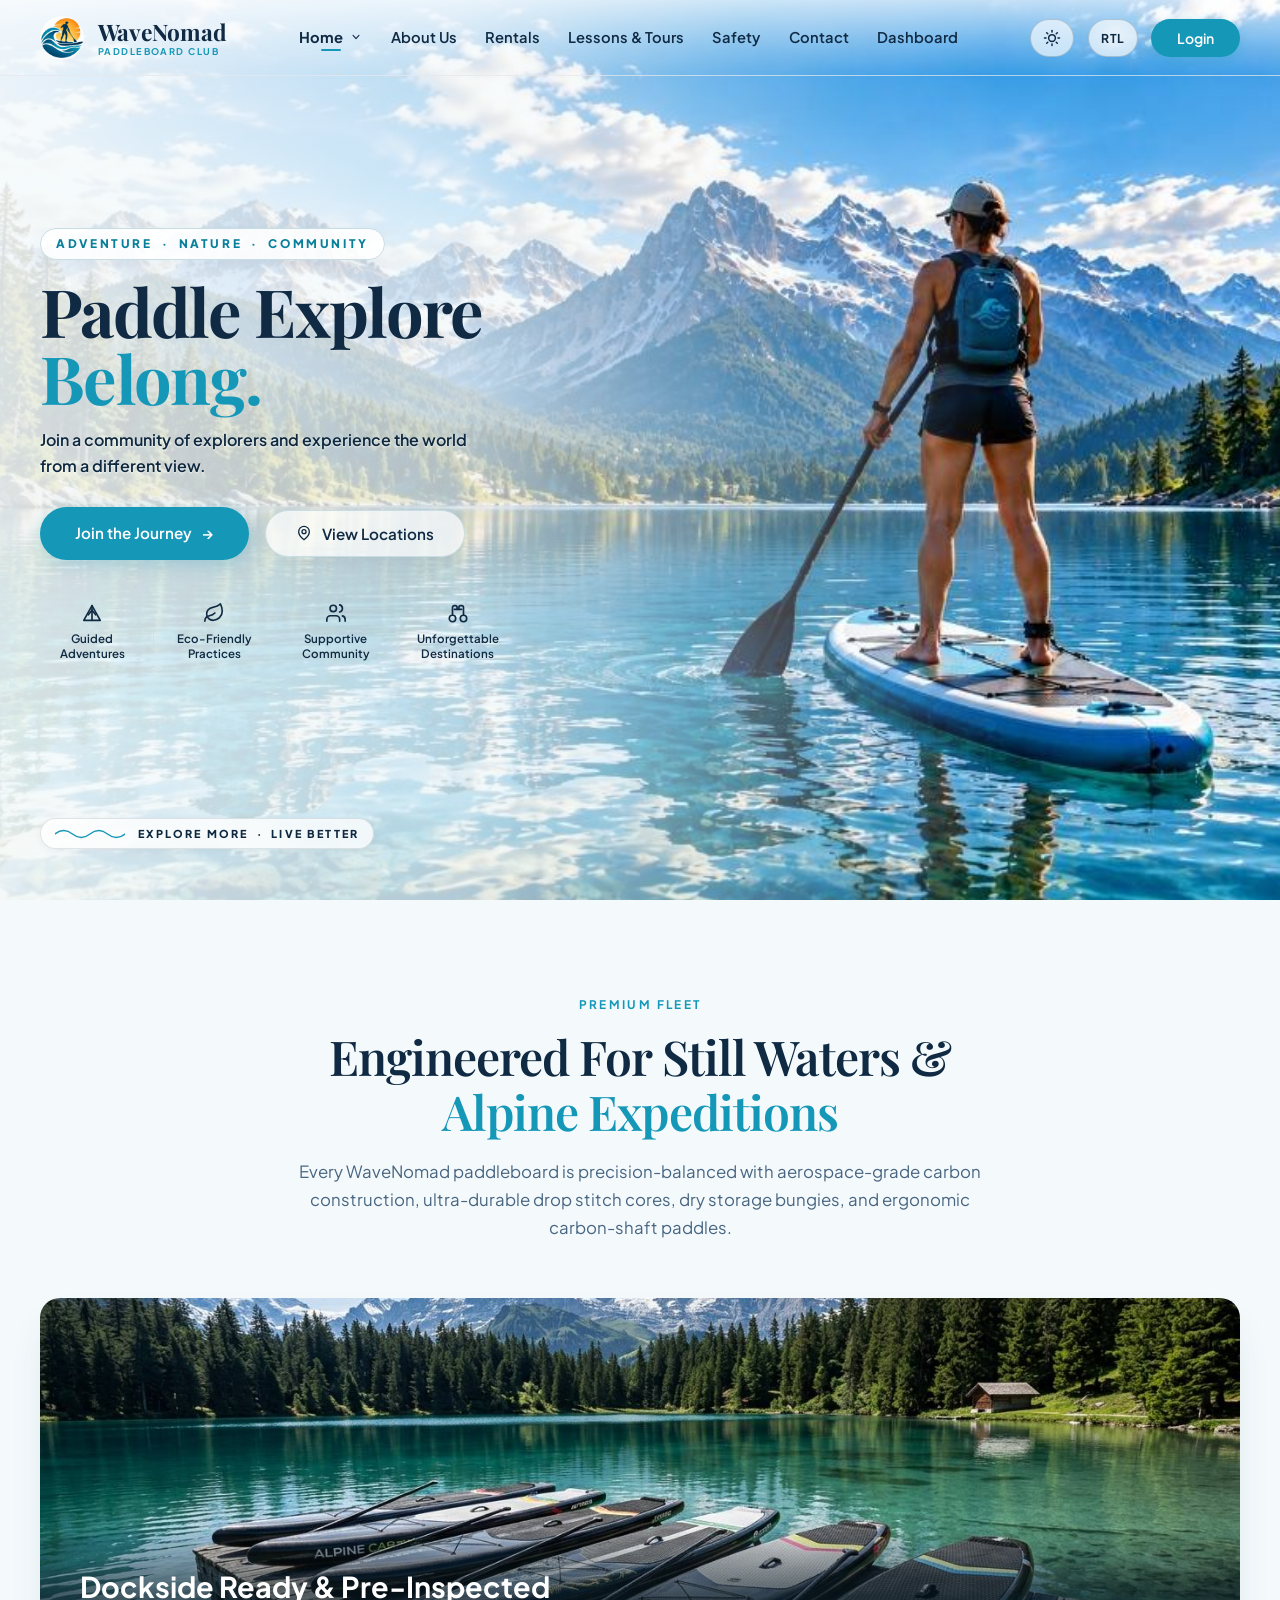
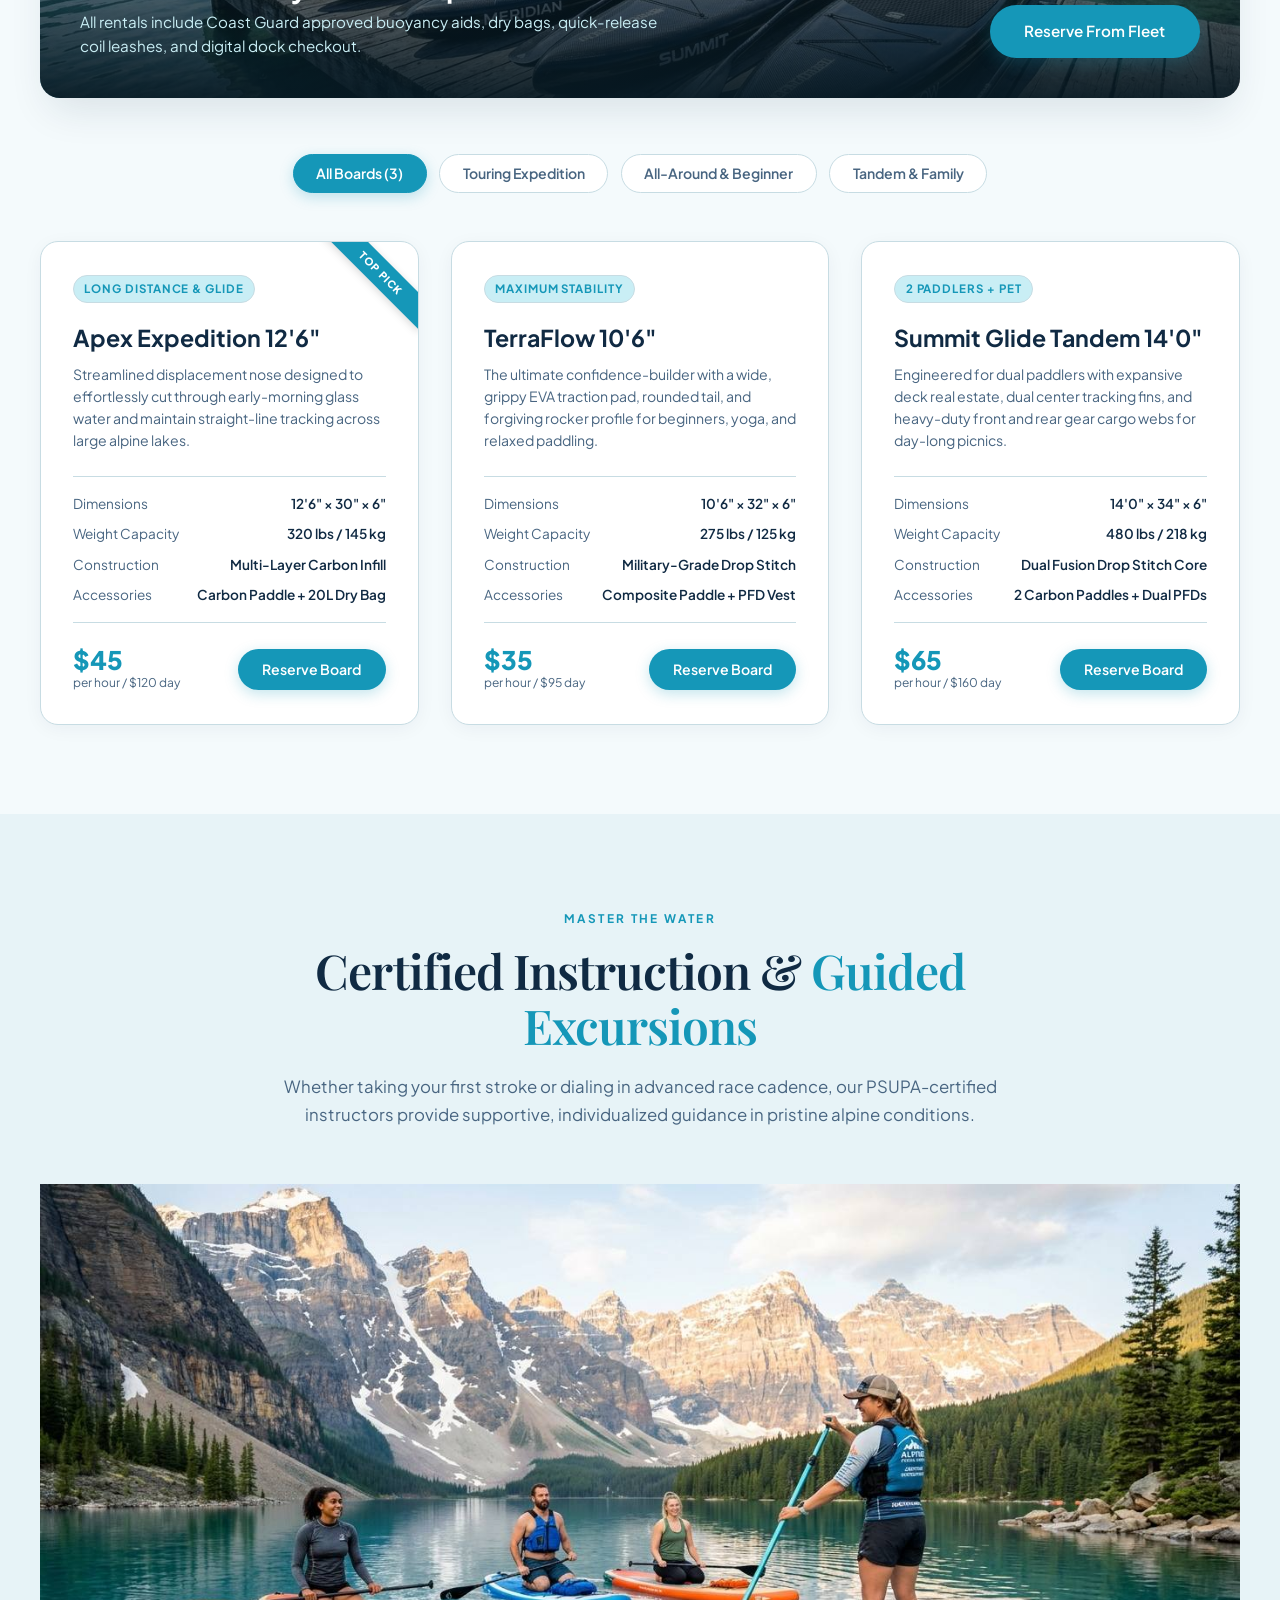
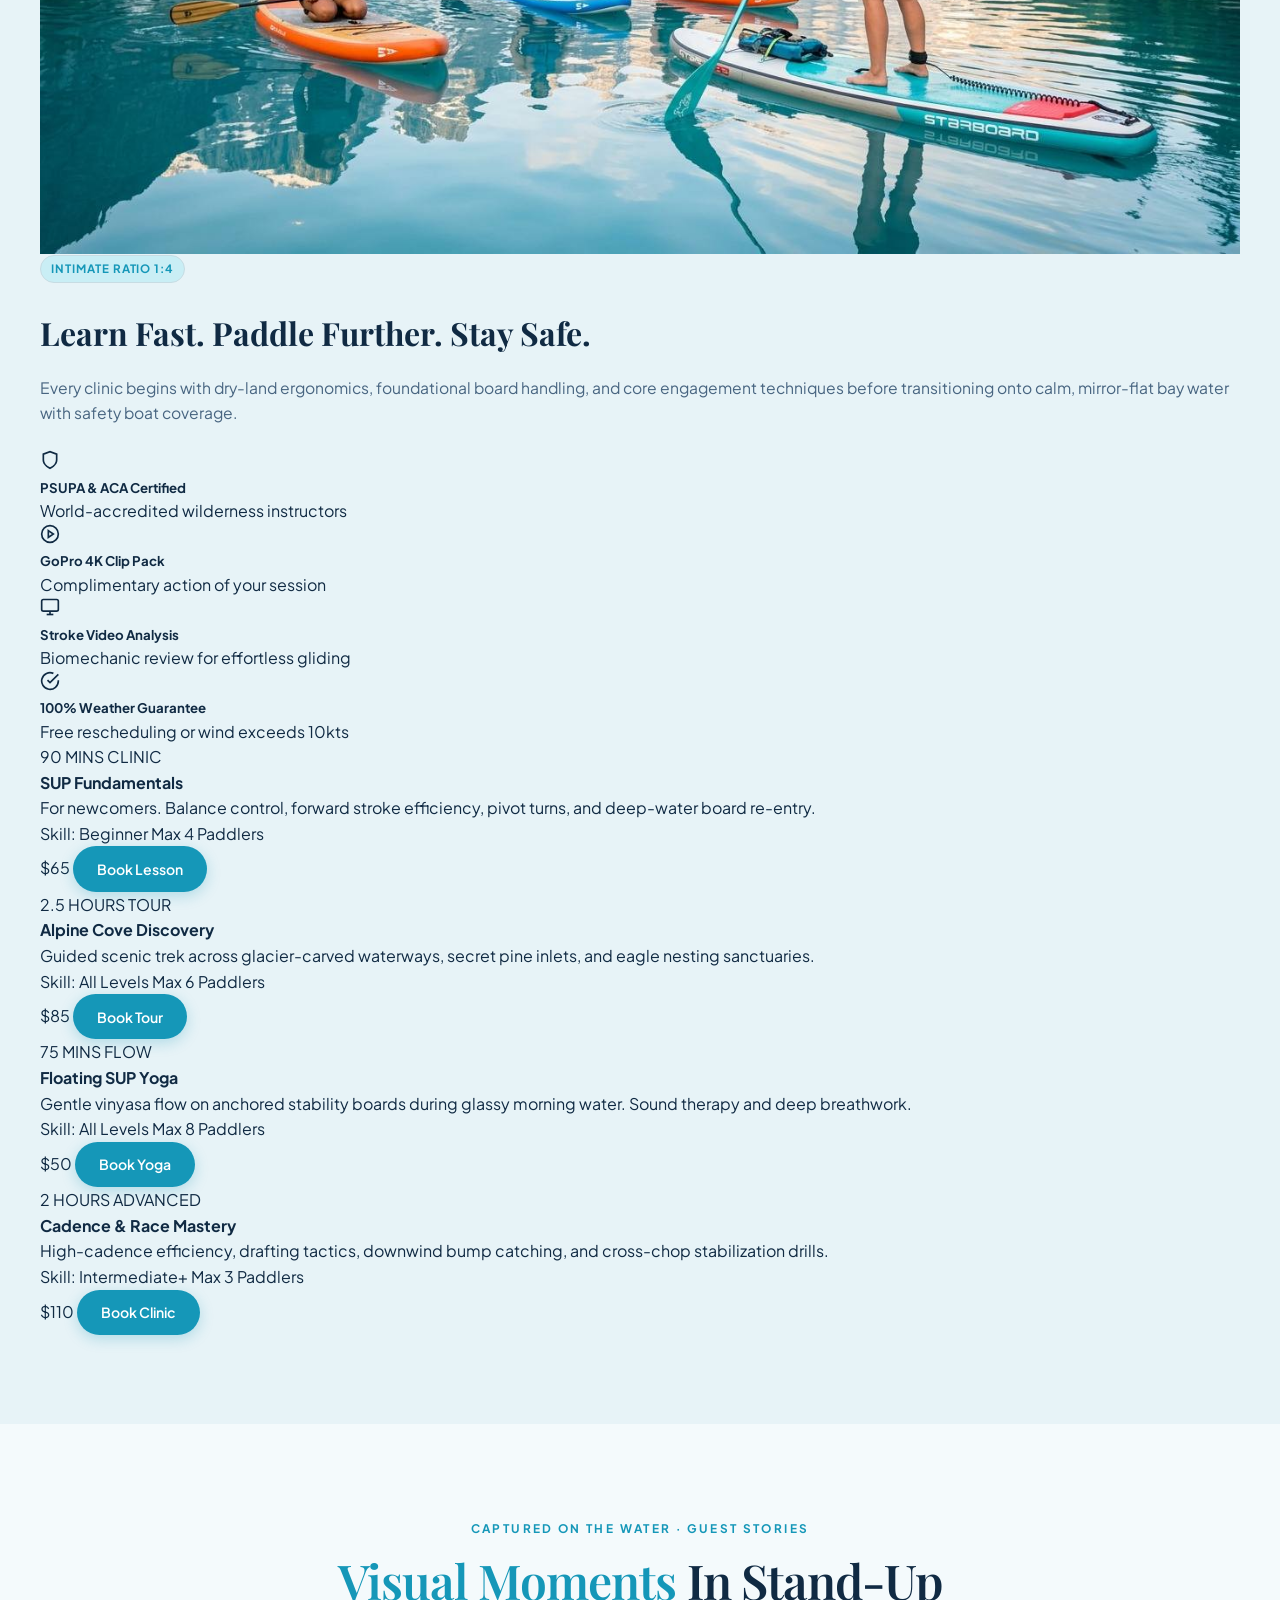
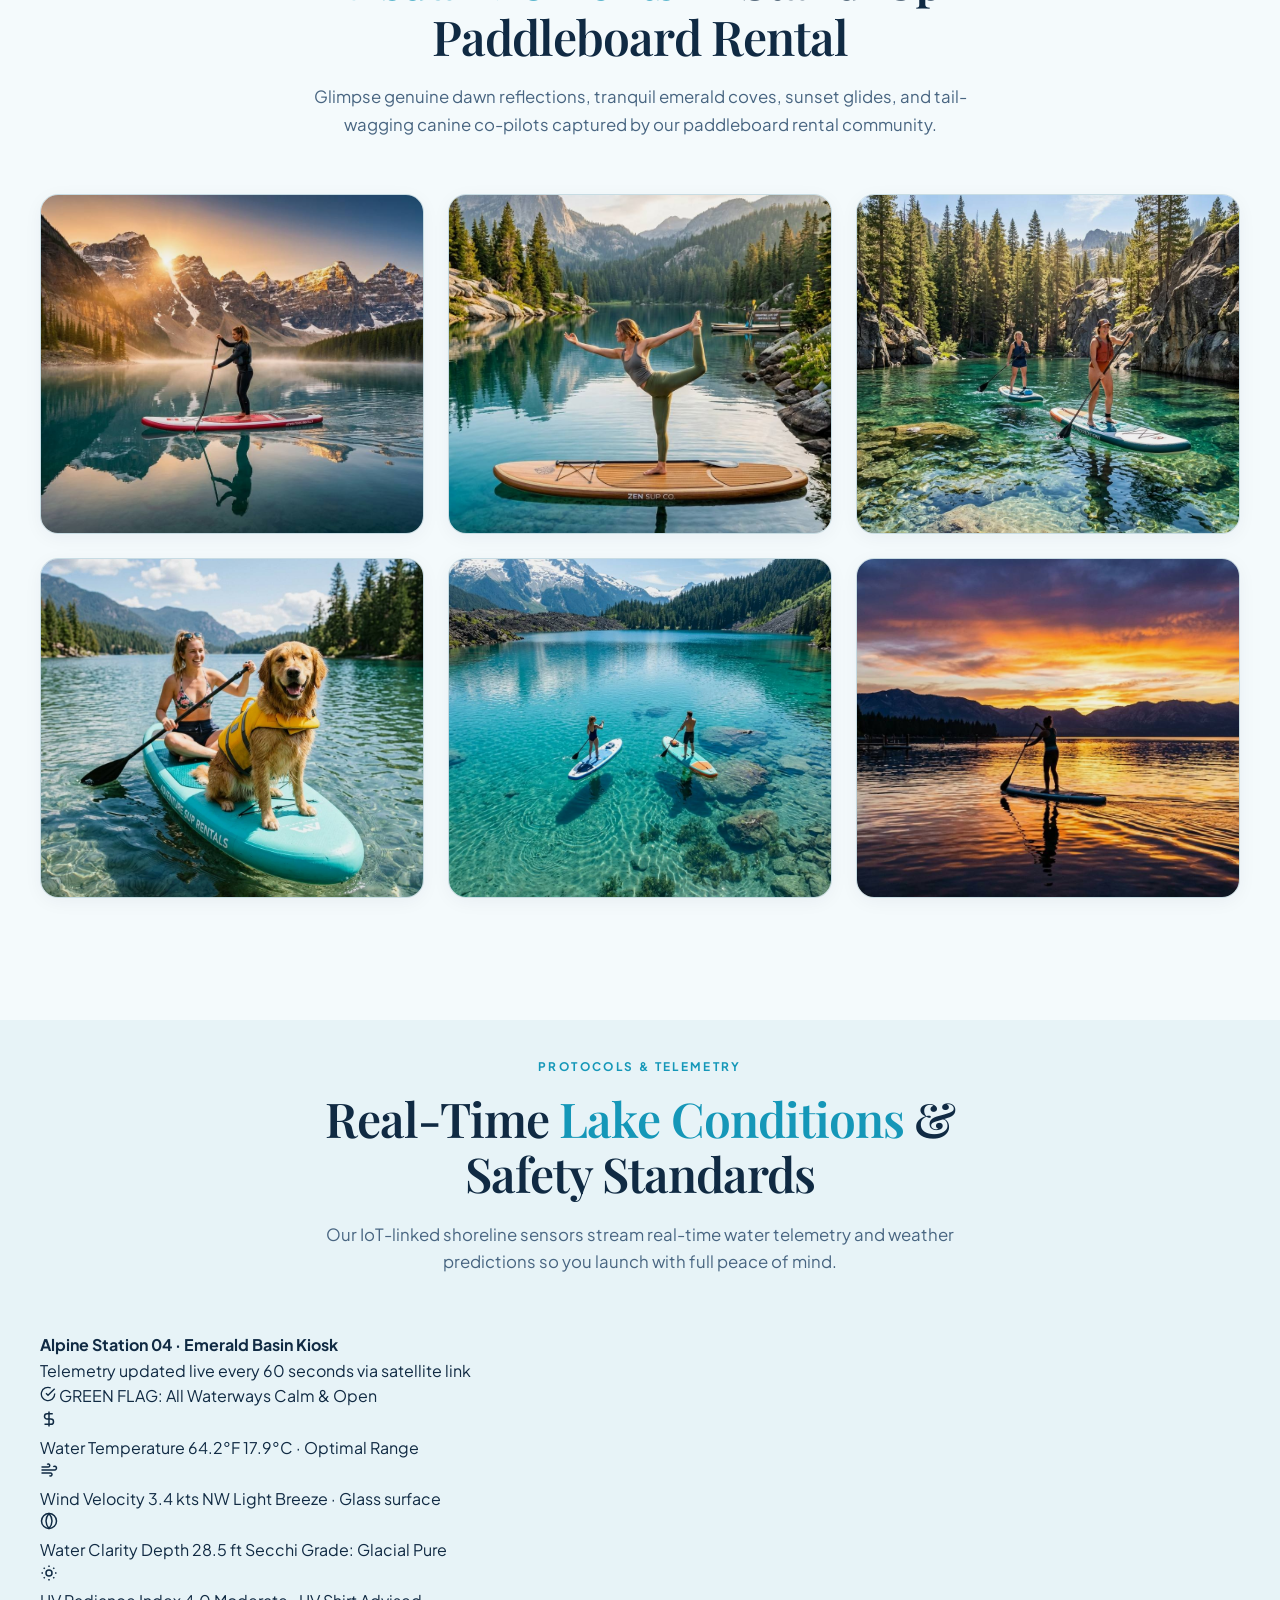
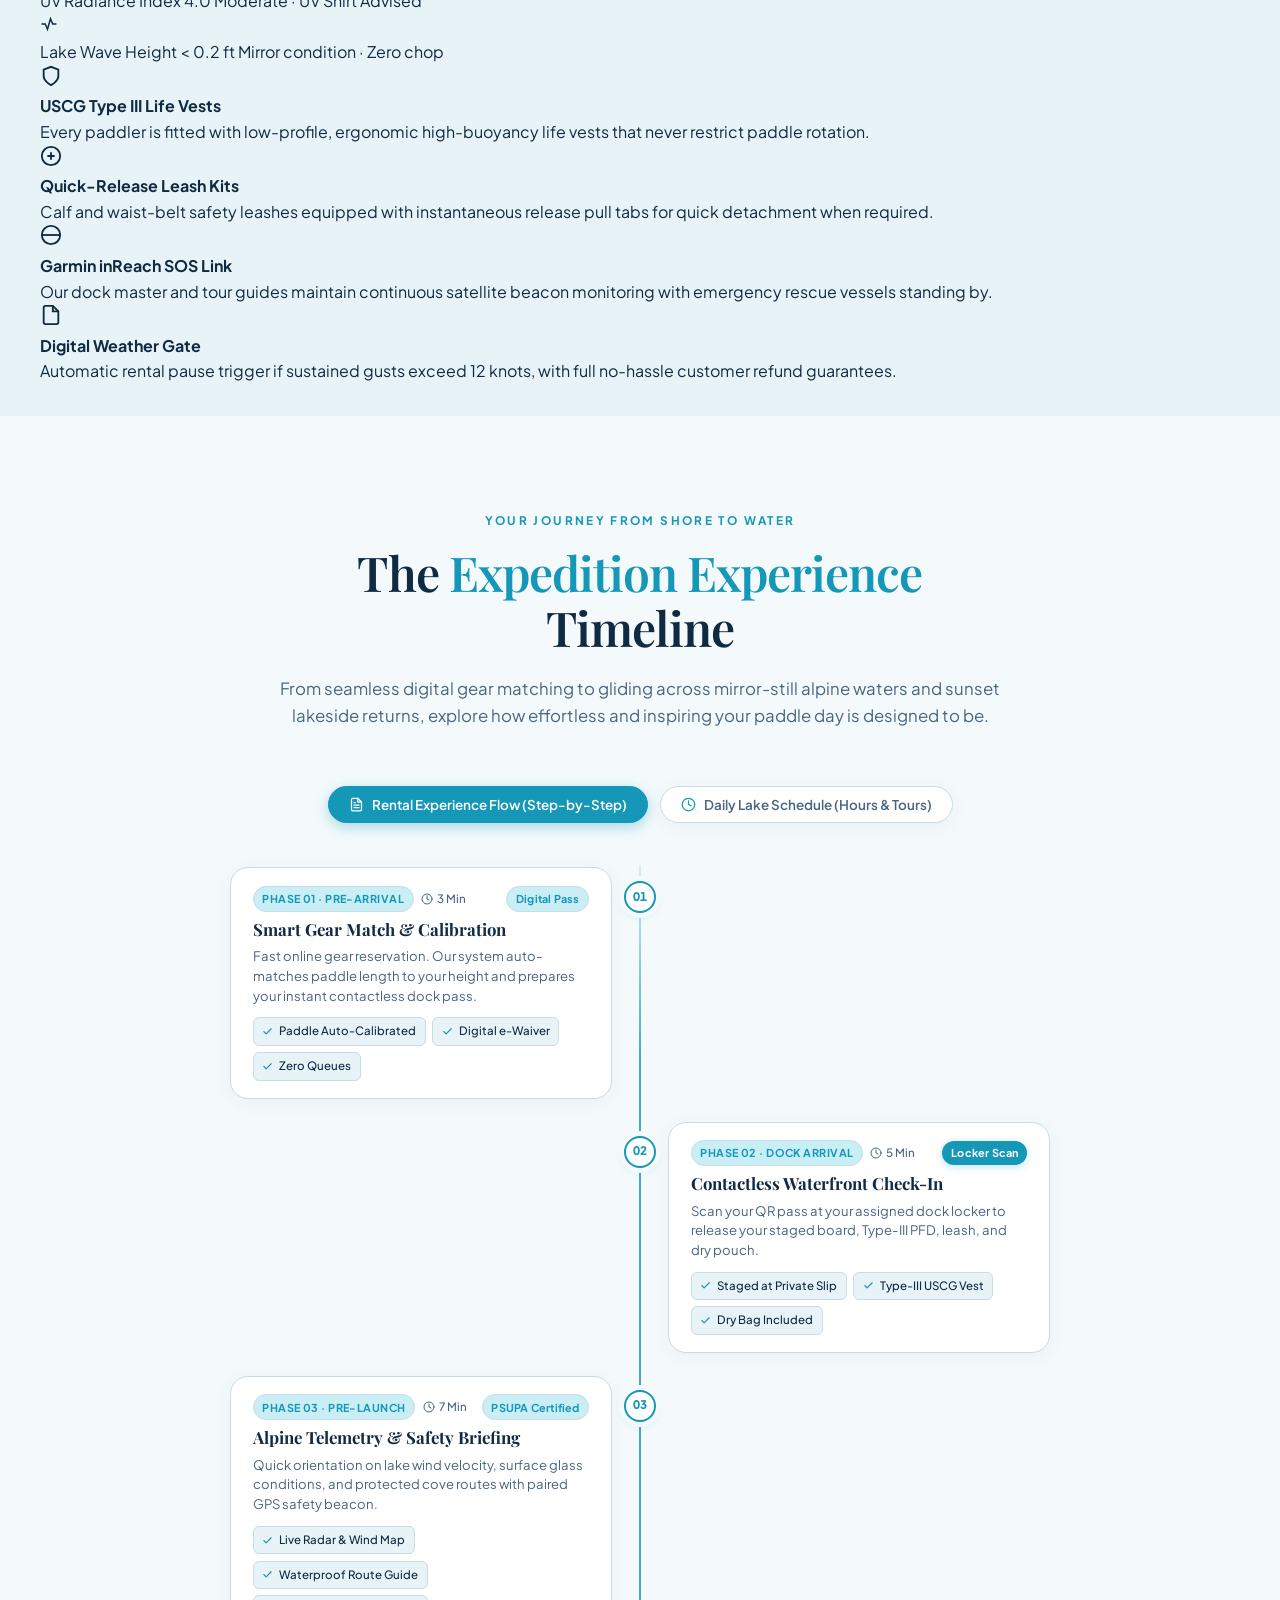
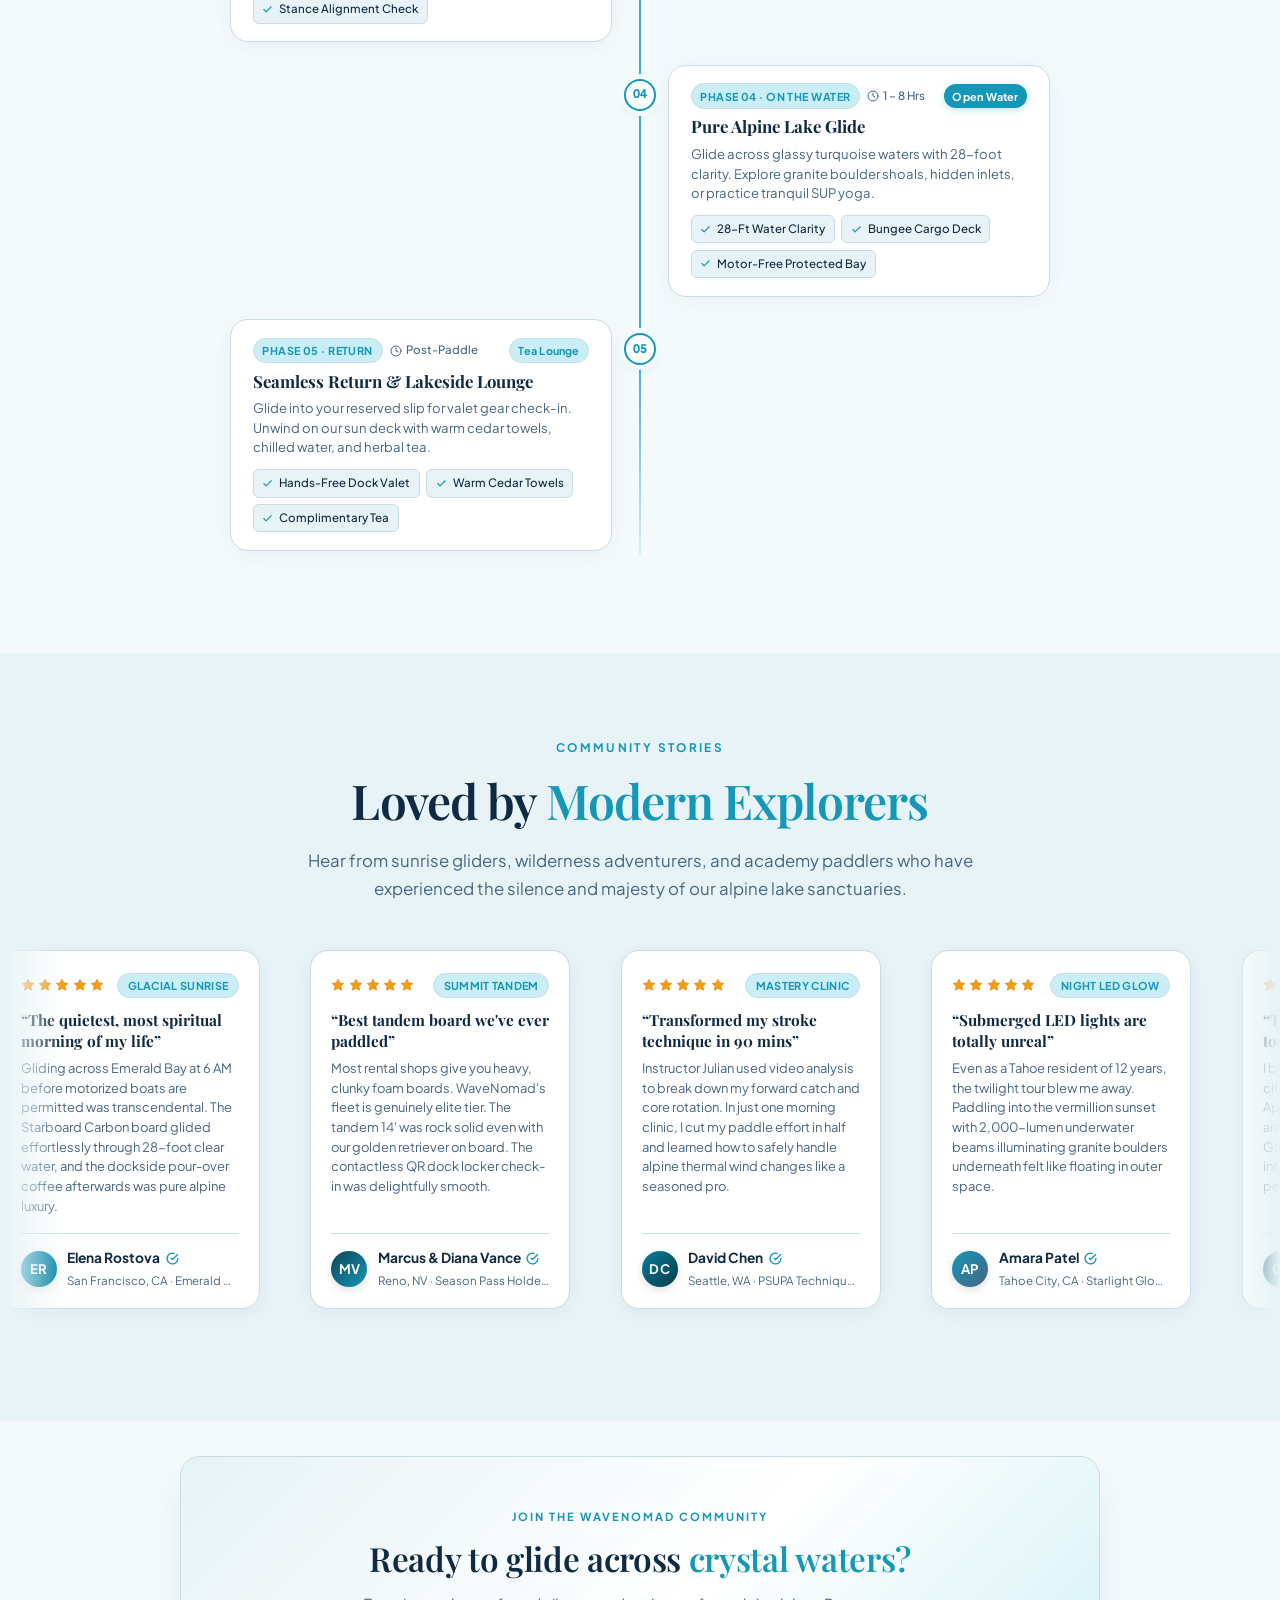
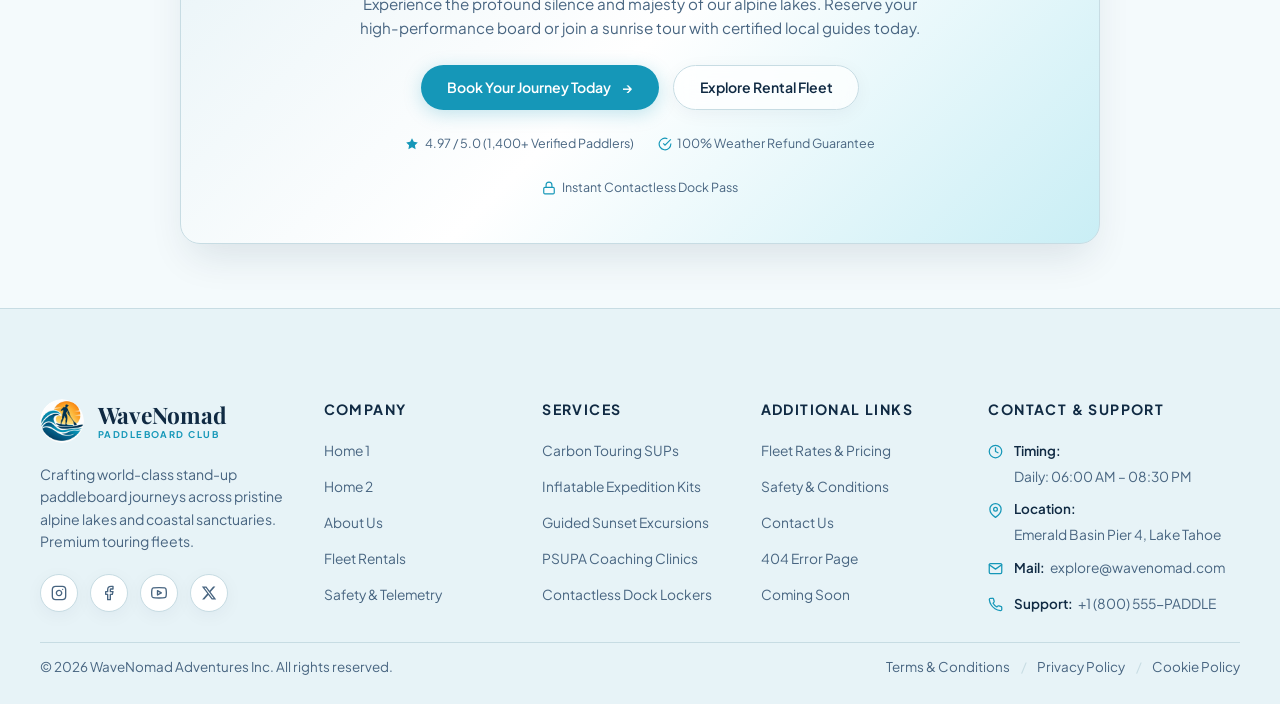
<file: index.html>
﻿<!DOCTYPE html>
<html lang="en">

<head>
    <meta charset="UTF-8">
    <meta name="viewport" content="width=device-width, initial-scale=1.0">
    <title>WaveNomad | Stand-Up Paddleboard Rental & Lessons</title>
    <meta name="description"
        content="WaveNomad offers luxury stand-up paddleboard rentals, certified alpine clinics, scenic lake expeditions, and real-time telemetry booking for modern outdoor explorers. Paddleboard Club.">
    <meta name="theme-color" content="#1597B8">

    <link rel="icon" type="image/png" href="assets/images/favicon.png">
    <link rel="apple-touch-icon" href="assets/images/logo.png">

    <link rel="preconnect" href="https://fonts.googleapis.com">
    <link rel="preconnect" href="https://fonts.gstatic.com" crossorigin>
    <link
        href="https://fonts.googleapis.com/css2?family=Caveat:wght@600;700&family=Playfair+Display:ital,wght@0,500;0,600;0,700;1,600&family=Plus+Jakarta+Sans:wght@300;400;500;600;700;800&display=swap"
        rel="stylesheet">

    <link rel="stylesheet" href="css/style.css">
</head>

<body>

    <header class="site-header" id="site-header">
        <div class="header-container">

            <a href="#home" class="brand-link" id="brand-logo" aria-label="WaveNomad Home">
                <div class="brand-emblem-circle">
                    <img src="assets/images/logo.png" alt="WaveNomad Logo" class="brand-emblem-img">
                </div>
                <div class="brand-text-group">
                    <span class="brand-name">WaveNomad</span>
                    <span class="brand-tagline">PADDLEBOARD CLUB</span>
                </div>
            </a>

            <nav aria-label="Main Navigation">
                <ul class="nav-menu" id="nav-menu">

                    <li class="nav-item dropdown" id="home-dropdown-item">
                        <a href="index.html#home" class="nav-link active" id="home-dropdown-btn" aria-haspopup="true"
                            aria-expanded="false">
                            <span>Home</span>
                            <svg class="dropdown-caret" viewBox="0 0 20 20" fill="currentColor" aria-hidden="true">
                                <path fill-rule="evenodd"
                                    d="M5.23 7.21a.75.75 0 011.06.02L10 11.168l3.71-3.938a.75.75 0 111.08 1.04l-4.25 4.5a.75.75 0 01-1.08 0l-4.25-4.5a.75.75 0 01.02-1.06z"
                                    clip-rule="evenodd" />
                            </svg>
                        </a>
                        <ul class="dropdown-menu" id="home-dropdown-menu">
                            <li>
                                <a href="index.html" class="dropdown-link active" id="home1-option">
                                    <div class="dropdown-title">
                                        <span>Home 1: Classic</span>
                                        <span class="dropdown-badge" id="home-active-badge">Active</span>
                                    </div>
                                    <span class="dropdown-desc">Crisp morning light &amp; turquoise waters</span>
                                </a>
                            </li>
                            <li>
                                <a href="home2.html" class="dropdown-link" id="home2-option">
                                    <div class="dropdown-title">
                                        <span>Home 2: Premium</span>
                                        <span class="dropdown-badge"
                                            style="background: rgba(16, 42, 67, 0.08); color: var(--secondary-text);">Explore</span>
                                    </div>
                                    <span class="dropdown-desc">Cinematic evening golden-hour glow</span>
                                </a>
                            </li>
                        </ul>
                    </li>

                    <li class="nav-item">
                        <a href="about.html" class="nav-link" id="nav-about-link">About Us</a>
                    </li>

                    <li class="nav-item">
                        <a href="rentals.html" class="nav-link" id="nav-rentals-link">Rentals</a>
                    </li>

                    <li class="nav-item">
                        <a href="lessons.html" class="nav-link" id="nav-lessons-link">Lessons &amp; Tours</a>
                    </li>

                    <li class="nav-item">
                        <a href="safety.html" class="nav-link" id="nav-safety-link">Safety</a>
                    </li>

                    <li class="nav-item">
                        <a href="contact.html" class="nav-link" id="nav-contact-link">Contact</a>
                    </li>

                    <li class="nav-item">
                        <a href="dashboard.html" class="nav-link" id="nav-dashboard-link">Dashboard</a>
                    </li>

                    <li class="nav-item nav-item-mobile-login">
                        <a href="login.html" class="nav-link nav-link-mobile-login" id="nav-mobile-login">
                            <svg width="16" height="16" viewBox="0 0 24 24" fill="none" stroke="currentColor"
                                stroke-width="2" stroke-linecap="round" stroke-linejoin="round">
                                <path d="M15 3h4a2 2 0 0 1 2 2v14a2 2 0 0 1-2 2h-4"></path>
                                <polyline points="10 17 15 12 10 7"></polyline>
                                <line x1="15" y1="12" x2="3" y2="12"></line>
                            </svg>
                            <span>Member Login</span>
                        </a>
                    </li>
                </ul>
            </nav>

            <div class="header-actions">

                <button class="action-control-btn theme-pill-btn" id="theme-toggle-btn"
                    aria-label="Toggle Light and Dark Mode" title="Toggle Light / Dark Mode">
                    <svg id="theme-icon-sun" class="theme-icon" viewBox="0 0 24 24" fill="none" stroke="currentColor"
                        stroke-width="2" stroke-linecap="round" stroke-linejoin="round">
                        <circle cx="12" cy="12" r="4.5"></circle>
                        <line x1="12" y1="2" x2="12" y2="4"></line>
                        <line x1="12" y1="20" x2="12" y2="22"></line>
                        <line x1="4.93" y1="4.93" x2="6.34" y2="6.34"></line>
                        <line x1="17.66" y1="17.66" x2="19.07" y2="19.07"></line>
                        <line x1="2" y1="12" x2="4" y2="12"></line>
                        <line x1="20" y1="12" x2="22" y2="12"></line>
                        <line x1="4.93" y1="19.07" x2="6.34" y2="17.66"></line>
                        <line x1="17.66" y1="6.34" x2="19.07" y2="4.93"></line>
                    </svg>
                    <svg id="theme-icon-moon" class="theme-icon" style="display: none;" viewBox="0 0 24 24" fill="none"
                        stroke="currentColor" stroke-width="2" stroke-linecap="round" stroke-linejoin="round">
                        <path d="M21 12.79A9 9 0 1 1 11.21 3 7 7 0 0 0 21 12.79z"></path>
                    </svg>
                </button>

                <button class="action-control-btn rtl-btn" id="lang-toggle-btn" aria-label="Toggle text direction"
                    title="Toggle text direction">
                    <span class="rtl-text-ltr">RTL</span>
                    <span class="rtl-text-rtl">LTR</span>
                </button>

                <button class="btn-header-login" id="nav-login-btn" aria-label="Open Member login">
                    <span>Login</span>
                </button>

                <button class="menu-toggle" id="menu-toggle" aria-label="Toggle navigation menu" aria-expanded="false">
                    <span></span>
                    <span></span>
                    <span></span>
                </button>
            </div>

        </div>
    </header>

    <main>
        <section class="hero-section" id="home">

            <div class="hero-canvas" aria-hidden="true">
                <img class="hero-bg-img hero-bg-light" src="assets/images/hero-light.jpg"
                    alt="Paddleboarder standing on stand-up paddleboard in crystal clear alpine lake in morning light"
                    fetchpriority="high">
                <img class="hero-bg-img hero-bg-dark" src="assets/images/hero-dark.jpg"
                    alt="Paddleboarder standing on stand-up paddleboard in tranquil alpine lake during golden-hour sunset"
                    loading="lazy">
                <div class="hero-overlay-mask"></div>
            </div>

            <div class="hero-inner">

                <div class="hero-content">

                    <div class="hero-eyebrow-text">
                        <span>ADVENTURE &nbsp;·&nbsp; NATURE &nbsp;·&nbsp; COMMUNITY</span>
                    </div>

                    <h1 class="hero-headline font-serif">
                        <span class="headline-word">Paddle Explore</span>
                        <span class="headline-word hero-headline-accent">Belong.</span>
                    </h1>

                    <p class="hero-description font-sans">
                        Join a community of explorers and experience the world from a different view.
                    </p>

                    <div class="hero-actions">
                        <a href="#rentals" class="cta-pill-primary" id="cta-join-journey">
                            <span>Join the Journey</span>
                            <span class="cta-arrow" aria-hidden="true">→</span>
                        </a>

                        <button class="cta-pill-secondary" id="hero-dashboard-btn" type="button">
                            <svg class="cta-pin-icon" width="16" height="16" viewBox="0 0 24 24" fill="none"
                                stroke="currentColor" stroke-width="2" stroke-linecap="round" stroke-linejoin="round"
                                aria-hidden="true">
                                <path d="M20 10c0 6-8 12-8 12s-8-6-8-12a8 8 0 0 1 16 0Z"></path>
                                <circle cx="12" cy="10" r="3"></circle>
                            </svg>
                            <span>View Locations</span>
                        </button>
                    </div>

                    <div class="hero-features-inline">
                        <div class="feature-col">
                            <div class="feature-icon" aria-hidden="true">
                                <svg viewBox="0 0 24 24" fill="none" stroke="currentColor" stroke-width="1.8"
                                    stroke-linecap="round" stroke-linejoin="round">
                                    <path d="M3 20L12 4l9 16H3z" />
                                    <path d="M12 4v16" />
                                    <path d="M8 14l4-5 4 5" />
                                </svg>
                            </div>
                            <span class="feature-name">Guided<br>Adventures</span>
                        </div>

                        <div class="feature-divider" aria-hidden="true"></div>

                        <div class="feature-col">
                            <div class="feature-icon" aria-hidden="true">
                                <svg viewBox="0 0 24 24" fill="none" stroke="currentColor" stroke-width="1.8"
                                    stroke-linecap="round" stroke-linejoin="round">
                                    <path
                                        d="M11 20A7 7 0 0 1 9.8 6.1C15.5 5 17 4.48 19 2c1 2 2 4.18 2 8 0 5.5-4.78 10-10 10Z" />
                                    <path d="M2 21c0-3 1.85-5.36 5.08-6C9.5 14.52 12 13 13 12" />
                                </svg>
                            </div>
                            <span class="feature-name">Eco-Friendly<br>Practices</span>
                        </div>

                        <div class="feature-divider" aria-hidden="true"></div>

                        <div class="feature-col">
                            <div class="feature-icon" aria-hidden="true">
                                <svg viewBox="0 0 24 24" fill="none" stroke="currentColor" stroke-width="1.8"
                                    stroke-linecap="round" stroke-linejoin="round">
                                    <path d="M16 21v-2a4 4 0 0 0-4-4H6a4 4 0 0 0-4 4v2" />
                                    <circle cx="9" cy="7" r="3.5" />
                                    <path d="M22 21v-2a4 4 0 0 0-3-3.87" />
                                    <path d="M16 3.13a4 4 0 0 1 0 7.75" />
                                </svg>
                            </div>
                            <span class="feature-name">Supportive<br>Community</span>
                        </div>

                        <div class="feature-divider" aria-hidden="true"></div>

                        <div class="feature-col">
                            <div class="feature-icon" aria-hidden="true">
                                <svg viewBox="0 0 24 24" fill="none" stroke="currentColor" stroke-width="1.8"
                                    stroke-linecap="round" stroke-linejoin="round">
                                    <circle cx="6" cy="18" r="3.5" />
                                    <circle cx="18" cy="18" r="3.5" />
                                    <path d="M6 14.5V6a2 2 0 0 1 2-2h1a2 2 0 0 1 2 2v2" />
                                    <path d="M18 14.5V6a2 2 0 0 0-2-2h-1a2 2 0 0 0-2 2v2" />
                                    <line x1="8" y1="8" x2="16" y2="8" />
                                </svg>
                            </div>
                            <span class="feature-name">Unforgettable<br>Destinations</span>
                        </div>
                    </div>

                </div>

                <div class="hero-spacer"></div>

            </div>

            <div class="hero-bottom-bar">
                <div class="bottom-bar-left">
                    <svg class="sine-wave-svg" viewBox="0 0 100 20" fill="none" stroke="currentColor" stroke-width="2"
                        stroke-linecap="round">
                        <path d="M0 10 Q12.5 0 25 10 T50 10 T75 10 T100 10" />
                    </svg>
                    <span class="bottom-bar-tagline">EXPLORE MORE &nbsp;·&nbsp; LIVE BETTER</span>
                </div>

            </div>

        </section>

        <section class="section-wrap" id="rentals">
            <div class="section-container">

                <div class="section-header">
                    <span class="section-eyebrow"> PREMIUM FLEET</span>
                    <h2 class="section-headline font-serif">Engineered For Still Waters &amp; <span
                            class="section-headline-accent">Alpine Expeditions</span></h2>
                    <p class="section-desc font-sans">
                        Every WaveNomad paddleboard is precision-balanced with aerospace-grade carbon construction,
                        ultra-durable
                        drop stitch cores, dry storage bungies, and ergonomic carbon-shaft paddles.
                    </p>
                </div>

                <div class="fleet-hero-banner">
                    <img src="assets/images/rentals-fleet.jpg"
                        alt="Row of high-performance carbon fiber stand-up paddleboards lined on wooden dock by turquoise alpine lake"
                        loading="lazy">
                    <div class="fleet-banner-overlay">
                        <div class="fleet-banner-content">
                            <h3>Dockside Ready &amp; Pre-Inspected</h3>
                            <p>All rentals include Coast Guard approved buoyancy aids, dry bags, quick-release coil
                                leashes, and
                                digital dock checkout.</p>
                        </div>
                        <a href="#booking" class="cta-pill-primary">Reserve From Fleet</a>
                    </div>
                </div>

                <div class="fleet-filter-bar">
                    <button class="fleet-filter-btn active" data-filter="all">All Boards (3)</button>
                    <button class="fleet-filter-btn" data-filter="touring">Touring Expedition</button>
                    <button class="fleet-filter-btn" data-filter="allaround">All-Around &amp; Beginner</button>
                    <button class="fleet-filter-btn" data-filter="tandem">Tandem &amp; Family</button>
                </div>

                <div class="rentals-grid">

                    <article class="board-card featured-card" data-category="touring">
                        <div>
                            <span class="board-badge">LONG DISTANCE &amp; GLIDE</span>
                            <h3 class="board-card-title">Apex Expedition 12'6"</h3>
                            <p class="board-card-desc">
                                Streamlined displacement nose designed to effortlessly cut through early-morning glass
                                water and
                                maintain straight-line tracking across large alpine lakes.
                            </p>
                            <ul class="board-specs-list">
                                <li class="board-spec-row">
                                    <span class="spec-label">Dimensions</span>
                                    <span class="spec-val">12'6" × 30" × 6"</span>
                                </li>
                                <li class="board-spec-row">
                                    <span class="spec-label">Weight Capacity</span>
                                    <span class="spec-val">320 lbs / 145 kg</span>
                                </li>
                                <li class="board-spec-row">
                                    <span class="spec-label">Construction</span>
                                    <span class="spec-val">Multi-Layer Carbon Infill</span>
                                </li>
                                <li class="board-spec-row">
                                    <span class="spec-label">Accessories</span>
                                    <span class="spec-val">Carbon Paddle + 20L Dry Bag</span>
                                </li>
                            </ul>
                        </div>
                        <div class="board-card-footer">
                            <div class="board-pricing">
                                <span class="board-price-amount">$45</span>
                                <span class="board-price-unit">per hour / $120 day</span>
                            </div>
                            <button class="btn-card-reserve" data-board="apex">Reserve Board</button>
                        </div>
                    </article>

                    <article class="board-card" data-category="allaround">
                        <div>
                            <span class="board-badge">MAXIMUM STABILITY</span>
                            <h3 class="board-card-title">TerraFlow 10'6"</h3>
                            <p class="board-card-desc">
                                The ultimate confidence-builder with a wide, grippy EVA traction pad, rounded tail, and
                                forgiving rocker
                                profile for beginners, yoga, and relaxed paddling.
                            </p>
                            <ul class="board-specs-list">
                                <li class="board-spec-row">
                                    <span class="spec-label">Dimensions</span>
                                    <span class="spec-val">10'6" × 32" × 6"</span>
                                </li>
                                <li class="board-spec-row">
                                    <span class="spec-label">Weight Capacity</span>
                                    <span class="spec-val">275 lbs / 125 kg</span>
                                </li>
                                <li class="board-spec-row">
                                    <span class="spec-label">Construction</span>
                                    <span class="spec-val">Military-Grade Drop Stitch</span>
                                </li>
                                <li class="board-spec-row">
                                    <span class="spec-label">Accessories</span>
                                    <span class="spec-val">Composite Paddle + PFD Vest</span>
                                </li>
                            </ul>
                        </div>
                        <div class="board-card-footer">
                            <div class="board-pricing">
                                <span class="board-price-amount">$35</span>
                                <span class="board-price-unit">per hour / $95 day</span>
                            </div>
                            <button class="btn-card-reserve" data-board="terraflow">Reserve Board</button>
                        </div>
                    </article>

                    <article class="board-card" data-category="tandem">
                        <div>
                            <span class="board-badge">2 PADDLERS + PET</span>
                            <h3 class="board-card-title">Summit Glide Tandem 14'0"</h3>
                            <p class="board-card-desc">
                                Engineered for dual paddlers with expansive deck real estate, dual center tracking fins,
                                and heavy-duty
                                front and rear gear cargo webs for day-long picnics.
                            </p>
                            <ul class="board-specs-list">
                                <li class="board-spec-row">
                                    <span class="spec-label">Dimensions</span>
                                    <span class="spec-val">14'0" × 34" × 6"</span>
                                </li>
                                <li class="board-spec-row">
                                    <span class="spec-label">Weight Capacity</span>
                                    <span class="spec-val">480 lbs / 218 kg</span>
                                </li>
                                <li class="board-spec-row">
                                    <span class="spec-label">Construction</span>
                                    <span class="spec-val">Dual Fusion Drop Stitch Core</span>
                                </li>
                                <li class="board-spec-row">
                                    <span class="spec-label">Accessories</span>
                                    <span class="spec-val">2 Carbon Paddles + Dual PFDs</span>
                                </li>
                            </ul>
                        </div>
                        <div class="board-card-footer">
                            <div class="board-pricing">
                                <span class="board-price-amount">$65</span>
                                <span class="board-price-unit">per hour / $160 day</span>
                            </div>
                            <button class="btn-card-reserve" data-board="tandem">Reserve Board</button>
                        </div>
                    </article>

                </div>
            </div>
        </section>

        <section class="section-wrap alt-bg" id="lessons">
            <div class="section-container">

                <div class="section-header">
                    <span class="section-eyebrow"> MASTER THE WATER</span>
                    <h2 class="section-headline font-serif">Certified Instruction &amp; <span
                            class="section-headline-accent">Guided Excursions</span></h2>
                    <p class="section-desc font-sans">
                        Whether taking your first stroke or dialing in advanced race cadence, our PSUPA-certified
                        instructors
                        provide supportive, individualized guidance in pristine alpine conditions.
                    </p>
                </div>

                <div class="lessons-hero-grid">
                    <div class="lessons-media-card">
                        <img src="assets/images/lessons-tour.jpg"
                            alt="Certified instructor guiding a small group of paddleboarders on calm turquoise lake surrounded by mountains"
                            loading="lazy">
                    </div>

                    <div class="lessons-copy-col">
                        <span class="board-badge">INTIMATE RATIO 1:4</span>
                        <h3 style="font-size: 2rem; font-weight: 700; margin: 0.5rem 0 1rem; color: var(--primary-text);"
                            class="font-serif">
                            Learn Fast. Paddle Further. Stay Safe.
                        </h3>
                        <p
                            style="color: var(--secondary-text); font-size: 0.98rem; line-height: 1.65; margin-bottom: 1.5rem;">
                            Every clinic begins with dry-land ergonomics, foundational board handling, and core
                            engagement techniques
                            before transitioning onto calm, mirror-flat bay water with safety boat coverage.
                        </p>

                        <div class="academy-perks-grid">
                            <div class="perk-item">
                                <div class="perk-icon">
                                    <svg width="20" height="20" viewBox="0 0 24 24" fill="none" stroke="currentColor"
                                        stroke-width="2">
                                        <path d="M12 22s8-4 8-10V5l-8-3-8 3v7c0 6 8 10 8 10z" />
                                    </svg>
                                </div>
                                <div class="perk-text">
                                    <h5>PSUPA &amp; ACA Certified</h5>
                                    <p>World-accredited wilderness instructors</p>
                                </div>
                            </div>

                            <div class="perk-item">
                                <div class="perk-icon">
                                    <svg width="20" height="20" viewBox="0 0 24 24" fill="none" stroke="currentColor"
                                        stroke-width="2">
                                        <circle cx="12" cy="12" r="10"></circle>
                                        <polygon points="10 8 16 12 10 16 10 8"></polygon>
                                    </svg>
                                </div>
                                <div class="perk-text">
                                    <h5>GoPro 4K Clip Pack</h5>
                                    <p>Complimentary action of your session</p>
                                </div>
                            </div>

                            <div class="perk-item">
                                <div class="perk-icon">
                                    <svg width="20" height="20" viewBox="0 0 24 24" fill="none" stroke="currentColor"
                                        stroke-width="2">
                                        <rect x="2" y="3" width="20" height="14" rx="2" ry="2"></rect>
                                        <line x1="8" y1="21" x2="16" y2="21"></line>
                                        <line x1="12" y1="17" x2="12" y2="21"></line>
                                    </svg>
                                </div>
                                <div class="perk-text">
                                    <h5>Stroke Video Analysis</h5>
                                    <p>Biomechanic review for effortless gliding</p>
                                </div>
                            </div>

                            <div class="perk-item">
                                <div class="perk-icon">
                                    <svg width="20" height="20" viewBox="0 0 24 24" fill="none" stroke="currentColor"
                                        stroke-width="2">
                                        <path d="M22 11.08V12a10 10 0 1 1-5.93-9.14"></path>
                                        <polyline points="22 4 12 14.01 9 11.01"></polyline>
                                    </svg>
                                </div>
                                <div class="perk-text">
                                    <h5>100% Weather Guarantee</h5>
                                    <p>Free rescheduling or wind exceeds 10kts</p>
                                </div>
                            </div>
                        </div>

                    </div>
                </div>

                <div class="tours-card-grid">

                    <div class="tour-card">
                        <div class="tour-card-header">
                            <span class="tour-duration-badge">90 MINS CLINIC</span>
                            <h4 class="tour-card-title">SUP Fundamentals</h4>
                            <p class="tour-card-desc">For newcomers. Balance control, forward stroke efficiency, pivot
                                turns, and
                                deep-water board re-entry.</p>
                        </div>
                        <div>
                            <div class="tour-meta-row">
                                <span>Skill: Beginner</span>
                                <span>Max 4 Paddlers</span>
                            </div>
                            <div class="tour-card-bottom">
                                <span class="tour-price">$65</span>
                                <a href="#booking" class="btn-card-reserve">Book Lesson</a>
                            </div>
                        </div>
                    </div>

                    <div class="tour-card">
                        <div class="tour-card-header">
                            <span class="tour-duration-badge">2.5 HOURS TOUR</span>
                            <h4 class="tour-card-title">Alpine Cove Discovery</h4>
                            <p class="tour-card-desc">Guided scenic trek across glacier-carved waterways, secret pine
                                inlets, and
                                eagle nesting sanctuaries.</p>
                        </div>
                        <div>
                            <div class="tour-meta-row">
                                <span>Skill: All Levels</span>
                                <span>Max 6 Paddlers</span>
                            </div>
                            <div class="tour-card-bottom">
                                <span class="tour-price">$85</span>
                                <a href="#booking" class="btn-card-reserve">Book Tour</a>
                            </div>
                        </div>
                    </div>

                    <div class="tour-card">
                        <div class="tour-card-header">
                            <span class="tour-duration-badge">75 MINS FLOW</span>
                            <h4 class="tour-card-title">Floating SUP Yoga</h4>
                            <p class="tour-card-desc">Gentle vinyasa flow on anchored stability boards during glassy
                                morning water.
                                Sound therapy and deep breathwork.</p>
                        </div>
                        <div>
                            <div class="tour-meta-row">
                                <span>Skill: All Levels</span>
                                <span>Max 8 Paddlers</span>
                            </div>
                            <div class="tour-card-bottom">
                                <span class="tour-price">$50</span>
                                <a href="#booking" class="btn-card-reserve">Book Yoga</a>
                            </div>
                        </div>
                    </div>

                    <div class="tour-card">
                        <div class="tour-card-header">
                            <span class="tour-duration-badge">2 HOURS ADVANCED</span>
                            <h4 class="tour-card-title">Cadence &amp; Race Mastery</h4>
                            <p class="tour-card-desc">High-cadence efficiency, drafting tactics, downwind bump catching,
                                and
                                cross-chop stabilization drills.</p>
                        </div>
                        <div>
                            <div class="tour-meta-row">
                                <span>Skill: Intermediate+</span>
                                <span>Max 3 Paddlers</span>
                            </div>
                            <div class="tour-card-bottom">
                                <span class="tour-price">$110</span>
                                <a href="#booking" class="btn-card-reserve">Book Clinic</a>
                            </div>
                        </div>
                    </div>

                </div>

            </div>
        </section>

        <section class="section-wrap" id="visual-moments" data-section="visual-moments">
            <div class="section-container">

                <div class="section-header">
                    <span class="section-eyebrow">CAPTURED ON THE WATER · GUEST STORIES</span>
                    <h2 class="section-headline font-serif"><span class="section-headline-accent">Visual Moments</span>
                        In Stand-Up Paddleboard Rental</h2>
                    <p class="section-desc font-sans">
                        Glimpse genuine dawn reflections, tranquil emerald coves, sunset glides, and tail-wagging canine
                        co-pilots
                        captured by our paddleboard rental community.
                    </p>
                </div>

                <div class="moments-bento-grid" id="moments-grid">

                    <article class="moment-card" data-category="calm" data-index="0">
                        <div class="moment-media-wrapper" role="button" tabindex="0"
                            aria-label="View photo: Mirror Stillness and Alpine Sunburst">
                            <img src="assets/images/moment-sunrise-glide.jpg"
                                alt="Stand-up paddleboarder gliding across calm mirror-like alpine lake with misty sunrise sunburst"
                                class="moment-img" loading="lazy">
                            <div class="moment-overlay"></div>

                            <div class="moment-badges-top">
                                <span class="moment-badge badge-sunrise">
                                    <svg width="14" height="14" viewBox="0 0 24 24" fill="none" stroke="currentColor"
                                        stroke-width="2" aria-hidden="true">
                                        <circle cx="12" cy="12" r="5" />
                                        <line x1="12" y1="1" x2="12" y2="3" />
                                        <line x1="12" y1="21" x2="12" y2="23" />
                                        <line x1="4.22" y1="4.22" x2="5.64" y2="5.64" />
                                        <line x1="18.36" y1="18.36" x2="19.78" y2="19.78" />
                                        <line x1="1" y1="12" x2="3" y2="12" />
                                        <line x1="21" y1="12" x2="23" y2="12" />
                                        <line x1="4.22" y1="19.78" x2="5.64" y2="18.36" />
                                        <line x1="18.36" y1="5.64" x2="19.78" y2="4.22" />
                                    </svg>
                                    06:15 AM Dawn Patrol
                                </span>
                                <span class="moment-condition-pill">Glass Water · 62°F</span>
                            </div>

                            <div class="moment-actions-float">
                                <button class="moment-like-btn" type="button" aria-label="Like this photo"
                                    data-likes="148">
                                    <svg class="heart-icon" viewBox="0 0 24 24" width="14" height="14" fill="none"
                                        stroke="currentColor" stroke-width="2" aria-hidden="true">
                                        <path
                                            d="M20.84 4.61a5.5 5.5 0 0 0-7.78 0L12 5.67l-1.06-1.06a5.5 5.5 0 0 0-7.78 7.78l1.06 1.06L12 21.23l7.78-7.78 1.06-1.06a5.5 5.5 0 0 0 0-7.78z">
                                        </path>
                                    </svg>
                                    <span class="like-count">148</span>
                                </button>
                                <button class="moment-expand-btn" type="button" aria-label="Open full visual preview"
                                    data-index="0">
                                    <svg width="15" height="15" viewBox="0 0 24 24" fill="none" stroke="currentColor"
                                        stroke-width="2" aria-hidden="true">
                                        <polyline points="15 3 21 3 21 9"></polyline>
                                        <polyline points="9 21 3 21 3 15"></polyline>
                                        <line x1="21" y1="3" x2="14" y2="10"></line>
                                        <line x1="3" y1="21" x2="10" y2="14"></line>
                                    </svg>
                                </button>
                            </div>

                            <div class="moment-card-content">
                                <div class="moment-location-row">
                                    <svg width="14" height="14" viewBox="0 0 24 24" fill="none" stroke="currentColor"
                                        stroke-width="2" aria-hidden="true">
                                        <path d="M21 10c0 7-9 13-9 13s-9-6-9-13a9 9 0 0 1 18 0z" />
                                        <circle cx="12" cy="10" r="3" />
                                    </svg>
                                    <span>Glacial Peak Lake · Emerald Cove</span>
                                </div>
                                <h3 class="moment-title font-serif">Mirror Stillness &amp; Alpine Sunburst</h3>
                                <p class="moment-snippet">
                                    "Rented the Apex Carbon 12'6 at first light. Total mirror glass water and alpine
                                    silence. Absolutely
                                    spiritual."
                                </p>
                                <div class="moment-meta-row">
                                    <span class="moment-gear-tag">Board: Apex Carbon Touring 12'6"</span>
                                    <span class="moment-paddler">Paddler: Sarah T.</span>
                                </div>
                            </div>
                        </div>
                    </article>

                    <article class="moment-card" data-category="wellness" data-index="1">
                        <div class="moment-media-wrapper" role="button" tabindex="0"
                            aria-label="View photo: Morning Prana and Balance">
                            <img src="assets/images/moment-sup-yoga.jpg"
                                alt="Woman practicing yoga dancer pose on paddleboard on crystal clear mountain lake"
                                class="moment-img" loading="lazy">
                            <div class="moment-overlay"></div>

                            <div class="moment-badges-top">
                                <span class="moment-badge badge-wellness">
                                    <svg width="14" height="14" viewBox="0 0 24 24" fill="none" stroke="currentColor"
                                        stroke-width="2" aria-hidden="true">
                                        <circle cx="12" cy="12" r="10" />
                                        <circle cx="12" cy="12" r="4" />
                                    </svg>
                                    SUP Yoga Flow
                                </span>
                                <span class="moment-condition-pill">Still Air</span>
                            </div>

                            <div class="moment-actions-float">
                                <button class="moment-like-btn" type="button" aria-label="Like this photo"
                                    data-likes="194">
                                    <svg class="heart-icon" viewBox="0 0 24 24" width="14" height="14" fill="none"
                                        stroke="currentColor" stroke-width="2" aria-hidden="true">
                                        <path
                                            d="M20.84 4.61a5.5 5.5 0 0 0-7.78 0L12 5.67l-1.06-1.06a5.5 5.5 0 0 0-7.78 7.78l1.06 1.06L12 21.23l7.78-7.78 1.06-1.06a5.5 5.5 0 0 0 0-7.78z">
                                        </path>
                                    </svg>
                                    <span class="like-count">194</span>
                                </button>
                                <button class="moment-expand-btn" type="button" aria-label="Open full visual preview"
                                    data-index="1">
                                    <svg width="15" height="15" viewBox="0 0 24 24" fill="none" stroke="currentColor"
                                        stroke-width="2" aria-hidden="true">
                                        <polyline points="15 3 21 3 21 9"></polyline>
                                        <polyline points="9 21 3 21 3 15"></polyline>
                                        <line x1="21" y1="3" x2="14" y2="10"></line>
                                        <line x1="3" y1="21" x2="10" y2="14"></line>
                                    </svg>
                                </button>
                            </div>

                            <div class="moment-card-content">
                                <div class="moment-location-row">
                                    <svg width="14" height="14" viewBox="0 0 24 24" fill="none" stroke="currentColor"
                                        stroke-width="2" aria-hidden="true">
                                        <path d="M21 10c0 7-9 13-9 13s-9-6-9-13a9 9 0 0 1 18 0z" />
                                        <circle cx="12" cy="10" r="3" />
                                    </svg>
                                    <span>Whispering Pines Cove</span>
                                </div>
                                <h3 class="moment-title font-serif">Morning Prana &amp; Balance</h3>
                                <p class="moment-snippet">
                                    "The extra 34-inch beam on the Zen Bamboo board made warrior poses feel like
                                    floating on cloud nine."
                                </p>
                                <div class="moment-meta-row">
                                    <span class="moment-gear-tag">Board: Zen Bamboo All-Around 10'8"</span>
                                    <span class="moment-paddler">Instructor: Maya L.</span>
                                </div>
                            </div>
                        </div>
                    </article>

                    <article class="moment-card" data-category="cove" data-index="2">
                        <div class="moment-media-wrapper" role="button" tabindex="0"
                            aria-label="View photo: Hidden Granite Waters">
                            <img src="assets/images/moment-cove-explore.jpg"
                                alt="Two paddleboarders paddling through crystal clear green granite canyon water"
                                class="moment-img" loading="lazy">
                            <div class="moment-overlay"></div>

                            <div class="moment-badges-top">
                                <span class="moment-badge badge-cove">
                                    <svg width="14" height="14" viewBox="0 0 24 24" fill="none" stroke="currentColor"
                                        stroke-width="2" aria-hidden="true">
                                        <polygon points="3 11 22 2 13 21 11 13 3 11" />
                                    </svg>
                                    Secret Narrows
                                </span>
                                <span class="moment-condition-pill">25ft Clarity</span>
                            </div>

                            <div class="moment-actions-float">
                                <button class="moment-like-btn" type="button" aria-label="Like this photo"
                                    data-likes="167">
                                    <svg class="heart-icon" viewBox="0 0 24 24" width="14" height="14" fill="none"
                                        stroke="currentColor" stroke-width="2" aria-hidden="true">
                                        <path
                                            d="M20.84 4.61a5.5 5.5 0 0 0-7.78 0L12 5.67l-1.06-1.06a5.5 5.5 0 0 0-7.78 7.78l1.06 1.06L12 21.23l7.78-7.78 1.06-1.06a5.5 5.5 0 0 0 0-7.78z">
                                        </path>
                                    </svg>
                                    <span class="like-count">167</span>
                                </button>
                                <button class="moment-expand-btn" type="button" aria-label="Open full visual preview"
                                    data-index="2">
                                    <svg width="15" height="15" viewBox="0 0 24 24" fill="none" stroke="currentColor"
                                        stroke-width="2" aria-hidden="true">
                                        <polyline points="15 3 21 3 21 9"></polyline>
                                        <polyline points="9 21 3 21 3 15"></polyline>
                                        <line x1="21" y1="3" x2="14" y2="10"></line>
                                        <line x1="3" y1="21" x2="10" y2="14"></line>
                                    </svg>
                                </button>
                            </div>

                            <div class="moment-card-content">
                                <div class="moment-location-row">
                                    <svg width="14" height="14" viewBox="0 0 24 24" fill="none" stroke="currentColor"
                                        stroke-width="2" aria-hidden="true">
                                        <path d="M21 10c0 7-9 13-9 13s-9-6-9-13a9 9 0 0 1 18 0z" />
                                        <circle cx="12" cy="10" r="3" />
                                    </svg>
                                    <span>Granite Canyon Passage</span>
                                </div>
                                <h3 class="moment-title font-serif">Hidden Granite Waters</h3>
                                <p class="moment-snippet">
                                    "Only accessible by paddleboard. Water so crystalline you see trout swimming beneath
                                    your fins."
                                </p>
                                <div class="moment-meta-row">
                                    <span class="moment-gear-tag">Kit: Touring Discovery Duo</span>
                                    <span class="moment-paddler">Guests: Chloe &amp; Marcus</span>
                                </div>
                            </div>
                        </div>
                    </article>

                    <article class="moment-card" data-category="community" data-index="3">
                        <div class="moment-media-wrapper" role="button" tabindex="0"
                            aria-label="View photo: First Mate Barnaby">
                            <img src="assets/images/moment-dog-pilot.jpg"
                                alt="Smiling golden retriever in life jacket sitting on inflatable SUP board on clear lake"
                                class="moment-img" loading="lazy">
                            <div class="moment-overlay"></div>

                            <div class="moment-badges-top">
                                <span class="moment-badge badge-pup">
                                    <svg width="14" height="14" viewBox="0 0 24 24" fill="none" stroke="currentColor"
                                        stroke-width="2" aria-hidden="true">
                                        <circle cx="12" cy="12" r="3" />
                                        <circle cx="6" cy="8" r="2" />
                                        <circle cx="18" cy="8" r="2" />
                                        <circle cx="9" cy="16" r="2" />
                                        <circle cx="15" cy="16" r="2" />
                                    </svg>
                                    Dog-Friendly Approved
                                </span>
                                <span class="moment-condition-pill">Tail Wags 100%</span>
                            </div>

                            <div class="moment-actions-float">
                                <button class="moment-like-btn" type="button" aria-label="Like this photo"
                                    data-likes="312">
                                    <svg class="heart-icon" viewBox="0 0 24 24" width="14" height="14" fill="none"
                                        stroke="currentColor" stroke-width="2" aria-hidden="true">
                                        <path
                                            d="M20.84 4.61a5.5 5.5 0 0 0-7.78 0L12 5.67l-1.06-1.06a5.5 5.5 0 0 0-7.78 7.78l1.06 1.06L12 21.23l7.78-7.78 1.06-1.06a5.5 5.5 0 0 0 0-7.78z">
                                        </path>
                                    </svg>
                                    <span class="like-count">312</span>
                                </button>
                                <button class="moment-expand-btn" type="button" aria-label="Open full visual preview"
                                    data-index="3">
                                    <svg width="15" height="15" viewBox="0 0 24 24" fill="none" stroke="currentColor"
                                        stroke-width="2" aria-hidden="true">
                                        <polyline points="15 3 21 3 21 9"></polyline>
                                        <polyline points="9 21 3 21 3 15"></polyline>
                                        <line x1="21" y1="3" x2="14" y2="10"></line>
                                        <line x1="3" y1="21" x2="10" y2="14"></line>
                                    </svg>
                                </button>
                            </div>

                            <div class="moment-card-content">
                                <div class="moment-location-row">
                                    <svg width="14" height="14" viewBox="0 0 24 24" fill="none" stroke="currentColor"
                                        stroke-width="2" aria-hidden="true">
                                        <path d="M21 10c0 7-9 13-9 13s-9-6-9-13a9 9 0 0 1 18 0z" />
                                        <circle cx="12" cy="10" r="3" />
                                    </svg>
                                    <span>Sunnyside Sandy Shallows</span>
                                </div>
                                <h3 class="moment-title font-serif">First Mate Barnaby</h3>
                                <p class="moment-snippet">
                                    "WaveNomad gave us a free pup PFD and claw-guard deck pad. Barnaby didn't want to
                                    get off!"
                                </p>
                                <div class="moment-meta-row">
                                    <span class="moment-gear-tag">Board: Voyager Inflatable 11'0"</span>
                                    <span class="moment-paddlers">Guests: Emma &amp; Barnaby</span>
                                </div>
                            </div>
                        </div>
                    </article>

                    <article class="moment-card" data-category="calm" data-index="4">
                        <div class="moment-media-wrapper" role="button" tabindex="0"
                            aria-label="View photo: Floating in Liquid Glass">
                            <img src="assets/images/moment-aerial-view.jpg"
                                alt="Aerial drone view of two paddleboards floating on turquoise clear alpine water"
                                class="moment-img" loading="lazy">
                            <div class="moment-overlay"></div>

                            <div class="moment-badges-top">
                                <span class="moment-badge badge-aerial">
                                    <svg width="14" height="14" viewBox="0 0 24 24" fill="none" stroke="currentColor"
                                        stroke-width="2" aria-hidden="true">
                                        <circle cx="12" cy="12" r="3" />
                                        <circle cx="12" cy="12" r="8" />
                                        <line x1="12" y1="2" x2="12" y2="4" />
                                        <line x1="12" y1="20" x2="12" y2="22" />
                                    </svg>
                                    Aerial Drone View
                                </span>
                                <span class="moment-condition-pill">Zero Currents</span>
                            </div>

                            <div class="moment-actions-float">
                                <button class="moment-like-btn" type="button" aria-label="Like this photo"
                                    data-likes="228">
                                    <svg class="heart-icon" viewBox="0 0 24 24" width="14" height="14" fill="none"
                                        stroke="currentColor" stroke-width="2" aria-hidden="true">
                                        <path
                                            d="M20.84 4.61a5.5 5.5 0 0 0-7.78 0L12 5.67l-1.06-1.06a5.5 5.5 0 0 0-7.78 7.78l1.06 1.06L12 21.23l7.78-7.78 1.06-1.06a5.5 5.5 0 0 0 0-7.78z">
                                        </path>
                                    </svg>
                                    <span class="like-count">228</span>
                                </button>
                                <button class="moment-expand-btn" type="button" aria-label="Open full visual preview"
                                    data-index="4">
                                    <svg width="15" height="15" viewBox="0 0 24 24" fill="none" stroke="currentColor"
                                        stroke-width="2" aria-hidden="true">
                                        <polyline points="15 3 21 3 21 9"></polyline>
                                        <polyline points="9 21 3 21 3 15"></polyline>
                                        <line x1="21" y1="3" x2="14" y2="10"></line>
                                        <line x1="3" y1="21" x2="10" y2="14"></line>
                                    </svg>
                                </button>
                            </div>

                            <div class="moment-card-content">
                                <div class="moment-location-row">
                                    <svg width="14" height="14" viewBox="0 0 24 24" fill="none" stroke="currentColor"
                                        stroke-width="2" aria-hidden="true">
                                        <path d="M21 10c0 7-9 13-9 13s-9-6-9-13a9 9 0 0 1 18 0z" />
                                        <circle cx="12" cy="10" r="3" />
                                    </svg>
                                    <span>Alpine Basin Shallows</span>
                                </div>
                                <h3 class="moment-title font-serif">Floating in Liquid Glass</h3>
                                <p class="moment-snippet">
                                    "Looking down from the bluff, the rental boards looked like they were suspended
                                    weightlessly in
                                    mid-air."
                                </p>
                                <div class="moment-meta-row">
                                    <span class="moment-gear-tag">Boards: Twin Apex Touring Fleet</span>
                                    <span class="moment-paddlers">Paddlers: Dave &amp; Julian</span>
                                </div>
                            </div>
                        </div>
                    </article>

                    <article class="moment-card" data-category="sunset" data-index="5">
                        <div class="moment-media-wrapper" role="button" tabindex="0"
                            aria-label="View photo: Vermillion Skies and Twilight Calm">
                            <img src="assets/images/moment-sunset-glow.jpg"
                                alt="Paddleboarder silhouette at sunset with vivid orange and magenta sky reflected on lake"
                                class="moment-img" loading="lazy">
                            <div class="moment-overlay"></div>

                            <div class="moment-badges-top">
                                <span class="moment-badge badge-sunset">
                                    <svg width="14" height="14" viewBox="0 0 24 24" fill="none" stroke="currentColor"
                                        stroke-width="2" aria-hidden="true">
                                        <path d="M17 18a5 5 0 0 0-10 0" />
                                        <line x1="12" y1="2" x2="12" y2="9" />
                                        <line x1="4.22" y1="10.22" x2="5.64" y2="11.64" />
                                        <line x1="1" y1="18" x2="3" y2="18" />
                                        <line x1="21" y1="18" x2="23" y2="18" />
                                        <line x1="18.36" y1="11.64" x2="19.78" y2="10.22" />
                                        <line x1="23" y1="22" x2="1" y2="22" />
                                    </svg>
                                    Golden Hour Twilight
                                </span>
                                <span class="moment-condition-pill">Sub-Hull LED Glow</span>
                            </div>

                            <div class="moment-actions-float">
                                <button class="moment-like-btn" type="button" aria-label="Like this photo"
                                    data-likes="287">
                                    <svg class="heart-icon" viewBox="0 0 24 24" width="14" height="14" fill="none"
                                        stroke="currentColor" stroke-width="2" aria-hidden="true">
                                        <path
                                            d="M20.84 4.61a5.5 5.5 0 0 0-7.78 0L12 5.67l-1.06-1.06a5.5 5.5 0 0 0-7.78 7.78l1.06 1.06L12 21.23l7.78-7.78 1.06-1.06a5.5 5.5 0 0 0 0-7.78z">
                                        </path>
                                    </svg>
                                    <span class="like-count">287</span>
                                </button>
                                <button class="moment-expand-btn" type="button" aria-label="Open full visual preview"
                                    data-index="5">
                                    <svg width="15" height="15" viewBox="0 0 24 24" fill="none" stroke="currentColor"
                                        stroke-width="2" aria-hidden="true">
                                        <polyline points="15 3 21 3 21 9"></polyline>
                                        <polyline points="9 21 3 21 3 15"></polyline>
                                        <line x1="21" y1="3" x2="14" y2="10"></line>
                                        <line x1="3" y1="21" x2="10" y2="14"></line>
                                    </svg>
                                </button>
                            </div>

                            <div class="moment-card-content">
                                <div class="moment-location-row">
                                    <svg width="14" height="14" viewBox="0 0 24 24" fill="none" stroke="currentColor"
                                        stroke-width="2" aria-hidden="true">
                                        <path d="M21 10c0 7-9 13-9 13s-9-6-9-13a9 9 0 0 1 18 0z" />
                                        <circle cx="12" cy="10" r="3" />
                                    </svg>
                                    <span>Sunset Point Rental Dock</span>
                                </div>
                                <h3 class="moment-title font-serif">Vermillion Skies &amp; Twilight Calm</h3>
                                <p class="moment-snippet">
                                    "Ended our 4-hour rental right as the sky ignited. The dock crew handed us warm
                                    spiced cider as we
                                    came in."
                                </p>
                                <div class="moment-meta-row">
                                    <span class="moment-gear-tag">Board: Solstice Twilight Edition</span>
                                    <span class="moment-paddlers">Paddler: Alicia R.</span>
                                </div>
                            </div>
                        </div>
                    </article>

                </div>

            </div>
        </section>

        <div class="moment-lightbox-modal" id="moment-lightbox" role="dialog" aria-modal="true" aria-hidden="true">
            <div class="lightbox-backdrop" id="lightbox-backdrop"></div>
            <div class="lightbox-dialog">
                <button class="lightbox-close-btn" id="lightbox-close" type="button" aria-label="Close modal">
                    <svg width="22" height="22" viewBox="0 0 24 24" fill="none" stroke="currentColor" stroke-width="2"
                        aria-hidden="true">
                        <line x1="18" y1="6" x2="6" y2="18"></line>
                        <line x1="6" y1="6" x2="18" y2="18"></line>
                    </svg>
                </button>
                <button class="lightbox-nav-btn btn-prev" id="lightbox-prev" type="button" aria-label="Previous photo">
                    <svg width="22" height="22" viewBox="0 0 24 24" fill="none" stroke="currentColor" stroke-width="2"
                        aria-hidden="true">
                        <polyline points="15 18 9 12 15 6"></polyline>
                    </svg>
                </button>
                <button class="lightbox-nav-btn btn-next" id="lightbox-next" type="button" aria-label="Next photo">
                    <svg width="22" height="22" viewBox="0 0 24 24" fill="none" stroke="currentColor" stroke-width="2"
                        aria-hidden="true">
                        <polyline points="9 18 15 12 9 6"></polyline>
                    </svg>
                </button>

                <div class="lightbox-content-wrap">
                    <div class="lightbox-media">
                        <img src="assets/images/moment-sunrise-glide.jpg" alt="Enlarged visual moment" id="lightbox-img"
                            class="lightbox-image">
                    </div>
                    <div class="lightbox-info-pane">
                        <div>
                            <div class="lightbox-header-row">
                                <span class="lightbox-badge" id="lightbox-badge">Featured Moment</span>
                                <div class="lightbox-counter" id="lightbox-counter">1 / 6</div>
                            </div>
                            <h3 class="lightbox-title font-serif" id="lightbox-title">Title Here</h3>
                            <div class="lightbox-location" id="lightbox-location">
                                <svg width="14" height="14" viewBox="0 0 24 24" fill="none" stroke="currentColor"
                                    stroke-width="2" aria-hidden="true">
                                    <path d="M21 10c0 7-9 13-9 13s-9-6-9-13a9 9 0 0 1 18 0z" />
                                    <circle cx="12" cy="10" r="3" />
                                </svg>
                                <span id="lightbox-loc-text">Location</span>
                            </div>
                            <p class="lightbox-desc" id="lightbox-desc">Description</p>

                            <div class="lightbox-details-grid">
                                <div class="lb-detail-card">
                                    <span class="lb-d-label">Board Model</span>
                                    <span class="lb-d-val" id="lightbox-board">Apex Carbon 12'6"</span>
                                </div>
                                <div class="lb-detail-card">
                                    <span class="lb-d-label">Water &amp; Weather</span>
                                    <span class="lb-d-val" id="lightbox-conditions">Glass Water · 62°F</span>
                                </div>
                                <div class="lb-detail-card">
                                    <span class="lb-d-label">Paddler</span>
                                    <span class="lb-d-val" id="lightbox-paddler">Guest</span>
                                </div>
                            </div>
                        </div>

                        <div class="lightbox-footer-actions">
                            <button class="lightbox-like-btn" id="lightbox-like-btn" type="button">
                                <svg width="18" height="18" viewBox="0 0 24 24" fill="none" stroke="currentColor"
                                    stroke-width="2" aria-hidden="true">
                                    <path
                                        d="M20.84 4.61a5.5 5.5 0 0 0-7.78 0L12 5.67l-1.06-1.06a5.5 5.5 0 0 0-7.78 7.78l1.06 1.06L12 21.23l7.78-7.78 1.06-1.06a5.5 5.5 0 0 0 0-7.78z">
                                    </path>
                                </svg>
                                <span id="lightbox-like-count">148 Likes</span>
                            </button>
                            <a href="#booking" class="cta-pill-primary" id="lightbox-book-btn">Rent This Board →</a>
                        </div>
                    </div>
                </div>
            </div>
        </div>

        <section class="section-wrap alt-bg" id="safety">
            <div class="section-container">

                <div class="section-header">
                    <span class="section-eyebrow">PROTOCOLS &amp; TELEMETRY</span>
                    <h2 class="section-headline font-serif">Real-Time <span class="section-headline-accent">Lake
                            Conditions</span> &amp; Safety Standards</h2>
                    <p class="section-desc font-sans">
                        Our IoT-linked shoreline sensors stream real-time water telemetry and weather predictions so you
                        launch with
                        full peace of mind.
                    </p>
                </div>

                <div class="telemetry-dashboard-wrap">
                    <div class="telemetry-status-header">
                        <div class="station-badge">
                            <span class="station-beacon" aria-hidden="true"></span>
                            <div class="station-info">
                                <h4>Alpine Station 04 · Emerald Basin Kiosk</h4>
                                <p>Telemetry updated live every 60 seconds via satellite link</p>
                            </div>
                        </div>
                        <div class="station-status-pill">
                            <svg width="16" height="16" viewBox="0 0 24 24" fill="none" stroke="currentColor"
                                stroke-width="2">
                                <path d="M22 11.08V12a10 10 0 1 1-5.93-9.14" />
                                <polyline points="22 4 12 14.01 9 11.01" />
                            </svg>
                            <span>GREEN FLAG: All Waterways Calm &amp; Open</span>
                        </div>
                    </div>

                    <div class="telemetry-metrics-grid">
                        <div class="metric-tile">
                            <div class="metric-icon-wrap">
                                <svg width="18" height="18" viewBox="0 0 24 24" fill="none" stroke="currentColor"
                                    stroke-width="2">
                                    <path d="M12 2v20M17 5H9.5a3.5 3.5 0 0 0 0 7h5a3.5 3.5 0 0 1 0 7H6" />
                                </svg>
                            </div>
                            <span class="metric-label">Water Temperature</span>
                            <span class="metric-value">64.2°F</span>
                            <span class="metric-sub">17.9°C · Optimal Range</span>
                        </div>

                        <div class="metric-tile">
                            <div class="metric-icon-wrap">
                                <svg width="18" height="18" viewBox="0 0 24 24" fill="none" stroke="currentColor"
                                    stroke-width="2">
                                    <path
                                        d="M9.59 4.59A2 2 0 1 1 11 8H2m10.59 11.41A2 2 0 1 0 14 16H2m15.73-8.27A2.5 2.5 0 1 1 19.5 12H2" />
                                </svg>
                            </div>
                            <span class="metric-label">Wind Velocity</span>
                            <span class="metric-value">3.4 kts</span>
                            <span class="metric-sub">NW Light Breeze · Glass surface</span>
                        </div>

                        <div class="metric-tile">
                            <div class="metric-icon-wrap">
                                <svg width="18" height="18" viewBox="0 0 24 24" fill="none" stroke="currentColor"
                                    stroke-width="2">
                                    <circle cx="12" cy="12" r="10" />
                                    <path
                                        d="M12 2a15.3 15.3 0 0 1 4 10 15.3 15.3 0 0 1-4 10 15.3 15.3 0 0 1-4-10 15.3 15.3 0 0 1 4-10z" />
                                </svg>
                            </div>
                            <span class="metric-label">Water Clarity Depth</span>
                            <span class="metric-value">28.5 ft</span>
                            <span class="metric-sub">Secchi Grade: Glacial Pure</span>
                        </div>

                        <div class="metric-tile">
                            <div class="metric-icon-wrap">
                                <svg width="18" height="18" viewBox="0 0 24 24" fill="none" stroke="currentColor"
                                    stroke-width="2">
                                    <circle cx="12" cy="12" r="4" />
                                    <path
                                        d="M12 2v2M12 20v2M4.93 4.93l1.41 1.41M17.66 17.66l1.41 1.41M2 12h2M20 12h2M6.34 17.66l-1.41 1.41M19.07 4.93l-1.41 1.41" />
                                </svg>
                            </div>
                            <span class="metric-label">UV Radiance Index</span>
                            <span class="metric-value">4.0</span>
                            <span class="metric-sub">Moderate · UV Shirt Advised</span>
                        </div>

                        <div class="metric-tile">
                            <div class="metric-icon-wrap">
                                <svg width="18" height="18" viewBox="0 0 24 24" fill="none" stroke="currentColor"
                                    stroke-width="2">
                                    <path d="M2 12h5l3 7 4-14 3 7h5" />
                                </svg>
                            </div>
                            <span class="metric-label">Lake Wave Height</span>
                            <span class="metric-value">&lt; 0.2 ft</span>
                            <span class="metric-sub">Mirror condition · Zero chop</span>
                        </div>
                    </div>
                </div>

                <div class="safety-pledge-grid">

                    <div class="safety-card">
                        <div class="safety-icon-box">
                            <svg width="22" height="22" viewBox="0 0 24 24" fill="none" stroke="currentColor"
                                stroke-width="2">
                                <path d="M12 22s8-4 8-10V5l-8-3-8 3v7c0 6 8 10 8 10z" />
                            </svg>
                        </div>
                        <h4>USCG Type III Life Vests</h4>
                        <p>Every paddler is fitted with low-profile, ergonomic high-buoyancy life vests that never
                            restrict paddle
                            rotation.</p>
                    </div>

                    <div class="safety-card">
                        <div class="safety-icon-box">
                            <svg width="22" height="22" viewBox="0 0 24 24" fill="none" stroke="currentColor"
                                stroke-width="2">
                                <circle cx="12" cy="12" r="10" />
                                <path d="M12 8v8M8 12h8" />
                            </svg>
                        </div>
                        <h4>Quick-Release Leash Kits</h4>
                        <p>Calf and waist-belt safety leashes equipped with instantaneous release pull tabs for quick
                            detachment
                            when required.</p>
                    </div>

                    <div class="safety-card">
                        <div class="safety-icon-box">
                            <svg width="22" height="22" viewBox="0 0 24 24" fill="none" stroke="currentColor"
                                stroke-width="2">
                                <circle cx="12" cy="12" r="10" />
                                <line x1="2" y1="12" x2="22" y2="12" />
                            </svg>
                        </div>
                        <h4>Garmin inReach SOS Link</h4>
                        <p>Our dock master and tour guides maintain continuous satellite beacon monitoring with
                            emergency rescue
                            vessels standing by.</p>
                    </div>

                    <div class="safety-card">
                        <div class="safety-icon-box">
                            <svg width="22" height="22" viewBox="0 0 24 24" fill="none" stroke="currentColor"
                                stroke-width="2">
                                <path d="M14 2H6a2 2 0 0 0-2 2v16a2 2 0 0 0 2 2h12a2 2 0 0 0 2-2V8z" />
                                <polyline points="14 2 14 8 20 8" />
                            </svg>
                        </div>
                        <h4>Digital Weather Gate</h4>
                        <p>Automatic rental pause trigger if sustained gusts exceed 12 knots, with full no-hassle
                            customer refund
                            guarantees.</p>
                    </div>

                </div>

            </div>
        </section>

        <section class="section-wrap" id="timeline">
            <div id="dashboard" style="position: absolute; margin-top: -90px;" aria-hidden="true"></div>

            <div class="section-container">

                <div class="section-header">
                    <span class="section-eyebrow">YOUR JOURNEY FROM SHORE TO WATER</span>
                    <h2 class="section-headline font-serif">The <span class="section-headline-accent">Expedition
                            Experience</span> Timeline</h2>
                    <p class="section-desc font-sans">
                        From seamless digital gear matching to gliding across mirror-still alpine waters and sunset
                        lakeside
                        returns,
                        explore how effortless and inspiring your paddle day is designed to be.
                    </p>
                </div>

                <div class="timeline-tab-bar" role="tablist" aria-label="Timeline Views">
                    <button class="timeline-tab-btn active" id="tab-rental-flow" role="tab" aria-selected="true"
                        aria-controls="timeline-pane-flow">
                        <svg class="tab-icon" width="18" height="18" viewBox="0 0 24 24" fill="none"
                            stroke="currentColor" stroke-width="2" stroke-linecap="round" stroke-linejoin="round"
                            aria-hidden="true">
                            <path d="M14 2H6a2 2 0 0 0-2 2v16a2 2 0 0 0 2 2h12a2 2 0 0 0 2-2V8z"></path>
                            <polyline points="14 2 14 8 20 8"></polyline>
                            <line x1="16" y1="13" x2="8" y2="13"></line>
                            <line x1="16" y1="17" x2="8" y2="17"></line>
                            <polyline points="10 9 9 9 8 9"></polyline>
                        </svg>
                        <span>Rental Experience Flow (Step-by-Step)</span>
                    </button>

                    <button class="timeline-tab-btn" id="tab-daily-schedule" role="tab" aria-selected="false"
                        aria-controls="timeline-pane-schedule">
                        <svg class="tab-icon" width="18" height="18" viewBox="0 0 24 24" fill="none"
                            stroke="currentColor" stroke-width="2" stroke-linecap="round" stroke-linejoin="round"
                            aria-hidden="true">
                            <circle cx="12" cy="12" r="10"></circle>
                            <polyline points="12 6 12 12 16 14"></polyline>
                        </svg>
                        <span>Daily Lake Schedule (Hours &amp; Tours)</span>
                    </button>
                </div>

                <div class="timeline-pane active" id="timeline-pane-flow" role="tabpanel"
                    aria-labelledby="tab-rental-flow">
                    <div class="timeline-track">

                        <div class="timeline-item timeline-left">
                            <div class="timeline-node" aria-hidden="true">
                                <span class="node-number">01</span>
                            </div>
                            <div class="timeline-card">
                                <div class="timeline-card-header">
                                    <div class="timeline-meta-group">
                                        <span class="timeline-step-badge">Phase 01 · Pre-Arrival</span>
                                        <span class="timeline-time-estimate">
                                            <svg width="12" height="12" viewBox="0 0 24 24" fill="none"
                                                stroke="currentColor" stroke-width="2" stroke-linecap="round"
                                                stroke-linejoin="round" aria-hidden="true">
                                                <circle cx="12" cy="12" r="10"></circle>
                                                <polyline points="12 6 12 12 16 14"></polyline>
                                            </svg>
                                            3 Min
                                        </span>
                                    </div>
                                    <span class="timeline-status-pill status-ready">Digital Pass</span>
                                </div>
                                <h3 class="timeline-card-title font-serif">Smart Gear Match &amp; Calibration</h3>
                                <p class="timeline-card-desc">
                                    Fast online gear reservation. Our system auto-matches paddle length to your height
                                    and prepares your
                                    instant contactless dock pass.
                                </p>
                                <div class="timeline-perks-list">
                                    <div class="perk-chip">
                                        <svg width="11" height="11" viewBox="0 0 24 24" fill="none"
                                            stroke="currentColor" stroke-width="2.5" stroke-linecap="round"
                                            stroke-linejoin="round" aria-hidden="true">
                                            <polyline points="20 6 9 17 4 12"></polyline>
                                        </svg>
                                        <span>Paddle Auto-Calibrated</span>
                                    </div>
                                    <div class="perk-chip">
                                        <svg width="11" height="11" viewBox="0 0 24 24" fill="none"
                                            stroke="currentColor" stroke-width="2.5" stroke-linecap="round"
                                            stroke-linejoin="round" aria-hidden="true">
                                            <polyline points="20 6 9 17 4 12"></polyline>
                                        </svg>
                                        <span>Digital e-Waiver</span>
                                    </div>
                                    <div class="perk-chip">
                                        <svg width="11" height="11" viewBox="0 0 24 24" fill="none"
                                            stroke="currentColor" stroke-width="2.5" stroke-linecap="round"
                                            stroke-linejoin="round" aria-hidden="true">
                                            <polyline points="20 6 9 17 4 12"></polyline>
                                        </svg>
                                        <span>Zero Queues</span>
                                    </div>
                                </div>
                            </div>
                        </div>

                        <div class="timeline-item timeline-right">
                            <div class="timeline-node" aria-hidden="true">
                                <span class="node-number">02</span>
                            </div>
                            <div class="timeline-card">
                                <div class="timeline-card-header">
                                    <div class="timeline-meta-group">
                                        <span class="timeline-step-badge">Phase 02 · Dock Arrival</span>
                                        <span class="timeline-time-estimate">
                                            <svg width="12" height="12" viewBox="0 0 24 24" fill="none"
                                                stroke="currentColor" stroke-width="2" stroke-linecap="round"
                                                stroke-linejoin="round" aria-hidden="true">
                                                <circle cx="12" cy="12" r="10"></circle>
                                                <polyline points="12 6 12 12 16 14"></polyline>
                                            </svg>
                                            5 Min
                                        </span>
                                    </div>
                                    <span class="timeline-status-pill status-active">Locker Scan</span>
                                </div>
                                <h3 class="timeline-card-title font-serif">Contactless Waterfront Check-In</h3>
                                <p class="timeline-card-desc">
                                    Scan your QR pass at your assigned dock locker to release your staged board,
                                    Type-III PFD, leash, and
                                    dry pouch.
                                </p>
                                <div class="timeline-perks-list">
                                    <div class="perk-chip">
                                        <svg width="11" height="11" viewBox="0 0 24 24" fill="none"
                                            stroke="currentColor" stroke-width="2.5" stroke-linecap="round"
                                            stroke-linejoin="round" aria-hidden="true">
                                            <polyline points="20 6 9 17 4 12"></polyline>
                                        </svg>
                                        <span>Staged at Private Slip</span>
                                    </div>
                                    <div class="perk-chip">
                                        <svg width="11" height="11" viewBox="0 0 24 24" fill="none"
                                            stroke="currentColor" stroke-width="2.5" stroke-linecap="round"
                                            stroke-linejoin="round" aria-hidden="true">
                                            <polyline points="20 6 9 17 4 12"></polyline>
                                        </svg>
                                        <span>Type-III USCG Vest</span>
                                    </div>
                                    <div class="perk-chip">
                                        <svg width="11" height="11" viewBox="0 0 24 24" fill="none"
                                            stroke="currentColor" stroke-width="2.5" stroke-linecap="round"
                                            stroke-linejoin="round" aria-hidden="true">
                                            <polyline points="20 6 9 17 4 12"></polyline>
                                        </svg>
                                        <span>Dry Bag Included</span>
                                    </div>
                                </div>
                            </div>
                        </div>

                        <div class="timeline-item timeline-left">
                            <div class="timeline-node" aria-hidden="true">
                                <span class="node-number">03</span>
                            </div>
                            <div class="timeline-card">
                                <div class="timeline-card-header">
                                    <div class="timeline-meta-group">
                                        <span class="timeline-step-badge">Phase 03 · Pre-Launch</span>
                                        <span class="timeline-time-estimate">
                                            <svg width="12" height="12" viewBox="0 0 24 24" fill="none"
                                                stroke="currentColor" stroke-width="2" stroke-linecap="round"
                                                stroke-linejoin="round" aria-hidden="true">
                                                <circle cx="12" cy="12" r="10"></circle>
                                                <polyline points="12 6 12 12 16 14"></polyline>
                                            </svg>
                                            7 Min
                                        </span>
                                    </div>
                                    <span class="timeline-status-pill status-ready">PSUPA Certified</span>
                                </div>
                                <h3 class="timeline-card-title font-serif">Alpine Telemetry &amp; Safety Briefing</h3>
                                <p class="timeline-card-desc">
                                    Quick orientation on lake wind velocity, surface glass conditions, and protected
                                    cove routes with
                                    paired GPS safety beacon.
                                </p>
                                <div class="timeline-perks-list">
                                    <div class="perk-chip">
                                        <svg width="11" height="11" viewBox="0 0 24 24" fill="none"
                                            stroke="currentColor" stroke-width="2.5" stroke-linecap="round"
                                            stroke-linejoin="round" aria-hidden="true">
                                            <polyline points="20 6 9 17 4 12"></polyline>
                                        </svg>
                                        <span>Live Radar &amp; Wind Map</span>
                                    </div>
                                    <div class="perk-chip">
                                        <svg width="11" height="11" viewBox="0 0 24 24" fill="none"
                                            stroke="currentColor" stroke-width="2.5" stroke-linecap="round"
                                            stroke-linejoin="round" aria-hidden="true">
                                            <polyline points="20 6 9 17 4 12"></polyline>
                                        </svg>
                                        <span>Waterproof Route Guide</span>
                                    </div>
                                    <div class="perk-chip">
                                        <svg width="11" height="11" viewBox="0 0 24 24" fill="none"
                                            stroke="currentColor" stroke-width="2.5" stroke-linecap="round"
                                            stroke-linejoin="round" aria-hidden="true">
                                            <polyline points="20 6 9 17 4 12"></polyline>
                                        </svg>
                                        <span>Stance Alignment Check</span>
                                    </div>
                                </div>
                            </div>
                        </div>

                        <div class="timeline-item timeline-right">
                            <div class="timeline-node" aria-hidden="true">
                                <span class="node-number">04</span>
                            </div>
                            <div class="timeline-card">
                                <div class="timeline-card-header">
                                    <div class="timeline-meta-group">
                                        <span class="timeline-step-badge">Phase 04 · On The Water</span>
                                        <span class="timeline-time-estimate">
                                            <svg width="12" height="12" viewBox="0 0 24 24" fill="none"
                                                stroke="currentColor" stroke-width="2" stroke-linecap="round"
                                                stroke-linejoin="round" aria-hidden="true">
                                                <circle cx="12" cy="12" r="10"></circle>
                                                <polyline points="12 6 12 12 16 14"></polyline>
                                            </svg>
                                            1 – 8 Hrs
                                        </span>
                                    </div>
                                    <span class="timeline-status-pill status-active">Open Water</span>
                                </div>
                                <h3 class="timeline-card-title font-serif">Pure Alpine Lake Glide</h3>
                                <p class="timeline-card-desc">
                                    Glide across glassy turquoise waters with 28-foot clarity. Explore granite boulder
                                    shoals, hidden
                                    inlets, or practice tranquil SUP yoga.
                                </p>
                                <div class="timeline-perks-list">
                                    <div class="perk-chip">
                                        <svg width="11" height="11" viewBox="0 0 24 24" fill="none"
                                            stroke="currentColor" stroke-width="2.5" stroke-linecap="round"
                                            stroke-linejoin="round" aria-hidden="true">
                                            <polyline points="20 6 9 17 4 12"></polyline>
                                        </svg>
                                        <span>28-Ft Water Clarity</span>
                                    </div>
                                    <div class="perk-chip">
                                        <svg width="11" height="11" viewBox="0 0 24 24" fill="none"
                                            stroke="currentColor" stroke-width="2.5" stroke-linecap="round"
                                            stroke-linejoin="round" aria-hidden="true">
                                            <polyline points="20 6 9 17 4 12"></polyline>
                                        </svg>
                                        <span>Bungee Cargo Deck</span>
                                    </div>
                                    <div class="perk-chip">
                                        <svg width="11" height="11" viewBox="0 0 24 24" fill="none"
                                            stroke="currentColor" stroke-width="2.5" stroke-linecap="round"
                                            stroke-linejoin="round" aria-hidden="true">
                                            <polyline points="20 6 9 17 4 12"></polyline>
                                        </svg>
                                        <span>Motor-Free Protected Bay</span>
                                    </div>
                                </div>
                            </div>
                        </div>

                        <div class="timeline-item timeline-left">
                            <div class="timeline-node" aria-hidden="true">
                                <span class="node-number">05</span>
                            </div>
                            <div class="timeline-card">
                                <div class="timeline-card-header">
                                    <div class="timeline-meta-group">
                                        <span class="timeline-step-badge">Phase 05 · Return</span>
                                        <span class="timeline-time-estimate">
                                            <svg width="12" height="12" viewBox="0 0 24 24" fill="none"
                                                stroke="currentColor" stroke-width="2" stroke-linecap="round"
                                                stroke-linejoin="round" aria-hidden="true">
                                                <circle cx="12" cy="12" r="10"></circle>
                                                <polyline points="12 6 12 12 16 14"></polyline>
                                            </svg>
                                            Post-Paddle
                                        </span>
                                    </div>
                                    <span class="timeline-status-pill status-ready">Tea Lounge</span>
                                </div>
                                <h3 class="timeline-card-title font-serif">Seamless Return &amp; Lakeside Lounge</h3>
                                <p class="timeline-card-desc">
                                    Glide into your reserved slip for valet gear check-in. Unwind on our sun deck with
                                    warm cedar towels,
                                    chilled water, and herbal tea.
                                </p>
                                <div class="timeline-perks-list">
                                    <div class="perk-chip">
                                        <svg width="11" height="11" viewBox="0 0 24 24" fill="none"
                                            stroke="currentColor" stroke-width="2.5" stroke-linecap="round"
                                            stroke-linejoin="round" aria-hidden="true">
                                            <polyline points="20 6 9 17 4 12"></polyline>
                                        </svg>
                                        <span>Hands-Free Dock Valet</span>
                                    </div>
                                    <div class="perk-chip">
                                        <svg width="11" height="11" viewBox="0 0 24 24" fill="none"
                                            stroke="currentColor" stroke-width="2.5" stroke-linecap="round"
                                            stroke-linejoin="round" aria-hidden="true">
                                            <polyline points="20 6 9 17 4 12"></polyline>
                                        </svg>
                                        <span>Warm Cedar Towels</span>
                                    </div>
                                    <div class="perk-chip">
                                        <svg width="11" height="11" viewBox="0 0 24 24" fill="none"
                                            stroke="currentColor" stroke-width="2.5" stroke-linecap="round"
                                            stroke-linejoin="round" aria-hidden="true">
                                            <polyline points="20 6 9 17 4 12"></polyline>
                                        </svg>
                                        <span>Complimentary Tea</span>
                                    </div>
                                </div>
                            </div>
                        </div>

                    </div>
                </div>

                <div class="timeline-pane" id="timeline-pane-schedule" role="tabpanel"
                    aria-labelledby="tab-daily-schedule">
                    <div class="timeline-track">

                        <div class="timeline-item timeline-left">
                            <div class="timeline-node" aria-hidden="true">
                                <span class="node-time-icon">🌅</span>
                            </div>
                            <div class="timeline-card">
                                <div class="timeline-card-header">
                                    <div class="timeline-meta-group">
                                        <span class="timeline-step-badge">06:30 AM – 08:30 AM</span>
                                        <span class="timeline-time-estimate">2 Hours</span>
                                    </div>
                                    <span class="timeline-status-pill status-active">Glass Water</span>
                                </div>
                                <h3 class="timeline-card-title font-serif">Dawn Mirror &amp; Alpine Sunrise</h3>
                                <p class="timeline-card-desc">
                                    Tranquil mirror-still waters before thermal winds rise. Watch morning sun crown
                                    granite summits with
                                    complimentary dockside pour-over coffee.
                                </p>
                                <div class="timeline-perks-list">
                                    <div class="perk-chip">
                                        <svg width="11" height="11" viewBox="0 0 24 24" fill="none"
                                            stroke="currentColor" stroke-width="2.5" stroke-linecap="round"
                                            stroke-linejoin="round" aria-hidden="true">
                                            <polyline points="20 6 9 17 4 12"></polyline>
                                        </svg>
                                        <span>Peak Glass (&lt;1 kt wind)</span>
                                    </div>
                                    <div class="perk-chip">
                                        <svg width="11" height="11" viewBox="0 0 24 24" fill="none"
                                            stroke="currentColor" stroke-width="2.5" stroke-linecap="round"
                                            stroke-linejoin="round" aria-hidden="true">
                                            <polyline points="20 6 9 17 4 12"></polyline>
                                        </svg>
                                        <span>Pour-Over Coffee Included</span>
                                    </div>
                                </div>
                            </div>
                        </div>

                        <div class="timeline-item timeline-right">
                            <div class="timeline-node" aria-hidden="true">
                                <span class="node-time-icon">🌲</span>
                            </div>
                            <div class="timeline-card">
                                <div class="timeline-card-header">
                                    <div class="timeline-meta-group">
                                        <span class="timeline-step-badge">10:00 AM – 01:00 PM</span>
                                        <span class="timeline-time-estimate">3 Hours</span>
                                    </div>
                                    <span class="timeline-status-pill status-ready">Guided</span>
                                </div>
                                <h3 class="timeline-card-title font-serif">Granite Cove Eco-Expedition</h3>
                                <p class="timeline-card-desc">
                                    Naturalist-led exploration navigating sheer granite walls, island bird habitats, and
                                    a secluded
                                    shoreside organic trail lunch stop.
                                </p>
                                <div class="timeline-perks-list">
                                    <div class="perk-chip">
                                        <svg width="11" height="11" viewBox="0 0 24 24" fill="none"
                                            stroke="currentColor" stroke-width="2.5" stroke-linecap="round"
                                            stroke-linejoin="round" aria-hidden="true">
                                            <polyline points="20 6 9 17 4 12"></polyline>
                                        </svg>
                                        <span>Technique Coaching</span>
                                    </div>
                                    <div class="perk-chip">
                                        <svg width="11" height="11" viewBox="0 0 24 24" fill="none"
                                            stroke="currentColor" stroke-width="2.5" stroke-linecap="round"
                                            stroke-linejoin="round" aria-hidden="true">
                                            <polyline points="20 6 9 17 4 12"></polyline>
                                        </svg>
                                        <span>Gourmet Beach Lunch</span>
                                    </div>
                                </div>
                            </div>
                        </div>

                        <div class="timeline-item timeline-left">
                            <div class="timeline-node" aria-hidden="true">
                                <span class="node-time-icon">☀️</span>
                            </div>
                            <div class="timeline-card">
                                <div class="timeline-card-header">
                                    <div class="timeline-meta-group">
                                        <span class="timeline-step-badge">02:00 PM – 05:30 PM</span>
                                        <span class="timeline-time-estimate">2–4 Hrs</span>
                                    </div>
                                    <span class="timeline-status-pill status-active">Warm Sun</span>
                                </div>
                                <h3 class="timeline-card-title font-serif">Sunlit Leisure &amp; Family Cruise</h3>
                                <p class="timeline-card-desc">
                                    Warmest water temperatures of the day. Perfect for recreational cruising, tandem
                                    exploration, child
                                    &amp; dog-friendly SUP paddling, or swimming.
                                </p>
                                <div class="timeline-perks-list">
                                    <div class="perk-chip">
                                        <svg width="11" height="11" viewBox="0 0 24 24" fill="none"
                                            stroke="currentColor" stroke-width="2.5" stroke-linecap="round"
                                            stroke-linejoin="round" aria-hidden="true">
                                            <polyline points="20 6 9 17 4 12"></polyline>
                                        </svg>
                                        <span>Stable Touring Crafts</span>
                                    </div>
                                    <div class="perk-chip">
                                        <svg width="11" height="11" viewBox="0 0 24 24" fill="none"
                                            stroke="currentColor" stroke-width="2.5" stroke-linecap="round"
                                            stroke-linejoin="round" aria-hidden="true">
                                            <polyline points="20 6 9 17 4 12"></polyline>
                                        </svg>
                                        <span>Youth &amp; Pet Vests</span>
                                    </div>
                                </div>
                            </div>
                        </div>

                        <div class="timeline-item timeline-right">
                            <div class="timeline-node" aria-hidden="true">
                                <span class="node-time-icon">✨</span>
                            </div>
                            <div class="timeline-card">
                                <div class="timeline-card-header">
                                    <div class="timeline-meta-group">
                                        <span class="timeline-step-badge">06:45 PM – 08:45 PM</span>
                                        <span class="timeline-time-estimate">2 Hours</span>
                                    </div>
                                    <span class="timeline-status-pill status-ready">LED Glow</span>
                                </div>
                                <h3 class="timeline-card-title font-serif">Twilight Alpenglow &amp; Starlight Paddle
                                </h3>
                                <p class="timeline-card-desc">
                                    Watch golden alpenglow fade across the skyline, then activate 2,000-lumen underwater
                                    LED lights
                                    illuminating water beneath your board.
                                </p>
                                <div class="timeline-perks-list">
                                    <div class="perk-chip">
                                        <svg width="11" height="11" viewBox="0 0 24 24" fill="none"
                                            stroke="currentColor" stroke-width="2.5" stroke-linecap="round"
                                            stroke-linejoin="round" aria-hidden="true">
                                            <polyline points="20 6 9 17 4 12"></polyline>
                                        </svg>
                                        <span>Underwater LED Illumination</span>
                                    </div>
                                    <div class="perk-chip">
                                        <svg width="11" height="11" viewBox="0 0 24 24" fill="none"
                                            stroke="currentColor" stroke-width="2.5" stroke-linecap="round"
                                            stroke-linejoin="round" aria-hidden="true">
                                            <polyline points="20 6 9 17 4 12"></polyline>
                                        </svg>
                                        <span>Lakeside Campfire Return</span>
                                    </div>
                                </div>
                            </div>
                        </div>

                    </div>
                </div>

            </div>
        </section>

        <section class="section-wrap alt-bg" id="testimonials">
            <span id="booking" class="anchor-target" aria-hidden="true" style="position: absolute; top: -80px;"></span>
            <div class="section-container">

                <div class="section-header">
                    <span class="section-eyebrow">COMMUNITY STORIES</span>
                    <h2 class="section-headline font-serif">Loved by <span class="section-headline-accent">Modern
                            Explorers</span></h2>
                    <p class="section-desc font-sans">
                        Hear from sunrise gliders, wilderness adventurers, and academy paddlers who have experienced the
                        silence
                        and majesty of our alpine lake sanctuaries.
                    </p>
                </div>

            </div>

            <div class="testimonials-marquee-wrapper" aria-label="Customer Testimonials Carousel">
                <div class="testimonials-marquee-track">

                    <div class="testimonial-card">
                        <div class="testimonial-card-top">
                            <div class="testimonial-stars" aria-label="5 out of 5 stars">
                                <svg viewBox="0 0 24 24">
                                    <polygon
                                        points="12 2 15.09 8.26 22 9.27 17 14.14 18.18 21.02 12 17.77 5.82 21.02 7 14.14 2 9.27 8.91 8.26 12 2" />
                                </svg>
                                <svg viewBox="0 0 24 24">
                                    <polygon
                                        points="12 2 15.09 8.26 22 9.27 17 14.14 18.18 21.02 12 17.77 5.82 21.02 7 14.14 2 9.27 8.91 8.26 12 2" />
                                </svg>
                                <svg viewBox="0 0 24 24">
                                    <polygon
                                        points="12 2 15.09 8.26 22 9.27 17 14.14 18.18 21.02 12 17.77 5.82 21.02 7 14.14 2 9.27 8.91 8.26 12 2" />
                                </svg>
                                <svg viewBox="0 0 24 24">
                                    <polygon
                                        points="12 2 15.09 8.26 22 9.27 17 14.14 18.18 21.02 12 17.77 5.82 21.02 7 14.14 2 9.27 8.91 8.26 12 2" />
                                </svg>
                                <svg viewBox="0 0 24 24">
                                    <polygon
                                        points="12 2 15.09 8.26 22 9.27 17 14.14 18.18 21.02 12 17.77 5.82 21.02 7 14.14 2 9.27 8.91 8.26 12 2" />
                                </svg>
                            </div>
                            <span class="testimonial-tag">Glacial Sunrise</span>
                        </div>
                        <h4 class="testimonial-headline font-serif">“The quietest, most spiritual morning of my life”
                        </h4>
                        <p class="testimonial-quote">
                            Gliding across Emerald Bay at 6 AM before motorized boats are permitted was transcendental.
                            The Starboard
                            Carbon board glided effortlessly through 28-foot clear water, and the dockside pour-over
                            coffee afterwards
                            was pure alpine luxury.
                        </p>
                        <div class="testimonial-author-row">
                            <div class="author-avatar" style="background: linear-gradient(135deg, #1597B8, #087F9B);">ER
                            </div>
                            <div class="author-info">
                                <h5>Elena Rostova <span class="verified-badge" title="Verified Paddler"><svg
                                            viewBox="0 0 24 24" fill="none" stroke="currentColor" stroke-width="2.5">
                                            <path d="M22 11.08V12a10 10 0 1 1-5.93-9.14" />
                                            <polyline points="22 4 12 14.01 9 11.01" />
                                        </svg></span></h5>
                                <p>San Francisco, CA · Emerald Bay Expedition</p>
                            </div>
                        </div>
                    </div>

                    <div class="testimonial-card">
                        <div class="testimonial-card-top">
                            <div class="testimonial-stars" aria-label="5 out of 5 stars">
                                <svg viewBox="0 0 24 24">
                                    <polygon
                                        points="12 2 15.09 8.26 22 9.27 17 14.14 18.18 21.02 12 17.77 5.82 21.02 7 14.14 2 9.27 8.91 8.26 12 2" />
                                </svg>
                                <svg viewBox="0 0 24 24">
                                    <polygon
                                        points="12 2 15.09 8.26 22 9.27 17 14.14 18.18 21.02 12 17.77 5.82 21.02 7 14.14 2 9.27 8.91 8.26 12 2" />
                                </svg>
                                <svg viewBox="0 0 24 24">
                                    <polygon
                                        points="12 2 15.09 8.26 22 9.27 17 14.14 18.18 21.02 12 17.77 5.82 21.02 7 14.14 2 9.27 8.91 8.26 12 2" />
                                </svg>
                                <svg viewBox="0 0 24 24">
                                    <polygon
                                        points="12 2 15.09 8.26 22 9.27 17 14.14 18.18 21.02 12 17.77 5.82 21.02 7 14.14 2 9.27 8.91 8.26 12 2" />
                                </svg>
                                <svg viewBox="0 0 24 24">
                                    <polygon
                                        points="12 2 15.09 8.26 22 9.27 17 14.14 18.18 21.02 12 17.77 5.82 21.02 7 14.14 2 9.27 8.91 8.26 12 2" />
                                </svg>
                            </div>
                            <span class="testimonial-tag">Summit Tandem</span>
                        </div>
                        <h4 class="testimonial-headline font-serif">“Best tandem board we've ever paddled”</h4>
                        <p class="testimonial-quote">
                            Most rental shops give you heavy, clunky foam boards. WaveNomad's fleet is genuinely elite
                            tier. The
                            tandem 14' was rock solid even with our golden retriever on board. The contactless QR dock
                            locker check-in
                            was delightfully smooth.
                        </p>
                        <div class="testimonial-author-row">
                            <div class="author-avatar" style="background: linear-gradient(135deg, #0E4357, #1597B8);">MV
                            </div>
                            <div class="author-info">
                                <h5>Marcus &amp; Diana Vance <span class="verified-badge" title="Verified Paddler"><svg
                                            viewBox="0 0 24 24" fill="none" stroke="currentColor" stroke-width="2.5">
                                            <path d="M22 11.08V12a10 10 0 1 1-5.93-9.14" />
                                            <polyline points="22 4 12 14.01 9 11.01" />
                                        </svg></span></h5>
                                <p>Reno, NV · Season Pass Holders</p>
                            </div>
                        </div>
                    </div>

                    <div class="testimonial-card">
                        <div class="testimonial-card-top">
                            <div class="testimonial-stars" aria-label="5 out of 5 stars">
                                <svg viewBox="0 0 24 24">
                                    <polygon
                                        points="12 2 15.09 8.26 22 9.27 17 14.14 18.18 21.02 12 17.77 5.82 21.02 7 14.14 2 9.27 8.91 8.26 12 2" />
                                </svg>
                                <svg viewBox="0 0 24 24">
                                    <polygon
                                        points="12 2 15.09 8.26 22 9.27 17 14.14 18.18 21.02 12 17.77 5.82 21.02 7 14.14 2 9.27 8.91 8.26 12 2" />
                                </svg>
                                <svg viewBox="0 0 24 24">
                                    <polygon
                                        points="12 2 15.09 8.26 22 9.27 17 14.14 18.18 21.02 12 17.77 5.82 21.02 7 14.14 2 9.27 8.91 8.26 12 2" />
                                </svg>
                                <svg viewBox="0 0 24 24">
                                    <polygon
                                        points="12 2 15.09 8.26 22 9.27 17 14.14 18.18 21.02 12 17.77 5.82 21.02 7 14.14 2 9.27 8.91 8.26 12 2" />
                                </svg>
                                <svg viewBox="0 0 24 24">
                                    <polygon
                                        points="12 2 15.09 8.26 22 9.27 17 14.14 18.18 21.02 12 17.77 5.82 21.02 7 14.14 2 9.27 8.91 8.26 12 2" />
                                </svg>
                            </div>
                            <span class="testimonial-tag">Mastery Clinic</span>
                        </div>
                        <h4 class="testimonial-headline font-serif">“Transformed my stroke technique in 90 mins”</h4>
                        <p class="testimonial-quote">
                            Instructor Julian used video analysis to break down my forward catch and core rotation. In
                            just one
                            morning clinic, I cut my paddle effort in half and learned how to safely handle alpine
                            thermal wind
                            changes like a seasoned pro.
                        </p>
                        <div class="testimonial-author-row">
                            <div class="author-avatar" style="background: linear-gradient(135deg, #087F9B, #06394A);">DC
                            </div>
                            <div class="author-info">
                                <h5>David Chen <span class="verified-badge" title="Verified Paddler"><svg
                                            viewBox="0 0 24 24" fill="none" stroke="currentColor" stroke-width="2.5">
                                            <path d="M22 11.08V12a10 10 0 1 1-5.93-9.14" />
                                            <polyline points="22 4 12 14.01 9 11.01" />
                                        </svg></span></h5>
                                <p>Seattle, WA · PSUPA Technique Clinic</p>
                            </div>
                        </div>
                    </div>

                    <div class="testimonial-card">
                        <div class="testimonial-card-top">
                            <div class="testimonial-stars" aria-label="5 out of 5 stars">
                                <svg viewBox="0 0 24 24">
                                    <polygon
                                        points="12 2 15.09 8.26 22 9.27 17 14.14 18.18 21.02 12 17.77 5.82 21.02 7 14.14 2 9.27 8.91 8.26 12 2" />
                                </svg>
                                <svg viewBox="0 0 24 24">
                                    <polygon
                                        points="12 2 15.09 8.26 22 9.27 17 14.14 18.18 21.02 12 17.77 5.82 21.02 7 14.14 2 9.27 8.91 8.26 12 2" />
                                </svg>
                                <svg viewBox="0 0 24 24">
                                    <polygon
                                        points="12 2 15.09 8.26 22 9.27 17 14.14 18.18 21.02 12 17.77 5.82 21.02 7 14.14 2 9.27 8.91 8.26 12 2" />
                                </svg>
                                <svg viewBox="0 0 24 24">
                                    <polygon
                                        points="12 2 15.09 8.26 22 9.27 17 14.14 18.18 21.02 12 17.77 5.82 21.02 7 14.14 2 9.27 8.91 8.26 12 2" />
                                </svg>
                                <svg viewBox="0 0 24 24">
                                    <polygon
                                        points="12 2 15.09 8.26 22 9.27 17 14.14 18.18 21.02 12 17.77 5.82 21.02 7 14.14 2 9.27 8.91 8.26 12 2" />
                                </svg>
                            </div>
                            <span class="testimonial-tag">Night LED Glow</span>
                        </div>
                        <h4 class="testimonial-headline font-serif">“Submerged LED lights are totally unreal”</h4>
                        <p class="testimonial-quote">
                            Even as a Tahoe resident of 12 years, the twilight tour blew me away. Paddling into the
                            vermillion sunset
                            with 2,000-lumen underwater beams illuminating granite boulders underneath felt like
                            floating in outer
                            space.
                        </p>
                        <div class="testimonial-author-row">
                            <div class="author-avatar" style="background: linear-gradient(135deg, #1597B8, #486581);">AP
                            </div>
                            <div class="author-info">
                                <h5>Amara Patel <span class="verified-badge" title="Verified Paddler"><svg
                                            viewBox="0 0 24 24" fill="none" stroke="currentColor" stroke-width="2.5">
                                            <path d="M22 11.08V12a10 10 0 1 1-5.93-9.14" />
                                            <polyline points="22 4 12 14.01 9 11.01" />
                                        </svg></span></h5>
                                <p>Tahoe City, CA · Starlight Glow Tour</p>
                            </div>
                        </div>
                    </div>

                    <div class="testimonial-card">
                        <div class="testimonial-card-top">
                            <div class="testimonial-stars" aria-label="5 out of 5 stars">
                                <svg viewBox="0 0 24 24">
                                    <polygon
                                        points="12 2 15.09 8.26 22 9.27 17 14.14 18.18 21.02 12 17.77 5.82 21.02 7 14.14 2 9.27 8.91 8.26 12 2" />
                                </svg>
                                <svg viewBox="0 0 24 24">
                                    <polygon
                                        points="12 2 15.09 8.26 22 9.27 17 14.14 18.18 21.02 12 17.77 5.82 21.02 7 14.14 2 9.27 8.91 8.26 12 2" />
                                </svg>
                                <svg viewBox="0 0 24 24">
                                    <polygon
                                        points="12 2 15.09 8.26 22 9.27 17 14.14 18.18 21.02 12 17.77 5.82 21.02 7 14.14 2 9.27 8.91 8.26 12 2" />
                                </svg>
                                <svg viewBox="0 0 24 24">
                                    <polygon
                                        points="12 2 15.09 8.26 22 9.27 17 14.14 18.18 21.02 12 17.77 5.82 21.02 7 14.14 2 9.27 8.91 8.26 12 2" />
                                </svg>
                                <svg viewBox="0 0 24 24">
                                    <polygon
                                        points="12 2 15.09 8.26 22 9.27 17 14.14 18.18 21.02 12 17.77 5.82 21.02 7 14.14 2 9.27 8.91 8.26 12 2" />
                                </svg>
                            </div>
                            <span class="testimonial-tag">Apex Carbon 12'6"</span>
                        </div>
                        <h4 class="testimonial-headline font-serif">“Top-of-the-line carbon touring gear”</h4>
                        <p class="testimonial-quote">
                            I booked an all-day explorer pass to circumnavigate Fannette Island. The Apex carbon board
                            tracked like an
                            arrow with negligible drag. Having Garmin inReach SOS units synced into every rental gave
                            complete peace
                            of mind.
                        </p>
                        <div class="testimonial-author-row">
                            <div class="author-avatar" style="background: linear-gradient(135deg, #102A43, #087F9B);">CT
                            </div>
                            <div class="author-info">
                                <h5>Christian Thorne <span class="verified-badge" title="Verified Paddler"><svg
                                            viewBox="0 0 24 24" fill="none" stroke="currentColor" stroke-width="2.5">
                                            <path d="M22 11.08V12a10 10 0 1 1-5.93-9.14" />
                                            <polyline points="22 4 12 14.01 9 11.01" />
                                        </svg></span></h5>
                                <p>Boulder, CO · Full Day Explorer Pass</p>
                            </div>
                        </div>
                    </div>

                    <div class="testimonial-card">
                        <div class="testimonial-card-top">
                            <div class="testimonial-stars" aria-label="5 out of 5 stars">
                                <svg viewBox="0 0 24 24">
                                    <polygon
                                        points="12 2 15.09 8.26 22 9.27 17 14.14 18.18 21.02 12 17.77 5.82 21.02 7 14.14 2 9.27 8.91 8.26 12 2" />
                                </svg>
                                <svg viewBox="0 0 24 24">
                                    <polygon
                                        points="12 2 15.09 8.26 22 9.27 17 14.14 18.18 21.02 12 17.77 5.82 21.02 7 14.14 2 9.27 8.91 8.26 12 2" />
                                </svg>
                                <svg viewBox="0 0 24 24">
                                    <polygon
                                        points="12 2 15.09 8.26 22 9.27 17 14.14 18.18 21.02 12 17.77 5.82 21.02 7 14.14 2 9.27 8.91 8.26 12 2" />
                                </svg>
                                <svg viewBox="0 0 24 24">
                                    <polygon
                                        points="12 2 15.09 8.26 22 9.27 17 14.14 18.18 21.02 12 17.77 5.82 21.02 7 14.14 2 9.27 8.91 8.26 12 2" />
                                </svg>
                                <svg viewBox="0 0 24 24">
                                    <polygon
                                        points="12 2 15.09 8.26 22 9.27 17 14.14 18.18 21.02 12 17.77 5.82 21.02 7 14.14 2 9.27 8.91 8.26 12 2" />
                                </svg>
                            </div>
                            <span class="testimonial-tag">Weather Guarantee</span>
                        </div>
                        <h4 class="testimonial-headline font-serif">“Flawless hospitality and care”</h4>
                        <p class="testimonial-quote">
                            When morning wind kicked up over 10 knots, WaveNomad proactively shifted our launch slot to
                            afternoon
                            glass without a single extra fee. The warm cedar dock towels and chilled herbal tea made it
                            feel like a
                            5-star mountain sanctuary.
                        </p>
                        <div class="testimonial-author-row">
                            <div class="author-avatar" style="background: linear-gradient(135deg, #0D6980, #1597B8);">SB
                            </div>
                            <div class="author-info">
                                <h5>Sophie Becker &amp; Liam <span class="verified-badge" title="Verified Paddler"><svg
                                            viewBox="0 0 24 24" fill="none" stroke="currentColor" stroke-width="2.5">
                                            <path d="M22 11.08V12a10 10 0 1 1-5.93-9.14" />
                                            <polyline points="22 4 12 14.01 9 11.01" />
                                        </svg></span></h5>
                                <p>Austin, TX · Granite Cove Tour</p>
                            </div>
                        </div>
                    </div>

                    <div class="testimonial-card" aria-hidden="true">
                        <div class="testimonial-card-top">
                            <div class="testimonial-stars">
                                <svg viewBox="0 0 24 24">
                                    <polygon
                                        points="12 2 15.09 8.26 22 9.27 17 14.14 18.18 21.02 12 17.77 5.82 21.02 7 14.14 2 9.27 8.91 8.26 12 2" />
                                </svg>
                                <svg viewBox="0 0 24 24">
                                    <polygon
                                        points="12 2 15.09 8.26 22 9.27 17 14.14 18.18 21.02 12 17.77 5.82 21.02 7 14.14 2 9.27 8.91 8.26 12 2" />
                                </svg>
                                <svg viewBox="0 0 24 24">
                                    <polygon
                                        points="12 2 15.09 8.26 22 9.27 17 14.14 18.18 21.02 12 17.77 5.82 21.02 7 14.14 2 9.27 8.91 8.26 12 2" />
                                </svg>
                                <svg viewBox="0 0 24 24">
                                    <polygon
                                        points="12 2 15.09 8.26 22 9.27 17 14.14 18.18 21.02 12 17.77 5.82 21.02 7 14.14 2 9.27 8.91 8.26 12 2" />
                                </svg>
                                <svg viewBox="0 0 24 24">
                                    <polygon
                                        points="12 2 15.09 8.26 22 9.27 17 14.14 18.18 21.02 12 17.77 5.82 21.02 7 14.14 2 9.27 8.91 8.26 12 2" />
                                </svg>
                            </div>
                            <span class="testimonial-tag">Glacial Sunrise</span>
                        </div>
                        <h4 class="testimonial-headline font-serif">“The quietest, most spiritual morning of my life”
                        </h4>
                        <p class="testimonial-quote">
                            Gliding across Emerald Bay at 6 AM before motorized boats are permitted was transcendental.
                            The Starboard
                            Carbon board glided effortlessly through 28-foot clear water, and the dockside pour-over
                            coffee afterwards
                            was pure alpine luxury.
                        </p>
                        <div class="testimonial-author-row">
                            <div class="author-avatar" style="background: linear-gradient(135deg, #1597B8, #087F9B);">ER
                            </div>
                            <div class="author-info">
                                <h5>Elena Rostova <span class="verified-badge" title="Verified Paddler"><svg
                                            viewBox="0 0 24 24" fill="none" stroke="currentColor" stroke-width="2.5">
                                            <path d="M22 11.08V12a10 10 0 1 1-5.93-9.14" />
                                            <polyline points="22 4 12 14.01 9 11.01" />
                                        </svg></span></h5>
                                <p>San Francisco, CA · Emerald Bay Expedition</p>
                            </div>
                        </div>
                    </div>

                    <div class="testimonial-card" aria-hidden="true">
                        <div class="testimonial-card-top">
                            <div class="testimonial-stars">
                                <svg viewBox="0 0 24 24">
                                    <polygon
                                        points="12 2 15.09 8.26 22 9.27 17 14.14 18.18 21.02 12 17.77 5.82 21.02 7 14.14 2 9.27 8.91 8.26 12 2" />
                                </svg>
                                <svg viewBox="0 0 24 24">
                                    <polygon
                                        points="12 2 15.09 8.26 22 9.27 17 14.14 18.18 21.02 12 17.77 5.82 21.02 7 14.14 2 9.27 8.91 8.26 12 2" />
                                </svg>
                                <svg viewBox="0 0 24 24">
                                    <polygon
                                        points="12 2 15.09 8.26 22 9.27 17 14.14 18.18 21.02 12 17.77 5.82 21.02 7 14.14 2 9.27 8.91 8.26 12 2" />
                                </svg>
                                <svg viewBox="0 0 24 24">
                                    <polygon
                                        points="12 2 15.09 8.26 22 9.27 17 14.14 18.18 21.02 12 17.77 5.82 21.02 7 14.14 2 9.27 8.91 8.26 12 2" />
                                </svg>
                                <svg viewBox="0 0 24 24">
                                    <polygon
                                        points="12 2 15.09 8.26 22 9.27 17 14.14 18.18 21.02 12 17.77 5.82 21.02 7 14.14 2 9.27 8.91 8.26 12 2" />
                                </svg>
                            </div>
                            <span class="testimonial-tag">Summit Tandem</span>
                        </div>
                        <h4 class="testimonial-headline font-serif">“Best tandem board we've ever paddled”</h4>
                        <p class="testimonial-quote">
                            Most rental shops give you heavy, clunky foam boards. WaveNomad's fleet is genuinely elite
                            tier. The
                            tandem 14' was rock solid even with our golden retriever on board. The contactless QR dock
                            locker check-in
                            was delightfully smooth.
                        </p>
                        <div class="testimonial-author-row">
                            <div class="author-avatar" style="background: linear-gradient(135deg, #0E4357, #1597B8);">MV
                            </div>
                            <div class="author-info">
                                <h5>Marcus &amp; Diana Vance <span class="verified-badge" title="Verified Paddler"><svg
                                            viewBox="0 0 24 24" fill="none" stroke="currentColor" stroke-width="2.5">
                                            <path d="M22 11.08V12a10 10 0 1 1-5.93-9.14" />
                                            <polyline points="22 4 12 14.01 9 11.01" />
                                        </svg></span></h5>
                                <p>Reno, NV · Season Pass Holders</p>
                            </div>
                        </div>
                    </div>

                    <div class="testimonial-card" aria-hidden="true">
                        <div class="testimonial-card-top">
                            <div class="testimonial-stars">
                                <svg viewBox="0 0 24 24">
                                    <polygon
                                        points="12 2 15.09 8.26 22 9.27 17 14.14 18.18 21.02 12 17.77 5.82 21.02 7 14.14 2 9.27 8.91 8.26 12 2" />
                                </svg>
                                <svg viewBox="0 0 24 24">
                                    <polygon
                                        points="12 2 15.09 8.26 22 9.27 17 14.14 18.18 21.02 12 17.77 5.82 21.02 7 14.14 2 9.27 8.91 8.26 12 2" />
                                </svg>
                                <svg viewBox="0 0 24 24">
                                    <polygon
                                        points="12 2 15.09 8.26 22 9.27 17 14.14 18.18 21.02 12 17.77 5.82 21.02 7 14.14 2 9.27 8.91 8.26 12 2" />
                                </svg>
                                <svg viewBox="0 0 24 24">
                                    <polygon
                                        points="12 2 15.09 8.26 22 9.27 17 14.14 18.18 21.02 12 17.77 5.82 21.02 7 14.14 2 9.27 8.91 8.26 12 2" />
                                </svg>
                                <svg viewBox="0 0 24 24">
                                    <polygon
                                        points="12 2 15.09 8.26 22 9.27 17 14.14 18.18 21.02 12 17.77 5.82 21.02 7 14.14 2 9.27 8.91 8.26 12 2" />
                                </svg>
                            </div>
                            <span class="testimonial-tag">Mastery Clinic</span>
                        </div>
                        <h4 class="testimonial-headline font-serif">“Transformed my stroke technique in 90 mins”</h4>
                        <p class="testimonial-quote">
                            Instructor Julian used video analysis to break down my forward catch and core rotation. In
                            just one
                            morning clinic, I cut my paddle effort in half and learned how to safely handle alpine
                            thermal wind
                            changes like a seasoned pro.
                        </p>
                        <div class="testimonial-author-row">
                            <div class="author-avatar" style="background: linear-gradient(135deg, #087F9B, #06394A);">DC
                            </div>
                            <div class="author-info">
                                <h5>David Chen <span class="verified-badge" title="Verified Paddler"><svg
                                            viewBox="0 0 24 24" fill="none" stroke="currentColor" stroke-width="2.5">
                                            <path d="M22 11.08V12a10 10 0 1 1-5.93-9.14" />
                                            <polyline points="22 4 12 14.01 9 11.01" />
                                        </svg></span></h5>
                                <p>Seattle, WA · PSUPA Technique Clinic</p>
                            </div>
                        </div>
                    </div>

                    <div class="testimonial-card" aria-hidden="true">
                        <div class="testimonial-card-top">
                            <div class="testimonial-stars">
                                <svg viewBox="0 0 24 24">
                                    <polygon
                                        points="12 2 15.09 8.26 22 9.27 17 14.14 18.18 21.02 12 17.77 5.82 21.02 7 14.14 2 9.27 8.91 8.26 12 2" />
                                </svg>
                                <svg viewBox="0 0 24 24">
                                    <polygon
                                        points="12 2 15.09 8.26 22 9.27 17 14.14 18.18 21.02 12 17.77 5.82 21.02 7 14.14 2 9.27 8.91 8.26 12 2" />
                                </svg>
                                <svg viewBox="0 0 24 24">
                                    <polygon
                                        points="12 2 15.09 8.26 22 9.27 17 14.14 18.18 21.02 12 17.77 5.82 21.02 7 14.14 2 9.27 8.91 8.26 12 2" />
                                </svg>
                                <svg viewBox="0 0 24 24">
                                    <polygon
                                        points="12 2 15.09 8.26 22 9.27 17 14.14 18.18 21.02 12 17.77 5.82 21.02 7 14.14 2 9.27 8.91 8.26 12 2" />
                                </svg>
                                <svg viewBox="0 0 24 24">
                                    <polygon
                                        points="12 2 15.09 8.26 22 9.27 17 14.14 18.18 21.02 12 17.77 5.82 21.02 7 14.14 2 9.27 8.91 8.26 12 2" />
                                </svg>
                            </div>
                            <span class="testimonial-tag">Night LED Glow</span>
                        </div>
                        <h4 class="testimonial-headline font-serif">“Submerged LED lights are totally unreal”</h4>
                        <p class="testimonial-quote">
                            Even as a Tahoe resident of 12 years, the twilight tour blew me away. Paddling into the
                            vermillion sunset
                            with 2,000-lumen underwater beams illuminating granite boulders underneath felt like
                            floating in outer
                            space.
                        </p>
                        <div class="testimonial-author-row">
                            <div class="author-avatar" style="background: linear-gradient(135deg, #1597B8, #486581);">AP
                            </div>
                            <div class="author-info">
                                <h5>Amara Patel <span class="verified-badge" title="Verified Paddler"><svg
                                            viewBox="0 0 24 24" fill="none" stroke="currentColor" stroke-width="2.5">
                                            <path d="M22 11.08V12a10 10 0 1 1-5.93-9.14" />
                                            <polyline points="22 4 12 14.01 9 11.01" />
                                        </svg></span></h5>
                                <p>Tahoe City, CA · Starlight Glow Tour</p>
                            </div>
                        </div>
                    </div>

                    <div class="testimonial-card" aria-hidden="true">
                        <div class="testimonial-card-top">
                            <div class="testimonial-stars">
                                <svg viewBox="0 0 24 24">
                                    <polygon
                                        points="12 2 15.09 8.26 22 9.27 17 14.14 18.18 21.02 12 17.77 5.82 21.02 7 14.14 2 9.27 8.91 8.26 12 2" />
                                </svg>
                                <svg viewBox="0 0 24 24">
                                    <polygon
                                        points="12 2 15.09 8.26 22 9.27 17 14.14 18.18 21.02 12 17.77 5.82 21.02 7 14.14 2 9.27 8.91 8.26 12 2" />
                                </svg>
                                <svg viewBox="0 0 24 24">
                                    <polygon
                                        points="12 2 15.09 8.26 22 9.27 17 14.14 18.18 21.02 12 17.77 5.82 21.02 7 14.14 2 9.27 8.91 8.26 12 2" />
                                </svg>
                                <svg viewBox="0 0 24 24">
                                    <polygon
                                        points="12 2 15.09 8.26 22 9.27 17 14.14 18.18 21.02 12 17.77 5.82 21.02 7 14.14 2 9.27 8.91 8.26 12 2" />
                                </svg>
                                <svg viewBox="0 0 24 24">
                                    <polygon
                                        points="12 2 15.09 8.26 22 9.27 17 14.14 18.18 21.02 12 17.77 5.82 21.02 7 14.14 2 9.27 8.91 8.26 12 2" />
                                </svg>
                            </div>
                            <span class="testimonial-tag">Apex Carbon 12'6"</span>
                        </div>
                        <h4 class="testimonial-headline font-serif">“Top-of-the-line carbon touring gear”</h4>
                        <p class="testimonial-quote">
                            I booked an all-day explorer pass to circumnavigate Fannette Island. The Apex carbon board
                            tracked like an
                            arrow with negligible drag. Having Garmin inReach SOS units synced into every rental gave
                            complete peace
                            of mind.
                        </p>
                        <div class="testimonial-author-row">
                            <div class="author-avatar" style="background: linear-gradient(135deg, #102A43, #087F9B);">CT
                            </div>
                            <div class="author-info">
                                <h5>Christian Thorne <span class="verified-badge" title="Verified Paddler"><svg
                                            viewBox="0 0 24 24" fill="none" stroke="currentColor" stroke-width="2.5">
                                            <path d="M22 11.08V12a10 10 0 1 1-5.93-9.14" />
                                            <polyline points="22 4 12 14.01 9 11.01" />
                                        </svg></span></h5>
                                <p>Boulder, CO · Full Day Explorer Pass</p>
                            </div>
                        </div>
                    </div>

                    <div class="testimonial-card" aria-hidden="true">
                        <div class="testimonial-card-top">
                            <div class="testimonial-stars">
                                <svg viewBox="0 0 24 24">
                                    <polygon
                                        points="12 2 15.09 8.26 22 9.27 17 14.14 18.18 21.02 12 17.77 5.82 21.02 7 14.14 2 9.27 8.91 8.26 12 2" />
                                </svg>
                                <svg viewBox="0 0 24 24">
                                    <polygon
                                        points="12 2 15.09 8.26 22 9.27 17 14.14 18.18 21.02 12 17.77 5.82 21.02 7 14.14 2 9.27 8.91 8.26 12 2" />
                                </svg>
                                <svg viewBox="0 0 24 24">
                                    <polygon
                                        points="12 2 15.09 8.26 22 9.27 17 14.14 18.18 21.02 12 17.77 5.82 21.02 7 14.14 2 9.27 8.91 8.26 12 2" />
                                </svg>
                                <svg viewBox="0 0 24 24">
                                    <polygon
                                        points="12 2 15.09 8.26 22 9.27 17 14.14 18.18 21.02 12 17.77 5.82 21.02 7 14.14 2 9.27 8.91 8.26 12 2" />
                                </svg>
                                <svg viewBox="0 0 24 24">
                                    <polygon
                                        points="12 2 15.09 8.26 22 9.27 17 14.14 18.18 21.02 12 17.77 5.82 21.02 7 14.14 2 9.27 8.91 8.26 12 2" />
                                </svg>
                            </div>
                            <span class="testimonial-tag">Weather Guarantee</span>
                        </div>
                        <h4 class="testimonial-headline font-serif">“Flawless hospitality and care”</h4>
                        <p class="testimonial-quote">
                            When morning wind kicked up over 10 knots, WaveNomad proactively shifted our launch slot to
                            afternoon
                            glass without a single extra fee. The warm cedar dock towels and chilled herbal tea made it
                            feel like a
                            5-star mountain sanctuary.
                        </p>
                        <div class="testimonial-author-row">
                            <div class="author-avatar" style="background: linear-gradient(135deg, #0D6980, #1597B8);">SB
                            </div>
                            <div class="author-info">
                                <h5>Sophie Becker &amp; Liam <span class="verified-badge" title="Verified Paddler"><svg
                                            viewBox="0 0 24 24" fill="none" stroke="currentColor" stroke-width="2.5">
                                            <path d="M22 11.08V12a10 10 0 1 1-5.93-9.14" />
                                            <polyline points="22 4 12 14.01 9 11.01" />
                                        </svg></span></h5>
                                <p>Austin, TX · Granite Cove Tour</p>
                            </div>
                        </div>
                    </div>

                </div>
            </div>
        </section>

        <section class="cta-card-wrap" id="contact">
            <span id="booking" class="anchor-target" style="position: absolute; top: -80px;" aria-hidden="true"></span>
            <div class="luxury-cta-card">
                <div class="cta-card-content">
                    <span class="cta-card-badge">JOIN THE WAVENOMAD COMMUNITY</span>
                    <h2 class="cta-card-headline font-serif">Ready to glide across <span
                            class="section-headline-accent">crystal waters?</span></h2>
                    <p class="cta-card-desc font-sans">
                        Experience the profound silence and majesty of our alpine lakes. Reserve your high-performance
                        board or join
                        a sunrise tour with certified local guides today.
                    </p>
                    <div class="cta-card-buttons">
                        <a href="#booking" class="cta-pill-primary">
                            <span>Book Your Journey Today</span>
                            <span class="cta-arrow" aria-hidden="true">→</span>
                        </a>
                        <a href="#rentals" class="cta-pill-secondary">
                            <span>Explore Rental Fleet</span>
                        </a>
                    </div>
                    <div class="cta-trust-bar">
                        <div class="trust-item">
                            <svg width="16" height="16" viewBox="0 0 24 24" fill="currentColor">
                                <polygon
                                    points="12 2 15.09 8.26 22 9.27 17 14.14 18.18 21.02 12 17.77 5.82 21.02 7 14.14 2 9.27 8.91 8.26 12 2" />
                            </svg>
                            <span>4.97 / 5.0 (1,400+ Verified Paddlers)</span>
                        </div>
                        <div class="trust-item">
                            <svg width="16" height="16" viewBox="0 0 24 24" fill="none" stroke="currentColor"
                                stroke-width="2">
                                <path d="M22 11.08V12a10 10 0 1 1-5.93-9.14" />
                                <polyline points="22 4 12 14.01 9 11.01" />
                            </svg>
                            <span>100% Weather Refund Guarantee</span>
                        </div>
                        <div class="trust-item">
                            <svg width="16" height="16" viewBox="0 0 24 24" fill="none" stroke="currentColor"
                                stroke-width="2">
                                <rect x="3" y="11" width="18" height="11" rx="2" ry="2" />
                                <path d="M7 11V7a5 5 0 0 1 10 0v4" />
                            </svg>
                            <span>Instant Contactless Dock Pass</span>
                        </div>
                    </div>
                </div>
            </div>
        </section>

    </main>

    <footer class="site-footer">
        <div class="footer-container">

            <div class="footer-top-grid">

                <div class="footer-brand-col">
                    <a href="#home" class="brand-link" aria-label="WaveNomad Home">
                        <div class="brand-emblem-circle">
                            <img src="assets/images/logo.png" alt="WaveNomad Logo" class="brand-emblem-img">
                        </div>
                        <div class="brand-text-group">
                            <span class="brand-name">WaveNomad</span>
                            <span class="brand-tagline">PADDLEBOARD CLUB</span>
                        </div>
                    </a>
                    <p class="footer-brand-paratext">
                        Crafting world-class stand-up paddleboard journeys across pristine alpine lakes and coastal
                        sanctuaries.
                        Premium touring fleets.
                    </p>

                    <div class="footer-brand-socials" aria-label="WaveNomad Social Networks">
                        <a href="https://instagram.com" target="_blank" rel="noopener noreferrer"
                            class="social-icon-link" aria-label="WaveNomad on Instagram" title="Instagram">
                            <svg viewBox="0 0 24 24" fill="none" stroke="currentColor" stroke-width="2"
                                stroke-linecap="round" stroke-linejoin="round">
                                <rect x="2" y="2" width="20" height="20" rx="5" ry="5"></rect>
                                <path d="M16 11.37A4 4 0 1 1 12.63 8 4 4 0 0 1 16 11.37z"></path>
                                <line x1="17.5" y1="6.5" x2="17.51" y2="6.5"></line>
                            </svg>
                        </a>
                        <a href="https://facebook.com" target="_blank" rel="noopener noreferrer"
                            class="social-icon-link" aria-label="WaveNomad on Facebook" title="Facebook">
                            <svg viewBox="0 0 24 24" fill="none" stroke="currentColor" stroke-width="2"
                                stroke-linecap="round" stroke-linejoin="round">
                                <path d="M18 2h-3a5 5 0 0 0-5 5v3H7v4h3v8h4v-8h3l1-4h-4V7a1 1 0 0 1 1-1h3z"></path>
                            </svg>
                        </a>
                        <a href="https://youtube.com" target="_blank" rel="noopener noreferrer" class="social-icon-link"
                            aria-label="WaveNomad on YouTube" title="YouTube">
                            <svg viewBox="0 0 24 24" fill="none" stroke="currentColor" stroke-width="2"
                                stroke-linecap="round" stroke-linejoin="round">
                                <path
                                    d="M22.54 6.42a2.78 2.78 0 0 0-1.94-2C18.88 4 12 4 12 4s-6.88 0-8.6.46a2.78 2.78 0 0 0-1.94 2A29 29 0 0 0 1 11.75a29 29 0 0 0 .46 5.33A2.78 2.78 0 0 0 3.4 19c1.72.46 8.6.46 8.6.46s6.88 0 8.6-.46a2.78 2.78 0 0 0 1.94-2 29 29 0 0 0 .46-5.25 29 29 0 0 0-.46-5.33z">
                                </path>
                                <polygon points="9.75 15.02 15.5 11.75 9.75 8.48 9.75 15.02"></polygon>
                            </svg>
                        </a>
                        <a href="https://twitter.com" target="_blank" rel="noopener noreferrer" class="social-icon-link"
                            aria-label="WaveNomad on X" title="X (Twitter)">
                            <svg viewBox="0 0 24 24" fill="currentColor">
                                <path
                                    d="M18.244 2.25h3.308l-7.227 8.26 8.502 11.24H16.17l-5.214-6.817L4.99 21.75H1.68l7.73-8.835L1.254 2.25H8.08l4.713 6.231zm-1.161 17.52h1.833L7.084 4.126H5.117z" />
                            </svg>
                        </a>
                    </div>
                </div>

                <div class="footer-nav-col">
                    <h4 class="footer-col-title">Company</h4>
                    <ul class="footer-links-list">
                        <li><a href="#home" class="footer-link footer-home1-trigger">Home 1 </a></li>
                        <li><a href="#home" class="footer-link footer-home2-trigger">Home 2 </a></li>
                        <li><a href="about.html" class="footer-link">About Us</a></li>
                        <li><a href="#rentals" class="footer-link">Fleet Rentals</a></li>
                        <li><a href="#safety" class="footer-link">Safety &amp; Telemetry</a></li>
                    </ul>
                </div>

                <div class="footer-nav-col">
                    <h4 class="footer-col-title">Services</h4>
                    <ul class="footer-links-list">
                        <li><a href="#rentals" class="footer-link">Carbon Touring SUPs</a></li>
                        <li><a href="#rentals" class="footer-link">Inflatable Expedition Kits</a></li>
                        <li><a href="lessons.html#tours" class="footer-link">Guided Sunset Excursions</a></li>
                        <li><a href="lessons.html#progression" class="footer-link">PSUPA Coaching Clinics</a></li>
                        <li><a href="#safety" class="footer-link">Contactless Dock Lockers</a></li>
                    </ul>
                </div>

                <div class="footer-nav-col">
                    <h4 class="footer-col-title">Additional Links</h4>
                    <ul class="footer-links-list">
                        <li><a href="#rentals" class="footer-link footer-pricing-trigger">Fleet Rates &amp; Pricing</a>
                        </li>
                        <li><a href="safety.html" class="footer-link">Safety &amp; Conditions</a></li>
                        <li><a href="contact.html" class="footer-link">Contact Us</a></li>
                        <li><a href="#404" class="footer-link" id="footer-link-404">404 Error Page</a></li>
                        <li><a href="#coming-soon" class="footer-link" id="footer-link-coming-soon">Coming Soon</a></li>
                    </ul>
                </div>

                <div class="footer-nav-col footer-contact-col">
                    <h4 class="footer-col-title">Contact &amp; Support</h4>
                    <ul class="footer-links-list footer-contact-list">
                        <li class="footer-contact-item">
                            <svg class="contact-icon" viewBox="0 0 24 24" fill="none" stroke="currentColor"
                                stroke-width="2" stroke-linecap="round" stroke-linejoin="round" aria-hidden="true">
                                <circle cx="12" cy="12" r="10"></circle>
                                <polyline points="12 6 12 12 16 14"></polyline>
                            </svg>
                            <div class="contact-text-wrap">
                                <span class="contact-label">Timing:</span>
                                <span class="contact-value">Daily: 06:00 AM – 08:30 PM</span>
                            </div>
                        </li>
                        <li class="footer-contact-item">
                            <svg class="contact-icon" viewBox="0 0 24 24" fill="none" stroke="currentColor"
                                stroke-width="2" stroke-linecap="round" stroke-linejoin="round" aria-hidden="true">
                                <path d="M21 10c0 7-9 13-9 13s-9-6-9-13a9 9 0 0 1 18 0z"></path>
                                <circle cx="12" cy="10" r="3"></circle>
                            </svg>
                            <div class="contact-text-wrap">
                                <span class="contact-label">Location:</span>
                                <span class="contact-value">Emerald Basin Pier 4, Lake Tahoe</span>
                            </div>
                        </li>
                        <li class="footer-contact-item">
                            <svg class="contact-icon" viewBox="0 0 24 24" fill="none" stroke="currentColor"
                                stroke-width="2" stroke-linecap="round" stroke-linejoin="round" aria-hidden="true">
                                <path d="M4 4h16c1.1 0 2 .9 2 2v12c0 1.1-.9 2-2 2H4c-1.1 0-2-.9-2-2V6c0-1.1.9-2 2-2z">
                                </path>
                                <polyline points="22,6 12,13 2,6"></polyline>
                            </svg>
                            <div class="contact-text-wrap">
                                <span class="contact-label">Mail:</span>
                                <a href="mailto:explore@wavenomad.com" class="contact-link">explore@wavenomad.com</a>
                            </div>
                        </li>
                        <li class="footer-contact-item">
                            <svg class="contact-icon" viewBox="0 0 24 24" fill="none" stroke="currentColor"
                                stroke-width="2" stroke-linecap="round" stroke-linejoin="round" aria-hidden="true">
                                <path
                                    d="M22 16.92v3a2 2 0 0 1-2.18 2 19.79 19.79 0 0 1-8.63-3.07 19.5 19.5 0 0 1-6-6 19.79 19.79 0 0 1-3.07-8.67A2 2 0 0 1 4.11 2h3a2 2 0 0 1 2 1.72 12.84 12.84 0 0 0 .7 2.81 2 2 0 0 1-.45 2.11L8.09 9.91a16 16 0 0 0 6 6l1.27-1.27a2 2 0 0 1 2.11-.45 12.84 12.84 0 0 0 2.81.7A2 2 0 0 1 22 16.92z">
                                </path>
                            </svg>
                            <div class="contact-text-wrap">
                                <span class="contact-label">Support:</span>
                                <a href="tel:+18005559283" class="contact-link">+1 (800) 555-PADDLE</a>
                            </div>
                        </li>
                    </ul>
                </div>

            </div>

            <div class="footer-bottom-bar">
                <span class="footer-legal-text">
                    &copy; 2026 WaveNomad Adventures Inc. All rights reserved.
                </span>

                <div class="footer-bottom-links">
                    <a href="#safety" class="footer-sublink">Terms &amp; Conditions</a>
                    <span class="footer-sublink-sep">/</span>
                    <a href="#safety" class="footer-sublink">Privacy Policy</a>
                    <span class="footer-sublink-sep">/</span>
                    <a href="#safety" class="footer-sublink">Cookie Policy</a>
                </div>
            </div>

        </div>
    </footer>

    <script src="js/main.js"></script>
</body>

</html>
</file>
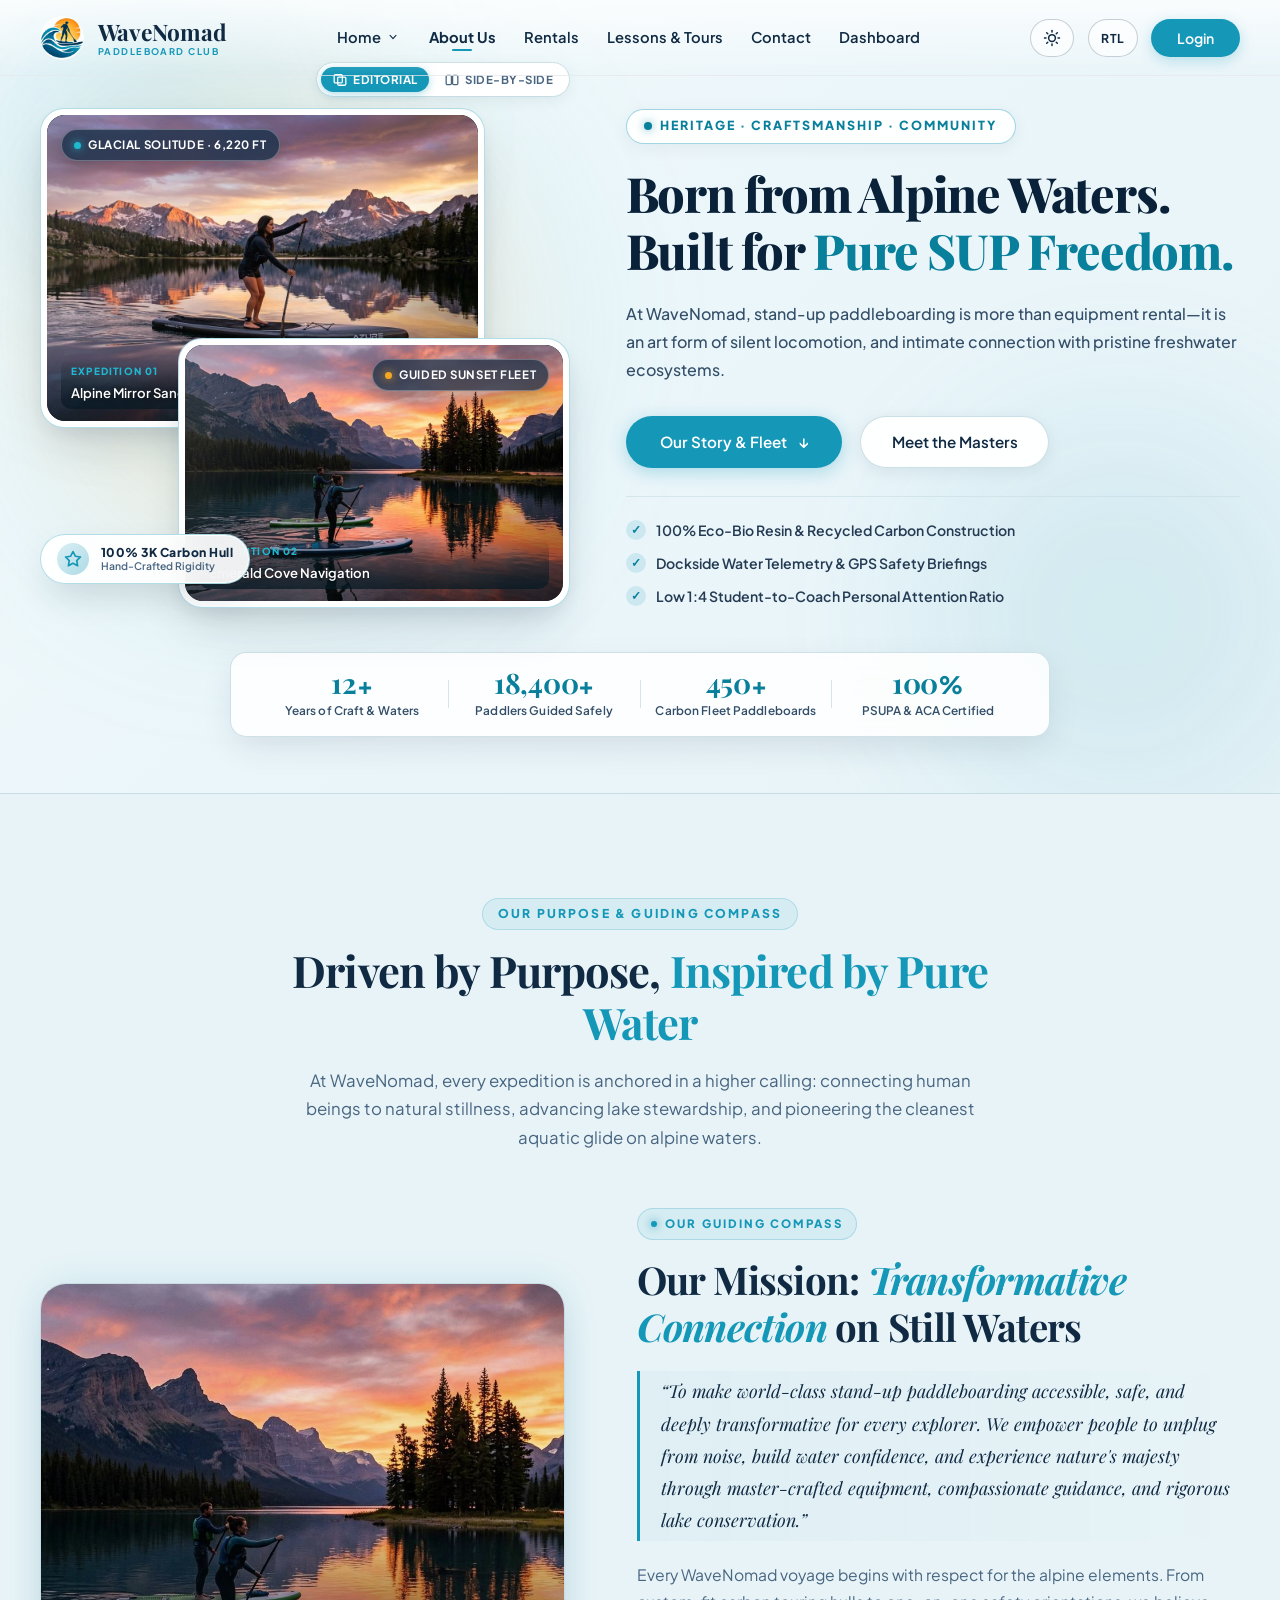
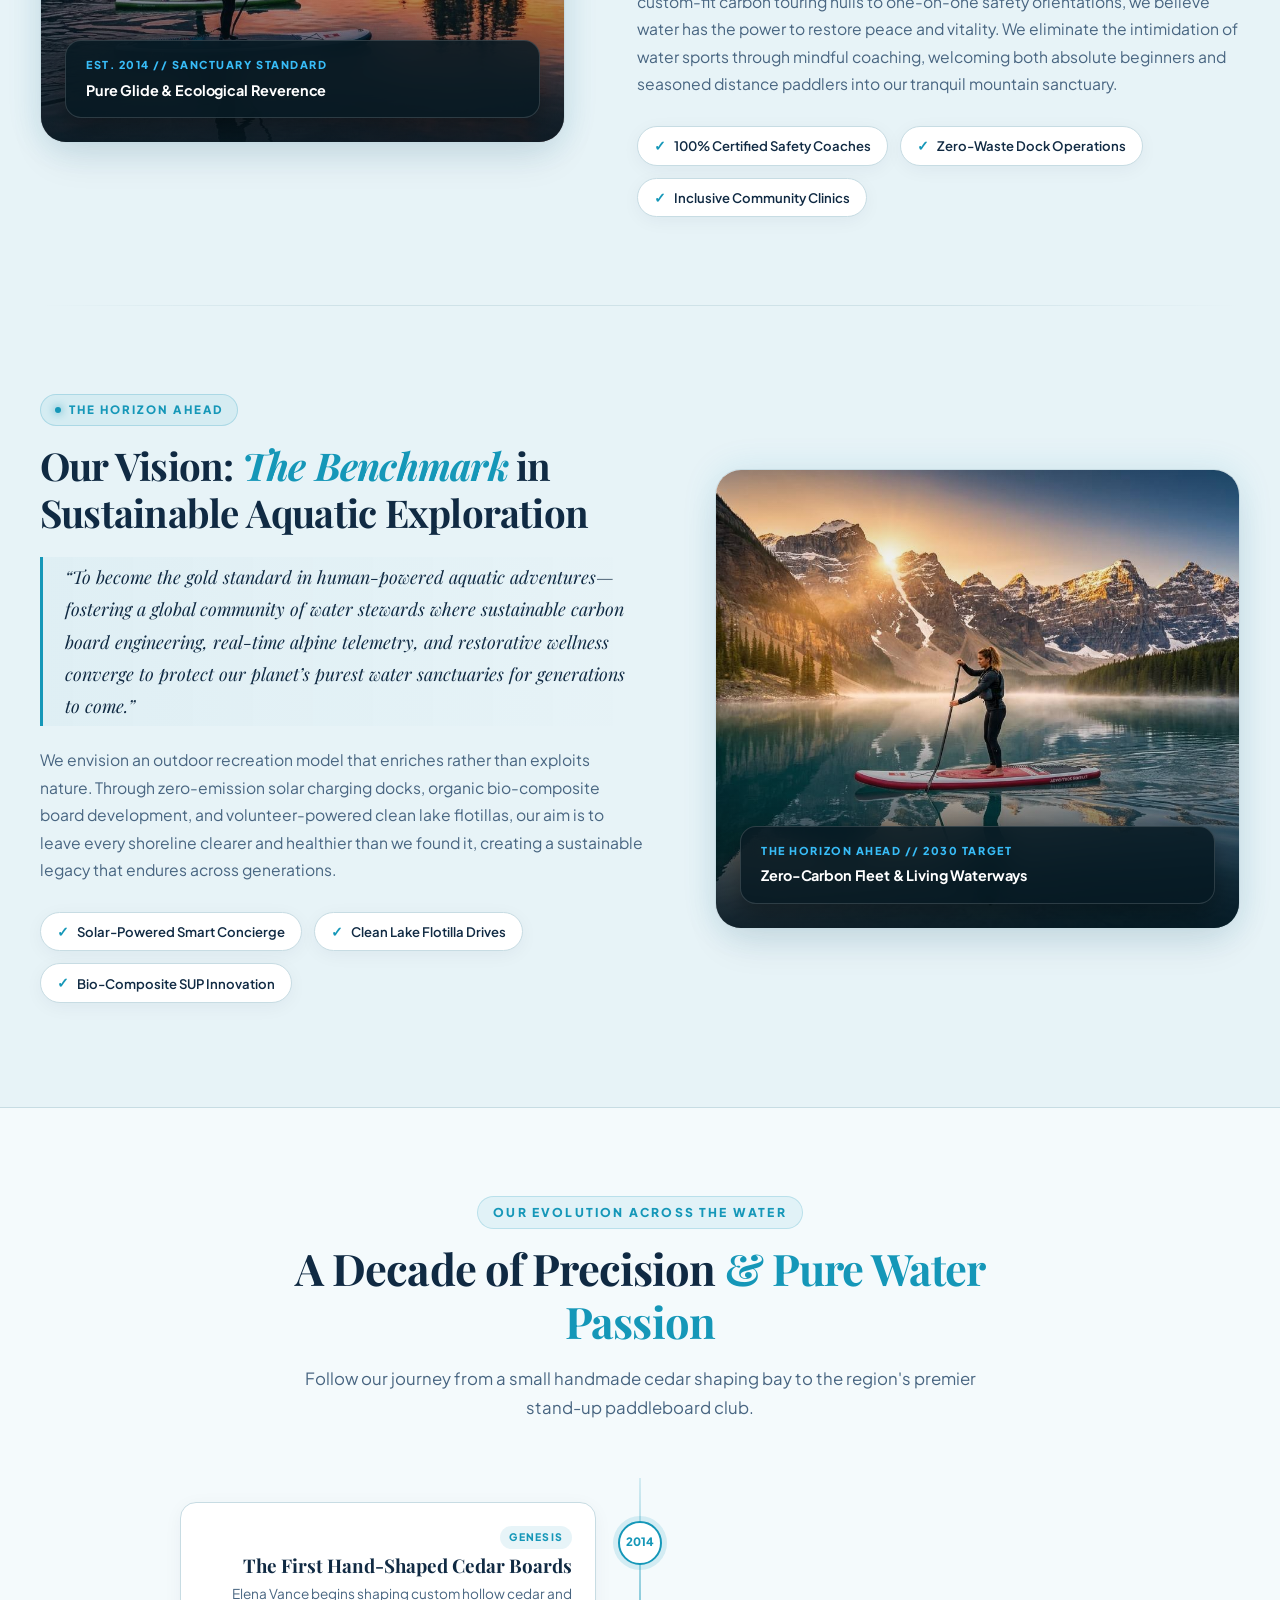
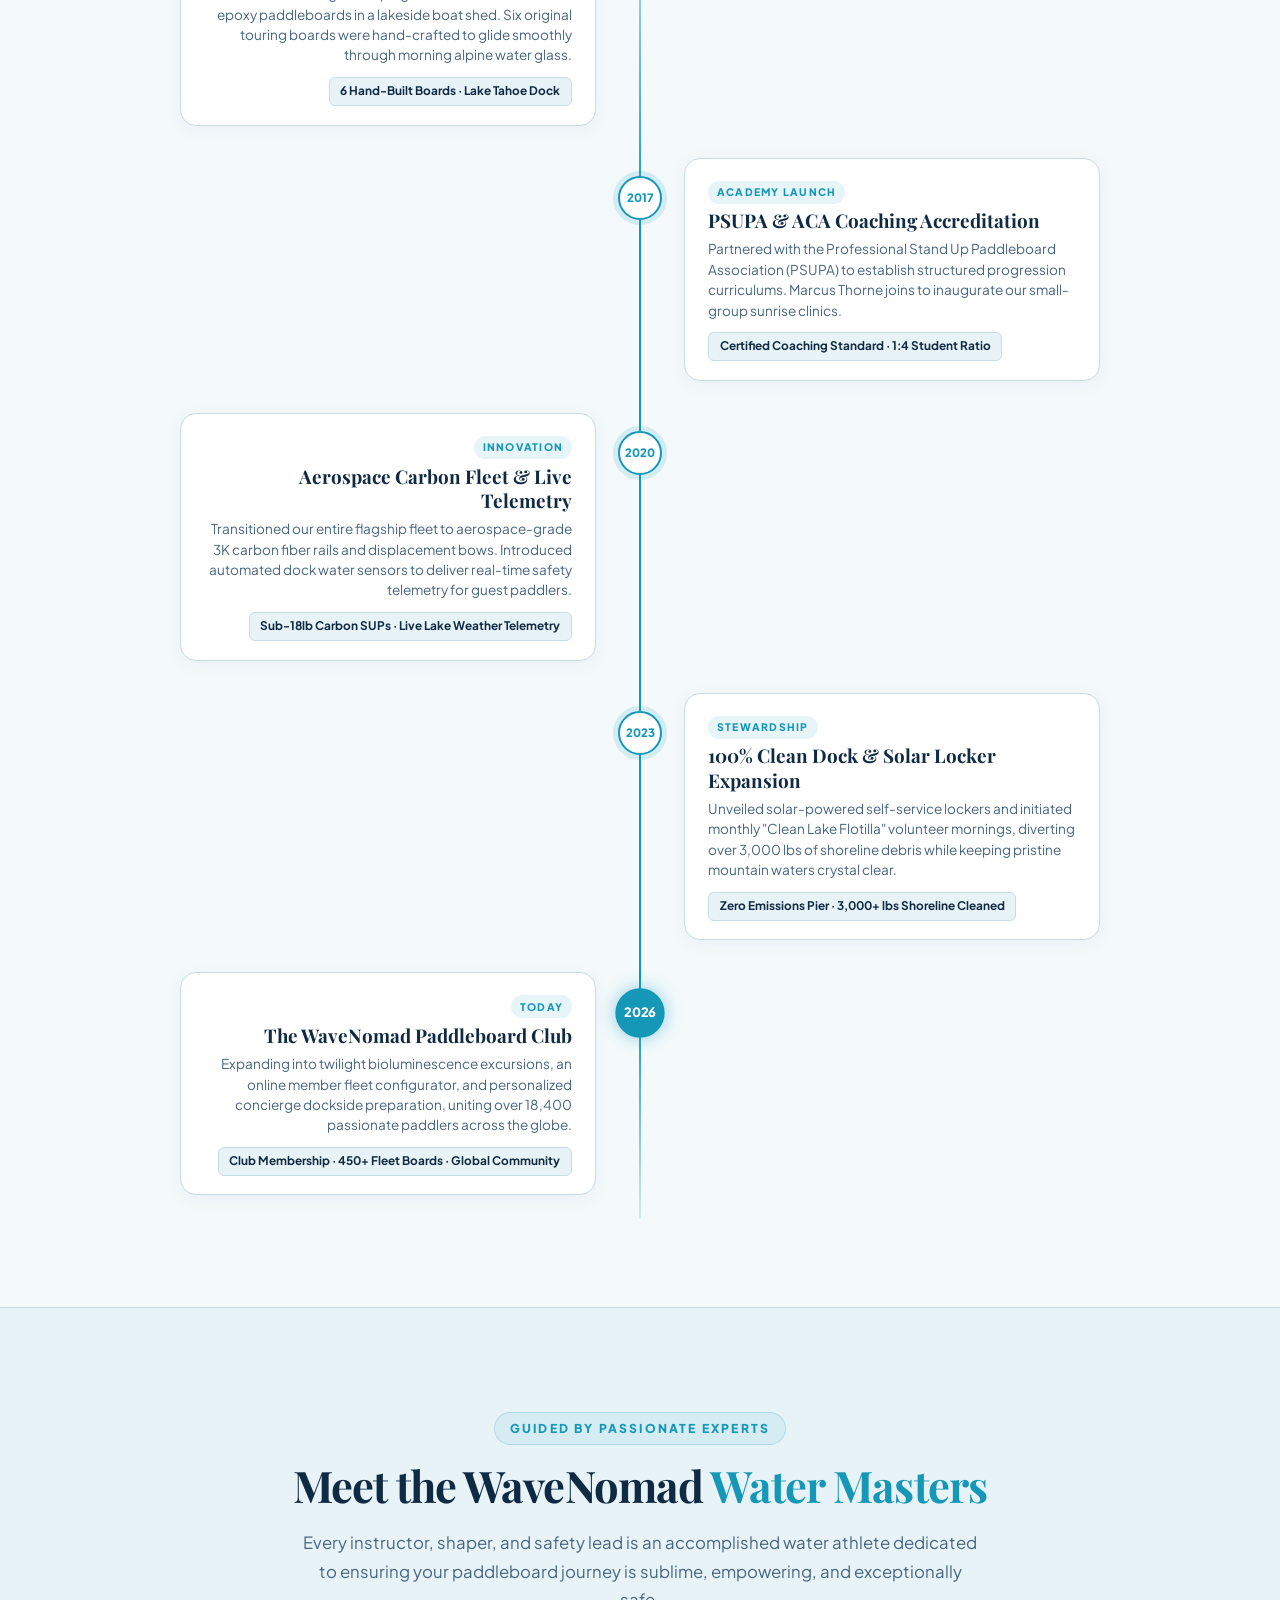
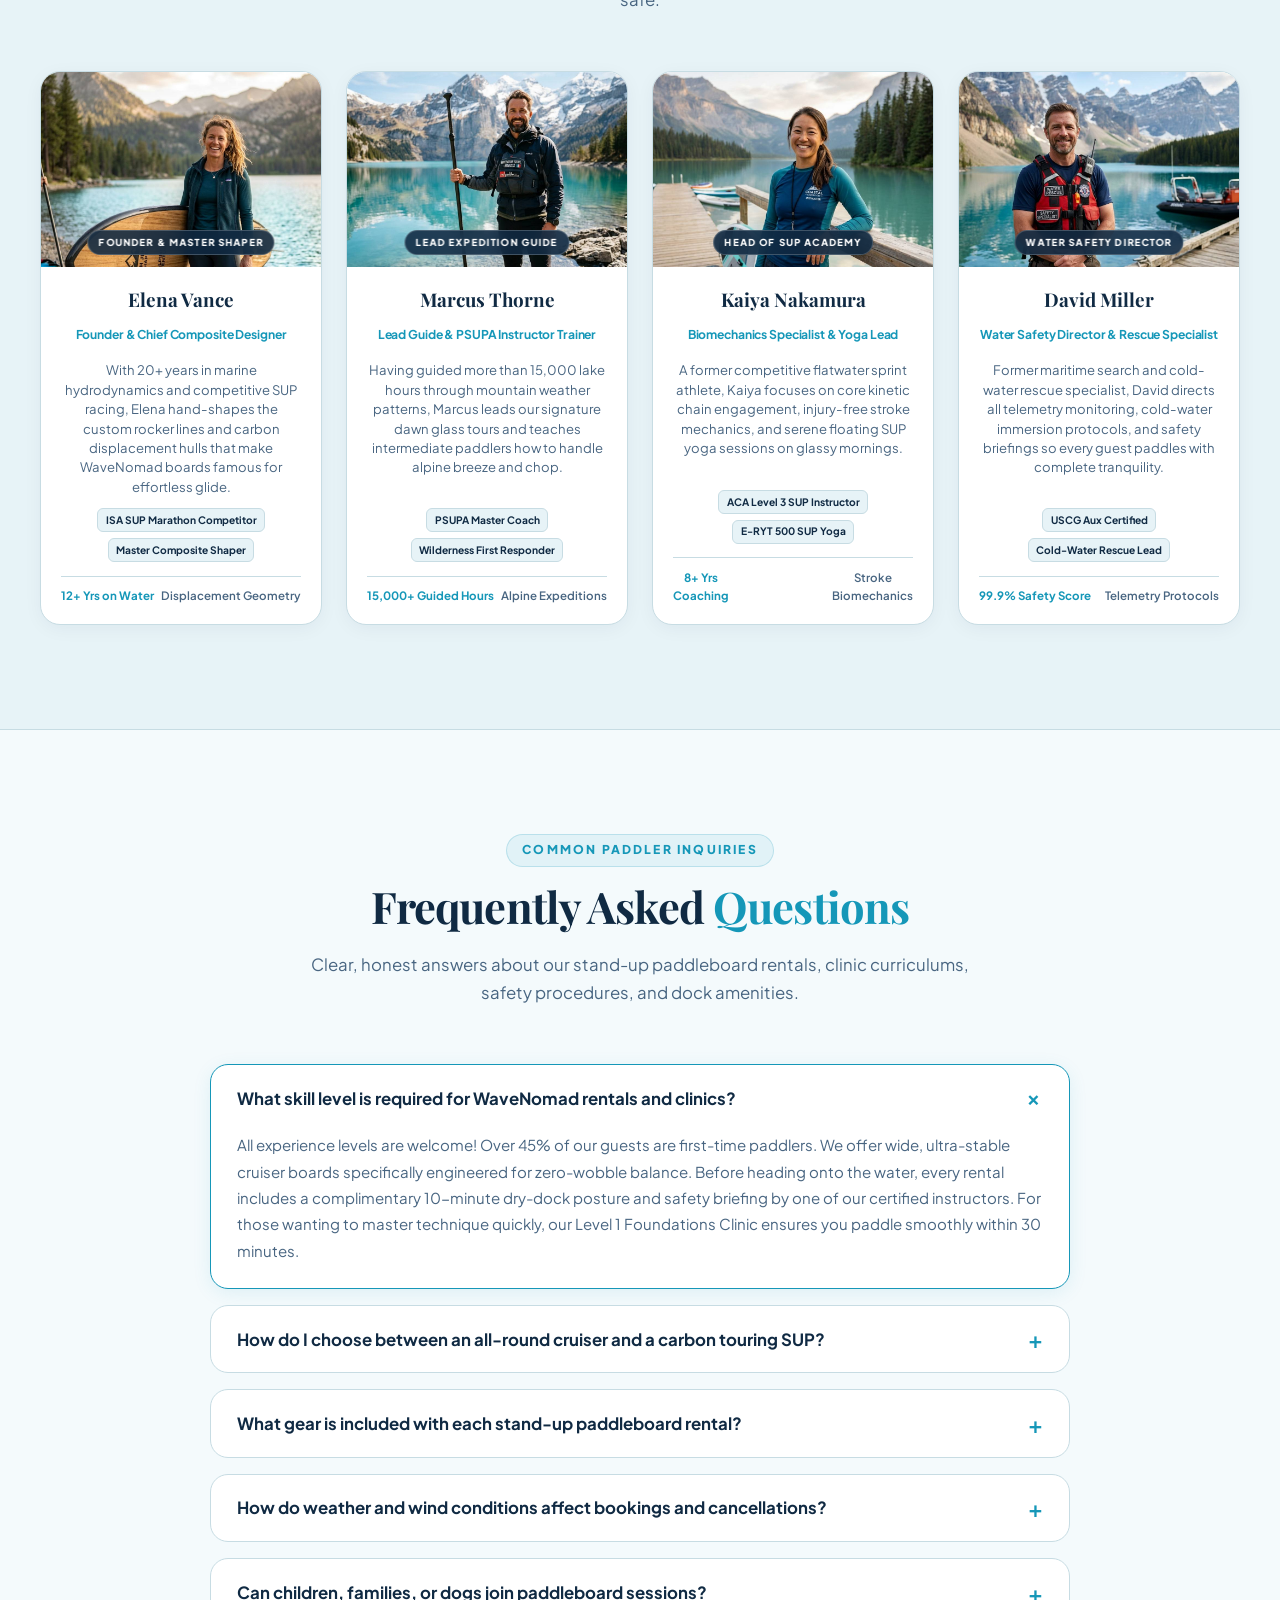
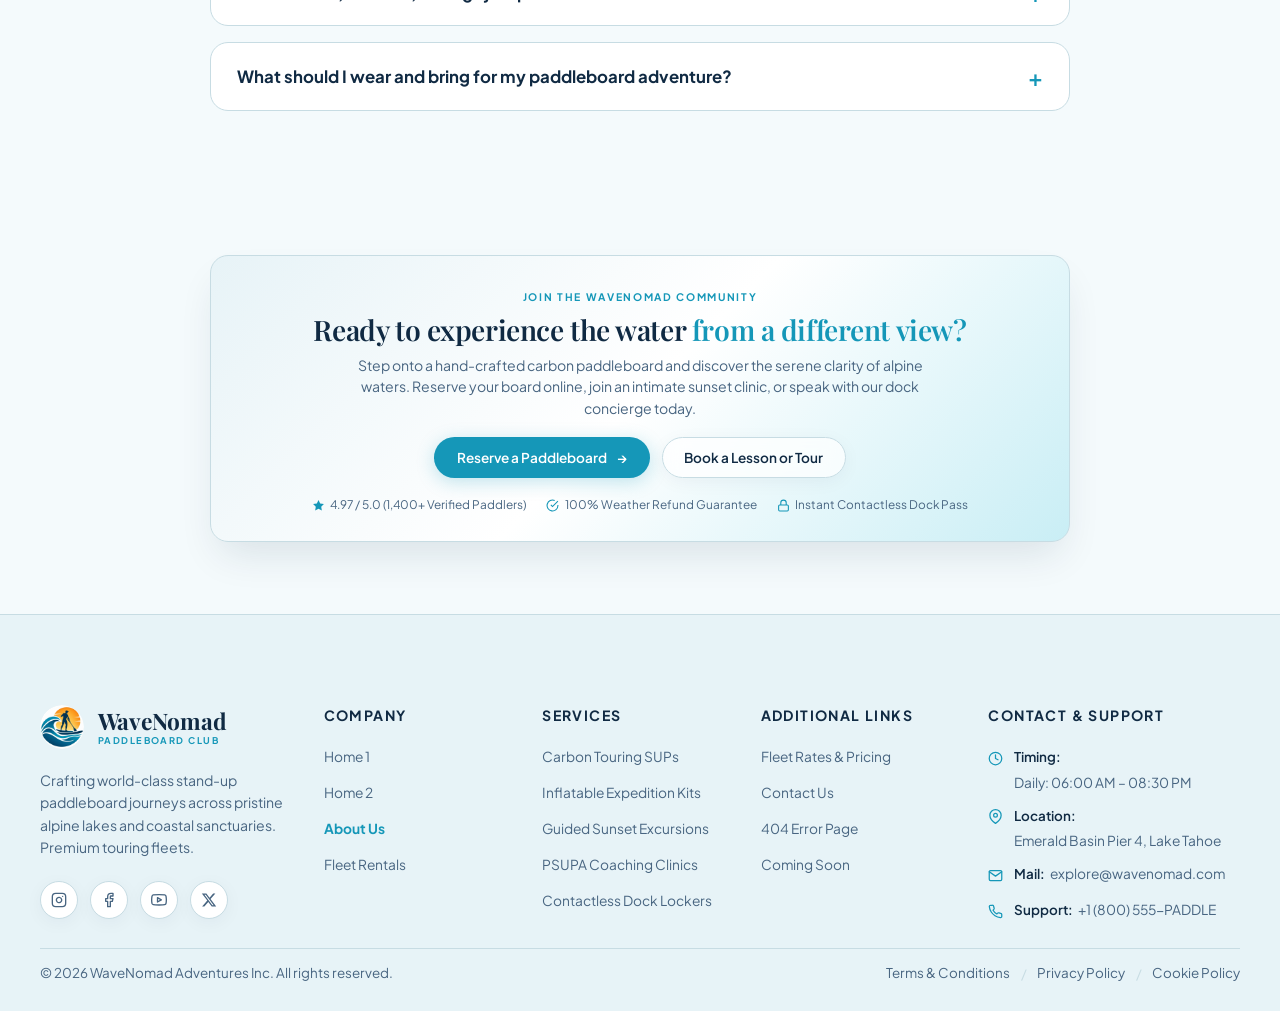
<file: about.html>
<!DOCTYPE html>
<html lang="en">

<head>
  <meta charset="UTF-8">
  <meta name="viewport" content="width=device-width, initial-scale=1.0">
  <title>About Us | WaveNomad Stand-Up Paddleboard Club & Heritage</title>
  <meta name="description"
    content="Discover WaveNomad's story: 12+ years pioneering carbon stand-up paddleboard rentals, certified PSUPA coaching clinics, lake conservation, and our passionate master shaper team.">
  <meta name="theme-color" content="#1597B8">

  <link rel="icon" type="image/png" href="assets/images/favicon.png">
  <link rel="apple-touch-icon" href="assets/images/logo.png">

  <link rel="preconnect" href="https://fonts.googleapis.com">
  <link rel="preconnect" href="https://fonts.gstatic.com" crossorigin>
  <link
    href="https://fonts.googleapis.com/css2?family=Caveat:wght@600;700&family=Playfair+Display:ital,wght@0,500;0,600;0,700;1,600&family=Plus+Jakarta+Sans:wght@300;400;500;600;700;800&display=swap"
    rel="stylesheet">

  <link rel="stylesheet" href="style.css">
  <link rel="stylesheet" href="about.css?v=3">
</head>

<body class="about-page">

  <header class="site-header" id="site-header">
    <div class="header-container">

      <a href="index.html" class="brand-link" id="brand-logo" aria-label="WaveNomad Home">
        <div class="brand-emblem-circle">
          <img src="assets/images/logo.png" alt="WaveNomad Logo" class="brand-emblem-img">
        </div>
        <div class="brand-text-group">
          <span class="brand-name">WaveNomad</span>
          <span class="brand-tagline">PADDLEBOARD CLUB</span>
        </div>
      </a>

      <nav aria-label="Main Navigation">
        <ul class="nav-menu" id="nav-menu">

          <li class="nav-item dropdown" id="home-dropdown-item">
            <a href="index.html#home" class="nav-link" id="home-dropdown-btn" aria-haspopup="true"
              aria-expanded="false">
              <span>Home</span>
              <svg class="dropdown-caret" viewBox="0 0 20 20" fill="currentColor" aria-hidden="true">
                <path fill-rule="evenodd"
                  d="M5.23 7.21a.75.75 0 011.06.02L10 11.168l3.71-3.938a.75.75 0 111.08 1.04l-4.25 4.5a.75.75 0 01-1.08 0l-4.25-4.5a.75.75 0 01.02-1.06z"
                  clip-rule="evenodd" />
              </svg>
            </a>
            <ul class="dropdown-menu" id="home-dropdown-menu">
              <li>
                <a href="index.html" class="dropdown-link" id="home1-option">
                  <div class="dropdown-title">
                    <span>Home 1: Classic</span>
                    <span class="dropdown-badge" id="home-active-badge">Active</span>
                  </div>
                  <span class="dropdown-desc">Crisp morning light &amp; turquoise waters</span>
                </a>
              </li>
              <li>
                <a href="home2.html" class="dropdown-link" id="home2-option">
                  <div class="dropdown-title">
                    <span>Home 2: Premium</span>
                    <span class="dropdown-badge"
                      style="background: rgba(16, 42, 67, 0.08); color: var(--secondary-text);">Explore</span>
                  </div>
                  <span class="dropdown-desc">Cinematic evening golden-hour glow</span>
                </a>
              </li>
            </ul>
          </li>

          <li class="nav-item">
            <a href="about.html" class="nav-link active" id="nav-about-link" aria-current="page">About Us</a>
          </li>

          <li class="nav-item">
            <a href="rentals.html" class="nav-link" id="nav-rentals-link">Rentals</a>
          </li>

          <li class="nav-item">
            <a href="lessons.html" class="nav-link" id="nav-lessons-link">Lessons &amp; Tours</a>
          </li>

          <li class="nav-item">
            <a href="contact.html" class="nav-link" id="nav-contact-link">Contact</a>
          </li>

          <li class="nav-item">
            <a href="dashboard.html" class="nav-link" id="nav-dashboard-link">Dashboard</a>
          </li>

          <li class="nav-item nav-item-mobile-login">
            <a href="login.html" class="nav-link nav-link-mobile-login" id="nav-mobile-login">
              <svg width="16" height="16" viewBox="0 0 24 24" fill="none" stroke="currentColor" stroke-width="2"
                stroke-linecap="round" stroke-linejoin="round">
                <path d="M15 3h4a2 2 0 0 1 2 2v14a2 2 0 0 1-2 2h-4"></path>
                <polyline points="10 17 15 12 10 7"></polyline>
                <line x1="15" y1="12" x2="3" y2="12"></line>
              </svg>
              <span>Member Login</span>
            </a>
          </li>
        </ul>
      </nav>

      <div class="header-actions">
        <button class="action-control-btn theme-pill-btn" id="theme-toggle-btn" aria-label="Toggle Light and Dark Mode"
          title="Toggle Light / Dark Mode">
          <svg id="theme-icon-sun" class="theme-icon" viewBox="0 0 24 24" fill="none" stroke="currentColor"
            stroke-width="2" stroke-linecap="round" stroke-linejoin="round">
            <circle cx="12" cy="12" r="4.5"></circle>
            <line x1="12" y1="2" x2="12" y2="4"></line>
            <line x1="12" y1="20" x2="12" y2="22"></line>
            <line x1="4.93" y1="4.93" x2="6.34" y2="6.34"></line>
            <line x1="17.66" y1="17.66" x2="19.07" y2="19.07"></line>
            <line x1="2" y1="12" x2="4" y2="12"></line>
            <line x1="20" y1="12" x2="22" y2="12"></line>
            <line x1="4.93" y1="19.07" x2="6.34" y2="17.66"></line>
            <line x1="17.66" y1="6.34" x2="19.07" y2="4.93"></line>
          </svg>
          <svg id="theme-icon-moon" class="theme-icon" style="display: none;" viewBox="0 0 24 24" fill="none"
            stroke="currentColor" stroke-width="2" stroke-linecap="round" stroke-linejoin="round">
            <path d="M21 12.79A9 9 0 1 1 11.21 3 7 7 0 0 0 21 12.79z"></path>
          </svg>
        </button>

        <button class="action-control-btn rtl-btn" id="lang-toggle-btn" aria-label="Toggle text direction"
          title="Toggle text direction">
          <span class="rtl-text-ltr">RTL</span>
          <span class="rtl-text-rtl">LTR</span>
        </button>

        <button class="btn-header-login" id="nav-login-btn" aria-label="Open Member login">
          <span>Login</span>
        </button>

        <button class="menu-toggle" id="menu-toggle" aria-label="Toggle navigation menu" aria-expanded="false">
          <span></span>
          <span></span>
          <span></span>
        </button>
      </div>

    </div>
  </header>

  <main id="main-content">

    <section class="about-hero-section" id="about-hero">
      
      <div class="about-hero-ambient" aria-hidden="true">
        <div class="hero-ambient-orb orb-1"></div>
        <div class="hero-ambient-orb orb-2"></div>
      </div>

      <div class="about-hero-container">
        <div class="about-hero-grid">

          
          <div class="about-hero-left">
            <div class="hero-cards-ambient-glow" aria-hidden="true"></div>

            <div class="about-hero-card-stack" id="about-card-stack"
              aria-label="WaveNomad Stand-Up Paddleboard Experience Imagery">

              <div class="hero-layout-toggle-bar" role="group" aria-label="Image Layout Presentation">
                <button type="button" class="hero-layout-btn active" id="hero-layout-layered" aria-pressed="true" title="Editorial Diptych View">
                  <svg width="14" height="14" viewBox="0 0 24 24" fill="none" stroke="currentColor" stroke-width="2.2" stroke-linecap="round" stroke-linejoin="round" aria-hidden="true">
                    <rect x="2" y="3" width="14" height="14" rx="2"></rect>
                    <rect x="8" y="7" width="14" height="14" rx="2"></rect>
                  </svg>
                  <span>Editorial</span>
                </button>
                <button type="button" class="hero-layout-btn" id="hero-layout-split" aria-pressed="false" title="Side-by-Side Dual View">
                  <svg width="14" height="14" viewBox="0 0 24 24" fill="none" stroke="currentColor" stroke-width="2.2" stroke-linecap="round" stroke-linejoin="round" aria-hidden="true">
                    <rect x="2" y="4" width="9" height="16" rx="2"></rect>
                    <rect x="13" y="4" width="9" height="16" rx="2"></rect>
                  </svg>
                  <span>Side-by-Side</span>
                </button>
              </div>

              <div class="about-hero-card card-item card-1" id="about-hero-card-1" tabindex="0" role="region" aria-label="Alpine Sunset Solo Paddleboard Imagery">
                <div class="card-inner-frame">
                  <img src="assets/images/home2-hero-sunset.jpg"
                    alt="Sunset stand-up paddleboarding across glassy alpine waters" class="hero-card-img" loading="eager"
                    fetchpriority="high">
                  <div class="card-glass-sheen" aria-hidden="true"></div>

                  <div class="hero-card-floating-badge badge-top-left">
                    <span class="badge-accent-dot" aria-hidden="true"></span>
                    <span>Glacial Solitude · 6,220 ft</span>
                  </div>

                  <div class="hero-card-meta-caption">
                    <span class="meta-tag">EXPEDITION 01</span>
                    <span class="meta-title">Alpine Mirror Sanctuary</span>
                  </div>
                </div>
              </div>

              <div class="about-hero-card card-item card-2" id="about-hero-card-2" tabindex="0" role="region" aria-label="Emerald Waters Guided Sunset Fleet Imagery">
                <div class="card-inner-frame">
                  <img src="assets/images/scenic-experience.jpg"
                    alt="Scenic stand-up paddleboard glide through turquoise alpine waters" class="hero-card-img"
                    loading="lazy">
                  <div class="card-glass-sheen" aria-hidden="true"></div>

                  <div class="hero-card-floating-badge badge-top-right">
                    <span class="badge-pulse-glow" aria-hidden="true"></span>
                    <span>Guided Sunset Fleet</span>
                  </div>

                  <div class="hero-card-meta-caption">
                    <span class="meta-tag">EXPEDITION 02</span>
                    <span class="meta-title">Emerald Cove Navigation</span>
                  </div>
                </div>
              </div>

              <div class="hero-cards-heritage-pill" id="hero-heritage-seal" aria-hidden="true">
                <div class="heritage-pill-icon">
                  <svg width="18" height="18" viewBox="0 0 24 24" fill="none" stroke="currentColor" stroke-width="2.2" stroke-linecap="round" stroke-linejoin="round">
                    <polygon points="12 2 15.09 8.26 22 9.27 17 14.14 18.18 21.02 12 17.77 5.82 21.02 7 14.14 2 9.27 8.91 8.26 12 2"></polygon>
                  </svg>
                </div>
                <div class="heritage-pill-text">
                  <span class="pill-title">100% 3K Carbon Hull</span>
                  <span class="pill-sub">Hand-Crafted Rigidity</span>
                </div>
              </div>

            </div>
          </div>

          
          <div class="about-hero-right">
            <div class="about-hero-content">

              <div class="about-hero-badge">
                <span class="about-badge-dot"></span>
                <span>HERITAGE · CRAFTSMANSHIP · COMMUNITY</span>
              </div>

              <h1 class="about-hero-title font-serif">
                Born from Alpine Waters. Built for <span class="about-title-accent">Pure SUP Freedom.</span>
              </h1>

              <p class="about-hero-lead font-sans">
                At WaveNomad, stand-up paddleboarding is more than equipment rental—it is an art form of silent
                locomotion, and intimate connection with pristine freshwater ecosystems.
              </p>

              <div class="about-hero-actions">
                <a href="#about-offerings" class="cta-pill-primary">
                  <span>Our Story &amp; Fleet</span>
                  <span class="cta-arrow" aria-hidden="true">↓</span>
                </a>
                <a href="#about-team" class="cta-pill-secondary">
                  <span>Meet the Masters</span>
                </a>
              </div>

              
              <div class="about-hero-highlights">
                <div class="hero-highlight-item">
                  <span class="highlight-check" aria-hidden="true">✓</span>
                  <span>100% Eco-Bio Resin &amp; Recycled Carbon Construction</span>
                </div>
                <div class="hero-highlight-item">
                  <span class="highlight-check" aria-hidden="true">✓</span>
                  <span>Dockside Water Telemetry &amp; GPS Safety Briefings</span>
                </div>
                <div class="hero-highlight-item">
                  <span class="highlight-check" aria-hidden="true">✓</span>
                  <span>Low 1:4 Student-to-Coach Personal Attention Ratio</span>
                </div>
              </div>

            </div>
          </div>

        </div> 

        <div class="about-stats-strip" id="about-stats">
          <div class="about-stat-item">
            <div class="stat-number-wrap">
              <span class="stat-counter" data-target="12">0</span><span class="stat-suffix">+</span>
            </div>
            <span class="stat-label">Years of Craft &amp; Waters</span>
          </div>
          <div class="about-stat-divider"></div>
          <div class="about-stat-item">
            <div class="stat-number-wrap">
              <span class="stat-counter" data-target="18400">0</span><span class="stat-suffix">+</span>
            </div>
            <span class="stat-label">Paddlers Guided Safely</span>
          </div>
          <div class="about-stat-divider"></div>
          <div class="about-stat-item">
            <div class="stat-number-wrap">
              <span class="stat-counter" data-target="450">0</span><span class="stat-suffix">+</span>
            </div>
            <span class="stat-label">Carbon Fleet Paddleboards</span>
          </div>
          <div class="about-stat-divider"></div>
          <div class="about-stat-item">
            <div class="stat-number-wrap">
              <span class="stat-counter" data-target="100">0</span><span class="stat-suffix">%</span>
            </div>
            <span class="stat-label">PSUPA &amp; ACA Certified</span>
          </div>
        </div>

        <script>
          (function () {
            function runHeroCounters() {
              var strip = document.getElementById('about-stats');
              if (!strip) return;
              var counters = strip.querySelectorAll('.stat-counter');
              if (!counters.length) return;
              var duration = 1800;
              var startTime = (window.performance && performance.now) ? performance.now() : Date.now();
              var items = [];
              for (var i = 0; i < counters.length; i++) {
                items.push({
                  el: counters[i],
                  target: parseInt(counters[i].getAttribute('data-target'), 10) || 0
                });
              }
              function step(now) {
                var currentTime = (typeof now === 'number' && now > 0) ? now : ((window.performance && performance.now) ? performance.now() : Date.now());
                var elapsed = Math.max(0, currentTime - startTime);
                var progress = Math.min(elapsed / duration, 1);
                var ease = 1 - Math.pow(1 - progress, 3);
                for (var j = 0; j < items.length; j++) {
                  var cur = Math.round(ease * items[j].target);
                  items[j].el.textContent = items[j].target >= 1000 ? cur.toLocaleString('en-US') : cur;
                }
                if (progress < 1) {
                  requestAnimationFrame(step);
                } else {
                  for (var k = 0; k < items.length; k++) {
                    items[k].el.textContent = items[k].target >= 1000 ? items[k].target.toLocaleString('en-US') : items[k].target;
                  }
                }
              }
              requestAnimationFrame(step);
            }
            if (document.readyState === 'loading') {
              document.addEventListener('DOMContentLoaded', runHeroCounters);
            }
            runHeroCounters();
          })();
        </script>

      </div>
    </section>

    <section class="about-offerings-section" id="about-offerings">
      <div class="about-section-container">

        <div class="about-section-header">
          <div class="section-tag-eyebrow">OUR PURPOSE &amp; GUIDING COMPASS</div>
          <h2 class="about-section-title font-serif">
            Driven by Purpose, <span class="about-title-accent">Inspired by Pure Water</span>
          </h2>
          <p class="about-section-desc font-sans">
            At WaveNomad, every expedition is anchored in a higher calling: connecting human beings to natural stillness,
            advancing lake stewardship, and pioneering the cleanest aquatic glide on alpine waters.
          </p>
        </div>

        <div class="narrative-showcase">

          <article class="narrative-row" id="about-mission">
            <div class="narrative-media-col">
              <div class="narrative-img-frame">
                <img src="assets/images/scenic-experience.jpg"
                  alt="Paddleboarders gliding across crystal emerald lake with mountain reflections"
                  class="narrative-img" loading="lazy">
                <div class="narrative-img-vignette"></div>
                <div class="narrative-floating-badge">
                  <span class="badge-accent-tag">EST. 2014 // SANCTUARY STANDARD</span>
                  <span class="badge-title">Pure Glide &amp; Ecological Reverence</span>
                </div>
              </div>
            </div>

            <div class="narrative-text-col">
              <div class="narrative-tag">
                <span class="narrative-tag-dot"></span>
                <span>OUR GUIDING COMPASS</span>
              </div>
              <h3 class="narrative-heading font-serif">
                Our Mission: <span class="narrative-heading-accent">Transformative Connection</span> on Still Waters
              </h3>
              <blockquote class="narrative-lead-quote font-serif">
                “To make world-class stand-up paddleboarding accessible, safe, and deeply transformative for every explorer.
                We empower people to unplug from noise, build water confidence, and experience nature's majesty through
                master-crafted equipment, compassionate guidance, and rigorous lake conservation.”
              </blockquote>
              <p class="narrative-body font-sans">
                Every WaveNomad voyage begins with respect for the alpine elements. From custom-fit carbon touring hulls to
                one-on-one safety orientations, we believe water has the power to restore peace and vitality. We eliminate
                the intimidation of water sports through mindful coaching, welcoming both absolute beginners and seasoned
                distance paddlers into our tranquil mountain sanctuary.
              </p>
              <div class="narrative-commitments" role="list" aria-label="Mission Commitments">
                <div class="narrative-pill" role="listitem">
                  <span class="pill-check-icon" aria-hidden="true">✓</span>
                  <span>100% Certified Safety Coaches</span>
                </div>
                <div class="narrative-pill" role="listitem">
                  <span class="pill-check-icon" aria-hidden="true">✓</span>
                  <span>Zero-Waste Dock Operations</span>
                </div>
                <div class="narrative-pill" role="listitem">
                  <span class="pill-check-icon" aria-hidden="true">✓</span>
                  <span>Inclusive Community Clinics</span>
                </div>
              </div>
            </div>
          </article>

          <div class="narrative-divider" aria-hidden="true"></div>

          <article class="narrative-row narrative-row-reverse" id="about-vision">
            <div class="narrative-media-col">
              <div class="narrative-img-frame">
                <img src="assets/images/moment-sunrise-glide.jpg"
                  alt="Sunrise alpenglow over calm alpine lake as stand-up paddleboarder glides in morning silence"
                  class="narrative-img" loading="lazy">
                <div class="narrative-img-vignette"></div>
                <div class="narrative-floating-badge">
                  <span class="badge-accent-tag">THE HORIZON AHEAD // 2030 TARGET</span>
                  <span class="badge-title">Zero-Carbon Fleet &amp; Living Waterways</span>
                </div>
              </div>
            </div>

            <div class="narrative-text-col">
              <div class="narrative-tag">
                <span class="narrative-tag-dot"></span>
                <span>THE HORIZON AHEAD</span>
              </div>
              <h3 class="narrative-heading font-serif">
                Our Vision: <span class="narrative-heading-accent">The Benchmark</span> in Sustainable Aquatic Exploration
              </h3>
              <blockquote class="narrative-lead-quote font-serif">
                “To become the gold standard in human-powered aquatic adventures—fostering a global community of water stewards
                where sustainable carbon board engineering, real-time alpine telemetry, and restorative wellness converge to
                protect our planet’s purest water sanctuaries for generations to come.”
              </blockquote>
              <p class="narrative-body font-sans">
                We envision an outdoor recreation model that enriches rather than exploits nature. Through zero-emission solar
                charging docks, organic bio-composite board development, and volunteer-powered clean lake flotillas, our aim
                is to leave every shoreline clearer and healthier than we found it, creating a sustainable legacy that endures
                across generations.
              </p>
              <div class="narrative-commitments" role="list" aria-label="Vision Commitments">
                <div class="narrative-pill" role="listitem">
                  <span class="pill-check-icon" aria-hidden="true">✓</span>
                  <span>Solar-Powered Smart Concierge</span>
                </div>
                <div class="narrative-pill" role="listitem">
                  <span class="pill-check-icon" aria-hidden="true">✓</span>
                  <span>Clean Lake Flotilla Drives</span>
                </div>
                <div class="narrative-pill" role="listitem">
                  <span class="pill-check-icon" aria-hidden="true">✓</span>
                  <span>Bio-Composite SUP Innovation</span>
                </div>
              </div>
            </div>
          </article>

        </div>

      </div>
    </section>

    
    <section class="about-timeline-section" id="about-timeline">
      <div class="about-section-container">

        <div class="about-section-header">
          <div class="section-tag-eyebrow">OUR EVOLUTION ACROSS THE WATER</div>
          <h2 class="about-section-title font-serif">
            A Decade of Precision <span class="about-title-accent">&amp; Pure Water Passion</span>
          </h2>
          <p class="about-section-desc font-sans">
            Follow our journey from a small handmade cedar shaping bay to the region's premier stand-up paddleboard
            club.
          </p>
        </div>

        
        <div class="timeline-container">
          <div class="timeline-line" aria-hidden="true"></div>

          
          <div class="timeline-entry timeline-entry-left">
            <div class="timeline-dot">
              <span>2014</span>
            </div>
            <div class="timeline-box">
              <span class="timeline-tag">GENESIS</span>
              <h3 class="timeline-heading font-serif">The First Hand-Shaped Cedar Boards</h3>
              <p class="timeline-copy">
                Elena Vance begins shaping custom hollow cedar and epoxy paddleboards in a lakeside boat shed. Six
                original
                touring boards were hand-crafted to glide smoothly through morning alpine water glass.
              </p>
              <div class="timeline-stat-tag">6 Hand-Built Boards · Lake Tahoe Dock</div>
            </div>
          </div>

          
          <div class="timeline-entry timeline-entry-right">
            <div class="timeline-dot">
              <span>2017</span>
            </div>
            <div class="timeline-box">
              <span class="timeline-tag">ACADEMY LAUNCH</span>
              <h3 class="timeline-heading font-serif">PSUPA &amp; ACA Coaching Accreditation</h3>
              <p class="timeline-copy">
                Partnered with the Professional Stand Up Paddleboard Association (PSUPA) to establish structured
                progression
                curriculums. Marcus Thorne joins to inaugurate our small-group sunrise clinics.
              </p>
              <div class="timeline-stat-tag">Certified Coaching Standard · 1:4 Student Ratio</div>
            </div>
          </div>

          
          <div class="timeline-entry timeline-entry-left">
            <div class="timeline-dot">
              <span>2020</span>
            </div>
            <div class="timeline-box">
              <span class="timeline-tag">INNOVATION</span>
              <h3 class="timeline-heading font-serif">Aerospace Carbon Fleet &amp; Live Telemetry</h3>
              <p class="timeline-copy">
                Transitioned our entire flagship fleet to aerospace-grade 3K carbon fiber rails and displacement bows.
                Introduced automated dock water sensors to deliver real-time safety telemetry for guest paddlers.
              </p>
              <div class="timeline-stat-tag">Sub-18lb Carbon SUPs · Live Lake Weather Telemetry</div>
            </div>
          </div>

          
          <div class="timeline-entry timeline-entry-right">
            <div class="timeline-dot">
              <span>2023</span>
            </div>
            <div class="timeline-box">
              <span class="timeline-tag">STEWARDSHIP</span>
              <h3 class="timeline-heading font-serif">100% Clean Dock &amp; Solar Locker Expansion</h3>
              <p class="timeline-copy">
                Unveiled solar-powered self-service lockers and initiated monthly "Clean Lake Flotilla" volunteer
                mornings,
                diverting over 3,000 lbs of shoreline debris while keeping pristine mountain waters crystal clear.
              </p>
              <div class="timeline-stat-tag">Zero Emissions Pier · 3,000+ lbs Shoreline Cleaned</div>
            </div>
          </div>

          
          <div class="timeline-entry timeline-entry-left timeline-current">
            <div class="timeline-dot">
              <span>2026</span>
            </div>
            <div class="timeline-box">
              <span class="timeline-tag">TODAY</span>
              <h3 class="timeline-heading font-serif">The WaveNomad Paddleboard Club</h3>
              <p class="timeline-copy">
                Expanding into twilight bioluminescence excursions, an online member fleet configurator, and
                personalized
                concierge dockside preparation, uniting over 18,400 passionate paddlers across the globe.
              </p>
              <div class="timeline-stat-tag">Club Membership · 450+ Fleet Boards · Global Community</div>
            </div>
          </div>

        </div>

      </div>
    </section>

    
    <section class="about-team-section" id="about-team">
      <div class="about-section-container">

        <div class="about-section-header">
          <div class="section-tag-eyebrow">GUIDED BY PASSIONATE EXPERTS</div>
          <h2 class="about-section-title font-serif">
            Meet the WaveNomad <span class="about-title-accent">Water Masters</span>
          </h2>
          <p class="about-section-desc font-sans">
            Every instructor, shaper, and safety lead is an accomplished water athlete dedicated to ensuring your
            paddleboard journey is sublime, empowering, and exceptionally safe.
          </p>
        </div>

        <div class="team-cards-grid">

          
          <div class="team-card">
            <div class="team-img-wrapper">
              <img src="assets/images/team-elena.jpg" alt="Elena Vance - Founder and Master SUP Shaper" loading="lazy">
              <span class="team-badge">FOUNDER &amp; MASTER SHAPER</span>
            </div>
            <div class="team-content">
              <h3 class="team-name font-serif">Elena Vance</h3>
              <span class="team-role">Founder &amp; Chief Composite Designer</span>
              <p class="team-bio font-sans">
                With 20+ years in marine hydrodynamics and competitive SUP racing, Elena hand-shapes the custom rocker
                lines
                and carbon displacement hulls that make WaveNomad boards famous for effortless glide.
              </p>
              <div class="team-credentials">
                <span class="cred-chip">ISA SUP Marathon Competitor</span>
                <span class="cred-chip">Master Composite Shaper</span>
              </div>
              <div class="team-footer-meta">
                <span class="team-meta-stat">12+ Yrs on Water</span>
                <span class="team-specialty">Displacement Geometry</span>
              </div>
            </div>
          </div>

          
          <div class="team-card">
            <div class="team-img-wrapper">
              <img src="assets/images/team-marcus.jpg" alt="Marcus Thorne - Lead Expedition Guide and PSUPA Instructor"
                loading="lazy">
              <span class="team-badge">LEAD EXPEDITION GUIDE</span>
            </div>
            <div class="team-content">
              <h3 class="team-name font-serif">Marcus Thorne</h3>
              <span class="team-role">Lead Guide &amp; PSUPA Instructor Trainer</span>
              <p class="team-bio font-sans">
                Having guided more than 15,000 lake hours through mountain weather patterns, Marcus leads our signature
                dawn
                glass tours and teaches intermediate paddlers how to handle alpine breeze and chop.
              </p>
              <div class="team-credentials">
                <span class="cred-chip">PSUPA Master Coach</span>
                <span class="cred-chip">Wilderness First Responder</span>
              </div>
              <div class="team-footer-meta">
                <span class="team-meta-stat">15,000+ Guided Hours</span>
                <span class="team-specialty">Alpine Expeditions</span>
              </div>
            </div>
          </div>

          
          <div class="team-card">
            <div class="team-img-wrapper">
              <img src="assets/images/team-kaiya.jpg" alt="Kaiya Nakamura - Head of SUP Academy & Biomechanics"
                loading="lazy">
              <span class="team-badge">HEAD OF SUP ACADEMY</span>
            </div>
            <div class="team-content">
              <h3 class="team-name font-serif">Kaiya Nakamura</h3>
              <span class="team-role">Biomechanics Specialist &amp; Yoga Lead</span>
              <p class="team-bio font-sans">
                A former competitive flatwater sprint athlete, Kaiya focuses on core kinetic chain engagement,
                injury-free
                stroke mechanics, and serene floating SUP yoga sessions on glassy mornings.
              </p>
              <div class="team-credentials">
                <span class="cred-chip">ACA Level 3 SUP Instructor</span>
                <span class="cred-chip">E-RYT 500 SUP Yoga</span>
              </div>
              <div class="team-footer-meta">
                <span class="team-meta-stat">8+ Yrs <br>Coaching</span>
                <span class="team-specialty">Stroke <br>Biomechanics</span>
              </div>
            </div>
          </div>

          
          <div class="team-card">
            <div class="team-img-wrapper">
              <img src="assets/images/team-david.jpg" alt="David Miller - Water Safety & Rescue Director"
                loading="lazy">
              <span class="team-badge">WATER SAFETY DIRECTOR</span>
            </div>
            <div class="team-content">
              <h3 class="team-name font-serif">David Miller</h3>
              <span class="team-role">Water Safety Director &amp; Rescue Specialist</span>
              <p class="team-bio font-sans">
                Former maritime search and cold-water rescue specialist, David directs all telemetry monitoring,
                cold-water
                immersion protocols, and safety briefings so every guest paddles with complete tranquility.
              </p>
              <div class="team-credentials">
                <span class="cred-chip">USCG Aux Certified</span>
                <span class="cred-chip">Cold-Water Rescue Lead</span>
              </div>
              <div class="team-footer-meta">
                <span class="team-meta-stat">99.9% Safety Score</span>
                <span class="team-specialty">Telemetry Protocols</span>
              </div>
            </div>
          </div>

        </div>

      </div>
    </section>

    
    <section class="about-faq-section" id="about-faq">
      <div class="about-section-container">

        <div class="about-section-header">
          <div class="section-tag-eyebrow">COMMON PADDLER INQUIRIES</div>
          <h2 class="about-section-title font-serif">
            Frequently Asked <span class="about-title-accent">Questions</span>
          </h2>
          <p class="about-section-desc font-sans">
            Clear, honest answers about our stand-up paddleboard rentals, clinic curriculums, safety procedures, and
            dock amenities.
          </p>
        </div>

        <div class="faq-accordion-wrapper">

          
          <div class="faq-accordion-item active">
            <button class="faq-accordion-trigger" aria-expanded="true" id="faq-btn-1" aria-controls="faq-pane-1">
              <span class="faq-question-text">What skill level is required for WaveNomad rentals and clinics?</span>
              <span class="faq-accordion-icon" aria-hidden="true">+</span>
            </button>
            <div class="faq-accordion-content" id="faq-pane-1" role="region" aria-labelledby="faq-btn-1">
              <p>
                All experience levels are welcome! Over 45% of our guests are first-time paddlers. We offer wide,
                ultra-stable
                cruiser boards specifically engineered for zero-wobble balance. Before heading onto the water, every
                rental includes
                a complimentary 10-minute dry-dock posture and safety briefing by one of our certified instructors. For
                those wanting
                to master technique quickly, our Level 1 Foundations Clinic ensures you paddle smoothly within 30
                minutes.
              </p>
            </div>
          </div>

          
          <div class="faq-accordion-item">
            <button class="faq-accordion-trigger" aria-expanded="false" id="faq-btn-2" aria-controls="faq-pane-2">
              <span class="faq-question-text">How do I choose between an all-round cruiser and a carbon touring
                SUP?</span>
              <span class="faq-accordion-icon" aria-hidden="true">+</span>
            </button>
            <div class="faq-accordion-content" id="faq-pane-2" role="region" aria-labelledby="faq-btn-2">
              <p>
                If your goal is relaxing casual paddling, yoga, sunbathing, or paddling with a dog or child, our
                <strong>All-Round Cruisers (33" to 34" width)</strong> offer maximum lateral stability. If you want to
                cover distance,
                explore distant coves, or glide faster with less effort per stroke, our <strong>Carbon Touring SUPs
                  (12'6" to 14' length)</strong>
                feature displacement hull geometry that cuts cleanly through surface chop. Our dock crew will personally
                match you to the
                ideal board based on your height, weight, and plans.
              </p>
            </div>
          </div>

          
          <div class="faq-accordion-item">
            <button class="faq-accordion-trigger" aria-expanded="false" id="faq-btn-3" aria-controls="faq-pane-3">
              <span class="faq-question-text">What gear is included with each stand-up paddleboard rental?</span>
              <span class="faq-accordion-icon" aria-hidden="true">+</span>
            </button>
            <div class="faq-accordion-content" id="faq-pane-3" role="region" aria-labelledby="faq-btn-3">
              <p>
                Every rental package includes: a high-performance paddleboard, an ultra-lightweight carbon fiber
                adjustable paddle,
                a USCG-approved low-profile PFD (life jacket), a coil safety ankle leash, a 15L waterproof drybag for
                your phone and gear,
                a safety whistle, and complimentary access to our dockside cedar changing rooms, warm rinse stations,
                and herbal hydration bar.
              </p>
            </div>
          </div>

          
          <div class="faq-accordion-item">
            <button class="faq-accordion-trigger" aria-expanded="false" id="faq-btn-4" aria-controls="faq-pane-4">
              <span class="faq-question-text">How do weather and wind conditions affect bookings and
                cancellations?</span>
              <span class="faq-accordion-icon" aria-hidden="true">+</span>
            </button>
            <div class="faq-accordion-content" id="faq-pane-4" role="region" aria-labelledby="faq-btn-4">
              <p>
                Guest safety is paramount. Our water safety director monitors ultrasonic wind and water temperature
                telemetry 24/7.
                If gusts exceed 12 knots, lightning approaches within 10 miles, or cold-water advisories are declared,
                we offer a
                <strong>100% Risk-Free Weather Refund or Reschedule Guarantee</strong>. You will receive an automated
                SMS advisory
                at least 90 minutes before your launch time if conditions are deemed unsuitable.
              </p>
            </div>
          </div>

          
          <div class="faq-accordion-item">
            <button class="faq-accordion-trigger" aria-expanded="false" id="faq-btn-5" aria-controls="faq-pane-5">
              <span class="faq-question-text">Can children, families, or dogs join paddleboard sessions?</span>
              <span class="faq-accordion-icon" aria-hidden="true">+</span>
            </button>
            <div class="faq-accordion-content" id="faq-pane-5" role="region" aria-labelledby="faq-btn-5">
              <p>
                Yes! Children aged 5+ are welcome to tandem-ride on an adult cruiser board with fitted youth PFDs. Youth
                aged 12+ can pilot
                their own junior boards under adult supervision. We are also dog-friendly—we have specialized EVA-padded
                SUPs with claw-resistant
                deck grips and provide canine life jackets upon request.
              </p>
            </div>
          </div>

          
          <div class="faq-accordion-item">
            <button class="faq-accordion-trigger" aria-expanded="false" id="faq-btn-6" aria-controls="faq-pane-6">
              <span class="faq-question-text">What should I wear and bring for my paddleboard adventure?</span>
              <span class="faq-accordion-icon" aria-hidden="true">+</span>
            </button>
            <div class="faq-accordion-content" id="faq-pane-6" role="region" aria-labelledby="faq-btn-6">
              <p>
                We recommend quick-drying athletic wear, boardshorts, or UV-rated rashguards. For dawn or sunset
                paddles, bring a light windbreaker.
                Barefoot paddling provides optimal foot traction, though water shoes or neoprene booties work well.
                Bring sunglasses with a floating
                retainer strap, reef-safe sunscreen, and a reusable water bottle. Secure dock lockers are provided free
                of charge for your street clothes.
              </p>
            </div>
          </div>

        </div>

      </div>
    </section>

    
    <section class="cta-card-wrap" id="about-cta">
      <div class="luxury-cta-card">
        <div class="cta-card-content">
          <span class="cta-card-badge">JOIN THE WAVENOMAD COMMUNITY</span>
          <h2 class="cta-card-headline font-serif">
            Ready to experience the water <span class="section-headline-accent">from a different view?</span>
          </h2>
          <p class="cta-card-desc font-sans">
            Step onto a hand-crafted carbon paddleboard and discover the serene clarity of alpine waters.
            Reserve your board online, join an intimate sunset clinic, or speak with our dock concierge today.
          </p>
          <div class="cta-card-buttons">
            <a href="rentals.html" class="cta-pill-primary">
              <span>Reserve a Paddleboard</span>
              <span class="cta-arrow" aria-hidden="true">→</span>
            </a>
            <a href="lessons.html" class="cta-pill-secondary">
              <span>Book a Lesson or Tour</span>
            </a>
          </div>
          <div class="cta-trust-bar">
            <div class="trust-item">
              <svg width="16" height="16" viewBox="0 0 24 24" fill="currentColor">
                <polygon
                  points="12 2 15.09 8.26 22 9.27 17 14.14 18.18 21.02 12 17.77 5.82 21.02 7 14.14 2 9.27 8.91 8.26 12 2" />
              </svg>
              <span>4.97 / 5.0 (1,400+ Verified Paddlers)</span>
            </div>
            <div class="trust-item">
              <svg width="16" height="16" viewBox="0 0 24 24" fill="none" stroke="currentColor" stroke-width="2">
                <path d="M22 11.08V12a10 10 0 1 1-5.93-9.14" />
                <polyline points="22 4 12 14.01 9 11.01" />
              </svg>
              <span>100% Weather Refund Guarantee</span>
            </div>
            <div class="trust-item">
              <svg width="16" height="16" viewBox="0 0 24 24" fill="none" stroke="currentColor" stroke-width="2">
                <rect x="3" y="11" width="18" height="11" rx="2" ry="2" />
                <path d="M7 11V7a5 5 0 0 1 10 0v4" />
              </svg>
              <span>Instant Contactless Dock Pass</span>
            </div>
          </div>
        </div>
      </div>
    </section>

  </main>

  
  <footer class="site-footer">
    <div class="footer-container">

      <div class="footer-top-grid">

        <div class="footer-brand-col">
          <a href="index.html" class="brand-link" aria-label="WaveNomad Home">
            <div class="brand-emblem-circle">
              <img src="assets/images/logo.png" alt="WaveNomad Logo" class="brand-emblem-img">
            </div>
            <div class="brand-text-group">
              <span class="brand-name">WaveNomad</span>
              <span class="brand-tagline">PADDLEBOARD CLUB</span>
            </div>
          </a>
          <p class="footer-brand-paratext">
            Crafting world-class stand-up paddleboard journeys across pristine alpine lakes and coastal sanctuaries.
            Premium touring fleets.
          </p>

          <div class="footer-brand-socials" aria-label="WaveNomad Social Networks">
            <a href="https://instagram.com" target="_blank" rel="noopener noreferrer" class="social-icon-link"
              aria-label="WaveNomad on Instagram" title="Instagram">
              <svg viewBox="0 0 24 24" fill="none" stroke="currentColor" stroke-width="2" stroke-linecap="round"
                stroke-linejoin="round">
                <rect x="2" y="2" width="20" height="20" rx="5" ry="5"></rect>
                <path d="M16 11.37A4 4 0 1 1 12.63 8 4 4 0 0 1 16 11.37z"></path>
                <line x1="17.5" y1="6.5" x2="17.51" y2="6.5"></line>
              </svg>
            </a>
            <a href="https://facebook.com" target="_blank" rel="noopener noreferrer" class="social-icon-link"
              aria-label="WaveNomad on Facebook" title="Facebook">
              <svg viewBox="0 0 24 24" fill="none" stroke="currentColor" stroke-width="2" stroke-linecap="round"
                stroke-linejoin="round">
                <path d="M18 2h-3a5 5 0 0 0-5 5v3H7v4h3v8h4v-8h3l1-4h-4V7a1 1 0 0 1 1-1h3z"></path>
              </svg>
            </a>
            <a href="https://youtube.com" target="_blank" rel="noopener noreferrer" class="social-icon-link"
              aria-label="WaveNomad on YouTube" title="YouTube">
              <svg viewBox="0 0 24 24" fill="none" stroke="currentColor" stroke-width="2" stroke-linecap="round"
                stroke-linejoin="round">
                <path
                  d="M22.54 6.42a2.78 2.78 0 0 0-1.94-2C18.88 4 12 4 12 4s-6.88 0-8.6.46a2.78 2.78 0 0 0-1.94 2A29 29 0 0 0 1 11.75a29 29 0 0 0 .46 5.33A2.78 2.78 0 0 0 3.4 19c1.72.46 8.6.46 8.6.46s6.88 0 8.6-.46a2.78 2.78 0 0 0 1.94-2 29 29 0 0 0 .46-5.25 29 29 0 0 0-.46-5.33z">
                </path>
                <polygon points="9.75 15.02 15.5 11.75 9.75 8.48 9.75 15.02"></polygon>
              </svg>
            </a>
            <a href="https://twitter.com" target="_blank" rel="noopener noreferrer" class="social-icon-link"
              aria-label="WaveNomad on X" title="X (Twitter)">
              <svg viewBox="0 0 24 24" fill="currentColor">
                <path
                  d="M18.244 2.25h3.308l-7.227 8.26 8.502 11.24H16.17l-5.214-6.817L4.99 21.75H1.68l7.73-8.835L1.254 2.25H8.08l4.713 6.231zm-1.161 17.52h1.833L7.084 4.126H5.117z" />
              </svg>
            </a>
          </div>
        </div>

        <div class="footer-nav-col">
          <h4 class="footer-col-title">Company</h4>
          <ul class="footer-links-list">
            <li><a href="index.html" class="footer-link">Home 1</a></li>
            <li><a href="home2.html" class="footer-link">Home 2</a></li>
            <li><a href="about.html" class="footer-link active"
                style="color: var(--primary-accent); font-weight: 700;">About Us</a></li>
            <li><a href="rentals.html" class="footer-link">Fleet Rentals</a></li>
          </ul>
        </div>

        <div class="footer-nav-col">
          <h4 class="footer-col-title">Services</h4>
          <ul class="footer-links-list">
            <li><a href="rentals.html" class="footer-link">Carbon Touring SUPs</a></li>
            <li><a href="rentals.html" class="footer-link">Inflatable Expedition Kits</a></li>
            <li><a href="lessons.html" class="footer-link">Guided Sunset Excursions</a></li>
            <li><a href="lessons.html" class="footer-link">PSUPA Coaching Clinics</a></li>
            <li><a href="rentals.html" class="footer-link">Contactless Dock Lockers</a></li>
          </ul>
        </div>

        <div class="footer-nav-col">
          <h4 class="footer-col-title">Additional Links</h4>
          <ul class="footer-links-list">
            <li><a href="rentals.html" class="footer-link">Fleet Rates &amp; Pricing</a></li>
            <li><a href="contact.html" class="footer-link">Contact Us</a></li>
            <li><a href="404.html" class="footer-link">404 Error Page</a></li>
            <li><a href="coming-soon.html" class="footer-link">Coming Soon</a></li>
          </ul>
        </div>

        <div class="footer-nav-col footer-contact-col">
          <h4 class="footer-col-title">Contact &amp; Support</h4>
          <ul class="footer-links-list footer-contact-list">
            <li class="footer-contact-item">
              <svg class="contact-icon" viewBox="0 0 24 24" fill="none" stroke="currentColor" stroke-width="2"
                stroke-linecap="round" stroke-linejoin="round" aria-hidden="true">
                <circle cx="12" cy="12" r="10"></circle>
                <polyline points="12 6 12 12 16 14"></polyline>
              </svg>
              <div class="contact-text-wrap">
                <span class="contact-label">Timing:</span>
                <span class="contact-value">Daily: 06:00 AM – 08:30 PM</span>
              </div>
            </li>
            <li class="footer-contact-item">
              <svg class="contact-icon" viewBox="0 0 24 24" fill="none" stroke="currentColor" stroke-width="2"
                stroke-linecap="round" stroke-linejoin="round" aria-hidden="true">
                <path d="M21 10c0 7-9 13-9 13s-9-6-9-13a9 9 0 0 1 18 0z"></path>
                <circle cx="12" cy="10" r="3"></circle>
              </svg>
              <div class="contact-text-wrap">
                <span class="contact-label">Location:</span>
                <span class="contact-value">Emerald Basin Pier 4, Lake Tahoe</span>
              </div>
            </li>
            <li class="footer-contact-item">
              <svg class="contact-icon" viewBox="0 0 24 24" fill="none" stroke="currentColor" stroke-width="2"
                stroke-linecap="round" stroke-linejoin="round" aria-hidden="true">
                <path d="M4 4h16c1.1 0 2 .9 2 2v12c0 1.1-.9 2-2 2H4c-1.1 0-2-.9-2-2V6c0-1.1.9-2 2-2z"></path>
                <polyline points="22,6 12,13 2,6"></polyline>
              </svg>
              <div class="contact-text-wrap">
                <span class="contact-label">Mail:</span>
                <a href="mailto:explore@wavenomad.com" class="contact-link">explore@wavenomad.com</a>
              </div>
            </li>
            <li class="footer-contact-item">
              <svg class="contact-icon" viewBox="0 0 24 24" fill="none" stroke="currentColor" stroke-width="2"
                stroke-linecap="round" stroke-linejoin="round" aria-hidden="true">
                <path
                  d="M22 16.92v3a2 2 0 0 1-2.18 2 19.79 19.79 0 0 1-8.63-3.07 19.5 19.5 0 0 1-6-6 19.79 19.79 0 0 1-3.07-8.67A2 2 0 0 1 4.11 2h3a2 2 0 0 1 2 1.72 12.84 12.84 0 0 0 .7 2.81 2 2 0 0 1-.45 2.11L8.09 9.91a16 16 0 0 0 6 6l1.27-1.27a2 2 0 0 1 2.11-.45 12.84 12.84 0 0 0 2.81.7A2 2 0 0 1 22 16.92z">
                </path>
              </svg>
              <div class="contact-text-wrap">
                <span class="contact-label">Support:</span>
                <a href="tel:+18005559283" class="contact-link">+1 (800) 555-PADDLE</a>
              </div>
            </li>
          </ul>
        </div>

      </div>

      <div class="footer-bottom-bar">
        <span class="footer-legal-text">
          &copy; 2026 WaveNomad Adventures Inc. All rights reserved.
        </span>

        <div class="footer-bottom-links">
          <a href="#" class="footer-sublink">Terms &amp; Conditions</a>
          <span class="footer-sublink-sep">/</span>
          <a href="#" class="footer-sublink">Privacy Policy</a>
          <span class="footer-sublink-sep">/</span>
          <a href="#" class="footer-sublink">Cookie Policy</a>
        </div>
      </div>

    </div>
  </footer>

  <script src="about.js?v=3"></script>
</body>

</html>
</file>
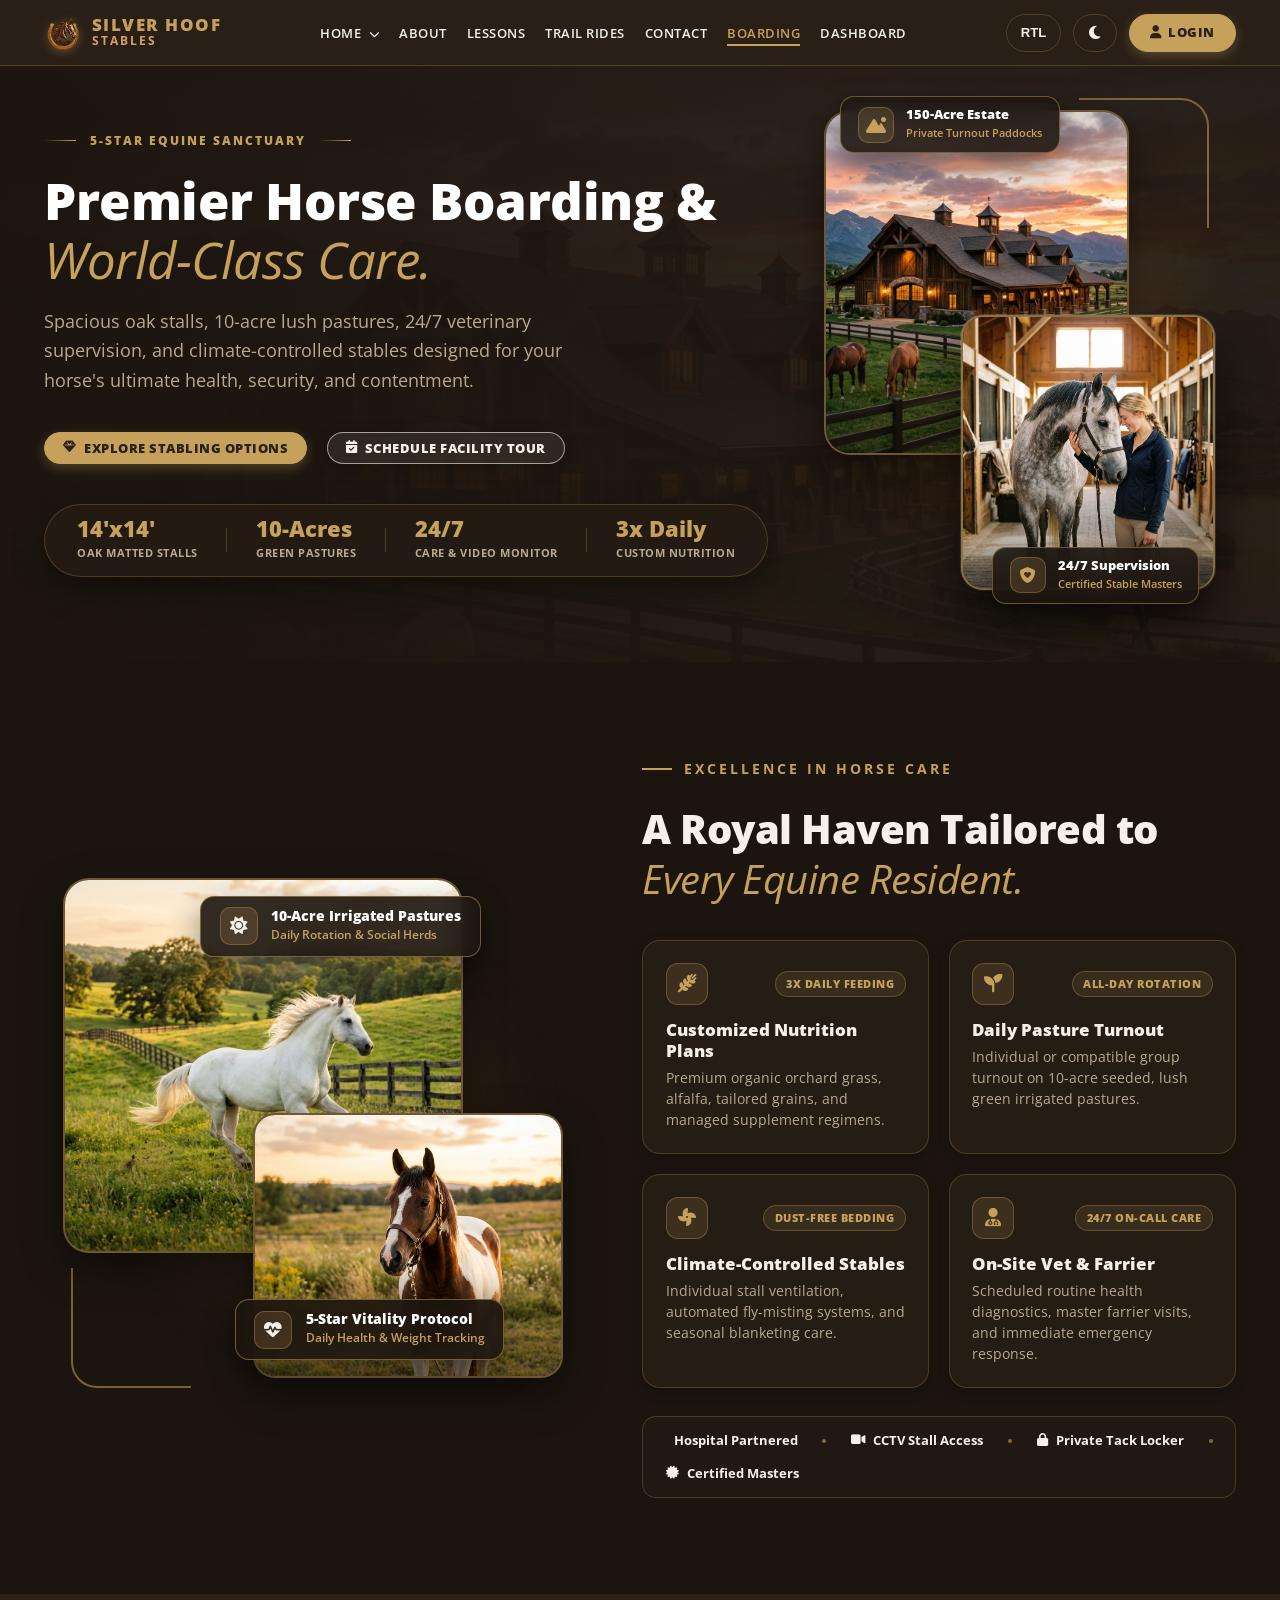
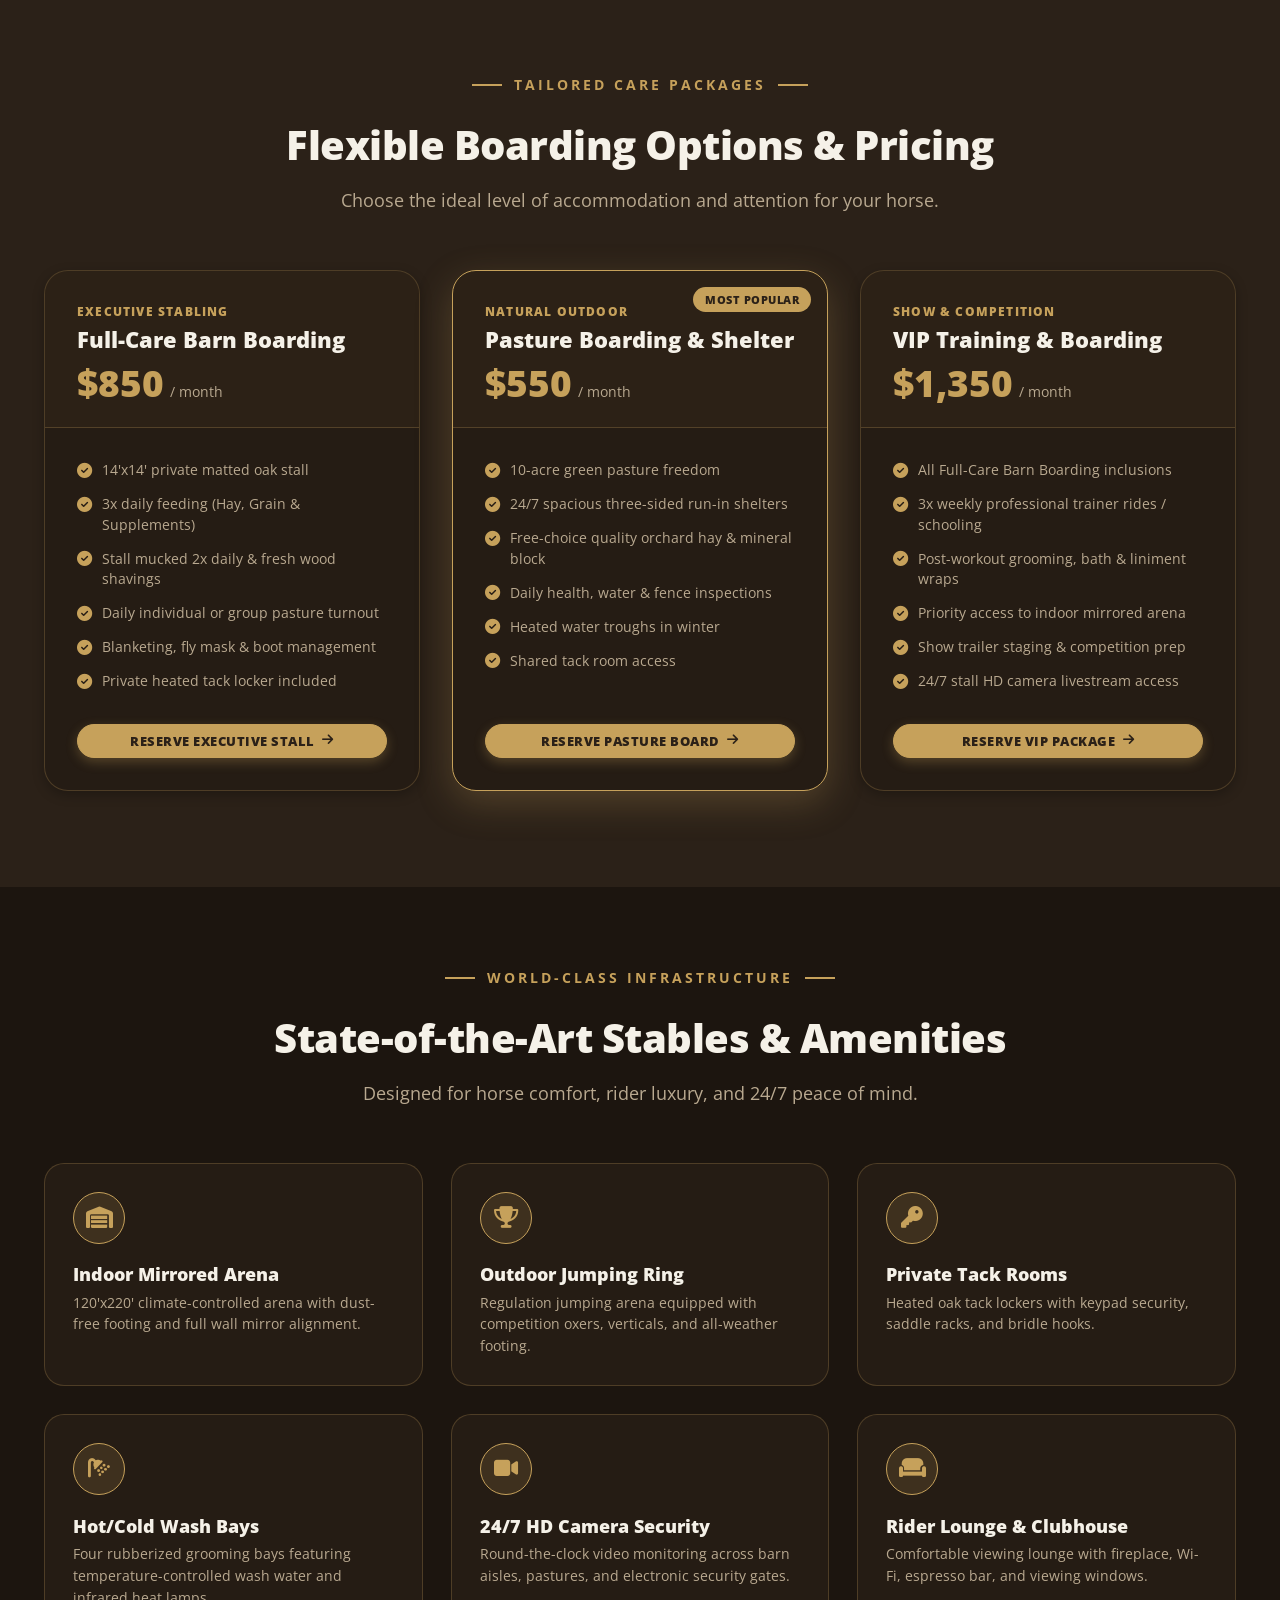
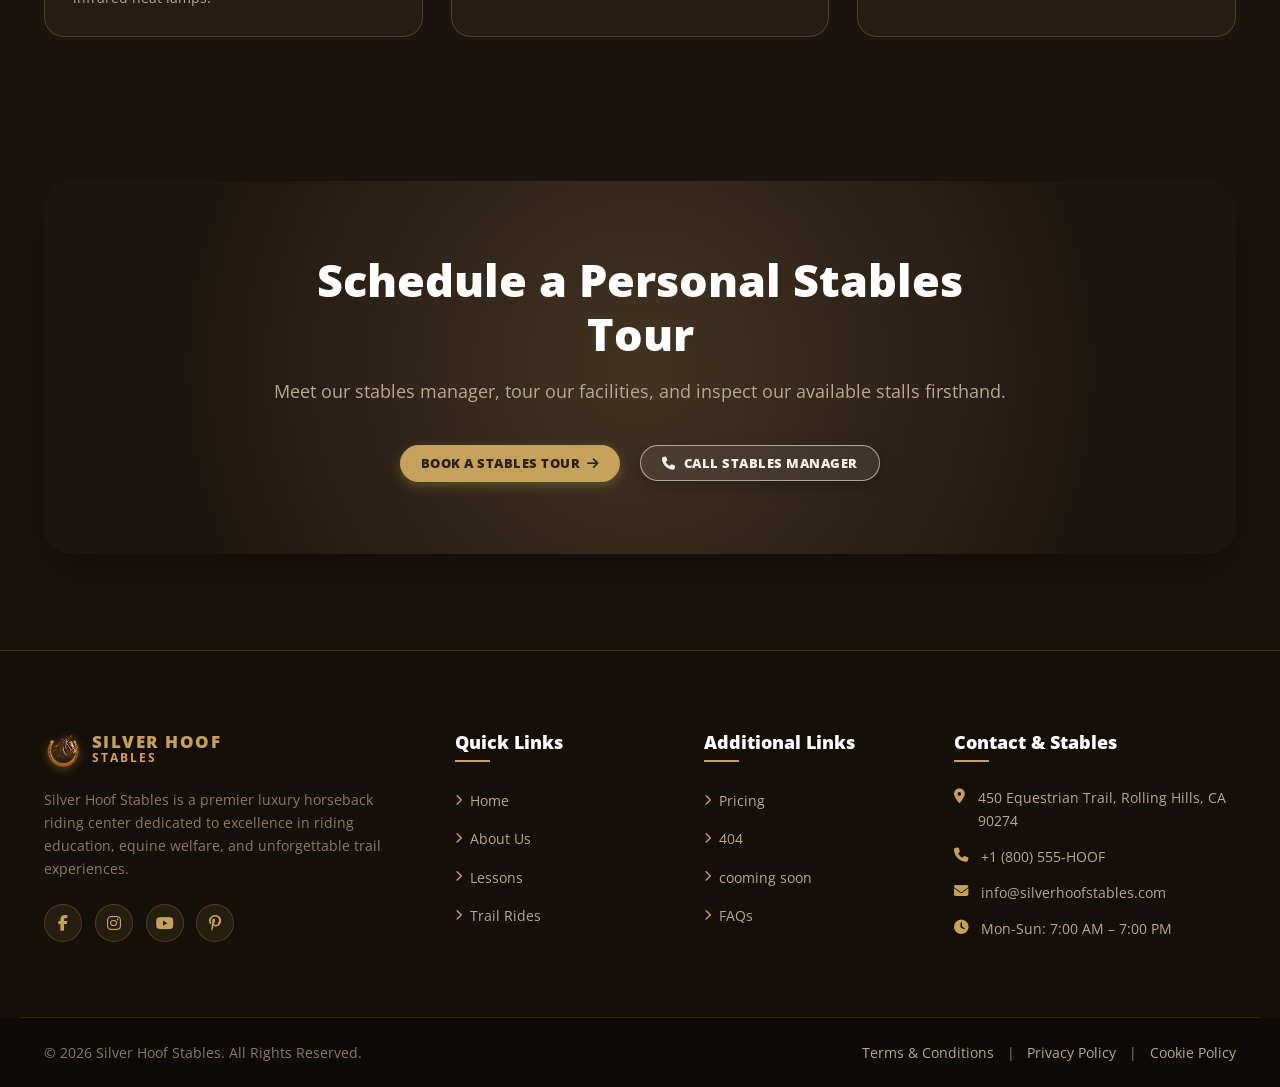
<file: boarding.html>
<!DOCTYPE html>
<html lang="en" dir="ltr" data-theme="dark">

<head>
  <meta charset="UTF-8">
  <meta name="viewport" content="width=device-width, initial-scale=1.0">
  <title>Horse Boarding & Care | Silver Hoof Stables</title>
  <meta name="description"
    content="Experience luxury full-care horse boarding, pasture boarding, and VIP training packages at Silver Hoof Stables. 14'x14' matted stalls, 24/7 supervision, and 150 acres of amenities.">

  <link rel="icon" type="image/jpeg" href="favicon.jpg">
<link rel="preconnect" href="https://fonts.googleapis.com">
<link rel="preconnect" href="https://fonts.gstatic.com" crossorigin>
<link
    href="https://fonts.googleapis.com/css2?family=Open+Sans:ital,wght@0,300;0,400;0,500;0,600;0,700;0,800;1,400;1,600&display=swap"
    rel="stylesheet">

<link rel="stylesheet" href="https://cdnjs.cloudflare.com/ajax/libs/font-awesome/6.4.0/css/all.min.css">

<link rel="stylesheet" href="index.css">

<link rel="stylesheet" href="boarding.css">
</head>

<body>

<header class="header" id="header">
    <div class="container header-container">

<a href="index.html" class="brand-logo">
        <div class="logo-icon">
          <img src="images/logo.png" alt="Silver Hoof Stables Logo" class="brand-logo-img">
        </div>
        <div class="brand-text">
          <span class="brand-name">SILVER HOOF</span>
          <span class="brand-sub">STABLES</span>
        </div>
      </a>

<nav class="nav-menu" id="nav-menu">
        <ul class="nav-list">
          <li class="nav-item dropdown">
            <a href="index.html" class="nav-link" id="home-dropdown-btn">
              Home <i class="fa-solid fa-chevron-down nav-dropdown-icon"></i>
            </a>
            <ul class="dropdown-menu">
              <li><a href="index.html" class="dropdown-item" id="home-1-link">Home 1 (Classic)</a></li>
              <li><a href="home2.html" class="dropdown-item" id="home-2-link">Home 2 (Luxury Ranch)</a></li>
            </ul>
          </li>
          <li class="nav-item"><a href="about.html" class="nav-link">About</a></li>
          <li class="nav-item"><a href="lessons.html" class="nav-link">Lessons</a></li>
          <li class="nav-item"><a href="trail-rides.html" class="nav-link">Trail Rides</a></li>
          <li class="nav-item"><a href="contact.html" class="nav-link">Contact</a></li>
          <li class="nav-item"><a href="boarding.html" class="nav-link active">Boarding</a></li>
          <li class="nav-item"><a href="dash.html" class="nav-link dashboard-link">Dashboard</a></li>
          <li class="nav-login-item">
            <button class="btn btn-primary" onclick="openLoginModal()">
              <i class="fa-solid fa-user"></i> Login
            </button>
          </li>
        </ul>
      </nav>

<div class="header-actions">

        <button class="icon-btn" id="rtl-toggle" title="Toggle Text Direction (LTR / RTL)" aria-label="Toggle RTL">
          <span class="btn-label">RTL</span>
        </button>

<button class="icon-btn" id="theme-toggle" title="Toggle Theme (Dark / Light)" aria-label="Toggle Theme">
          <i class="fa-solid fa-moon" id="theme-icon"></i>
        </button>

<button class="btn btn-primary" id="open-login-btn" onclick="openLoginModal()">
          <i class="fa-solid fa-user"></i> Login
        </button>

<button class="hamburger-btn" id="mobile-menu-toggle" aria-label="Toggle Navigation Menu">
          <i class="fa-solid fa-bars"></i>
        </button>
      </div>

    </div>
  </header>

<main>

<section class="boarding-hero-section">
      <div class="boarding-hero-bg" style="background-image: url('images/our_story_ranch.jpg');"></div>
      <div class="boarding-hero-overlay"></div>

      <div class="container boarding-hero-container">
        <div class="boarding-hero-grid">

<div class="boarding-hero-text-col">
            <div class="gold-divider-wrap">
              <span class="gold-line"></span>
              <span class="hero-welcome">5-STAR EQUINE SANCTUARY</span>
              <span class="gold-line"></span>
            </div>

            <h1 class="boarding-hero-title">
              Premier Horse Boarding &amp;<br>
              <span class="boarding-hero-accent">World-Class Care.</span>
            </h1>

            <p class="boarding-hero-subtitle">
              Spacious oak stalls, 10-acre lush pastures, 24/7 veterinary supervision, and climate-controlled stables
              designed for your horse's ultimate health, security, and contentment.
            </p>

<div class="boarding-hero-cta-btns">
              <a href="#boarding-packages" class="btn btn-primary" id="boarding-hero-packages-btn">
                <i class="fa-solid fa-gem"></i> Explore Stabling Options
              </a>
              <a href="contact.html" class="btn btn-outline-hero" id="boarding-hero-tour-btn">
                <i class="fa-solid fa-calendar-check"></i> Schedule Facility Tour
              </a>
            </div>

<div class="hero-specs-strip">
              <div class="spec-stat-item">
                <span class="num">14'x14'</span>
                <span class="lbl">Oak Matted Stalls</span>
              </div>
              <div class="spec-divider"></div>
              <div class="spec-stat-item">
                <span class="num">10-Acres</span>
                <span class="lbl">Green Pastures</span>
              </div>
              <div class="spec-divider"></div>
              <div class="spec-stat-item">
                <span class="num">24/7</span>
                <span class="lbl">Care &amp; Video Monitor</span>
              </div>
              <div class="spec-divider"></div>
              <div class="spec-stat-item">
                <span class="num">3x Daily</span>
                <span class="lbl">Custom Nutrition</span>
              </div>
            </div>
          </div>

<div class="boarding-hero-media-col">
            <div class="boarding-dual-composition">

<div class="hero-media-ambient-glow"></div>

<div class="boarding-image-card primary-card">
                <div class="image-frame-wrapper">
                  <img src="images/our_story_ranch.jpg" alt="Silver Hoof Stables Ranch & Boarding Grounds"
                    class="hero-img-primary">
                  <div class="image-overlay-tint"></div>
                </div>

                <div class="floating-badge badge-top-left">
                  <div class="badge-icon-wrap">
                    <i class="fa-solid fa-mountain-sun"></i>
                  </div>
                  <div class="badge-text-wrap">
                    <span class="badge-title">150-Acre Estate</span>
                    <span class="badge-caption">Private Turnout Paddocks</span>
                  </div>
                </div>
              </div>

<div class="boarding-image-card secondary-card">
                <div class="image-frame-wrapper">
                  <img src="images/gallery_stable_bonding.jpg" alt="Equine Care and Bonding in Stables"
                    class="hero-img-secondary">
                  <div class="image-overlay-tint"></div>
                </div>

                <div class="floating-badge badge-bottom-right">
                  <div class="badge-icon-wrap">
                    <i class="fa-solid fa-shield-heart"></i>
                  </div>
                  <div class="badge-text-wrap">
                    <span class="badge-title">24/7 Supervision</span>
                    <span class="badge-caption">Certified Stable Masters</span>
                  </div>
                </div>
              </div>

<div class="hero-geometric-accent"></div>

            </div>
          </div>

        </div>
      </div>
    </section>

<section class="section boarding-exp-section" id="excellence-care">
      <div class="container">
        <div class="care-showcase-grid">

<div class="care-showcase-media">
            <div class="care-media-composition">

<div class="care-ambient-glow"></div>
              <div class="care-geometric-accent"></div>

<div class="care-card-primary">
                <div class="care-img-frame">
                  <img src="images/hero2_gallop_meadow.jpg" alt="Horse Enjoying Daily Green Pasture Turnout"
                    class="care-img-main">
                  <div class="care-img-tint"></div>
                </div>

                <div class="care-floating-badge badge-pasture">
                  <div class="care-badge-icon">
                    <i class="fa-solid fa-sun icon-gold"></i>
                  </div>
                  <div class="care-badge-info">
                    <strong>10-Acre Irrigated Pastures</strong>
                    <span>Daily Rotation &amp; Social Herds</span>
                  </div>
                </div>
              </div>

<div class="care-card-secondary">
                <div class="care-img-frame">
                  <img src="images/horse_dakota.jpg" alt="Champion Horse Under Expert Daily Care"
                    class="care-img-thumb">
                  <div class="care-img-tint"></div>
                </div>

                <div class="care-floating-badge badge-vitality">
                  <div class="care-badge-icon">
                    <i class="fa-solid fa-heart-pulse icon-gold"></i>
                  </div>
                  <div class="care-badge-info">
                    <strong>5-Star Vitality Protocol</strong>
                    <span>Daily Health &amp; Weight Tracking</span>
                  </div>
                </div>
              </div>

            </div>
          </div>

<div class="care-showcase-text">
            <div class="section-tag-row">
              <div class="section-tag">
                <span class="tag-line"></span>
                EXCELLENCE IN HORSE CARE
              </div>
            </div>

            <h2 class="section-title">
              A Royal Haven Tailored to <span class="care-accent">Every Equine Resident.</span>
            </h2>

            <div class="exp-features-grid">

              <div class="exp-feature-item">
                <div class="exp-feature-header">
                  <div class="exp-icon-circle">
                    <i class="fa-solid fa-wheat-awn"></i>
                  </div>
                  <span class="feature-pill">3x Daily Feeding</span>
                </div>
                <h4>Customized Nutrition Plans</h4>
                <p>Premium organic orchard grass, alfalfa, tailored grains, and managed supplement regimens.</p>
              </div>

              <div class="exp-feature-item">
                <div class="exp-feature-header">
                  <div class="exp-icon-circle">
                    <i class="fa-solid fa-seedling"></i>
                  </div>
                  <span class="feature-pill">All-Day Rotation</span>
                </div>
                <h4>Daily Pasture Turnout</h4>
                <p>Individual or compatible group turnout on 10-acre seeded, lush green irrigated pastures.</p>
              </div>

              <div class="exp-feature-item">
                <div class="exp-feature-header">
                  <div class="exp-icon-circle">
                    <i class="fa-solid fa-fan"></i>
                  </div>
                  <span class="feature-pill">Dust-Free Bedding</span>
                </div>
                <h4>Climate-Controlled Stables</h4>
                <p>Individual stall ventilation, automated fly-misting systems, and seasonal blanketing care.</p>
              </div>

              <div class="exp-feature-item">
                <div class="exp-feature-header">
                  <div class="exp-icon-circle">
                    <i class="fa-solid fa-user-doctor"></i>
                  </div>
                  <span class="feature-pill">24/7 On-Call Care</span>
                </div>
                <h4>On-Site Vet &amp; Farrier</h4>
                <p>Scheduled routine health diagnostics, master farrier visits, and immediate emergency response.</p>
              </div>

            </div>

<div class="care-trust-strip">
              <div class="trust-item">
                <i class="fa-solid fa-shield-check icon-gold"></i>
                <span>Hospital Partnered</span>
              </div>
              <div class="trust-dot"></div>
              <div class="trust-item">
                <i class="fa-solid fa-video icon-gold"></i>
                <span>CCTV Stall Access</span>
              </div>
              <div class="trust-dot"></div>
              <div class="trust-item">
                <i class="fa-solid fa-lock icon-gold"></i>
                <span>Private Tack Locker</span>
              </div>
              <div class="trust-dot"></div>
              <div class="trust-item">
                <i class="fa-solid fa-certificate icon-gold"></i>
                <span>Certified Masters</span>
              </div>
            </div>

          </div>

        </div>
      </div>
    </section>

<section class="section boarding-options-section">
      <div class="container">

        <div class="section-header text-center">
          <div class="section-tag-row center">
            <div class="section-tag">
              <span class="tag-line"></span>
              TAILORED CARE PACKAGES
              <span class="tag-line"></span>
            </div>
          </div>
          <h2 class="section-title">Flexible Boarding Options & Pricing</h2>
          <p class="section-description">
            Choose the ideal level of accommodation and attention for your horse.
          </p>
        </div>

<div class="boarding-packages-grid">

<div class="package-card">
            <div class="package-header">
              <span class="pkg-tier">EXECUTIVE STABLING</span>
              <h3 class="pkg-title">Full-Care Barn Boarding</h3>
              <div class="pkg-price">
                <span class="val">$850</span>
                <span class="unit">/ month</span>
              </div>
            </div>
            <div class="package-body">
              <ul class="pkg-features">
                <li><i class="fa-solid fa-circle-check icon-gold"></i> 14'x14' private matted oak stall</li>
                <li><i class="fa-solid fa-circle-check icon-gold"></i> 3x daily feeding (Hay, Grain & Supplements)</li>
                <li><i class="fa-solid fa-circle-check icon-gold"></i> Stall mucked 2x daily & fresh wood shavings</li>
                <li><i class="fa-solid fa-circle-check icon-gold"></i> Daily individual or group pasture turnout</li>
                <li><i class="fa-solid fa-circle-check icon-gold"></i> Blanketing, fly mask & boot management</li>
                <li><i class="fa-solid fa-circle-check icon-gold"></i> Private heated tack locker included</li>
              </ul>
              <button class="btn btn-gold-pill btn-full" onclick="openBoardingModal('Full-Care Barn Boarding')">
                Reserve Executive Stall <i class="fa-solid fa-arrow-right"></i>
              </button>
            </div>
          </div>

<div class="package-card featured-pkg">
            <div class="featured-ribbon">MOST POPULAR</div>
            <div class="package-header">
              <span class="pkg-tier">NATURAL OUTDOOR</span>
              <h3 class="pkg-title">Pasture Boarding & Shelter</h3>
              <div class="pkg-price">
                <span class="val">$550</span>
                <span class="unit">/ month</span>
              </div>
            </div>
            <div class="package-body">
              <ul class="pkg-features">
                <li><i class="fa-solid fa-circle-check icon-gold"></i> 10-acre green pasture freedom</li>
                <li><i class="fa-solid fa-circle-check icon-gold"></i> 24/7 spacious three-sided run-in shelters</li>
                <li><i class="fa-solid fa-circle-check icon-gold"></i> Free-choice quality orchard hay & mineral block
                </li>
                <li><i class="fa-solid fa-circle-check icon-gold"></i> Daily health, water & fence inspections</li>
                <li><i class="fa-solid fa-circle-check icon-gold"></i> Heated water troughs in winter</li>
                <li><i class="fa-solid fa-circle-check icon-gold"></i> Shared tack room access</li>
              </ul>
              <button class="btn btn-gold-pill btn-full" onclick="openBoardingModal('Pasture Boarding & Shelter')">
                Reserve Pasture Board <i class="fa-solid fa-arrow-right"></i>
              </button>
            </div>
          </div>

<div class="package-card">
            <div class="package-header">
              <span class="pkg-tier">SHOW & COMPETITION</span>
              <h3 class="pkg-title">VIP Training & Boarding</h3>
              <div class="pkg-price">
                <span class="val">$1,350</span>
                <span class="unit">/ month</span>
              </div>
            </div>
            <div class="package-body">
              <ul class="pkg-features">
                <li><i class="fa-solid fa-circle-check icon-gold"></i> All Full-Care Barn Boarding inclusions</li>
                <li><i class="fa-solid fa-circle-check icon-gold"></i> 3x weekly professional trainer rides / schooling
                </li>
                <li><i class="fa-solid fa-circle-check icon-gold"></i> Post-workout grooming, bath & liniment wraps</li>
                <li><i class="fa-solid fa-circle-check icon-gold"></i> Priority access to indoor mirrored arena</li>
                <li><i class="fa-solid fa-circle-check icon-gold"></i> Show trailer staging & competition prep</li>
                <li><i class="fa-solid fa-circle-check icon-gold"></i> 24/7 stall HD camera livestream access</li>
              </ul>
              <button class="btn btn-gold-pill btn-full" onclick="openBoardingModal('VIP Training & Boarding')">
                Reserve VIP Package <i class="fa-solid fa-arrow-right"></i>
              </button>
            </div>
          </div>

        </div>

      </div>
    </section>

<section class="section boarding-facilities-section">
      <div class="container">

        <div class="section-header text-center">
          <div class="section-tag-row center">
            <div class="section-tag">
              <span class="tag-line"></span>
              WORLD-CLASS INFRASTRUCTURE
              <span class="tag-line"></span>
            </div>
          </div>
          <h2 class="section-title">State-of-the-Art Stables & Amenities</h2>
          <p class="section-description">
            Designed for horse comfort, rider luxury, and 24/7 peace of mind.
          </p>
        </div>

<div class="facilities-grid">

          <div class="facility-card">
            <div class="facility-icon-box">
              <i class="fa-solid fa-warehouse"></i>
            </div>
            <h4>Indoor Mirrored Arena</h4>
            <p>120'x220' climate-controlled arena with dust-free footing and full wall mirror alignment.</p>
          </div>

          <div class="facility-card">
            <div class="facility-icon-box">
              <i class="fa-solid fa-trophy"></i>
            </div>
            <h4>Outdoor Jumping Ring</h4>
            <p>Regulation jumping arena equipped with competition oxers, verticals, and all-weather footing.</p>
          </div>

          <div class="facility-card">
            <div class="facility-icon-box">
              <i class="fa-solid fa-key"></i>
            </div>
            <h4>Private Tack Rooms</h4>
            <p>Heated oak tack lockers with keypad security, saddle racks, and bridle hooks.</p>
          </div>

          <div class="facility-card">
            <div class="facility-icon-box">
              <i class="fa-solid fa-shower"></i>
            </div>
            <h4>Hot/Cold Wash Bays</h4>
            <p>Four rubberized grooming bays featuring temperature-controlled wash water and infrared heat lamps.</p>
          </div>

          <div class="facility-card">
            <div class="facility-icon-box">
              <i class="fa-solid fa-video"></i>
            </div>
            <h4>24/7 HD Camera Security</h4>
            <p>Round-the-clock video monitoring across barn aisles, pastures, and electronic security gates.</p>
          </div>

          <div class="facility-card">
            <div class="facility-icon-box">
              <i class="fa-solid fa-couch"></i>
            </div>
            <h4>Rider Lounge & Clubhouse</h4>
            <p>Comfortable viewing lounge with fireplace, Wi-Fi, espresso bar, and viewing windows.</p>
          </div>

        </div>

      </div>
    </section>

<section class="section boarding-cta-section">
      <div class="container">
        <div class="boarding-cta-card">
          <div class="cta-glow-overlay"></div>
          <div class="boarding-cta-content">

            <h2 class="boarding-cta-title">Schedule a Personal Stables Tour</h2>
            <p class="boarding-cta-sub">
              Meet our stables manager, tour our facilities, and inspect our available stalls firsthand.
            </p>
            <div class="boarding-cta-btns">
              <button class="btn btn-gold-pill btn-large" onclick="openBoardingModal('Stables Tour Request')">
                Book a Stables Tour <i class="fa-solid fa-arrow-right"></i>
              </button>
              <a href="tel:18005554663" class="btn btn-outline-hero btn-large">
                <i class="fa-solid fa-phone"></i> Call Stables Manager
              </a>
            </div>
          </div>
        </div>
      </div>
    </section>

  </main>

<footer class="footer">
    <div class="container footer-container">

<div class="footer-col footer-brand-col">
        <a href="index.html" class="brand-logo footer-logo">
          <div class="logo-icon">
            <img src="images/logo.png" alt="Silver Hoof Stables Logo" class="brand-logo-img">
          </div>
          <div class="brand-text">
            <span class="brand-name">SILVER HOOF</span>
            <span class="brand-sub">STABLES</span>
          </div>
        </a>
        <p class="footer-about">
          Silver Hoof Stables is a premier luxury horseback riding center dedicated to excellence in riding education,
          equine welfare, and unforgettable trail experiences.
        </p>
        <div class="footer-socials">
          <a href="#" aria-label="Facebook"><i class="fa-brands fa-facebook-f"></i></a>
          <a href="#" aria-label="Instagram"><i class="fa-brands fa-instagram"></i></a>
          <a href="#" aria-label="YouTube"><i class="fa-brands fa-youtube"></i></a>
          <a href="#" aria-label="Pinterest"><i class="fa-brands fa-pinterest-p"></i></a>
        </div>
      </div>

<div class="footer-col">
        <h4 class="footer-title">Quick Links</h4>
        <ul class="footer-links">
          <li><a href="index.html"><i class="fa-solid fa-chevron-right"></i> Home</a></li>
          <li><a href="about.html"><i class="fa-solid fa-chevron-right"></i> About Us</a></li>
          <li><a href="lessons.html"><i class="fa-solid fa-chevron-right"></i> Lessons</a></li>
          <li><a href="trail-rides.html"><i class="fa-solid fa-chevron-right"></i> Trail Rides</a></li>
        </ul>
      </div>

<div class="footer-col">
        <h4 class="footer-title">Additional Links</h4>
        <ul class="footer-links">
          <li><a href="index.html#pricing"><i class="fa-solid fa-chevron-right"></i> Pricing</a></li>
          <li><a href="404.html"><i class="fa-solid fa-chevron-right"></i> 404</a></li>
          <li><a href="coming-soon.html"><i class="fa-solid fa-chevron-right"></i> cooming soon</a></li>
          <li><a href="lessons.html#faqs"><i class="fa-solid fa-chevron-right"></i> FAQs</a></li>
        </ul>
      </div>

<div class="footer-col">
        <h4 class="footer-title">Contact & Stables</h4>
        <div class="footer-contact-details">
          <p><i class="fa-solid fa-location-dot"></i> 450 Equestrian Trail, Rolling Hills, CA 90274</p>
          <p><i class="fa-solid fa-phone"></i> +1 (800) 555-HOOF</p>
          <p><i class="fa-solid fa-envelope"></i> info@silverhoofstables.com</p>
          <p><i class="fa-solid fa-clock"></i> Mon-Sun: 7:00 AM – 7:00 PM</p>
        </div>
      </div>

    </div>

<div class="footer-bottom">
      <div class="container footer-bottom-content">
        <p>&copy; 2026 Silver Hoof Stables. All Rights Reserved.</p>
        <div class="footer-terms-links">
          <a href="#"
            onclick="alert('Terms & Conditions: Silver Hoof Stables safety rules & riding terms apply.'); return false;">Terms
            & Conditions</a>
          <span class="sep">|</span>
          <a href="#"
            onclick="alert('Privacy Policy: We value your privacy and protect your personal information.'); return false;">Privacy
            Policy</a>
          <span class="sep">|</span>
          <a href="#"
            onclick="alert('Cookie Policy: Our site uses essential cookies for preferences.'); return false;">Cookie
            Policy</a>
        </div>
      </div>
    </div>
  </footer>

<div class="modal-backdrop" id="booking-modal">
    <div class="modal-card">
      <button class="modal-close" id="booking-close" onclick="closeBookingModal()">&times;</button>
      <div class="modal-header">
        <h3>Boarding & Tour Request</h3>
        <p>Select your preferred package or tour schedule</p>
      </div>
      <form id="booking-form" onsubmit="handleBookingSubmit(event)">
        <div class="form-group">
          <label for="b-program">Select Package / Request *</label>
          <select id="b-program" required>
            <option value="Full-Care Barn Boarding">Full-Care Barn Boarding ($850/mo)</option>
            <option value="Pasture Boarding & Shelter">Pasture Boarding & Shelter ($550/mo)</option>
            <option value="VIP Training & Boarding">VIP Training & Boarding ($1,350/mo)</option>
            <option value="Stables Tour Request">Personal Stables Tour Request</option>
          </select>
        </div>

        <div class="form-group-row">
          <div class="form-group">
            <label for="b-name">Your Full Name *</label>
            <input type="text" id="b-name" placeholder="John Doe" required>
          </div>
          <div class="form-group">
            <label for="b-phone">Phone Number *</label>
            <input type="tel" id="b-phone" placeholder="+1 (555) 000-0000" required>
          </div>
        </div>

        <div class="form-group-row">
          <div class="form-group">
            <label for="b-date">Preferred Start / Tour Date *</label>
            <input type="date" id="b-date" required>
          </div>
          <div class="form-group">
            <label for="b-time">Horse Breed & Age</label>
            <input type="text" id="b-horse-info" placeholder="e.g. 8yr Quarter Horse Gelding">
          </div>
        </div>

        <div class="form-group">
          <label for="b-notes">Special Dietary or Medical Needs</label>
          <textarea id="b-notes" rows="3"
            placeholder="Tell us about special feeding schedules, turnouts, or veterinarian notes..."></textarea>
        </div>

        <button type="submit" class="btn btn-gold-pill btn-full">
          Submit Boarding Inquiry <i class="fa-solid fa-check-circle"></i>
        </button>
      </form>
    </div>
  </div>

<div class="modal-backdrop" id="login-modal">
    <div class="modal-card">
      <button class="modal-close" id="login-close" onclick="closeLoginModal()">&times;</button>
      <div class="modal-header">
        <i class="fa-solid fa-user-lock modal-header-icon"></i>
        <h3>Rider Portal Login</h3>
        <p>Enter your credentials to access your account & schedules</p>
      </div>
      <form id="login-form" onsubmit="handleLoginSubmit(event)">
        <div class="form-group">
          <label for="l-email">Email Address *</label>
          <input type="email" id="l-email" placeholder="rider@example.com" required value="rider@silverhoof.com">
        </div>
        <div class="form-group">
          <label for="l-password">Password *</label>
          <input type="password" id="l-password" placeholder="••••••••" required value="password123">
        </div>
        <button type="submit" class="btn btn-gold-pill btn-full">
          Sign In to Portal <i class="fa-solid fa-right-to-bracket"></i>
        </button>
      </form>
    </div>
  </div>

<script src="index.js"></script>
  <script src="boarding.js"></script>
</body>

</html>
</file>
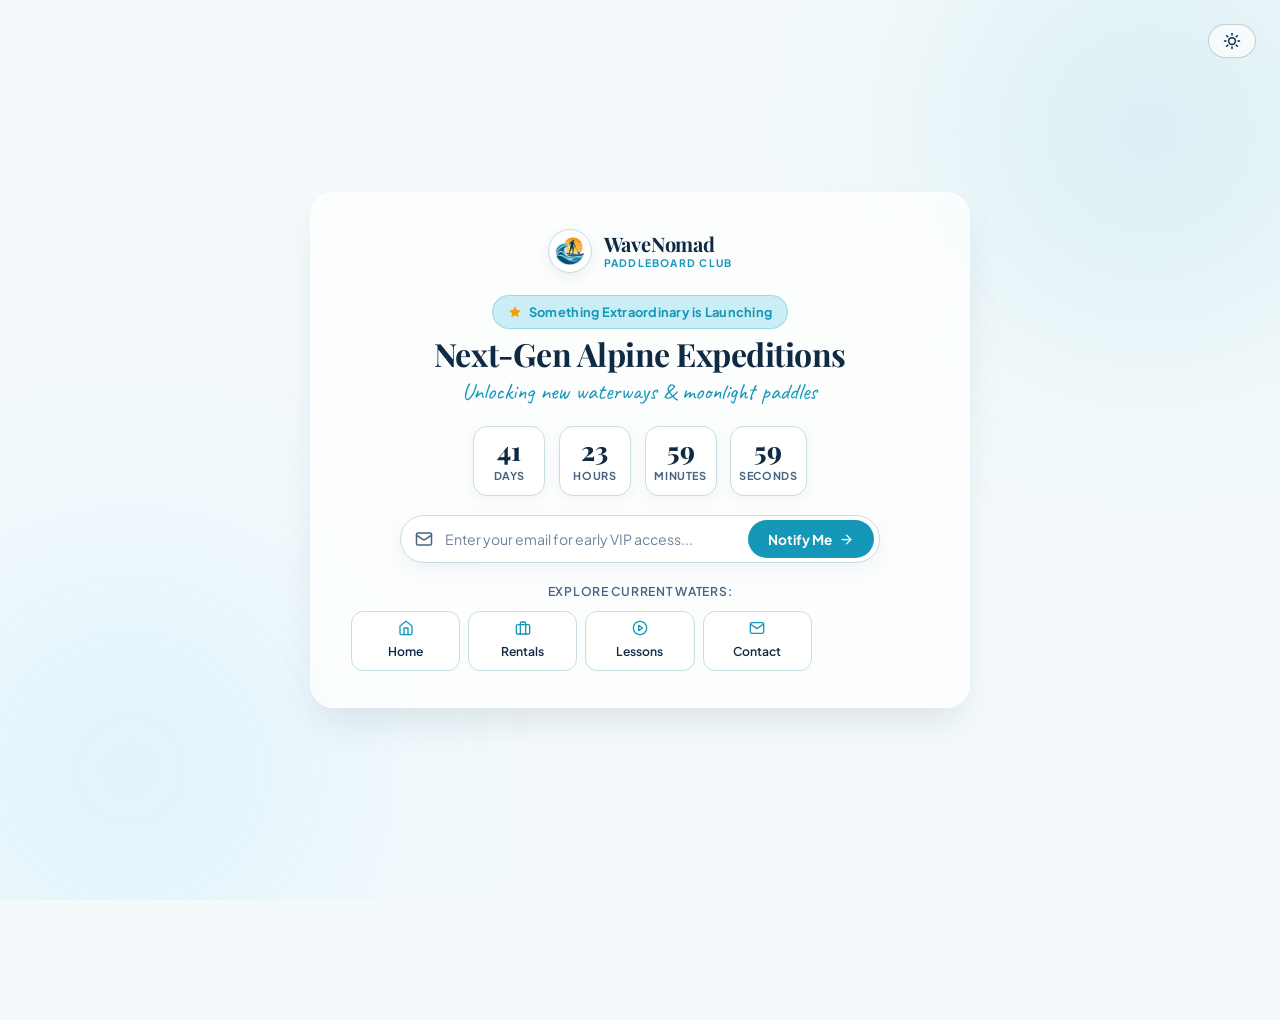
<file: coming-soon.html>
<!DOCTYPE html>
<html lang="en">

<head>
  <meta charset="UTF-8">
  <meta name="viewport" content="width=device-width, initial-scale=1.0">
  <title>Coming Soon | WaveNomad Standup Paddleboard Rental</title>
  <meta name="description"
    content="Something extraordinary is launching soon at WaveNomad. Be the first to know about our next-generation paddle tours and alpine expeditions.">
  <link rel="icon" type="image/png" href="assets/images/favicon.png">

  
  <link rel="preconnect" href="https://fonts.googleapis.com">
  <link rel="preconnect" href="https://fonts.gstatic.com" crossorigin>
  <link
    href="https://fonts.googleapis.com/css2?family=Caveat:wght@600;700&family=Playfair+Display:ital,wght@0,500;0,600;0,700;1,600&family=Plus+Jakarta+Sans:wght@300;400;500;600;700;800&display=swap"
    rel="stylesheet">

  <link rel="stylesheet" href="style.css">
  <link rel="stylesheet" href="coming-soon.css">
</head>

<body class="coming-soon-body">

  
  <div class="cs-top-controls" id="cs-controls">
    <button class="action-control-btn theme-pill-btn" id="theme-toggle-btn" aria-label="Toggle Light and Dark Mode"
      title="Toggle Light / Dark Mode">
      <svg id="theme-icon-sun" class="theme-icon" viewBox="0 0 24 24" fill="none" stroke="currentColor"
        stroke-width="2" stroke-linecap="round" stroke-linejoin="round">
        <circle cx="12" cy="12" r="4.5"></circle>
        <line x1="12" y1="2" x2="12" y2="4"></line>
        <line x1="12" y1="20" x2="12" y2="22"></line>
        <line x1="4.93" y1="4.93" x2="6.34" y2="6.34"></line>
        <line x1="17.66" y1="17.66" x2="19.07" y2="19.07"></line>
        <line x1="2" y1="12" x2="4" y2="12"></line>
        <line x1="20" y1="12" x2="22" y2="12"></line>
        <line x1="4.93" y1="19.07" x2="6.34" y2="17.66"></line>
        <line x1="17.66" y1="6.34" x2="19.07" y2="4.93"></line>
      </svg>
      <svg id="theme-icon-moon" class="theme-icon" style="display: none;" viewBox="0 0 24 24" fill="none"
        stroke="currentColor" stroke-width="2" stroke-linecap="round" stroke-linejoin="round">
        <path d="M21 12.79A9 9 0 1 1 11.21 3 7 7 0 0 0 21 12.79z"></path>
      </svg>
    </button>
  </div>

  
  <div class="cs-bg-glow glow-top" aria-hidden="true"></div>
  <div class="cs-bg-glow glow-bottom" aria-hidden="true"></div>

  
  <main class="cs-viewport-wrapper">
    <div class="cs-card">

      
      <div class="cs-brand">
        <a href="index.html" class="brand-link" aria-label="WaveNomad Home">
          <div class="brand-emblem-circle">
            <img src="assets/images/logo.png" alt="WaveNomad Emblem" class="brand-logo-img">
          </div>
          <div class="brand-text">
            <span class="brand-title">WaveNomad</span>
            <span class="brand-tagline">PADDLEBOARD CLUB</span>
          </div>
        </a>
      </div>

      
      <div class="cs-hero-wrap">
        <span class="cs-badge">
          <svg viewBox="0 0 24 24" fill="currentColor" class="badge-sparkle">
            <path d="M12 2L15.09 8.26L22 9.27L17 14.14L18.18 21.02L12 17.77L5.82 21.02L7 14.14L2 9.27L8.91 8.26L12 2Z" />
          </svg>
          Something Extraordinary is Launching
        </span>

        <h1 class="cs-title">Next-Gen Alpine Expeditions</h1>
        <p class="cs-script-subtitle">Unlocking new waterways &amp; moonlight paddles</p>
      </div>

      
      <div class="cs-countdown-grid" id="countdown-grid">
        <div class="countdown-unit">
          <span class="count-num" id="count-days">42</span>
          <span class="count-label">Days</span>
        </div>
        <div class="countdown-unit">
          <span class="count-num" id="count-hours">18</span>
          <span class="count-label">Hours</span>
        </div>
        <div class="countdown-unit">
          <span class="count-num" id="count-mins">35</span>
          <span class="count-label">Minutes</span>
        </div>
        <div class="countdown-unit">
          <span class="count-num" id="count-secs">50</span>
          <span class="count-label">Seconds</span>
        </div>
      </div>

      
      <form class="cs-notify-form" id="cs-notify-form" novalidate>
        <div class="input-pill-wrap">
          <svg viewBox="0 0 24 24" fill="none" stroke="currentColor" stroke-width="2" stroke-linecap="round"
            stroke-linejoin="round" class="input-mail-icon">
            <rect x="2" y="4" width="20" height="16" rx="2"></rect>
            <path d="m22 7-8.97 5.7a1.94 1.94 0 0 1-2.06 0L2 7"></path>
          </svg>
          <input type="email" id="cs-email-input" class="cs-email-input" placeholder="Enter your email for early VIP access..." required>
          <button type="submit" class="cs-submit-btn">
            <span>Notify Me</span>
            <svg viewBox="0 0 24 24" fill="none" stroke="currentColor" stroke-width="2" stroke-linecap="round"
              stroke-linejoin="round" class="btn-arrow-icon">
              <line x1="5" y1="12" x2="19" y2="12"></line>
              <polyline points="12 5 19 12 12 19"></polyline>
            </svg>
          </button>
        </div>
      </form>

      
      <div class="cs-toast" id="cs-toast" role="status" aria-live="polite">
        <span class="toast-message" id="toast-message">✓ VIP Invitation Sent! We'll keep you updated.</span>
      </div>

      
      <div class="cs-links-section">
        <span class="cs-links-label">Explore Current Waters:</span>
        <div class="cs-links-grid">
          <a href="index.html" class="cs-link-card">
            <svg viewBox="0 0 24 24" fill="none" stroke="currentColor" stroke-width="2" stroke-linecap="round"
              stroke-linejoin="round">
              <path d="M3 9l9-7 9 7v11a2 2 0 0 1-2 2H5a2 2 0 0 1-2-2z"></path>
              <polyline points="9 22 9 12 15 12 15 22"></polyline>
            </svg>
            <span>Home</span>
          </a>

          <a href="rentals.html" class="cs-link-card">
            <svg viewBox="0 0 24 24" fill="none" stroke="currentColor" stroke-width="2" stroke-linecap="round"
              stroke-linejoin="round">
              <rect x="2" y="7" width="20" height="14" rx="2" ry="2"></rect>
              <path d="M16 21V5a2 2 0 0 0-2-2h-4a2 2 0 0 0-2 2v16"></path>
            </svg>
            <span>Rentals</span>
          </a>

          <a href="lessons.html" class="cs-link-card">
            <svg viewBox="0 0 24 24" fill="none" stroke="currentColor" stroke-width="2" stroke-linecap="round"
              stroke-linejoin="round">
              <circle cx="12" cy="12" r="10"></circle>
              <polygon points="10 8 16 12 10 16 10 8"></polygon>
            </svg>
            <span>Lessons</span>
          </a>

          <a href="contact.html" class="cs-link-card">
            <svg viewBox="0 0 24 24" fill="none" stroke="currentColor" stroke-width="2" stroke-linecap="round"
              stroke-linejoin="round">
              <path d="M4 4h16c1.1 0 2 .9 2 2v12c0 1.1-.9 2-2 2H4c-1.1 0-2-.9-2-2V6c0-1.1.9-2 2-2z"></path>
              <polyline points="22,6 12,13 2,6"></polyline>
            </svg>
            <span>Contact</span>
          </a>
        </div>
      </div>

    </div>
  </main>

  <script src="coming-soon.js"></script>
</body>

</html>
</file>
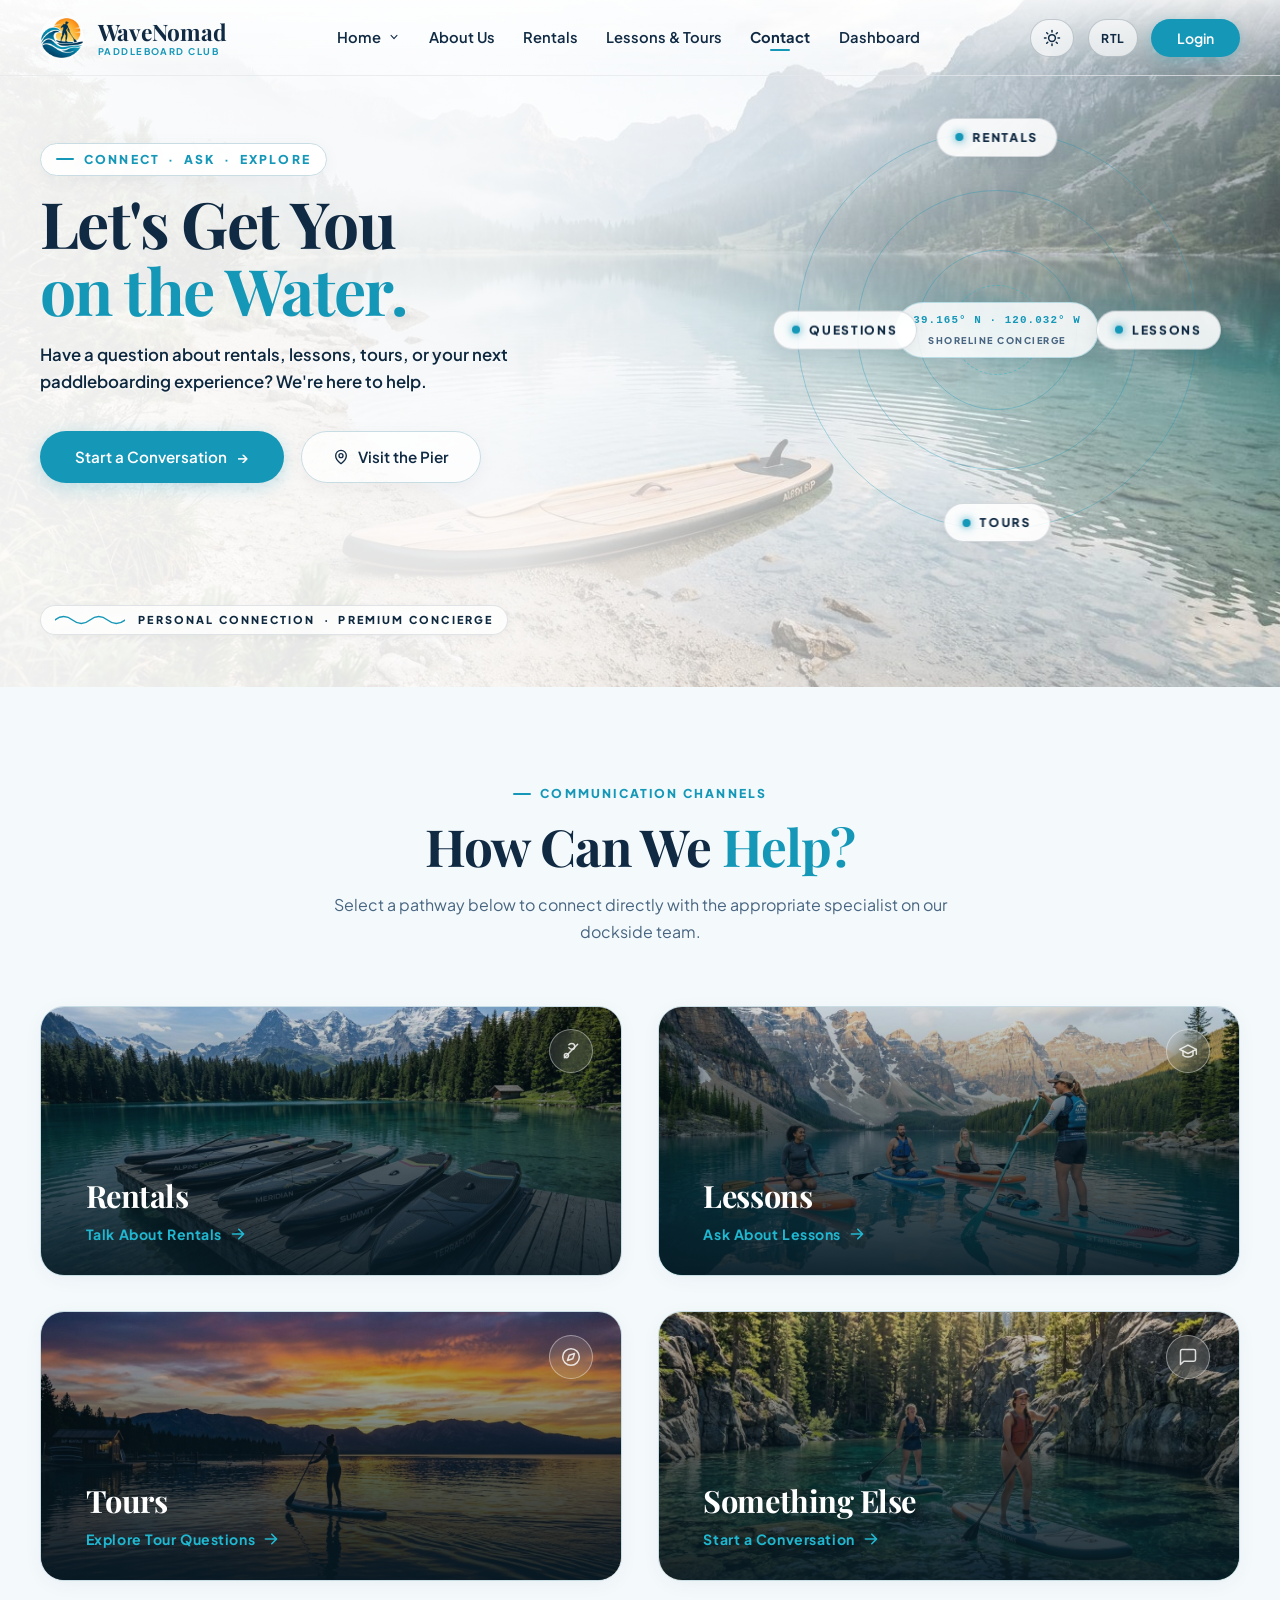
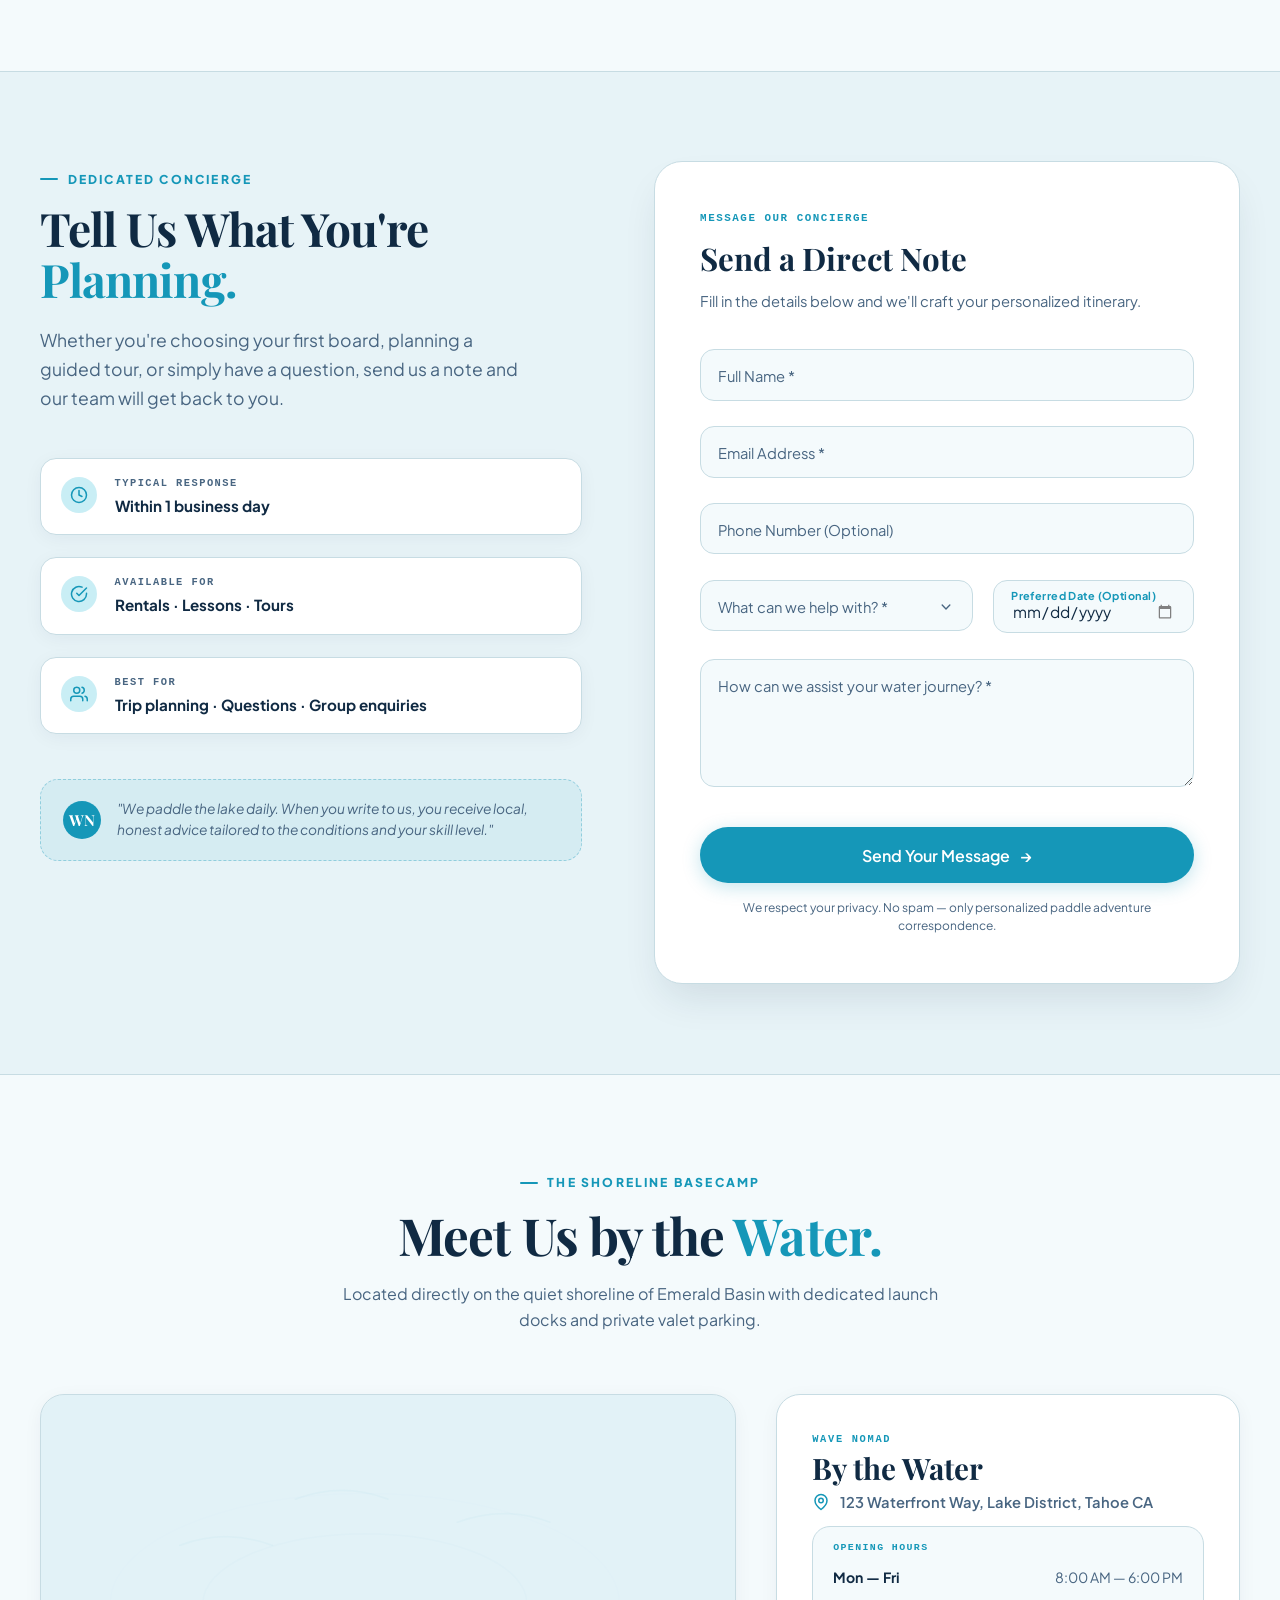
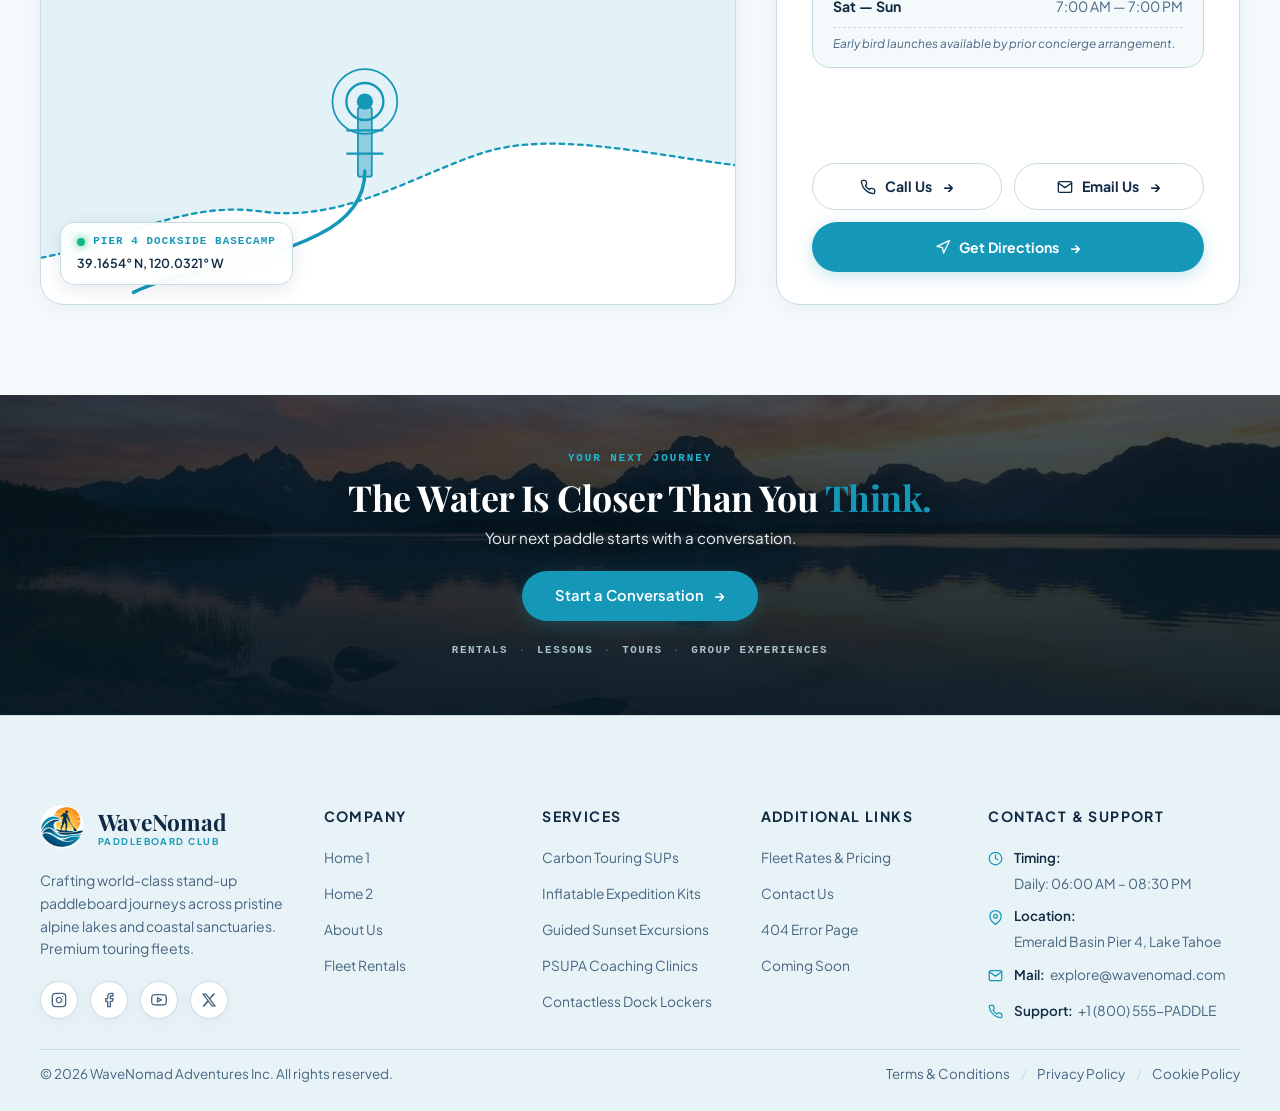
<file: contact.html>
<!DOCTYPE html>
<html lang="en">

<head>
  <meta charset="UTF-8">
  <meta name="viewport" content="width=device-width, initial-scale=1.0">
  <title>Contact &amp; Concierge | WaveNomad Stand-Up Paddleboard Adventures</title>
  <meta name="description"
    content="Connect with WaveNomad for rental enquiries, private instruction, guided lake tours, group expeditions, and personalized adventure concierge planning.">
  <meta name="theme-color" content="#1597B8">

  <link rel="icon" type="image/png" href="assets/images/favicon.png">
  <link rel="apple-touch-icon" href="assets/images/logo.png">

  <link rel="preconnect" href="https://fonts.googleapis.com">
  <link rel="preconnect" href="https://fonts.gstatic.com" crossorigin>
  <link
    href="https://fonts.googleapis.com/css2?family=Caveat:wght@600;700&family=Playfair+Display:ital,wght@0,500;0,600;0,700;1,600&family=Plus+Jakarta+Sans:wght@300;400;500;600;700;800&display=swap"
    rel="stylesheet">

  <link rel="stylesheet" href="style.css">
  <link rel="stylesheet" href="contact.css">
</head>

<body class="contact-page-body">

  <header class="site-header" id="site-header">
    <div class="header-container">

      <a href="index.html" class="brand-link" id="brand-logo" aria-label="WaveNomad Home">
        <div class="brand-emblem-circle">
          <img src="assets/images/logo.png" alt="WaveNomad Logo" class="brand-emblem-img">
        </div>
        <div class="brand-text-group">
          <span class="brand-name">WaveNomad</span>
          <span class="brand-tagline">PADDLEBOARD CLUB</span>
        </div>
      </a>

      <nav aria-label="Main Navigation">
        <ul class="nav-menu" id="nav-menu">

          <li class="nav-item dropdown" id="home-dropdown-item">
            <a href="index.html" class="nav-link" id="home-dropdown-btn" aria-haspopup="true" aria-expanded="false">
              <span>Home</span>
              <svg class="dropdown-caret" viewBox="0 0 20 20" fill="currentColor" aria-hidden="true">
                <path fill-rule="evenodd"
                  d="M5.23 7.21a.75.75 0 011.06.02L10 11.168l3.71-3.938a.75.75 0 111.08 1.04l-4.25 4.5a.75.75 0 01-1.08 0l-4.25-4.5a.75.75 0 01.02-1.06z"
                  clip-rule="evenodd" />
              </svg>
            </a>
            <ul class="dropdown-menu" id="home-dropdown-menu">
              <li>
                <a href="index.html" class="dropdown-link" id="home1-option">
                  <div class="dropdown-title">
                    <span>Home 1: Classic</span>
                    <span class="dropdown-badge"
                      style="background: rgba(16, 42, 67, 0.08); color: var(--secondary-text);">Explore</span>
                  </div>
                  <span class="dropdown-desc">Crisp morning light &amp; turquoise waters</span>
                </a>
              </li>
              <li>
                <a href="home2.html" class="dropdown-link" id="home2-option">
                  <div class="dropdown-title">
                    <span>Home 2: Premium</span>
                    <span class="dropdown-badge"
                      style="background: rgba(16, 42, 67, 0.08); color: var(--secondary-text);">Explore</span>
                  </div>
                  <span class="dropdown-desc">Cinematic evening golden-hour glow</span>
                </a>
              </li>
            </ul>
          </li>

          <li class="nav-item">
            <a href="about.html" class="nav-link" id="nav-about-link">About Us</a>
          </li>

          <li class="nav-item">
            <a href="rentals.html" class="nav-link" id="nav-rentals-link">Rentals</a>
          </li>

          <li class="nav-item">
            <a href="lessons.html" class="nav-link" id="nav-lessons-link">Lessons &amp; Tours</a>
          </li>

          <li class="nav-item">
            <a href="contact.html" class="nav-link active" id="nav-contact-link" aria-current="page">Contact</a>
          </li>

          <li class="nav-item">
            <a href="dashboard.html" class="nav-link" id="nav-dashboard-link">Dashboard</a>
          </li>

          <li class="nav-item nav-item-mobile-login">
            <a href="login.html" class="nav-link nav-link-mobile-login" id="nav-mobile-login">
              <svg width="16" height="16" viewBox="0 0 24 24" fill="none" stroke="currentColor" stroke-width="2"
                stroke-linecap="round" stroke-linejoin="round">
                <path d="M15 3h4a2 2 0 0 1 2 2v14a2 2 0 0 1-2 2h-4"></path>
                <polyline points="10 17 15 12 10 7"></polyline>
                <line x1="15" y1="12" x2="3" y2="12"></line>
              </svg>
              <span>Member Login</span>
            </a>
          </li>
        </ul>
      </nav>

      <div class="header-actions">

        <button class="action-control-btn theme-pill-btn" id="theme-toggle-btn" aria-label="Toggle Light and Dark Mode"
          title="Toggle Light / Dark Mode">
          <svg id="theme-icon-sun" class="theme-icon" viewBox="0 0 24 24" fill="none" stroke="currentColor"
            stroke-width="2" stroke-linecap="round" stroke-linejoin="round">
            <circle cx="12" cy="12" r="4.5"></circle>
            <line x1="12" y1="2" x2="12" y2="4"></line>
            <line x1="12" y1="20" x2="12" y2="22"></line>
            <line x1="4.93" y1="4.93" x2="6.34" y2="6.34"></line>
            <line x1="17.66" y1="17.66" x2="19.07" y2="19.07"></line>
            <line x1="2" y1="12" x2="4" y2="12"></line>
            <line x1="20" y1="12" x2="22" y2="12"></line>
            <line x1="4.93" y1="19.07" x2="6.34" y2="17.66"></line>
            <line x1="17.66" y1="6.34" x2="19.07" y2="4.93"></line>
          </svg>
          <svg id="theme-icon-moon" class="theme-icon" style="display: none;" viewBox="0 0 24 24" fill="none"
            stroke="currentColor" stroke-width="2" stroke-linecap="round" stroke-linejoin="round">
            <path d="M21 12.79A9 9 0 1 1 11.21 3 7 7 0 0 0 21 12.79z"></path>
          </svg>
        </button>

        <button class="action-control-btn rtl-btn" id="lang-toggle-btn" aria-label="Toggle text direction"
          title="Toggle text direction">
          <span class="rtl-text-ltr">RTL</span>
          <span class="rtl-text-rtl">LTR</span>
        </button>

        <button class="btn-header-login" id="nav-login-btn" aria-label="Open Member login">
          <span>Login</span>
        </button>

        <button class="menu-toggle" id="menu-toggle" aria-label="Toggle navigation menu" aria-expanded="false">
          <span></span>
          <span></span>
          <span></span>
        </button>
      </div>

    </div>
  </header>

  <main id="main-content">

    <section class="hero-section contact-hero-section" id="hero-contact">

      <div class="hero-canvas" aria-hidden="true">
        <img class="hero-bg-img hero-bg-light" src="assets/images/contact-shoreline-hero.jpg"
          alt="Calm pristine alpine lake shoreline with stand-up paddleboard resting in clear water"
          fetchpriority="high">
        <img class="hero-bg-img hero-bg-dark" src="assets/images/hero-dark.jpg"
          alt="Peaceful alpine lake shoreline at twilight with gentle water reflections" loading="lazy">
        <div class="hero-overlay-mask contact-hero-mask"></div>
      </div>

      <div class="hero-inner contact-hero-inner">

        <div class="hero-content contact-hero-content">

          <div class="hero-eyebrow-text contact-eyebrow">
            <span>CONNECT &nbsp;·&nbsp; ASK &nbsp;·&nbsp; EXPLORE</span>
          </div>

          <h1 class="hero-headline font-serif contact-hero-title">
            <span class="headline-word">Let's Get You</span>
            <span class="headline-word highlight-accent">on the Water.</span>
          </h1>

          <p class="hero-description font-sans contact-hero-desc">
            Have a question about rentals, lessons, tours, or your next paddleboarding experience? We're here to help.
          </p>

          <div class="hero-actions contact-hero-actions">
            <a href="#contact-planning" class="cta-pill-primary" id="hero-start-conversation-btn">
              <span>Start a Conversation</span>
              <span class="cta-arrow" aria-hidden="true">→</span>
            </a>
            <a href="#meet-us" class="cta-pill-secondary" id="hero-meet-water-btn">
              <svg class="cta-pin-icon" width="16" height="16" viewBox="0 0 24 24" fill="none" stroke="currentColor"
                stroke-width="2" stroke-linecap="round" stroke-linejoin="round" aria-hidden="true">
                <path d="M20 10c0 6-8 12-8 12s-8-6-8-12a8 8 0 0 1 16 0Z"></path>
                <circle cx="12" cy="10" r="3"></circle>
              </svg>
              <span>Visit the Pier</span>
            </a>
          </div>

        </div>

        <div class="contact-hero-stage" id="contact-ripple-stage">
          <div class="shoreline-ripple-wrapper" id="shoreline-ripple-container">
            <div class="water-ripple ripple-ring-1" aria-hidden="true"></div>
            <div class="water-ripple ripple-ring-2" aria-hidden="true"></div>
            <div class="water-ripple ripple-ring-3" aria-hidden="true"></div>
            <div class="water-ripple ripple-ring-core" aria-hidden="true"></div>

            <div class="ripple-topic-pill pill-rentals" data-topic="Rental" role="button" tabindex="0"
              aria-label="Enquire about Rentals">
              <span class="topic-dot"></span>
              <span class="topic-name">RENTALS</span>
            </div>

            <div class="ripple-topic-pill pill-lessons" data-topic="Lesson" role="button" tabindex="0"
              aria-label="Enquire about Lessons">
              <span class="topic-dot"></span>
              <span class="topic-name">LESSONS</span>
            </div>

            <div class="ripple-topic-pill pill-tours" data-topic="Tour" role="button" tabindex="0"
              aria-label="Enquire about Tours">
              <span class="topic-dot"></span>
              <span class="topic-name">TOURS</span>
            </div>

            <div class="ripple-topic-pill pill-questions" data-topic="General Question" role="button" tabindex="0"
              aria-label="Ask General Questions">
              <span class="topic-dot"></span>
              <span class="topic-name">QUESTIONS</span>
            </div>

            <div class="ripple-center-beacon">
              <span class="beacon-coords">39.165° N · 120.032° W</span>
              <span class="beacon-label">SHORELINE CONCIERGE</span>
            </div>
          </div>
        </div>

      </div>

      <div class="hero-bottom-bar">
        <div class="bottom-bar-left">
          <svg class="sine-wave-svg" viewBox="0 0 100 20" fill="none" stroke="currentColor" stroke-width="2"
            stroke-linecap="round" aria-hidden="true">
            <path d="M0 10 Q12.5 0 25 10 T50 10 T75 10 T100 10" />
          </svg>
          <span class="bottom-bar-tagline">PERSONAL CONNECTION &nbsp;·&nbsp; PREMIUM CONCIERGE</span>
        </div>

      </div>

    </section>

    <section class="contact-section-wrap contact-options-section" id="how-can-we-help">
      <div class="contact-container">

        <div class="section-title-wrap">
          <span class="contact-eyebrow">COMMUNICATION CHANNELS</span>
          <h2 class="contact-headline">How Can We <span class="section-headline-accent">Help?</span></h2>
          <p class="contact-lead-desc">
            Select a pathway below to connect directly with the appropriate specialist on our dockside team.
          </p>
        </div>

        <div class="contact-options-grid">

          <article class="contact-panel-card" data-topic="Rental" tabindex="0" role="button"
            aria-label="Option 01: Rentals - Questions about boards, availability, pricing, or rental durations">
            <div class="panel-image-canvas">
              <img src="assets/images/rentals-fleet.jpg" alt="WaveNomad handcrafted SUP fleet lined up along shoreline"
                class="panel-bg-img" loading="lazy">
              <div class="panel-vignette-overlay"></div>
              <div class="panel-ripple-cue" aria-hidden="true">
                <svg viewBox="0 0 24 24" fill="none" stroke="currentColor" stroke-width="1.8" stroke-linecap="round"
                  stroke-linejoin="round" class="panel-cue-icon">
                  <path d="M4 20L20 4" />
                  <path d="M9.5 4.5C9.5 4.5 11 3 13 3s3.5 1.5 3.5 3.5S15 10 13 10s-3.5-2-3.5-2" />
                  <circle cx="6.5" cy="17.5" r="2.5" />
                </svg>
              </div>
            </div>
            <div class="panel-content-body">
              <h3 class="panel-title">Rentals</h3>
              <div class="panel-cta-link">
                <span>Talk About Rentals</span>
                <svg class="panel-arrow" viewBox="0 0 20 20" fill="currentColor" aria-hidden="true">
                  <path fill-rule="evenodd"
                    d="M10.293 3.293a1 1 0 011.414 0l6 6a1 1 0 010 1.414l-6 6a1 1 0 01-1.414-1.414L14.586 11H3a1 1 0 110-2h11.586l-4.293-4.293a1 1 0 010-1.414z"
                    clip-rule="evenodd" />
                </svg>
              </div>
            </div>
          </article>

          <article class="contact-panel-card" data-topic="Lesson" tabindex="0" role="button"
            aria-label="Option 02: Lessons - Looking for beginner instruction, private coaching, or group sessions?">
            <div class="panel-image-canvas">
              <img src="assets/images/lessons-tour.jpg" alt="Certified instructor coaching students on calm waters"
                class="panel-bg-img" loading="lazy">
              <div class="panel-vignette-overlay"></div>
              <div class="panel-ripple-cue" aria-hidden="true">
                <svg viewBox="0 0 24 24" fill="none" stroke="currentColor" stroke-width="1.8" stroke-linecap="round"
                  stroke-linejoin="round" class="panel-cue-icon">
                  <path d="M22 10v6M2 10l10-5 10 5-10 5z" />
                  <path d="M6 12v5c3 3 9 3 12 0v-5" />
                </svg>
              </div>
            </div>
            <div class="panel-content-body">
              <h3 class="panel-title">Lessons</h3>
              <div class="panel-cta-link">
                <span>Ask About Lessons</span>
                <svg class="panel-arrow" viewBox="0 0 20 20" fill="currentColor" aria-hidden="true">
                  <path fill-rule="evenodd"
                    d="M10.293 3.293a1 1 0 011.414 0l6 6a1 1 0 010 1.414l-6 6a1 1 0 01-1.414-1.414L14.586 11H3a1 1 0 110-2h11.586l-4.293-4.293a1 1 0 010-1.414z"
                    clip-rule="evenodd" />
                </svg>
              </div>
            </div>
          </article>

          <article class="contact-panel-card" data-topic="Tour" tabindex="0" role="button"
            aria-label="Option 03: Tours - Interested in scenic paddles, sunset sessions, or guided adventures?">
            <div class="panel-image-canvas">
              <img src="assets/images/moment-sunset-glow.jpg" alt="Paddler gliding on golden sunset glassy water"
                class="panel-bg-img" loading="lazy">
              <div class="panel-vignette-overlay"></div>
              <div class="panel-ripple-cue" aria-hidden="true">
                <svg viewBox="0 0 24 24" fill="none" stroke="currentColor" stroke-width="1.8" stroke-linecap="round"
                  stroke-linejoin="round" class="panel-cue-icon">
                  <circle cx="12" cy="12" r="10" />
                  <polygon points="16.24 7.76 14.12 14.12 7.76 16.24 9.88 9.88 16.24 7.76" />
                </svg>
              </div>
            </div>
            <div class="panel-content-body">
              <h3 class="panel-title">Tours</h3>
              <div class="panel-cta-link">
                <span>Explore Tour Questions</span>
                <svg class="panel-arrow" viewBox="0 0 20 20" fill="currentColor" aria-hidden="true">
                  <path fill-rule="evenodd"
                    d="M10.293 3.293a1 1 0 011.414 0l6 6a1 1 0 010 1.414l-6 6a1 1 0 01-1.414-1.414L14.586 11H3a1 1 0 110-2h11.586l-4.293-4.293a1 1 0 010-1.414z"
                    clip-rule="evenodd" />
                </svg>
              </div>
            </div>
          </article>

          <article class="contact-panel-card" data-topic="Something Else" tabindex="0" role="button"
            aria-label="Option 04: Something Else - Have another question? We'd love to hear from you.">
            <div class="panel-image-canvas">
              <img src="assets/images/moment-cove-explore.jpg" alt="Secluded emerald cove along pine-fringed shoreline"
                class="panel-bg-img" loading="lazy">
              <div class="panel-vignette-overlay"></div>
              <div class="panel-ripple-cue" aria-hidden="true">
                <svg viewBox="0 0 24 24" fill="none" stroke="currentColor" stroke-width="1.8" stroke-linecap="round"
                  stroke-linejoin="round" class="panel-cue-icon">
                  <path d="M21 15a2 2 0 0 1-2 2H7l-4 4V5a2 2 0 0 1 2-2h14a2 2 0 0 1 2 2z" />
                </svg>
              </div>
            </div>
            <div class="panel-content-body">
              <h3 class="panel-title">Something Else</h3>
              <div class="panel-cta-link">
                <span>Start a Conversation</span>
                <svg class="panel-arrow" viewBox="0 0 20 20" fill="currentColor" aria-hidden="true">
                  <path fill-rule="evenodd"
                    d="M10.293 3.293a1 1 0 011.414 0l6 6a1 1 0 010 1.414l-6 6a1 1 0 01-1.414-1.414L14.586 11H3a1 1 0 110-2h11.586l-4.293-4.293a1 1 0 010-1.414z"
                    clip-rule="evenodd" />
                </svg>
              </div>
            </div>
          </article>

        </div>

      </div>
    </section>

    <section class="contact-section-wrap alt-bg planning-experience-section" id="contact-planning">
      <div class="contact-container">

        <div class="planning-split-grid">

          <div class="planning-editorial-column">
            <span class="contact-eyebrow">DEDICATED CONCIERGE</span>
            <h2 class="planning-main-headline font-serif">
              Tell Us What You're <span class="section-headline-accent">Planning.</span>
            </h2>
            <p class="planning-lead-text font-sans">
              Whether you're choosing your first board, planning a guided tour, or simply have a question, send us a
              note
              and our team will get back to you.
            </p>

            <div class="planning-info-blocks">

              <div class="info-block-item">
                <div class="info-block-icon" aria-hidden="true">
                  <svg viewBox="0 0 24 24" fill="none" stroke="currentColor" stroke-width="2" stroke-linecap="round"
                    stroke-linejoin="round">
                    <circle cx="12" cy="12" r="10"></circle>
                    <polyline points="12 6 12 12 16 14"></polyline>
                  </svg>
                </div>
                <div class="info-block-content">
                  <span class="info-label">TYPICAL RESPONSE</span>
                  <span class="info-value">Within 1 business day</span>
                </div>
              </div>

              <div class="info-block-item">
                <div class="info-block-icon" aria-hidden="true">
                  <svg viewBox="0 0 24 24" fill="none" stroke="currentColor" stroke-width="2" stroke-linecap="round"
                    stroke-linejoin="round">
                    <path d="M22 11.08V12a10 10 0 1 1-5.93-9.14"></path>
                    <polyline points="22 4 12 14.01 9 11.01"></polyline>
                  </svg>
                </div>
                <div class="info-block-content">
                  <span class="info-label">AVAILABLE FOR</span>
                  <span class="info-value">Rentals · Lessons · Tours</span>
                </div>
              </div>

              <div class="info-block-item">
                <div class="info-block-icon" aria-hidden="true">
                  <svg viewBox="0 0 24 24" fill="none" stroke="currentColor" stroke-width="2" stroke-linecap="round"
                    stroke-linejoin="round">
                    <path d="M17 21v-2a4 4 0 0 0-4-4H5a4 4 0 0 0-4 4v2"></path>
                    <circle cx="9" cy="7" r="4"></circle>
                    <path d="M23 21v-2a4 4 0 0 0-3-3.87"></path>
                    <path d="M16 3.13a4 4 0 0 1 0 7.75"></path>
                  </svg>
                </div>
                <div class="info-block-content">
                  <span class="info-label">BEST FOR</span>
                  <span class="info-value">Trip planning · Questions · Group enquiries</span>
                </div>
              </div>

            </div>

            <div class="concierge-guarantee-note">
              <div class="guarantee-emblem">
                <span>WN</span>
              </div>
              <p class="guarantee-quote">
                "We paddle the lake daily. When you write to us, you receive local, honest advice tailored to the
                conditions and your skill level."
              </p>
            </div>
          </div>

          <div class="planning-form-column">
            <div class="floating-form-card" id="contact-form-wrapper">

              <div class="form-card-header">
                <span class="form-eyebrow">MESSAGE OUR CONCIERGE</span>
                <h3 class="form-title">Send a Direct Note</h3>
                <p class="form-sub">Fill in the details below and we'll craft your personalized itinerary.</p>
              </div>

              <form id="contact-planning-form" class="floating-contact-form" novalidate>

                <div class="form-field-group">
                  <input type="text" id="contact-full-name" name="fullName" class="floating-input" required
                    placeholder=" " autocomplete="name">
                  <label for="contact-full-name" class="floating-label">Full Name *</label>
                  <span class="field-ripple-highlight" aria-hidden="true"></span>
                  <span class="field-error-msg" id="name-error-msg">Please enter your full name.</span>
                </div>

                <div class="form-field-group">
                  <input type="email" id="contact-email" name="email" class="floating-input" required placeholder=" "
                    autocomplete="email">
                  <label for="contact-email" class="floating-label">Email Address *</label>
                  <span class="field-ripple-highlight" aria-hidden="true"></span>
                  <span class="field-error-msg" id="email-error-msg">Please enter a valid email address.</span>
                </div>

                <div class="form-field-group">
                  <input type="tel" id="contact-phone" name="phone" class="floating-input" placeholder=" "
                    autocomplete="tel">
                  <label for="contact-phone" class="floating-label">Phone Number (Optional)</label>
                  <span class="field-ripple-highlight" aria-hidden="true"></span>
                </div>

                <div class="form-field-row">

                  <div class="form-field-group">
                    <select id="contact-topic" name="topic" class="floating-select" required>
                      <option value="" disabled selected hidden></option>
                      <option value="Rental">Rental</option>
                      <option value="Lesson">Lesson</option>
                      <option value="Tour">Tour</option>
                      <option value="Group Experience">Group Experience</option>
                      <option value="General Question">General Question</option>
                      <option value="Other">Other</option>
                    </select>
                    <label for="contact-topic" class="floating-label select-label">What can we help with? *</label>
                    <svg class="select-chevron" viewBox="0 0 20 20" fill="currentColor" aria-hidden="true">
                      <path fill-rule="evenodd"
                        d="M5.23 7.21a.75.75 0 011.06.02L10 11.168l3.71-3.938a.75.75 0 111.08 1.04l-4.25 4.5a.75.75 0 01-1.08 0l-4.25-4.5a.75.75 0 01.02-1.06z"
                        clip-rule="evenodd" />
                    </svg>
                    <span class="field-ripple-highlight" aria-hidden="true"></span>
                    <span class="field-error-msg" id="topic-error-msg">Please select an enquiry category.</span>
                  </div>

                  <div class="form-field-group">
                    <input type="date" id="contact-date" name="preferredDate" class="floating-input date-input"
                      placeholder=" ">
                    <label for="contact-date" class="floating-label date-label">Preferred Date (Optional)</label>
                    <span class="field-ripple-highlight" aria-hidden="true"></span>
                  </div>

                </div>

                <div class="form-field-group textarea-group">
                  <textarea id="contact-message" name="message" class="floating-textarea" rows="4" required
                    placeholder=" "></textarea>
                  <label for="contact-message" class="floating-label">How can we assist your water journey? *</label>
                  <span class="field-ripple-highlight" aria-hidden="true"></span>
                  <span class="field-error-msg" id="msg-error-msg">Please share a brief note about your request.</span>
                </div>

                <button type="submit" class="cta-pill-primary form-submit-btn" id="contact-submit-btn">
                  <span class="btn-text">Send Your Message</span>
                  <span class="cta-arrow" aria-hidden="true">→</span>
                  <span class="btn-spinner" aria-hidden="true"></span>
                </button>

                <span class="form-privacy-note">
                  We respect your privacy. No spam — only personalized paddle adventure correspondence.
                </span>

              </form>

              <div class="form-success-card" id="form-success-state" style="display: none;" role="status"
                aria-live="polite">
                <div class="success-icon-wrap">
                  <svg viewBox="0 0 24 24" fill="none" stroke="currentColor" stroke-width="2.5" stroke-linecap="round"
                    stroke-linejoin="round" class="success-checkmark">
                    <path d="M22 11.08V12a10 10 0 1 1-5.93-9.14"></path>
                    <polyline points="22 4 12 14.01 9 11.01"></polyline>
                  </svg>
                </div>
                <span class="success-eyebrow">MESSAGE RECEIVED</span>
                <h4 class="success-title">Thank you for reaching out.</h4>
                <p class="success-desc">
                  We'll be in touch soon with tailored recommendations and answers to your questions.
                </p>
                <div class="success-receipt-pill">
                  <span>✓ Your message has been received</span>
                </div>
                <button type="button" class="btn-send-another" id="btn-send-another">
                  <span>Send Another Note</span>
                </button>
              </div>

            </div>
          </div>

        </div>

      </div>
    </section>

    <section class="contact-section-wrap location-water-section" id="meet-us">
      <div class="contact-container">

        <div class="section-title-wrap">
          <span class="contact-eyebrow">THE SHORELINE BASECAMP</span>
          <h2 class="contact-headline">Meet Us by the <span class="section-headline-accent">Water.</span></h2>
          <p class="contact-lead-desc">
            Located directly on the quiet shoreline of Emerald Basin with dedicated launch docks and private valet
            parking.
          </p>
        </div>

        <div class="location-split-stage">

          <div class="minimal-map-canvas-card" id="waterfront-map-card">
            <svg class="stylized-map-svg" viewBox="0 0 600 440" preserveAspectRatio="xMidYMid slice" fill="none"
              xmlns="http://www.w3.org/2000/svg"
              aria-label="Stylized map showing WaveNomad location at Emerald Basin Pier 4">
              <path class="map-water-body"
                d="M0,0 L600,0 L600,320 C520,310 440,290 380,310 C320,330 260,370 190,360 C120,350 60,390 0,400 Z"
                fill="currentColor" />

              <path class="map-shoreline"
                d="M0,400 C60,390 120,350 190,360 C260,370 320,330 380,310 C440,290 520,310 600,320"
                stroke="var(--primary-accent)" stroke-width="2" stroke-linecap="round" stroke-dasharray="4 4" />

              <ellipse cx="280" cy="180" rx="140" ry="60" stroke="currentColor" stroke-opacity="0.12"
                stroke-width="1.5" />
              <ellipse cx="280" cy="180" rx="220" ry="95" stroke="currentColor" stroke-opacity="0.08"
                stroke-width="1.5" />

              <rect x="274" y="270" width="12" height="60" rx="2" fill="var(--primary-accent)" fill-opacity="0.4"
                stroke="var(--primary-accent)" stroke-width="1.5" />
              <line x1="264" y1="290" x2="296" y2="290" stroke="var(--primary-accent)" stroke-width="2" />
              <line x1="264" y1="310" x2="296" y2="310" stroke="var(--primary-accent)" stroke-width="2" />

              <path class="map-route-line" id="map-route-path"
                d="M80,430 C120,410 180,410 240,380 C270,365 280,345 280,325" fill="none" stroke="var(--primary-accent)"
                stroke-width="3" stroke-linecap="round" stroke-linejoin="round" />

              <g class="map-location-marker" transform="translate(280, 265)">
                <circle class="marker-pulse-ring-1" cx="0" cy="0" r="28" fill="none" stroke="var(--primary-accent)"
                  stroke-width="1.5" />
                <circle class="marker-pulse-ring-2" cx="0" cy="0" r="16" fill="none" stroke="var(--primary-accent)"
                  stroke-width="2" />
                <circle class="marker-center-dot" cx="0" cy="0" r="7" fill="var(--primary-accent)" />
              </g>

              <path d="M120,130 Q160,115 200,130" stroke="currentColor" stroke-opacity="0.25" stroke-width="1.5"
                stroke-linecap="round" />
              <path d="M360,110 Q400,95 440,110" stroke="currentColor" stroke-opacity="0.25" stroke-width="1.5"
                stroke-linecap="round" />
              <path d="M220,90 Q260,75 300,90" stroke="currentColor" stroke-opacity="0.25" stroke-width="1.5"
                stroke-linecap="round" />
            </svg>

            <div class="map-hud-overlay">
              <div class="map-hud-badge">
                <span class="hud-live-pulse"></span>
                <span>PIER 4 DOCKSIDE BASECAMP</span>
              </div>
              <span class="map-hud-coords">39.1654° N, 120.0321° W</span>
            </div>
          </div>

          <div class="location-details-card">

            <div class="location-header-block">
              <span class="location-brand-eyebrow">WAVE NOMAD</span>
              <h3 class="location-title">By the Water</h3>
              <p class="location-address">
                <svg width="18" height="18" viewBox="0 0 24 24" fill="none" stroke="currentColor" stroke-width="2"
                  stroke-linecap="round" stroke-linejoin="round" aria-hidden="true">
                  <path d="M20 10c0 6-8 12-8 12s-8-6-8-12a8 8 0 0 1 16 0Z"></path>
                  <circle cx="12" cy="10" r="3"></circle>
                </svg>
                <span>123 Waterfront Way, Lake District, Tahoe CA</span>
              </p>
            </div>

            <div class="location-hours-box">
              <span class="hours-label">OPENING HOURS</span>
              <div class="hours-row">
                <span class="hours-day">Mon — Fri</span>
                <span class="hours-time">8:00 AM — 6:00 PM</span>
              </div>
              <div class="hours-row">
                <span class="hours-day">Sat — Sun</span>
                <span class="hours-time">7:00 AM — 7:00 PM</span>
              </div>
              <span class="hours-note">Early bird launches available by prior concierge arrangement.</span>
            </div>

            <div class="location-action-links">
              <a href="tel:+18005559283" class="location-action-btn" id="loc-call-btn">
                <svg width="16" height="16" viewBox="0 0 24 24" fill="none" stroke="currentColor" stroke-width="2"
                  stroke-linecap="round" stroke-linejoin="round" aria-hidden="true">
                  <path
                    d="M22 16.92v3a2 2 0 0 1-2.18 2 19.79 19.79 0 0 1-8.63-3.07 19.5 19.5 0 0 1-6-6 19.79 19.79 0 0 1-3.07-8.67A2 2 0 0 1 4.11 2h3a2 2 0 0 1 2 1.72 12.84 12.84 0 0 0 .7 2.81 2 2 0 0 1-.45 2.11L8.09 9.91a16 16 0 0 0 6 6l1.27-1.27a2 2 0 0 1 2.11-.45 12.84 12.84 0 0 0 2.81.7A2 2 0 0 1 22 16.92z">
                  </path>
                </svg>
                <span>Call Us</span>
                <span class="arrow-glyph" aria-hidden="true">→</span>
              </a>

              <a href="mailto:explore@wavenomad.com" class="location-action-btn" id="loc-email-btn">
                <svg width="16" height="16" viewBox="0 0 24 24" fill="none" stroke="currentColor" stroke-width="2"
                  stroke-linecap="round" stroke-linejoin="round" aria-hidden="true">
                  <path d="M4 4h16c1.1 0 2 .9 2 2v12c0 1.1-.9 2-2 2H4c-1.1 0-2-.9-2-2V6c0-1.1.9-2 2-2z"></path>
                  <polyline points="22,6 12,13 2,6"></polyline>
                </svg>
                <span>Email Us</span>
                <span class="arrow-glyph" aria-hidden="true">→</span>
              </a>

              <a href="https://maps.google.com" target="_blank" rel="noopener noreferrer"
                class="location-action-btn highlight" id="loc-directions-btn">
                <svg width="16" height="16" viewBox="0 0 24 24" fill="none" stroke="currentColor" stroke-width="2"
                  stroke-linecap="round" stroke-linejoin="round" aria-hidden="true">
                  <polygon points="3 11 22 2 13 21 11 13 3 11"></polygon>
                </svg>
                <span>Get Directions</span>
                <span class="arrow-glyph" aria-hidden="true">→</span>
              </a>
            </div>

          </div>

        </div>

      </div>
    </section>

    <section class="final-connection-section" id="final-connection">
      <div class="final-connection-canvas" aria-hidden="true">
        <img src="assets/images/contact-golden-shoreline.jpg"
          alt="Stand-up paddleboard on tranquil sandy shoreline at sunset with glowing mountain reflections"
          class="final-connection-bg" loading="lazy">
        <div class="final-connection-overlay"></div>
      </div>

      <div class="contact-container final-connection-container">
        <div class="final-connection-card">
          <span class="final-eyebrow">YOUR NEXT JOURNEY</span>
          <h2 class="final-headline font-serif">
            The Water Is Closer Than You <span class="section-headline-accent">Think.</span>
          </h2>
          <p class="final-subtext font-sans">
            Your next paddle starts with a conversation.
          </p>

          <div class="final-action-row">
            <a href="#contact-planning" class="cta-pill-primary final-cta-btn" id="final-start-conversation-btn">
              <span>Start a Conversation</span>
              <span class="cta-arrow" aria-hidden="true">→</span>
            </a>
          </div>

          <div class="final-category-strip">
            <span class="final-cat-item">RENTALS</span>
            <span class="final-cat-sep" aria-hidden="true">·</span>
            <span class="final-cat-item">LESSONS</span>
            <span class="final-cat-sep" aria-hidden="true">·</span>
            <span class="final-cat-item">TOURS</span>
            <span class="final-cat-sep" aria-hidden="true">·</span>
            <span class="final-cat-item">GROUP EXPERIENCES</span>
          </div>
        </div>
      </div>
    </section>

  </main>

  <footer class="site-footer">
    <div class="footer-container">
      <div class="footer-top-grid">
        <div class="footer-brand-col">
          <a href="index.html" class="brand-link" aria-label="WaveNomad Home">
            <div class="brand-emblem-circle">
              <img src="assets/images/logo.png" alt="WaveNomad Logo" class="brand-emblem-img">
            </div>
            <div class="brand-text-group">
              <span class="brand-name">WaveNomad</span>
              <span class="brand-tagline">PADDLEBOARD CLUB</span>
            </div>
          </a>
          <p class="footer-brand-paratext">
            Crafting world-class stand-up paddleboard journeys across pristine alpine lakes and coastal sanctuaries.
            Premium touring fleets.
          </p>
          <div class="footer-brand-socials" aria-label="WaveNomad Social Networks">
            <a href="https://instagram.com" target="_blank" rel="noopener noreferrer" class="social-icon-link"
              aria-label="WaveNomad on Instagram" title="Instagram">
              <svg viewBox="0 0 24 24" fill="none" stroke="currentColor" stroke-width="2" stroke-linecap="round"
                stroke-linejoin="round">
                <rect x="2" y="2" width="20" height="20" rx="5" ry="5"></rect>
                <path d="M16 11.37A4 4 0 1 1 12.63 8 4 4 0 0 1 16 11.37z"></path>
                <line x1="17.5" y1="6.5" x2="17.51" y2="6.5"></line>
              </svg>
            </a>
            <a href="https://facebook.com" target="_blank" rel="noopener noreferrer" class="social-icon-link"
              aria-label="WaveNomad on Facebook" title="Facebook">
              <svg viewBox="0 0 24 24" fill="none" stroke="currentColor" stroke-width="2" stroke-linecap="round"
                stroke-linejoin="round">
                <path d="M18 2h-3a5 5 0 0 0-5 5v3H7v4h3v8h4v-8h3l1-4h-4V7a1 1 0 0 1 1-1h3z"></path>
              </svg>
            </a>
            <a href="https://youtube.com" target="_blank" rel="noopener noreferrer" class="social-icon-link"
              aria-label="WaveNomad on YouTube" title="YouTube">
              <svg viewBox="0 0 24 24" fill="none" stroke="currentColor" stroke-width="2" stroke-linecap="round"
                stroke-linejoin="round">
                <path
                  d="M22.54 6.42a2.78 2.78 0 0 0-1.94-2C18.88 4 12 4 12 4s-6.88 0-8.6.46a2.78 2.78 0 0 0-1.94 2A29 29 0 0 0 1 11.75a29 29 0 0 0 .46 5.33A2.78 2.78 0 0 0 3.4 19c1.72.46 8.6.46 8.6.46s6.88 0 8.6-.46a2.78 2.78 0 0 0 1.94-2 29 29 0 0 0 .46-5.25 29 29 0 0 0-.46-5.33z">
                </path>
                <polygon points="9.75 15.02 15.5 11.75 9.75 8.48 9.75 15.02"></polygon>
              </svg>
            </a>
            <a href="https://twitter.com" target="_blank" rel="noopener noreferrer" class="social-icon-link"
              aria-label="WaveNomad on X" title="X (Twitter)">
              <svg viewBox="0 0 24 24" fill="currentColor">
                <path
                  d="M18.244 2.25h3.308l-7.227 8.26 8.502 11.24H16.17l-5.214-6.817L4.99 21.75H1.68l7.73-8.835L1.254 2.25H8.08l4.713 6.231zm-1.161 17.52h1.833L7.084 4.126H5.117z" />
              </svg>
            </a>
          </div>
        </div>
        <div class="footer-nav-col">
          <h4 class="footer-col-title">Company</h4>
          <ul class="footer-links-list">
            <li><a href="index.html" class="footer-link footer-home1-trigger">Home 1</a></li>
            <li><a href="home2.html" class="footer-link footer-home2-trigger">Home 2</a></li>
            <li><a href="about.html" class="footer-link">About Us</a></li>
            <li><a href="rentals.html" class="footer-link">Fleet Rentals</a></li>
          </ul>
        </div>
        <div class="footer-nav-col">
          <h4 class="footer-col-title">Services</h4>
          <ul class="footer-links-list">
            <li><a href="rentals.html#collection" class="footer-link">Carbon Touring SUPs</a></li>
            <li><a href="rentals.html#collection" class="footer-link">Inflatable Expedition Kits</a></li>
            <li><a href="lessons.html#tours" class="footer-link">Guided Sunset Excursions</a></li>
            <li><a href="lessons.html#progression" class="footer-link">PSUPA Coaching Clinics</a></li>
            <li><a href="rentals.html#collection" class="footer-link">Contactless Dock Lockers</a></li>
          </ul>
        </div>
        <div class="footer-nav-col">
          <h4 class="footer-col-title">Additional Links</h4>
          <ul class="footer-links-list">
            <li><a href="rentals.html#plans" class="footer-link footer-pricing-trigger">Fleet Rates &amp; Pricing</a>
            </li>
            <li><a href="contact.html" class="footer-link">Contact Us</a></li>
            <li><a href="404.html" class="footer-link" id="footer-link-404">404 Error Page</a></li>
            <li><a href="coming-soon.html" class="footer-link" id="footer-link-coming-soon">Coming Soon</a></li>
          </ul>
        </div>
        <div class="footer-nav-col footer-contact-col">
          <h4 class="footer-col-title">Contact &amp; Support</h4>
          <ul class="footer-links-list footer-contact-list">
            <li class="footer-contact-item">
              <svg class="contact-icon" viewBox="0 0 24 24" fill="none" stroke="currentColor" stroke-width="2"
                stroke-linecap="round" stroke-linejoin="round" aria-hidden="true">
                <circle cx="12" cy="12" r="10"></circle>
                <polyline points="12 6 12 12 16 14"></polyline>
              </svg>
              <div class="contact-text-wrap"><span class="contact-label">Timing:</span><span
                  class="contact-value">Daily: 06:00 AM – 08:30 PM</span></div>
            </li>
            <li class="footer-contact-item">
              <svg class="contact-icon" viewBox="0 0 24 24" fill="none" stroke="currentColor" stroke-width="2"
                stroke-linecap="round" stroke-linejoin="round" aria-hidden="true">
                <path d="M21 10c0 7-9 13-9 13s-9-6-9-13a9 9 0 0 1 18 0z"></path>
                <circle cx="12" cy="10" r="3"></circle>
              </svg>
              <div class="contact-text-wrap"><span class="contact-label">Location:</span><span
                  class="contact-value">Emerald Basin Pier 4, Lake Tahoe</span></div>
            </li>
            <li class="footer-contact-item">
              <svg class="contact-icon" viewBox="0 0 24 24" fill="none" stroke="currentColor" stroke-width="2"
                stroke-linecap="round" stroke-linejoin="round" aria-hidden="true">
                <path d="M4 4h16c1.1 0 2 .9 2 2v12c0 1.1-.9 2-2 2H4c-1.1 0-2-.9-2-2V6c0-1.1.9-2 2-2z"></path>
                <polyline points="22,6 12,13 2,6"></polyline>
              </svg>
              <div class="contact-text-wrap"><span class="contact-label">Mail:</span><a
                  href="mailto:explore@wavenomad.com" class="contact-link">explore@wavenomad.com</a></div>
            </li>
            <li class="footer-contact-item">
              <svg class="contact-icon" viewBox="0 0 24 24" fill="none" stroke="currentColor" stroke-width="2"
                stroke-linecap="round" stroke-linejoin="round" aria-hidden="true">
                <path
                  d="M22 16.92v3a2 2 0 0 1-2.18 2 19.79 19.79 0 0 1-8.63-3.07 19.5 19.5 0 0 1-6-6 19.79 19.79 0 0 1-3.07-8.67A2 2 0 0 1 4.11 2h3a2 2 0 0 1 2 1.72 12.84 12.84 0 0 0 .7 2.81 2 2 0 0 1-.45 2.11L8.09 9.91a16 16 0 0 0 6 6l1.27-1.27a2 2 0 0 1 2.11-.45 12.84 12.84 0 0 0 2.81.7A2 2 0 0 1 22 16.92z">
                </path>
              </svg>
              <div class="contact-text-wrap"><span class="contact-label">Support:</span><a href="tel:+18005559283"
                  class="contact-link">+1 (800) 555-PADDLE</a></div>
            </li>
          </ul>
        </div>
      </div>
      <div class="footer-bottom-bar">
        <span class="footer-legal-text">&copy; 2026 WaveNomad Adventures Inc. All rights reserved.</span>
        <div class="footer-bottom-links">
          <a href="#" class="footer-sublink">Terms &amp; Conditions</a><span
            class="footer-sublink-sep">/</span>
          <a href="#" class="footer-sublink">Privacy Policy</a><span class="footer-sublink-sep">/</span>
          <a href="#" class="footer-sublink">Cookie Policy</a>
        </div>
      </div>
    </div>
  </footer>

  <script src="contact.js"></script>
</body>

</html>
</file>
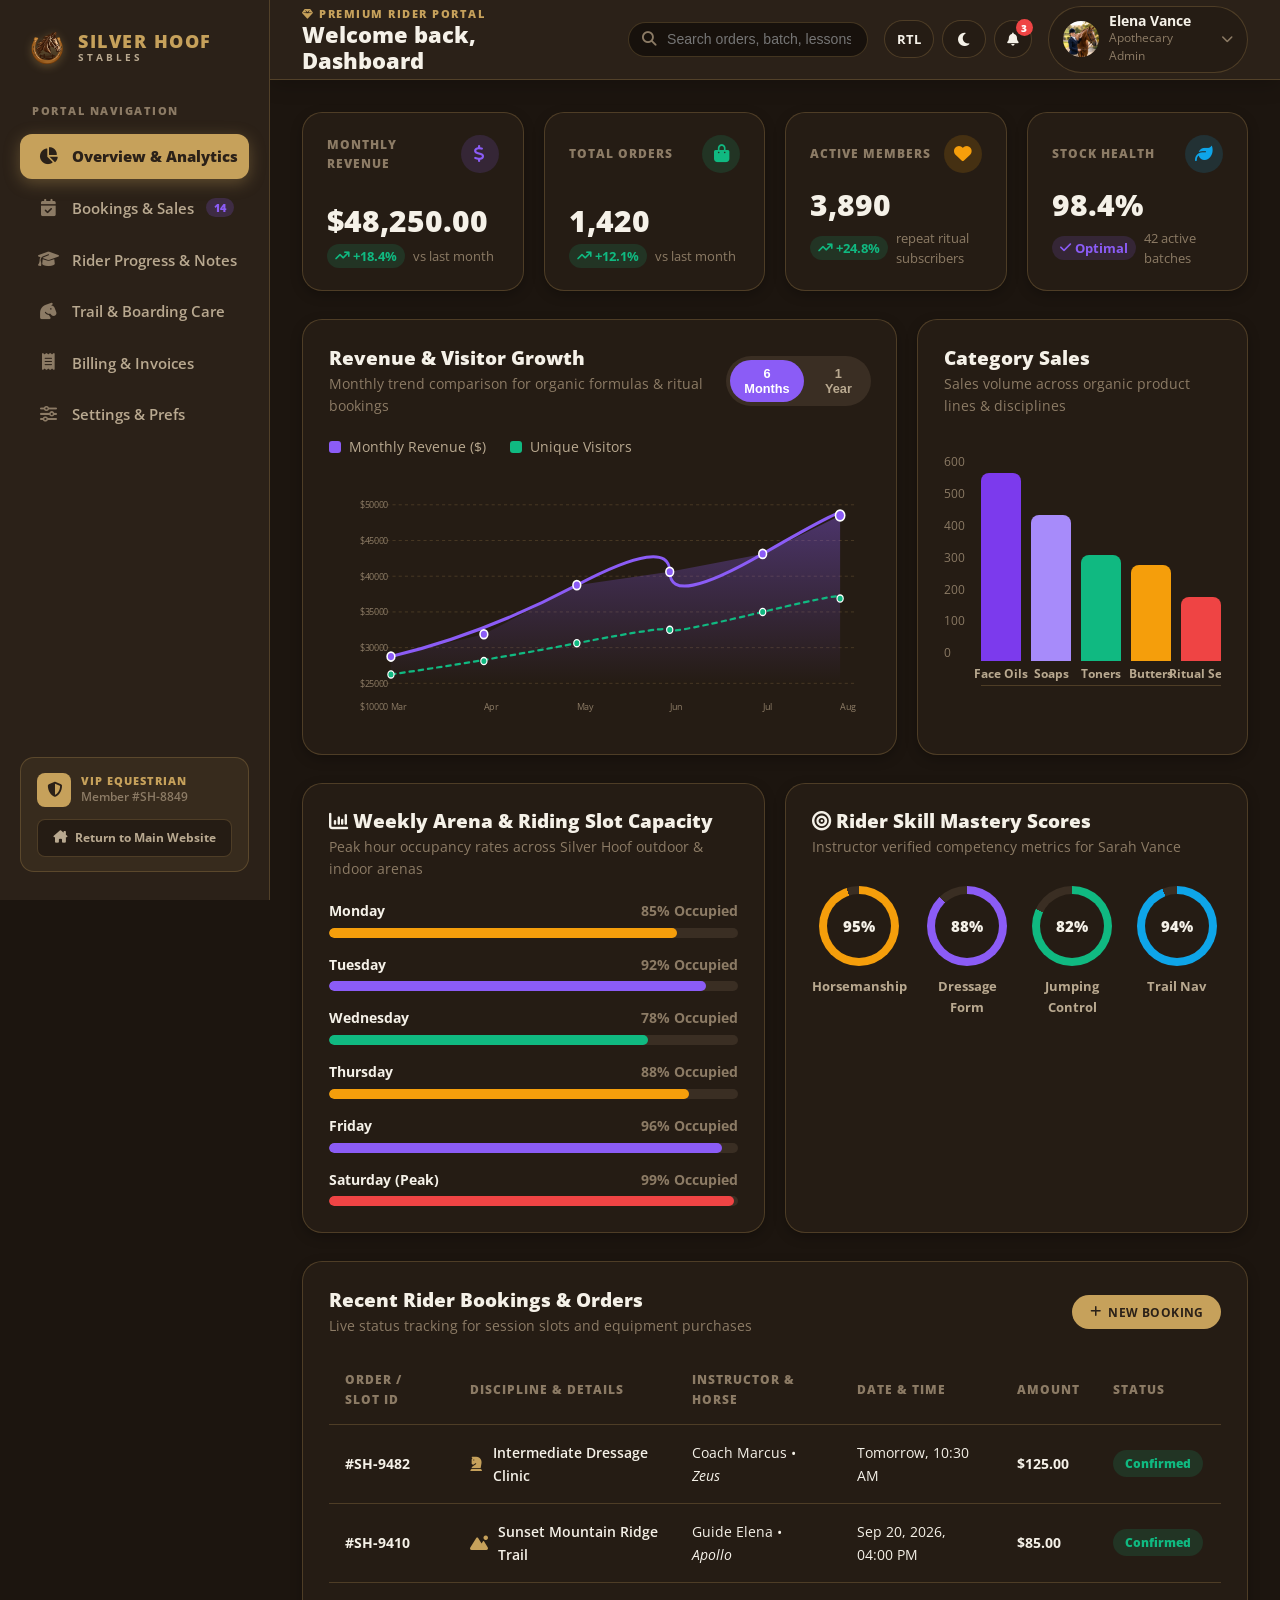
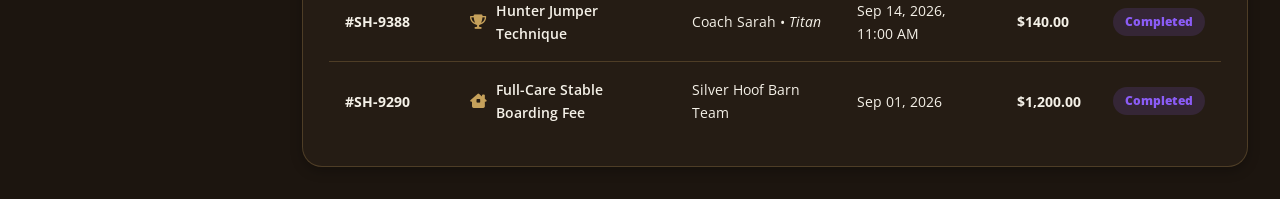
<file: dash.html>
<!DOCTYPE html>
<html lang="en" dir="ltr" data-theme="dark">

<head>
  <meta charset="UTF-8">
  <meta name="viewport" content="width=device-width, initial-scale=1.0">
  <title>Rider Dashboard & Analytics | Silver Hoof Stables</title>
  <meta name="description"
    content="Silver Hoof Stables Premier Rider Portal & Analytics Dashboard. Monitor revenue growth, session volume, riding progress, trail bookings, and horse care.">

  <link rel="icon" type="image/jpeg" href="favicon.jpg">
<link rel="preconnect" href="https://fonts.googleapis.com">
<link rel="preconnect" href="https://fonts.gstatic.com" crossorigin>
<link
    href="https://fonts.googleapis.com/css2?family=Open+Sans:ital,wght@0,300;0,400;0,500;0,600;0,700;0,800;1,400;1,600&display=swap"
    rel="stylesheet">

<link rel="stylesheet" href="https://cdnjs.cloudflare.com/ajax/libs/font-awesome/6.4.0/css/all.min.css">

<link rel="stylesheet" href="index.css">
  
<link rel="stylesheet" href="dash.css">
</head>

<body class="dash-body">

  <div class="dash-portal-layout">

<aside class="dash-sidebar" id="dash-sidebar">

<a href="index.html" class="dash-sidebar-brand" title="Return to Silver Hoof Stables Home">
        <div class="logo-icon">
          <img src="images/logo.png" alt="Silver Hoof Stables Logo" class="brand-logo-img">
        </div>
        <div class="brand-text">
          <span class="brand-name">SILVER HOOF</span>
          <span class="brand-sub">STABLES</span>
        </div>
      </a>

<nav class="dash-sidebar-nav">
        <span class="nav-section-label">PORTAL NAVIGATION</span>

        <ul class="sidebar-menu">
          <li class="sidebar-item">
            <button class="sidebar-link active dash-tab-item" data-tab="overview">
              <span class="nav-icon-slot"><i class="fa-solid fa-chart-pie"></i></span>
              <span class="nav-link-text">Overview &amp; Analytics</span>
            </button>
          </li>
          <li class="sidebar-item">
            <button class="sidebar-link dash-tab-item" data-tab="book">
              <span class="nav-icon-slot"><i class="fa-solid fa-calendar-check"></i></span>
              <span class="nav-link-text">Bookings &amp; Sales</span>
              <span class="nav-badge badge-count">14</span>
            </button>
          </li>
          <li class="sidebar-item">
            <button class="sidebar-link dash-tab-item" data-tab="progress">
              <span class="nav-icon-slot"><i class="fa-solid fa-graduation-cap"></i></span>
              <span class="nav-link-text">Rider Progress &amp; Notes</span>
            </button>
          </li>
          <li class="sidebar-item">
            <button class="sidebar-link dash-tab-item" data-tab="trail">
              <span class="nav-icon-slot"><i class="fa-solid fa-horse-head"></i></span>
              <span class="nav-link-text">Trail &amp; Boarding Care</span>
            </button>
          </li>
          <li class="sidebar-item">
            <button class="sidebar-link dash-tab-item" data-tab="payments">
              <span class="nav-icon-slot"><i class="fa-solid fa-receipt"></i></span>
              <span class="nav-link-text">Billing &amp; Invoices</span>
            </button>
          </li>
          <li class="sidebar-item">
            <button class="sidebar-link dash-tab-item" data-tab="settings">
              <span class="nav-icon-slot"><i class="fa-solid fa-sliders"></i></span>
              <span class="nav-link-text">Settings &amp; Prefs</span>
            </button>
          </li>
        </ul>
      </nav>

<div class="sidebar-vip-card">
        <div class="vip-card-header">
          <div class="vip-badge-icon">
            <i class="fa-solid fa-shield-halved"></i>
          </div>
          <div class="vip-meta">
            <span class="vip-tier">VIP EQUESTRIAN</span>
            <span class="vip-id">Member #SH-8849</span>
          </div>
        </div>
        <a href="index.html" class="sidebar-exit-link" title="Return to Main Website">
          <i class="fa-solid fa-house-chimney"></i>
          <span>Return to Main Website</span>
        </a>
      </div>

    </aside>

<div class="dash-main-wrapper">

<header class="dash-top-bar">
        <div class="top-bar-left">
          <button class="mobile-sidebar-toggle" id="sidebar-toggle-btn" aria-label="Toggle Navigation Sidebar">
            <i class="fa-solid fa-bars"></i>
          </button>
          <div class="page-title-wrap">
            <span class="portal-tag"><i class="fa-solid fa-gem"></i> PREMIUM RIDER PORTAL</span>
            <h1 class="portal-heading" id="dash-user-welcome">Welcome back, Dashboard</h1>
          </div>
        </div>

        <div class="top-bar-right">
          
          <div class="top-search-wrap">
            <i class="fa-solid fa-magnifying-glass search-icon"></i>
            <input type="text" id="dash-search-input" placeholder="Search orders, batch, lessons..."
              oninput="handleDashSearch(this.value)">
          </div>

<div class="top-controls">
            <button class="icon-btn" id="rtl-toggle" title="Toggle RTL">RTL</button>
            <button class="icon-btn" id="theme-toggle" title="Toggle Theme"><i class="fa-solid fa-moon"
                id="theme-icon"></i></button>

<button class="icon-btn notif-btn" title="Notifications"
              onclick="showDashToast('You have 3 unread instructor notes and booking updates.')">
              <i class="fa-solid fa-bell"></i>
              <span class="notif-badge">3</span>
            </button>
          </div>

          <div class="profile-dropdown-wrapper" id="profile-dropdown-wrapper">
            <div class="user-profile-pill" id="profile-dropdown-btn" role="button" tabindex="0" aria-haspopup="true" aria-expanded="false" title="Click to open profile menu">
              <img src="images/hero2_rider_portrait.jpg" alt="Elena Vance Avatar" class="profile-avatar">
              <div class="profile-meta">
                <span class="profile-name" id="pill-user-name">Elena Vance</span>
                <span class="profile-role">Apothecary Admin</span>
              </div>
              <i class="fa-solid fa-chevron-down profile-arrow"></i>
            </div>

            <div class="profile-dropdown-menu" id="profile-dropdown-menu">
              <div class="dropdown-user-header">
                <img src="images/hero2_rider_portrait.jpg" alt="Elena Vance Avatar" class="dropdown-avatar">
                <div class="dropdown-user-info">
                  <h4 class="dropdown-name" id="dropdown-user-name">Elena Vance</h4>
                  <span class="dropdown-role">Apothecary Admin</span>
                  <span class="dropdown-email">elena.vance@silverhoof.com</span>
                </div>
              </div>

              <div class="dropdown-membership-tag">
                <i class="fa-solid fa-gem"></i>
                <span>VIP Equestrian Member #SH-8849</span>
              </div>

              <div class="dropdown-divider"></div>

              <ul class="dropdown-menu-list">
                <li>
                  <button type="button" class="dropdown-menu-item" onclick="switchDashTab('settings'); closeProfileDropdown();">
                    <span class="menu-icon"><i class="fa-solid fa-user-gear"></i></span>
                    <div class="menu-text">
                      <span class="menu-title">Profile &amp; Account</span>
                      <span class="menu-desc">Personal details, credentials &amp; security</span>
                    </div>
                  </button>
                </li>
                <li>
                  <button type="button" class="dropdown-menu-item" onclick="switchDashTab('progress'); closeProfileDropdown();">
                    <span class="menu-icon"><i class="fa-solid fa-graduation-cap"></i></span>
                    <div class="menu-text">
                      <span class="menu-title">Rider Progress</span>
                      <span class="menu-desc">Tier 4 Hunter Jumper certifications</span>
                    </div>
                    <span class="dropdown-badge">Tier 4</span>
                  </button>
                </li>
                <li>
                  <button type="button" class="dropdown-menu-item" onclick="switchDashTab('book'); closeProfileDropdown();">
                    <span class="menu-icon"><i class="fa-solid fa-calendar-check"></i></span>
                    <div class="menu-text">
                      <span class="menu-title">Bookings &amp; Schedule</span>
                      <span class="menu-desc">Upcoming lessons, arena reservations</span>
                    </div>
                    <span class="dropdown-badge count">14</span>
                  </button>
                </li>
                <li>
                  <button type="button" class="dropdown-menu-item" onclick="switchDashTab('payments'); closeProfileDropdown();">
                    <span class="menu-icon"><i class="fa-solid fa-receipt"></i></span>
                    <div class="menu-text">
                      <span class="menu-title">Billing &amp; Invoices</span>
                      <span class="menu-desc">Invoices, memberships &amp; payment methods</span>
                    </div>
                  </button>
                </li>
                <li>
                  <button type="button" class="dropdown-menu-item" onclick="switchDashTab('settings'); closeProfileDropdown();">
                    <span class="menu-icon"><i class="fa-solid fa-sliders"></i></span>
                    <div class="menu-text">
                      <span class="menu-title">Portal Preferences</span>
                      <span class="menu-desc">Notifications, theme, display settings</span>
                    </div>
                  </button>
                </li>
              </ul>

              <div class="dropdown-divider"></div>

              <div class="dropdown-footer-actions">
                <a href="index.html" class="dropdown-footer-link" title="Return to Main Website">
                  <i class="fa-solid fa-house-chimney"></i>
                  <span>Main Website</span>
                </a>
                <button type="button" class="dropdown-footer-link logout-link" onclick="handleDashLogout()" title="Log out of Rider Portal">
                  <i class="fa-solid fa-arrow-right-from-bracket"></i>
                  <span>Sign Out</span>
                </button>
              </div>
            </div>
          </div>
        </div>
      </header>

<main class="dash-content-area">

<div class="dash-panel active" id="panel-overview">

<div class="kpi-grid-4">

<div class="kpi-card">
              <div class="kpi-header">
                <span class="kpi-label">MONTHLY REVENUE</span>
                <div class="kpi-icon-pill icon-purple">
                  <i class="fa-solid fa-dollar-sign"></i>
                </div>
              </div>
              <div class="kpi-body">
                <h3 class="kpi-value">$48,250.00</h3>
                <div class="kpi-trend trend-up">
                  <span class="trend-badge"><i class="fa-solid fa-arrow-trend-up"></i> +18.4%</span>
                  <span class="trend-sub">vs last month</span>
                </div>
              </div>
            </div>

<div class="kpi-card">
              <div class="kpi-header">
                <span class="kpi-label">TOTAL ORDERS</span>
                <div class="kpi-icon-pill icon-green">
                  <i class="fa-solid fa-bag-shopping"></i>
                </div>
              </div>
              <div class="kpi-body">
                <h3 class="kpi-value">1,420</h3>
                <div class="kpi-trend trend-up">
                  <span class="trend-badge"><i class="fa-solid fa-arrow-trend-up"></i> +12.1%</span>
                  <span class="trend-sub">vs last month</span>
                </div>
              </div>
            </div>

<div class="kpi-card">
              <div class="kpi-header">
                <span class="kpi-label">ACTIVE MEMBERS</span>
                <div class="kpi-icon-pill icon-gold">
                  <i class="fa-solid fa-heart"></i>
                </div>
              </div>
              <div class="kpi-body">
                <h3 class="kpi-value">3,890</h3>
                <div class="kpi-trend trend-up">
                  <span class="trend-badge"><i class="fa-solid fa-arrow-trend-up"></i> +24.8%</span>
                  <span class="trend-sub">repeat ritual subscribers</span>
                </div>
              </div>
            </div>

<div class="kpi-card">
              <div class="kpi-header">
                <span class="kpi-label">STOCK HEALTH</span>
                <div class="kpi-icon-pill icon-teal">
                  <i class="fa-solid fa-leaf"></i>
                </div>
              </div>
              <div class="kpi-body">
                <h3 class="kpi-value">98.4%</h3>
                <div class="kpi-trend trend-optimal">
                  <span class="trend-badge badge-opt"><i class="fa-solid fa-check"></i> Optimal</span>
                  <span class="trend-sub">42 active batches</span>
                </div>
              </div>
            </div>

          </div>

<div class="charts-row-grid">

<div class="chart-card chart-card-large">
              <div class="chart-header">
                <div class="chart-title-group">
                  <h3 class="chart-title">Revenue & Visitor Growth</h3>
                  <p class="chart-sub">Monthly trend comparison for organic formulas & ritual bookings</p>
                </div>
                <div class="chart-actions">
                  <button class="time-filter-btn active" onclick="toggleLineChartSpan('6m', this)">6 Months</button>
                  <button class="time-filter-btn" onclick="toggleLineChartSpan('1y', this)">1 Year</button>
                </div>
              </div>

<div class="chart-legend-bar">
                <div class="legend-item">
                  <span class="legend-color legend-revenue"></span>
                  <span>Monthly Revenue ($)</span>
                </div>
                <div class="legend-item">
                  <span class="legend-color legend-visitors"></span>
                  <span>Unique Visitors</span>
                </div>
              </div>

<div class="svg-chart-container">
                <svg class="line-chart-svg" viewBox="0 0 700 280" preserveAspectRatio="none">
                  <defs>
                    
                    <linearGradient id="purpleGrad" x1="0" y1="0" x2="0" y2="1">
                      <stop offset="0%" stop-color="#8B5CF6" stop-opacity="0.38" />
                      <stop offset="100%" stop-color="#8B5CF6" stop-opacity="0.0" />
                    </linearGradient>
                    
                    <linearGradient id="greenGrad" x1="0" y1="0" x2="0" y2="1">
                      <stop offset="0%" stop-color="#10B981" stop-opacity="0.2" />
                      <stop offset="100%" stop-color="#10B981" stop-opacity="0.0" />
                    </linearGradient>
                  </defs>

<line x1="50" y1="30" x2="680" y2="30" class="chart-grid-line" />
                  <line x1="50" y1="70" x2="680" y2="70" class="chart-grid-line" />
                  <line x1="50" y1="110" x2="680" y2="110" class="chart-grid-line" />
                  <line x1="50" y1="150" x2="680" y2="150" class="chart-grid-line" />
                  <line x1="50" y1="190" x2="680" y2="190" class="chart-grid-line" />
                  <line x1="50" y1="230" x2="680" y2="230" class="chart-grid-line" />

<text x="40" y="34" class="chart-axis-text">$50000</text>
                  <text x="40" y="74" class="chart-axis-text">$45000</text>
                  <text x="40" y="114" class="chart-axis-text">$40000</text>
                  <text x="40" y="154" class="chart-axis-text">$35000</text>
                  <text x="40" y="194" class="chart-axis-text">$30000</text>
                  <text x="40" y="234" class="chart-axis-text">$25000</text>
                  <text x="40" y="260" class="chart-axis-text">$10000</text>

<text x="80" y="260" class="chart-axis-text">Mar</text>
                  <text x="200" y="260" class="chart-axis-text">Apr</text>
                  <text x="320" y="260" class="chart-axis-text">May</text>
                  <text x="440" y="260" class="chart-axis-text">Jun</text>
                  <text x="560" y="260" class="chart-axis-text">Jul</text>
                  <text x="660" y="260" class="chart-axis-text">Aug</text>

<polygon points="80,200 200,175 320,120 440,105 560,85 660,42 660,230 80,230"
                    fill="url(#purpleGrad)" />

<path d="M 80,220 Q 200,205 320,185 T 440,170 T 560,150 T 660,135" class="chart-line-green" />

<path d="M 80,200 Q 200,175 320,120 T 440,105 T 560,85 T 660,42" class="chart-line-purple" />

<circle cx="80" cy="200" r="5" class="chart-dot dot-purple"
                    onclick="showDashToast('Mar Revenue: $28,400')" />
                  <circle cx="200" cy="175" r="5" class="chart-dot dot-purple"
                    onclick="showDashToast('Apr Revenue: $32,100')" />
                  <circle cx="320" cy="120" r="5" class="chart-dot dot-purple"
                    onclick="showDashToast('May Revenue: $39,500')" />
                  <circle cx="440" cy="105" r="5" class="chart-dot dot-purple"
                    onclick="showDashToast('Jun Revenue: $42,000')" />
                  <circle cx="560" cy="85" r="5" class="chart-dot dot-purple"
                    onclick="showDashToast('Jul Revenue: $45,200')" />
                  <circle cx="660" cy="42" r="6" class="chart-dot dot-purple active-dot"
                    onclick="showDashToast('Aug Revenue: $48,250 Peak!')" />

<circle cx="80" cy="220" r="4" class="chart-dot dot-green" />
                  <circle cx="200" cy="205" r="4" class="chart-dot dot-green" />
                  <circle cx="320" cy="185" r="4" class="chart-dot dot-green" />
                  <circle cx="440" cy="170" r="4" class="chart-dot dot-green" />
                  <circle cx="560" cy="150" r="4" class="chart-dot dot-green" />
                  <circle cx="660" cy="135" r="4" class="chart-dot dot-green" />
                </svg>
              </div>
            </div>

<div class="chart-card chart-card-small">
              <div class="chart-header">
                <div class="chart-title-group">
                  <h3 class="chart-title">Category Sales</h3>
                  <p class="chart-sub">Sales volume across organic product lines & disciplines</p>
                </div>
              </div>

<div class="bar-graph-wrapper">
                <div class="bar-graph-y-axis">
                  <span>600</span>
                  <span>500</span>
                  <span>400</span>
                  <span>300</span>
                  <span>200</span>
                  <span>100</span>
                  <span>0</span>
                </div>

                <div class="bar-graph-columns">
                  
                  <div class="bar-col" onclick="showDashToast('Dressage / Face Oils: 540 Sales')">
                    <div class="bar-fill bar-purple" style="height: 90%;">
                      <span class="bar-tooltip">540</span>
                    </div>
                    <span class="bar-label">Face Oils</span>
                  </div>

<div class="bar-col" onclick="showDashToast('Soaps / Jumping: 420 Sales')">
                    <div class="bar-fill bar-light-purple" style="height: 70%;">
                      <span class="bar-tooltip">420</span>
                    </div>
                    <span class="bar-label">Soaps</span>
                  </div>

<div class="bar-col" onclick="showDashToast('Toners / Trail Rides: 310 Sales')">
                    <div class="bar-fill bar-sage-green" style="height: 51%;">
                      <span class="bar-tooltip">310</span>
                    </div>
                    <span class="bar-label">Toners</span>
                  </div>

<div class="bar-col" onclick="showDashToast('Butters / Youth Acad.: 280 Sales')">
                    <div class="bar-fill bar-gold" style="height: 46%;">
                      <span class="bar-tooltip">280</span>
                    </div>
                    <span class="bar-label">Butters</span>
                  </div>

<div class="bar-col" onclick="showDashToast('Ritual Sets / Boarding: 190 Sales')">
                    <div class="bar-fill bar-terracotta" style="height: 31%;">
                      <span class="bar-tooltip">190</span>
                    </div>
                    <span class="bar-label">Ritual Sets</span>
                  </div>
                </div>
              </div>
            </div>

          </div>

<div class="charts-row-grid grid-even">

<div class="chart-card">
              <div class="chart-header">
                <div class="chart-title-group">
                  <h3 class="chart-title"><i class="fa-solid fa-chart-column"></i> Weekly Arena & Riding Slot Capacity
                  </h3>
                  <p class="chart-sub">Peak hour occupancy rates across Silver Hoof outdoor & indoor arenas</p>
                </div>
              </div>

              <div class="horizontal-bar-list">
                <div class="hbar-item">
                  <div class="hbar-info">
                    <span class="hbar-day">Monday</span>
                    <span class="hbar-val">85% Occupied</span>
                  </div>
                  <div class="hbar-track">
                    <div class="hbar-fill fill-gold" style="width: 85%;"></div>
                  </div>
                </div>

                <div class="hbar-item">
                  <div class="hbar-info">
                    <span class="hbar-day">Tuesday</span>
                    <span class="hbar-val">92% Occupied</span>
                  </div>
                  <div class="hbar-track">
                    <div class="hbar-fill fill-purple" style="width: 92%;"></div>
                  </div>
                </div>

                <div class="hbar-item">
                  <div class="hbar-info">
                    <span class="hbar-day">Wednesday</span>
                    <span class="hbar-val">78% Occupied</span>
                  </div>
                  <div class="hbar-track">
                    <div class="hbar-fill fill-green" style="width: 78%;"></div>
                  </div>
                </div>

                <div class="hbar-item">
                  <div class="hbar-info">
                    <span class="hbar-day">Thursday</span>
                    <span class="hbar-val">88% Occupied</span>
                  </div>
                  <div class="hbar-track">
                    <div class="hbar-fill fill-gold" style="width: 88%;"></div>
                  </div>
                </div>

                <div class="hbar-item">
                  <div class="hbar-info">
                    <span class="hbar-day">Friday</span>
                    <span class="hbar-val">96% Occupied</span>
                  </div>
                  <div class="hbar-track">
                    <div class="hbar-fill fill-purple" style="width: 96%;"></div>
                  </div>
                </div>

                <div class="hbar-item">
                  <div class="hbar-info">
                    <span class="hbar-day">Saturday (Peak)</span>
                    <span class="hbar-val">99% Occupied</span>
                  </div>
                  <div class="hbar-track">
                    <div class="hbar-fill fill-red" style="width: 99%;"></div>
                  </div>
                </div>
              </div>
            </div>

<div class="chart-card">
              <div class="chart-header">
                <div class="chart-title-group">
                  <h3 class="chart-title"><i class="fa-solid fa-bullseye"></i> Rider Skill Mastery Scores</h3>
                  <p class="chart-sub">Instructor verified competency metrics for Sarah Vance</p>
                </div>
              </div>

              <div class="radial-gauges-grid">

                <div class="gauge-card">
                  <div class="gauge-circle ring-gold" style="--percent: 95;">
                    <span class="gauge-number">95%</span>
                  </div>
                  <span class="gauge-label">Horsemanship</span>
                </div>

                <div class="gauge-card">
                  <div class="gauge-circle ring-purple" style="--percent: 88;">
                    <span class="gauge-number">88%</span>
                  </div>
                  <span class="gauge-label">Dressage Form</span>
                </div>

                <div class="gauge-card">
                  <div class="gauge-circle ring-green" style="--percent: 82;">
                    <span class="gauge-number">82%</span>
                  </div>
                  <span class="gauge-label">Jumping Control</span>
                </div>

                <div class="gauge-card">
                  <div class="gauge-circle ring-teal" style="--percent: 94;">
                    <span class="gauge-number">94%</span>
                  </div>
                  <span class="gauge-label">Trail Nav</span>
                </div>

              </div>
            </div>

          </div>

<div class="table-card">
            <div class="table-card-header">
              <div class="table-title-group">
                <h3 class="table-title">Recent Rider Bookings & Orders</h3>
                <p class="table-sub">Live status tracking for session slots and equipment purchases</p>
              </div>
              <button class="btn btn-gold-sm" onclick="switchDashTab('book')">
                <i class="fa-solid fa-plus"></i> New Booking
              </button>
            </div>

            <div class="table-responsive">
              <table class="dash-table">
                <thead>
                  <tr>
                    <th>Order / Slot ID</th>
                    <th>Discipline & Details</th>
                    <th>Instructor & Horse</th>
                    <th>Date & Time</th>
                    <th>Amount</th>
                    <th>Status</th>
                  </tr>
                </thead>
                <tbody>
                  <tr>
                    <td><strong>#SH-9482</strong></td>
                    <td>
                      <div class="tbl-item-group">
                        <i class="fa-solid fa-chess-knight tbl-icon"></i>
                        <span>Intermediate Dressage Clinic</span>
                      </div>
                    </td>
                    <td>Coach Marcus &bull; <em>Zeus</em></td>
                    <td>Tomorrow, 10:30 AM</td>
                    <td><strong>$125.00</strong></td>
                    <td><span class="status-pill pill-confirmed">Confirmed</span></td>
                  </tr>

                  <tr>
                    <td><strong>#SH-9410</strong></td>
                    <td>
                      <div class="tbl-item-group">
                        <i class="fa-solid fa-mountain-sun tbl-icon"></i>
                        <span>Sunset Mountain Ridge Trail</span>
                      </div>
                    </td>
                    <td>Guide Elena &bull; <em>Apollo</em></td>
                    <td>Sep 20, 2026, 04:00 PM</td>
                    <td><strong>$85.00</strong></td>
                    <td><span class="status-pill pill-confirmed">Confirmed</span></td>
                  </tr>

                  <tr>
                    <td><strong>#SH-9388</strong></td>
                    <td>
                      <div class="tbl-item-group">
                        <i class="fa-solid fa-trophy tbl-icon"></i>
                        <span>Hunter Jumper Technique</span>
                      </div>
                    </td>
                    <td>Coach Sarah &bull; <em>Titan</em></td>
                    <td>Sep 14, 2026, 11:00 AM</td>
                    <td><strong>$140.00</strong></td>
                    <td><span class="status-pill pill-completed">Completed</span></td>
                  </tr>

                  <tr>
                    <td><strong>#SH-9290</strong></td>
                    <td>
                      <div class="tbl-item-group">
                        <i class="fa-solid fa-house-chimney-window tbl-icon"></i>
                        <span>Full-Care Stable Boarding Fee</span>
                      </div>
                    </td>
                    <td>Silver Hoof Barn Team</td>
                    <td>Sep 01, 2026</td>
                    <td><strong>$1,200.00</strong></td>
                    <td><span class="status-pill pill-completed">Completed</span></td>
                  </tr>
                </tbody>
              </table>
            </div>
          </div>

        </div>

<div class="dash-panel" id="panel-book">
          <div class="panel-header-bar">
            <h2>Book a Riding Slot</h2>
            <p>Select your skill level and reserve an available arena time slot</p>
          </div>

          <div class="filter-pills-row">
            <button class="skill-btn active" data-filter="all">All Levels</button>
            <button class="skill-btn" data-filter="beginner">Beginner</button>
            <button class="skill-btn" data-filter="intermediate">Intermediate</button>
            <button class="skill-btn" data-filter="advanced">Advanced</button>
          </div>

          <div class="slots-grid">
            <div class="slot-card" data-level="intermediate">
              <span class="slot-badge level-inter">Intermediate</span>
              <h3>Dressage Precision & Arena Figures</h3>
              <p class="slot-instructor"><i class="fa-solid fa-user-tie"></i> Instructor: Coach Marcus Vance</p>
              <p class="slot-time"><i class="fa-regular fa-clock"></i> Tomorrow, 10:30 AM - 11:30 AM</p>
              <div class="slot-footer">
                <span class="slot-price">$125 / session</span>
                <button class="btn btn-gold-sm"
                  onclick="confirmSlotBooking('Dressage Precision', 'Tomorrow 10:30 AM')">Reserve Slot</button>
              </div>
            </div>

            <div class="slot-card" data-level="advanced">
              <span class="slot-badge level-adv">Advanced</span>
              <h3>Hunter Jumper Course Navigation</h3>
              <p class="slot-instructor"><i class="fa-solid fa-user-tie"></i> Instructor: Sarah Jenkins</p>
              <p class="slot-time"><i class="fa-regular fa-clock"></i> Saturday, 02:00 PM - 03:30 PM</p>
              <div class="slot-footer">
                <span class="slot-price">$150 / session</span>
                <button class="btn btn-gold-sm"
                  onclick="confirmSlotBooking('Hunter Jumper Course', 'Saturday 2:00 PM')">Reserve Slot</button>
              </div>
            </div>

            <div class="slot-card" data-level="beginner">
              <span class="slot-badge level-beg">Beginner</span>
              <h3>Foundational Horsemanship & Trot</h3>
              <p class="slot-instructor"><i class="fa-solid fa-user-tie"></i> Instructor: David Miller</p>
              <p class="slot-time"><i class="fa-regular fa-clock"></i> Sunday, 09:00 AM - 10:00 AM</p>
              <div class="slot-footer">
                <span class="slot-price">$95 / session</span>
                <button class="btn btn-gold-sm"
                  onclick="confirmSlotBooking('Foundational Horsemanship', 'Sunday 9:00 AM')">Reserve Slot</button>
              </div>
            </div>
          </div>
        </div>

<div class="dash-panel" id="panel-progress">
          <div class="panel-header-bar flex-header">
            <div>
              <h2>Instructor Evaluations &amp; Rider Progress</h2>
              <p>Comprehensive skill competency matrix, arena evaluation logs, and training milestones</p>
            </div>
            <div class="panel-header-actions">
              <button class="btn btn-outline-gold-sm"
                onclick="showDashToast('Exporting Rider Portfolio &amp; Skill Report (PDF)...')">
                <i class="fa-solid fa-file-arrow-down"></i> Export Portfolio
              </button>
            </div>
          </div>

<div class="progress-kpi-grid">
            <div class="prog-kpi-card">
              <div class="prog-kpi-icon gold-glow"><i class="fa-solid fa-award"></i></div>
              <div class="prog-kpi-meta">
                <span class="prog-kpi-label">Current Mastery Level</span>
                <span class="prog-kpi-value">Level 3 Advanced</span>
                <span class="prog-kpi-sub"><i class="fa-solid fa-circle-check text-emerald"></i> Top 5% Rider
                  Cohort</span>
              </div>
            </div>

            <div class="prog-kpi-card">
              <div class="prog-kpi-icon purple-glow"><i class="fa-solid fa-hourglass-half"></i></div>
              <div class="prog-kpi-meta">
                <span class="prog-kpi-label">Logged Arena Hours</span>
                <span class="prog-kpi-value">142.5 hrs</span>
                <span class="prog-kpi-sub text-gold"><i class="fa-solid fa-arrow-trend-up"></i> +12.5 hrs this
                  month</span>
              </div>
            </div>

            <div class="prog-kpi-card">
              <div class="prog-kpi-icon teal-glow"><i class="fa-solid fa-star"></i></div>
              <div class="prog-kpi-meta">
                <span class="prog-kpi-label">Instructor Rating Avg</span>
                <span class="prog-kpi-value">4.95 / 5.0</span>
                <div class="prog-stars-row">
                  <i class="fa-solid fa-star"></i><i class="fa-solid fa-star"></i><i class="fa-solid fa-star"></i><i
                    class="fa-solid fa-star"></i><i class="fa-solid fa-star"></i>
                </div>
              </div>
            </div>

            <div class="prog-kpi-card">
              <div class="prog-kpi-icon emerald-glow"><i class="fa-solid fa-bullseye"></i></div>
              <div class="prog-kpi-meta">
                <span class="prog-kpi-label">Next Target Event</span>
                <span class="prog-kpi-value">Regional Trials</span>
                <span class="prog-kpi-sub"><i class="fa-regular fa-calendar"></i> October 14, 2026</span>
              </div>
            </div>
          </div>

<div class="progress-details-grid">

<div class="prog-left-col">
              
              <div class="prog-card">
                <div class="prog-card-header">
                  <div>
                    <h3>Skill Competency Matrix</h3>
                    <p class="text-sub">Verified by Senior British Horse Society Instructors</p>
                  </div>
                  <span class="badge-pill-gold">Verified</span>
                </div>

                <div class="competency-bars-list">
                  <div class="comp-item">
                    <div class="comp-header">
                      <span class="comp-name"><i class="fa-solid fa-circle-dot text-gold"></i> Dressage Seat &amp; Rein
                        Contact</span>
                      <span class="comp-score">94%</span>
                    </div>
                    <div class="comp-bar-track">
                      <div class="comp-bar-fill fill-gold" style="width: 94%;"></div>
                    </div>
                  </div>

                  <div class="comp-item">
                    <div class="comp-header">
                      <span class="comp-name"><i class="fa-solid fa-circle-dot text-emerald"></i> Canter Transitions
                        &amp; Leads</span>
                      <span class="comp-score">90%</span>
                    </div>
                    <div class="comp-bar-track">
                      <div class="comp-bar-fill fill-green" style="width: 90%;"></div>
                    </div>
                  </div>

                  <div class="comp-item">
                    <div class="comp-header">
                      <span class="comp-name"><i class="fa-solid fa-circle-dot text-purple"></i> Hunter Jumper 3'3"
                        Oxers</span>
                      <span class="comp-score">86%</span>
                    </div>
                    <div class="comp-bar-track">
                      <div class="comp-bar-fill fill-purple" style="width: 86%;"></div>
                    </div>
                  </div>

                  <div class="comp-item">
                    <div class="comp-header">
                      <span class="comp-name"><i class="fa-solid fa-circle-dot text-teal"></i> Trail Groundwork &amp;
                        Safety</span>
                      <span class="comp-score">98%</span>
                    </div>
                    <div class="comp-bar-track">
                      <div class="comp-bar-fill fill-teal" style="width: 98%;"></div>
                    </div>
                  </div>

                  <div class="comp-item">
                    <div class="comp-header">
                      <span class="comp-name"><i class="fa-solid fa-circle-dot text-gold"></i> Arena Showmanship &amp;
                        Posture</span>
                      <span class="comp-score">92%</span>
                    </div>
                    <div class="comp-bar-track">
                      <div class="comp-bar-fill fill-gold" style="width: 92%;"></div>
                    </div>
                  </div>
                </div>
              </div>

<div class="prog-card goal-focus-card">
                <div class="prog-card-header">
                  <h3>Active Q3 Focus Goals</h3>
                  <span class="status-pill pill-confirmed">On Schedule</span>
                </div>
                <div class="goal-checklist">
                  <div class="goal-check-item done">
                    <i class="fa-solid fa-square-check text-emerald"></i>
                    <span>Master lateral two-track shoulder-in across center line</span>
                  </div>
                  <div class="goal-check-item in-progress">
                    <i class="fa-regular fa-square-minus text-gold"></i>
                    <span>Tighten jumping rollback turn distance by 0.8 seconds</span>
                  </div>
                  <div class="goal-check-item upcoming">
                    <i class="fa-regular fa-square text-muted"></i>
                    <span>Complete 15-mile endurance cross-country trial checkpoint</span>
                  </div>
                </div>
              </div>
            </div>

<div class="prog-right-col">
              <div class="prog-card">
                <div class="prog-card-header">
                  <div>
                    <h3>Instructor Evaluation Records</h3>
                    <p class="text-sub">Chronological assessment debriefs after logged arena rides</p>
                  </div>
                </div>

                <div class="eval-cards-list">
                  
                  <div class="eval-log-card">
                    <div class="eval-log-header">
                      <div class="eval-instructor-info">
                        <img src="images/instructor_marcus.jpg" alt="Coach Marcus Vance" class="eval-coach-thumb">
                        <div>
                          <span class="coach-name">Coach Marcus Vance</span>
                          <span class="coach-role">Senior Dressage Master</span>
                        </div>
                      </div>
                      <div class="eval-meta-badge">
                        <span class="eval-date"><i class="fa-regular fa-calendar"></i> Sep 14, 2026</span>
                        <div class="eval-rating-pill"><i class="fa-solid fa-star"></i> 4.9 / 5.0</div>
                      </div>
                    </div>
                    <div class="eval-body">
                      <div class="eval-title-row">
                        <h4>Dressage Seat &amp; Rein Contact Evaluation</h4>
                        <span class="eval-horse-tag">Dakota (Warmblood)</span>
                      </div>
                      <p class="eval-notes">“Sarah displayed superb balance and upright pelvic alignment during extended
                        trot transitions. Rein contact remained remarkably elastic and soft throughout the serpentine
                        loops. Focus next session: sharpening hind-quarter engagement on canter strike-offs.”</p>
                      <div class="eval-skill-tags">
                        <span class="skill-tag">Elastic Reins</span>
                        <span class="skill-tag">Trot Extensions</span>
                        <span class="skill-tag">Serpentines</span>
                      </div>
                    </div>
                  </div>

<div class="eval-log-card">
                    <div class="eval-log-header">
                      <div class="eval-instructor-info">
                        <img src="images/instructor_eleanor.jpg" alt="Guide Elena Rostova" class="eval-coach-thumb">
                        <div>
                          <span class="coach-name">Guide Elena Rostova</span>
                          <span class="coach-role">Master Trail Expeditioner</span>
                        </div>
                      </div>
                      <div class="eval-meta-badge">
                        <span class="eval-date"><i class="fa-regular fa-calendar"></i> Sep 08, 2026</span>
                        <div class="eval-rating-pill"><i class="fa-solid fa-star"></i> 5.0 / 5.0</div>
                      </div>
                    </div>
                    <div class="eval-body">
                      <div class="eval-title-row">
                        <h4>Trail Obstacle &amp; Creek Ford Crossing</h4>
                        <span class="eval-horse-tag">Apollo (Quarter Horse)</span>
                      </div>
                      <p class="eval-notes">“Flawless execution crossing steep rocky terrain and rapid stream crossings.
                        Demonstrated superior trail mindfulness, keeping horse relaxed and confident. Superb seat weight
                        shifts navigating descending inclines.”</p>
                      <div class="eval-skill-tags">
                        <span class="skill-tag">Water Forwards</span>
                        <span class="skill-tag">Weight Incline Balance</span>
                        <span class="skill-tag">Trail Composure</span>
                      </div>
                    </div>
                  </div>

<div class="eval-log-card">
                    <div class="eval-log-header">
                      <div class="eval-instructor-info">
                        <div class="coach-initials-thumb">SJ</div>
                        <div>
                          <span class="coach-name">Coach Sarah Jenkins</span>
                          <span class="coach-role">Hunter Jumper Specialist</span>
                        </div>
                      </div>
                      <div class="eval-meta-badge">
                        <span class="eval-date"><i class="fa-regular fa-calendar"></i> Aug 28, 2026</span>
                        <div class="eval-rating-pill"><i class="fa-solid fa-star"></i> 4.8 / 5.0</div>
                      </div>
                    </div>
                    <div class="eval-body">
                      <div class="eval-title-row">
                        <h4>3-Foot Oxer Lines &amp; Striding Precision</h4>
                        <span class="eval-horse-tag">Dakota (Warmblood)</span>
                      </div>
                      <p class="eval-notes">“Consistent 5-stride counts achieved through the related distance oxer line.
                        Crest release timing was natural. Only minor adjustment needed on keeping eyes focused forward
                        to the rollback fence.”</p>
                      <div class="eval-skill-tags">
                        <span class="skill-tag">Oxer Navigation</span>
                        <span class="skill-tag">Crest Release</span>
                        <span class="skill-tag">Striding Rhythm</span>
                      </div>
                    </div>
                  </div>

<div class="eval-log-card">
                    <div class="eval-log-header">
                      <div class="eval-instructor-info">
                        <div class="coach-initials-thumb">DM</div>
                        <div>
                          <span class="coach-name">David Miller</span>
                          <span class="coach-role">Head of Equine Groundwork</span>
                        </div>
                      </div>
                      <div class="eval-meta-badge">
                        <span class="eval-date"><i class="fa-regular fa-calendar"></i> Aug 15, 2026</span>
                        <div class="eval-rating-pill"><i class="fa-solid fa-star"></i> 5.0 / 5.0</div>
                      </div>
                    </div>
                    <div class="eval-body">
                      <div class="eval-title-row">
                        <h4>Ground Manners, Lunging &amp; Roundpen Communication</h4>
                        <span class="eval-horse-tag">Valkyrie (Friesian)</span>
                      </div>
                      <p class="eval-notes">“Calm, authoritative body language in the roundpen. Horse hooked-on within 8
                        minutes. Exemplary safety checks on saddle fitting, girth tightness, and snaffle bit placement.”
                      </p>
                      <div class="eval-skill-tags">
                        <span class="skill-tag">Roundpen Hook-on</span>
                        <span class="skill-tag">Tack Safety</span>
                        <span class="skill-tag">Equine Psychology</span>
                      </div>
                    </div>
                  </div>
                </div>
              </div>
            </div>

          </div>
        </div>

<div class="dash-panel" id="panel-trail">
          <div class="panel-header-bar flex-header">
            <div>
              <h2>Trail Expeditions &amp; Boarding Care Telemetry</h2>
              <p>Real-time boarding wellness logs for Dakota and booking upcoming guided wilderness trails</p>
            </div>
            <div class="panel-header-actions">
              <span class="status-pill pill-confirmed"><i class="fa-solid fa-shield-halved"></i> Full-Board VIP
                Tier</span>
            </div>
          </div>

<div class="boarding-telemetry-card">
            <div class="boarding-header">
              <div class="boarding-horse-profile">
                <img src="images/horse_dakota.jpg" alt="Dakota" class="boarding-horse-avatar">
                <div>
                  <div class="horse-title-row">
                    <h3>Dakota</h3>
                    <span class="badge-pill-gold">Belgian Warmblood</span>
                    <span class="badge-pill-sub">7 Yrs &bull; Gelding</span>
                  </div>
                  <p class="boarding-stall-info"><i class="fa-solid fa-warehouse text-gold"></i> Barn A &bull; Luxury
                    Stall #07 &bull; Private Grass Paddock Access</p>
                </div>
              </div>

              <div class="boarding-quick-actions">
                <button class="btn btn-gold-sm"
                  onclick="showDashToast('Connecting to Barn A Stall #07 Live HD Camera Stream...')">
                  <i class="fa-solid fa-video"></i> Live Stall Cam
                </button>
                <button class="btn btn-outline-gold-sm"
                  onclick="showDashToast('Care Request transmitted to Barn Manager!')">
                  <i class="fa-solid fa-bell-concierge"></i> Special Care Request
                </button>
              </div>
            </div>

<div class="care-telemetry-grid">
              <div class="telemetry-box">
                <div class="telem-icon gold-box"><i class="fa-solid fa-utensils"></i></div>
                <div class="telem-meta">
                  <span class="telem-label">Morning Nutrition</span>
                  <span class="telem-val">Timothy Hay + Vitality Mash</span>
                  <span class="telem-status text-emerald"><i class="fa-solid fa-check-circle"></i> Fed at 07:00
                    AM</span>
                </div>
              </div>

              <div class="telemetry-box">
                <div class="telem-icon emerald-box"><i class="fa-solid fa-sun"></i></div>
                <div class="telem-meta">
                  <span class="telem-label">Daily Turnout Paddock</span>
                  <span class="telem-val">Sunny Meadow Paddock #3</span>
                  <span class="telem-status text-emerald"><i class="fa-solid fa-clock"></i> 09:30 AM &ndash; 12:30 PM
                    (Active)</span>
                </div>
              </div>

              <div class="telemetry-box">
                <div class="telem-icon teal-box"><i class="fa-solid fa-broom"></i></div>
                <div class="telem-meta">
                  <span class="telem-label">Stall Sanitization</span>
                  <span class="telem-val">Kiln-Dried Pine Shavings</span>
                  <span class="telem-status text-emerald"><i class="fa-solid fa-check-circle"></i> Refreshed at 10:15
                    AM</span>
                </div>
              </div>

              <div class="telemetry-box">
                <div class="telem-icon purple-box"><i class="fa-solid fa-stethoscope"></i></div>
                <div class="telem-meta">
                  <span class="telem-label">Veterinary &amp; Farrier</span>
                  <span class="telem-val">Dr. Henderson &bull; 6-Wk Trim</span>
                  <span class="telem-status text-gold"><i class="fa-regular fa-calendar-check"></i> Next Due Sep 24,
                    2026</span>
                </div>
              </div>
            </div>
          </div>

<div class="trail-expeditions-section">
            <div class="section-title-wrap">
              <div>
                <h3>Scenic Trail Expeditions &amp; Wilderness Rides</h3>
                <p class="text-sub">Reserve your spot on our curated wilderness trails led by senior guides</p>
              </div>
            </div>

            <div class="trail-expeditions-grid">
              
              <div class="trail-exp-card">
                <div class="trail-exp-media">
                  <img src="images/lesson_sunset_trail.jpg" alt="Sunset Mountain Ridge Trail">
                  <span class="trail-badge badge-sunset"><i class="fa-solid fa-mountain-sun"></i> Signature Trail</span>
                  <span class="trail-price-tag">$85 <small>/ rider</small></span>
                </div>
                <div class="trail-exp-content">
                  <h4>Sunset Mountain Ridge Trail</h4>
                  <p class="trail-desc">Ascend panoramic pine-crested ridges overlooking the valley during golden hour.
                    Gentle slopes with optional trot stretches.</p>
                  <div class="trail-specs-row">
                    <span><i class="fa-regular fa-clock text-gold"></i> 2.5 Hours</span>
                    <span><i class="fa-solid fa-arrows-up-down text-gold"></i> +450 ft Elev.</span>
                    <span><i class="fa-solid fa-signal text-emerald"></i> Intermediate</span>
                  </div>
                  <div class="trail-card-footer">
                    <span class="trail-slots-left"><i class="fa-solid fa-user-group text-gold"></i> 4 spots left for
                      Saturday</span>
                    <button class="btn btn-gold-sm" onclick="registerForTrail('Sunset Mountain Ridge Trail')">Book
                      Spot</button>
                  </div>
                </div>
              </div>

<div class="trail-exp-card">
                <div class="trail-exp-media">
                  <img src="images/gallery_trail_creek.jpg" alt="Whispering Pines Forest &amp; Creek Loop">
                  <span class="trail-badge badge-pines"><i class="fa-solid fa-tree"></i> Woodland Trail</span>
                  <span class="trail-price-tag">$65 <small>/ rider</small></span>
                </div>
                <div class="trail-exp-content">
                  <h4>Whispering Pines &amp; Creek Loop</h4>
                  <p class="trail-desc">Meander through old-growth cedar canopy trails and shallow gravel creek
                    crossings. Exceptionally peaceful and shaded.</p>
                  <div class="trail-specs-row">
                    <span><i class="fa-regular fa-clock text-gold"></i> 1.5 Hours</span>
                    <span><i class="fa-solid fa-arrows-up-down text-gold"></i> Gentle Flat</span>
                    <span><i class="fa-solid fa-signal text-emerald"></i> All Skill Levels</span>
                  </div>
                  <div class="trail-card-footer">
                    <span class="trail-slots-left"><i class="fa-solid fa-user-group text-gold"></i> 6 spots left for
                      Sunday</span>
                    <button class="btn btn-gold-sm" onclick="registerForTrail('Whispering Pines &amp; Creek Loop')">Book
                      Spot</button>
                  </div>
                </div>
              </div>

<div class="trail-exp-card">
                <div class="trail-exp-media">
                  <img src="images/hero2_gallop_meadow.jpg" alt="Alpine Valley Extended Expedition">
                  <span class="trail-badge badge-alpine"><i class="fa-solid fa-compass"></i> Half-Day Trek</span>
                  <span class="trail-price-tag">$120 <small>/ rider</small></span>
                </div>
                <div class="trail-exp-content">
                  <h4>Alpine Valley Wilderness Expedition</h4>
                  <p class="trail-desc">Extended adventure into backcountry wildflower meadows with a curated picnic
                    lunch included beside mountain waterfalls.</p>
                  <div class="trail-specs-row">
                    <span><i class="fa-regular fa-clock text-gold"></i> 3.5 Hours</span>
                    <span><i class="fa-solid fa-arrows-up-down text-gold"></i> +800 ft Elev.</span>
                    <span><i class="fa-solid fa-signal text-gold"></i> Adv. Intermediate</span>
                  </div>
                  <div class="trail-card-footer">
                    <span class="trail-slots-left"><i class="fa-solid fa-user-group text-gold"></i> 2 spots left for
                      Next Sat</span>
                    <button class="btn btn-gold-sm"
                      onclick="registerForTrail('Alpine Valley Wilderness Expedition')">Book Spot</button>
                  </div>
                </div>
              </div>
            </div>
          </div>
        </div>

<div class="dash-panel" id="panel-payments">
          <div class="panel-header-bar">
            <h2>Payment Receipts &amp; Invoices</h2>
            <p>View transaction history and download official statements</p>
          </div>

          <div class="table-responsive">
            <table class="dash-table">
              <thead>
                <tr>
                  <th>Invoice ID</th>
                  <th>Date</th>
                  <th>Description</th>
                  <th>Amount</th>
                  <th>Receipt</th>
                </tr>
              </thead>
              <tbody>
                <tr>
                  <td>#INV-2026-089</td>
                  <td>Sep 01, 2026</td>
                  <td>Full-Care Stabling Board (Monthly)</td>
                  <td>$1,200.00</td>
                  <td><button class="btn btn-outline-sm"
                      onclick="showDashToast('Downloading Invoice #INV-2026-089 PDF...')">Download PDF</button></td>
                </tr>
                <tr>
                  <td>#INV-2026-074</td>
                  <td>Aug 15, 2026</td>
                  <td>4x Private Lesson Package</td>
                  <td>$480.00</td>
                  <td><button class="btn btn-outline-sm"
                      onclick="showDashToast('Downloading Invoice #INV-2026-074 PDF...')">Download PDF</button></td>
                </tr>
              </tbody>
            </table>
          </div>
        </div>

<div class="dash-panel" id="panel-settings">
          <div class="panel-header-bar flex-header">
            <div>
              <h2>Account &amp; Stable Portal Preferences</h2>
              <p>Configure personal rider credentials, automated stable alert notifications, and horse boarding
                directives</p>
            </div>
            <div class="panel-header-actions">
              <span class="status-pill pill-confirmed"><i class="fa-solid fa-shield-check"></i> Security 2FA
                Active</span>
            </div>
          </div>

          <form class="settings-premium-form"
            onsubmit="event.preventDefault(); showDashToast('Portal preferences updated successfully!');">
            <div class="settings-cards-grid">

<div class="settings-card">
                <div class="settings-card-header">
                  <div class="settings-icon gold-icon"><i class="fa-solid fa-user-astronaut"></i></div>
                  <div>
                    <h3>Rider Profile &amp; Contact</h3>
                    <p class="text-sub">Identity and direct emergency contact</p>
                  </div>
                </div>

                <div class="settings-fields-grid">
                  <div class="form-group">
                    <label>Full Legal Name</label>
                    <input type="text" value="Sarah Vance" class="dash-input" required>
                  </div>
                  <div class="form-group">
                    <label>Email Address</label>
                    <input type="email" value="sarah.vance@silverhoof.com" class="dash-input" required>
                  </div>
                  <div class="form-group">
                    <label>Phone Number</label>
                    <input type="tel" value="+1 (555) 384-9921" class="dash-input">
                  </div>
                  <div class="form-group">
                    <label>Riding Discipline &amp; Level</label>
                    <select class="dash-input">
                      <option selected>Level 3 Advanced &bull; Hunter / Dressage</option>
                      <option>Level 2 Intermediate &bull; Cross-Country</option>
                      <option>Level 1 Novice &bull; Foundational Riding</option>
                    </select>
                  </div>
                  <div class="form-group full-width">
                    <label>Emergency Contact &amp; Physician</label>
                    <input type="text" value="Marcus Vance (Spouse) - +1 (555) 384-9922" class="dash-input">
                  </div>
                </div>
              </div>

<div class="settings-card">
                <div class="settings-card-header">
                  <div class="settings-icon purple-icon"><i class="fa-solid fa-bell"></i></div>
                  <div>
                    <h3>Notification &amp; Alert Preferences</h3>
                    <p class="text-sub">Automated alerts via SMS and email</p>
                  </div>
                </div>

                <div class="toggle-options-list">
                  <div class="toggle-option-item">
                    <div class="toggle-label-wrap">
                      <span class="toggle-title">Arena Lesson Reminders</span>
                      <span class="toggle-desc">Receive notification 2 hours prior to scheduled lesson</span>
                    </div>
                    <label class="switch">
                      <input type="checkbox" checked>
                      <span class="slider"></span>
                    </label>
                  </div>

                  <div class="toggle-option-item">
                    <div class="toggle-label-wrap">
                      <span class="toggle-title">Live Barn Weather &amp; Trail Status</span>
                      <span class="toggle-desc">Instant alerts for rainfall, trail closures or arena condition
                        changes</span>
                    </div>
                    <label class="switch">
                      <input type="checkbox" checked>
                      <span class="slider"></span>
                    </label>
                  </div>

                  <div class="toggle-option-item">
                    <div class="toggle-label-wrap">
                      <span class="toggle-title">Veterinary &amp; Farrier Bulletins</span>
                      <span class="toggle-desc">Daily care logs, medical schedule reminders, and shoeing notes</span>
                    </div>
                    <label class="switch">
                      <input type="checkbox" checked>
                      <span class="slider"></span>
                    </label>
                  </div>

                  <div class="toggle-option-item">
                    <div class="toggle-label-wrap">
                      <span class="toggle-title">Exclusive Stables Events &amp; Clinics</span>
                      <span class="toggle-desc">Priority invitations to visiting Olympic trainer masterclasses</span>
                    </div>
                    <label class="switch">
                      <input type="checkbox">
                      <span class="slider"></span>
                    </label>
                  </div>
                </div>
              </div>

<div class="settings-card">
                <div class="settings-card-header">
                  <div class="settings-icon emerald-icon"><i class="fa-solid fa-horse-head"></i></div>
                  <div>
                    <h3>Horse &amp; Boarding Directives</h3>
                    <p class="text-sub">Specific daily instructions for barn staff</p>
                  </div>
                </div>

                <div class="settings-fields-grid">
                  <div class="form-group">
                    <label>Assigned Horse</label>
                    <input type="text" value="Dakota (Warmblood Gelding)" class="dash-input" readonly>
                  </div>
                  <div class="form-group">
                    <label>Assigned Tack Locker</label>
                    <input type="text" value="Locker #TL-42 (Barn A East Wing)" class="dash-input" readonly>
                  </div>
                  <div class="form-group full-width">
                    <label>Dietary Supplements &amp; Grain Schedule</label>
                    <input type="text" value="2x Daily: 1 scoop Electrolytes + Joint Glucosamine with 5pm evening mash"
                      class="dash-input">
                  </div>
                  <div class="form-group full-width">
                    <label>Turnout Instructions &amp; Blanket Weight</label>
                    <input type="text"
                      value="Medium weight turnout blanket if temperature drops below 55°F; fly boots in morning"
                      class="dash-input">
                  </div>
                </div>
              </div>

<div class="settings-card">
                <div class="settings-card-header">
                  <div class="settings-icon teal-icon"><i class="fa-solid fa-lock"></i></div>
                  <div>
                    <h3>Portal Security &amp; Login</h3>
                    <p class="text-sub">Manage password credentials and access</p>
                  </div>
                </div>

                <div class="settings-fields-grid">
                  <div class="form-group full-width">
                    <label>Current Password</label>
                    <input type="password" value="••••••••••••" class="dash-input">
                  </div>
                  <div class="form-group">
                    <label>New Password</label>
                    <input type="password" placeholder="Enter new password" class="dash-input">
                  </div>
                  <div class="form-group">
                    <label>Confirm New Password</label>
                    <input type="password" placeholder="Confirm new password" class="dash-input">
                  </div>
                  <div class="form-group full-width">
                    <div class="security-2fa-status">
                      <div>
                        <strong>Two-Factor Authentication (2FA)</strong>
                        <p class="text-sub">Protected via Authenticator App &amp; SMS verification</p>
                      </div>
                      <span class="status-pill pill-confirmed">Enabled</span>
                    </div>
                  </div>
                </div>
              </div>

            </div>

<div class="settings-action-bar">
              <span class="save-hint"><i class="fa-solid fa-circle-info text-gold"></i> Changes are synced to your
                stable member account</span>
              <div class="action-buttons-group">
                <button type="button" class="btn btn-outline-gold-sm"
                  onclick="showDashToast('Form changes discarded.')">Discard</button>
                <button type="submit" class="btn btn-gold-pill">Save All Changes</button>
              </div>
            </div>
          </form>
        </div>

      </main>

    </div>
  </div>

<script src="dash.js"></script>
</body>

</html>
</file>
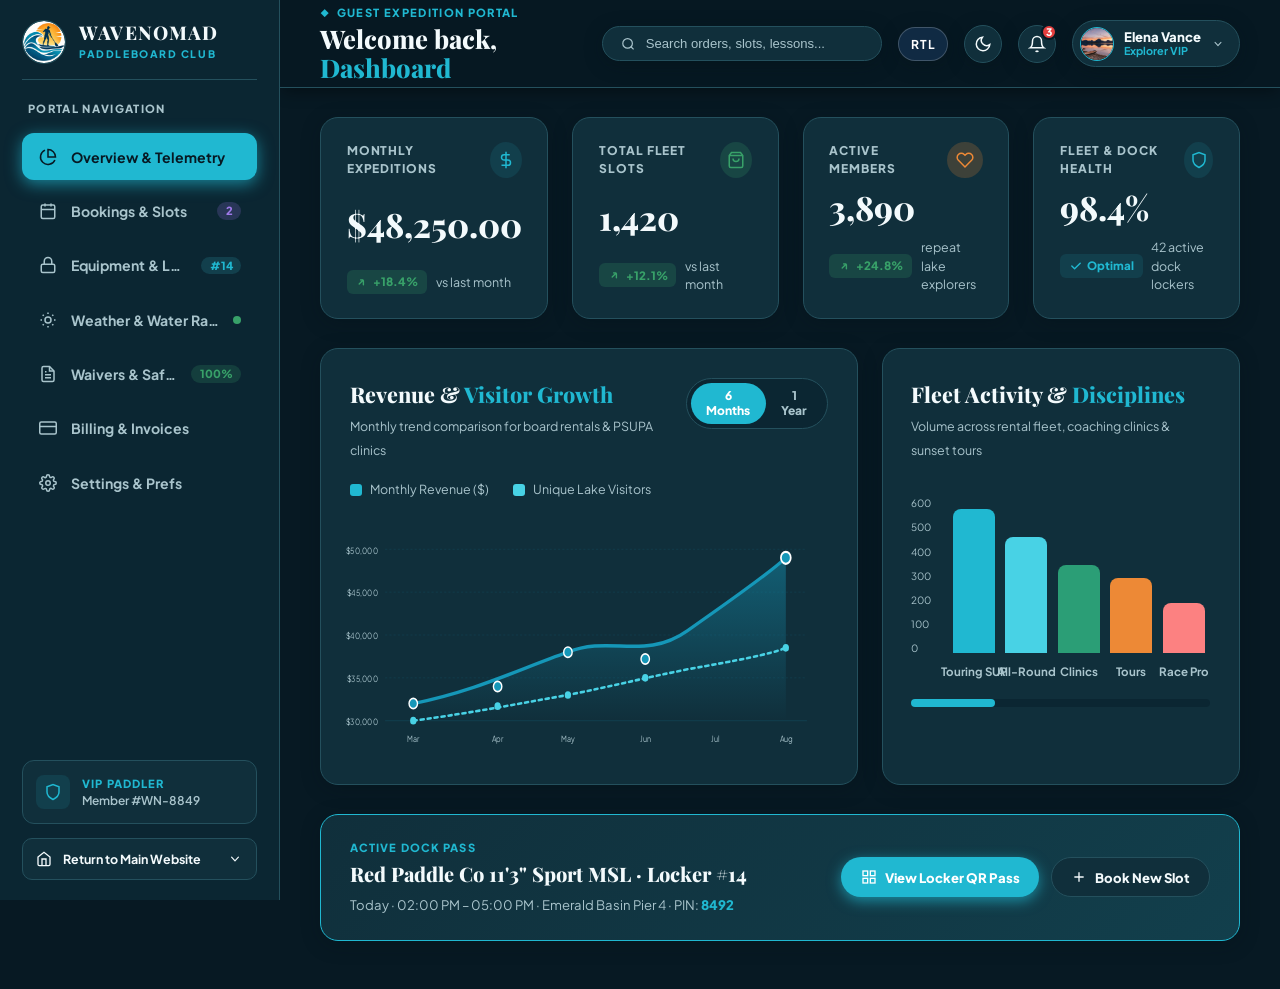
<file: dashboard.html>
<!DOCTYPE html>
<html lang="en">

<head>
  <meta charset="UTF-8">
  <meta name="viewport" content="width=device-width, initial-scale=1.0">
  <title>Guest Expedition Dashboard | WaveNomad Stand-Up Paddleboards</title>
  <meta name="description"
    content="WaveNomad Guest Portal for booking paddleboard rental slots or lessons, tracking equipment reservation status, viewing weather and water condition alerts, accessing waiver forms, and managing payments.">
  <meta name="theme-color" content="#1597B8">

  <link rel="icon" type="image/png" href="assets/images/favicon.png">
  <link rel="apple-touch-icon" href="assets/images/logo.png">

  <link rel="preconnect" href="https://fonts.googleapis.com">
  <link rel="preconnect" href="https://fonts.gstatic.com" crossorigin>
  <link
    href="https://fonts.googleapis.com/css2?family=Caveat:wght@600;700&family=Playfair+Display:ital,wght@0,500;0,600;0,700;1,600&family=Plus+Jakarta+Sans:wght@300;400;500;600;700;800&display=swap"
    rel="stylesheet">

  <link rel="stylesheet" href="style.css">
  <link rel="stylesheet" href="dashboard.css">
</head>

<body class="dashboard-app-body">

  <div class="dashboard-app-layout" id="app-layout">

    <aside class="dashboard-sidebar" id="dashboard-sidebar" aria-label="Portal Navigation">

      <div class="sidebar-brand-wrap">
        <a href="index.html" class="sidebar-brand-link" title="WaveNomad Home">
          <div class="sidebar-brand-emblem">
            <img src="assets/images/logo.png" alt="WaveNomad Logo" class="brand-emblem-img">
          </div>
          <div class="sidebar-brand-text">
            <span class="sidebar-brand-title">WAVENOMAD</span>
            <span class="sidebar-brand-sub">PADDLEBOARD CLUB</span>
          </div>
        </a>
        <button class="sidebar-close-btn" id="sidebar-close-btn" aria-label="Close Portal Sidebar">
          <svg viewBox="0 0 24 24" fill="none" stroke="currentColor" stroke-width="2.5" stroke-linecap="round" stroke-linejoin="round">
            <line x1="18" y1="6" x2="6" y2="18"></line>
            <line x1="6" y1="6" x2="18" y2="18"></line>
          </svg>
        </button>
      </div>

      <div class="sidebar-nav-container">
        <span class="sidebar-section-label">PORTAL NAVIGATION</span>

        <nav class="sidebar-nav-list" role="tablist" aria-label="Dashboard sections">

          <button class="sidebar-nav-item active" id="nav-item-overview" role="tab" aria-selected="true"
            data-target="view-overview">
            <span class="nav-item-icon">
              <svg viewBox="0 0 24 24" fill="none" stroke="currentColor" stroke-width="2">
                <path d="M21.21 15.89A10 10 0 1 1 8 2.83"></path>
                <path d="M22 12A10 10 0 0 0 12 2v10z"></path>
              </svg>
            </span>
            <span class="nav-item-label">Overview &amp; Telemetry</span>
          </button>

          <button class="sidebar-nav-item" id="nav-item-bookings" role="tab" aria-selected="false"
            data-target="view-bookings">
            <span class="nav-item-icon">
              <svg viewBox="0 0 24 24" fill="none" stroke="currentColor" stroke-width="2">
                <rect x="3" y="4" width="18" height="18" rx="2" ry="2"></rect>
                <line x1="16" y1="2" x2="16" y2="6"></line>
                <line x1="8" y1="2" x2="8" y2="6"></line>
                <line x1="3" y1="10" x2="21" y2="10"></line>
              </svg>
            </span>
            <span class="nav-item-label">Bookings &amp; Slots</span>
            <span class="sidebar-badge badge-purple" id="sidebar-booking-badge">2</span>
          </button>

          <button class="sidebar-nav-item" id="nav-item-equipment" role="tab" aria-selected="false"
            data-target="view-equipment">
            <span class="nav-item-icon">
              <svg viewBox="0 0 24 24" fill="none" stroke="currentColor" stroke-width="2">
                <rect x="3" y="11" width="18" height="11" rx="2" ry="2"></rect>
                <path d="M7 11V7a5 5 0 0 1 10 0v4"></path>
              </svg>
            </span>
            <span class="nav-item-label">Equipment &amp; Lockers</span>
            <span class="sidebar-badge badge-cyan">#14</span>
          </button>

          <button class="sidebar-nav-item" id="nav-item-weather" role="tab" aria-selected="false"
            data-target="view-weather">
            <span class="nav-item-icon">
              <svg viewBox="0 0 24 24" fill="none" stroke="currentColor" stroke-width="2">
                <circle cx="12" cy="12" r="4"></circle>
                <path d="M12 2v2"></path>
                <path d="M12 20v2"></path>
                <path d="m4.93 4.93 1.41 1.41"></path>
                <path d="m17.66 17.66 1.41 1.41"></path>
                <path d="M2 12h2"></path>
                <path d="M20 12h2"></path>
                <path d="m6.34 17.66-1.41 1.41"></path>
                <path d="m19.07 4.93-1.41 1.41"></path>
              </svg>
            </span>
            <span class="nav-item-label">Weather &amp; Water Radar</span>
            <span class="sidebar-live-dot" title="Live Sensor Sync"></span>
          </button>

          <button class="sidebar-nav-item" id="nav-item-waivers" role="tab" aria-selected="false"
            data-target="view-waivers">
            <span class="nav-item-icon">
              <svg viewBox="0 0 24 24" fill="none" stroke="currentColor" stroke-width="2">
                <path d="M14 2H6a2 2 0 0 0-2 2v16a2 2 0 0 0 2 2h12a2 2 0 0 0 2-2V8z"></path>
                <polyline points="14 2 14 8 20 8"></polyline>
                <line x1="16" y1="13" x2="8" y2="13"></line>
                <line x1="16" y1="17" x2="8" y2="17"></line>
                <polyline points="10 9 9 9 8 9"></polyline>
              </svg>
            </span>
            <span class="nav-item-label">Waivers &amp; Safety Forms</span>
            <span class="sidebar-badge badge-green">100%</span>
          </button>

          <button class="sidebar-nav-item" id="nav-item-billing" role="tab" aria-selected="false"
            data-target="view-billing">
            <span class="nav-item-icon">
              <svg viewBox="0 0 24 24" fill="none" stroke="currentColor" stroke-width="2">
                <rect x="1" y="4" width="22" height="16" rx="2" ry="2"></rect>
                <line x1="1" y1="10" x2="23" y2="10"></line>
              </svg>
            </span>
            <span class="nav-item-label">Billing &amp; Invoices</span>
          </button>

          <button class="sidebar-nav-item" id="nav-item-settings" role="tab" aria-selected="false"
            data-target="view-settings">
            <span class="nav-item-icon">
              <svg viewBox="0 0 24 24" fill="none" stroke="currentColor" stroke-width="2">
                <circle cx="12" cy="12" r="3"></circle>
                <path
                  d="M19.4 15a1.65 1.65 0 0 0 .33 1.82l.06.06a2 2 0 0 1 0 2.83 2 2 0 0 1-2.83 0l-.06-.06a1.65 1.65 0 0 0-1.82-.33 1.65 1.65 0 0 0-1 1.51V21a2 2 0 0 1-2 2 2 2 0 0 1-2-2v-.09A1.65 1.65 0 0 0 9 19.4a1.65 1.65 0 0 0-1.82.33l-.06.06a2 2 0 0 1-2.83 0 2 2 0 0 1 0-2.83l.06-.06a1.65 1.65 0 0 0 .33-1.82 1.65 1.65 0 0 0-1.51-1H3a2 2 0 0 1-2-2 2 2 0 0 1 2-2h.09A1.65 1.65 0 0 0 4.6 9a1.65 1.65 0 0 0-.33-1.82l-.06-.06a2 2 0 0 1 0-2.83 2 2 0 0 1 2.83 0l.06.06a1.65 1.65 0 0 0 1.82.33H9a1.65 1.65 0 0 0 1-1.51V3a2 2 0 0 1 2-2 2 2 0 0 1 2 2v.09a1.65 1.65 0 0 0 1 1.51 1.65 1.65 0 0 0 1.82-.33l.06-.06a2 2 0 0 1 2.83 0 2 2 0 0 1 0 2.83l-.06.06a1.65 1.65 0 0 0-.33 1.82V9a1.65 1.65 0 0 0 1.51 1H21a2 2 0 0 1 2 2 2 2 0 0 1-2 2h-.09a1.65 1.65 0 0 0-1.51 1z">
                </path>
              </svg>
            </span>
            <span class="nav-item-label">Settings &amp; Prefs</span>
          </button>

        </nav>
      </div>

      <div class="sidebar-footer-card">
        <div class="sidebar-member-badge">
          <div class="member-shield-icon">
            <svg viewBox="0 0 24 24" fill="none" stroke="currentColor" stroke-width="2">
              <path d="M12 22s8-4 8-10V5l-8-3-8 3v7c0 6 8 10 8 10z"></path>
            </svg>
          </div>
          <div class="member-badge-meta">
            <span class="badge-title">VIP PADDLER</span>
            <span class="badge-num" id="sidebar-member-num">Member #WN-8849</span>
          </div>
        </div>

        <div class="sidebar-return-dropdown-wrap" id="return-menu-wrap">
          <button class="btn-sidebar-return" id="btn-sidebar-return" aria-haspopup="true" aria-expanded="false">
            <svg viewBox="0 0 24 24" fill="none" stroke="currentColor" stroke-width="2">
              <path d="M3 9l9-7 9 7v11a2 2 0 0 1-2 2H5a2 2 0 0 1-2-2z"></path>
              <polyline points="9 22 9 12 15 12 15 22"></polyline>
            </svg>
            <span>Return to Main Website</span>
            <svg class="return-caret" viewBox="0 0 20 20" fill="currentColor">
              <path fill-rule="evenodd"
                d="M5.23 7.21a.75.75 0 011.06.02L10 11.168l3.71-3.938a.75.75 0 111.08 1.04l-4.25 4.5a.75.75 0 01-1.08 0l-4.25-4.5a.75.75 0 01.02-1.06z"
                clip-rule="evenodd" />
            </svg>
          </button>

          <div class="sidebar-return-menu" id="sidebar-return-menu">
            <a href="index.html" class="return-menu-link">
              <span class="rml-dot"></span>
              <span>Home 1: Classic Morning</span>
            </a>
            <a href="home2.html" class="return-menu-link">
              <span class="rml-dot"></span>
              <span>Home 2: Sunset &amp; Twilight</span>
            </a>
            <a href="rentals.html" class="return-menu-link">
              <span class="rml-dot"></span>
              <span>Paddleboard Rentals Fleet</span>
            </a>
            <a href="lessons.html" class="return-menu-link">
              <span class="rml-dot"></span>
              <span>PSUPA Lessons &amp; Tours</span>
            </a>
            <a href="contact.html" class="return-menu-link">
              <span class="rml-dot"></span>
              <span>Contact &amp; Concierge</span>
            </a>
          </div>
        </div>

      </div>

    </aside>
    <div class="sidebar-backdrop" id="sidebar-backdrop"></div>

    <div class="dashboard-viewport">

      <header class="dashboard-topbar">

        <div class="topbar-left-wrap">
          <button class="topbar-mobile-toggle" id="sidebar-mobile-toggle" aria-label="Toggle Portal Sidebar">
            <span></span>
            <span></span>
            <span></span>
          </button>

          <div class="topbar-welcome-block">
            <div class="topbar-eyebrow">
              <span class="diamond-icon">◆</span>
              <span>GUEST EXPEDITION PORTAL</span>
            </div>
            <h1 class="topbar-heading">
              Welcome back, <span id="topbar-user-name" class="section-headline-accent">Dashboard</span>
            </h1>
          </div>
        </div>

        <div class="topbar-controls-block">

          <div class="topbar-search-box">
            <svg class="search-icon" viewBox="0 0 24 24" fill="none" stroke="currentColor" stroke-width="2">
              <circle cx="11" cy="11" r="8"></circle>
              <line x1="21" y1="21" x2="16.65" y2="16.65"></line>
            </svg>
            <input type="text" id="topbar-search-input" placeholder="Search orders, slots, lessons..."
              aria-label="Search bookings and lessons">
          </div>

          <button class="topbar-pill-btn rtl-btn" id="lang-toggle-btn" aria-label="Toggle text direction"
            title="Toggle text direction">
            <span class="rtl-text-ltr">RTL</span>
            <span class="rtl-text-rtl">LTR</span>
          </button>

          <button class="topbar-icon-btn" id="theme-toggle-btn" aria-label="Toggle Light and Dark Theme"
            title="Toggle Light / Dark Mode">
            <svg id="theme-icon-moon" viewBox="0 0 24 24" fill="none" stroke="currentColor" stroke-width="2">
              <path d="M21 12.79A9 9 0 1 1 11.21 3 7 7 0 0 0 21 12.79z"></path>
            </svg>
            <svg id="theme-icon-sun" style="display: none;" viewBox="0 0 24 24" fill="none" stroke="currentColor"
              stroke-width="2">
              <circle cx="12" cy="12" r="5"></circle>
              <line x1="12" y1="1" x2="12" y2="3"></line>
              <line x1="12" y1="21" x2="12" y2="23"></line>
              <line x1="4.22" y1="4.22" x2="5.64" y2="5.64"></line>
              <line x1="18.36" y1="18.36" x2="19.78" y2="19.78"></line>
              <line x1="1" y1="12" x2="3" y2="12"></line>
              <line x1="21" y1="12" x2="23" y2="12"></line>
              <line x1="4.22" y1="19.78" x2="5.64" y2="18.36"></line>
              <line x1="18.36" y1="5.64" x2="19.78" y2="4.22"></line>
            </svg>
          </button>

          <div class="topbar-notif-wrap" id="notif-wrap">
            <button class="topbar-icon-btn notif-btn" id="notif-btn" aria-label="Notifications" title="Notifications">
              <svg viewBox="0 0 24 24" fill="none" stroke="currentColor" stroke-width="2">
                <path d="M18 8A6 6 0 0 0 6 8c0 7-3 9-3 9h18s-3-2-3-9"></path>
                <path d="M13.73 21a2 2 0 0 1-3.46 0"></path>
              </svg>
              <span class="notif-count-badge" id="notif-count-badge">3</span>
            </button>

            <div class="topbar-notif-dropdown" id="notif-dropdown">
              <div class="notif-dropdown-header">
                <strong>Portal Notifications</strong>
                <span class="notif-clear-btn" id="btn-clear-notifs">Mark all read</span>
              </div>
              <div class="notif-list">
                <div class="notif-item unread">
                  <span class="notif-item-dot green"></span>
                  <div class="notif-item-text">
                    <strong>Smart Locker #14 Ready</strong>
                    <span>Your Red Paddle Co 11'3" SUP is disinfected and staged at Pier 4. PIN: 8492</span>
                  </div>
                </div>
                <div class="notif-item unread">
                  <span class="notif-item-dot cyan"></span>
                  <div class="notif-item-text">
                    <strong>PSUPA Lesson Confirmed</strong>
                    <span>Tomorrow at 09:30 AM with Coach Liam Becker at Crystal Bay Cove.</span>
                  </div>
                </div>
                <div class="notif-item unread">
                  <span class="notif-item-dot amber"></span>
                  <div class="notif-item-text">
                    <strong>Water Telemetry Update</strong>
                    <span>Lake Tahoe water temp 61.4°F with glassy calm water (4.2 kts wind).</span>
                  </div>
                </div>
              </div>
            </div>
          </div>

          <div class="topbar-user-wrap" id="topbar-user-wrap">
            <button class="topbar-user-pill" id="topbar-user-btn" aria-haspopup="true" aria-expanded="false">
              <img src="assets/images/contact-golden-shoreline.jpg" alt="Elena Vance Avatar" class="topbar-avatar-img">
              <div class="topbar-user-info">
                <span class="topbar-user-name-text" id="header-user-name">Elena Vance</span>
                <span class="topbar-user-role" id="header-user-role">Explorer VIP</span>
              </div>
              <svg class="topbar-user-caret" viewBox="0 0 20 20" fill="currentColor">
                <path fill-rule="evenodd"
                  d="M5.23 7.21a.75.75 0 011.06.02L10 11.168l3.71-3.938a.75.75 0 111.08 1.04l-4.25 4.5a.75.75 0 01-1.08 0l-4.25-4.5a.75.75 0 01.02-1.06z"
                  clip-rule="evenodd" />
              </svg>
            </button>

            <div class="topbar-user-dropdown" id="topbar-user-dropdown">
              <div class="tud-header">
                <span>Active Account</span>
                <strong id="dropdown-guest-name">Elena Vance</strong>
                <span class="tud-email">elena.vance@adventure.io</span>
              </div>
              <div class="tud-divider"></div>
              <span class="tud-section-title">Switch Demo Guest:</span>
              <button class="tud-switch-btn active" data-guest="elena">
                <span class="tud-avatar-circle">EV</span>
                <div class="tud-btn-info">
                  <strong>Elena Vance</strong>
                  <span>2 Active Bookings · Waiver Complete</span>
                </div>
              </button>
              <button class="tud-switch-btn" data-guest="marcus">
                <span class="tud-avatar-circle">MR</span>
                <div class="tud-btn-info">
                  <strong>Marcus Reed</strong>
                  <span>1 Lesson Booked · Pending Waiver</span>
                </div>
              </button>
              <button class="tud-switch-btn" data-guest="sarah">
                <span class="tud-avatar-circle">SK</span>
                <div class="tud-btn-info">
                  <strong>Sarah Kim</strong>
                  <span>Season Pro Gold · VIP Locker</span>
                </div>
              </button>
              <div class="tud-divider"></div>
              <a href="index.html" class="tud-action-link">
                <svg viewBox="0 0 24 24" fill="none" stroke="currentColor" stroke-width="2">
                  <path d="M9 21H5a2 2 0 0 1-2-2V5a2 2 0 0 1 2-2h4"></path>
                  <polyline points="16 17 21 12 16 7"></polyline>
                  <line x1="21" y1="12" x2="9" y2="12"></line>
                </svg>
                <span>Sign Out &amp; Exit to Home</span>
              </a>
            </div>
          </div>

        </div>

      </header>

      <main class="dashboard-main-view" id="main-view-container">

        <section class="portal-view active" id="view-overview">

          <div class="portal-metrics-grid">

            <div class="metric-card">
              <div class="metric-card-top">
                <span class="metric-label">MONTHLY EXPEDITIONS</span>
                <div class="metric-icon-circle icon-purple">
                  <svg viewBox="0 0 24 24" fill="none" stroke="currentColor" stroke-width="2">
                    <line x1="12" y1="1" x2="12" y2="23"></line>
                    <path d="M17 5H9.5a3.5 3.5 0 0 0 0 7h5a3.5 3.5 0 0 1 0 7H6"></path>
                  </svg>
                </div>
              </div>
              <div class="metric-value-row">
                <span class="metric-big-num" id="metric-val-revenue">$48,250.00</span>
              </div>
              <div class="metric-trend-row">
                <span class="trend-pill trend-up">
                  <svg viewBox="0 0 20 20" fill="currentColor">
                    <path fill-rule="evenodd"
                      d="M12 7a1 1 0 011 1v6a1 1 0 11-2 0V9.414l-4.293 4.293a1 1 0 01-1.414-1.414L9.586 8H8a1 1 0 010-2h4z"
                      clip-rule="evenodd" />
                  </svg>
                  <span>+18.4%</span>
                </span>
                <span class="trend-subtext">vs last month</span>
              </div>
            </div>

            <div class="metric-card">
              <div class="metric-card-top">
                <span class="metric-label">TOTAL FLEET SLOTS</span>
                <div class="metric-icon-circle icon-green">
                  <svg viewBox="0 0 24 24" fill="none" stroke="currentColor" stroke-width="2">
                    <path d="M6 2L3 6v14a2 2 0 0 0 2 2h14a2 2 0 0 0 2-2V6l-3-4z"></path>
                    <line x1="3" y1="6" x2="21" y2="6"></line>
                    <path d="M16 10a4 4 0 0 1-8 0"></path>
                  </svg>
                </div>
              </div>
              <div class="metric-value-row">
                <span class="metric-big-num" id="metric-val-orders">1,420</span>
              </div>
              <div class="metric-trend-row">
                <span class="trend-pill trend-up">
                  <svg viewBox="0 0 20 20" fill="currentColor">
                    <path fill-rule="evenodd"
                      d="M12 7a1 1 0 011 1v6a1 1 0 11-2 0V9.414l-4.293 4.293a1 1 0 01-1.414-1.414L9.586 8H8a1 1 0 010-2h4z"
                      clip-rule="evenodd" />
                  </svg>
                  <span>+12.1%</span>
                </span>
                <span class="trend-subtext">vs last month</span>
              </div>
            </div>

            <div class="metric-card">
              <div class="metric-card-top">
                <span class="metric-label">ACTIVE MEMBERS</span>
                <div class="metric-icon-circle icon-amber">
                  <svg viewBox="0 0 24 24" fill="none" stroke="currentColor" stroke-width="2">
                    <path
                      d="M20.84 4.61a5.5 5.5 0 0 0-7.78 0L12 5.67l-1.06-1.06a5.5 5.5 0 0 0-7.78 7.78l1.06 1.06L12 21.23l7.78-7.78 1.06-1.06a5.5 5.5 0 0 0 0-7.78z">
                    </path>
                  </svg>
                </div>
              </div>
              <div class="metric-value-row">
                <span class="metric-big-num" id="metric-val-members">3,890</span>
              </div>
              <div class="metric-trend-row">
                <span class="trend-pill trend-up">
                  <svg viewBox="0 0 20 20" fill="currentColor">
                    <path fill-rule="evenodd"
                      d="M12 7a1 1 0 011 1v6a1 1 0 11-2 0V9.414l-4.293 4.293a1 1 0 01-1.414-1.414L9.586 8H8a1 1 0 010-2h4z"
                      clip-rule="evenodd" />
                  </svg>
                  <span>+24.8%</span>
                </span>
                <span class="trend-subtext">repeat lake explorers</span>
              </div>
            </div>

            <div class="metric-card">
              <div class="metric-card-top">
                <span class="metric-label">FLEET &amp; DOCK HEALTH</span>
                <div class="metric-icon-circle icon-cyan">
                  <svg viewBox="0 0 24 24" fill="none" stroke="currentColor" stroke-width="2">
                    <path d="M12 22s8-4 8-10V5l-8-3-8 3v7c0 6 8 10 8 10z"></path>
                  </svg>
                </div>
              </div>
              <div class="metric-value-row">
                <span class="metric-big-num" id="metric-val-stock">98.4%</span>
              </div>
              <div class="metric-trend-row">
                <span class="trend-pill trend-optimal">
                  <svg viewBox="0 0 20 20" fill="currentColor">
                    <path fill-rule="evenodd"
                      d="M16.707 5.293a1 1 0 010 1.414l-8 8a1 1 0 01-1.414 0l-4-4a1 1 0 011.414-1.414L8 12.586l7.293-7.293a1 1 0 011.414 0z"
                      clip-rule="evenodd" />
                  </svg>
                  <span>Optimal</span>
                </span>
                <span class="trend-subtext">42 active dock lockers</span>
              </div>
            </div>

          </div>

          <div class="portal-charts-grid">

            <div class="portal-card chart-card-large">
              <div class="pcard-header">
                <div>
                  <h2 class="pcard-title">Revenue &amp; <span class="section-headline-accent">Visitor Growth</span></h2>
                  <span class="pcard-subtitle">Monthly trend comparison for board rentals &amp; PSUPA clinics</span>
                </div>
                <div class="chart-filter-toggle">
                  <button class="cfilter-btn active" data-range="6m">6 Months</button>
                  <button class="cfilter-btn" data-range="1y">1 Year</button>
                </div>
              </div>

              <div class="chart-legend-strip">
                <div class="legend-item">
                  <span class="legend-box color-purple"></span>
                  <span>Monthly Revenue ($)</span>
                </div>
                <div class="legend-item">
                  <span class="legend-box color-cyan-dashed"></span>
                  <span>Unique Lake Visitors</span>
                </div>
              </div>

              <div class="svg-chart-container">
                <svg class="line-chart-svg" viewBox="0 0 680 280" preserveAspectRatio="none">
                  <defs>
                    <linearGradient id="cyanGlowGradient" x1="0" y1="0" x2="0" y2="1">
                      <stop offset="0%" stop-color="#1597B8" stop-opacity="0.45" />
                      <stop offset="100%" stop-color="#1597B8" stop-opacity="0.0" />
                    </linearGradient>
                  </defs>

                  <line x1="50" y1="40" x2="650" y2="40" stroke="rgba(21, 151, 184, 0.15)" stroke-dasharray="3 3" />
                  <line x1="50" y1="90" x2="650" y2="90" stroke="rgba(21, 151, 184, 0.15)" stroke-dasharray="3 3" />
                  <line x1="50" y1="140" x2="650" y2="140" stroke="rgba(21, 151, 184, 0.15)" stroke-dasharray="3 3" />
                  <line x1="50" y1="190" x2="650" y2="190" stroke="rgba(21, 151, 184, 0.15)" stroke-dasharray="3 3" />
                  <line x1="50" y1="240" x2="650" y2="240" stroke="rgba(21, 151, 184, 0.2)" />

                  <text x="40" y="45" text-anchor="end" class="chart-axis-text">$50,000</text>
                  <text x="40" y="95" text-anchor="end" class="chart-axis-text">$45,000</text>
                  <text x="40" y="145" text-anchor="end" class="chart-axis-text">$40,000</text>
                  <text x="40" y="195" text-anchor="end" class="chart-axis-text">$35,000</text>
                  <text x="40" y="245" text-anchor="end" class="chart-axis-text">$30,000</text>

                  <path
                    d="M 90 220 C 180 205, 240 180, 310 160 C 370 140, 420 170, 480 135 C 550 95, 600 65, 620 50 L 620 240 L 90 240 Z"
                    fill="url(#cyanGlowGradient)" />

                  <path d="M 90 220 C 180 205, 240 180, 310 160 C 370 140, 420 170, 480 135 C 550 95, 600 65, 620 50"
                    fill="none" stroke="#1597B8" stroke-width="4" stroke-linecap="round" />

                  <path d="M 90 240 C 180 230, 240 220, 310 210 C 370 200, 420 190, 480 180 C 550 170, 600 162, 620 155"
                    fill="none" stroke="#48D2E5" stroke-width="3" stroke-dasharray="5 5" stroke-linecap="round" />

                  <circle cx="90" cy="220" r="6" fill="#1597B8" stroke="#FFFFFF" stroke-width="2" />
                  <circle cx="210" cy="200" r="6" fill="#1597B8" stroke="#FFFFFF" stroke-width="2" />
                  <circle cx="310" cy="160" r="6" fill="#1597B8" stroke="#FFFFFF" stroke-width="2" />
                  <circle cx="420" cy="168" r="6" fill="#1597B8" stroke="#FFFFFF" stroke-width="2" />
                  <circle cx="620" cy="50" r="7" fill="#1597B8" stroke="#FFFFFF" stroke-width="2.5" />

                  <circle cx="90" cy="240" r="4.5" fill="#48D2E5" />
                  <circle cx="210" cy="223" r="4.5" fill="#48D2E5" />
                  <circle cx="310" cy="210" r="4.5" fill="#48D2E5" />
                  <circle cx="420" cy="190" r="4.5" fill="#48D2E5" />
                  <circle cx="620" cy="155" r="4.5" fill="#48D2E5" />

                  <text x="90" y="265" text-anchor="middle" class="chart-axis-text">Mar</text>
                  <text x="210" y="265" text-anchor="middle" class="chart-axis-text">Apr</text>
                  <text x="310" y="265" text-anchor="middle" class="chart-axis-text">May</text>
                  <text x="420" y="265" text-anchor="middle" class="chart-axis-text">Jun</text>
                  <text x="520" y="265" text-anchor="middle" class="chart-axis-text">Jul</text>
                  <text x="620" y="265" text-anchor="middle" class="chart-axis-text">Aug</text>
                </svg>
              </div>
            </div>

            <div class="portal-card chart-card-side">
              <div class="pcard-header">
                <div>
                  <h2 class="pcard-title">Fleet Activity &amp; <span class="section-headline-accent">Disciplines</span></h2>
                  <span class="pcard-subtitle">Volume across rental fleet, coaching clinics &amp; sunset tours</span>
                </div>
              </div>

              <div class="category-bars-chart">
                <div class="cbars-y-axis">
                  <span>600</span>
                  <span>500</span>
                  <span>400</span>
                  <span>300</span>
                  <span>200</span>
                  <span>100</span>
                  <span>0</span>
                </div>

                <div class="cbars-columns-wrap">
                  <div class="cbar-col">
                    <div class="cbar-fill-track">
                      <div class="cbar-fill-bar bar-purple" style="height: 92%;" title="Touring SUP: 560 sessions">
                      </div>
                    </div>
                    <span class="cbar-name">Touring SUP</span>
                  </div>

                  <div class="cbar-col">
                    <div class="cbar-fill-track">
                      <div class="cbar-fill-bar bar-purple-light" style="height: 74%;" title="All-Round: 440 sessions">
                      </div>
                    </div>
                    <span class="cbar-name">All-Round</span>
                  </div>

                  <div class="cbar-col">
                    <div class="cbar-fill-track">
                      <div class="cbar-fill-bar bar-teal" style="height: 56%;" title="PSUPA Clinics: 320 paddlers">
                      </div>
                    </div>
                    <span class="cbar-name">Clinics</span>
                  </div>

                  <div class="cbar-col">
                    <div class="cbar-fill-track">
                      <div class="cbar-fill-bar bar-amber" style="height: 48%;" title="Sunset Tours: 280 guests"></div>
                    </div>
                    <span class="cbar-name">Tours</span>
                  </div>

                  <div class="cbar-col">
                    <div class="cbar-fill-track">
                      <div class="cbar-fill-bar bar-coral" style="height: 32%;" title="Carbon Race: 180 slots"></div>
                    </div>
                    <span class="cbar-name">Race Pro</span>
                  </div>
                </div>
              </div>

              <div class="chart-slider-track">
                <div class="chart-slider-thumb"></div>
              </div>

            </div>

          </div>

          <div class="overview-quick-strip">
            <div class="quick-strip-card">
              <div class="qs-left">
                <span class="qs-badge">ACTIVE DOCK PASS</span>
                <h3 class="qs-title">Red Paddle Co 11'3" Sport MSL · Locker #14</h3>
                <span class="qs-meta">Today · 02:00 PM – 05:00 PM · Emerald Basin Pier 4 · PIN: <strong
                    class="highlight-cyan">8492</strong></span>
              </div>
              <div class="qs-actions">
                <button class="dash-btn dash-btn-primary" id="btn-quick-open-qr">
                  <svg viewBox="0 0 24 24" fill="none" stroke="currentColor" stroke-width="2">
                    <rect x="3" y="3" width="7" height="7"></rect>
                    <rect x="14" y="3" width="7" height="7"></rect>
                    <rect x="14" y="14" width="7" height="7"></rect>
                    <rect x="3" y="14" width="7" height="7"></rect>
                  </svg>
                  <span>View Locker QR Pass</span>
                </button>
                <button class="dash-btn dash-btn-secondary" id="btn-quick-new-booking">
                  <svg viewBox="0 0 24 24" fill="none" stroke="currentColor" stroke-width="2">
                    <path d="M12 5v14M5 12h14"></path>
                  </svg>
                  <span>Book New Slot</span>
                </button>
              </div>
            </div>
          </div>

        </section>

        <section class="portal-view" id="view-bookings">
          <div class="view-header-strip">
            <div>
              <h2 class="view-title">Bookings &amp; <span class="section-headline-accent">Rental Slots</span></h2>
              <p class="view-desc">Schedule high-performance paddleboards, certified technique coaching, and view
                equipment readiness.</p>
            </div>
            <button class="dash-btn dash-btn-primary" id="btn-portal-book-slot">
              <svg viewBox="0 0 24 24" fill="none" stroke="currentColor" stroke-width="2">
                <path d="M12 5v14M5 12h14"></path>
              </svg>
              <span>+ New Reservation</span>
            </button>
          </div>

          <div class="portal-reservations-stream">

            <div class="stream-booking-card">
              <div class="sbc-header">
                <div class="sbc-badge-group">
                  <span class="status-pill status-ready">Ready in Locker #14</span>
                  <span class="type-pill">Rental Fleet · 3 Hours</span>
                </div>
                <span class="sbc-id mono-font">#WN-9041</span>
              </div>
              <div class="sbc-body">
                <div class="sbc-thumb">
                  <img src="assets/images/rentals-board-premium.jpg" alt="Red Paddle Co 11'3 Sport">
                </div>
                <div class="sbc-info">
                  <h3>Red Paddle Co 11'3" Sport MSL Carbon Kit</h3>
                  <div class="sbc-meta-grid">
                    <div><span>Slot Timing:</span><strong>Today, 02:00 PM – 05:00 PM</strong></div>
                    <div><span>Launch Dock:</span><strong>Emerald Basin Pier 4</strong></div>
                    <div><span>Locker PIN:</span><strong class="highlight-cyan">8492</strong></div>
                    <div><span>Waiver:</span><strong class="text-green">✓ Signed &amp; Attached</strong></div>
                  </div>
                </div>
              </div>
              <div class="sbc-footer">
                <button class="dash-btn dash-btn-primary btn-qr-trigger" data-pin="8492" data-locker="14">View QR
                  Key</button>
                <button class="dash-btn dash-btn-secondary btn-extend-trigger">Extend +1 Hr ($20)</button>
                <button class="dash-btn dash-btn-outline btn-cancel-trigger">Cancel Booking</button>
              </div>
            </div>

            <div class="stream-booking-card">
              <div class="sbc-header">
                <div class="sbc-badge-group">
                  <span class="status-pill status-confirmed">Confirmed · Coach Assigned</span>
                  <span class="type-pill">PSUPA Level 2 Clinic</span>
                </div>
                <span class="sbc-id mono-font">#WN-8812</span>
              </div>
              <div class="sbc-body">
                <div class="sbc-thumb">
                  <img src="assets/images/lesson-intermediate-hero.jpg" alt="Mastering Glide PSUPA Clinic">
                </div>
                <div class="sbc-info">
                  <h3>Mastering Glide &amp; Cross-Bow Pivot Turns</h3>
                  <div class="sbc-meta-grid">
                    <div><span>Session Timing:</span><strong>Tomorrow, 09:30 AM – 11:30 AM</strong></div>
                    <div><span>Lead Instructor:</span><strong>Coach Liam Becker (PSUPA Pro)</strong></div>
                    <div><span>Meeting Point:</span><strong>Crystal Bay Cove Pavilion</strong></div>
                    <div><span>Gear Included:</span><strong>Starboard Race 14' + Werner Paddle</strong></div>
                  </div>
                </div>
              </div>
              <div class="sbc-footer">
                <button class="dash-btn dash-btn-secondary btn-msg-coach-trigger">Message Coach</button>
                <button class="dash-btn dash-btn-outline btn-cal-trigger">Add to Calendar</button>
              </div>
            </div>

          </div>
        </section>

        <section class="portal-view" id="view-equipment">
          <div class="view-header-strip">
            <div>
              <h2 class="view-title">Smart Dock Lockers &amp; <span class="section-headline-accent">Live Telemetry</span></h2>
              <p class="view-desc">Contactless dock access keys, automated PIN code dispensing, and live GPS safety
                beacon telemetry.</p>
            </div>
            <button class="dash-btn dash-btn-primary" id="btn-view3-nfc-sim">
              <span>Simulate NFC Tap Unlock</span>
            </button>
          </div>

          <div class="equipment-portal-grid">
            <div class="portal-card locker-key-card">
              <div class="lk-header">
                <span class="lk-tag">PIER 4 DOCK KEY</span>
                <span class="status-pill status-ready">BAY #14 ACTIVE</span>
              </div>
              <div class="lk-qr-display">
                <svg viewBox="0 0 120 120" class="qr-svg-sim">
                  <rect x="0" y="0" width="120" height="120" fill="white" rx="8" />
                  <rect x="10" y="10" width="30" height="30" fill="#102A43" rx="4" />
                  <rect x="16" y="16" width="18" height="18" fill="white" />
                  <rect x="20" y="20" width="10" height="10" fill="#1597B8" />
                  <rect x="80" y="10" width="30" height="30" fill="#102A43" rx="4" />
                  <rect x="86" y="16" width="18" height="18" fill="white" />
                  <rect x="90" y="20" width="10" height="10" fill="#1597B8" />
                  <rect x="10" y="80" width="30" height="30" fill="#102A43" rx="4" />
                  <rect x="16" y="86" width="18" height="18" fill="white" />
                  <rect x="20" y="90" width="10" height="10" fill="#1597B8" />
                  <circle cx="50" cy="50" r="5" fill="#102A43" />
                  <circle cx="70" cy="50" r="4" fill="#1597B8" />
                  <circle cx="50" cy="85" r="4" fill="#102A43" />
                  <circle cx="75" cy="85" r="5" fill="#1597B8" />
                </svg>
                <div class="lk-pin-digits">
                  <span>8</span><span>4</span><span>9</span><span>2</span>
                </div>
              </div>
              <p class="lk-hint">Hold screen to locker optical reader or enter 4-digit PIN on keypad.</p>
              <button class="dash-btn dash-btn-secondary" id="btn-copy-pin-main">Copy PIN Code</button>
            </div>

            <div class="portal-card gps-live-card">
              <div class="pcard-header">
                <div>
                  <h3 class="pcard-title">Live GPS Safety Beacon #WN-14</h3>
                  <span class="pcard-subtitle">5G Satellite Sync · 39.0968° N, 120.0324° W</span>
                </div>
                <span class="badge-status-green">Signal 98%</span>
              </div>
              <div class="gps-map-box">
                <svg class="lake-vector-map" viewBox="0 0 400 200" fill="none">
                  <path d="M0 0 H400 V200 H0 Z" fill="rgba(32, 184, 209, 0.12)" />
                  <path d="M0 160 C90 140 160 190 240 170 C320 150 360 180 400 160 V200 H0 Z"
                    fill="rgba(16, 42, 67, 0.25)" />
                  <ellipse cx="270" cy="100" rx="30" ry="18" fill="rgba(32, 184, 209, 0.25)" stroke="#20B8D1"
                    stroke-width="1.5" />
                  <text x="270" y="104" text-anchor="middle" font-size="9" fill="currentColor">Fannette Island</text>
                  <circle cx="160" cy="110" r="6" fill="#20B8D1" stroke="#FFFFFF" stroke-width="2" />
                </svg>
              </div>
              <div class="gps-stats-ribbon">
                <div><span>Depth under Fin:</span><strong>14.2 ft (Clear)</strong></div>
                <div><span>Distance from Dock:</span><strong>420 meters</strong></div>
                <div><span>Geofence Zone:</span><strong class="text-green">Zone Alpha (Safe)</strong></div>
              </div>
            </div>
          </div>
        </section>

        <section class="portal-view" id="view-weather">
          <div class="view-header-strip">
            <div>
              <h2 class="view-title">Lake Tahoe Weather &amp; <span class="section-headline-accent">Ultrasonic Telemetry</span></h2>
              <p class="view-desc">Live environmental telemetry from Emerald Basin Buoy #04 with real-time gust
                warnings.</p>
            </div>
            <span class="telemetry-pill-live">
              <span class="live-dot green"></span> Live Ultrasonic Sync
            </span>
          </div>

          <div class="weather-grid-cards">
            <div class="metric-card">
              <span class="metric-label">WATER TEMPERATURE</span>
              <span class="metric-big-num text-cyan">61.4°F</span>
              <span class="trend-subtext">Depth: 1.2m · Thermal Category: Mild Cold</span>
            </div>
            <div class="metric-card">
              <span class="metric-label">SURFACE WIND</span>
              <span class="metric-big-num text-green">4.2 kts</span>
              <span class="trend-subtext">WNW · Mirror Glass Surface</span>
            </div>
            <div class="metric-card">
              <span class="metric-label">WAVE / CHOP</span>
              <span class="metric-big-num">0.3 ft</span>
              <span class="trend-subtext">Period 2.1s · Perfect for Beginners</span>
            </div>
            <div class="metric-card">
              <span class="metric-label">SECCHI CLARITY</span>
              <span class="metric-big-num text-cyan">9.8 m</span>
              <span class="trend-subtext">32.1 ft High Altitude Visibility</span>
            </div>
          </div>
        </section>

        <section class="portal-view" id="view-waivers">
          <div class="view-header-strip">
            <div>
              <h2 class="view-title">Digital Liability Waivers &amp; <span class="section-headline-accent">Safety Compliance</span></h2>
              <p class="view-desc">Legally binding electronic waivers and cold-water hypothermia acknowledgements.</p>
            </div>
            <button class="dash-btn dash-btn-primary" id="btn-open-sign-pad-main">
              <span>Sign / Renew Waiver Form</span>
            </button>
          </div>

          <div class="portal-card waiver-cert-box">
            <div class="wcert-top">
              <div>
                <span class="wcert-tag">WAVENOMAD COMPLIANCE CERTIFICATE</span>
                <h3 class="wcert-title">2026 Master SUP Liability &amp; Cold Water Release</h3>
              </div>
              <span class="seal-pill">✓ VERIFIED 2026</span>
            </div>
            <div class="wcert-grid">
              <div><span>Guest Name:</span><strong id="wcert-name">Elena Vance</strong></div>
              <div><span>Digital Hash:</span><strong class="mono-font" id="wcert-hash">SHA256:
                  8a7c-99d2-44e1-WN</strong></div>
              <div><span>Date Executed:</span><strong>Sep 15, 2026 · 10:42 AM PST</strong></div>
              <div><span>Status:</span><strong class="text-green">Active through Dec 31, 2026</strong></div>
            </div>
            <div class="wcert-actions">
              <button class="dash-btn dash-btn-secondary" id="btn-download-waiver">Download Signed PDF</button>
            </div>
          </div>
        </section>

        <section class="portal-view" id="view-billing">
          <div class="view-header-strip">
            <div>
              <h2 class="view-title">Billing, Invoices &amp; <span class="section-headline-accent">WaveRewards</span></h2>
              <p class="view-desc">Manage encrypted payment cards, track security deposit holds, and download tax
                receipts.</p>
            </div>
            <button class="dash-btn dash-btn-primary" id="btn-add-card-main">
              <span>+ Add Payment Card</span>
            </button>
          </div>

          <div class="billing-table-card portal-card">
            <table class="portal-doc-table">
              <thead>
                <tr>
                  <th>Invoice ID</th>
                  <th>Date</th>
                  <th>Description</th>
                  <th>Method</th>
                  <th>Amount</th>
                  <th>Status</th>
                  <th>Action</th>
                </tr>
              </thead>
              <tbody>
                <tr>
                  <td class="mono-font">#WN-INV-9041</td>
                  <td>Sep 26, 2026</td>
                  <td>Red Paddle Co 11'3" Sport (3-Hr Rental)</td>
                  <td>Apple Pay (Visa *4289)</td>
                  <td><strong>$65.00</strong></td>
                  <td><span class="status-pill status-ready">Paid</span></td>
                  <td><button class="btn-receipt-view" data-inv="#WN-INV-9041" data-amount="$65.00">PDF Receipt</button>
                  </td>
                </tr>
                <tr>
                  <td class="mono-font">#WN-INV-8812</td>
                  <td>Sep 27, 2026</td>
                  <td>PSUPA Intermediate Technique Clinic</td>
                  <td>Visa ending 4289</td>
                  <td><strong>$85.00</strong></td>
                  <td><span class="status-pill status-ready">Paid</span></td>
                  <td><button class="btn-receipt-view" data-inv="#WN-INV-8812" data-amount="$85.00">PDF Receipt</button>
                  </td>
                </tr>
              </tbody>
            </table>
          </div>
        </section>

        <section class="portal-view" id="view-settings">
          <div class="view-header-strip">
            <div>
              <h2 class="view-title">Portal Settings &amp; <span class="section-headline-accent">Preferences</span></h2>
              <p class="view-desc">Configure notification alerts, preferred board sizing, and linked emergency contacts.
              </p>
            </div>
          </div>
          <div class="portal-card">
            <div class="settings-form-grid">
              <div class="form-group">
                <label class="form-label">Full Legal Name</label>
                <input type="text" class="form-control" value="Elena Vance">
              </div>
              <div class="form-group">
                <label class="form-label">Email Notification Address</label>
                <input type="email" class="form-control" value="elena.vance@adventure.io">
              </div>
              <div class="form-group">
                <label class="form-label">SMS Alert Phone Number</label>
                <input type="tel" class="form-control" value="+1 (800) 555-0199">
              </div>
              <div class="form-group">
                <label class="form-label">Default Launch Hub</label>
                <select class="form-control">
                  <option selected>Emerald Basin Pier 4, Lake Tahoe</option>
                  <option>Crystal Bay Launch Cove, Lake Tahoe</option>
                  <option>Sand Harbor Point, Lake Tahoe</option>
                </select>
              </div>
            </div>
            <button class="dash-btn dash-btn-primary" style="margin-top: 1.5rem;" id="btn-save-settings">Save
              Preferences</button>
          </div>
        </section>

      </main>

    </div>

  </div>

  <div class="portal-modal-overlay" id="modal-booking-wizard">
    <div class="portal-modal-window">
      <div class="pmodal-header">
        <h2>Book Paddleboard Rental or Lesson</h2>
        <button class="pmodal-close" id="btn-close-booking">&times;</button>
      </div>
      <form id="portal-booking-form" class="pmodal-form">
        <div class="form-group">
          <label class="form-label">Category</label>
          <select class="form-control" id="select-category">
            <option value="rental">Paddleboard Rental Slot</option>
            <option value="lesson">PSUPA Certified Lesson Clinic</option>
          </select>
        </div>
        <div class="form-group">
          <label class="form-label">Gear Fleet</label>
          <select class="form-control" id="select-gear">
            <option value="red-113">Red Paddle Co 11'3" Sport ($25/hr)</option>
            <option value="starboard-126">Starboard 12'6" Touring Deluxe ($30/hr)</option>
            <option value="clinic-intermediate">Mastering Glide Clinic ($85)</option>
          </select>
        </div>
        <div class="form-row-2">
          <div class="form-group">
            <label class="form-label">Date</label>
            <input type="date" class="form-control" id="input-date" required>
          </div>
          <div class="form-group">
            <label class="form-label">Time</label>
            <select class="form-control" id="input-time">
              <option>09:00 AM (Morning Calm)</option>
              <option selected>02:00 PM (Afternoon Warmth)</option>
              <option>05:30 PM (Golden Hour Sunset)</option>
            </select>
          </div>
        </div>
        <div class="pmodal-footer">
          <button type="button" class="dash-btn dash-btn-outline" id="btn-cancel-booking-modal">Cancel</button>
          <button type="submit" class="dash-btn dash-btn-primary">Confirm &amp; Assign Locker</button>
        </div>
      </form>
    </div>
  </div>

  <div class="portal-modal-overlay" id="modal-qr-pass">
    <div class="portal-modal-window modal-narrow text-center">
      <div class="pmodal-header">
        <h2>Dock Locker Access Key</h2>
        <button class="pmodal-close" id="btn-close-qr">&times;</button>
      </div>
      <div class="modal-qr-body">
        <span class="status-pill status-ready">BAY LOCKER #14</span>
        <div class="qr-big-frame">
          <svg viewBox="0 0 120 120" class="qr-svg-sim">
            <rect x="0" y="0" width="120" height="120" fill="white" rx="8" />
            <rect x="10" y="10" width="30" height="30" fill="#102A43" rx="4" />
            <rect x="16" y="16" width="18" height="18" fill="white" />
            <rect x="20" y="20" width="10" height="10" fill="#1597B8" />
            <rect x="80" y="10" width="30" height="30" fill="#102A43" rx="4" />
            <rect x="86" y="16" width="18" height="18" fill="white" />
            <rect x="90" y="20" width="10" height="10" fill="#1597B8" />
            <rect x="10" y="80" width="30" height="30" fill="#102A43" rx="4" />
            <rect x="16" y="86" width="18" height="18" fill="white" />
            <rect x="20" y="90" width="10" height="10" fill="#1597B8" />
          </svg>
        </div>
        <div class="pin-big-text">8 4 9 2</div>
        <p class="text-secondary text-sm">Scan QR at Locker #14 or punch PIN followed by #.</p>
        <button class="dash-btn dash-btn-primary" id="btn-modal-nfc-tap">Simulate NFC Tap Unlock</button>
      </div>
    </div>
  </div>

  <div class="portal-modal-overlay" id="modal-waiver-pad">
    <div class="portal-modal-window">
      <div class="pmodal-header">
        <h2>Sign Safety Liability &amp; Cold Water Release</h2>
        <button class="pmodal-close" id="btn-close-waiver">&times;</button>
      </div>
      <form id="portal-waiver-form">
        <p class="text-secondary text-sm" style="margin-bottom: 1rem;">
          I acknowledge cold-water hazards, mandatory PFD leash compliance, and affirm good physical condition for SUP
          participation.
        </p>
        <div class="signature-canvas-wrapper">
          <canvas id="signature-canvas" width="500" height="120"></canvas>
          <button type="button" class="btn-clear-canvas" id="btn-clear-sig">Clear</button>
        </div>
        <div class="pmodal-footer" style="margin-top: 1rem;">
          <button type="button" class="dash-btn dash-btn-outline" id="btn-cancel-waiver">Cancel</button>
          <button type="submit" class="dash-btn dash-btn-primary">Affix Signature</button>
        </div>
      </form>
    </div>
  </div>

  <div class="portal-toast-container" id="dash-toast-container"></div>

  <script src="dashboard.js"></script>

</body>

</html>
</file>
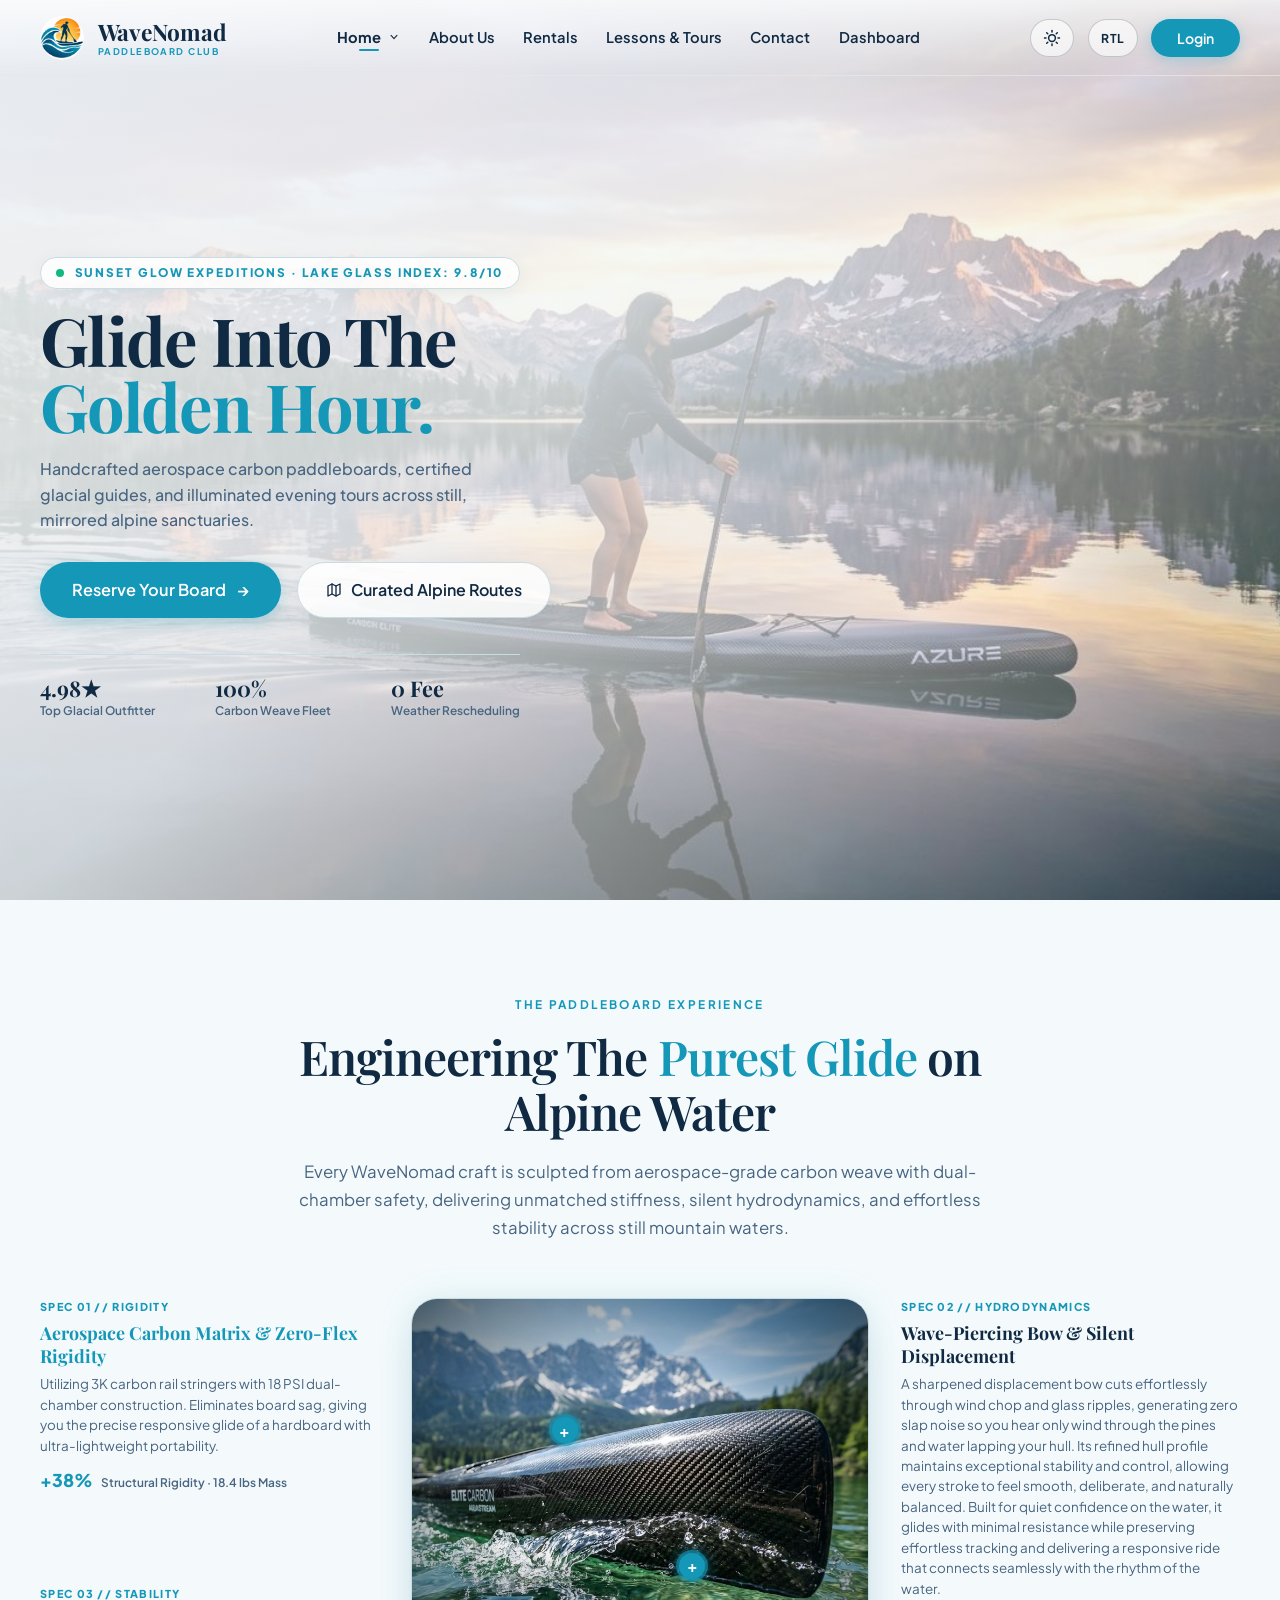
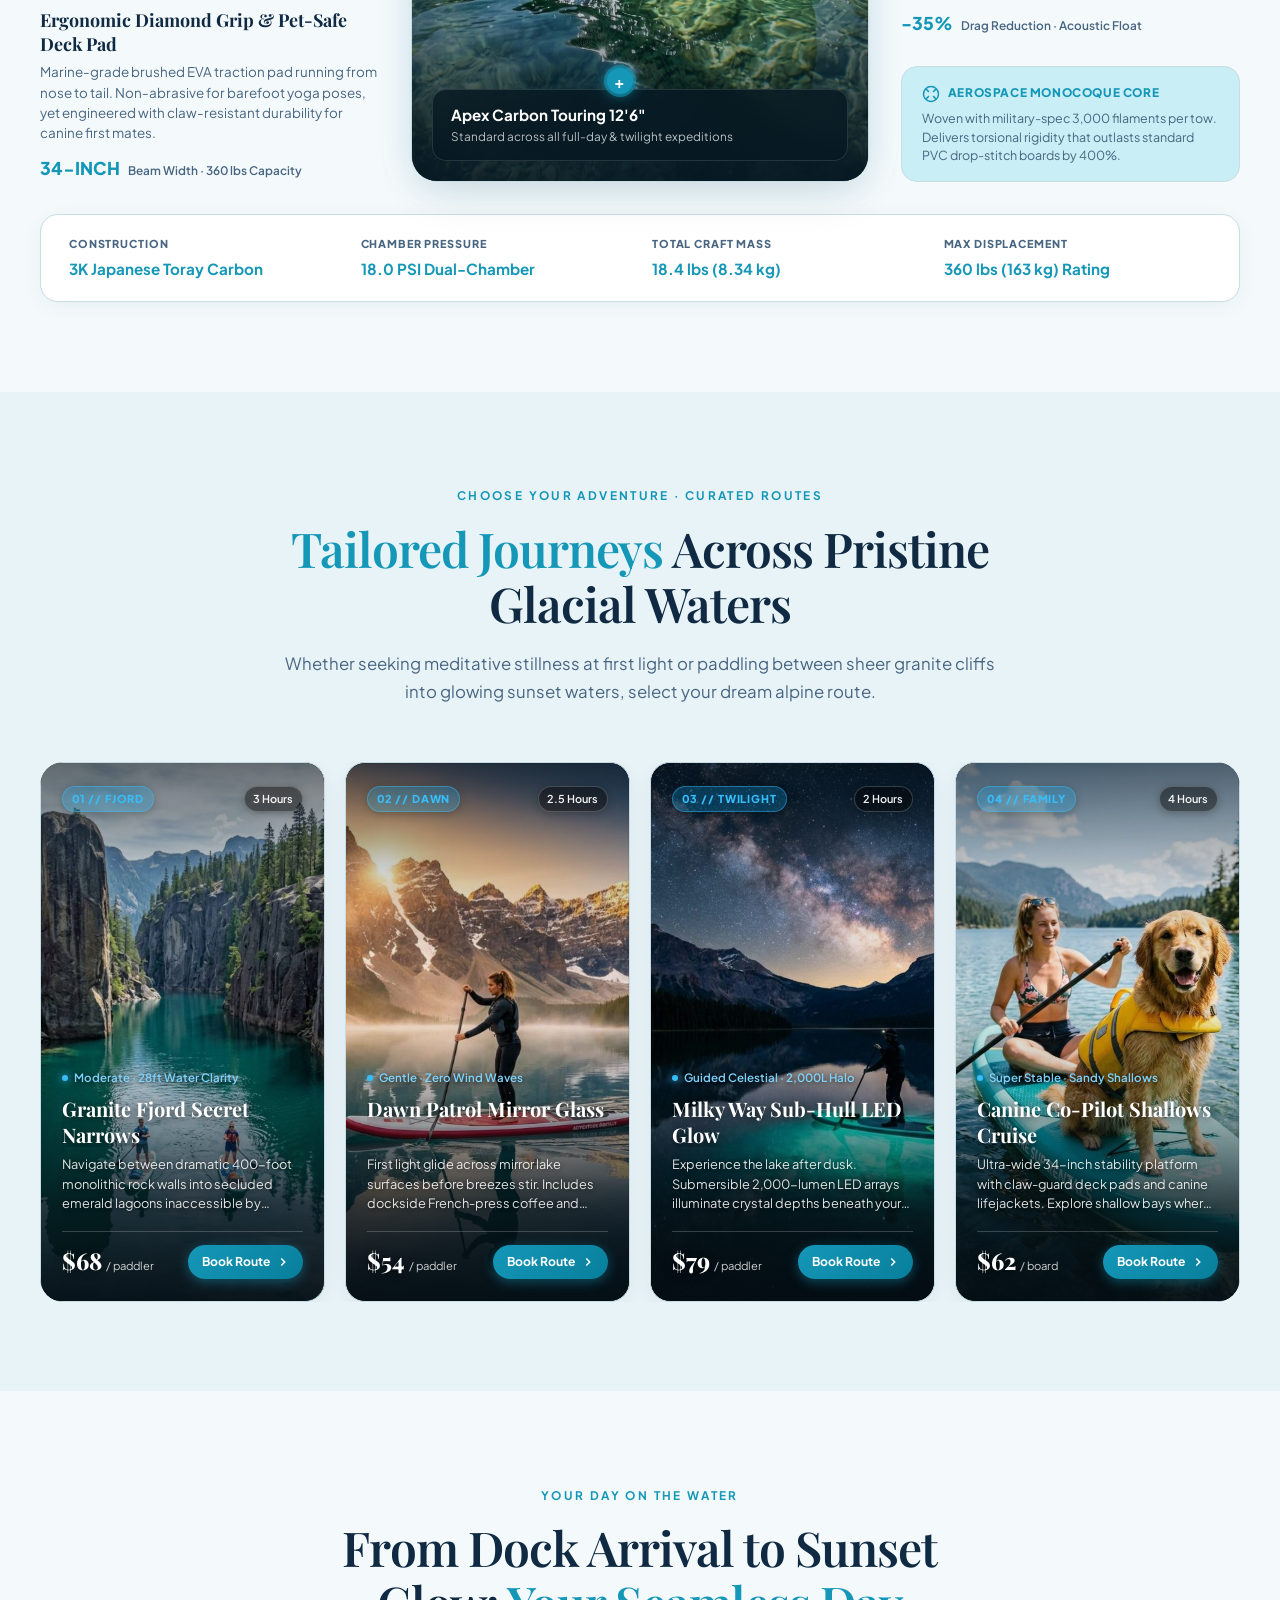
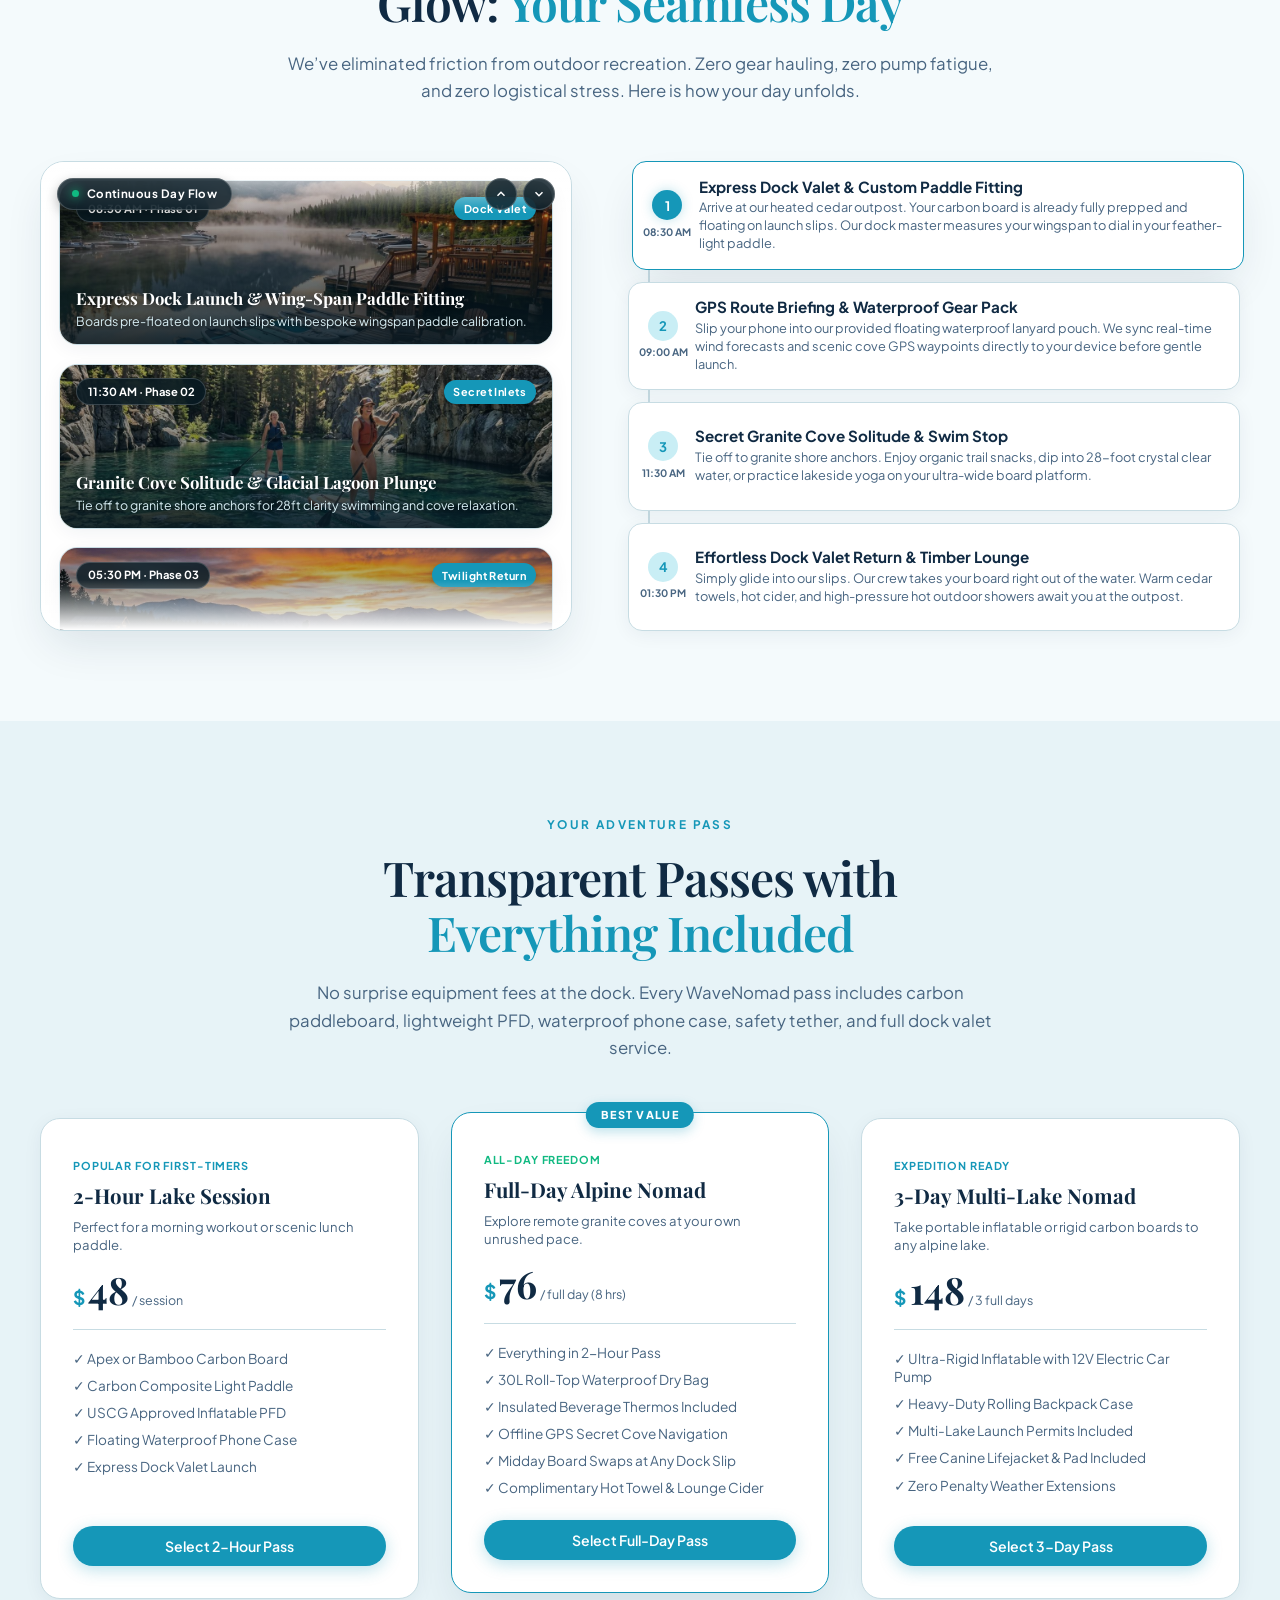
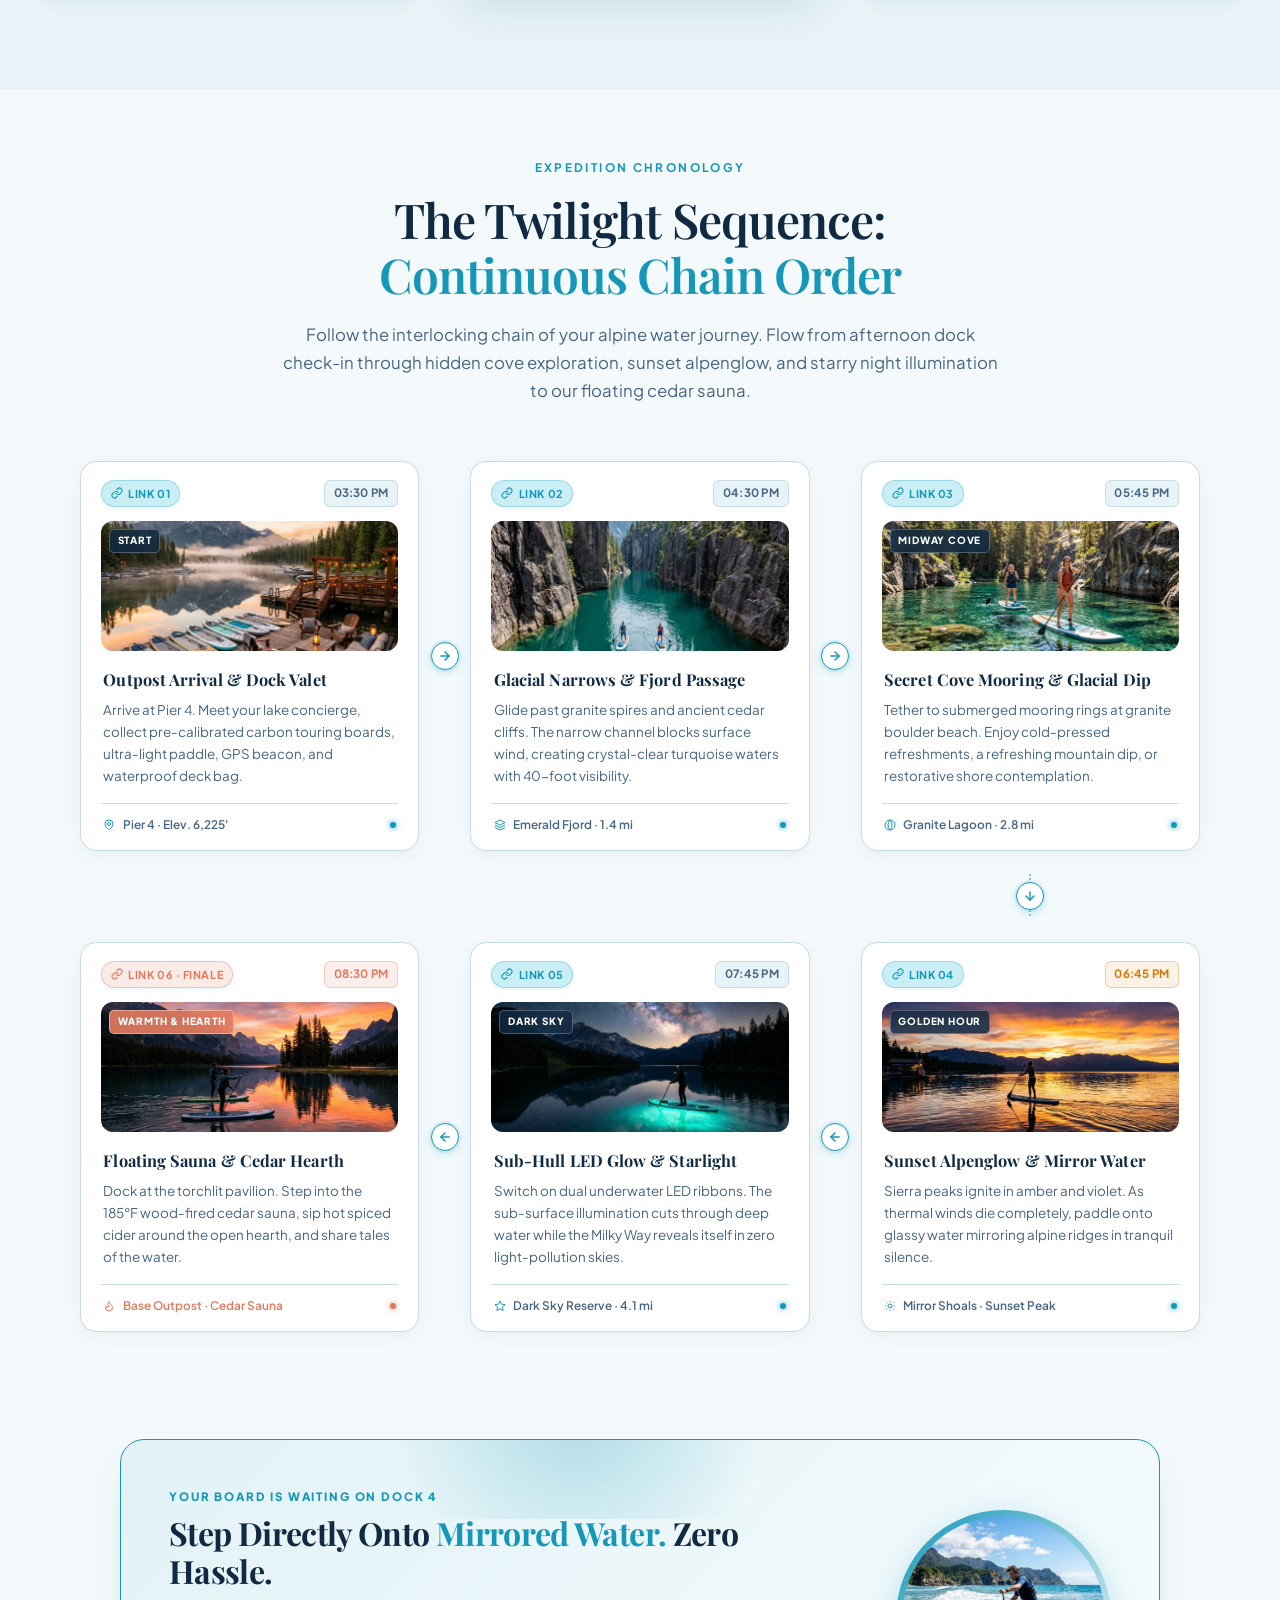
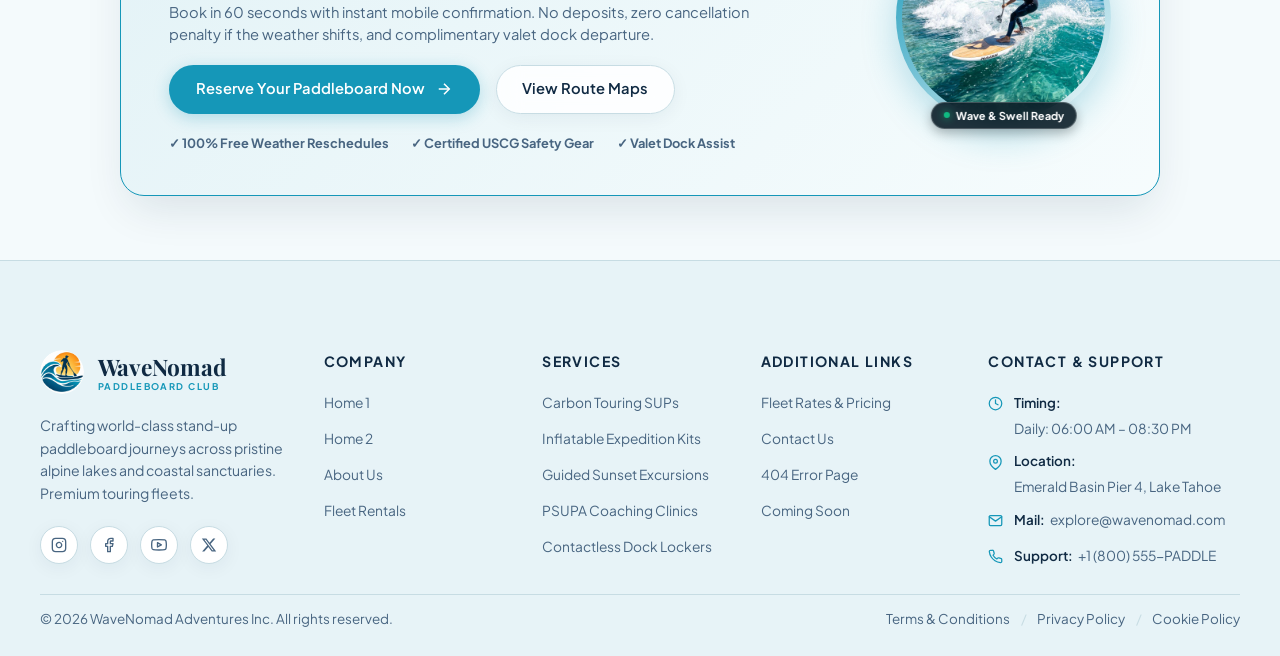
<file: home2.html>
<!DOCTYPE html>
<html lang="en" data-theme="light">

<head>
  <meta charset="UTF-8">
  <meta name="viewport" content="width=device-width, initial-scale=1.0">
  <title>WaveNomad Home 2 | The Sunset & Twilight Paddleboard Experience</title>
  <meta name="description"
    content="WaveNomad Home 2: Experience luxury carbon stand-up paddleboard rentals, twilight alpenglow tours, and seamless dock valet service.">
  <meta name="theme-color" content="#1597B8">

  <link rel="icon" type="image/png" href="assets/images/favicon.png">
  <link rel="apple-touch-icon" href="assets/images/logo.png">

  <link rel="preconnect" href="https://fonts.googleapis.com">
  <link rel="preconnect" href="https://fonts.gstatic.com" crossorigin>
  <link
    href="https://fonts.googleapis.com/css2?family=Caveat:wght@600;700&family=Playfair+Display:ital,wght@0,500;0,600;0,700;1,600&family=Plus+Jakarta+Sans:wght@300;400;500;600;700;800&display=swap"
    rel="stylesheet">

  <link rel="stylesheet" href="home2.css">
</head>

<body>

  <header class="site-header" id="site-header">
    <div class="header-container">

      <a href="home2.html#home" class="brand-link" id="brand-logo" aria-label="WaveNomad Home">
        <div class="brand-emblem-circle">
          <img src="assets/images/logo.png" alt="WaveNomad Logo" class="brand-emblem-img">
        </div>
        <div class="brand-text-group">
          <span class="brand-name">WaveNomad</span>
          <span class="brand-tagline">PADDLEBOARD CLUB</span>
        </div>
      </a>

      <nav aria-label="Main Navigation">
        <ul class="nav-menu" id="nav-menu">

          <li class="nav-item dropdown" id="home-dropdown-item">
            <a href="home2.html#home" class="nav-link active" id="home-dropdown-btn" aria-haspopup="true"
              aria-expanded="false">
              <span>Home</span>
              <svg class="dropdown-caret" viewBox="0 0 20 20" fill="currentColor" aria-hidden="true">
                <path fill-rule="evenodd"
                  d="M5.23 7.21a.75.75 0 011.06.02L10 11.168l3.71-3.938a.75.75 0 111.08 1.04l-4.25 4.5a.75.75 0 01-1.08 0l-4.25-4.5a.75.75 0 01.02-1.06z"
                  clip-rule="evenodd" />
              </svg>
            </a>
            <ul class="dropdown-menu" id="home-dropdown-menu">
              <li>
                <a href="index.html" class="dropdown-link" id="home1-option">
                  <div class="dropdown-title">
                    <span>Home 1: Classic</span>
                    <span class="dropdown-badge"
                      style="background: rgba(16, 42, 67, 0.08); color: var(--secondary-text);">Explore</span>
                  </div>
                  <span class="dropdown-desc">Crisp morning light &amp; turquoise waters</span>
                </a>
              </li>
              <li>
                <a href="home2.html" class="dropdown-link active" id="home2-option">
                  <div class="dropdown-title">
                    <span>Home 2: Premium</span>
                    <span class="dropdown-badge" id="home-active-badge">Active</span>
                  </div>
                  <span class="dropdown-desc">Cinematic evening golden-hour glow</span>
                </a>
              </li>
            </ul>
          </li>

          <li class="nav-item">
            <a href="about.html" class="nav-link" id="nav-about-link">About Us</a>
          </li>

          <li class="nav-item">
            <a href="rentals.html" class="nav-link" id="nav-rentals-link">Rentals</a>
          </li>

          <li class="nav-item">
            <a href="lessons.html" class="nav-link" id="nav-lessons-link">Lessons &amp; Tours</a>
          </li>

          <li class="nav-item">
            <a href="contact.html" class="nav-link" id="nav-contact-link">Contact</a>
          </li>

          <li class="nav-item">
            <a href="dashboard.html" class="nav-link" id="nav-dashboard-link">Dashboard</a>
          </li>

          <li class="nav-item nav-item-mobile-login">
            <a href="login.html" class="nav-link nav-link-mobile-login" id="nav-mobile-login">
              <svg width="16" height="16" viewBox="0 0 24 24" fill="none" stroke="currentColor" stroke-width="2"
                stroke-linecap="round" stroke-linejoin="round">
                <path d="M15 3h4a2 2 0 0 1 2 2v14a2 2 0 0 1-2 2h-4"></path>
                <polyline points="10 17 15 12 10 7"></polyline>
                <line x1="15" y1="12" x2="3" y2="12"></line>
              </svg>
              <span>Member Login</span>
            </a>
          </li>
        </ul>
      </nav>

      <div class="header-actions">

        <button class="action-control-btn theme-pill-btn" id="theme-toggle-btn" aria-label="Toggle Light and Dark Mode"
          title="Toggle Light / Dark Mode">
          <svg id="theme-icon-sun" class="theme-icon" viewBox="0 0 24 24" fill="none" stroke="currentColor"
            stroke-width="2" stroke-linecap="round" stroke-linejoin="round">
            <circle cx="12" cy="12" r="4.5"></circle>
            <line x1="12" y1="2" x2="12" y2="4"></line>
            <line x1="12" y1="20" x2="12" y2="22"></line>
            <line x1="4.93" y1="4.93" x2="6.34" y2="6.34"></line>
            <line x1="17.66" y1="17.66" x2="19.07" y2="19.07"></line>
            <line x1="2" y1="12" x2="4" y2="12"></line>
            <line x1="20" y1="12" x2="22" y2="12"></line>
            <line x1="4.93" y1="19.07" x2="6.34" y2="17.66"></line>
            <line x1="17.66" y1="6.34" x2="19.07" y2="4.93"></line>
          </svg>
          <svg id="theme-icon-moon" class="theme-icon" style="display: none;" viewBox="0 0 24 24" fill="none"
            stroke="currentColor" stroke-width="2" stroke-linecap="round" stroke-linejoin="round">
            <path d="M21 12.79A9 9 0 1 1 11.21 3 7 7 0 0 0 21 12.79z"></path>
          </svg>
        </button>

        <button class="action-control-btn rtl-btn" id="lang-toggle-btn" aria-label="Toggle text direction"
          title="Toggle text direction">
          <span class="rtl-text-ltr">RTL</span>
          <span class="rtl-text-rtl">LTR</span>
        </button>

        <button class="btn-header-login" id="nav-login-btn" aria-label="Open Member login">
          <span>Login</span>
        </button>

        <button class="menu-toggle" id="menu-toggle" aria-label="Toggle navigation menu" aria-expanded="false">
          <span></span>
          <span></span>
          <span></span>
        </button>
      </div>

    </div>
  </header>

  <main>

    <section class="home2-hero" id="home">
      <div class="home2-hero-canvas" aria-hidden="true">
        <video class="home2-hero-bg" autoplay muted loop playsinline poster="assets/images/home2-hero-sunset.jpg"
          aria-label="Sunset paddleboard video">
          <source src="assets/images/13534137-uhd_3840_2160_60fps.mp4" type="video/mp4">
          Your browser does not support the video tag.
        </video>
        <div class="home2-hero-overlay"></div>
      </div>

      <div class="home2-hero-container">
        <div class="home2-hero-grid">

          <div class="home2-hero-copy">
            <div class="home2-live-telemetry-badge">
              <span class="live-dot-pulse"></span>
              <span class="telemetry-label">SUNSET GLOW EXPEDITIONS · LAKE GLASS INDEX: 9.8/10</span>
            </div>

            <h1 class="home2-hero-title hero-headline font-serif">
              <span class="headline-word">Glide Into The</span>
              <span class="headline-word"><span
                  class="title-highlight hero-headline-accent section-headline-accent">Golden Hour.</span></span>
            </h1>

            <p class="home2-hero-desc hero-description font-sans">
              Handcrafted aerospace carbon paddleboards, certified glacial guides, and illuminated evening tours across
              still, mirrored alpine sanctuaries.
            </p>

            <div class="home2-hero-actions hero-actions">
              <a href="#passes" class="cta-pill-primary" id="home2-hero-cta">
                <span>Reserve Your Board</span>
                <span class="cta-arrow" aria-hidden="true">→</span>
              </a>

              <a href="#adventures" class="cta-pill-secondary">
                <svg class="cta-pin-icon" viewBox="0 0 24 24" width="16" height="16" fill="none" stroke="currentColor"
                  stroke-width="2" stroke-linecap="round" stroke-linejoin="round" aria-hidden="true">
                  <polygon points="3 6 9 3 15 6 21 3 21 18 15 21 9 18 3 21"></polygon>
                  <line x1="9" y1="3" x2="9" y2="18"></line>
                  <line x1="15" y1="6" x2="15" y2="21"></line>
                </svg>
                <span>Curated Alpine Routes</span>
              </a>
            </div>

            <div class="home2-hero-trust-bar">
              <div class="trust-stat">
                <span class="stat-big font-serif">4.98★</span>
                <span class="stat-sub">Top Glacial Outfitter</span>
              </div>
              <div class="trust-divider"></div>
              <div class="trust-stat">
                <span class="stat-big font-serif">100%</span>
                <span class="stat-sub">Carbon Weave Fleet</span>
              </div>
              <div class="trust-divider"></div>
              <div class="trust-stat">
                <span class="stat-big font-serif">0 Fee</span>
                <span class="stat-sub">Weather Rescheduling</span>
              </div>
            </div>
          </div>

          <div class="hero-spacer" aria-hidden="true"></div>

        </div>
      </div>
    </section>

    <section class="section-wrap" id="experience" data-section="experience">
      <div class="section-container">

        <div class="section-header">
          <span class="section-eyebrow"> THE PADDLEBOARD EXPERIENCE</span>
          <h2 class="section-headline font-serif">Engineering The <span class="section-headline-accent">Purest
              Glide</span> on Alpine Water</h2>
          <p class="section-desc font-sans">
            Every WaveNomad craft is sculpted from aerospace-grade carbon weave with dual-chamber safety, delivering
            unmatched stiffness, silent hydrodynamics, and effortless stability across still mountain waters.
          </p>
        </div>

        <div class="craft-blueprint-matrix">

          <div class="blueprint-spec-col blueprint-col-left">
            <div class="exp-blueprint-callout exp-pillar-card active" data-pillar="carbon" id="spec-carbon">
              <div class="blueprint-code-tag">SPEC 01 // RIGIDITY</div>
              <h3 class="blueprint-title font-serif">Aerospace Carbon Matrix &amp; Zero-Flex Rigidity</h3>
              <p class="blueprint-desc">
                Utilizing 3K carbon rail stringers with 18 PSI dual-chamber construction. Eliminates board sag, giving
                you the precise responsive glide of a hardboard with ultra-lightweight portability.
              </p>
              <div class="blueprint-metric-inline">
                <span class="metric-accent-val">+38%</span>
                <span class="metric-accent-label">Structural Rigidity · 18.4 lbs Mass</span>
              </div>
            </div>

            <div class="exp-blueprint-callout exp-pillar-card" data-pillar="traction" id="spec-traction">
              <div class="blueprint-code-tag">SPEC 03 // STABILITY</div>
              <h3 class="blueprint-title font-serif">Ergonomic Diamond Grip &amp; Pet-Safe Deck Pad</h3>
              <p class="blueprint-desc">
                Marine-grade brushed EVA traction pad running from nose to tail. Non-abrasive for barefoot yoga poses,
                yet engineered with claw-resistant durability for canine first mates.
              </p>
              <div class="blueprint-metric-inline">
                <span class="metric-accent-val">34-INCH</span>
                <span class="metric-accent-label">Beam Width · 360 lbs Capacity</span>
              </div>
            </div>
          </div>

          <div class="blueprint-center-stage">
            <div class="blueprint-craft-display">
              <img src="assets/images/home2-experience-carbon.jpg"
                alt="Close-up macro shot of carbon fiber paddleboard hull slicing through crystal clear alpine water"
                class="blueprint-craft-img" loading="lazy">
              <div class="blueprint-craft-vignette"></div>

              <div class="hotspot-pin pin-bow" style="top: 24%; left: 30%;" data-tooltip="Wave-Piercing Carbon Nose"
                data-pillar="hydrodynamics" role="button" tabindex="0" aria-label="Wave-Piercing Carbon Nose Hotspot">
                <span class="hotspot-pulse"></span>
                <span class="hotspot-dot">+</span>
              </div>
              <div class="hotspot-pin pin-deck" style="top: 52%; left: 58%;" data-tooltip="Brushed Diamond EVA Traction"
                data-pillar="traction" role="button" tabindex="0" aria-label="Brushed Diamond EVA Traction Hotspot">
                <span class="hotspot-pulse"></span>
                <span class="hotspot-dot">+</span>
              </div>
              <div class="hotspot-pin pin-hull" style="top: 76%; left: 42%;" data-tooltip="Zero-Flex 3K Carbon Hull"
                data-pillar="carbon" role="button" tabindex="0" aria-label="Zero-Flex 3K Carbon Hull Hotspot">
                <span class="hotspot-pulse"></span>
                <span class="hotspot-dot">+</span>
              </div>

              <div class="blueprint-craft-badge">
                <span class="craft-badge-name">Apex Carbon Touring 12'6"</span>
                <span class="craft-badge-sub">Standard across all full-day &amp; twilight expeditions</span>
              </div>
            </div>
          </div>

          <div class="blueprint-spec-col blueprint-col-right">
            <div class="exp-blueprint-callout exp-pillar-card" data-pillar="hydrodynamics" id="spec-hydrodynamics">
              <div class="blueprint-code-tag">SPEC 02 // HYDRODYNAMICS</div>
              <h3 class="blueprint-title font-serif">Wave-Piercing Bow &amp; Silent Displacement</h3>
              <p class="blueprint-desc">
                A sharpened displacement bow cuts effortlessly through wind chop and glass ripples, generating zero slap
                noise so you hear only wind through the pines and water lapping your hull. Its refined hull profile
                maintains exceptional stability and control, allowing every stroke to feel smooth, deliberate, and
                naturally balanced. Built for quiet confidence on the water, it glides with minimal resistance while
                preserving effortless tracking and delivering a responsive ride that connects seamlessly with the rhythm of the water.
              </p>
              <div class="blueprint-metric-inline">
                <span class="metric-accent-val">-35%</span>
                <span class="metric-accent-label">Drag Reduction · Acoustic Float</span>
              </div>
            </div>

            <div class="blueprint-tech-callout">
              <div class="tech-callout-header">
                <svg width="18" height="18" viewBox="0 0 24 24" fill="none" stroke="currentColor" stroke-width="2"
                  aria-hidden="true">
                  <circle cx="12" cy="12" r="10" />
                  <path d="m4.93 4.93 4.24 4.24" />
                  <path d="m14.83 9.17 4.24-4.24" />
                  <path d="m14.83 14.83 4.24 4.24" />
                  <path d="m9.17 14.83-4.24 4.24" />
                </svg>
                <span>AEROSPACE MONOCOQUE CORE</span>
              </div>
              <p class="tech-callout-text">
                Woven with military-spec 3,000 filaments per tow. Delivers torsional rigidity that outlasts standard
                PVC drop-stitch boards by 400%.
              </p>
            </div>
          </div>

        </div>

        <div class="blueprint-telemetry-strip" role="list">
          <div class="telemetry-node" role="listitem">
            <span class="telemetry-node-label">CONSTRUCTION</span>
            <span class="telemetry-node-val">3K Japanese Toray Carbon</span>
          </div>
          <div class="telemetry-node" role="listitem">
            <span class="telemetry-node-label">CHAMBER PRESSURE</span>
            <span class="telemetry-node-val">18.0 PSI Dual-Chamber</span>
          </div>
          <div class="telemetry-node" role="listitem">
            <span class="telemetry-node-label">TOTAL CRAFT MASS</span>
            <span class="telemetry-node-val">18.4 lbs (8.34 kg)</span>
          </div>
          <div class="telemetry-node" role="listitem">
            <span class="telemetry-node-label">MAX DISPLACEMENT</span>
            <span class="telemetry-node-val">360 lbs (163 kg) Rating</span>
          </div>
        </div>

      </div>
    </section>

    <section class="section-wrap alt-bg" id="adventures" data-section="adventures">
      <span id="lessons" class="nav-anchor" aria-hidden="true"></span>
      <div class="section-container">

        <div class="section-header">
          <span class="section-eyebrow"> CHOOSE YOUR ADVENTURE · CURATED ROUTES</span>
          <h2 class="section-headline font-serif"><span class="section-headline-accent">Tailored Journeys</span> Across
            Pristine Glacial Waters</h2>
          <p class="section-desc font-sans">
            Whether seeking meditative stillness at first light or paddling between sheer granite cliffs into glowing
            sunset waters, select your dream alpine route.
          </p>
        </div>

        <div class="adventure-horizon-wall" role="region" aria-label="Curated Alpine Routes">

          <div class="horizon-route-pane" data-route="fjord">
            <div class="route-pane-backdrop">
              <img src="assets/images/home2-adventure-fjord.jpg" alt="Stand-up paddleboarders in narrow granite fjord"
                class="route-bg-img" loading="lazy">
              <div class="route-pane-overlay"></div>
            </div>
            <div class="route-pane-inner">
              <div class="route-header-strip">
                <span class="route-index-badge">01 // FJORD</span>
                <span class="route-duration-pill">3 Hours</span>
              </div>
              <div class="route-mid-content">
                <div class="route-conditions-tag">
                  <span class="condition-dot"></span>
                  <span>Moderate · 28ft Water Clarity</span>
                </div>
                <h3 class="route-title font-serif">Granite Fjord Secret Narrows</h3>
                <p class="route-summary">
                  Navigate between dramatic 400-foot monolithic rock walls into secluded emerald lagoons inaccessible by
                  motorized boats. Includes digital offline topo map.
                </p>
              </div>
              <div class="route-footer-strip">
                <div class="route-rate">
                  <span class="rate-val font-serif">$68</span>
                  <span class="rate-unit">/ paddler</span>
                </div>
                <a href="#passes" class="route-book-btn">
                  <span>Book Route</span>
                  <svg width="14" height="14" viewBox="0 0 24 24" fill="none" stroke="currentColor" stroke-width="2.5"
                    aria-hidden="true">
                    <polyline points="9 18 15 12 9 6" />
                  </svg>
                </a>
              </div>
            </div>
            <div class="route-active-border"></div>
          </div>

          <div class="horizon-route-pane" data-route="dawn">
            <div class="route-pane-backdrop">
              <img src="assets/images/moment-sunrise-glide.jpg"
                alt="Paddleboarder gliding on calm glass lake at misty sunrise" class="route-bg-img" loading="lazy">
              <div class="route-pane-overlay"></div>
            </div>
            <div class="route-pane-inner">
              <div class="route-header-strip">
                <span class="route-index-badge">02 // DAWN</span>
                <span class="route-duration-pill">2.5 Hours</span>
              </div>
              <div class="route-mid-content">
                <div class="route-conditions-tag">
                  <span class="condition-dot"></span>
                  <span>Gentle · Zero Wind Waves</span>
                </div>
                <h3 class="route-title font-serif">Dawn Patrol Mirror Glass</h3>
                <p class="route-summary">
                  First light glide across mirror lake surfaces before breezes stir. Includes dockside French-press
                  coffee
                  and insulated flasks for warm sunrise sips.
                </p>
              </div>
              <div class="route-footer-strip">
                <div class="route-rate">
                  <span class="rate-val font-serif">$54</span>
                  <span class="rate-unit">/ paddler</span>
                </div>
                <a href="#passes" class="route-book-btn">
                  <span>Book Route</span>
                  <svg width="14" height="14" viewBox="0 0 24 24" fill="none" stroke="currentColor" stroke-width="2.5"
                    aria-hidden="true">
                    <polyline points="9 18 15 12 9 6" />
                  </svg>
                </a>
              </div>
            </div>
            <div class="route-active-border"></div>
          </div>

          <div class="horizon-route-pane" data-route="night">
            <div class="route-pane-backdrop">
              <img src="assets/images/home2-night-stargazing.jpg"
                alt="Night paddleboarder with glowing cyan LED hull under Milky Way" class="route-bg-img"
                loading="lazy">
              <div class="route-pane-overlay"></div>
            </div>
            <div class="route-pane-inner">
              <div class="route-header-strip">
                <span class="route-index-badge">03 // TWILIGHT</span>
                <span class="route-duration-pill">2 Hours</span>
              </div>
              <div class="route-mid-content">
                <div class="route-conditions-tag">
                  <span class="condition-dot"></span>
                  <span>Guided Celestial · 2,000L Halo</span>
                </div>
                <h3 class="route-title font-serif">Milky Way Sub-Hull LED Glow</h3>
                <p class="route-summary">
                  Experience the lake after dusk. Submersible 2,000-lumen LED arrays illuminate crystal depths beneath
                  your board as the galaxy turns overhead.
                </p>
              </div>
              <div class="route-footer-strip">
                <div class="route-rate">
                  <span class="rate-val font-serif">$79</span>
                  <span class="rate-unit">/ paddler</span>
                </div>
                <a href="#passes" class="route-book-btn">
                  <span>Book Route</span>
                  <svg width="14" height="14" viewBox="0 0 24 24" fill="none" stroke="currentColor" stroke-width="2.5"
                    aria-hidden="true">
                    <polyline points="9 18 15 12 9 6" />
                  </svg>
                </a>
              </div>
            </div>
            <div class="route-active-border"></div>
          </div>

          <div class="horizon-route-pane" data-route="canine">
            <div class="route-pane-backdrop">
              <img src="assets/images/moment-dog-pilot.jpg"
                alt="Golden retriever in life jacket on inflatable paddleboard" class="route-bg-img" loading="lazy">
              <div class="route-pane-overlay"></div>
            </div>
            <div class="route-pane-inner">
              <div class="route-header-strip">
                <span class="route-index-badge">04 // FAMILY</span>
                <span class="route-duration-pill">4 Hours</span>
              </div>
              <div class="route-mid-content">
                <div class="route-conditions-tag">
                  <span class="condition-dot"></span>
                  <span>Super Stable · Sandy Shallows</span>
                </div>
                <h3 class="route-title font-serif">Canine Co-Pilot Shallows Cruise</h3>
                <p class="route-summary">
                  Ultra-wide 34-inch stability platform with claw-guard deck pads and canine lifejackets. Explore
                  shallow
                  bays where four-legged friends can swim.
                </p>
              </div>
              <div class="route-footer-strip">
                <div class="route-rate">
                  <span class="rate-val font-serif">$62</span>
                  <span class="rate-unit">/ board</span>
                </div>
                <a href="#passes" class="route-book-btn">
                  <span>Book Route</span>
                  <svg width="14" height="14" viewBox="0 0 24 24" fill="none" stroke="currentColor" stroke-width="2.5"
                    aria-hidden="true">
                    <polyline points="9 18 15 12 9 6" />
                  </svg>
                </a>
              </div>
            </div>
            <div class="route-active-border"></div>
          </div>

        </div>

      </div>
    </section>

    <section class="section-wrap" id="day-on-water" data-section="day-on-water">
      <span id="dashboard" class="nav-anchor" aria-hidden="true"></span>
      <div class="section-container">

        <div class="section-header">
          <span class="section-eyebrow">YOUR DAY ON THE WATER</span>
          <h2 class="section-headline font-serif">From Dock Arrival to Sunset Glow: <span
              class="section-headline-accent">Your Seamless Day</span></h2>
          <p class="section-desc font-sans">
            We’ve eliminated friction from outdoor recreation. Zero gear hauling, zero pump fatigue, and zero logistical
            stress. Here is how your day unfolds.
          </p>
        </div>

        <div class="day-flow-wrapper">

          <div class="day-flow-media-col">
            <div class="day-rotator-container" id="day-cards-rotator">
              <div class="rotator-fade-top" aria-hidden="true"></div>
              <div class="rotator-fade-bottom" aria-hidden="true"></div>

              <div class="rotator-header-bar">
                <div class="rotator-live-indicator">
                  <span class="rotator-live-pulse"></span>
                  <span class="rotator-live-text">Continuous Day Flow</span>
                </div>
                <div class="rotator-nav-pills">
                  <button class="rotator-nav-btn" id="rotator-btn-prev" aria-label="Rotate up">
                    <svg width="14" height="14" viewBox="0 0 24 24" fill="none" stroke="currentColor"
                      stroke-width="2.5">
                      <polyline points="18 15 12 9 6 15" />
                    </svg>
                  </button>
                  <button class="rotator-nav-btn" id="rotator-btn-next" aria-label="Rotate down">
                    <svg width="14" height="14" viewBox="0 0 24 24" fill="none" stroke="currentColor"
                      stroke-width="2.5">
                      <polyline points="6 9 12 15 18 9" />
                    </svg>
                  </button>
                </div>
              </div>

              <div class="day-rotator-track" id="day-rotator-track">

                <article class="rotator-card" data-step-ref="1">
                  <div class="rotator-card-inner">
                    <img src="assets/images/home2-day-dock.jpg"
                      alt="Morning dock valet and paddle fitting at cedar outpost" class="rotator-img" loading="lazy">
                    <div class="rotator-card-overlay"></div>
                    <div class="rotator-card-top-row">
                      <span class="rotator-phase-pill">08:30 AM · Phase 01</span>
                      <span class="rotator-status-tag">Dock Valet</span>
                    </div>
                    <div class="rotator-card-bottom">
                      <h4 class="rotator-card-title font-serif">Express Dock Launch &amp; Wing-Span Paddle Fitting</h4>
                      <p class="rotator-card-desc">Boards pre-floated on launch slips with bespoke wingspan paddle
                        calibration.</p>
                    </div>
                  </div>
                </article>

                <article class="rotator-card" data-step-ref="3">
                  <div class="rotator-card-inner">
                    <img src="assets/images/moment-cove-explore.jpg"
                      alt="Stand-up paddleboarder navigating crystal emerald granite lagoon" class="rotator-img"
                      loading="lazy">
                    <div class="rotator-card-overlay"></div>
                    <div class="rotator-card-top-row">
                      <span class="rotator-phase-pill">11:30 AM · Phase 02</span>
                      <span class="rotator-status-tag">Secret Inlets</span>
                    </div>
                    <div class="rotator-card-bottom">
                      <h4 class="rotator-card-title font-serif">Granite Cove Solitude &amp; Glacial Lagoon Plunge</h4>
                      <p class="rotator-card-desc">Tie off to granite shore anchors for 28ft clarity swimming and cove
                        relaxation.</p>
                    </div>
                  </div>
                </article>

                <article class="rotator-card" data-step-ref="4">
                  <div class="rotator-card-inner">
                    <img src="assets/images/moment-sunset-glow.jpg"
                      alt="Stand-up paddleboarder bathed in golden hour sunset alpenglow" class="rotator-img"
                      loading="lazy">
                    <div class="rotator-card-overlay"></div>
                    <div class="rotator-card-top-row">
                      <span class="rotator-phase-pill">05:30 PM · Phase 03</span>
                      <span class="rotator-status-tag">Twilight Return</span>
                    </div>
                    <div class="rotator-card-bottom">
                      <h4 class="rotator-card-title font-serif">Sunset Alpenglow Glide &amp; Floating Sauna Ritual</h4>
                      <p class="rotator-card-desc">Effortless dock slip retrieval, warm pine sauna steam, and timber
                        lounge cider.</p>
                    </div>
                  </div>
                </article>

                <article class="rotator-card" aria-hidden="true">
                  <div class="rotator-card-inner">
                    <img src="assets/images/home2-day-dock.jpg" alt="" class="rotator-img" loading="lazy">
                    <div class="rotator-card-overlay"></div>
                    <div class="rotator-card-top-row">
                      <span class="rotator-phase-pill">08:30 AM · Phase 01</span>
                      <span class="rotator-status-tag">Dock Valet</span>
                    </div>
                    <div class="rotator-card-bottom">
                      <h4 class="rotator-card-title font-serif">Express Dock Launch &amp; Wing-Span Paddle Fitting</h4>
                      <p class="rotator-card-desc">Boards pre-floated on launch slips with bespoke wingspan paddle
                        calibration.</p>
                    </div>
                  </div>
                </article>

                <article class="rotator-card" aria-hidden="true">
                  <div class="rotator-card-inner">
                    <img src="assets/images/moment-cove-explore.jpg" alt="" class="rotator-img" loading="lazy">
                    <div class="rotator-card-overlay"></div>
                    <div class="rotator-card-top-row">
                      <span class="rotator-phase-pill">11:30 AM · Phase 02</span>
                      <span class="rotator-status-tag">Secret Inlets</span>
                    </div>
                    <div class="rotator-card-bottom">
                      <h4 class="rotator-card-title font-serif">Granite Cove Solitude &amp; Glacial Lagoon Plunge</h4>
                      <p class="rotator-card-desc">Tie off to granite shore anchors for 28ft clarity swimming and cove
                        relaxation.</p>
                    </div>
                  </div>
                </article>

                <article class="rotator-card" aria-hidden="true">
                  <div class="rotator-card-inner">
                    <img src="assets/images/moment-sunset-glow.jpg" alt="" class="rotator-img" loading="lazy">
                    <div class="rotator-card-overlay"></div>
                    <div class="rotator-card-top-row">
                      <span class="rotator-phase-pill">05:30 PM · Phase 03</span>
                      <span class="rotator-status-tag">Twilight Return</span>
                    </div>
                    <div class="rotator-card-bottom">
                      <h4 class="rotator-card-title font-serif">Sunset Alpenglow Glide &amp; Floating Sauna Ritual</h4>
                      <p class="rotator-card-desc">Effortless dock slip retrieval, warm pine sauna steam, and timber
                        lounge cider.</p>
                    </div>
                  </div>
                </article>

              </div>
            </div>
          </div>

          <div class="day-flow-steps-col">

            <div class="flow-step-item active" data-step="1">
              <div class="flow-step-marker">
                <span class="marker-circle">1</span>
                <span class="marker-time">08:30 AM</span>
              </div>
              <div class="flow-step-content">
                <h3 class="step-title">Express Dock Valet &amp; Custom Paddle Fitting</h3>
                <p class="step-desc">
                  Arrive at our heated cedar outpost. Your carbon board is already fully prepped and floating on launch
                  slips. Our dock master measures your wingspan to dial in your feather-light paddle.
                </p>
              </div>
            </div>

            <div class="flow-step-item" data-step="2">
              <div class="flow-step-marker">
                <span class="marker-circle">2</span>
                <span class="marker-time">09:00 AM</span>
              </div>
              <div class="flow-step-content">
                <h3 class="step-title">GPS Route Briefing &amp; Waterproof Gear Pack</h3>
                <p class="step-desc">
                  Slip your phone into our provided floating waterproof lanyard pouch. We sync real-time wind forecasts
                  and scenic cove GPS waypoints directly to your device before gentle launch.
                </p>
              </div>
            </div>

            <div class="flow-step-item" data-step="3">
              <div class="flow-step-marker">
                <span class="marker-circle">3</span>
                <span class="marker-time">11:30 AM</span>
              </div>
              <div class="flow-step-content">
                <h3 class="step-title">Secret Granite Cove Solitude &amp; Swim Stop</h3>
                <p class="step-desc">
                  Tie off to granite shore anchors. Enjoy organic trail snacks, dip into 28-foot crystal clear water, or
                  practice lakeside yoga on your ultra-wide board platform.
                </p>
              </div>
            </div>

            <div class="flow-step-item" data-step="4">
              <div class="flow-step-marker">
                <span class="marker-circle">4</span>
                <span class="marker-time">01:30 PM</span>
              </div>
              <div class="flow-step-content">
                <h3 class="step-title">Effortless Dock Valet Return &amp; Timber Lounge</h3>
                <p class="step-desc">
                  Simply glide into our slips. Our crew takes your board right out of the water. Warm cedar towels, hot
                  cider, and high-pressure hot outdoor showers await you at the outpost.
                </p>
              </div>
            </div>

          </div>

        </div>

      </div>
    </section>

    <section class="section-wrap alt-bg" id="passes" data-section="passes">
      <span id="rentals" class="nav-anchor" aria-hidden="true"></span>
      <div class="section-container">

        <div class="section-header">
          <span class="section-eyebrow"> YOUR ADVENTURE PASS</span>
          <h2 class="section-headline font-serif">Transparent Passes with <span
              class="section-headline-accent">Everything Included</span></h2>
          <p class="section-desc font-sans">
            No surprise equipment fees at the dock. Every WaveNomad pass includes carbon paddleboard, lightweight PFD,
            waterproof phone case, safety tether, and full dock valet service.
          </p>
        </div>

        <div class="passes-card-grid">

          <div class="pass-card">
            <div class="pass-card-header">
              <span class="pass-badge">POPULAR FOR FIRST-TIMERS</span>
              <h3 class="pass-name font-serif">2-Hour Lake Session</h3>
              <p class="pass-tagline">Perfect for a morning workout or scenic lunch paddle.</p>
            </div>
            <div class="pass-pricing">
              <span class="pass-currency">$</span>
              <span class="pass-amount font-serif">48</span>
              <span class="pass-term">/ session</span>
            </div>
            <ul class="pass-features-list">
              <li>✓ Apex or Bamboo Carbon Board</li>
              <li>✓ Carbon Composite Light Paddle</li>
              <li>✓ USCG Approved Inflatable PFD</li>
              <li>✓ Floating Waterproof Phone Case</li>
              <li>✓ Express Dock Valet Launch</li>
            </ul>
            <button class="btn-card-reserve btn-pass-action" data-pass="2-hour">Select 2-Hour Pass</button>
          </div>

          <div class="pass-card pass-featured">
            <div class="featured-ribbon">BEST VALUE</div>
            <div class="pass-card-header">
              <span class="pass-badge highlight-badge">ALL-DAY FREEDOM</span>
              <h3 class="pass-name font-serif">Full-Day Alpine Nomad</h3>
              <p class="pass-tagline">Explore remote granite coves at your own unrushed pace.</p>
            </div>
            <div class="pass-pricing">
              <span class="pass-currency">$</span>
              <span class="pass-amount font-serif">76</span>
              <span class="pass-term">/ full day (8 hrs)</span>
            </div>
            <ul class="pass-features-list">
              <li>✓ Everything in 2-Hour Pass</li>
              <li>✓ 30L Roll-Top Waterproof Dry Bag</li>
              <li>✓ Insulated Beverage Thermos Included</li>
              <li>✓ Offline GPS Secret Cove Navigation</li>
              <li>✓ Midday Board Swaps at Any Dock Slip</li>
              <li>✓ Complimentary Hot Towel &amp; Lounge Cider</li>
            </ul>
            <button class="btn-card-reserve btn-pass-action" data-pass="full-day">Select Full-Day Pass</button>
          </div>

          <div class="pass-card">
            <div class="pass-card-header">
              <span class="pass-badge">EXPEDITION READY</span>
              <h3 class="pass-name font-serif">3-Day Multi-Lake Nomad</h3>
              <p class="pass-tagline">Take portable inflatable or rigid carbon boards to any alpine lake.</p>
            </div>
            <div class="pass-pricing">
              <span class="pass-currency">$</span>
              <span class="pass-amount font-serif">148</span>
              <span class="pass-term">/ 3 full days</span>
            </div>
            <ul class="pass-features-list">
              <li>✓ Ultra-Rigid Inflatable with 12V Electric Car Pump</li>
              <li>✓ Heavy-Duty Rolling Backpack Case</li>
              <li>✓ Multi-Lake Launch Permits Included</li>
              <li>✓ Free Canine Lifejacket &amp; Pad Included</li>
              <li>✓ Zero Penalty Weather Extensions</li>
            </ul>
            <button class="btn-card-reserve btn-pass-action" data-pass="multi-day">Select 3-Day Pass</button>
          </div>

        </div>

      </div>
    </section>

    <section class="section-wrap snake-timeline-section" id="timeline" data-section="timeline">
      <span id="beyond" class="nav-anchor" aria-hidden="true"></span>
      <span id="dashboard" class="nav-anchor" aria-hidden="true"></span>
      <div class="section-container">

        <div class="section-header">
          <span class="section-eyebrow">EXPEDITION CHRONOLOGY</span>
          <h2 class="section-headline font-serif">The Twilight Sequence: <span
              class="section-headline-accent">Continuous Chain Order</span></h2>
          <p class="section-desc font-sans">
            Follow the interlocking chain of your alpine water journey. Flow from afternoon dock check-in through hidden
            cove exploration, sunset alpenglow, and starry night illumination to our floating cedar sauna.
          </p>
        </div>

        <div class="snake-timeline-wrap">

          <div class="snake-row snake-row-forward">

            <div class="snake-card" data-link="1">
              <div class="snake-card-inner">
                <div class="snake-card-header">
                  <div class="chain-badge">
                    <svg class="chain-badge-icon" viewBox="0 0 24 24" fill="none" stroke="currentColor"
                      stroke-width="2.2" stroke-linecap="round" stroke-linejoin="round" aria-hidden="true">
                      <path d="M10 13a5 5 0 0 0 7.54.54l3-3a5 5 0 0 0-7.07-7.07l-1.72 1.71" />
                      <path d="M14 11a5 5 0 0 0-7.54-.54l-3 3a5 5 0 0 0 7.07 7.07l1.71-1.71" />
                    </svg>
                    <span class="chain-badge-text">LINK 01</span>
                  </div>
                  <span class="timeline-time-pill">03:30 PM</span>
                </div>

                <div class="snake-card-media">
                  <img src="assets/images/home2-day-dock.jpg" alt="Outpost Arrival and Dock Valet at Pier 4"
                    loading="lazy" class="snake-card-img">
                  <span class="snake-milestone-marker">START</span>
                </div>

                <div class="snake-card-body">
                  <h3 class="snake-card-title font-serif">Outpost Arrival &amp; Dock Valet</h3>
                  <p class="snake-card-desc">
                    Arrive at Pier 4. Meet your lake concierge, collect pre-calibrated carbon touring boards,
                    ultra-light paddle, GPS beacon, and waterproof deck bag.
                  </p>
                </div>

                <div class="snake-card-footer">
                  <span class="waypoint-tag">
                    <svg class="waypoint-icon" viewBox="0 0 24 24" fill="none" stroke="currentColor" stroke-width="2"
                      aria-hidden="true">
                      <circle cx="12" cy="10" r="3" />
                      <path d="M12 2a8 8 0 0 0-8 8c0 5.25 8 12 8 12s8-6.75 8-12a8 8 0 0 0-8-8z" />
                    </svg>
                    Pier 4 · Elev. 6,225'
                  </span>
                  <span class="chain-pulse-dot" title="Active Waypoint"></span>
                </div>
              </div>

              <div class="card-arrow-connector arrow-right" aria-hidden="true">
                <div class="card-arrow-circle">
                  <svg viewBox="0 0 24 24" fill="none" stroke="currentColor" stroke-width="2.5" stroke-linecap="round"
                    stroke-linejoin="round">
                    <line x1="5" y1="12" x2="19" y2="12"></line>
                    <polyline points="12 5 19 12 12 19"></polyline>
                  </svg>
                </div>
              </div>
            </div>

            <div class="snake-card" data-link="2">
              <div class="snake-card-inner">
                <div class="snake-card-header">
                  <div class="chain-badge">
                    <svg class="chain-badge-icon" viewBox="0 0 24 24" fill="none" stroke="currentColor"
                      stroke-width="2.2" stroke-linecap="round" stroke-linejoin="round" aria-hidden="true">
                      <path d="M10 13a5 5 0 0 0 7.54.54l3-3a5 5 0 0 0-7.07-7.07l-1.72 1.71" />
                      <path d="M14 11a5 5 0 0 0-7.54-.54l-3 3a5 5 0 0 0 7.07 7.07l1.71-1.71" />
                    </svg>
                    <span class="chain-badge-text">LINK 02</span>
                  </div>
                  <span class="timeline-time-pill">04:30 PM</span>
                </div>

                <div class="snake-card-media">
                  <img src="assets/images/home2-adventure-fjord.jpg" alt="Glacial Narrows and Fjord Passage"
                    loading="lazy" class="snake-card-img">
                </div>

                <div class="snake-card-body">
                  <h3 class="snake-card-title font-serif">Glacial Narrows &amp; Fjord Passage</h3>
                  <p class="snake-card-desc">
                    Glide past granite spires and ancient cedar cliffs. The narrow channel blocks surface wind, creating
                    crystal-clear turquoise waters with 40-foot visibility.
                  </p>
                </div>

                <div class="snake-card-footer">
                  <span class="waypoint-tag">
                    <svg class="waypoint-icon" viewBox="0 0 24 24" fill="none" stroke="currentColor" stroke-width="2"
                      aria-hidden="true">
                      <polygon points="12 2 2 7 12 12 22 7 12 2" />
                      <polyline points="2 17 12 22 22 17" />
                      <polyline points="2 12 12 17 22 12" />
                    </svg>
                    Emerald Fjord · 1.4 mi
                  </span>
                  <span class="chain-pulse-dot"></span>
                </div>
              </div>

              <div class="card-arrow-connector arrow-right" aria-hidden="true">
                <div class="card-arrow-circle">
                  <svg viewBox="0 0 24 24" fill="none" stroke="currentColor" stroke-width="2.5" stroke-linecap="round"
                    stroke-linejoin="round">
                    <line x1="5" y1="12" x2="19" y2="12"></line>
                    <polyline points="12 5 19 12 12 19"></polyline>
                  </svg>
                </div>
              </div>
            </div>

            <div class="snake-card snake-turn-source" data-link="3">
              <div class="snake-card-inner">
                <div class="snake-card-header">
                  <div class="chain-badge">
                    <svg class="chain-badge-icon" viewBox="0 0 24 24" fill="none" stroke="currentColor"
                      stroke-width="2.2" stroke-linecap="round" stroke-linejoin="round" aria-hidden="true">
                      <path d="M10 13a5 5 0 0 0 7.54.54l3-3a5 5 0 0 0-7.07-7.07l-1.72 1.71" />
                      <path d="M14 11a5 5 0 0 0-7.54-.54l-3 3a5 5 0 0 0 7.07 7.07l1.71-1.71" />
                    </svg>
                    <span class="chain-badge-text">LINK 03</span>
                  </div>
                  <span class="timeline-time-pill">05:45 PM</span>
                </div>

                <div class="snake-card-media">
                  <img src="assets/images/moment-cove-explore.jpg" alt="Secret Cove Mooring and Glacial Dip"
                    loading="lazy" class="snake-card-img">
                  <span class="snake-milestone-marker">MIDWAY COVE</span>
                </div>

                <div class="snake-card-body">
                  <h3 class="snake-card-title font-serif">Secret Cove Mooring &amp; Glacial Dip</h3>
                  <p class="snake-card-desc">
                    Tether to submerged mooring rings at granite boulder beach. Enjoy cold-pressed refreshments, a
                    refreshing mountain dip, or restorative shore contemplation.
                  </p>
                </div>

                <div class="snake-card-footer">
                  <span class="waypoint-tag">
                    <svg class="waypoint-icon" viewBox="0 0 24 24" fill="none" stroke="currentColor" stroke-width="2"
                      aria-hidden="true">
                      <circle cx="12" cy="12" r="10" />
                      <path d="M12 2a14.5 14.5 0 0 0 0 20 14.5 14.5 0 0 0 0-20" />
                    </svg>
                    Granite Lagoon · 2.8 mi
                  </span>
                  <span class="chain-pulse-dot"></span>
                </div>
              </div>

              <div class="card-arrow-connector mobile-only-arrow" aria-hidden="true">
                <div class="card-arrow-circle">
                  <svg viewBox="0 0 24 24" fill="none" stroke="currentColor" stroke-width="2.5" stroke-linecap="round"
                    stroke-linejoin="round">
                    <line x1="12" y1="5" x2="12" y2="19"></line>
                    <polyline points="19 12 12 19 5 12"></polyline>
                  </svg>
                </div>
              </div>
            </div>

          </div>

          <div class="snake-row-connector" aria-hidden="true">
            <div class="snake-turn-track">
              <span class="turn-line-dash"></span>
              <div class="card-arrow-circle turn-arrow-circle" title="Sequence continues to Link 04">
                <svg viewBox="0 0 24 24" fill="none" stroke="currentColor" stroke-width="2.5" stroke-linecap="round"
                  stroke-linejoin="round">
                  <line x1="12" y1="5" x2="12" y2="19"></line>
                  <polyline points="19 12 12 19 5 12"></polyline>
                </svg>
              </div>
              <span class="turn-line-dash"></span>
            </div>
          </div>

          <div class="snake-row snake-row-reverse">

            <div class="snake-card snake-turn-dest" data-link="4">
              <div class="snake-card-inner">
                <div class="snake-card-header">
                  <div class="chain-badge">
                    <svg class="chain-badge-icon" viewBox="0 0 24 24" fill="none" stroke="currentColor"
                      stroke-width="2.2" stroke-linecap="round" stroke-linejoin="round" aria-hidden="true">
                      <path d="M10 13a5 5 0 0 0 7.54.54l3-3a5 5 0 0 0-7.07-7.07l-1.72 1.71" />
                      <path d="M14 11a5 5 0 0 0-7.54-.54l-3 3a5 5 0 0 0 7.07 7.07l1.71-1.71" />
                    </svg>
                    <span class="chain-badge-text">LINK 04</span>
                  </div>
                  <span class="timeline-time-pill highlight-pill">06:45 PM</span>
                </div>

                <div class="snake-card-media">
                  <img src="assets/images/moment-sunset-glow.jpg" alt="Sunset Alpenglow and Mirror Water" loading="lazy"
                    class="snake-card-img">
                  <span class="snake-milestone-marker">GOLDEN HOUR</span>
                </div>

                <div class="snake-card-body">
                  <h3 class="snake-card-title font-serif">Sunset Alpenglow &amp; Mirror Water</h3>
                  <p class="snake-card-desc">
                    Sierra peaks ignite in amber and violet. As thermal winds die completely, paddle onto glassy water
                    mirroring alpine ridges in tranquil silence.
                  </p>
                </div>

                <div class="snake-card-footer">
                  <span class="waypoint-tag">
                    <svg class="waypoint-icon" viewBox="0 0 24 24" fill="none" stroke="currentColor" stroke-width="2"
                      aria-hidden="true">
                      <circle cx="12" cy="12" r="4" />
                      <path d="M12 2v2" />
                      <path d="M12 20v2" />
                      <path d="M4.93 4.93l1.41 1.41" />
                      <path d="M17.66 17.66l1.41 1.41" />
                      <path d="M2 12h2" />
                      <path d="M20 12h2" />
                      <path d="M6.34 17.66l-1.41 1.41" />
                      <path d="M19.07 4.93l-1.41 1.41" />
                    </svg>
                    Mirror Shoals · Sunset Peak
                  </span>
                  <span class="chain-pulse-dot"></span>
                </div>
              </div>

              <div class="card-arrow-connector arrow-left" aria-hidden="true">
                <div class="card-arrow-circle">
                  <svg viewBox="0 0 24 24" fill="none" stroke="currentColor" stroke-width="2.5" stroke-linecap="round"
                    stroke-linejoin="round">
                    <line x1="19" y1="12" x2="5" y2="12"></line>
                    <polyline points="12 19 5 12 12 5"></polyline>
                  </svg>
                </div>
              </div>
            </div>

            <div class="snake-card" data-link="5">
              <div class="snake-card-inner">
                <div class="snake-card-header">
                  <div class="chain-badge">
                    <svg class="chain-badge-icon" viewBox="0 0 24 24" fill="none" stroke="currentColor"
                      stroke-width="2.2" stroke-linecap="round" stroke-linejoin="round" aria-hidden="true">
                      <path d="M10 13a5 5 0 0 0 7.54.54l3-3a5 5 0 0 0-7.07-7.07l-1.72 1.71" />
                      <path d="M14 11a5 5 0 0 0-7.54-.54l-3 3a5 5 0 0 0 7.07 7.07l1.71-1.71" />
                    </svg>
                    <span class="chain-badge-text">LINK 05</span>
                  </div>
                  <span class="timeline-time-pill">07:45 PM</span>
                </div>

                <div class="snake-card-media">
                  <img src="assets/images/home2-night-stargazing.jpg" alt="Sub-Hull LED Glow and Starlight"
                    loading="lazy" class="snake-card-img">
                  <span class="snake-milestone-marker">DARK SKY</span>
                </div>

                <div class="snake-card-body">
                  <h3 class="snake-card-title font-serif">Sub-Hull LED Glow &amp; Starlight</h3>
                  <p class="snake-card-desc">
                    Switch on dual underwater LED ribbons. The sub-surface illumination cuts through deep water while
                    the Milky Way reveals itself in zero light-pollution skies.
                  </p>
                </div>

                <div class="snake-card-footer">
                  <span class="waypoint-tag">
                    <svg class="waypoint-icon" viewBox="0 0 24 24" fill="none" stroke="currentColor" stroke-width="2"
                      aria-hidden="true">
                      <polygon
                        points="12 2 15.09 8.26 22 9.27 17 14.14 18.18 21.02 12 17.77 5.82 21.02 7 14.14 2 9.27 8.91 8.26 12 2" />
                    </svg>
                    Dark Sky Reserve · 4.1 mi
                  </span>
                  <span class="chain-pulse-dot"></span>
                </div>
              </div>

              <div class="card-arrow-connector arrow-left" aria-hidden="true">
                <div class="card-arrow-circle">
                  <svg viewBox="0 0 24 24" fill="none" stroke="currentColor" stroke-width="2.5" stroke-linecap="round"
                    stroke-linejoin="round">
                    <line x1="19" y1="12" x2="5" y2="12"></line>
                    <polyline points="12 19 5 12 12 5"></polyline>
                  </svg>
                </div>
              </div>
            </div>

            <div class="snake-card snake-card-finale" data-link="6">
              <div class="snake-card-inner">
                <div class="snake-card-header">
                  <div class="chain-badge finale-badge">
                    <svg class="chain-badge-icon" viewBox="0 0 24 24" fill="none" stroke="currentColor"
                      stroke-width="2.2" stroke-linecap="round" stroke-linejoin="round" aria-hidden="true">
                      <path d="M10 13a5 5 0 0 0 7.54.54l3-3a5 5 0 0 0-7.07-7.07l-1.72 1.71" />
                      <path d="M14 11a5 5 0 0 0-7.54-.54l-3 3a5 5 0 0 0 7.07 7.07l1.71-1.71" />
                    </svg>
                    <span class="chain-badge-text">LINK 06 · FINALE</span>
                  </div>
                  <span class="timeline-time-pill finale-pill">08:30 PM</span>
                </div>

                <div class="snake-card-media">
                  <img src="assets/images/scenic-experience.jpg" alt="Lakeside Cedar Sauna and Fire Hearth"
                    loading="lazy" class="snake-card-img">
                  <span class="snake-milestone-marker finale-marker">WARMTH &amp; HEARTH</span>
                </div>

                <div class="snake-card-body">
                  <h3 class="snake-card-title font-serif">Floating Sauna &amp; Cedar Hearth</h3>
                  <p class="snake-card-desc">
                    Dock at the torchlit pavilion. Step into the 185°F wood-fired cedar sauna, sip hot spiced cider
                    around the open hearth, and share tales of the water.
                  </p>
                </div>

                <div class="snake-card-footer">
                  <span class="waypoint-tag finale-tag">
                    <svg class="waypoint-icon" viewBox="0 0 24 24" fill="none" stroke="currentColor" stroke-width="2"
                      aria-hidden="true">
                      <path
                        d="M8.5 14.5A2.5 2.5 0 0 0 11 12c0-1.38-.5-2-1-3-1.072-2.143-.224-4.054 2-6 .5 2.5 2 4.9 4 6.5 2 1.6 3 3.5 3 5.5a7 7 0 1 1-14 0c0-1.153.433-2.294 1-3a2.5 2.5 0 0 0 2.5 2.5z" />
                    </svg>
                    Base Outpost · Cedar Sauna
                  </span>
                  <span class="chain-pulse-dot finale-pulse"></span>
                </div>
              </div>
            </div>

          </div>

        </div>

      </div>
    </section>

    <section class="section-wrap cta-section-wrap" id="cta">
      <span id="contact" class="nav-anchor" aria-hidden="true"></span>
      <span id="locations" class="nav-anchor" aria-hidden="true"></span>
      <div class="section-container">

        <div class="home2-cta-banner">
          <div class="cta-banner-grid">
            <div class="cta-banner-content">
              <span class="cta-banner-eyebrow">YOUR BOARD IS WAITING ON DOCK 4</span>
              <h2 class="cta-banner-title font-serif">
                Step Directly Onto <span class="section-headline-accent">Mirrored Water.</span> Zero Hassle.
              </h2>
              <p class="cta-banner-desc font-sans">
                Book in 60 seconds with instant mobile confirmation. No deposits, zero cancellation penalty if the
                weather
                shifts, and complimentary valet dock departure.
              </p>

              <div class="cta-banner-actions">
                <a href="#passes" class="cta-pill-primary">
                  <span>Reserve Your Paddleboard Now</span>
                  <svg width="18" height="18" viewBox="0 0 24 24" fill="none" stroke="currentColor" stroke-width="2"
                    aria-hidden="true">
                    <line x1="5" y1="12" x2="19" y2="12"></line>
                    <polyline points="12 5 19 12 12 19"></polyline>
                  </svg>
                </a>
                <a href="#adventures" class="cta-pill-secondary">
                  <span>View Route Maps</span>
                </a>
              </div>

              <div class="cta-guarantees-row">
                <span class="guarantee-item">✓ 100% Free Weather Reschedules</span>
                <span class="guarantee-item">✓ Certified USCG Safety Gear</span>
                <span class="guarantee-item">✓ Valet Dock Assist</span>
              </div>
            </div>

            <div class="cta-circle-media">
              <div class="cta-circle-frame">
                <img src="assets/images/cta-paddleboard-waves.jpg"
                  alt="Paddle board running and carving through clear ocean waves" class="cta-circle-img"
                  loading="lazy">
                <div class="cta-circle-badge">
                  <span class="cta-circle-badge-dot"></span>
                  <span>Wave &amp; Swell Ready</span>
                </div>
              </div>
            </div>
          </div>
        </div>

      </div>
    </section>

  </main>

  <footer class="site-footer">
    <div class="footer-container">

      <div class="footer-top-grid">

        <div class="footer-brand-col">
          <a href="index.html" class="brand-link" aria-label="WaveNomad Home">
            <div class="brand-emblem-circle">
              <img src="assets/images/logo.png" alt="WaveNomad Logo" class="brand-emblem-img">
            </div>
            <div class="brand-text-group">
              <span class="brand-name">WaveNomad</span>
              <span class="brand-tagline">PADDLEBOARD CLUB</span>
            </div>
          </a>
          <p class="footer-brand-paratext">
            Crafting world-class stand-up paddleboard journeys across pristine alpine lakes and coastal sanctuaries.
            Premium touring fleets.
          </p>

          <div class="footer-brand-socials" aria-label="WaveNomad Social Networks">
            <a href="https://instagram.com" target="_blank" rel="noopener noreferrer" class="social-icon-link"
              aria-label="WaveNomad on Instagram" title="Instagram">
              <svg viewBox="0 0 24 24" fill="none" stroke="currentColor" stroke-width="2" stroke-linecap="round"
                stroke-linejoin="round">
                <rect x="2" y="2" width="20" height="20" rx="5" ry="5"></rect>
                <path d="M16 11.37A4 4 0 1 1 12.63 8 4 4 0 0 1 16 11.37z"></path>
                <line x1="17.5" y1="6.5" x2="17.51" y2="6.5"></line>
              </svg>
            </a>
            <a href="https://facebook.com" target="_blank" rel="noopener noreferrer" class="social-icon-link"
              aria-label="WaveNomad on Facebook" title="Facebook">
              <svg viewBox="0 0 24 24" fill="none" stroke="currentColor" stroke-width="2" stroke-linecap="round"
                stroke-linejoin="round">
                <path d="M18 2h-3a5 5 0 0 0-5 5v3H7v4h3v8h4v-8h3l1-4h-4V7a1 1 0 0 1 1-1h3z"></path>
              </svg>
            </a>
            <a href="https://youtube.com" target="_blank" rel="noopener noreferrer" class="social-icon-link"
              aria-label="WaveNomad on YouTube" title="YouTube">
              <svg viewBox="0 0 24 24" fill="none" stroke="currentColor" stroke-width="2" stroke-linecap="round"
                stroke-linejoin="round">
                <path
                  d="M22.54 6.42a2.78 2.78 0 0 0-1.94-2C18.88 4 12 4 12 4s-6.88 0-8.6.46a2.78 2.78 0 0 0-1.94 2A29 29 0 0 0 1 11.75a29 29 0 0 0 .46 5.33A2.78 2.78 0 0 0 3.4 19c1.72.46 8.6.46 8.6.46s6.88 0 8.6-.46a2.78 2.78 0 0 0 1.94-2 29 29 0 0 0 .46-5.25 29 29 0 0 0-.46-5.33z">
                </path>
                <polygon points="9.75 15.02 15.5 11.75 9.75 8.48 9.75 15.02"></polygon>
              </svg>
            </a>
            <a href="https://twitter.com" target="_blank" rel="noopener noreferrer" class="social-icon-link"
              aria-label="WaveNomad on X" title="X (Twitter)">
              <svg viewBox="0 0 24 24" fill="currentColor">
                <path
                  d="M18.244 2.25h3.308l-7.227 8.26 8.502 11.24H16.17l-5.214-6.817L4.99 21.75H1.68l7.73-8.835L1.254 2.25H8.08l4.713 6.231zm-1.161 17.52h1.833L7.084 4.126H5.117z" />
              </svg>
            </a>
          </div>
        </div>

        <div class="footer-nav-col">
          <h4 class="footer-col-title">Company</h4>
          <ul class="footer-links-list">
            <li><a href="index.html" class="footer-link footer-home1-trigger">Home 1</a></li>
            <li><a href="home2.html" class="footer-link footer-home2-trigger">Home 2</a></li>
            <li><a href="about.html" class="footer-link">About Us</a></li>
            <li><a href="rentals.html" class="footer-link">Fleet Rentals</a></li>
          </ul>
        </div>

        <div class="footer-nav-col">
          <h4 class="footer-col-title">Services</h4>
          <ul class="footer-links-list">
            <li><a href="rentals.html#collection" class="footer-link">Carbon Touring SUPs</a></li>
            <li><a href="rentals.html#collection" class="footer-link">Inflatable Expedition Kits</a></li>
            <li><a href="lessons.html#tours" class="footer-link">Guided Sunset Excursions</a></li>
            <li><a href="lessons.html#progression" class="footer-link">PSUPA Coaching Clinics</a></li>
            <li><a href="rentals.html#collection" class="footer-link">Contactless Dock Lockers</a></li>
          </ul>
        </div>

        <div class="footer-nav-col">
          <h4 class="footer-col-title">Additional Links</h4>
          <ul class="footer-links-list">
            <li><a href="rentals.html#plans" class="footer-link footer-pricing-trigger">Fleet Rates &amp; Pricing</a>
            </li>
            <li><a href="contact.html" class="footer-link">Contact Us</a></li>
            <li><a href="404.html" class="footer-link" id="footer-link-404">404 Error Page</a></li>
            <li><a href="coming-soon.html" class="footer-link" id="footer-link-coming-soon">Coming Soon</a></li>
          </ul>
        </div>

        <div class="footer-nav-col footer-contact-col">
          <h4 class="footer-col-title">Contact &amp; Support</h4>
          <ul class="footer-links-list footer-contact-list">
            <li class="footer-contact-item">
              <svg class="contact-icon" viewBox="0 0 24 24" fill="none" stroke="currentColor" stroke-width="2"
                stroke-linecap="round" stroke-linejoin="round" aria-hidden="true">
                <circle cx="12" cy="12" r="10"></circle>
                <polyline points="12 6 12 12 16 14"></polyline>
              </svg>
              <div class="contact-text-wrap">
                <span class="contact-label">Timing:</span>
                <span class="contact-value">Daily: 06:00 AM – 08:30 PM</span>
              </div>
            </li>
            <li class="footer-contact-item">
              <svg class="contact-icon" viewBox="0 0 24 24" fill="none" stroke="currentColor" stroke-width="2"
                stroke-linecap="round" stroke-linejoin="round" aria-hidden="true">
                <path d="M21 10c0 7-9 13-9 13s-9-6-9-13a9 9 0 0 1 18 0z"></path>
                <circle cx="12" cy="10" r="3"></circle>
              </svg>
              <div class="contact-text-wrap">
                <span class="contact-label">Location:</span>
                <span class="contact-value">Emerald Basin Pier 4, Lake Tahoe</span>
              </div>
            </li>
            <li class="footer-contact-item">
              <svg class="contact-icon" viewBox="0 0 24 24" fill="none" stroke="currentColor" stroke-width="2"
                stroke-linecap="round" stroke-linejoin="round" aria-hidden="true">
                <path d="M4 4h16c1.1 0 2 .9 2 2v12c0 1.1-.9 2-2 2H4c-1.1 0-2-.9-2-2V6c0-1.1.9-2 2-2z"></path>
                <polyline points="22,6 12,13 2,6"></polyline>
              </svg>
              <div class="contact-text-wrap">
                <span class="contact-label">Mail:</span>
                <a href="mailto:explore@wavenomad.com" class="contact-link">explore@wavenomad.com</a>
              </div>
            </li>
            <li class="footer-contact-item">
              <svg class="contact-icon" viewBox="0 0 24 24" fill="none" stroke="currentColor" stroke-width="2"
                stroke-linecap="round" stroke-linejoin="round" aria-hidden="true">
                <path
                  d="M22 16.92v3a2 2 0 0 1-2.18 2 19.79 19.79 0 0 1-8.63-3.07 19.5 19.5 0 0 1-6-6 19.79 19.79 0 0 1-3.07-8.67A2 2 0 0 1 4.11 2h3a2 2 0 0 1 2 1.72 12.84 12.84 0 0 0 .7 2.81 2 2 0 0 1-.45 2.11L8.09 9.91a16 16 0 0 0 6 6l1.27-1.27a2 2 0 0 1 2.11-.45 12.84 12.84 0 0 0 2.81.7A2 2 0 0 1 22 16.92z">
                </path>
              </svg>
              <div class="contact-text-wrap">
                <span class="contact-label">Support:</span>
                <a href="tel:+18005559283" class="contact-link">+1 (800) 555-PADDLE</a>
              </div>
            </li>
          </ul>
        </div>

      </div>

      <div class="footer-bottom-bar">
        <span class="footer-legal-text">
          &copy; 2026 WaveNomad Adventures Inc. All rights reserved.
        </span>

        <div class="footer-bottom-links">
          <a href="#" class="footer-sublink">Terms &amp; Conditions</a>
          <span class="footer-sublink-sep">/</span>
          <a href="#" class="footer-sublink">Privacy Policy</a>
          <span class="footer-sublink-sep">/</span>
          <a href="#" class="footer-sublink">Cookie Policy</a>
        </div>
      </div>

    </div>
  </footer>

  <script src="home2.js"></script>
</body>

</html>
</file>
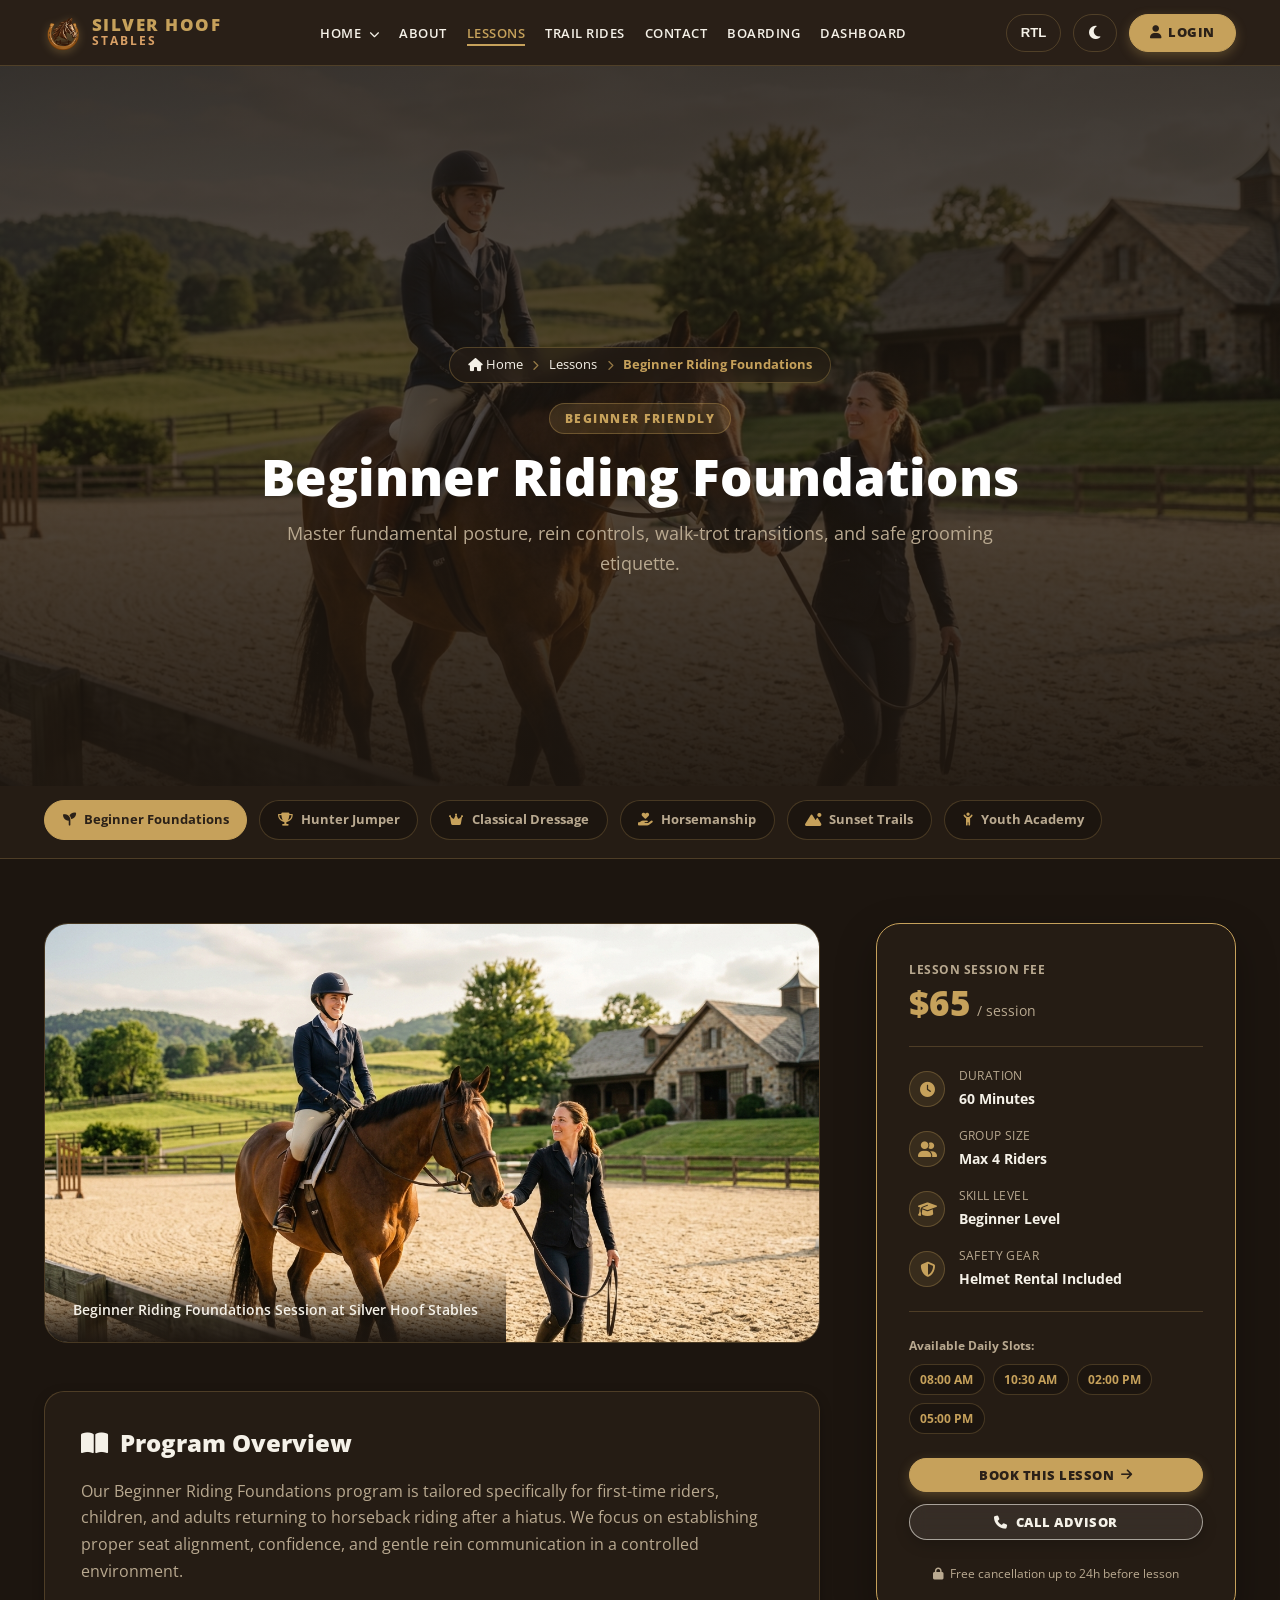
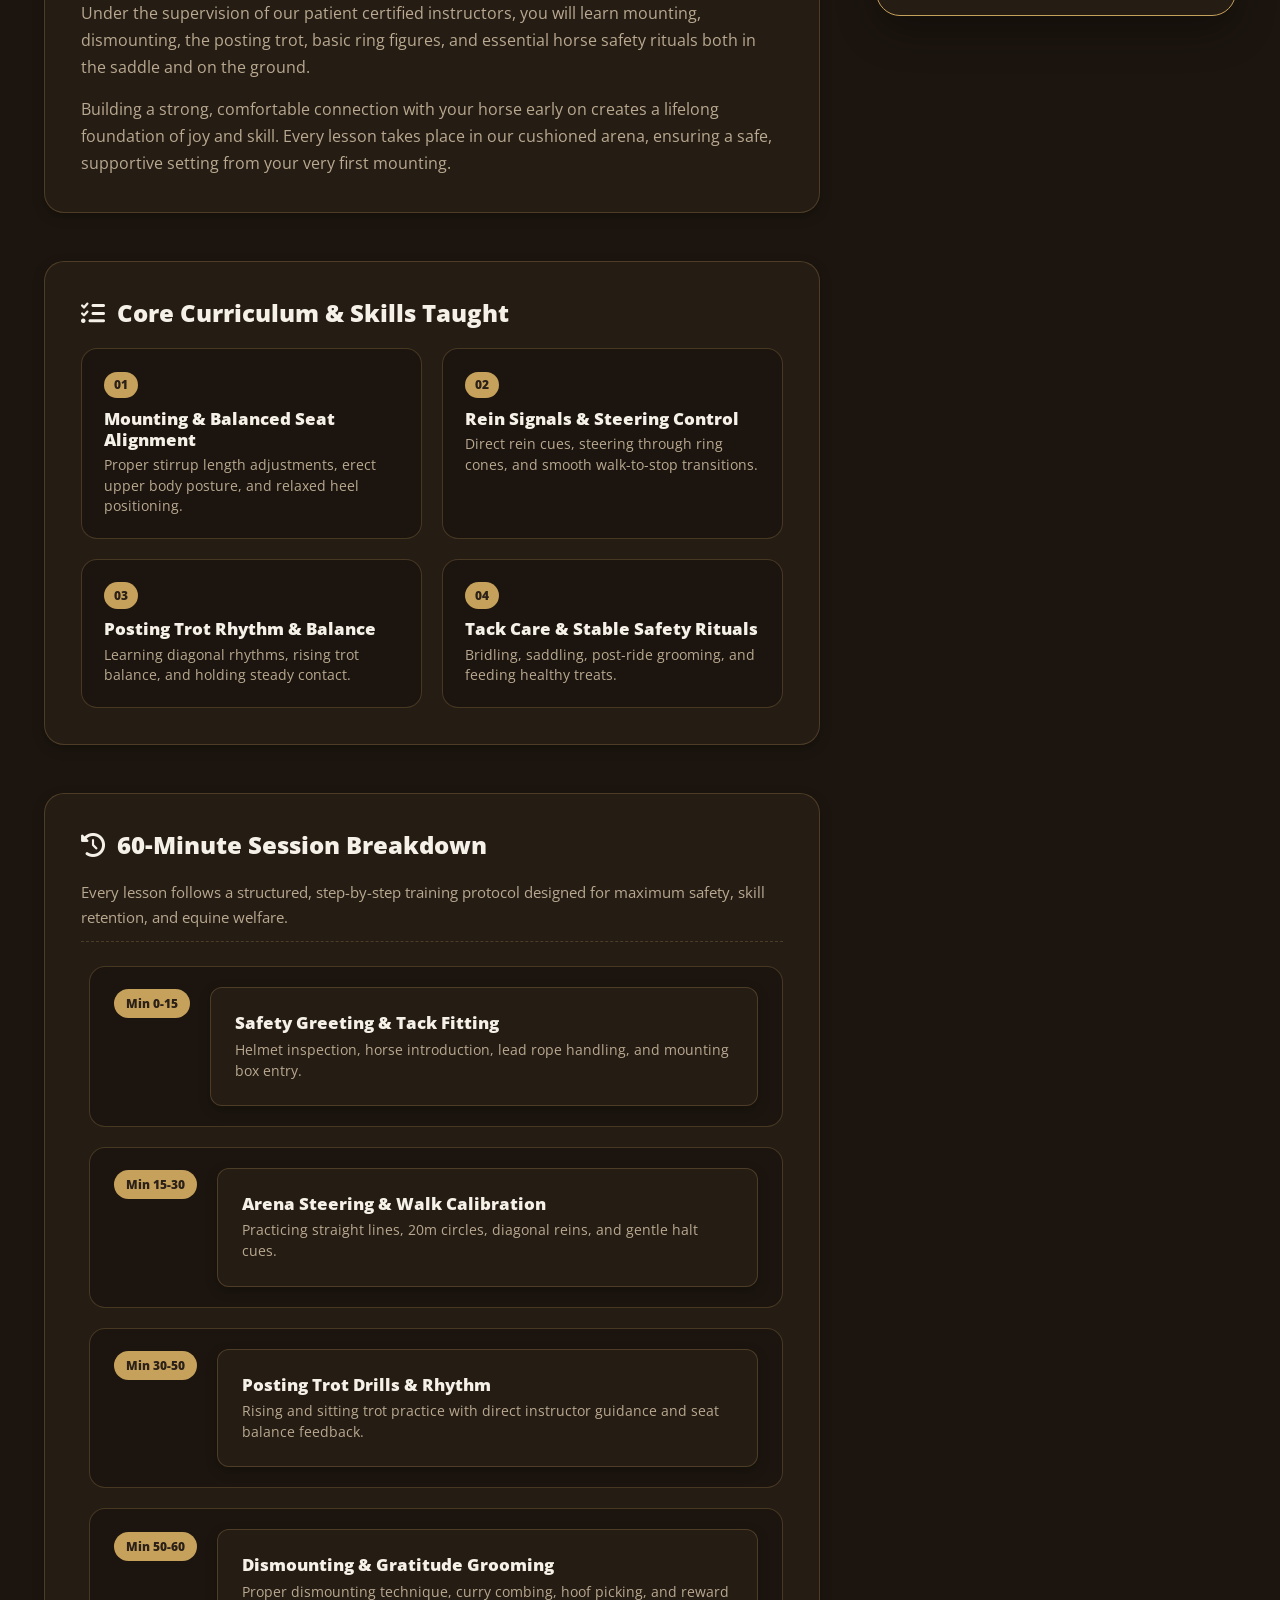
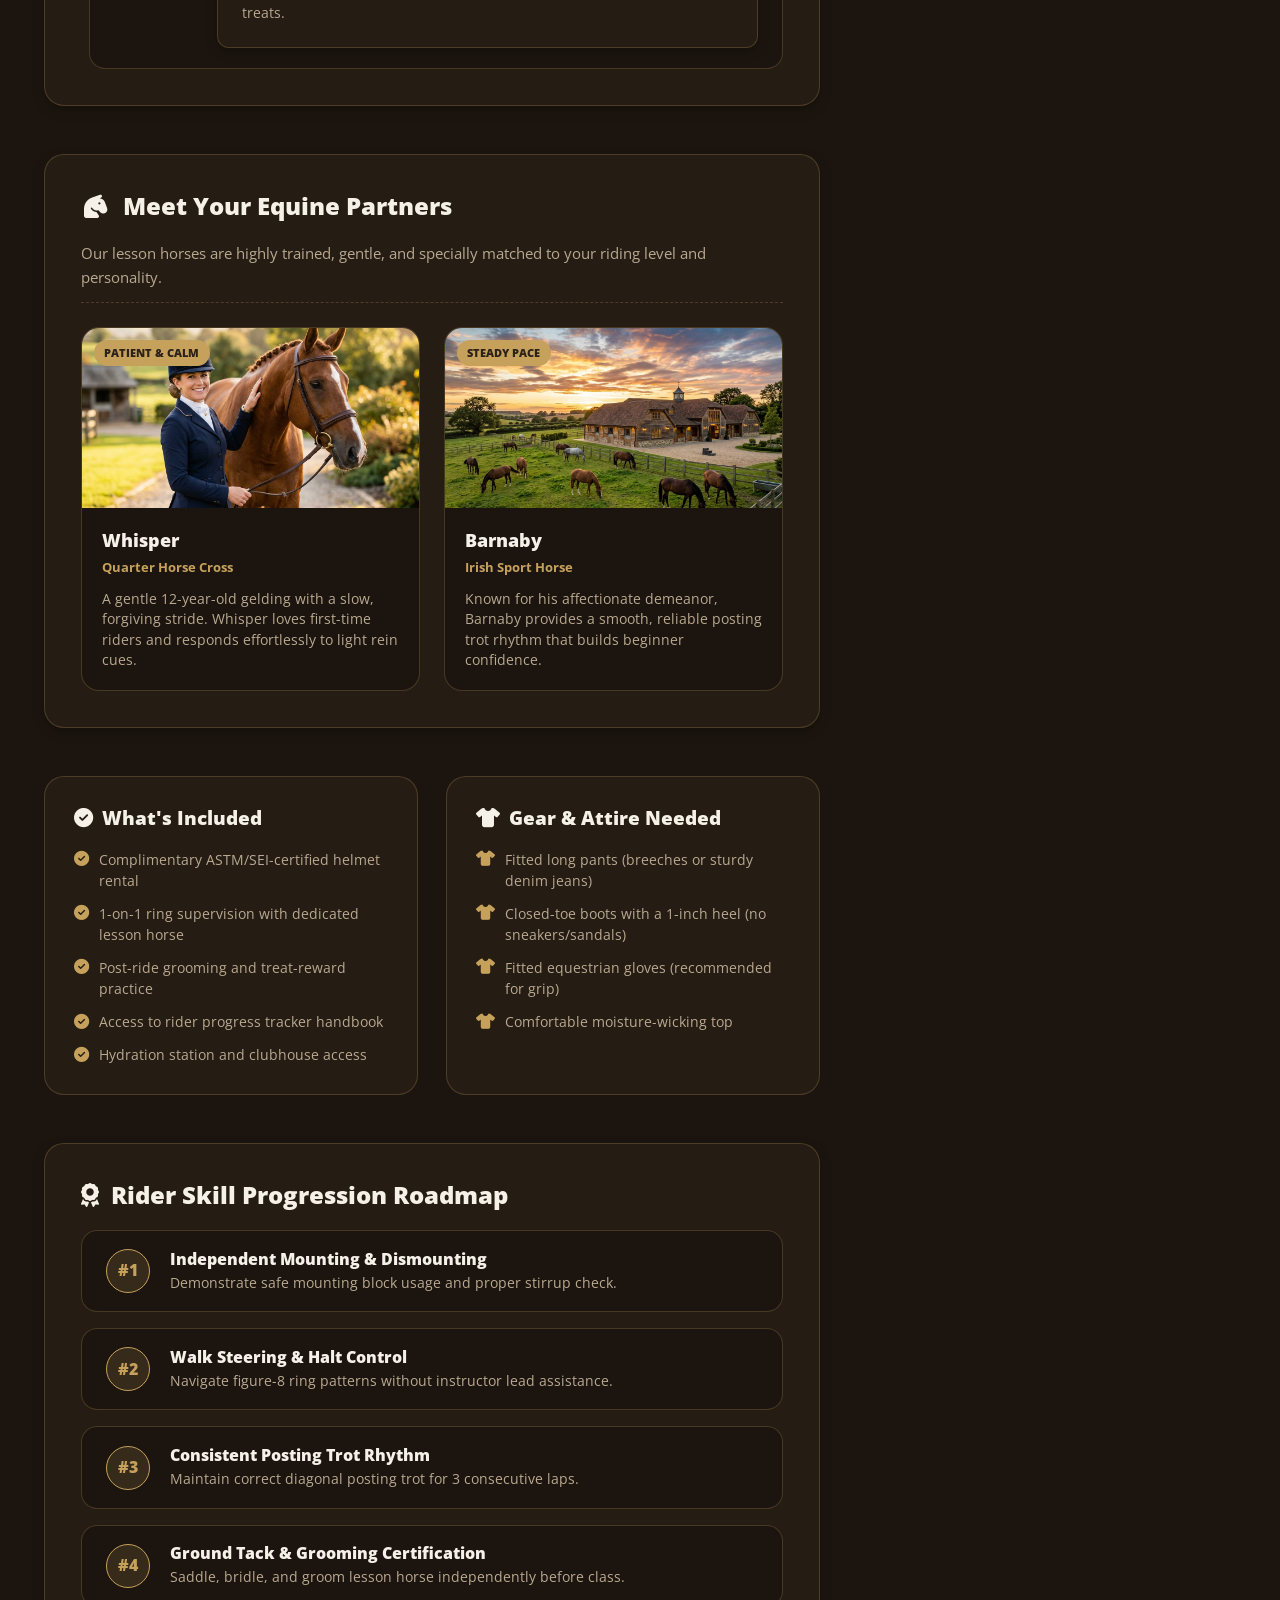
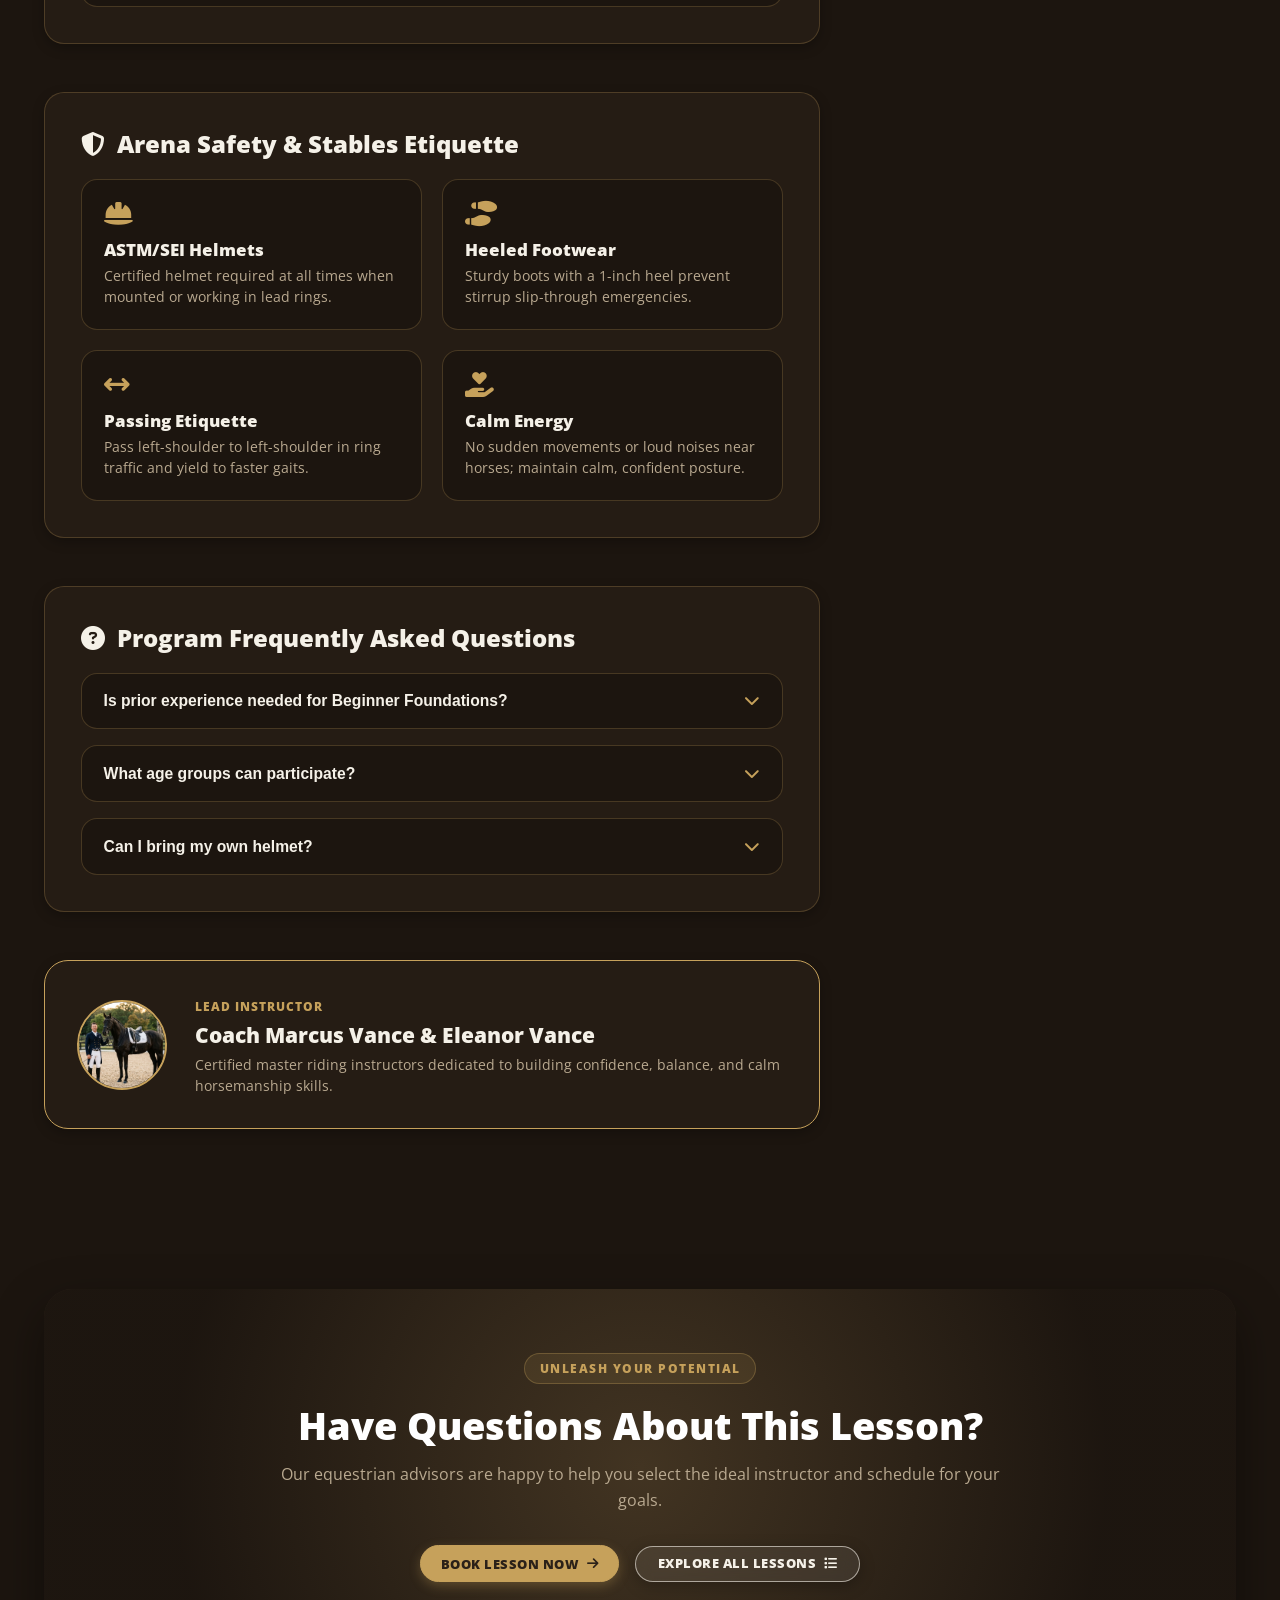
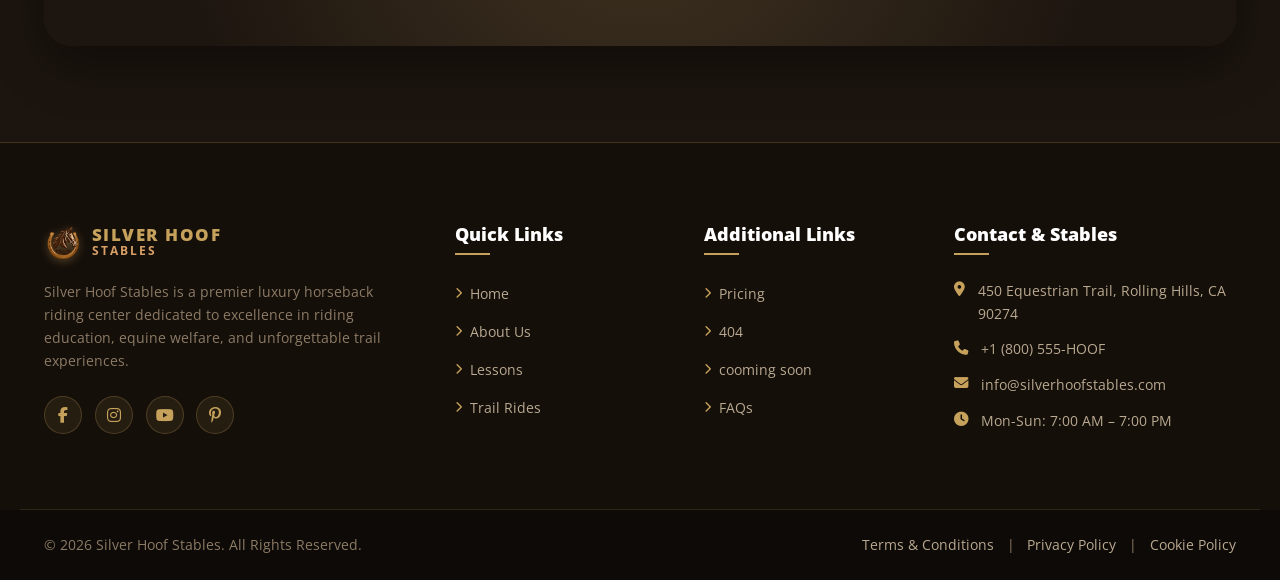
<file: lesson-detail.html>
<!DOCTYPE html>
<html lang="en" dir="ltr" data-theme="dark">

<head>
  <meta charset="UTF-8">
  <meta name="viewport" content="width=device-width, initial-scale=1.0">
  <title id="page-title">Lesson Details | Silver Hoof Stables</title>
  <meta name="description" id="page-desc"
    content="Detailed overview of riding lesson program at Silver Hoof Stables including curriculum, pricing, instructor details, and schedule options.">

  <link rel="icon" type="image/jpeg" href="favicon.jpg">
<link rel="preconnect" href="https://fonts.googleapis.com">
<link rel="preconnect" href="https://fonts.gstatic.com" crossorigin>
<link
    href="https://fonts.googleapis.com/css2?family=Open+Sans:ital,wght@0,300;0,400;0,500;0,600;0,700;0,800;1,400;1,600&display=swap"
    rel="stylesheet">

<link rel="stylesheet" href="https://cdnjs.cloudflare.com/ajax/libs/font-awesome/6.4.0/css/all.min.css">

<link rel="stylesheet" href="index.css">
  
<link rel="stylesheet" href="lesson-detail.css">
</head>

<body>

<header class="header" id="header">
    <div class="container header-container">

<a href="index.html" class="brand-logo">
        <div class="logo-icon">
          <img src="images/logo.png" alt="Silver Hoof Stables Logo" class="brand-logo-img">
        </div>
        <div class="brand-text">
          <span class="brand-name">SILVER HOOF</span>
          <span class="brand-sub">STABLES</span>
        </div>
      </a>

<nav class="nav-menu" id="nav-menu">
        <ul class="nav-list">
          <li class="nav-item dropdown">
            <a href="index.html" class="nav-link" id="home-dropdown-btn">
              Home <i class="fa-solid fa-chevron-down nav-dropdown-icon"></i>
            </a>
            <ul class="dropdown-menu">
              <li><a href="index.html" class="dropdown-item" id="home-1-link">Home 1 (Classic)</a></li>
              <li><a href="home2.html" class="dropdown-item" id="home-2-link">Home 2 (Luxury Ranch)</a></li>
            </ul>
          </li>
          <li class="nav-item"><a href="about.html" class="nav-link">About</a></li>
          <li class="nav-item"><a href="lessons.html" class="nav-link active">Lessons</a></li>
          <li class="nav-item"><a href="trail-rides.html" class="nav-link">Trail Rides</a></li>
          <li class="nav-item"><a href="contact.html" class="nav-link">Contact</a></li>
          <li class="nav-item"><a href="boarding.html" class="nav-link">Boarding</a></li>
          <li class="nav-item"><a href="dash.html" class="nav-link dashboard-link">Dashboard</a></li>
          <li class="nav-login-item">
            <button class="btn btn-primary" onclick="openLoginModal()">
              <i class="fa-solid fa-user"></i> Login
            </button>
          </li>
        </ul>
      </nav>

<div class="header-actions">
        
        <button class="icon-btn" id="rtl-toggle" title="Toggle Text Direction (LTR / RTL)" aria-label="Toggle RTL">
          <span class="btn-label">RTL</span>
        </button>

<button class="icon-btn" id="theme-toggle" title="Toggle Theme (Dark / Light)" aria-label="Toggle Theme">
          <i class="fa-solid fa-moon" id="theme-icon"></i>
        </button>

<button class="btn btn-primary" id="open-login-btn" onclick="openLoginModal()">
          <i class="fa-solid fa-user"></i> Login
        </button>

<button class="hamburger-btn" id="mobile-menu-toggle" aria-label="Toggle Navigation Menu">
          <i class="fa-solid fa-bars"></i>
        </button>
      </div>

    </div>
  </header>

<main>

<section class="detail-hero-section">
      <div class="detail-hero-bg" id="detail-hero-bg"></div>
      <div class="detail-hero-overlay"></div>

      <div class="container detail-hero-container">
        
        <div class="detail-breadcrumbs">
          <a href="index.html"><i class="fa-solid fa-house"></i> Home</a>
          <span class="sep"><i class="fa-solid fa-chevron-right"></i></span>
          <a href="lessons.html">Lessons</a>
          <span class="sep"><i class="fa-solid fa-chevron-right"></i></span>
          <span class="current" id="crumb-lesson-title">Beginner Riding Foundations</span>
        </div>

        <div class="detail-hero-content">
          <div class="detail-badge" id="detail-badge">BEGINNER FRIENDLY</div>
          <h1 class="detail-hero-title" id="detail-title">Beginner Riding Foundations</h1>
          <p class="detail-hero-sub" id="detail-subtitle">
            Master fundamental posture, rein controls, walk-trot transitions, and safe grooming etiquette.
          </p>
        </div>
      </div>
    </section>

<section class="program-switcher-bar">
      <div class="container">
        <div class="switcher-scroll-wrap">
          <a href="lesson-detail.html?id=beginner-foundations" class="switcher-tab" data-id="beginner-foundations">
            <i class="fa-solid fa-seedling"></i> Beginner Foundations
          </a>
          <a href="lesson-detail.html?id=hunter-jumper" class="switcher-tab" data-id="hunter-jumper">
            <i class="fa-solid fa-trophy"></i> Hunter Jumper
          </a>
          <a href="lesson-detail.html?id=dressage-precision" class="switcher-tab" data-id="dressage-precision">
            <i class="fa-solid fa-crown"></i> Classical Dressage
          </a>
          <a href="lesson-detail.html?id=equine-horsemanship" class="switcher-tab" data-id="equine-horsemanship">
            <i class="fa-solid fa-hand-holding-heart"></i> Horsemanship
          </a>
          <a href="lesson-detail.html?id=sunset-trail" class="switcher-tab" data-id="sunset-trail">
            <i class="fa-solid fa-mountain-sun"></i> Sunset Trails
          </a>
          <a href="lesson-detail.html?id=youth-academy" class="switcher-tab" data-id="youth-academy">
            <i class="fa-solid fa-child-reaching"></i> Youth Academy
          </a>
        </div>
      </div>
    </section>

<section class="section detail-main-section">
      <div class="container">
        <div class="detail-layout">

<div class="detail-content-col">

<div class="detail-img-box">
              <img src="" id="detail-main-img" alt="Lesson Showcase">
              <div class="img-overlay-caption">
                <span id="detail-img-caption">Professional Certified Instruction at Silver Hoof Arena</span>
              </div>
            </div>

<div class="detail-block">
              <h2 class="block-title"><i class="fa-solid fa-book-open icon-gold"></i> Program Overview</h2>
              <div class="block-body" id="detail-overview-text">
                
              </div>
            </div>

<div class="detail-block">
              <h2 class="block-title"><i class="fa-solid fa-list-check icon-gold"></i> Core Curriculum & Skills Taught</h2>
              <div class="curriculum-grid" id="detail-curriculum-grid">
                
              </div>
            </div>

<div class="detail-block">
              <h2 class="block-title"><i class="fa-solid fa-clock-rotate-left icon-gold"></i> 60-Minute Session Breakdown</h2>
              <p class="block-intro-text">
                Every lesson follows a structured, step-by-step training protocol designed for maximum safety, skill retention, and equine welfare.
              </p>
              <div class="session-timeline" id="detail-session-timeline">
                
              </div>
            </div>

<div class="detail-block">
              <h2 class="block-title"><i class="fa-solid fa-horse-head icon-gold"></i> Meet Your Equine Partners</h2>
              <p class="block-intro-text">
                Our lesson horses are highly trained, gentle, and specially matched to your riding level and personality.
              </p>
              <div class="equine-partners-grid" id="detail-equine-grid">
                
              </div>
            </div>

<div class="detail-split-blocks">
              <div class="detail-subblock">
                <h3><i class="fa-solid fa-circle-check icon-gold"></i> What's Included</h3>
                <ul class="check-list" id="detail-included-list">
                  
                </ul>
              </div>
              <div class="detail-subblock">
                <h3><i class="fa-solid fa-shirt icon-gold"></i> Gear & Attire Needed</h3>
                <ul class="check-list" id="detail-gear-list">
                  
                </ul>
              </div>
            </div>

<div class="detail-block">
              <h2 class="block-title"><i class="fa-solid fa-award icon-gold"></i> Rider Skill Progression Roadmap</h2>
              <div class="milestones-list" id="detail-milestones-list">
                
              </div>
            </div>

<div class="detail-block">
              <h2 class="block-title"><i class="fa-solid fa-shield-halved icon-gold"></i> Arena Safety & Stables Etiquette</h2>
              <div class="safety-grid">
                <div class="safety-card">
                  <i class="fa-solid fa-helmet-safety safety-icon"></i>
                  <h4>ASTM/SEI Helmets</h4>
                  <p>Certified helmet required at all times when mounted or working in lead rings.</p>
                </div>
                <div class="safety-card">
                  <i class="fa-solid fa-shoe-prints safety-icon"></i>
                  <h4>Heeled Footwear</h4>
                  <p>Sturdy boots with a 1-inch heel prevent stirrup slip-through emergencies.</p>
                </div>
                <div class="safety-card">
                  <i class="fa-solid fa-arrows-left-right safety-icon"></i>
                  <h4>Passing Etiquette</h4>
                  <p>Pass left-shoulder to left-shoulder in ring traffic and yield to faster gaits.</p>
                </div>
                <div class="safety-card">
                  <i class="fa-solid fa-hand-holding-heart safety-icon"></i>
                  <h4>Calm Energy</h4>
                  <p>No sudden movements or loud noises near horses; maintain calm, confident posture.</p>
                </div>
              </div>
            </div>

<div class="detail-block">
              <h2 class="block-title"><i class="fa-solid fa-circle-question icon-gold"></i> Program Frequently Asked Questions</h2>
              <div class="detail-faq-list" id="detail-faq-list">
                
              </div>
            </div>

<div class="instructor-highlight-card">
              <div class="inst-avatar-box">
                <img src="images/instructor_marcus.jpg" id="detail-inst-img" alt="Lead Instructor">
              </div>
              <div class="inst-info">
                <span class="inst-tag">LEAD INSTRUCTOR</span>
                <h3 class="inst-name" id="detail-inst-name">Coach Marcus Vance</h3>
                <p class="inst-bio" id="detail-inst-bio">
                  Grand Prix jumping champion with over 20 years of riding instruction experience.
                </p>
              </div>
            </div>

          </div>

<div class="detail-sidebar-col">
            <div class="sticky-booking-card">
              <div class="booking-card-header">
                <span class="lbl">Lesson Session Fee</span>
                <div class="card-price">
                  <span class="price-val" id="widget-price-val">$65</span>
                  <span class="price-unit">/ session</span>
                </div>
              </div>

              <div class="booking-specs-list">
                <div class="spec-item">
                  <i class="fa-solid fa-clock spec-icon"></i>
                  <div>
                    <span class="spec-lbl">Duration</span>
                    <strong class="spec-val" id="widget-duration">60 Minutes</strong>
                  </div>
                </div>

                <div class="spec-item">
                  <i class="fa-solid fa-user-group spec-icon"></i>
                  <div>
                    <span class="spec-lbl">Group Size</span>
                    <strong class="spec-val" id="widget-group">Max 4 Riders</strong>
                  </div>
                </div>

                <div class="spec-item">
                  <i class="fa-solid fa-graduation-cap spec-icon"></i>
                  <div>
                    <span class="spec-lbl">Skill Level</span>
                    <strong class="spec-val" id="widget-level">Beginner & Intermediate</strong>
                  </div>
                </div>

                <div class="spec-item">
                  <i class="fa-solid fa-shield-halved spec-icon"></i>
                  <div>
                    <span class="spec-lbl">Safety Gear</span>
                    <strong class="spec-val">Helmet Rental Included</strong>
                  </div>
                </div>
              </div>

<div class="slots-preview">
                <span class="slots-title">Available Daily Slots:</span>
                <div class="slot-pills">
                  <span class="slot-pill">08:00 AM</span>
                  <span class="slot-pill">10:30 AM</span>
                  <span class="slot-pill">02:00 PM</span>
                  <span class="slot-pill">05:00 PM</span>
                </div>
              </div>

<div class="widget-action-btns">
                <button class="btn btn-gold-pill btn-full" id="widget-book-btn">
                  Book This Lesson <i class="fa-solid fa-arrow-right"></i>
                </button>
                <a href="tel:18005554663" class="btn btn-outline btn-full">
                  <i class="fa-solid fa-phone"></i> Call Advisor
                </a>
              </div>

              <div class="widget-guarantee">
                <i class="fa-solid fa-lock"></i> Free cancellation up to 24h before lesson
              </div>
            </div>
          </div>

        </div>
      </div>
    </section>

<section class="section lessons-cta-section">
      <div class="container">
        <div class="lessons-cta-card">
          <div class="cta-glow-overlay"></div>
          <div class="lessons-cta-content">
            <span class="cta-badge-tag">UNLEASH YOUR POTENTIAL</span>
            <h2 class="lessons-cta-title">Have Questions About This Lesson?</h2>
            <p class="lessons-cta-sub">
              Our equestrian advisors are happy to help you select the ideal instructor and schedule for your goals.
            </p>
            <div class="lessons-cta-btns">
              <button class="btn btn-gold-pill btn-large" onclick="openBookingModal()">
                Book Lesson Now <i class="fa-solid fa-arrow-right"></i>
              </button>
              <a href="lessons.html" class="btn btn-outline-hero btn-large">
                Explore All Lessons <i class="fa-solid fa-list"></i>
              </a>
            </div>
          </div>
        </div>
      </div>
    </section>

  </main>

<footer class="footer">
    <div class="container footer-container">

<div class="footer-col footer-brand-col">
        <a href="index.html" class="brand-logo footer-logo">
          <div class="logo-icon">
            <img src="images/logo.png" alt="Silver Hoof Stables Logo" class="brand-logo-img">
          </div>
          <div class="brand-text">
            <span class="brand-name">SILVER HOOF</span>
            <span class="brand-sub">STABLES</span>
          </div>
        </a>
        <p class="footer-about">
          Silver Hoof Stables is a premier luxury horseback riding center dedicated to excellence in riding education,
          equine welfare, and unforgettable trail experiences.
        </p>
        <div class="footer-socials">
          <a href="#" aria-label="Facebook"><i class="fa-brands fa-facebook-f"></i></a>
          <a href="#" aria-label="Instagram"><i class="fa-brands fa-instagram"></i></a>
          <a href="#" aria-label="YouTube"><i class="fa-brands fa-youtube"></i></a>
          <a href="#" aria-label="Pinterest"><i class="fa-brands fa-pinterest-p"></i></a>
        </div>
      </div>

<div class="footer-col">
        <h4 class="footer-title">Quick Links</h4>
        <ul class="footer-links">
          <li><a href="index.html"><i class="fa-solid fa-chevron-right"></i> Home</a></li>
          <li><a href="about.html"><i class="fa-solid fa-chevron-right"></i> About Us</a></li>
          <li><a href="lessons.html"><i class="fa-solid fa-chevron-right"></i> Lessons</a></li>
          <li><a href="trail-rides.html"><i class="fa-solid fa-chevron-right"></i> Trail Rides</a></li>
        </ul>
      </div>

<div class="footer-col">
        <h4 class="footer-title">Additional Links</h4>
        <ul class="footer-links">
          <li><a href="index.html#pricing"><i class="fa-solid fa-chevron-right"></i> Pricing</a></li>
          <li><a href="404.html"><i class="fa-solid fa-chevron-right"></i> 404</a></li>
          <li><a href="coming-soon.html"><i class="fa-solid fa-chevron-right"></i> cooming soon</a></li>
          <li><a href="lessons.html#faqs"><i class="fa-solid fa-chevron-right"></i> FAQs</a></li>
        </ul>
      </div>

<div class="footer-col">
        <h4 class="footer-title">Contact & Stables</h4>
        <div class="footer-contact-details">
          <p><i class="fa-solid fa-location-dot"></i> 450 Equestrian Trail, Rolling Hills, CA 90274</p>
          <p><i class="fa-solid fa-phone"></i> +1 (800) 555-HOOF</p>
          <p><i class="fa-solid fa-envelope"></i> info@silverhoofstables.com</p>
          <p><i class="fa-solid fa-clock"></i> Mon-Sun: 7:00 AM – 7:00 PM</p>
        </div>
      </div>

    </div>

<div class="footer-bottom">
      <div class="container footer-bottom-content">
        <p>&copy; 2026 Silver Hoof Stables. All Rights Reserved.</p>
        <div class="footer-terms-links">
          <a href="#"
            onclick="alert('Terms & Conditions: Silver Hoof Stables safety rules & riding terms apply.'); return false;">Terms
            & Conditions</a>
          <span class="sep">|</span>
          <a href="#"
            onclick="alert('Privacy Policy: We value your privacy and protect your personal information.'); return false;">Privacy
            Policy</a>
          <span class="sep">|</span>
          <a href="#"
            onclick="alert('Cookie Policy: Our site uses essential cookies for preferences.'); return false;">Cookie
            Policy</a>
        </div>
      </div>
    </div>
  </footer>

<div class="modal-backdrop" id="booking-modal">
    <div class="modal-card">
      <button class="modal-close" id="booking-close" onclick="closeBookingModal()">&times;</button>
      <div class="modal-header">
        <h3>Book Your Lesson</h3>
        <p>Select your program and preferred schedule</p>
      </div>
      <form id="booking-form" onsubmit="handleBookingSubmit(event)">
        <div class="form-group">
          <label for="b-program">Select Program / Plan *</label>
          <select id="b-program" required>
            <option value="Beginner Riding Foundations">Beginner Riding Foundations ($65)</option>
            <option value="Hunter & Show Jumping Mastery">Hunter & Show Jumping Mastery ($110)</option>
            <option value="Classical Dressage & Precision">Classical Dressage & Precision ($145)</option>
            <option value="Groundwork & Equine Horsemanship">Groundwork & Equine Horsemanship ($75)</option>
            <option value="Guided Wilderness & Sunset Trails">Guided Wilderness & Sunset Trails ($95)</option>
            <option value="Youth & Junior Equestrian Academy">Youth & Junior Equestrian Academy ($80)</option>
          </select>
        </div>

        <div class="form-group-row">
          <div class="form-group">
            <label for="b-name">Your Full Name *</label>
            <input type="text" id="b-name" placeholder="John Doe" required>
          </div>
          <div class="form-group">
            <label for="b-phone">Phone Number *</label>
            <input type="tel" id="b-phone" placeholder="+1 (555) 000-0000" required>
          </div>
        </div>

        <div class="form-group-row">
          <div class="form-group">
            <label for="b-date">Preferred Date *</label>
            <input type="date" id="b-date" required>
          </div>
          <div class="form-group">
            <label for="b-time">Preferred Time Slot *</label>
            <select id="b-time" required>
              <option value="08:00 AM">08:00 AM - Morning</option>
              <option value="10:30 AM">10:30 AM - Morning</option>
              <option value="02:00 PM">02:00 PM - Afternoon</option>
              <option value="05:00 PM">05:00 PM - Sunset Ride</option>
            </select>
          </div>
        </div>

        <div class="form-group">
          <label for="b-notes">Experience Level & Special Requests</label>
          <textarea id="b-notes" rows="3"
            placeholder="Tell us if you are a first-time rider, previous experience, or any special requests..."></textarea>
        </div>

        <button type="submit" class="btn btn-gold-pill btn-full">
          Confirm Booking Request <i class="fa-solid fa-check-circle"></i>
        </button>
      </form>
    </div>
  </div>

<div class="modal-backdrop" id="login-modal">
    <div class="modal-card">
      <button class="modal-close" id="login-close" onclick="closeLoginModal()">&times;</button>
      <div class="modal-header">
        <i class="fa-solid fa-user-lock modal-header-icon"></i>
        <h3>Rider Portal Login</h3>
        <p>Enter your credentials to access your account & schedules</p>
      </div>
      <form id="login-form" onsubmit="handleLoginSubmit(event)">
        <div class="form-group">
          <label for="l-email">Email Address *</label>
          <input type="email" id="l-email" placeholder="rider@example.com" required value="rider@silverhoof.com">
        </div>
        <div class="form-group">
          <label for="l-password">Password *</label>
          <input type="password" id="l-password" placeholder="••••••••" required value="password123">
        </div>
        <button type="submit" class="btn btn-gold-pill btn-full">
          Sign In to Portal <i class="fa-solid fa-right-to-bracket"></i>
        </button>
      </form>
    </div>
  </div>

<script src="index.js"></script>
  <script src="lesson-detail.js"></script>
</body>

</html>
</file>
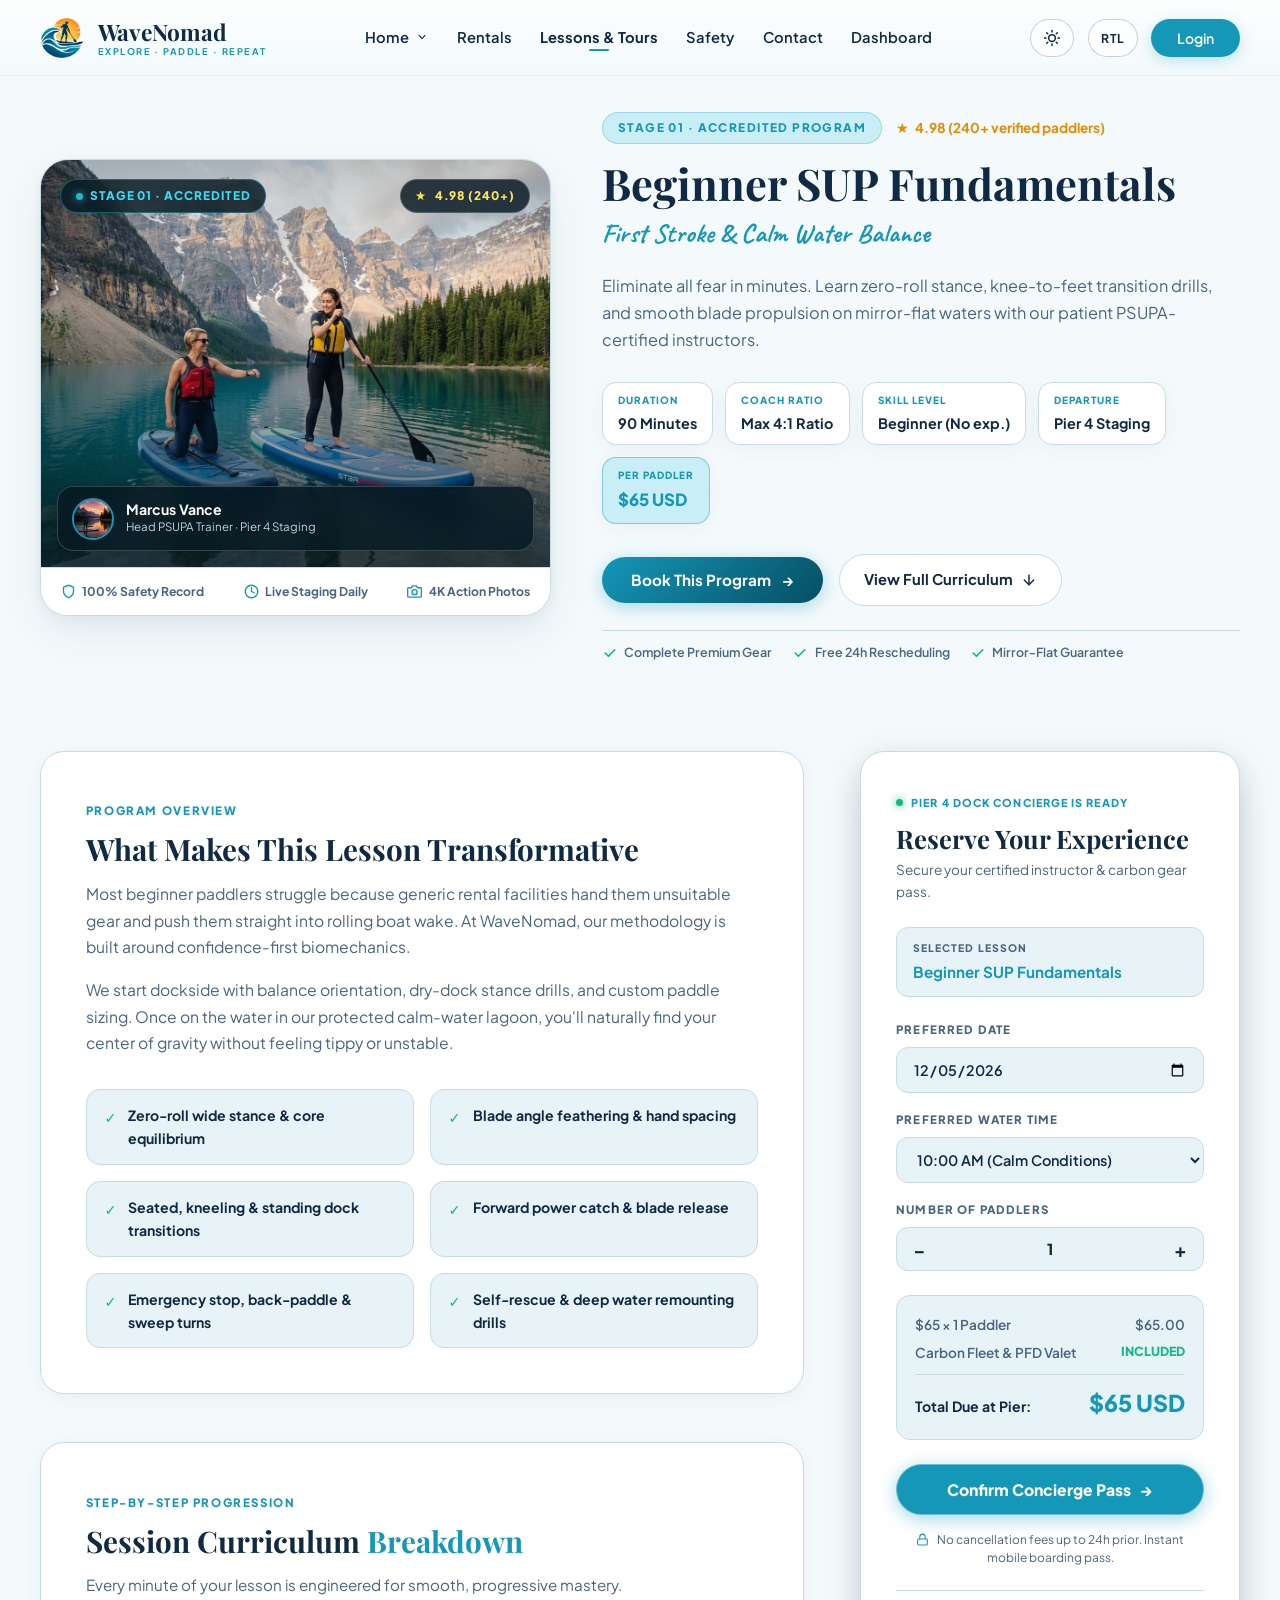
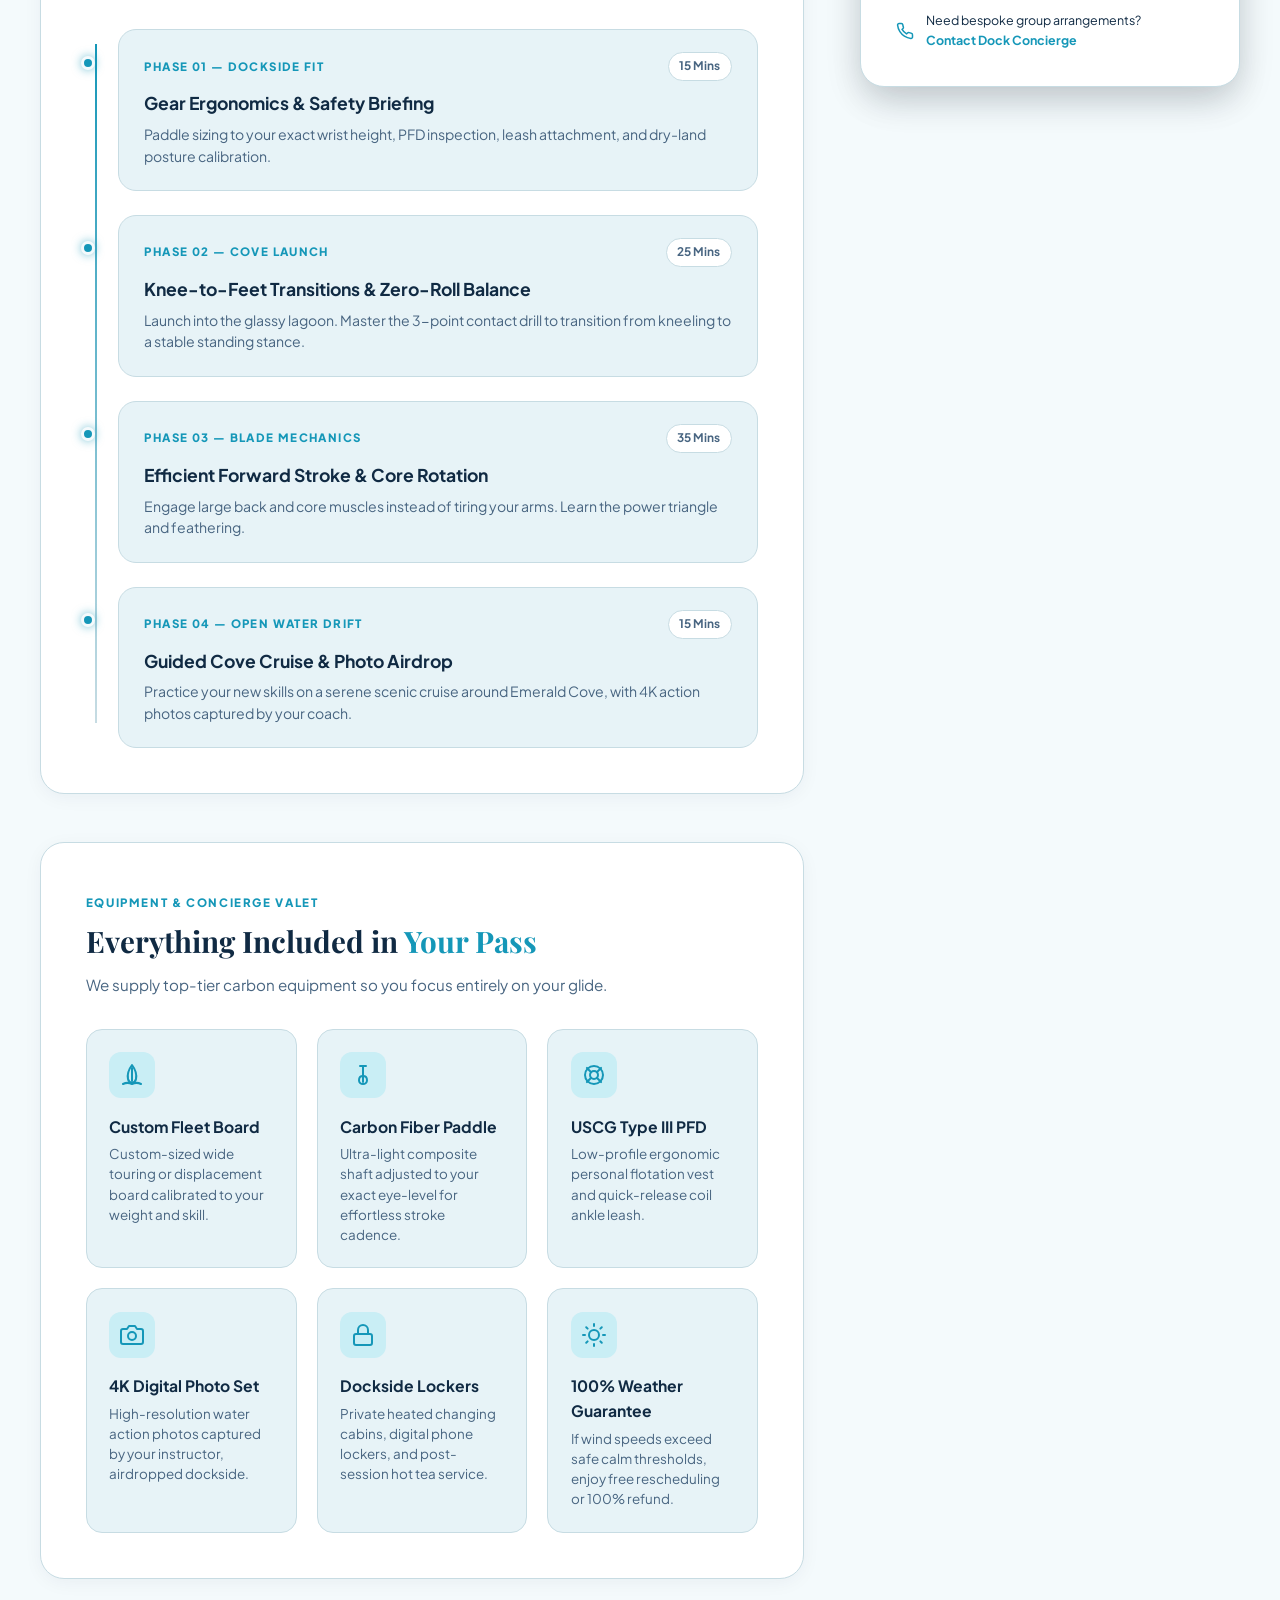
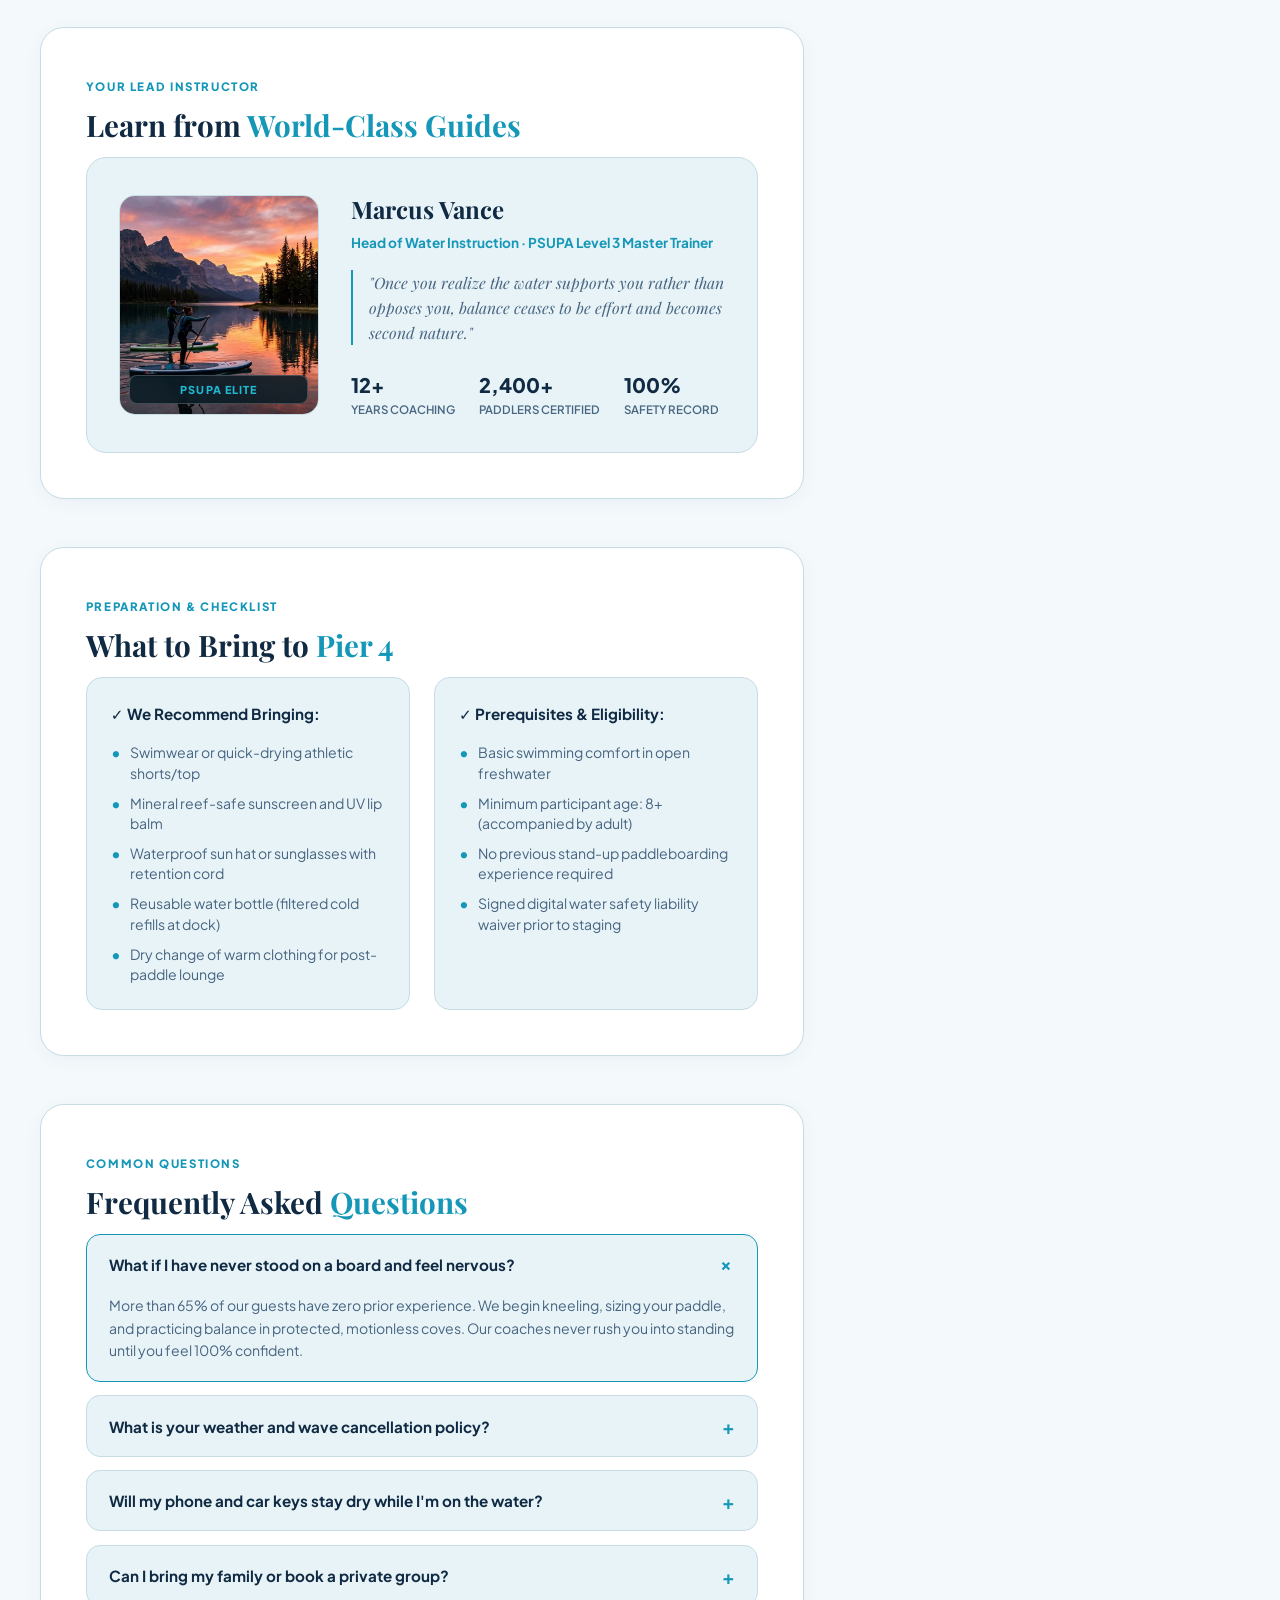
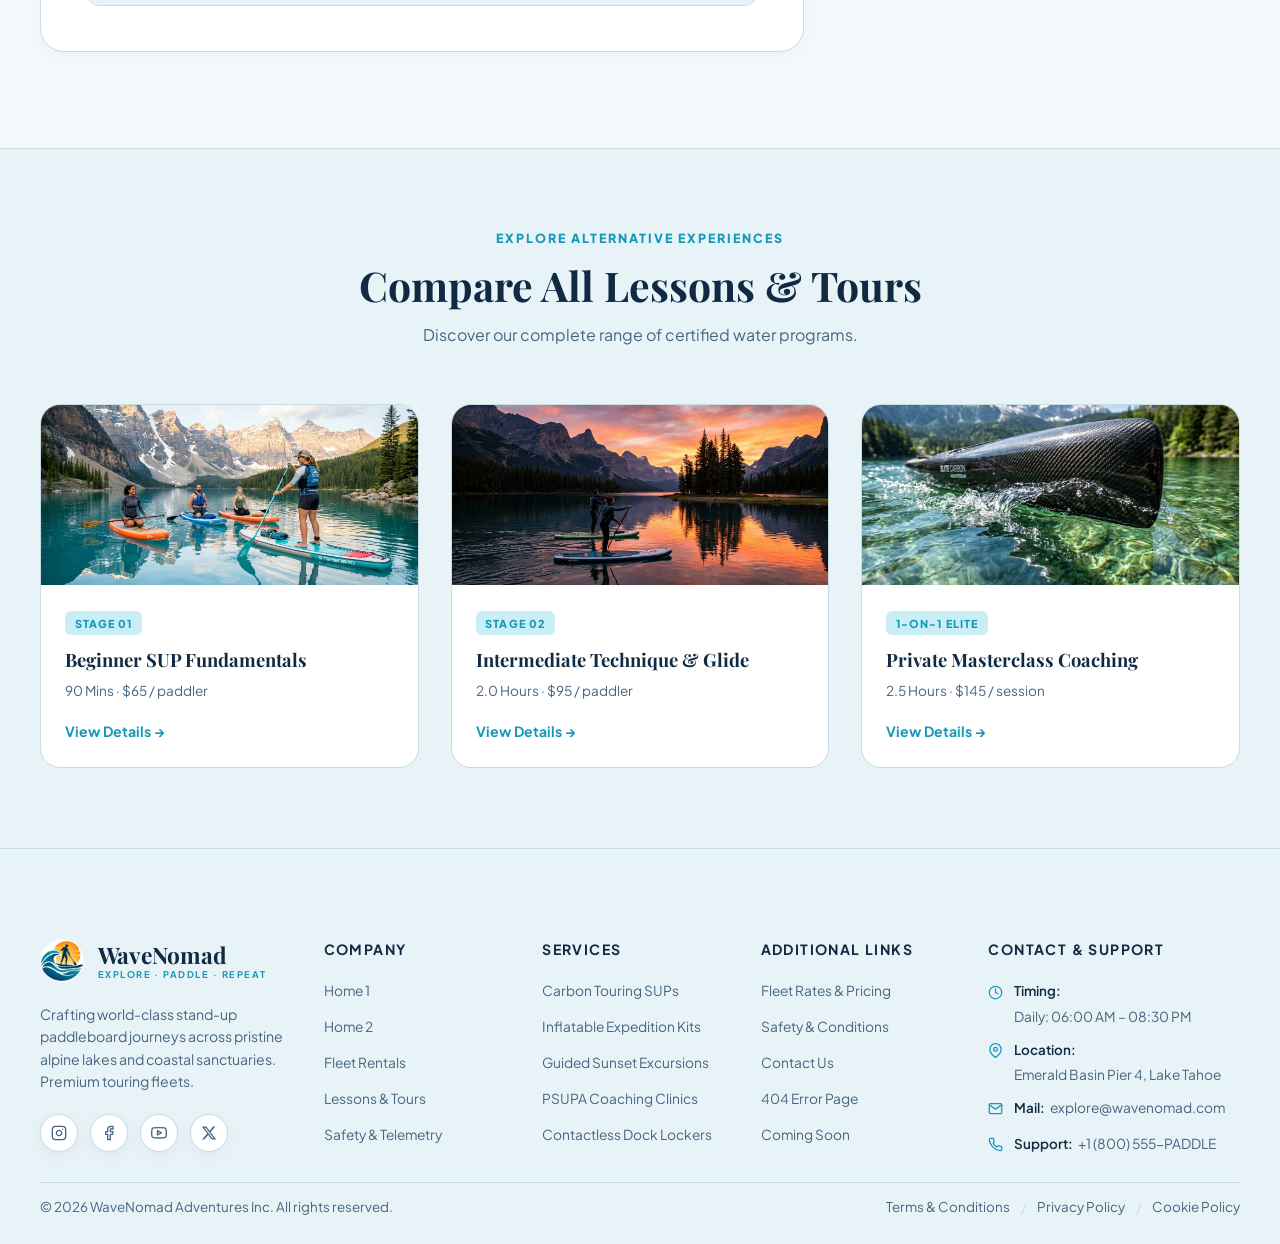
<file: lessons details.html>
<!DOCTYPE html>
<html lang="en">

<head>
  <meta charset="UTF-8">
  <meta name="viewport" content="width=device-width, initial-scale=1.0">
  <title>Lesson Program Details | WaveNomad Stand-Up Paddleboards</title>
  <meta name="description"
    content="Explore detailed curriculum, gear specifications, certified instructor credentials, and live reservation scheduling for WaveNomad SUP lessons.">
  <meta name="theme-color" content="#1597B8">

  <link rel="icon" type="image/png" href="assets/images/favicon.png">
  <link rel="apple-touch-icon" href="assets/images/logo.png">

  <link rel="preconnect" href="https://fonts.googleapis.com">
  <link rel="preconnect" href="https://fonts.gstatic.com" crossorigin>
  <link
    href="https://fonts.googleapis.com/css2?family=Caveat:wght@600;700&family=Playfair+Display:ital,wght@0,500;0,600;0,700;1,600&family=Plus+Jakarta+Sans:wght@300;400;500;600;700;800&display=swap"
    rel="stylesheet">

  <link rel="stylesheet" href="style.css">
  <link rel="stylesheet" href="lessons details.css">
</head>

<body class="details-page-body">

  <header class="site-header" id="site-header">
    <div class="header-container">

      <a href="index.html#home" class="brand-link" id="brand-logo" aria-label="WaveNomad Home">
        <div class="brand-emblem-circle">
          <img src="assets/images/logo.png" alt="WaveNomad Logo" class="brand-emblem-img">
        </div>
        <div class="brand-text-group">
          <span class="brand-name">WaveNomad</span>
          <span class="brand-tagline">EXPLORE · PADDLE · REPEAT</span>
        </div>
      </a>

      <nav aria-label="Main Navigation">
        <ul class="nav-menu" id="nav-menu">

          <li class="nav-item dropdown" id="home-dropdown-item">
            <a href="index.html" class="nav-link" id="home-dropdown-btn" aria-haspopup="true" aria-expanded="false">
              <span>Home</span>
              <svg class="dropdown-caret" viewBox="0 0 20 20" fill="currentColor" aria-hidden="true">
                <path fill-rule="evenodd"
                  d="M5.23 7.21a.75.75 0 011.06.02L10 11.168l3.71-3.938a.75.75 0 111.08 1.04l-4.25 4.5a.75.75 0 01-1.08 0l-4.25-4.5a.75.75 0 01.02-1.06z"
                  clip-rule="evenodd" />
              </svg>
            </a>
            <ul class="dropdown-menu" id="home-dropdown-menu">
              <li>
                <a href="index.html" class="dropdown-link" id="home1-option">
                  <div class="dropdown-title">
                    <span>Home 1: Classic</span>
                    <span class="dropdown-badge"
                      style="background: rgba(16, 42, 67, 0.08); color: var(--secondary-text);">Explore</span>
                  </div>
                  <span class="dropdown-desc">Crisp morning light &amp; turquoise waters</span>
                </a>
              </li>
              <li>
                <a href="home2.html" class="dropdown-link" id="home2-option">
                  <div class="dropdown-title">
                    <span>Home 2: Premium</span>
                    <span class="dropdown-badge"
                      style="background: rgba(16, 42, 67, 0.08); color: var(--secondary-text);">Explore</span>
                  </div>
                  <span class="dropdown-desc">Cinematic evening golden-hour glow</span>
                </a>
              </li>
            </ul>
          </li>

          <li class="nav-item">
            <a href="rentals.html" class="nav-link" id="nav-rentals-link">Rentals</a>
          </li>

          <li class="nav-item">
            <a href="lessons.html" class="nav-link active" id="nav-lessons-link" aria-current="page">Lessons &amp;
              Tours</a>
          </li>

          <li class="nav-item">
            <a href="safety.html" class="nav-link" id="nav-safety-link">Safety</a>
          </li>

          <li class="nav-item">
            <a href="contact.html" class="nav-link" id="nav-contact-link">Contact</a>
          </li>

          <li class="nav-item">
            <a href="dashboard.html" class="nav-link" id="nav-dashboard-link">Dashboard</a>
          </li>
        </ul>
      </nav>

      <div class="header-actions">
        <button class="action-control-btn theme-pill-btn" id="theme-toggle-btn" aria-label="Toggle Light and Dark Mode"
          title="Toggle Light / Dark Mode">
          <svg id="theme-icon-sun" class="theme-icon" viewBox="0 0 24 24" fill="none" stroke="currentColor"
            stroke-width="2" stroke-linecap="round" stroke-linejoin="round">
            <circle cx="12" cy="12" r="4.5"></circle>
            <line x1="12" y1="2" x2="12" y2="4"></line>
            <line x1="12" y1="20" x2="12" y2="22"></line>
            <line x1="4.93" y1="4.93" x2="6.34" y2="6.34"></line>
            <line x1="17.66" y1="17.66" x2="19.07" y2="19.07"></line>
            <line x1="2" y1="12" x2="4" y2="12"></line>
            <line x1="20" y1="12" x2="22" y2="12"></line>
            <line x1="4.93" y1="19.07" x2="6.34" y2="17.66"></line>
            <line x1="17.66" y1="6.34" x2="19.07" y2="4.93"></line>
          </svg>
          <svg id="theme-icon-moon" class="theme-icon" style="display: none;" viewBox="0 0 24 24" fill="none"
            stroke="currentColor" stroke-width="2" stroke-linecap="round" stroke-linejoin="round">
            <path d="M21 12.79A9 9 0 1 1 11.21 3 7 7 0 0 0 21 12.79z"></path>
          </svg>
        </button>

        <button class="action-control-btn rtl-btn" id="lang-toggle-btn" aria-label="Toggle text direction"
          title="Toggle text direction">
          <span class="rtl-text-ltr">RTL</span>
          <span class="rtl-text-rtl">LTR</span>
        </button>

        <button class="btn-header-login" id="nav-login-btn" aria-label="Open Member Login">
          <span>Login</span>
        </button>

        <button class="menu-toggle" id="menu-toggle" aria-label="Toggle navigation menu" aria-expanded="false">
          <span></span><span></span><span></span>
        </button>
      </div>

    </div>
  </header>

  <main id="main-content">

    <section class="lesson-hero-section">
      <div class="details-container">

        <div class="lesson-hero-split-grid">

          <div class="hero-image-card-col">
            <div class="hero-image-showcase-card">
              <div class="hero-image-frame">
                <img src="assets/images/lesson-beginner-hero.jpg" alt="Paddleboard lesson in action"
                  class="hero-showcase-img" id="hero-dynamic-image">
                <div class="hero-image-ambient-shimmer" aria-hidden="true"></div>

                <div class="hero-card-floating-badge top-left">
                  <span class="badge-pulse-dot" aria-hidden="true"></span>
                  <span id="hero-card-stage-pill">STAGE 01 · ACCREDITED</span>
                </div>

                <div class="hero-card-floating-badge top-right rating-badge">
                  <span class="star-icon">★</span>
                  <span id="hero-card-rating-text">4.98 (240+)</span>
                </div>

                <div class="hero-card-coach-chip">
                  <div class="coach-chip-avatar">
                    <img src="assets/images/lesson-beginner-hero.jpg" alt="Coach photo" id="hero-card-coach-avatar">
                  </div>
                  <div class="coach-chip-meta">
                    <span class="coach-chip-title" id="hero-card-coach-name">Marcus Vance</span>
                    <span class="coach-chip-sub" id="hero-card-coach-role">Head PSUPA Trainer · Pier 4 Staging</span>
                  </div>
                </div>
              </div>

              <div class="hero-image-footer-strip">
                <div class="footer-strip-item">
                  <svg width="15" height="15" viewBox="0 0 24 24" fill="none" stroke="currentColor" stroke-width="2.2"
                    stroke-linecap="round" stroke-linejoin="round" aria-hidden="true">
                    <path d="M12 22s8-4 8-10V5l-8-3-8 3v7c0 6 8 10 8 10z"></path>
                  </svg>
                  <span>100% Safety Record</span>
                </div>
                <div class="footer-strip-item">
                  <svg width="15" height="15" viewBox="0 0 24 24" fill="none" stroke="currentColor" stroke-width="2.2"
                    stroke-linecap="round" stroke-linejoin="round" aria-hidden="true">
                    <circle cx="12" cy="12" r="10"></circle>
                    <polyline points="12 6 12 12 16 14"></polyline>
                  </svg>
                  <span>Live Staging Daily</span>
                </div>
                <div class="footer-strip-item">
                  <svg width="15" height="15" viewBox="0 0 24 24" fill="none" stroke="currentColor" stroke-width="2.2"
                    stroke-linecap="round" stroke-linejoin="round" aria-hidden="true">
                    <path d="M23 19a2 2 0 0 1-2 2H3a2 2 0 0 1-2-2V8a2 2 0 0 1 2-2h4l2-3h6l2 3h4a2 2 0 0 1 2 2z"></path>
                    <circle cx="12" cy="13" r="4"></circle>
                  </svg>
                  <span>4K Action Photos</span>
                </div>
              </div>
            </div>
          </div>

          <div class="hero-content-col">
            <div class="hero-eyebrow-row">
              <span class="hero-stage-badge" id="hero-stage-badge">STAGE 01 · ACCREDITED PROGRAM</span>
              <span class="hero-experience-badge">
                <span class="star-icon">★</span>
                <span id="hero-rating-text">4.98 (240+ verified paddlers)</span>
              </span>
            </div>

            <h1 class="hero-main-title" id="hero-main-title">Beginner SUP Fundamentals</h1>
            <p class="hero-subtitle" id="hero-subtitle">First Stroke &amp; <span class="section-headline-accent">Calm
                Water Balance</span></p>

            <p class="hero-lead-synopsis" id="hero-lead-synopsis">
              Eliminate all fear in minutes. Learn zero-roll stance, knee-to-feet transition drills, and smooth
              blade propulsion on mirror-flat waters with our patient PSUPA-certified instructors.
            </p>

            <div class="hero-metric-strip">
              <div class="metric-chip">
                <span class="chip-label">DURATION</span>
                <span class="chip-val" id="metric-duration">90 Minutes</span>
              </div>
              <div class="metric-chip">
                <span class="chip-label">COACH RATIO</span>
                <span class="chip-val" id="metric-ratio">Max 4:1 Ratio</span>
              </div>
              <div class="metric-chip">
                <span class="chip-label">SKILL LEVEL</span>
                <span class="chip-val" id="metric-level">Beginner (No exp.)</span>
              </div>
              <div class="metric-chip">
                <span class="chip-label">DEPARTURE</span>
                <span class="chip-val">Pier 4 Staging</span>
              </div>
              <div class="metric-chip price-chip">
                <span class="chip-label">PER PADDLER</span>
                <span class="chip-val price-highlight" id="metric-price">$65 USD</span>
              </div>
            </div>

            <div class="hero-actions-row">
              <button type="button" class="btn-hero-reserve-cta" id="btn-hero-reserve-cta">
                <span>Book This Program</span>
                <span aria-hidden="true">→</span>
              </button>
              <a href="#curriculum-block" class="btn-hero-curriculum-link">
                <span>View Full Curriculum</span>
                <svg width="16" height="16" viewBox="0 0 24 24" fill="none" stroke="currentColor" stroke-width="2.2"
                  stroke-linecap="round" stroke-linejoin="round" aria-hidden="true">
                  <line x1="12" y1="5" x2="12" y2="19"></line>
                  <polyline points="19 12 12 19 5 12"></polyline>
                </svg>
              </a>
            </div>

            <div class="hero-trust-indicators">
              <span class="trust-pill">
                <svg viewBox="0 0 20 20" fill="currentColor" width="16" height="16">
                  <path fill-rule="evenodd"
                    d="M16.707 5.293a1 1 0 010 1.414l-8 8a1 1 0 01-1.414 0l-4-4a1 1 0 011.414-1.414L8 12.586l7.293-7.293a1 1 0 011.414 0z"
                    clip-rule="evenodd"></path>
                </svg>
                Complete Premium Gear
              </span>
              <span class="trust-pill">
                <svg viewBox="0 0 20 20" fill="currentColor" width="16" height="16">
                  <path fill-rule="evenodd"
                    d="M16.707 5.293a1 1 0 010 1.414l-8 8a1 1 0 01-1.414 0l-4-4a1 1 0 011.414-1.414L8 12.586l7.293-7.293a1 1 0 011.414 0z"
                    clip-rule="evenodd"></path>
                </svg>
                Free 24h Rescheduling
              </span>
              <span class="trust-pill">
                <svg viewBox="0 0 20 20" fill="currentColor" width="16" height="16">
                  <path fill-rule="evenodd"
                    d="M16.707 5.293a1 1 0 010 1.414l-8 8a1 1 0 01-1.414 0l-4-4a1 1 0 011.414-1.414L8 12.586l7.293-7.293a1 1 0 011.414 0z"
                    clip-rule="evenodd"></path>
                </svg>
                Mirror-Flat Guarantee
              </span>
            </div>

          </div>

        </div>

      </div>
    </section>

    <section class="lesson-details-body-section">
      <div class="details-container">

        <div class="details-layout-grid">

          <div class="details-content-column">

            <div class="details-card-block">
              <span class="block-eyebrow">PROGRAM OVERVIEW</span>
              <h2 class="block-title" id="overview-title">What Makes This Lesson <span
                  class="section-headline-accent">Transformative</span></h2>
              <div class="block-text" id="overview-desc">
                <p>
                  Most beginner paddlers struggle because generic rental facilities hand them unsuitable gear and push
                  them straight into rolling boat wake. At WaveNomad, our methodology is built around confidence-first
                  biomechanics.
                </p>
                <p>
                  We start dockside with balance orientation, dry-dock stance drills, and custom paddle sizing. Once on
                  the water in our protected calm-water lagoon, you'll naturally find your center of gravity without
                  feeling tippy or unstable.
                </p>
              </div>

              <div class="competencies-grid" id="competencies-container">
              </div>
            </div>

            <div class="details-card-block" id="curriculum-block">
              <span class="block-eyebrow">STEP-BY-STEP PROGRESSION</span>
              <h2 class="block-title">Session Curriculum <span class="section-headline-accent">Breakdown</span></h2>
              <p class="block-sub">Every minute of your lesson is engineered for smooth, progressive mastery.</p>

              <div class="curriculum-timeline" id="curriculum-timeline-container">
              </div>
            </div>

            <div class="details-card-block">
              <span class="block-eyebrow">EQUIPMENT &amp; CONCIERGE VALET</span>
              <h2 class="block-title">Everything Included in <span class="section-headline-accent">Your Pass</span></h2>
              <p class="block-sub">We supply top-tier carbon equipment so you focus entirely on your glide.</p>

              <div class="included-perks-grid">
                <div class="perk-box">
                  <div class="perk-icon" aria-hidden="true">
                    <svg viewBox="0 0 24 24" fill="none" stroke="currentColor" stroke-width="2" stroke-linecap="round"
                      stroke-linejoin="round">
                      <path d="M12 2C9 6 7 11 8 16c.6 3 4 4 4 4s3.4-1 4-4c1-5-1-10-4-14z"></path>
                      <path d="M12 5v13"></path>
                      <path d="M3 21c3-1.5 6-1.5 9 0 3-1.5 6-1.5 9 0"></path>
                    </svg>
                  </div>
                  <h4 class="perk-title">Custom Fleet Board</h4>
                  <p class="perk-desc">Custom-sized wide touring or displacement board calibrated to your weight and
                    skill.</p>
                </div>
                <div class="perk-box">
                  <div class="perk-icon" aria-hidden="true">
                    <svg viewBox="0 0 24 24" fill="none" stroke="currentColor" stroke-width="2" stroke-linecap="round"
                      stroke-linejoin="round">
                      <path d="M9 3h6"></path>
                      <path d="M12 3v10"></path>
                      <path d="M12 13c-2.4 0-4 1.8-4 4.2 0 2.2 1.8 3.8 4 3.8s4-1.6 4-3.8c0-2.4-1.6-4.2-4-4.2z"></path>
                      <path d="M12 13v6"></path>
                    </svg>
                  </div>
                  <h4 class="perk-title">Carbon Fiber Paddle</h4>
                  <p class="perk-desc">Ultra-light composite shaft adjusted to your exact eye-level for effortless
                    stroke cadence.</p>
                </div>
                <div class="perk-box">
                  <div class="perk-icon" aria-hidden="true">
                    <svg viewBox="0 0 24 24" fill="none" stroke="currentColor" stroke-width="2" stroke-linecap="round"
                      stroke-linejoin="round">
                      <circle cx="12" cy="12" r="9"></circle>
                      <circle cx="12" cy="12" r="4"></circle>
                      <line x1="4.93" y1="4.93" x2="9.17" y2="9.17"></line>
                      <line x1="14.83" y1="14.83" x2="19.07" y2="19.07"></line>
                      <line x1="14.83" y1="9.17" x2="19.07" y2="4.93"></line>
                      <line x1="4.93" y1="19.07" x2="9.17" y2="14.83"></line>
                    </svg>
                  </div>
                  <h4 class="perk-title">USCG Type III PFD</h4>
                  <p class="perk-desc">Low-profile ergonomic personal flotation vest and quick-release coil ankle leash.
                  </p>
                </div>
                <div class="perk-box">
                  <div class="perk-icon" aria-hidden="true">
                    <svg viewBox="0 0 24 24" fill="none" stroke="currentColor" stroke-width="2" stroke-linecap="round"
                      stroke-linejoin="round">
                      <path d="M23 19a2 2 0 0 1-2 2H3a2 2 0 0 1-2-2V8a2 2 0 0 1 2-2h4l2-3h6l2 3h4a2 2 0 0 1 2 2z">
                      </path>
                      <circle cx="12" cy="13" r="4"></circle>
                    </svg>
                  </div>
                  <h4 class="perk-title">4K Digital Photo Set</h4>
                  <p class="perk-desc">High-resolution water action photos captured by your instructor, airdropped
                    dockside.</p>
                </div>
                <div class="perk-box">
                  <div class="perk-icon" aria-hidden="true">
                    <svg viewBox="0 0 24 24" fill="none" stroke="currentColor" stroke-width="2" stroke-linecap="round"
                      stroke-linejoin="round">
                      <rect x="3" y="11" width="18" height="11" rx="2" ry="2"></rect>
                      <path d="M7 11V7a5 5 0 0 1 10 0v4"></path>
                    </svg>
                  </div>
                  <h4 class="perk-title">Dockside Lockers</h4>
                  <p class="perk-desc">Private heated changing cabins, digital phone lockers, and post-session hot tea
                    service.</p>
                </div>
                <div class="perk-box">
                  <div class="perk-icon" aria-hidden="true">
                    <svg viewBox="0 0 24 24" fill="none" stroke="currentColor" stroke-width="2" stroke-linecap="round"
                      stroke-linejoin="round">
                      <circle cx="12" cy="12" r="5"></circle>
                      <line x1="12" y1="1" x2="12" y2="3"></line>
                      <line x1="12" y1="21" x2="12" y2="23"></line>
                      <line x1="4.22" y1="4.22" x2="5.64" y2="5.64"></line>
                      <line x1="18.36" y1="18.36" x2="19.78" y2="19.78"></line>
                      <line x1="1" y1="12" x2="3" y2="12"></line>
                      <line x1="21" y1="12" x2="23" y2="12"></line>
                      <line x1="4.22" y1="19.78" x2="5.64" y2="18.36"></line>
                      <line x1="18.36" y1="5.64" x2="19.78" y2="4.22"></line>
                    </svg>
                  </div>
                  <h4 class="perk-title">100% Weather Guarantee</h4>
                  <p class="perk-desc">If wind speeds exceed safe calm thresholds, enjoy free rescheduling or 100%
                    refund.</p>
                </div>
              </div>
            </div>

            <div class="details-card-block coach-profile-block">
              <span class="block-eyebrow">YOUR LEAD INSTRUCTOR</span>
              <h2 class="block-title">Learn from <span class="section-headline-accent">World-Class Guides</span></h2>

              <div class="coach-profile-card">
                <div class="coach-avatar-frame">
                  <img src="assets/images/scenic-experience.jpg" alt="PSUPA Certified Coach" class="coach-avatar-img"
                    id="coach-avatar-img">
                  <span class="coach-badge-seal">PSUPA ELITE</span>
                </div>
                <div class="coach-bio-content">
                  <h3 class="coach-name" id="coach-name">Marcus Vance</h3>
                  <span class="coach-role" id="coach-role">Head of Water Instruction · PSUPA Level 3 Master
                    Trainer</span>
                  <p class="coach-quote" id="coach-quote">
                    "Once you realize the water supports you rather than opposes you, balance ceases to be effort and
                    becomes second nature."
                  </p>
                  <div class="coach-stats-row">
                    <div class="coach-stat">
                      <span class="stat-number">12+</span>
                      <span class="stat-desc">Years Coaching</span>
                    </div>
                    <div class="coach-stat">
                      <span class="stat-number">2,400+</span>
                      <span class="stat-desc">Paddlers Certified</span>
                    </div>
                    <div class="coach-stat">
                      <span class="stat-number">100%</span>
                      <span class="stat-desc">Safety Record</span>
                    </div>
                  </div>
                </div>
              </div>
            </div>

            <div class="details-card-block">
              <span class="block-eyebrow">PREPARATION &amp; CHECKLIST</span>
              <h2 class="block-title">What to Bring to <span class="section-headline-accent">Pier 4</span></h2>

              <div class="preparation-dual-grid">
                <div class="prep-column">
                  <h4 class="prep-heading">✓ We Recommend Bringing:</h4>
                  <ul class="prep-list">
                    <li>Swimwear or quick-drying athletic shorts/top</li>
                    <li>Mineral reef-safe sunscreen and UV lip balm</li>
                    <li>Waterproof sun hat or sunglasses with retention cord</li>
                    <li>Reusable water bottle (filtered cold refills at dock)</li>
                    <li>Dry change of warm clothing for post-paddle lounge</li>
                  </ul>
                </div>
                <div class="prep-column">
                  <h4 class="prep-heading">✓ Prerequisites &amp; Eligibility:</h4>
                  <ul class="prep-list">
                    <li>Basic swimming comfort in open freshwater</li>
                    <li>Minimum participant age: 8+ (accompanied by adult)</li>
                    <li>No previous stand-up paddleboarding experience required</li>
                    <li>Signed digital water safety liability waiver prior to staging</li>
                  </ul>
                </div>
              </div>
            </div>

            <div class="details-card-block">
              <span class="block-eyebrow">COMMON QUESTIONS</span>
              <h2 class="block-title">Frequently Asked <span class="section-headline-accent">Questions</span></h2>

              <div class="faq-accordion-group" id="faq-container">
                <div class="faq-item active">
                  <button class="faq-question-btn" aria-expanded="true">
                    <span>What if I have never stood on a board and feel nervous?</span>
                    <span class="faq-icon" aria-hidden="true">+</span>
                  </button>
                  <div class="faq-answer-pane">
                    <p>
                      More than 65% of our guests have zero prior experience. We begin kneeling, sizing your paddle, and
                      practicing balance in protected, motionless coves. Our coaches never rush you into standing until
                      you feel 100% confident.
                    </p>
                  </div>
                </div>

                <div class="faq-item">
                  <button class="faq-question-btn" aria-expanded="false">
                    <span>What is your weather and wave cancellation policy?</span>
                    <span class="faq-icon" aria-hidden="true">+</span>
                  </button>
                  <div class="faq-answer-pane">
                    <p>
                      Safety and enjoyment are paramount. If wind, whitecaps, or storms develop beyond our certified
                      calm thresholds, we notify you 2 hours in advance and offer instant free rescheduling or a 100%
                      full refund.
                    </p>
                  </div>
                </div>

                <div class="faq-item">
                  <button class="faq-question-btn" aria-expanded="false">
                    <span>Will my phone and car keys stay dry while I'm on the water?</span>
                    <span class="faq-icon" aria-hidden="true">+</span>
                  </button>
                  <div class="faq-answer-pane">
                    <p>
                      Yes! You have complimentary access to digital keypad dock lockers. If you want to carry your phone
                      on water, we provide waterproof lanyard dry-pouches rated to 10 meters depth.
                    </p>
                  </div>
                </div>

                <div class="faq-item">
                  <button class="faq-question-btn" aria-expanded="false">
                    <span>Can I bring my family or book a private group?</span>
                    <span class="faq-icon" aria-hidden="true">+</span>
                  </button>
                  <div class="faq-answer-pane">
                    <p>
                      Absolutely. Select the number of paddlers in the reservation card on the right, or choose the
                      1-on-1 Masterclass for private family/group bookings where you receive a dedicated coach.
                    </p>
                  </div>
                </div>
              </div>

            </div>

          </div>

          <aside class="details-booking-column">

            <div class="sticky-booking-card" id="sticky-booking-widget">

              <div class="card-header-badge">
                <span class="pulse-indicator"></span>
                <span>PIER 4 DOCK CONCIERGE IS READY</span>
              </div>

              <h3 class="widget-title">Reserve Your Experience</h3>
              <p class="widget-sub">Secure your certified instructor &amp; carbon gear pass.</p>

              <div class="booking-active-program-pill">
                <span class="program-label">SELECTED LESSON</span>
                <span class="program-name" id="widget-program-name">Beginner SUP Fundamentals</span>
              </div>

              <div class="widget-inputs-wrap">

                <div class="widget-input-group">
                  <label for="widget-date-input" class="widget-label">PREFERRED DATE</label>
                  <input type="date" id="widget-date-input" class="widget-field">
                </div>

                <div class="widget-input-group">
                  <label for="widget-time-select" class="widget-label">PREFERRED WATER TIME</label>
                  <select id="widget-time-select" class="widget-field">
                    <option value="07:30 AM">07:30 AM (Morning Glass &amp; Sunrise)</option>
                    <option value="10:00 AM" selected>10:00 AM (Calm Conditions)</option>
                    <option value="02:00 PM">02:00 PM (Afternoon Warmth)</option>
                    <option value="06:00 PM">06:00 PM (Golden Hour Sunset)</option>
                  </select>
                </div>

                <div class="widget-input-group">
                  <span class="widget-label">NUMBER OF PADDLERS</span>
                  <div class="widget-stepper-wrap">
                    <button type="button" class="stepper-ctrl-btn" id="stepper-minus-btn"
                      aria-label="Decrease guest count">−</button>
                    <span class="stepper-count-display" id="stepper-count-val">1</span>
                    <button type="button" class="stepper-ctrl-btn" id="stepper-plus-btn"
                      aria-label="Increase guest count">+</button>
                  </div>
                </div>

              </div>

              <div class="widget-pricing-box">
                <div class="pricing-breakdown-row">
                  <span id="widget-rate-label">$65 × 1 Paddler</span>
                  <span id="widget-subtotal-val">$65.00</span>
                </div>
                <div class="pricing-breakdown-row">
                  <span>Carbon Fleet &amp; PFD Valet</span>
                  <span class="text-free">INCLUDED</span>
                </div>
                <div class="pricing-divider"></div>
                <div class="pricing-total-row">
                  <span class="total-label">Total Due at Pier:</span>
                  <span class="total-amount" id="widget-total-val">$65 USD</span>
                </div>
              </div>

              <button type="button" class="btn-confirm-reservation" id="btn-open-reserve-modal">
                <span>Confirm Concierge Pass</span>
                <span class="btn-arrow" aria-hidden="true">→</span>
              </button>

              <span class="widget-guarantee-note">
                <svg class="guarantee-note-icon" viewBox="0 0 24 24" fill="none" stroke="currentColor" stroke-width="2"
                  stroke-linecap="round" stroke-linejoin="round" aria-hidden="true">
                  <rect x="3" y="11" width="18" height="11" rx="2" ry="2"></rect>
                  <path d="M7 11V7a5 5 0 0 1 10 0v4"></path>
                </svg>
                No cancellation fees up to 24h prior. Instant mobile boarding pass.
              </span>

              <div class="widget-hotline-box">
                <svg width="18" height="18" viewBox="0 0 24 24" fill="none" stroke="currentColor" stroke-width="2"
                  class="hotline-icon">
                  <path
                    d="M22 16.92v3a2 2 0 0 1-2.18 2 19.79 19.79 0 0 1-8.63-3.07 19.5 19.5 0 0 1-6-6 19.79 19.79 0 0 1-3.07-8.67A2 2 0 0 1 4.11 2h3a2 2 0 0 1 2 1.72 12.84 12.84 0 0 0 .7 2.81 2 2 0 0 1-.45 2.11L8.09 9.91a16 16 0 0 0 6 6l1.27-1.27a2 2 0 0 1 2.11-.45 12.84 12.84 0 0 0 2.81.7A2 2 0 0 1 22 16.92z">
                  </path>
                </svg>
                <div class="hotline-text">
                  <span>Need bespoke group arrangements?</span>
                  <a href="contact.html#how-can-we-help" class="hotline-link">Contact Dock Concierge</a>
                </div>
              </div>

            </div>

          </aside>

        </div>

      </div>
    </section>

    <section class="other-programs-section">
      <div class="details-container">

        <div class="other-programs-header text-center">
          <span class="section-tag-eyebrow">EXPLORE ALTERNATIVE EXPERIENCES</span>
          <h2 class="lessons-headline">Compare All Lessons &amp; Tours</h2>
          <p class="lessons-lead-desc">Discover our complete range of certified water programs.</p>
        </div>

        <div class="other-programs-grid">
          <div class="other-program-card" id="other-card-1">
            <img src="assets/images/lessons-tour.jpg" alt="Beginner lesson" class="other-card-img">
            <div class="other-card-body">
              <span class="other-badge">STAGE 01</span>
              <h4>Beginner SUP Fundamentals</h4>
              <p>90 Mins · $65 / paddler</p>
              <button class="switch-program-btn" data-target="beginner">View Details →</button>
            </div>
          </div>

          <div class="other-program-card" id="other-card-2">
            <img src="assets/images/scenic-experience.jpg" alt="Intermediate clinic" class="other-card-img">
            <div class="other-card-body">
              <span class="other-badge">STAGE 02</span>
              <h4>Intermediate Technique &amp; Glide</h4>
              <p>2.0 Hours · $95 / paddler</p>
              <button class="switch-program-btn" data-target="intermediate">View Details →</button>
            </div>
          </div>

          <div class="other-program-card" id="other-card-3">
            <img src="assets/images/home2-experience-carbon.jpg" alt="1-on-1 private coaching" class="other-card-img">
            <div class="other-card-body">
              <span class="other-badge">1-ON-1 ELITE</span>
              <h4>Private Masterclass Coaching</h4>
              <p>2.5 Hours · $145 / session</p>
              <button class="switch-program-btn" data-target="advanced">View Details →</button>
            </div>
          </div>
        </div>

      </div>
    </section>

  </main>

  <div class="details-modal-backdrop" id="reserve-modal" aria-hidden="true" role="dialog" aria-modal="true"
    aria-labelledby="modal-pass-title">
    <div class="details-modal-card">
      <button class="modal-close-btn" id="modal-close-btn" aria-label="Close modal">×</button>

      <div class="modal-header-icon" aria-hidden="true">
        <svg width="20" height="20" viewBox="0 0 24 24" fill="none" stroke="currentColor" stroke-width="2.2"
          stroke-linecap="round" stroke-linejoin="round">
          <path d="M2 12c4 0 5-3 8-3s4 3 8 3 4-3 4-3"></path>
          <path d="M2 17c4 0 5-3 8-3s4 3 8 3 4-3 4-3"></path>
        </svg>
      </div>
      <h3 class="modal-title" id="modal-pass-title">Complete Your Water Pass</h3>
      <p class="modal-desc">
        Your staging slot is held for 15 minutes. Enter your guest credentials to issue your digital pass.
      </p>

      <div class="modal-summary-box">
        <div>
          <span class="summary-label">LESSON PROGRAM</span>
          <div class="summary-val" id="modal-summary-program">Beginner SUP Fundamentals</div>
        </div>
        <div>
          <span class="summary-label">PADDLERS</span>
          <div class="summary-val" id="modal-summary-guests">1 Paddler</div>
        </div>
        <div>
          <span class="summary-label">DATE &amp; TIME</span>
          <div class="summary-val" id="modal-summary-datetime">Tomorrow at 10:00 AM</div>
        </div>
        <div>
          <span class="summary-label">TOTAL RATE</span>
          <div class="summary-val text-cyan" id="modal-summary-price">$65 USD</div>
        </div>
      </div>

      <form id="reservation-modal-form">
        <div class="modal-form-group">
          <label for="guest-full-name" class="modal-field-label">PRIMARY GUEST FULL NAME</label>
          <input type="text" id="guest-full-name" class="modal-input" placeholder="e.g. Alexis Jordan" required>
        </div>
        <div class="modal-form-group">
          <label for="guest-email" class="modal-field-label">EMAIL ADDRESS (FOR DIGITAL PASS)</label>
          <input type="email" id="guest-email" class="modal-input" placeholder="alexis@example.com" required>
        </div>
        <div class="modal-form-group">
          <label for="guest-phone" class="modal-field-label">CELL PHONE (WATER CONDITIONS SMS)</label>
          <input type="tel" id="guest-phone" class="modal-input" placeholder="+1 (555) 234-5678" required>
        </div>
        <button type="submit" class="btn-submit-pass" id="btn-submit-pass">
          <span>Issue My Concierge Water Pass</span>
          <span aria-hidden="true">→</span>
        </button>
      </form>

      <div class="modal-success-state" id="modal-success-state" style="display: none;">
        <div class="success-icon-ring">✓</div>
        <h4 class="success-title">Pass Confirmed! We'll See You on the Water.</h4>
        <p class="success-copy">
          A confirmation with your dock staging PIN, instructor details, and Pier 4 directions has been dispatched to
          your email.
        </p>
        <button type="button" class="btn-done-modal" id="btn-done-modal">Done</button>
      </div>

    </div>
  </div>

  <footer class="site-footer">
    <div class="footer-container">
      <div class="footer-top-grid">
        <div class="footer-brand-col">
          <a href="index.html" class="brand-link" aria-label="WaveNomad Home">
            <div class="brand-emblem-circle">
              <img src="assets/images/logo.png" alt="WaveNomad Logo" class="brand-emblem-img">
            </div>
            <div class="brand-text-group">
              <span class="brand-name">WaveNomad</span>
              <span class="brand-tagline">EXPLORE · PADDLE · REPEAT</span>
            </div>
          </a>
          <p class="footer-brand-paratext">
            Crafting world-class stand-up paddleboard journeys across pristine alpine lakes and coastal sanctuaries.
            Premium touring fleets.
          </p>
          <div class="footer-brand-socials" aria-label="WaveNomad Social Networks">
            <a href="https://instagram.com" target="_blank" rel="noopener noreferrer" class="social-icon-link"
              aria-label="WaveNomad on Instagram" title="Instagram">
              <svg viewBox="0 0 24 24" fill="none" stroke="currentColor" stroke-width="2" stroke-linecap="round"
                stroke-linejoin="round">
                <rect x="2" y="2" width="20" height="20" rx="5" ry="5"></rect>
                <path d="M16 11.37A4 4 0 1 1 12.63 8 4 4 0 0 1 16 11.37z"></path>
                <line x1="17.5" y1="6.5" x2="17.51" y2="6.5"></line>
              </svg>
            </a>
            <a href="https://facebook.com" target="_blank" rel="noopener noreferrer" class="social-icon-link"
              aria-label="WaveNomad on Facebook" title="Facebook">
              <svg viewBox="0 0 24 24" fill="none" stroke="currentColor" stroke-width="2" stroke-linecap="round"
                stroke-linejoin="round">
                <path d="M18 2h-3a5 5 0 0 0-5 5v3H7v4h3v8h4v-8h3l1-4h-4V7a1 1 0 0 1 1-1h3z"></path>
              </svg>
            </a>
            <a href="https://youtube.com" target="_blank" rel="noopener noreferrer" class="social-icon-link"
              aria-label="WaveNomad on YouTube" title="YouTube">
              <svg viewBox="0 0 24 24" fill="none" stroke="currentColor" stroke-width="2" stroke-linecap="round"
                stroke-linejoin="round">
                <path
                  d="M22.54 6.42a2.78 2.78 0 0 0-1.94-2C18.88 4 12 4 12 4s-6.88 0-8.6.46a2.78 2.78 0 0 0-1.94 2A29 29 0 0 0 1 11.75a29 29 0 0 0 .46 5.33A2.78 2.78 0 0 0 3.4 19c1.72.46 8.6.46 8.6.46s6.88 0 8.6-.46a2.78 2.78 0 0 0 1.94-2 29 29 0 0 0 .46-5.25 29 29 0 0 0-.46-5.33z">
                </path>
                <polygon points="9.75 15.02 15.5 11.75 9.75 8.48 9.75 15.02"></polygon>
              </svg>
            </a>
            <a href="https://twitter.com" target="_blank" rel="noopener noreferrer" class="social-icon-link"
              aria-label="WaveNomad on X" title="X (Twitter)">
              <svg viewBox="0 0 24 24" fill="currentColor">
                <path
                  d="M18.244 2.25h3.308l-7.227 8.26 8.502 11.24H16.17l-5.214-6.817L4.99 21.75H1.68l7.73-8.835L1.254 2.25H8.08l4.713 6.231zm-1.161 17.52h1.833L7.084 4.126H5.117z" />
              </svg>
            </a>
          </div>
        </div>
        <div class="footer-nav-col">
          <h4 class="footer-col-title">Company</h4>
          <ul class="footer-links-list">
            <li><a href="index.html" class="footer-link footer-home1-trigger">Home 1</a></li>
            <li><a href="home2.html" class="footer-link footer-home2-trigger">Home 2</a></li>
            <li><a href="rentals.html" class="footer-link">Fleet Rentals</a></li>
            <li><a href="lessons.html" class="footer-link">Lessons &amp; Tours</a></li>
            <li><a href="safety.html" class="footer-link">Safety &amp; Telemetry</a></li>
          </ul>
        </div>
        <div class="footer-nav-col">
          <h4 class="footer-col-title">Services</h4>
          <ul class="footer-links-list">
            <li><a href="rentals.html#collection" class="footer-link">Carbon Touring SUPs</a></li>
            <li><a href="rentals.html#collection" class="footer-link">Inflatable Expedition Kits</a></li>
            <li><a href="lessons.html#tours" class="footer-link">Guided Sunset Excursions</a></li>
            <li><a href="lessons.html#progression" class="footer-link">PSUPA Coaching Clinics</a></li>
            <li><a href="safety.html" class="footer-link">Contactless Dock Lockers</a></li>
          </ul>
        </div>
        <div class="footer-nav-col">
          <h4 class="footer-col-title">Additional Links</h4>
          <ul class="footer-links-list">
            <li><a href="rentals.html#plans" class="footer-link footer-pricing-trigger">Fleet Rates &amp; Pricing</a>
            </li>
            <li><a href="safety.html" class="footer-link">Safety &amp; Conditions</a></li>
            <li><a href="contact.html" class="footer-link">Contact Us</a></li>
            <li><a href="404.html" class="footer-link" id="footer-link-404">404 Error Page</a></li>
            <li><a href="coming-soon.html" class="footer-link" id="footer-link-coming-soon">Coming Soon</a></li>
          </ul>
        </div>
        <div class="footer-nav-col footer-contact-col">
          <h4 class="footer-col-title">Contact &amp; Support</h4>
          <ul class="footer-links-list footer-contact-list">
            <li class="footer-contact-item">
              <svg class="contact-icon" viewBox="0 0 24 24" fill="none" stroke="currentColor" stroke-width="2"
                stroke-linecap="round" stroke-linejoin="round" aria-hidden="true">
                <circle cx="12" cy="12" r="10"></circle>
                <polyline points="12 6 12 12 16 14"></polyline>
              </svg>
              <div class="contact-text-wrap"><span class="contact-label">Timing:</span><span
                  class="contact-value">Daily: 06:00 AM – 08:30 PM</span></div>
            </li>
            <li class="footer-contact-item">
              <svg class="contact-icon" viewBox="0 0 24 24" fill="none" stroke="currentColor" stroke-width="2"
                stroke-linecap="round" stroke-linejoin="round" aria-hidden="true">
                <path d="M21 10c0 7-9 13-9 13s-9-6-9-13a9 9 0 0 1 18 0z"></path>
                <circle cx="12" cy="10" r="3"></circle>
              </svg>
              <div class="contact-text-wrap"><span class="contact-label">Location:</span><span
                  class="contact-value">Emerald Basin Pier 4, Lake Tahoe</span></div>
            </li>
            <li class="footer-contact-item">
              <svg class="contact-icon" viewBox="0 0 24 24" fill="none" stroke="currentColor" stroke-width="2"
                stroke-linecap="round" stroke-linejoin="round" aria-hidden="true">
                <path d="M4 4h16c1.1 0 2 .9 2 2v12c0 1.1-.9 2-2 2H4c-1.1 0-2-.9-2-2V6c0-1.1.9-2 2-2z"></path>
                <polyline points="22,6 12,13 2,6"></polyline>
              </svg>
              <div class="contact-text-wrap"><span class="contact-label">Mail:</span><a
                  href="mailto:explore@wavenomad.com" class="contact-link">explore@wavenomad.com</a></div>
            </li>
            <li class="footer-contact-item">
              <svg class="contact-icon" viewBox="0 0 24 24" fill="none" stroke="currentColor" stroke-width="2"
                stroke-linecap="round" stroke-linejoin="round" aria-hidden="true">
                <path
                  d="M22 16.92v3a2 2 0 0 1-2.18 2 19.79 19.79 0 0 1-8.63-3.07 19.5 19.5 0 0 1-6-6 19.79 19.79 0 0 1-3.07-8.67A2 2 0 0 1 4.11 2h3a2 2 0 0 1 2 1.72 12.84 12.84 0 0 0 .7 2.81 2 2 0 0 1-.45 2.11L8.09 9.91a16 16 0 0 0 6 6l1.27-1.27a2 2 0 0 1 2.11-.45 12.84 12.84 0 0 0 2.81.7A2 2 0 0 1 22 16.92z">
                </path>
              </svg>
              <div class="contact-text-wrap"><span class="contact-label">Support:</span><a href="tel:+18005559283"
                  class="contact-link">+1 (800) 555-PADDLE</a></div>
            </li>
          </ul>
        </div>
      </div>
      <div class="footer-bottom-bar">
        <span class="footer-legal-text">&copy; 2026 WaveNomad Adventures Inc. All rights reserved.</span>
        <div class="footer-bottom-links">
          <a href="safety.html" class="footer-sublink">Terms &amp; Conditions</a><span
            class="footer-sublink-sep">/</span>
          <a href="safety.html" class="footer-sublink">Privacy Policy</a><span class="footer-sublink-sep">/</span>
          <a href="safety.html" class="footer-sublink">Cookie Policy</a>
        </div>
      </div>
    </div>
  </footer>

  <script src="lessons details.js"></script>
</body>

</html>
</file>
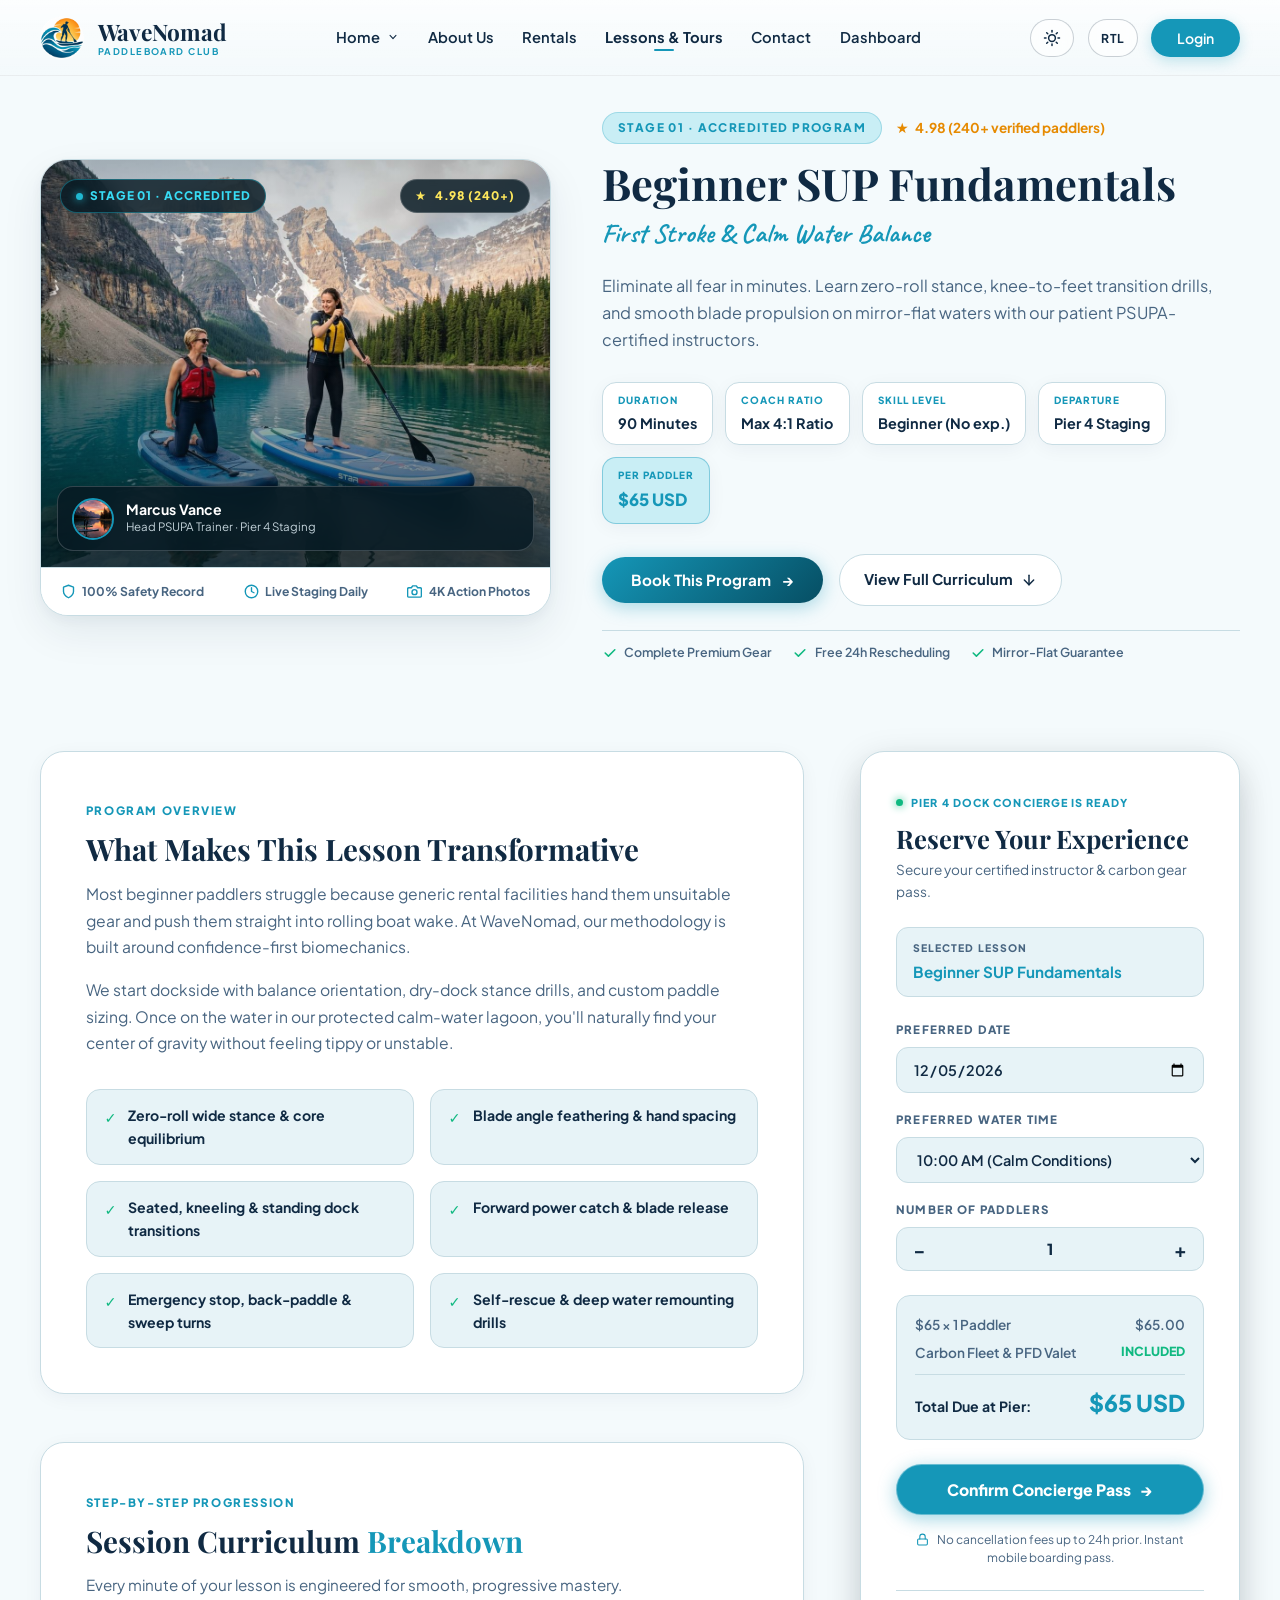
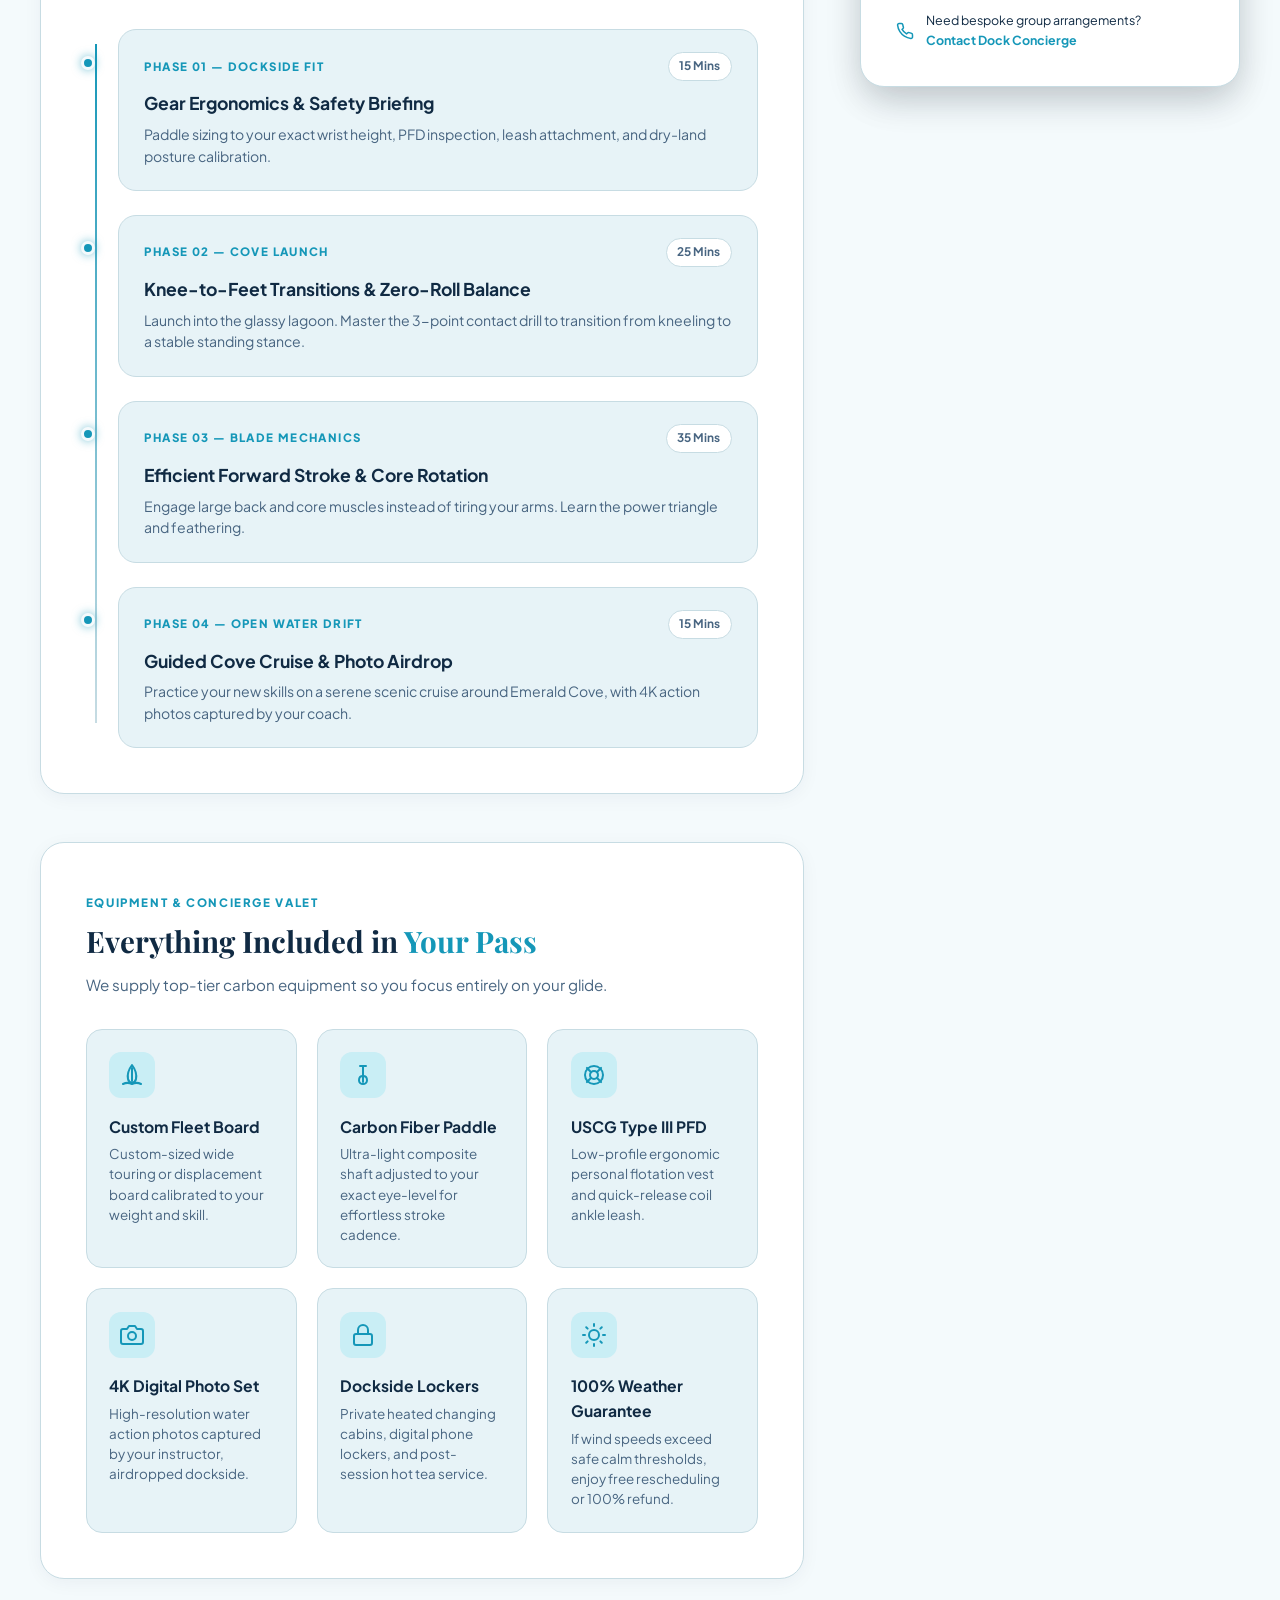
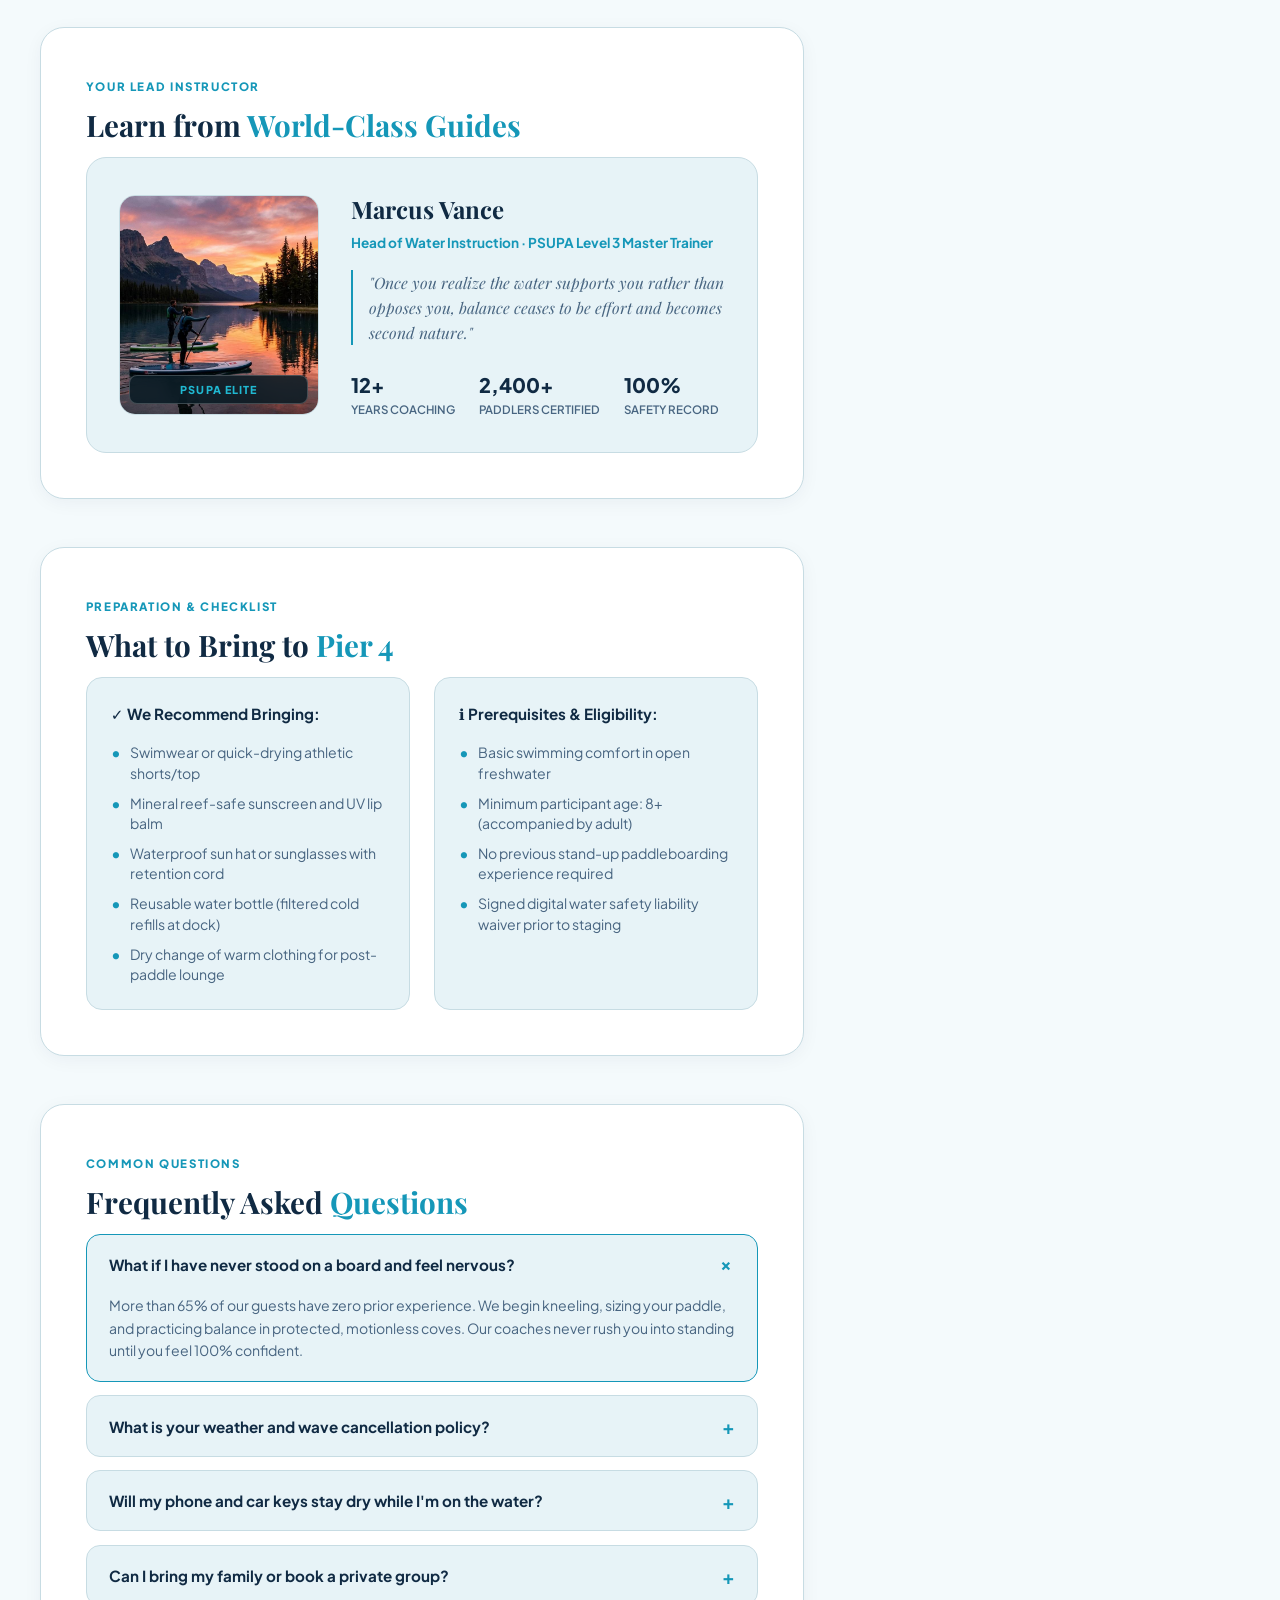
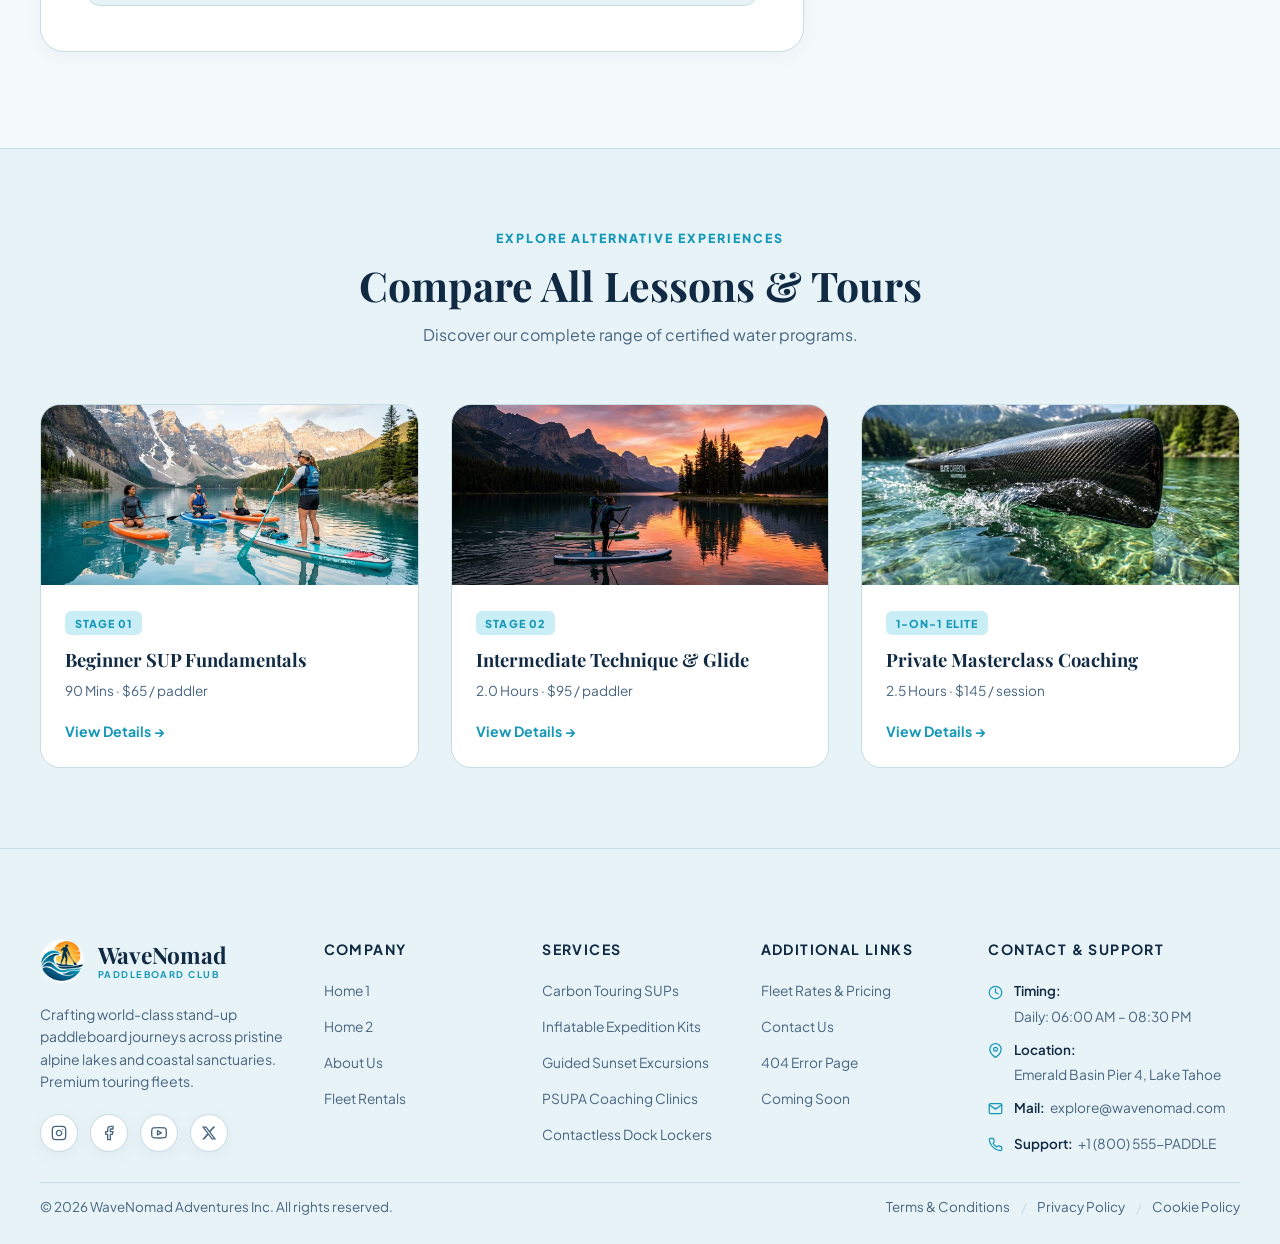
<file: lessons-details.html>
<!DOCTYPE html>
<html lang="en">

<head>
  <meta charset="UTF-8">
  <meta name="viewport" content="width=device-width, initial-scale=1.0">
  <title>Lesson Program Details | WaveNomad Stand-Up Paddleboards</title>
  <meta name="description"
    content="Explore detailed curriculum, gear specifications, certified instructor credentials, and live reservation scheduling for WaveNomad SUP lessons.">
  <meta name="theme-color" content="#1597B8">

  <link rel="icon" type="image/png" href="assets/images/favicon.png">
  <link rel="apple-touch-icon" href="assets/images/logo.png">

  <link rel="preconnect" href="https://fonts.googleapis.com">
  <link rel="preconnect" href="https://fonts.gstatic.com" crossorigin>
  <link
    href="https://fonts.googleapis.com/css2?family=Caveat:wght@600;700&family=Playfair+Display:ital,wght@0,500;0,600;0,700;1,600&family=Plus+Jakarta+Sans:wght@300;400;500;600;700;800&display=swap"
    rel="stylesheet">

  <link rel="stylesheet" href="style.css">
  <link rel="stylesheet" href="lessons-details.css">
</head>

<body class="details-page-body">

  <header class="site-header" id="site-header">
    <div class="header-container">

      <a href="index.html#home" class="brand-link" id="brand-logo" aria-label="WaveNomad Home">
        <div class="brand-emblem-circle">
          <img src="assets/images/logo.png" alt="WaveNomad Logo" class="brand-emblem-img">
        </div>
        <div class="brand-text-group">
          <span class="brand-name">WaveNomad</span>
          <span class="brand-tagline">PADDLEBOARD CLUB</span>
        </div>
      </a>

      <nav aria-label="Main Navigation">
        <ul class="nav-menu" id="nav-menu">

          <li class="nav-item dropdown" id="home-dropdown-item">
            <a href="index.html" class="nav-link" id="home-dropdown-btn" aria-haspopup="true" aria-expanded="false">
              <span>Home</span>
              <svg class="dropdown-caret" viewBox="0 0 20 20" fill="currentColor" aria-hidden="true">
                <path fill-rule="evenodd"
                  d="M5.23 7.21a.75.75 0 011.06.02L10 11.168l3.71-3.938a.75.75 0 111.08 1.04l-4.25 4.5a.75.75 0 01-1.08 0l-4.25-4.5a.75.75 0 01.02-1.06z"
                  clip-rule="evenodd" />
              </svg>
            </a>
            <ul class="dropdown-menu" id="home-dropdown-menu">
              <li>
                <a href="index.html" class="dropdown-link" id="home1-option">
                  <div class="dropdown-title">
                    <span>Home 1: Classic</span>
                    <span class="dropdown-badge"
                      style="background: rgba(16, 42, 67, 0.08); color: var(--secondary-text);">Explore</span>
                  </div>
                  <span class="dropdown-desc">Crisp morning light &amp; turquoise waters</span>
                </a>
              </li>
              <li>
                <a href="home2.html" class="dropdown-link" id="home2-option">
                  <div class="dropdown-title">
                    <span>Home 2: Premium</span>
                    <span class="dropdown-badge"
                      style="background: rgba(16, 42, 67, 0.08); color: var(--secondary-text);">Explore</span>
                  </div>
                  <span class="dropdown-desc">Cinematic evening golden-hour glow</span>
                </a>
              </li>
            </ul>
          </li>

          <li class="nav-item">
            <a href="about.html" class="nav-link" id="nav-about-link">About Us</a>
          </li>

          <li class="nav-item">
            <a href="rentals.html" class="nav-link" id="nav-rentals-link">Rentals</a>
          </li>

          <li class="nav-item">
            <a href="lessons.html" class="nav-link active" id="nav-lessons-link" aria-current="page">Lessons &amp;
              Tours</a>
          </li>

          <li class="nav-item">
            <a href="contact.html" class="nav-link" id="nav-contact-link">Contact</a>
          </li>

          <li class="nav-item">
            <a href="dashboard.html" class="nav-link" id="nav-dashboard-link">Dashboard</a>
          </li>

          <li class="nav-item nav-item-mobile-login">
            <a href="login.html" class="nav-link nav-link-mobile-login" id="nav-mobile-login">
              <svg width="16" height="16" viewBox="0 0 24 24" fill="none" stroke="currentColor" stroke-width="2"
                stroke-linecap="round" stroke-linejoin="round">
                <path d="M15 3h4a2 2 0 0 1 2 2v14a2 2 0 0 1-2 2h-4"></path>
                <polyline points="10 17 15 12 10 7"></polyline>
                <line x1="15" y1="12" x2="3" y2="12"></line>
              </svg>
              <span>Member Login</span>
            </a>
          </li>
        </ul>
      </nav>

      <div class="header-actions">
        <button class="action-control-btn theme-pill-btn" id="theme-toggle-btn" aria-label="Toggle Light and Dark Mode"
          title="Toggle Light / Dark Mode">
          <svg id="theme-icon-sun" class="theme-icon" viewBox="0 0 24 24" fill="none" stroke="currentColor"
            stroke-width="2" stroke-linecap="round" stroke-linejoin="round">
            <circle cx="12" cy="12" r="4.5"></circle>
            <line x1="12" y1="2" x2="12" y2="4"></line>
            <line x1="12" y1="20" x2="12" y2="22"></line>
            <line x1="4.93" y1="4.93" x2="6.34" y2="6.34"></line>
            <line x1="17.66" y1="17.66" x2="19.07" y2="19.07"></line>
            <line x1="2" y1="12" x2="4" y2="12"></line>
            <line x1="20" y1="12" x2="22" y2="12"></line>
            <line x1="4.93" y1="19.07" x2="6.34" y2="17.66"></line>
            <line x1="17.66" y1="6.34" x2="19.07" y2="4.93"></line>
          </svg>
          <svg id="theme-icon-moon" class="theme-icon" style="display: none;" viewBox="0 0 24 24" fill="none"
            stroke="currentColor" stroke-width="2" stroke-linecap="round" stroke-linejoin="round">
            <path d="M21 12.79A9 9 0 1 1 11.21 3 7 7 0 0 0 21 12.79z"></path>
          </svg>
        </button>

        <button class="action-control-btn rtl-btn" id="lang-toggle-btn" aria-label="Toggle text direction"
          title="Toggle text direction">
          <span class="rtl-text-ltr">RTL</span>
          <span class="rtl-text-rtl">LTR</span>
        </button>

        <button class="btn-header-login" id="nav-login-btn" aria-label="Open Member Login">
          <span>Login</span>
        </button>

        <button class="menu-toggle" id="menu-toggle" aria-label="Toggle navigation menu" aria-expanded="false">
          <span></span><span></span><span></span>
        </button>
      </div>

    </div>
  </header>

  <main id="main-content">

    <section class="lesson-hero-section">
      <div class="details-container">

        <div class="lesson-hero-split-grid">

          <div class="hero-image-card-col">
            <div class="hero-image-showcase-card">
              <div class="hero-image-frame">
                <img src="assets/images/lesson-beginner-hero.jpg" alt="Paddleboard lesson in action"
                  class="hero-showcase-img" id="hero-dynamic-image">
                <div class="hero-image-ambient-shimmer" aria-hidden="true"></div>

                <div class="hero-card-floating-badge top-left">
                  <span class="badge-pulse-dot" aria-hidden="true"></span>
                  <span id="hero-card-stage-pill">STAGE 01 · ACCREDITED</span>
                </div>

                <div class="hero-card-floating-badge top-right rating-badge">
                  <span class="star-icon">★</span>
                  <span id="hero-card-rating-text">4.98 (240+)</span>
                </div>

                <div class="hero-card-coach-chip">
                  <div class="coach-chip-avatar">
                    <img src="assets/images/lesson-beginner-hero.jpg" alt="Coach photo" id="hero-card-coach-avatar">
                  </div>
                  <div class="coach-chip-meta">
                    <span class="coach-chip-title" id="hero-card-coach-name">Marcus Vance</span>
                    <span class="coach-chip-sub" id="hero-card-coach-role">Head PSUPA Trainer · Pier 4 Staging</span>
                  </div>
                </div>
              </div>

              <div class="hero-image-footer-strip">
                <div class="footer-strip-item">
                  <svg width="15" height="15" viewBox="0 0 24 24" fill="none" stroke="currentColor" stroke-width="2.2"
                    stroke-linecap="round" stroke-linejoin="round" aria-hidden="true">
                    <path d="M12 22s8-4 8-10V5l-8-3-8 3v7c0 6 8 10 8 10z"></path>
                  </svg>
                  <span>100% Safety Record</span>
                </div>
                <div class="footer-strip-item">
                  <svg width="15" height="15" viewBox="0 0 24 24" fill="none" stroke="currentColor" stroke-width="2.2"
                    stroke-linecap="round" stroke-linejoin="round" aria-hidden="true">
                    <circle cx="12" cy="12" r="10"></circle>
                    <polyline points="12 6 12 12 16 14"></polyline>
                  </svg>
                  <span>Live Staging Daily</span>
                </div>
                <div class="footer-strip-item">
                  <svg width="15" height="15" viewBox="0 0 24 24" fill="none" stroke="currentColor" stroke-width="2.2"
                    stroke-linecap="round" stroke-linejoin="round" aria-hidden="true">
                    <path d="M23 19a2 2 0 0 1-2 2H3a2 2 0 0 1-2-2V8a2 2 0 0 1 2-2h4l2-3h6l2 3h4a2 2 0 0 1 2 2z"></path>
                    <circle cx="12" cy="13" r="4"></circle>
                  </svg>
                  <span>4K Action Photos</span>
                </div>
              </div>
            </div>
          </div>

          <div class="hero-content-col">
            <div class="hero-eyebrow-row">
              <span class="hero-stage-badge" id="hero-stage-badge">STAGE 01 · ACCREDITED PROGRAM</span>
              <span class="hero-experience-badge">
                <span class="star-icon">★</span>
                <span id="hero-rating-text">4.98 (240+ verified paddlers)</span>
              </span>
            </div>

            <h1 class="hero-main-title" id="hero-main-title">Beginner SUP Fundamentals</h1>
            <p class="hero-subtitle" id="hero-subtitle">First Stroke &amp; <span class="section-headline-accent">Calm
                Water Balance</span></p>

            <p class="hero-lead-synopsis" id="hero-lead-synopsis">
              Eliminate all fear in minutes. Learn zero-roll stance, knee-to-feet transition drills, and smooth
              blade propulsion on mirror-flat waters with our patient PSUPA-certified instructors.
            </p>

            <div class="hero-metric-strip">
              <div class="metric-chip">
                <span class="chip-label">DURATION</span>
                <span class="chip-val" id="metric-duration">90 Minutes</span>
              </div>
              <div class="metric-chip">
                <span class="chip-label">COACH RATIO</span>
                <span class="chip-val" id="metric-ratio">Max 4:1 Ratio</span>
              </div>
              <div class="metric-chip">
                <span class="chip-label">SKILL LEVEL</span>
                <span class="chip-val" id="metric-level">Beginner (No exp.)</span>
              </div>
              <div class="metric-chip">
                <span class="chip-label">DEPARTURE</span>
                <span class="chip-val">Pier 4 Staging</span>
              </div>
              <div class="metric-chip price-chip">
                <span class="chip-label">PER PADDLER</span>
                <span class="chip-val price-highlight" id="metric-price">$65 USD</span>
              </div>
            </div>

            <div class="hero-actions-row">
              <button type="button" class="btn-hero-reserve-cta" id="btn-hero-reserve-cta">
                <span>Book This Program</span>
                <span aria-hidden="true">→</span>
              </button>
              <a href="#curriculum-block" class="btn-hero-curriculum-link">
                <span>View Full Curriculum</span>
                <svg width="16" height="16" viewBox="0 0 24 24" fill="none" stroke="currentColor" stroke-width="2.2"
                  stroke-linecap="round" stroke-linejoin="round" aria-hidden="true">
                  <line x1="12" y1="5" x2="12" y2="19"></line>
                  <polyline points="19 12 12 19 5 12"></polyline>
                </svg>
              </a>
            </div>

            <div class="hero-trust-indicators">
              <span class="trust-pill">
                <svg viewBox="0 0 20 20" fill="currentColor" width="16" height="16">
                  <path fill-rule="evenodd"
                    d="M16.707 5.293a1 1 0 010 1.414l-8 8a1 1 0 01-1.414 0l-4-4a1 1 0 011.414-1.414L8 12.586l7.293-7.293a1 1 0 011.414 0z"
                    clip-rule="evenodd"></path>
                </svg>
                Complete Premium Gear
              </span>
              <span class="trust-pill">
                <svg viewBox="0 0 20 20" fill="currentColor" width="16" height="16">
                  <path fill-rule="evenodd"
                    d="M16.707 5.293a1 1 0 010 1.414l-8 8a1 1 0 01-1.414 0l-4-4a1 1 0 011.414-1.414L8 12.586l7.293-7.293a1 1 0 011.414 0z"
                    clip-rule="evenodd"></path>
                </svg>
                Free 24h Rescheduling
              </span>
              <span class="trust-pill">
                <svg viewBox="0 0 20 20" fill="currentColor" width="16" height="16">
                  <path fill-rule="evenodd"
                    d="M16.707 5.293a1 1 0 010 1.414l-8 8a1 1 0 01-1.414 0l-4-4a1 1 0 011.414-1.414L8 12.586l7.293-7.293a1 1 0 011.414 0z"
                    clip-rule="evenodd"></path>
                </svg>
                Mirror-Flat Guarantee
              </span>
            </div>

          </div>

        </div>

      </div>
    </section>

    <section class="lesson-details-body-section">
      <div class="details-container">

        <div class="details-layout-grid">

          <div class="details-content-column">

            <div class="details-card-block">
              <span class="block-eyebrow">PROGRAM OVERVIEW</span>
              <h2 class="block-title" id="overview-title">What Makes This Lesson <span
                  class="section-headline-accent">Transformative</span></h2>
              <div class="block-text" id="overview-desc">
                <p>
                  Most beginner paddlers struggle because generic rental facilities hand them unsuitable gear and push
                  them straight into rolling boat wake. At WaveNomad, our methodology is built around confidence-first
                  biomechanics.
                </p>
                <p>
                  We start dockside with balance orientation, dry-dock stance drills, and custom paddle sizing. Once on
                  the water in our protected calm-water lagoon, you'll naturally find your center of gravity without
                  feeling tippy or unstable.
                </p>
              </div>

              <div class="competencies-grid" id="competencies-container">
              </div>
            </div>

            <div class="details-card-block" id="curriculum-block">
              <span class="block-eyebrow">STEP-BY-STEP PROGRESSION</span>
              <h2 class="block-title">Session Curriculum <span class="section-headline-accent">Breakdown</span></h2>
              <p class="block-sub">Every minute of your lesson is engineered for smooth, progressive mastery.</p>

              <div class="curriculum-timeline" id="curriculum-timeline-container">
              </div>
            </div>

            <div class="details-card-block">
              <span class="block-eyebrow">EQUIPMENT &amp; CONCIERGE VALET</span>
              <h2 class="block-title">Everything Included in <span class="section-headline-accent">Your Pass</span></h2>
              <p class="block-sub">We supply top-tier carbon equipment so you focus entirely on your glide.</p>

              <div class="included-perks-grid">
                <div class="perk-box">
                  <div class="perk-icon" aria-hidden="true">
                    <svg viewBox="0 0 24 24" fill="none" stroke="currentColor" stroke-width="2" stroke-linecap="round"
                      stroke-linejoin="round">
                      <path d="M12 2C9 6 7 11 8 16c.6 3 4 4 4 4s3.4-1 4-4c1-5-1-10-4-14z"></path>
                      <path d="M12 5v13"></path>
                      <path d="M3 21c3-1.5 6-1.5 9 0 3-1.5 6-1.5 9 0"></path>
                    </svg>
                  </div>
                  <h4 class="perk-title">Custom Fleet Board</h4>
                  <p class="perk-desc">Custom-sized wide touring or displacement board calibrated to your weight and
                    skill.</p>
                </div>
                <div class="perk-box">
                  <div class="perk-icon" aria-hidden="true">
                    <svg viewBox="0 0 24 24" fill="none" stroke="currentColor" stroke-width="2" stroke-linecap="round"
                      stroke-linejoin="round">
                      <path d="M9 3h6"></path>
                      <path d="M12 3v10"></path>
                      <path d="M12 13c-2.4 0-4 1.8-4 4.2 0 2.2 1.8 3.8 4 3.8s4-1.6 4-3.8c0-2.4-1.6-4.2-4-4.2z"></path>
                      <path d="M12 13v6"></path>
                    </svg>
                  </div>
                  <h4 class="perk-title">Carbon Fiber Paddle</h4>
                  <p class="perk-desc">Ultra-light composite shaft adjusted to your exact eye-level for effortless
                    stroke cadence.</p>
                </div>
                <div class="perk-box">
                  <div class="perk-icon" aria-hidden="true">
                    <svg viewBox="0 0 24 24" fill="none" stroke="currentColor" stroke-width="2" stroke-linecap="round"
                      stroke-linejoin="round">
                      <circle cx="12" cy="12" r="9"></circle>
                      <circle cx="12" cy="12" r="4"></circle>
                      <line x1="4.93" y1="4.93" x2="9.17" y2="9.17"></line>
                      <line x1="14.83" y1="14.83" x2="19.07" y2="19.07"></line>
                      <line x1="14.83" y1="9.17" x2="19.07" y2="4.93"></line>
                      <line x1="4.93" y1="19.07" x2="9.17" y2="14.83"></line>
                    </svg>
                  </div>
                  <h4 class="perk-title">USCG Type III PFD</h4>
                  <p class="perk-desc">Low-profile ergonomic personal flotation vest and quick-release coil ankle leash.
                  </p>
                </div>
                <div class="perk-box">
                  <div class="perk-icon" aria-hidden="true">
                    <svg viewBox="0 0 24 24" fill="none" stroke="currentColor" stroke-width="2" stroke-linecap="round"
                      stroke-linejoin="round">
                      <path d="M23 19a2 2 0 0 1-2 2H3a2 2 0 0 1-2-2V8a2 2 0 0 1 2-2h4l2-3h6l2 3h4a2 2 0 0 1 2 2z">
                      </path>
                      <circle cx="12" cy="13" r="4"></circle>
                    </svg>
                  </div>
                  <h4 class="perk-title">4K Digital Photo Set</h4>
                  <p class="perk-desc">High-resolution water action photos captured by your instructor, airdropped
                    dockside.</p>
                </div>
                <div class="perk-box">
                  <div class="perk-icon" aria-hidden="true">
                    <svg viewBox="0 0 24 24" fill="none" stroke="currentColor" stroke-width="2" stroke-linecap="round"
                      stroke-linejoin="round">
                      <rect x="3" y="11" width="18" height="11" rx="2" ry="2"></rect>
                      <path d="M7 11V7a5 5 0 0 1 10 0v4"></path>
                    </svg>
                  </div>
                  <h4 class="perk-title">Dockside Lockers</h4>
                  <p class="perk-desc">Private heated changing cabins, digital phone lockers, and post-session hot tea
                    service.</p>
                </div>
                <div class="perk-box">
                  <div class="perk-icon" aria-hidden="true">
                    <svg viewBox="0 0 24 24" fill="none" stroke="currentColor" stroke-width="2" stroke-linecap="round"
                      stroke-linejoin="round">
                      <circle cx="12" cy="12" r="5"></circle>
                      <line x1="12" y1="1" x2="12" y2="3"></line>
                      <line x1="12" y1="21" x2="12" y2="23"></line>
                      <line x1="4.22" y1="4.22" x2="5.64" y2="5.64"></line>
                      <line x1="18.36" y1="18.36" x2="19.78" y2="19.78"></line>
                      <line x1="1" y1="12" x2="3" y2="12"></line>
                      <line x1="21" y1="12" x2="23" y2="12"></line>
                      <line x1="4.22" y1="19.78" x2="5.64" y2="18.36"></line>
                      <line x1="18.36" y1="5.64" x2="19.78" y2="4.22"></line>
                    </svg>
                  </div>
                  <h4 class="perk-title">100% Weather Guarantee</h4>
                  <p class="perk-desc">If wind speeds exceed safe calm thresholds, enjoy free rescheduling or 100%
                    refund.</p>
                </div>
              </div>
            </div>

            <div class="details-card-block coach-profile-block">
              <span class="block-eyebrow">YOUR LEAD INSTRUCTOR</span>
              <h2 class="block-title">Learn from <span class="section-headline-accent">World-Class Guides</span></h2>

              <div class="coach-profile-card">
                <div class="coach-avatar-frame">
                  <img src="assets/images/scenic-experience.jpg" alt="PSUPA Certified Coach" class="coach-avatar-img"
                    id="coach-avatar-img">
                  <span class="coach-badge-seal">PSUPA ELITE</span>
                </div>
                <div class="coach-bio-content">
                  <h3 class="coach-name" id="coach-name">Marcus Vance</h3>
                  <span class="coach-role" id="coach-role">Head of Water Instruction · PSUPA Level 3 Master
                    Trainer</span>
                  <p class="coach-quote" id="coach-quote">
                    "Once you realize the water supports you rather than opposes you, balance ceases to be effort and
                    becomes second nature."
                  </p>
                  <div class="coach-stats-row">
                    <div class="coach-stat">
                      <span class="stat-number">12+</span>
                      <span class="stat-desc">Years Coaching</span>
                    </div>
                    <div class="coach-stat">
                      <span class="stat-number">2,400+</span>
                      <span class="stat-desc">Paddlers Certified</span>
                    </div>
                    <div class="coach-stat">
                      <span class="stat-number">100%</span>
                      <span class="stat-desc">Safety Record</span>
                    </div>
                  </div>
                </div>
              </div>
            </div>

            <div class="details-card-block">
              <span class="block-eyebrow">PREPARATION &amp; CHECKLIST</span>
              <h2 class="block-title">What to Bring to <span class="section-headline-accent">Pier 4</span></h2>

              <div class="preparation-dual-grid">
                <div class="prep-column">
                  <h4 class="prep-heading">✓ We Recommend Bringing:</h4>
                  <ul class="prep-list">
                    <li>Swimwear or quick-drying athletic shorts/top</li>
                    <li>Mineral reef-safe sunscreen and UV lip balm</li>
                    <li>Waterproof sun hat or sunglasses with retention cord</li>
                    <li>Reusable water bottle (filtered cold refills at dock)</li>
                    <li>Dry change of warm clothing for post-paddle lounge</li>
                  </ul>
                </div>
                <div class="prep-column">
                  <h4 class="prep-heading">ℹ️ Prerequisites &amp; Eligibility:</h4>
                  <ul class="prep-list">
                    <li>Basic swimming comfort in open freshwater</li>
                    <li>Minimum participant age: 8+ (accompanied by adult)</li>
                    <li>No previous stand-up paddleboarding experience required</li>
                    <li>Signed digital water safety liability waiver prior to staging</li>
                  </ul>
                </div>
              </div>
            </div>

            <div class="details-card-block">
              <span class="block-eyebrow">COMMON QUESTIONS</span>
              <h2 class="block-title">Frequently Asked <span class="section-headline-accent">Questions</span></h2>

              <div class="faq-accordion-group" id="faq-container">
                <div class="faq-item active">
                  <button class="faq-question-btn" aria-expanded="true">
                    <span>What if I have never stood on a board and feel nervous?</span>
                    <span class="faq-icon" aria-hidden="true">+</span>
                  </button>
                  <div class="faq-answer-pane">
                    <p>
                      More than 65% of our guests have zero prior experience. We begin kneeling, sizing your paddle, and
                      practicing balance in protected, motionless coves. Our coaches never rush you into standing until
                      you feel 100% confident.
                    </p>
                  </div>
                </div>

                <div class="faq-item">
                  <button class="faq-question-btn" aria-expanded="false">
                    <span>What is your weather and wave cancellation policy?</span>
                    <span class="faq-icon" aria-hidden="true">+</span>
                  </button>
                  <div class="faq-answer-pane">
                    <p>
                      Safety and enjoyment are paramount. If wind, whitecaps, or storms develop beyond our certified
                      calm thresholds, we notify you 2 hours in advance and offer instant free rescheduling or a 100%
                      full refund.
                    </p>
                  </div>
                </div>

                <div class="faq-item">
                  <button class="faq-question-btn" aria-expanded="false">
                    <span>Will my phone and car keys stay dry while I'm on the water?</span>
                    <span class="faq-icon" aria-hidden="true">+</span>
                  </button>
                  <div class="faq-answer-pane">
                    <p>
                      Yes! You have complimentary access to digital keypad dock lockers. If you want to carry your phone
                      on water, we provide waterproof lanyard dry-pouches rated to 10 meters depth.
                    </p>
                  </div>
                </div>

                <div class="faq-item">
                  <button class="faq-question-btn" aria-expanded="false">
                    <span>Can I bring my family or book a private group?</span>
                    <span class="faq-icon" aria-hidden="true">+</span>
                  </button>
                  <div class="faq-answer-pane">
                    <p>
                      Absolutely. Select the number of paddlers in the reservation card on the right, or choose the
                      1-on-1 Masterclass for private family/group bookings where you receive a dedicated coach.
                    </p>
                  </div>
                </div>
              </div>

            </div>

          </div>

          <aside class="details-booking-column">

            <div class="sticky-booking-card" id="sticky-booking-widget">

              <div class="card-header-badge">
                <span class="pulse-indicator"></span>
                <span>PIER 4 DOCK CONCIERGE IS READY</span>
              </div>

              <h3 class="widget-title">Reserve Your Experience</h3>
              <p class="widget-sub">Secure your certified instructor &amp; carbon gear pass.</p>

              <div class="booking-active-program-pill">
                <span class="program-label">SELECTED LESSON</span>
                <span class="program-name" id="widget-program-name">Beginner SUP Fundamentals</span>
              </div>

              <div class="widget-inputs-wrap">

                <div class="widget-input-group">
                  <label for="widget-date-input" class="widget-label">PREFERRED DATE</label>
                  <input type="date" id="widget-date-input" class="widget-field">
                </div>

                <div class="widget-input-group">
                  <label for="widget-time-select" class="widget-label">PREFERRED WATER TIME</label>
                  <select id="widget-time-select" class="widget-field">
                    <option value="07:30 AM">07:30 AM (Morning Glass &amp; Sunrise)</option>
                    <option value="10:00 AM" selected>10:00 AM (Calm Conditions)</option>
                    <option value="02:00 PM">02:00 PM (Afternoon Warmth)</option>
                    <option value="06:00 PM">06:00 PM (Golden Hour Sunset)</option>
                  </select>
                </div>

                <div class="widget-input-group">
                  <span class="widget-label">NUMBER OF PADDLERS</span>
                  <div class="widget-stepper-wrap">
                    <button type="button" class="stepper-ctrl-btn" id="stepper-minus-btn"
                      aria-label="Decrease guest count">−</button>
                    <span class="stepper-count-display" id="stepper-count-val">1</span>
                    <button type="button" class="stepper-ctrl-btn" id="stepper-plus-btn"
                      aria-label="Increase guest count">+</button>
                  </div>
                </div>

              </div>

              <div class="widget-pricing-box">
                <div class="pricing-breakdown-row">
                  <span id="widget-rate-label">$65 × 1 Paddler</span>
                  <span id="widget-subtotal-val">$65.00</span>
                </div>
                <div class="pricing-breakdown-row">
                  <span>Carbon Fleet &amp; PFD Valet</span>
                  <span class="text-free">INCLUDED</span>
                </div>
                <div class="pricing-divider"></div>
                <div class="pricing-total-row">
                  <span class="total-label">Total Due at Pier:</span>
                  <span class="total-amount" id="widget-total-val">$65 USD</span>
                </div>
              </div>

              <button type="button" class="btn-confirm-reservation" id="btn-open-reserve-modal">
                <span>Confirm Concierge Pass</span>
                <span class="btn-arrow" aria-hidden="true">→</span>
              </button>

              <span class="widget-guarantee-note">
                <svg class="guarantee-note-icon" viewBox="0 0 24 24" fill="none" stroke="currentColor" stroke-width="2"
                  stroke-linecap="round" stroke-linejoin="round" aria-hidden="true">
                  <rect x="3" y="11" width="18" height="11" rx="2" ry="2"></rect>
                  <path d="M7 11V7a5 5 0 0 1 10 0v4"></path>
                </svg>
                No cancellation fees up to 24h prior. Instant mobile boarding pass.
              </span>

              <div class="widget-hotline-box">
                <svg width="18" height="18" viewBox="0 0 24 24" fill="none" stroke="currentColor" stroke-width="2"
                  class="hotline-icon">
                  <path
                    d="M22 16.92v3a2 2 0 0 1-2.18 2 19.79 19.79 0 0 1-8.63-3.07 19.5 19.5 0 0 1-6-6 19.79 19.79 0 0 1-3.07-8.67A2 2 0 0 1 4.11 2h3a2 2 0 0 1 2 1.72 12.84 12.84 0 0 0 .7 2.81 2 2 0 0 1-.45 2.11L8.09 9.91a16 16 0 0 0 6 6l1.27-1.27a2 2 0 0 1 2.11-.45 12.84 12.84 0 0 0 2.81.7A2 2 0 0 1 22 16.92z">
                  </path>
                </svg>
                <div class="hotline-text">
                  <span>Need bespoke group arrangements?</span>
                  <a href="contact.html#how-can-we-help" class="hotline-link">Contact Dock Concierge</a>
                </div>
              </div>

            </div>

          </aside>

        </div>

      </div>
    </section>

    <section class="other-programs-section">
      <div class="details-container">

        <div class="other-programs-header text-center">
          <span class="section-tag-eyebrow">EXPLORE ALTERNATIVE EXPERIENCES</span>
          <h2 class="lessons-headline">Compare All Lessons &amp; Tours</h2>
          <p class="lessons-lead-desc">Discover our complete range of certified water programs.</p>
        </div>

        <div class="other-programs-grid">
          <div class="other-program-card" id="other-card-1">
            <img src="assets/images/lessons-tour.jpg" alt="Beginner lesson" class="other-card-img">
            <div class="other-card-body">
              <span class="other-badge">STAGE 01</span>
              <h4>Beginner SUP Fundamentals</h4>
              <p>90 Mins · $65 / paddler</p>
              <button class="switch-program-btn" data-target="beginner">View Details →</button>
            </div>
          </div>

          <div class="other-program-card" id="other-card-2">
            <img src="assets/images/scenic-experience.jpg" alt="Intermediate clinic" class="other-card-img">
            <div class="other-card-body">
              <span class="other-badge">STAGE 02</span>
              <h4>Intermediate Technique &amp; Glide</h4>
              <p>2.0 Hours · $95 / paddler</p>
              <button class="switch-program-btn" data-target="intermediate">View Details →</button>
            </div>
          </div>

          <div class="other-program-card" id="other-card-3">
            <img src="assets/images/home2-experience-carbon.jpg" alt="1-on-1 private coaching" class="other-card-img">
            <div class="other-card-body">
              <span class="other-badge">1-ON-1 ELITE</span>
              <h4>Private Masterclass Coaching</h4>
              <p>2.5 Hours · $145 / session</p>
              <button class="switch-program-btn" data-target="advanced">View Details →</button>
            </div>
          </div>
        </div>

      </div>
    </section>

  </main>

  <div class="details-modal-backdrop" id="reserve-modal" aria-hidden="true" role="dialog" aria-modal="true"
    aria-labelledby="modal-pass-title">
    <div class="details-modal-card">
      <button class="modal-close-btn" id="modal-close-btn" aria-label="Close modal">×</button>

      <div class="modal-header-icon" aria-hidden="true">
        <svg width="20" height="20" viewBox="0 0 24 24" fill="none" stroke="currentColor" stroke-width="2.2"
          stroke-linecap="round" stroke-linejoin="round">
          <path d="M2 12c4 0 5-3 8-3s4 3 8 3 4-3 4-3"></path>
          <path d="M2 17c4 0 5-3 8-3s4 3 8 3 4-3 4-3"></path>
        </svg>
      </div>
      <h3 class="modal-title" id="modal-pass-title">Complete Your Water Pass</h3>
      <p class="modal-desc">
        Your staging slot is held for 15 minutes. Enter your guest credentials to issue your digital pass.
      </p>

      <div class="modal-summary-box">
        <div>
          <span class="summary-label">LESSON PROGRAM</span>
          <div class="summary-val" id="modal-summary-program">Beginner SUP Fundamentals</div>
        </div>
        <div>
          <span class="summary-label">PADDLERS</span>
          <div class="summary-val" id="modal-summary-guests">1 Paddler</div>
        </div>
        <div>
          <span class="summary-label">DATE &amp; TIME</span>
          <div class="summary-val" id="modal-summary-datetime">Tomorrow at 10:00 AM</div>
        </div>
        <div>
          <span class="summary-label">TOTAL RATE</span>
          <div class="summary-val text-cyan" id="modal-summary-price">$65 USD</div>
        </div>
      </div>

      <form id="reservation-modal-form">
        <div class="modal-form-group">
          <label for="guest-full-name" class="modal-field-label">PRIMARY GUEST FULL NAME</label>
          <input type="text" id="guest-full-name" class="modal-input" placeholder="e.g. Alexis Jordan" required>
        </div>
        <div class="modal-form-group">
          <label for="guest-email" class="modal-field-label">EMAIL ADDRESS (FOR DIGITAL PASS)</label>
          <input type="email" id="guest-email" class="modal-input" placeholder="alexis@example.com" required>
        </div>
        <div class="modal-form-group">
          <label for="guest-phone" class="modal-field-label">CELL PHONE (WATER CONDITIONS SMS)</label>
          <input type="tel" id="guest-phone" class="modal-input" placeholder="+1 (555) 234-5678" required>
        </div>
        <button type="submit" class="btn-submit-pass" id="btn-submit-pass">
          <span>Issue My Concierge Water Pass</span>
          <span aria-hidden="true">→</span>
        </button>
      </form>

      <div class="modal-success-state" id="modal-success-state" style="display: none;">
        <div class="success-icon-ring">✓</div>
        <h4 class="success-title">Pass Confirmed! We'll See You on the Water.</h4>
        <p class="success-copy">
          A confirmation with your dock staging PIN, instructor details, and Pier 4 directions has been dispatched to
          your email.
        </p>
        <button type="button" class="btn-done-modal" id="btn-done-modal">Done</button>
      </div>

    </div>
  </div>

  <footer class="site-footer">
    <div class="footer-container">
      <div class="footer-top-grid">
        <div class="footer-brand-col">
          <a href="index.html" class="brand-link" aria-label="WaveNomad Home">
            <div class="brand-emblem-circle">
              <img src="assets/images/logo.png" alt="WaveNomad Logo" class="brand-emblem-img">
            </div>
            <div class="brand-text-group">
              <span class="brand-name">WaveNomad</span>
              <span class="brand-tagline">PADDLEBOARD CLUB</span>
            </div>
          </a>
          <p class="footer-brand-paratext">
            Crafting world-class stand-up paddleboard journeys across pristine alpine lakes and coastal sanctuaries.
            Premium touring fleets.
          </p>
          <div class="footer-brand-socials" aria-label="WaveNomad Social Networks">
            <a href="https://instagram.com" target="_blank" rel="noopener noreferrer" class="social-icon-link"
              aria-label="WaveNomad on Instagram" title="Instagram">
              <svg viewBox="0 0 24 24" fill="none" stroke="currentColor" stroke-width="2" stroke-linecap="round"
                stroke-linejoin="round">
                <rect x="2" y="2" width="20" height="20" rx="5" ry="5"></rect>
                <path d="M16 11.37A4 4 0 1 1 12.63 8 4 4 0 0 1 16 11.37z"></path>
                <line x1="17.5" y1="6.5" x2="17.51" y2="6.5"></line>
              </svg>
            </a>
            <a href="https://facebook.com" target="_blank" rel="noopener noreferrer" class="social-icon-link"
              aria-label="WaveNomad on Facebook" title="Facebook">
              <svg viewBox="0 0 24 24" fill="none" stroke="currentColor" stroke-width="2" stroke-linecap="round"
                stroke-linejoin="round">
                <path d="M18 2h-3a5 5 0 0 0-5 5v3H7v4h3v8h4v-8h3l1-4h-4V7a1 1 0 0 1 1-1h3z"></path>
              </svg>
            </a>
            <a href="https://youtube.com" target="_blank" rel="noopener noreferrer" class="social-icon-link"
              aria-label="WaveNomad on YouTube" title="YouTube">
              <svg viewBox="0 0 24 24" fill="none" stroke="currentColor" stroke-width="2" stroke-linecap="round"
                stroke-linejoin="round">
                <path
                  d="M22.54 6.42a2.78 2.78 0 0 0-1.94-2C18.88 4 12 4 12 4s-6.88 0-8.6.46a2.78 2.78 0 0 0-1.94 2A29 29 0 0 0 1 11.75a29 29 0 0 0 .46 5.33A2.78 2.78 0 0 0 3.4 19c1.72.46 8.6.46 8.6.46s6.88 0 8.6-.46a2.78 2.78 0 0 0 1.94-2 29 29 0 0 0 .46-5.25 29 29 0 0 0-.46-5.33z">
                </path>
                <polygon points="9.75 15.02 15.5 11.75 9.75 8.48 9.75 15.02"></polygon>
              </svg>
            </a>
            <a href="https://twitter.com" target="_blank" rel="noopener noreferrer" class="social-icon-link"
              aria-label="WaveNomad on X" title="X (Twitter)">
              <svg viewBox="0 0 24 24" fill="currentColor">
                <path
                  d="M18.244 2.25h3.308l-7.227 8.26 8.502 11.24H16.17l-5.214-6.817L4.99 21.75H1.68l7.73-8.835L1.254 2.25H8.08l4.713 6.231zm-1.161 17.52h1.833L7.084 4.126H5.117z" />
              </svg>
            </a>
          </div>
        </div>
        <div class="footer-nav-col">
          <h4 class="footer-col-title">Company</h4>
          <ul class="footer-links-list">
            <li><a href="index.html" class="footer-link footer-home1-trigger">Home 1</a></li>
            <li><a href="home2.html" class="footer-link footer-home2-trigger">Home 2</a></li>
            <li><a href="about.html" class="footer-link">About Us</a></li>
            <li><a href="rentals.html" class="footer-link">Fleet Rentals</a></li>
          </ul>
        </div>
        <div class="footer-nav-col">
          <h4 class="footer-col-title">Services</h4>
          <ul class="footer-links-list">
            <li><a href="rentals.html#collection" class="footer-link">Carbon Touring SUPs</a></li>
            <li><a href="rentals.html#collection" class="footer-link">Inflatable Expedition Kits</a></li>
            <li><a href="lessons.html#tours" class="footer-link">Guided Sunset Excursions</a></li>
            <li><a href="lessons.html#progression" class="footer-link">PSUPA Coaching Clinics</a></li>
            <li><a href="rentals.html#collection" class="footer-link">Contactless Dock Lockers</a></li>
          </ul>
        </div>
        <div class="footer-nav-col">
          <h4 class="footer-col-title">Additional Links</h4>
          <ul class="footer-links-list">
            <li><a href="rentals.html#plans" class="footer-link footer-pricing-trigger">Fleet Rates &amp; Pricing</a>
            </li>
            <li><a href="contact.html" class="footer-link">Contact Us</a></li>
            <li><a href="404.html" class="footer-link" id="footer-link-404">404 Error Page</a></li>
            <li><a href="coming-soon.html" class="footer-link" id="footer-link-coming-soon">Coming Soon</a></li>
          </ul>
        </div>
        <div class="footer-nav-col footer-contact-col">
          <h4 class="footer-col-title">Contact &amp; Support</h4>
          <ul class="footer-links-list footer-contact-list">
            <li class="footer-contact-item">
              <svg class="contact-icon" viewBox="0 0 24 24" fill="none" stroke="currentColor" stroke-width="2"
                stroke-linecap="round" stroke-linejoin="round" aria-hidden="true">
                <circle cx="12" cy="12" r="10"></circle>
                <polyline points="12 6 12 12 16 14"></polyline>
              </svg>
              <div class="contact-text-wrap"><span class="contact-label">Timing:</span><span
                  class="contact-value">Daily: 06:00 AM – 08:30 PM</span></div>
            </li>
            <li class="footer-contact-item">
              <svg class="contact-icon" viewBox="0 0 24 24" fill="none" stroke="currentColor" stroke-width="2"
                stroke-linecap="round" stroke-linejoin="round" aria-hidden="true">
                <path d="M21 10c0 7-9 13-9 13s-9-6-9-13a9 9 0 0 1 18 0z"></path>
                <circle cx="12" cy="10" r="3"></circle>
              </svg>
              <div class="contact-text-wrap"><span class="contact-label">Location:</span><span
                  class="contact-value">Emerald Basin Pier 4, Lake Tahoe</span></div>
            </li>
            <li class="footer-contact-item">
              <svg class="contact-icon" viewBox="0 0 24 24" fill="none" stroke="currentColor" stroke-width="2"
                stroke-linecap="round" stroke-linejoin="round" aria-hidden="true">
                <path d="M4 4h16c1.1 0 2 .9 2 2v12c0 1.1-.9 2-2 2H4c-1.1 0-2-.9-2-2V6c0-1.1.9-2 2-2z"></path>
                <polyline points="22,6 12,13 2,6"></polyline>
              </svg>
              <div class="contact-text-wrap"><span class="contact-label">Mail:</span><a
                  href="mailto:explore@wavenomad.com" class="contact-link">explore@wavenomad.com</a></div>
            </li>
            <li class="footer-contact-item">
              <svg class="contact-icon" viewBox="0 0 24 24" fill="none" stroke="currentColor" stroke-width="2"
                stroke-linecap="round" stroke-linejoin="round" aria-hidden="true">
                <path
                  d="M22 16.92v3a2 2 0 0 1-2.18 2 19.79 19.79 0 0 1-8.63-3.07 19.5 19.5 0 0 1-6-6 19.79 19.79 0 0 1-3.07-8.67A2 2 0 0 1 4.11 2h3a2 2 0 0 1 2 1.72 12.84 12.84 0 0 0 .7 2.81 2 2 0 0 1-.45 2.11L8.09 9.91a16 16 0 0 0 6 6l1.27-1.27a2 2 0 0 1 2.11-.45 12.84 12.84 0 0 0 2.81.7A2 2 0 0 1 22 16.92z">
                </path>
              </svg>
              <div class="contact-text-wrap"><span class="contact-label">Support:</span><a href="tel:+18005559283"
                  class="contact-link">+1 (800) 555-PADDLE</a></div>
            </li>
          </ul>
        </div>
      </div>
      <div class="footer-bottom-bar">
        <span class="footer-legal-text">&copy; 2026 WaveNomad Adventures Inc. All rights reserved.</span>
        <div class="footer-bottom-links">
          <a href="#" class="footer-sublink">Terms &amp; Conditions</a><span
            class="footer-sublink-sep">/</span>
          <a href="#" class="footer-sublink">Privacy Policy</a><span class="footer-sublink-sep">/</span>
          <a href="#" class="footer-sublink">Cookie Policy</a>
        </div>
      </div>
    </div>
  </footer>

  <script src="lessons-details.js"></script>
</body>

</html>
</file>
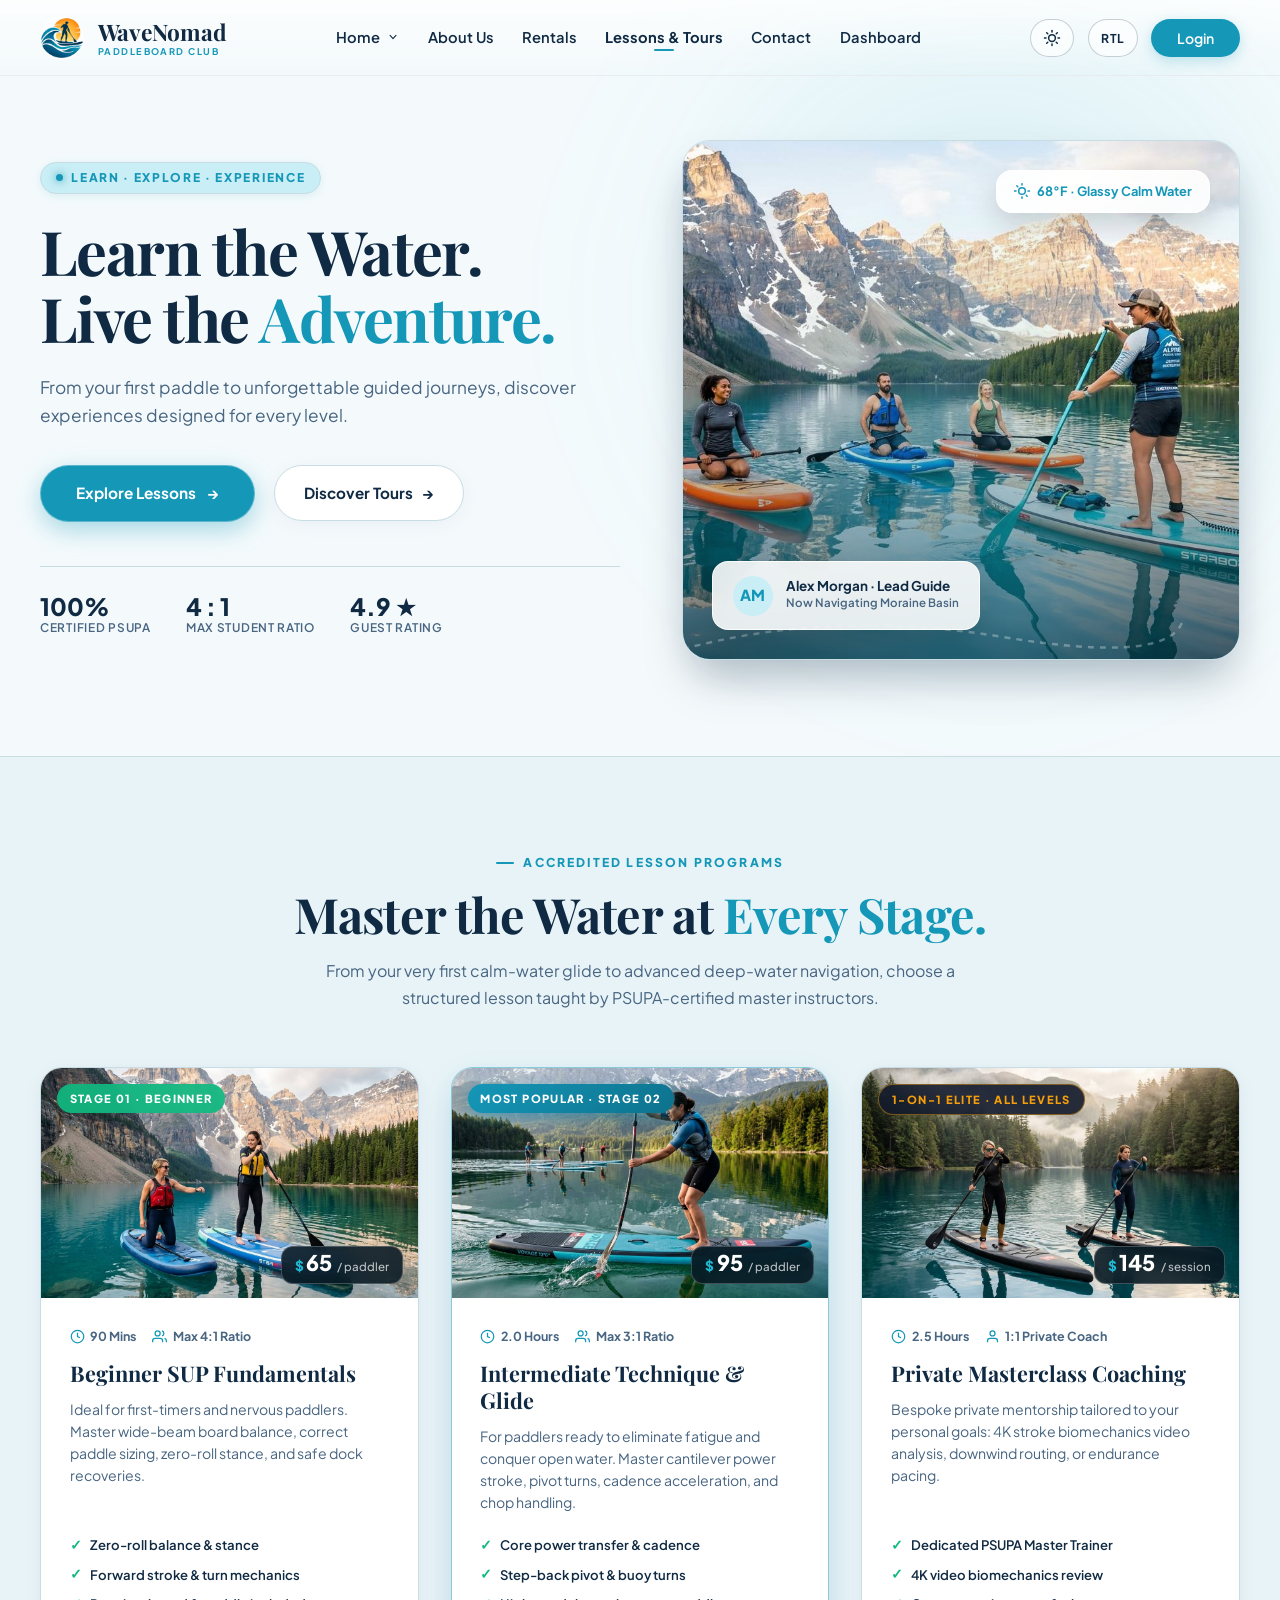
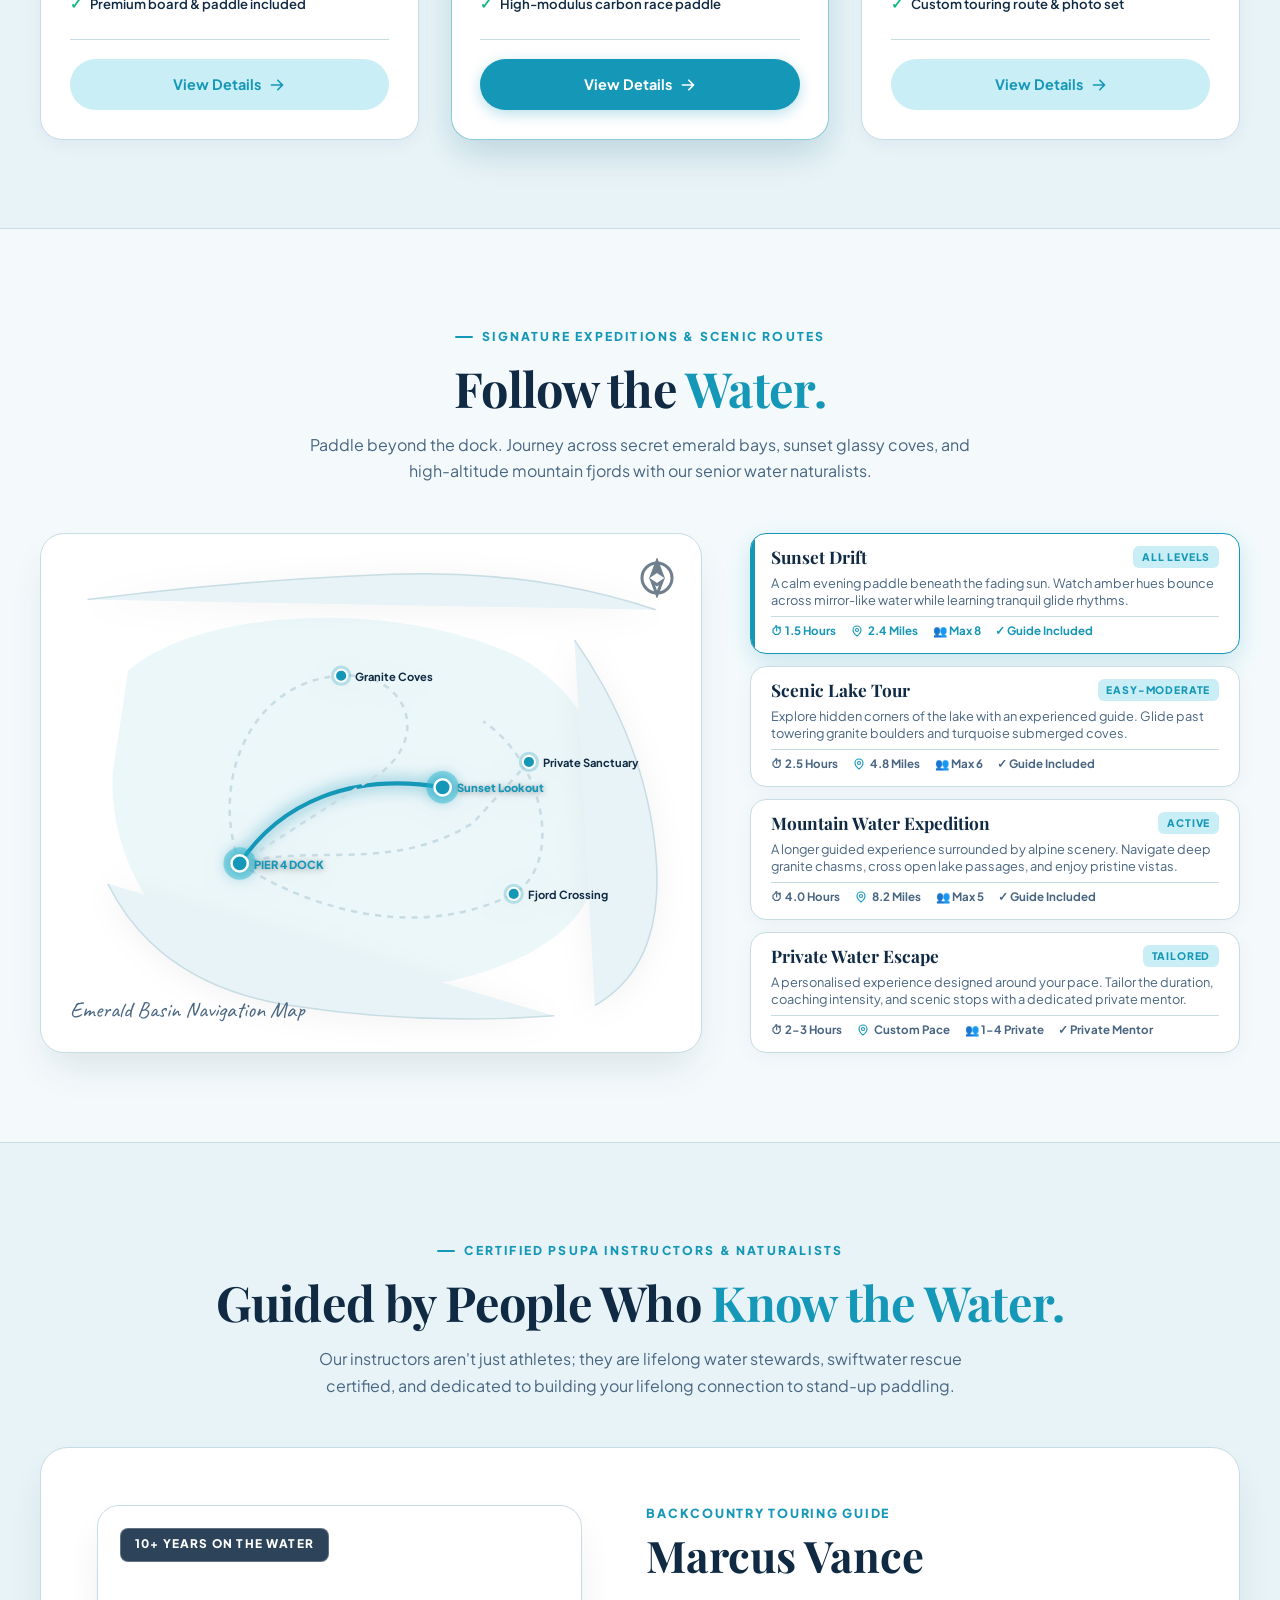
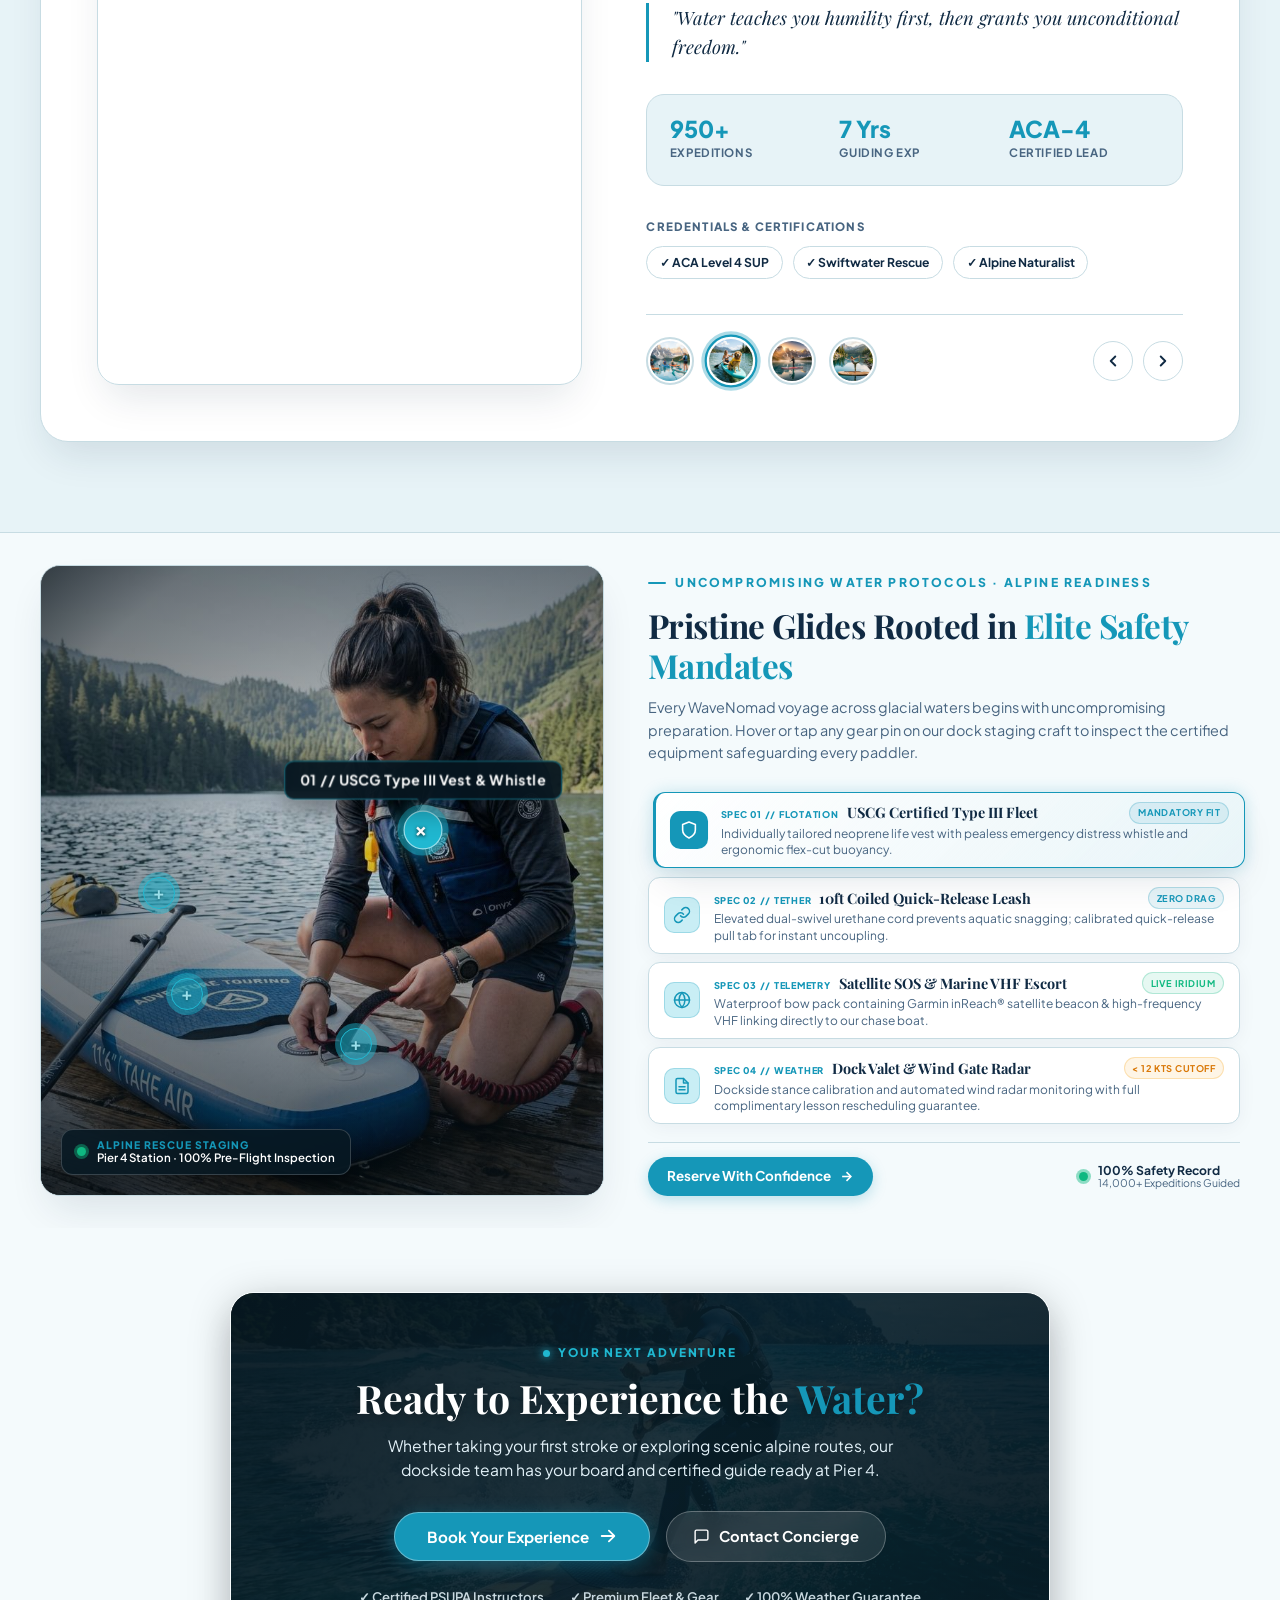
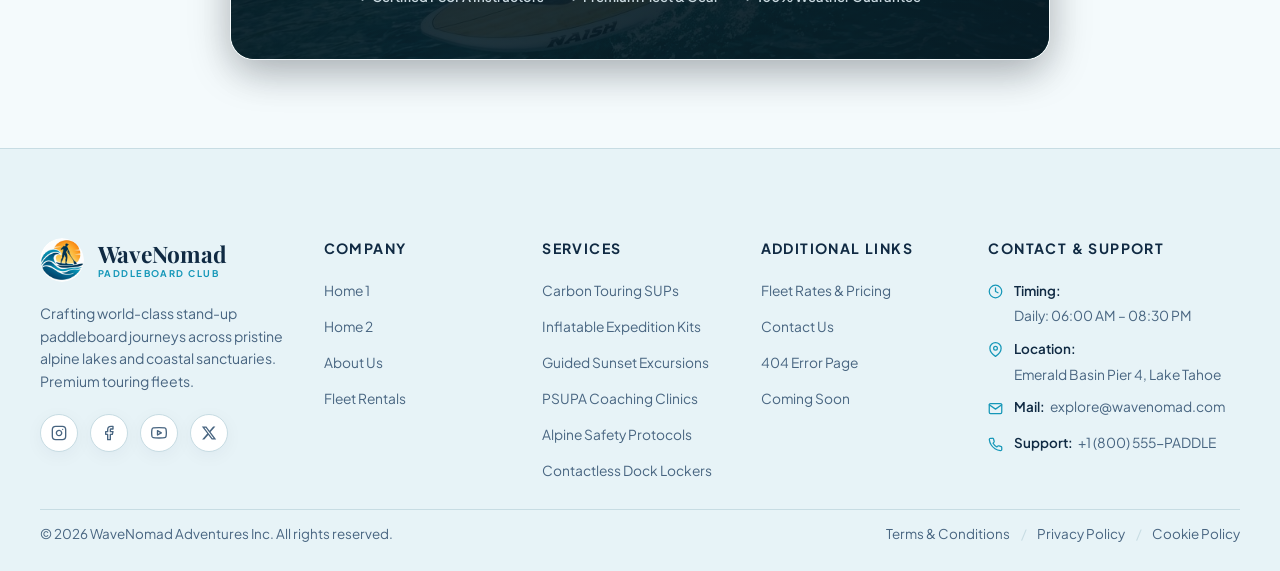
<file: lessons.html>
<!DOCTYPE html>
<html lang="en">

<head>
  <meta charset="UTF-8">
  <meta name="viewport" content="width=device-width, initial-scale=1.0">
  <title>Lessons &amp; Guided Tours | WaveNomad Stand-Up Paddleboards</title>
  <meta name="description"
    content="Experience certified stand-up paddleboard lessons, progressive skills coaching, and scenic guided tours on pristine alpine waters with WaveNomad. Learn the water. Live the adventure.">
  <meta name="theme-color" content="#1597B8">

  <link rel="icon" type="image/png" href="assets/images/favicon.png">
  <link rel="apple-touch-icon" href="assets/images/logo.png">

  <link rel="preconnect" href="https://fonts.googleapis.com">
  <link rel="preconnect" href="https://fonts.gstatic.com" crossorigin>
  <link
    href="https://fonts.googleapis.com/css2?family=Caveat:wght@600;700&family=Playfair+Display:ital,wght@0,500;0,600;0,700;1,600&family=Plus+Jakarta+Sans:wght@300;400;500;600;700;800&display=swap"
    rel="stylesheet">

  <link rel="stylesheet" href="style.css">
  <link rel="stylesheet" href="lessons.css">
</head>

<body class="lessons-page-body">

  <header class="site-header" id="site-header">
    <div class="header-container">

      <a href="index.html" class="brand-link" id="brand-logo" aria-label="WaveNomad Home">
        <div class="brand-emblem-circle">
          <img src="assets/images/logo.png" alt="WaveNomad Logo" class="brand-emblem-img">
        </div>
        <div class="brand-text-group">
          <span class="brand-name">WaveNomad</span>
          <span class="brand-tagline">PADDLEBOARD CLUB</span>
        </div>
      </a>

      <nav aria-label="Main Navigation">
        <ul class="nav-menu" id="nav-menu">

          <li class="nav-item dropdown" id="home-dropdown-item">
            <a href="index.html" class="nav-link" id="home-dropdown-btn" aria-haspopup="true" aria-expanded="false">
              <span>Home</span>
              <svg class="dropdown-caret" viewBox="0 0 20 20" fill="currentColor" aria-hidden="true">
                <path fill-rule="evenodd"
                  d="M5.23 7.21a.75.75 0 011.06.02L10 11.168l3.71-3.938a.75.75 0 111.08 1.04l-4.25 4.5a.75.75 0 01-1.08 0l-4.25-4.5a.75.75 0 01.02-1.06z"
                  clip-rule="evenodd" />
              </svg>
            </a>
            <ul class="dropdown-menu" id="home-dropdown-menu">
              <li>
                <a href="index.html" class="dropdown-link" id="home1-option">
                  <div class="dropdown-title">
                    <span>Home 1: Classic</span>
                    <span class="dropdown-badge"
                      style="background: rgba(16, 42, 67, 0.08); color: var(--secondary-text);">Explore</span>
                  </div>
                  <span class="dropdown-desc">Crisp morning light &amp; turquoise waters</span>
                </a>
              </li>
              <li>
                <a href="home2.html" class="dropdown-link" id="home2-option">
                  <div class="dropdown-title">
                    <span>Home 2: Premium</span>
                    <span class="dropdown-badge"
                      style="background: rgba(16, 42, 67, 0.08); color: var(--secondary-text);">Explore</span>
                  </div>
                  <span class="dropdown-desc">Cinematic evening golden-hour glow</span>
                </a>
              </li>
            </ul>
          </li>

          <li class="nav-item">
            <a href="about.html" class="nav-link" id="nav-about-link">About Us</a>
          </li>

          <li class="nav-item">
            <a href="rentals.html" class="nav-link" id="nav-rentals-link">Rentals</a>
          </li>

          <li class="nav-item">
            <a href="lessons.html" class="nav-link active" id="nav-lessons-link" aria-current="page">Lessons &amp;
              Tours</a>
          </li>

          <li class="nav-item">
            <a href="contact.html" class="nav-link" id="nav-contact-link">Contact</a>
          </li>

          <li class="nav-item">
            <a href="dashboard.html" class="nav-link" id="nav-dashboard-link">Dashboard</a>
          </li>

          <li class="nav-item nav-item-mobile-login">
            <a href="login.html" class="nav-link nav-link-mobile-login" id="nav-mobile-login">
              <svg width="16" height="16" viewBox="0 0 24 24" fill="none" stroke="currentColor" stroke-width="2"
                stroke-linecap="round" stroke-linejoin="round">
                <path d="M15 3h4a2 2 0 0 1 2 2v14a2 2 0 0 1-2 2h-4"></path>
                <polyline points="10 17 15 12 10 7"></polyline>
                <line x1="15" y1="12" x2="3" y2="12"></line>
              </svg>
              <span>Member Login</span>
            </a>
          </li>
        </ul>
      </nav>

      <div class="header-actions">

        <button class="action-control-btn theme-pill-btn" id="theme-toggle-btn" aria-label="Toggle Light and Dark Mode"
          title="Toggle Light / Dark Mode">
          <svg id="theme-icon-sun" class="theme-icon" viewBox="0 0 24 24" fill="none" stroke="currentColor"
            stroke-width="2" stroke-linecap="round" stroke-linejoin="round">
            <circle cx="12" cy="12" r="4.5"></circle>
            <line x1="12" y1="2" x2="12" y2="4"></line>
            <line x1="12" y1="20" x2="12" y2="22"></line>
            <line x1="4.93" y1="4.93" x2="6.34" y2="6.34"></line>
            <line x1="17.66" y1="17.66" x2="19.07" y2="19.07"></line>
            <line x1="2" y1="12" x2="4" y2="12"></line>
            <line x1="20" y1="12" x2="22" y2="12"></line>
            <line x1="4.93" y1="19.07" x2="6.34" y2="17.66"></line>
            <line x1="17.66" y1="6.34" x2="19.07" y2="4.93"></line>
          </svg>
          <svg id="theme-icon-moon" class="theme-icon" style="display: none;" viewBox="0 0 24 24" fill="none"
            stroke="currentColor" stroke-width="2" stroke-linecap="round" stroke-linejoin="round">
            <path d="M21 12.79A9 9 0 1 1 11.21 3 7 7 0 0 0 21 12.79z"></path>
          </svg>
        </button>

        <button class="action-control-btn rtl-btn" id="lang-toggle-btn" aria-label="Toggle text direction"
          title="Toggle text direction">
          <span class="rtl-text-ltr">RTL</span>
          <span class="rtl-text-rtl">LTR</span>
        </button>

        <button class="btn-header-login" id="nav-login-btn" aria-label="Open Member Login">
          <span>Login</span>
        </button>

        <button class="menu-toggle" id="menu-toggle" aria-label="Toggle navigation menu" aria-expanded="false">
          <span></span>
          <span></span>
          <span></span>
        </button>

      </div>

    </div>
  </header>

  <main id="main-content">

    <section class="lessons-hero" id="hero">
      <div class="hero-ambient-glow" aria-hidden="true"></div>

      <div class="lessons-container">
        <div class="lessons-hero-grid">

          <div class="hero-copy-column">
            <div class="hero-pill-badge">
              <span class="hero-live-pulse" aria-hidden="true"></span>
              <span>LEARN · EXPLORE · EXPERIENCE</span>
            </div>

            <h1 class="hero-display-title">
              Learn the Water.<br>
              Live the <span class="section-headline-accent">Adventure.</span>
            </h1>

            <p class="hero-subtext">
              From your first paddle to unforgettable guided journeys, discover experiences designed for every level.
            </p>

            <div class="hero-actions-group">
              <a href="#progression" class="cta-btn-primary" id="hero-explore-lessons-btn">
                <span>Explore Lessons</span>
                <span aria-hidden="true">→</span>
              </a>
              <a href="#tours" class="cta-btn-secondary" id="hero-discover-tours-btn">
                <span>Discover Tours</span>
                <span aria-hidden="true">→</span>
              </a>
            </div>

            <div class="hero-stats-band">
              <div class="hero-stat-item">
                <span class="hero-stat-num">100%</span>
                <span class="hero-stat-label">Certified PSUPA</span>
              </div>
              <div class="hero-stat-item">
                <span class="hero-stat-num">4 : 1</span>
                <span class="hero-stat-label">Max Student Ratio</span>
              </div>
              <div class="hero-stat-item">
                <span class="hero-stat-num">4.9 ★</span>
                <span class="hero-stat-label">Guest Rating</span>
              </div>
            </div>
          </div>

          <div class="hero-visual-stage">
            <div class="hero-main-photo-frame">
              <img src="assets/images/lessons-tour.jpg"
                alt="Lead female paddleboard instructor guiding three students across a pristine turquoise mountain lake"
                class="hero-main-img" id="hero-session-img">

              <div class="hero-water-caustic-layer" aria-hidden="true"></div>

              <div class="hero-floating-chip chip-instructor">
                <div class="chip-instructor-icon" aria-hidden="true">AM</div>
                <div class="chip-text-group">
                  <span class="chip-title">Alex Morgan · Lead Guide</span>
                  <span class="chip-sub">Now Navigating Moraine Basin</span>
                </div>
              </div>

              <div class="hero-floating-chip chip-weather">
                <span class="chip-weather-metric">
                  <svg width="16" height="16" viewBox="0 0 24 24" fill="none" stroke="currentColor" stroke-width="2.2"
                    stroke-linecap="round" stroke-linejoin="round" aria-hidden="true">
                    <circle cx="12" cy="12" r="5"></circle>
                    <line x1="12" y1="1" x2="12" y2="3"></line>
                    <line x1="12" y1="21" x2="12" y2="23"></line>
                    <line x1="4.22" y1="4.22" x2="5.64" y2="5.64"></line>
                    <line x1="18.36" y1="18.36" x2="19.78" y2="19.78"></line>
                    <line x1="1" y1="12" x2="3" y2="12"></line>
                    <line x1="21" y1="12" x2="23" y2="12"></line>
                  </svg>
                  68°F · Glassy Calm Water
                </span>
              </div>

              <svg class="hero-svg-trail" viewBox="0 0 500 60" preserveAspectRatio="none" aria-hidden="true">
                <path d="M 0,50 Q 150,10 320,38 T 500,20" fill="none" stroke="rgba(255,255,255,0.4)" stroke-width="2.5"
                  stroke-dasharray="6 6" />
              </svg>
            </div>
          </div>

        </div>
      </div>
    </section>

    <section class="lessons-section-wrap alt-bg lessons-catalog-section" id="progression">
      <div class="lessons-container">

        <div class="lessons-catalog-header text-center">
          <span class="section-tag-eyebrow">ACCREDITED LESSON PROGRAMS</span>
          <h2 class="lessons-headline">Master the Water at <span class="section-headline-accent">Every Stage.</span>
          </h2>
          <p class="lessons-lead-desc">
            From your very first calm-water glide to advanced deep-water navigation, choose a structured lesson taught
            by PSUPA-certified master instructors.
          </p>
        </div>

        <div class="lessons-card-grid">

          <article class="lesson-program-card" id="lesson-card-beginner">
            <div class="lesson-card-media">
              <img src="assets/images/lesson-beginner-hero.jpg" alt="Beginner paddler learning balance on calm water"
                class="lesson-card-img" loading="lazy">
              <span class="lesson-card-badge badge-beginner">STAGE 01 · BEGINNER</span>
              <div class="lesson-card-price-pill">
                <span class="price-currency">$</span><span class="price-val">65</span><span class="price-unit">/
                  paddler</span>
              </div>
            </div>

            <div class="lesson-card-body">
              <div class="lesson-card-meta-strip">
                <span class="meta-item">
                  <svg width="15" height="15" viewBox="0 0 24 24" fill="none" stroke="currentColor" stroke-width="2">
                    <circle cx="12" cy="12" r="10"></circle>
                    <polyline points="12 6 12 12 16 14"></polyline>
                  </svg>
                  90 Mins
                </span>
                <span class="meta-item">
                  <svg width="15" height="15" viewBox="0 0 24 24" fill="none" stroke="currentColor" stroke-width="2">
                    <path d="M17 21v-2a4 4 0 0 0-4-4H5a4 4 0 0 0-4 4v2"></path>
                    <circle cx="9" cy="7" r="4"></circle>
                    <path d="M23 21v-2a4 4 0 0 0-3-3.87"></path>
                    <path d="M16 3.13a4 4 0 0 1 0 7.75"></path>
                  </svg>
                  Max 4:1 Ratio
                </span>
              </div>

              <h3 class="lesson-card-title">Beginner SUP Fundamentals</h3>
              <p class="lesson-card-desc">
                Ideal for first-timers and nervous paddlers. Master wide-beam board balance, correct paddle sizing,
                zero-roll stance, and safe dock recoveries.
              </p>

              <ul class="lesson-card-features">
                <li><span class="feat-check">✓</span> Zero-roll balance &amp; stance</li>
                <li><span class="feat-check">✓</span> Forward stroke &amp; turn mechanics</li>
                <li><span class="feat-check">✓</span> Premium board &amp; paddle included</li>
              </ul>

              <div class="lesson-card-footer">
                <a href="lessons-details.html?lesson=beginner" class="lesson-view-btn" id="btn-view-beginner">
                  <span>View Details</span>
                  <svg width="16" height="16" viewBox="0 0 20 20" fill="currentColor" class="btn-arrow"
                    aria-hidden="true">
                    <path fill-rule="evenodd"
                      d="M10.293 3.293a1 1 0 011.414 0l6 6a1 1 0 010 1.414l-6 6a1 1 0 01-1.414-1.414L14.586 11H3a1 1 0 110-2h11.586l-4.293-4.293a1 1 0 010-1.414z"
                      clip-rule="evenodd" />
                  </svg>
                </a>
              </div>
            </div>
          </article>

          <article class="lesson-program-card featured" id="lesson-card-intermediate">
            <div class="lesson-card-media">
              <img src="assets/images/lesson-intermediate-hero.jpg" alt="Intermediate paddler executing dynamic turn"
                class="lesson-card-img" loading="lazy">
              <span class="lesson-card-badge badge-popular">MOST POPULAR · STAGE 02</span>
              <div class="lesson-card-price-pill">
                <span class="price-currency">$</span><span class="price-val">95</span><span class="price-unit">/
                  paddler</span>
              </div>
            </div>

            <div class="lesson-card-body">
              <div class="lesson-card-meta-strip">
                <span class="meta-item">
                  <svg width="15" height="15" viewBox="0 0 24 24" fill="none" stroke="currentColor" stroke-width="2">
                    <circle cx="12" cy="12" r="10"></circle>
                    <polyline points="12 6 12 12 16 14"></polyline>
                  </svg>
                  2.0 Hours
                </span>
                <span class="meta-item">
                  <svg width="15" height="15" viewBox="0 0 24 24" fill="none" stroke="currentColor" stroke-width="2">
                    <path d="M17 21v-2a4 4 0 0 0-4-4H5a4 4 0 0 0-4 4v2"></path>
                    <circle cx="9" cy="7" r="4"></circle>
                    <path d="M23 21v-2a4 4 0 0 0-3-3.87"></path>
                    <path d="M16 3.13a4 4 0 0 1 0 7.75"></path>
                  </svg>
                  Max 3:1 Ratio
                </span>
              </div>

              <h3 class="lesson-card-title">Intermediate Technique &amp; Glide</h3>
              <p class="lesson-card-desc">
                For paddlers ready to eliminate fatigue and conquer open water. Master cantilever power stroke, pivot
                turns, cadence acceleration, and chop handling.
              </p>

              <ul class="lesson-card-features">
                <li><span class="feat-check">✓</span> Core power transfer &amp; cadence</li>
                <li><span class="feat-check">✓</span> Step-back pivot &amp; buoy turns</li>
                <li><span class="feat-check">✓</span> High-modulus carbon race paddle</li>
              </ul>

              <div class="lesson-card-footer">
                <a href="lessons-details.html?lesson=intermediate" class="lesson-view-btn primary"
                  id="btn-view-intermediate">
                  <span>View Details</span>
                  <svg width="16" height="16" viewBox="0 0 20 20" fill="currentColor" class="btn-arrow"
                    aria-hidden="true">
                    <path fill-rule="evenodd"
                      d="M10.293 3.293a1 1 0 011.414 0l6 6a1 1 0 010 1.414l-6 6a1 1 0 01-1.414-1.414L14.586 11H3a1 1 0 110-2h11.586l-4.293-4.293a1 1 0 010-1.414z"
                      clip-rule="evenodd" />
                  </svg>
                </a>
              </div>
            </div>
          </article>

          <article class="lesson-program-card" id="lesson-card-advanced">
            <div class="lesson-card-media">
              <img src="assets/images/lesson-advanced-hero.jpg" alt="Elite paddle coaching on alpine lake"
                class="lesson-card-img" loading="lazy">
              <span class="lesson-card-badge badge-elite">1-ON-1 ELITE · ALL LEVELS</span>
              <div class="lesson-card-price-pill">
                <span class="price-currency">$</span><span class="price-val">145</span><span class="price-unit">/
                  session</span>
              </div>
            </div>

            <div class="lesson-card-body">
              <div class="lesson-card-meta-strip">
                <span class="meta-item">
                  <svg width="15" height="15" viewBox="0 0 24 24" fill="none" stroke="currentColor" stroke-width="2">
                    <circle cx="12" cy="12" r="10"></circle>
                    <polyline points="12 6 12 12 16 14"></polyline>
                  </svg>
                  2.5 Hours
                </span>
                <span class="meta-item">
                  <svg width="15" height="15" viewBox="0 0 24 24" fill="none" stroke="currentColor" stroke-width="2">
                    <path d="M20 21v-2a4 4 0 0 0-4-4H8a4 4 0 0 0-4 4v2"></path>
                    <circle cx="12" cy="7" r="4"></circle>
                  </svg>
                  1:1 Private Coach
                </span>
              </div>

              <h3 class="lesson-card-title">Private Masterclass Coaching</h3>
              <p class="lesson-card-desc">
                Bespoke private mentorship tailored to your personal goals: 4K stroke biomechanics video analysis,
                downwind routing, or endurance pacing.
              </p>

              <ul class="lesson-card-features">
                <li><span class="feat-check">✓</span> Dedicated PSUPA Master Trainer</li>
                <li><span class="feat-check">✓</span> 4K video biomechanics review</li>
                <li><span class="feat-check">✓</span> Custom touring route &amp; photo set</li>
              </ul>

              <div class="lesson-card-footer">
                <a href="lessons-details.html?lesson=advanced" class="lesson-view-btn" id="btn-view-advanced">
                  <span>View Details</span>
                  <svg width="16" height="16" viewBox="0 0 20 20" fill="currentColor" class="btn-arrow"
                    aria-hidden="true">
                    <path fill-rule="evenodd"
                      d="M10.293 3.293a1 1 0 011.414 0l6 6a1 1 0 010 1.414l-6 6a1 1 0 01-1.414-1.414L14.586 11H3a1 1 0 110-2h11.586l-4.293-4.293a1 1 0 010-1.414z"
                      clip-rule="evenodd" />
                  </svg>
                </a>
              </div>
            </div>
          </article>

        </div>

      </div>
    </section>

    <section class="lessons-section-wrap tours-section" id="tours">
      <div class="lessons-container">

        <div class="tours-header-wrap text-center">
          <span class="section-tag-eyebrow">SIGNATURE EXPEDITIONS &amp; SCENIC ROUTES</span>
          <h2 class="lessons-headline">Follow the <span class="section-headline-accent">Water.</span></h2>
          <p class="lessons-lead-desc">
            Paddle beyond the dock. Journey across secret emerald bays, sunset glassy coves, and high-altitude mountain
            fjords with our senior water naturalists.
          </p>
        </div>

        <div class="tours-layout-grid">

          <div class="tours-map-canvas" id="tours-map-canvas">

            <svg class="map-svg-art" viewBox="0 0 600 460" fill="none" xmlns="http://www.w3.org/2000/svg"
              aria-label="Interactive Lake Tahoe Route Topography">

              <path class="map-water-body"
                d="M 60,110 C 130,50 310,40 430,90 C 530,130 560,250 510,340 C 470,410 320,440 210,420 C 90,400 40,290 45,210 Z" />

              <path class="map-contour-land" d="M 20,40 Q 180,20 320,15 T 580,50" />
              <path class="map-contour-land" d="M 500,80 Q 570,180 580,290 T 520,440" />
              <path class="map-contour-land" d="M 40,320 Q 90,420 220,440 T 480,450" />

              <path class="route-path-line active" data-tour="sunset" id="svg-route-sunset"
                d="M 170,300 C 210,240 280,210 370,225" />

              <path class="route-path-line" data-tour="scenic" id="svg-route-scenic"
                d="M 170,300 C 140,220 180,120 270,115 C 330,110 360,170 310,210 Z" />

              <path class="route-path-line" data-tour="expedition" id="svg-route-expedition"
                d="M 170,300 C 230,340 340,380 440,330 C 490,300 470,200 410,160" />

              <path class="route-path-line" data-tour="private" id="svg-route-private"
                d="M 170,300 C 240,280 320,310 400,260 T 455,200" />

              <g class="map-waypoint-marker active" data-tour="base" transform="translate(170, 300)">
                <circle class="marker-outer-ring" cx="0" cy="0" r="10"></circle>
                <circle class="marker-core" cx="0" cy="0" r="6"></circle>
                <text x="14" y="5" font-family="'Plus Jakarta Sans', sans-serif" font-size="11" font-weight="800"
                  fill="currentColor">PIER 4 DOCK</text>
              </g>

              <g class="map-waypoint-marker active" data-tour="sunset" transform="translate(370, 225)">
                <circle class="marker-outer-ring" cx="0" cy="0" r="10"></circle>
                <circle class="marker-core" cx="0" cy="0" r="6"></circle>
                <text x="14" y="5" font-family="'Plus Jakarta Sans', sans-serif" font-size="11" font-weight="700"
                  fill="currentColor">Sunset Lookout</text>
              </g>

              <g class="map-waypoint-marker" data-tour="scenic" transform="translate(270, 115)">
                <circle class="marker-outer-ring" cx="0" cy="0" r="10"></circle>
                <circle class="marker-core" cx="0" cy="0" r="6"></circle>
                <text x="14" y="5" font-family="'Plus Jakarta Sans', sans-serif" font-size="11" font-weight="700"
                  fill="currentColor">Granite Coves</text>
              </g>

              <g class="map-waypoint-marker" data-tour="expedition" transform="translate(440, 330)">
                <circle class="marker-outer-ring" cx="0" cy="0" r="10"></circle>
                <circle class="marker-core" cx="0" cy="0" r="6"></circle>
                <text x="14" y="5" font-family="'Plus Jakarta Sans', sans-serif" font-size="11" font-weight="700"
                  fill="currentColor">Fjord Crossing</text>
              </g>

              <g class="map-waypoint-marker" data-tour="private" transform="translate(455, 200)">
                <circle class="marker-outer-ring" cx="0" cy="0" r="10"></circle>
                <circle class="marker-core" cx="0" cy="0" r="6"></circle>
                <text x="14" y="5" font-family="'Plus Jakarta Sans', sans-serif" font-size="11" font-weight="700"
                  fill="currentColor">Private Sanctuary</text>
              </g>

            </svg>

            <div class="map-compass-emblem" aria-hidden="true">
              <svg width="40" height="40" viewBox="0 0 24 24" fill="none" stroke="currentColor" stroke-width="1.8">
                <polygon points="12 2 15 10 12 8 9 10 12 2" fill="currentColor"></polygon>
                <polygon points="12 22 15 14 12 16 9 14 12 22" fill="none"></polygon>
                <circle cx="12" cy="12" r="9"></circle>
              </svg>
            </div>
            <div class="map-lake-label">Emerald Basin Navigation Map</div>

          </div>

          <div class="tours-card-stack" role="tablist" aria-label="Guided Tour Options">

            <div class="tour-route-card active" data-tour="sunset" role="tab" aria-selected="true" tabindex="0">
              <div class="tour-card-header">
                <h3 class="tour-card-title">Sunset Drift</h3>
                <span class="tour-difficulty-pill">All Levels</span>
              </div>
              <p class="tour-card-desc">
                A calm evening paddle beneath the fading sun. Watch amber hues bounce across mirror-like water while
                learning
                tranquil glide rhythms.
              </p>
              <div class="tour-card-metrics">
                <span class="metric-pill-item">⏱ 1.5 Hours</span>
                <span class="metric-pill-item"><svg class="metric-icon" width="13" height="13" viewBox="0 0 24 24"
                    fill="none" stroke="currentColor" stroke-width="2.2" stroke-linecap="round" stroke-linejoin="round"
                    aria-hidden="true">
                    <path d="M20 10c0 6-8 12-8 12s-8-6-8-12a8 8 0 0 1 16 0Z"></path>
                    <circle cx="12" cy="10" r="3"></circle>
                  </svg> 2.4 Miles</span>
                <span class="metric-pill-item">👥 Max 8</span>
                <span class="metric-pill-item">✓ Guide Included</span>
              </div>
            </div>

            <div class="tour-route-card" data-tour="scenic" role="tab" aria-selected="false" tabindex="0">
              <div class="tour-card-header">
                <h3 class="tour-card-title">Scenic Lake Tour</h3>
                <span class="tour-difficulty-pill">Easy-Moderate</span>
              </div>
              <p class="tour-card-desc">
                Explore hidden corners of the lake with an experienced guide. Glide past towering granite boulders and
                turquoise submerged coves.
              </p>
              <div class="tour-card-metrics">
                <span class="metric-pill-item">⏱ 2.5 Hours</span>
                <span class="metric-pill-item"><svg class="metric-icon" width="13" height="13" viewBox="0 0 24 24"
                    fill="none" stroke="currentColor" stroke-width="2.2" stroke-linecap="round" stroke-linejoin="round"
                    aria-hidden="true">
                    <path d="M20 10c0 6-8 12-8 12s-8-6-8-12a8 8 0 0 1 16 0Z"></path>
                    <circle cx="12" cy="10" r="3"></circle>
                  </svg> 4.8 Miles</span>
                <span class="metric-pill-item">👥 Max 6</span>
                <span class="metric-pill-item">✓ Guide Included</span>
              </div>
            </div>

            <div class="tour-route-card" data-tour="expedition" role="tab" aria-selected="false" tabindex="0">
              <div class="tour-card-header">
                <h3 class="tour-card-title">Mountain Water Expedition</h3>
                <span class="tour-difficulty-pill">Active</span>
              </div>
              <p class="tour-card-desc">
                A longer guided experience surrounded by alpine scenery. Navigate deep granite chasms, cross open lake
                passages, and enjoy pristine vistas.
              </p>
              <div class="tour-card-metrics">
                <span class="metric-pill-item">⏱ 4.0 Hours</span>
                <span class="metric-pill-item"><svg class="metric-icon" width="13" height="13" viewBox="0 0 24 24"
                    fill="none" stroke="currentColor" stroke-width="2.2" stroke-linecap="round" stroke-linejoin="round"
                    aria-hidden="true">
                    <path d="M20 10c0 6-8 12-8 12s-8-6-8-12a8 8 0 0 1 16 0Z"></path>
                    <circle cx="12" cy="10" r="3"></circle>
                  </svg> 8.2 Miles</span>
                <span class="metric-pill-item">👥 Max 5</span>
                <span class="metric-pill-item">✓ Guide Included</span>
              </div>
            </div>

            <div class="tour-route-card" data-tour="private" role="tab" aria-selected="false" tabindex="0">
              <div class="tour-card-header">
                <h3 class="tour-card-title">Private Water Escape</h3>
                <span class="tour-difficulty-pill">Tailored</span>
              </div>
              <p class="tour-card-desc">
                A personalised experience designed around your pace. Tailor the duration, coaching intensity, and scenic
                stops
                with a dedicated private mentor.
              </p>
              <div class="tour-card-metrics">
                <span class="metric-pill-item">⏱ 2-3 Hours</span>
                <span class="metric-pill-item"><svg class="metric-icon" width="13" height="13" viewBox="0 0 24 24"
                    fill="none" stroke="currentColor" stroke-width="2.2" stroke-linecap="round" stroke-linejoin="round"
                    aria-hidden="true">
                    <path d="M20 10c0 6-8 12-8 12s-8-6-8-12a8 8 0 0 1 16 0Z"></path>
                    <circle cx="12" cy="10" r="3"></circle>
                  </svg> Custom Pace</span>
                <span class="metric-pill-item">👥 1-4 Private</span>
                <span class="metric-pill-item">✓ Private Mentor</span>
              </div>
            </div>

          </div>

        </div>

      </div>
    </section>

    <section class="lessons-section-wrap alt-bg guides-section" id="guides">
      <div class="lessons-container">

        <div class="text-center">
          <span class="section-tag-eyebrow">CERTIFIED PSUPA INSTRUCTORS &amp; NATURALISTS</span>
          <h2 class="lessons-headline">Guided by People Who <span class="section-headline-accent">Know the Water.</span>
          </h2>
          <p class="lessons-lead-desc">
            Our instructors aren't just athletes; they are lifelong water stewards, swiftwater rescue certified, and
            dedicated to building your lifelong connection to stand-up paddling.
          </p>
        </div>

        <div class="guides-carousel-container" id="guides-showcase">

          <div class="guide-portrait-column">
            <div class="guide-portrait-frame">
              <img src="assets/images/lessons-tour.jpg" alt="Alex Morgan — Lead Paddle Instructor"
                class="guide-portrait-img" id="guide-portrait-img">
              <span class="guide-exp-badge" id="guide-exp-badge">12+ Years On The Water</span>
            </div>
          </div>

          <div class="guide-bio-column">
            <span class="guide-role-title" id="guide-role-title">Lead Paddle Instructor</span>
            <h3 class="guide-name" id="guide-name">Alex Morgan</h3>

            <div class="guide-quote-box">
              <p class="guide-quote-text" id="guide-quote-text">
                "The best part isn't learning to stand. It's discovering what happens once you start moving."
              </p>
            </div>

            <div class="guide-stats-grid">
              <div class="guide-stat-box">
                <span class="guide-stat-value" id="guide-stat-1">1,200+</span>
                <span class="guide-stat-label" id="guide-stat-1-lab">Sessions Guided</span>
              </div>
              <div class="guide-stat-box">
                <span class="guide-stat-value" id="guide-stat-2">8+ Yrs</span>
                <span class="guide-stat-label" id="guide-stat-2-lab">Teaching Exp</span>
              </div>
              <div class="guide-stat-box">
                <span class="guide-stat-value" id="guide-stat-3">100%</span>
                <span class="guide-stat-label" id="guide-stat-3-lab">Safety Record</span>
              </div>
            </div>

            <div class="guide-certs-wrap">
              <span class="certs-label">Credentials &amp; Certifications</span>
              <div class="certs-pill-list" id="guide-certs-list">
                <span class="cert-pill">✓ PSUPA Master Instructor</span>
                <span class="cert-pill">✓ Open Water Guide</span>
                <span class="cert-pill">✓ Wilderness First Aid</span>
              </div>
            </div>

            <div class="guides-carousel-controls">
              <div class="guide-thumbs-list" role="tablist" aria-label="Select Instructor">
                <button class="guide-avatar-btn active" title="Alex Morgan" data-index="0">
                  <img src="assets/images/lessons-tour.jpg" alt="Alex Morgan thumbnail">
                </button>
                <button class="guide-avatar-btn" title="Marcus Vance" data-index="1">
                  <img src="assets/images/moment-dog-pilot.jpg" alt="Marcus Vance thumbnail">
                </button>
                <button class="guide-avatar-btn" title="Elena Rostova" data-index="2">
                  <img src="assets/images/moment-sunrise-glide.jpg" alt="Elena Rostova thumbnail">
                </button>
                <button class="guide-avatar-btn" title="Maya Lin" data-index="3">
                  <img src="assets/images/moment-sup-yoga.jpg" alt="Maya Lin thumbnail">
                </button>
              </div>

              <div class="guide-arrow-btns">
                <button class="guide-nav-arrow" id="guide-prev-btn" aria-label="Previous Instructor">
                  <svg width="18" height="18" viewBox="0 0 24 24" fill="none" stroke="currentColor" stroke-width="2.5"
                    stroke-linecap="round" stroke-linejoin="round">
                    <polyline points="15 18 9 12 15 6"></polyline>
                  </svg>
                </button>
                <button class="guide-nav-arrow" id="guide-next-btn" aria-label="Next Instructor">
                  <svg width="18" height="18" viewBox="0 0 24 24" fill="none" stroke="currentColor" stroke-width="2.5"
                    stroke-linecap="round" stroke-linejoin="round">
                    <polyline points="9 18 15 12 9 6"></polyline>
                  </svg>
                </button>
              </div>
            </div>

          </div>

        </div>

      </div>
    </section>

    <section class="lessons-section-wrap safety-standards-section" id="safety" data-section="safety">
      <div class="lessons-container">
        <div class="safety-lessons-grid">

          <div class="safety-interactive-stage" aria-label="Interactive Alpine safety tools and equipment">
            <div class="safety-equipment-frame">
              <img src="assets/images/safety-protocol-gear.jpg"
                alt="WaveNomad alpine safety gear and equipment inspection on dock"
                class="safety-equipment-img" loading="lazy">
              <div class="safety-equipment-vignette"></div>

              <div class="safety-hotspot-pin pin-vest active" style="top: 42%; left: 68%;"
                data-tool="vest" role="button" tabindex="0"
                aria-label="USCG Type III Neoprene Life Vest Hotspot">
                <span class="hotspot-pulse"></span>
                <span class="hotspot-dot">+</span>
                <span class="hotspot-tooltip">01 // USCG Type III Vest &amp; Whistle</span>
              </div>

              <div class="safety-hotspot-pin pin-leash" style="top: 76%; left: 56%;"
                data-tool="leash" role="button" tabindex="0"
                aria-label="Coiled Ankle Safety Leash Hotspot">
                <span class="hotspot-pulse"></span>
                <span class="hotspot-dot">+</span>
                <span class="hotspot-tooltip">02 // Coiled Quick-Release Leash</span>
              </div>

              <div class="safety-hotspot-pin pin-drybag" style="top: 52%; left: 21%;"
                data-tool="drybag" role="button" tabindex="0"
                aria-label="Waterproof Deck Bag & Satellite SOS Hotspot">
                <span class="hotspot-pulse"></span>
                <span class="hotspot-dot">+</span>
                <span class="hotspot-tooltip">03 // Waterproof Dry Bag &amp; SOS</span>
              </div>

              <div class="safety-hotspot-pin pin-paddle" style="top: 68%; left: 26%;"
                data-tool="paddle" role="button" tabindex="0"
                aria-label="Carbon Paddle & Stance Calibration Hotspot">
                <span class="hotspot-pulse"></span>
                <span class="hotspot-dot">+</span>
                <span class="hotspot-tooltip">04 // Carbon Blade &amp; Calibration</span>
              </div>

              <div class="safety-stage-badge">
                <div class="stage-beacon-dot"></div>
                <div class="stage-text-stack">
                  <span class="stage-badge-name">ALPINE RESCUE STAGING</span>
                  <span class="stage-badge-sub">Pier 4 Station &middot; 100% Pre-Flight Inspection</span>
                </div>
              </div>
            </div>
          </div>

          <div class="safety-interactive-content">
            <div class="safety-lessons-header-group">
              <span class="section-tag-eyebrow">UNCOMPROMISING WATER PROTOCOLS &middot; ALPINE READINESS</span>
              <h2 class="lessons-headline">Pristine Glides Rooted in <span class="section-headline-accent">Elite Safety Mandates</span></h2>
              <p class="lessons-lead-desc safety-lessons-lead">
                Every WaveNomad voyage across glacial waters begins with uncompromising preparation. Hover or tap any gear pin on our dock staging craft to inspect the certified equipment safeguarding every paddler.
              </p>
            </div>

            <div class="safety-tool-cards-stack">

              <div class="safety-tool-card active" data-tool="vest" id="card-tool-vest" role="button" tabindex="0">
                <div class="tool-card-icon-box" aria-hidden="true">
                  <svg width="18" height="18" viewBox="0 0 24 24" fill="none" stroke="currentColor" stroke-width="2" stroke-linecap="round" stroke-linejoin="round">
                    <path d="M12 22s8-4 8-10V5l-8-3-8 3v7c0 6 8 10 8 10z"/>
                  </svg>
                </div>
                <div class="tool-card-body">
                  <div class="tool-card-top-line">
                    <div class="tool-title-group">
                      <span class="tool-code-tag">SPEC 01 // FLOTATION</span>
                      <h3 class="tool-card-title">USCG Certified Type III Fleet</h3>
                    </div>
                    <span class="pillar-tag">Mandatory Fit</span>
                  </div>
                  <p class="tool-card-desc">Individually tailored neoprene life vest with pealess emergency distress whistle and ergonomic flex-cut buoyancy.</p>
                </div>
              </div>

              <div class="safety-tool-card" data-tool="leash" id="card-tool-leash" role="button" tabindex="0">
                <div class="tool-card-icon-box" aria-hidden="true">
                  <svg width="18" height="18" viewBox="0 0 24 24" fill="none" stroke="currentColor" stroke-width="2" stroke-linecap="round" stroke-linejoin="round">
                    <path d="M10 13a5 5 0 0 0 7.54.54l3-3a5 5 0 0 0-7.07-7.07l-1.72 1.71"/>
                    <path d="M14 11a5 5 0 0 0-7.54-.54l-3 3a5 5 0 0 0 7.07 7.07l1.71-1.71"/>
                  </svg>
                </div>
                <div class="tool-card-body">
                  <div class="tool-card-top-line">
                    <div class="tool-title-group">
                      <span class="tool-code-tag">SPEC 02 // TETHER</span>
                      <h3 class="tool-card-title">10ft Coiled Quick-Release Leash</h3>
                    </div>
                    <span class="pillar-tag">Zero Drag</span>
                  </div>
                  <p class="tool-card-desc">Elevated dual-swivel urethane cord prevents aquatic snagging; calibrated quick-release pull tab for instant uncoupling.</p>
                </div>
              </div>

              <div class="safety-tool-card" data-tool="drybag" id="card-tool-drybag" role="button" tabindex="0">
                <div class="tool-card-icon-box" aria-hidden="true">
                  <svg width="18" height="18" viewBox="0 0 24 24" fill="none" stroke="currentColor" stroke-width="2" stroke-linecap="round" stroke-linejoin="round">
                    <circle cx="12" cy="12" r="10"/>
                    <line x1="2" y1="12" x2="22" y2="12"/>
                    <path d="M12 2a15.3 15.3 0 0 1 4 10 15.3 15.3 0 0 1-4 10 15.3 15.3 0 0 1-4-10 15.3 15.3 0 0 1 4-10z"/>
                  </svg>
                </div>
                <div class="tool-card-body">
                  <div class="tool-card-top-line">
                    <div class="tool-title-group">
                      <span class="tool-code-tag">SPEC 03 // TELEMETRY</span>
                      <h3 class="tool-card-title">Satellite SOS &amp; Marine VHF Escort</h3>
                    </div>
                    <span class="pillar-tag telemetry-tag">Live Iridium</span>
                  </div>
                  <p class="tool-card-desc">Waterproof bow pack containing Garmin inReach&reg; satellite beacon &amp; high-frequency VHF linking directly to our chase boat.</p>
                </div>
              </div>

              <div class="safety-tool-card" data-tool="paddle" id="card-tool-paddle" role="button" tabindex="0">
                <div class="tool-card-icon-box" aria-hidden="true">
                  <svg width="18" height="18" viewBox="0 0 24 24" fill="none" stroke="currentColor" stroke-width="2" stroke-linecap="round" stroke-linejoin="round">
                    <path d="M14 2H6a2 2 0 0 0-2 2v16a2 2 0 0 0 2 2h12a2 2 0 0 0 2-2V8z"/>
                    <polyline points="14 2 14 8 20 8"/>
                    <line x1="16" y1="13" x2="8" y2="13"/>
                    <line x1="16" y1="17" x2="8" y2="17"/>
                  </svg>
                </div>
                <div class="tool-card-body">
                  <div class="tool-card-top-line">
                    <div class="tool-title-group">
                      <span class="tool-code-tag">SPEC 04 // WEATHER</span>
                      <h3 class="tool-card-title">Dock Valet &amp; Wind Gate Radar</h3>
                    </div>
                    <span class="pillar-tag gate-tag">&lt; 12 kts Cutoff</span>
                  </div>
                  <p class="tool-card-desc">Dockside stance calibration and automated wind radar monitoring with full complimentary lesson rescheduling guarantee.</p>
                </div>
              </div>

            </div>

            <div class="safety-lessons-action-bar">
              <a href="#booking" class="safety-cta-btn">
                <span>Reserve With Confidence</span>
                <svg width="15" height="15" viewBox="0 0 24 24" fill="none" stroke="currentColor" stroke-width="2.5" aria-hidden="true">
                  <line x1="5" y1="12" x2="19" y2="12"></line>
                  <polyline points="12 5 19 12 12 19"></polyline>
                </svg>
              </a>
              <div class="safety-guarantee-badge">
                <span class="guarantee-beacon" aria-hidden="true"></span>
                <div class="guarantee-text">
                  <strong>100% Safety Record</strong>
                  <span>14,000+ Expeditions Guided</span>
                </div>
              </div>
            </div>
          </div>

        </div>
      </div>
    </section>

    <section class="lessons-section-wrap booking-section" id="booking">
      <div class="lessons-container">

        <div class="booking-cta-card">
          <div class="booking-cta-canvas" aria-hidden="true">
            <img src="assets/images/cta-paddleboard-waves.jpg" alt="Pristine Lake Water at Sunrise"
              class="booking-cta-bg">
            <div class="booking-cta-overlay"></div>
          </div>

          <div class="booking-cta-content">
            <span class="booking-cta-eyebrow">YOUR NEXT ADVENTURE</span>
            <h2 class="booking-cta-title">Ready to Experience the <span class="section-headline-accent">Water?</span>
            </h2>
            <p class="booking-cta-desc">
              Whether taking your first stroke or exploring scenic alpine routes, our dockside team has your board and
              certified guide ready at Pier 4.
            </p>

            <div class="booking-cta-actions">
              <button class="booking-cta-btn" id="book-experience-btn">
                <span>Book Your Experience</span>
                <svg class="btn-arrow-icon" viewBox="0 0 20 20" fill="currentColor">
                  <path fill-rule="evenodd"
                    d="M10.293 3.293a1 1 0 011.414 0l6 6a1 1 0 010 1.414l-6 6a1 1 0 01-1.414-1.414L14.586 11H3a1 1 0 110-2h11.586l-4.293-4.293a1 1 0 010-1.414z"
                    clip-rule="evenodd" />
                </svg>
              </button>

              <a href="contact.html#how-can-we-help" class="booking-secondary-btn">
                <svg width="17" height="17" viewBox="0 0 24 24" fill="none" stroke="currentColor" stroke-width="2"
                  stroke-linecap="round" stroke-linejoin="round">
                  <path d="M21 15a2 2 0 0 1-2 2H7l-4 4V5a2 2 0 0 1 2-2h14a2 2 0 0 1 2 2z"></path>
                </svg>
                <span>Contact Concierge</span>
              </a>
            </div>

            <div class="booking-cta-perks">
              <span>✓ Certified PSUPA Instructors</span>
              <span>✓ Premium Fleet &amp; Gear</span>
              <span>✓ 100% Weather Guarantee</span>
            </div>
          </div>
        </div>

      </div>
    </section>

  </main>

  <div class="lessons-modal-backdrop" id="lessons-modal" aria-hidden="true" role="dialog" aria-modal="true"
    aria-labelledby="modal-booking-title">
    <div class="lessons-modal-card">
      <button class="modal-close-btn" id="modal-close-btn" aria-label="Close modal">×</button>

      <div class="modal-header-icon" aria-hidden="true">
        <svg width="20" height="20" viewBox="0 0 24 24" fill="none" stroke="currentColor" stroke-width="2.2"
          stroke-linecap="round" stroke-linejoin="round">
          <path d="M2 12c4 0 5-3 8-3s4 3 8 3 4-3 4-3"></path>
          <path d="M2 17c4 0 5-3 8-3s4 3 8 3 4-3 4-3"></path>
        </svg>
      </div>
      <h3 class="modal-title" id="modal-booking-title">Complete Your Reservation</h3>
      <p class="modal-desc">Your water experience is held for 15 minutes. Enter your guest details to issue your digital
        pass.</p>

      <div class="modal-summary-box">
        <div>
          <span class="summary-item-label">EXPERIENCE</span>
          <div class="summary-item-val" id="modal-summary-activity">Group Lesson</div>
        </div>
        <div>
          <span class="summary-item-label">PADDLERS</span>
          <div class="summary-item-val" id="modal-summary-guests">1 Guest</div>
        </div>
        <div>
          <span class="summary-item-label">DATE &amp; TIME</span>
          <div class="summary-item-val" id="modal-summary-date">Tomorrow (10:00 AM)</div>
        </div>
        <div>
          <span class="summary-item-label">AMOUNT</span>
          <div class="summary-item-val" id="modal-summary-price">$65 USD</div>
        </div>
      </div>

      <form id="modal-booking-form">
        <div class="modal-form-group">
          <label for="lead-guest-name" class="config-label">PRIMARY GUEST NAME</label>
          <input type="text" id="lead-guest-name" class="modal-input" placeholder="e.g. Jordan Miller" required>
        </div>
        <div class="modal-form-group">
          <label for="lead-guest-email" class="config-label">EMAIL ADDRESS</label>
          <input type="email" id="lead-guest-email" class="modal-input" placeholder="jordan@example.com" required>
        </div>
        <div class="modal-form-group">
          <label for="lead-guest-phone" class="config-label">PHONE NUMBER (FOR WATER TELEMETRY UPDATES)</label>
          <input type="tel" id="lead-guest-phone" class="modal-input" placeholder="+1 (555) 000-0000" required>
        </div>
        <button type="submit" class="modal-confirm-btn">Confirm Concierge Pass</button>
      </form>
    </div>
  </div>

  <footer class="site-footer">
    <div class="footer-container">

      <div class="footer-top-grid">

        <div class="footer-brand-col">
          <a href="index.html" class="brand-link" aria-label="WaveNomad Home">
            <div class="brand-emblem-circle">
              <img src="assets/images/logo.png" alt="WaveNomad Logo" class="brand-emblem-img">
            </div>
            <div class="brand-text-group">
              <span class="brand-name">WaveNomad</span>
              <span class="brand-tagline">PADDLEBOARD CLUB</span>
            </div>
          </a>
          <p class="footer-brand-paratext">
            Crafting world-class stand-up paddleboard journeys across pristine alpine lakes and coastal sanctuaries.
            Premium touring fleets.
          </p>

          <div class="footer-brand-socials" aria-label="WaveNomad Social Networks">
            <a href="https://instagram.com" target="_blank" rel="noopener noreferrer" class="social-icon-link"
              aria-label="WaveNomad on Instagram" title="Instagram">
              <svg viewBox="0 0 24 24" fill="none" stroke="currentColor" stroke-width="2" stroke-linecap="round"
                stroke-linejoin="round">
                <rect x="2" y="2" width="20" height="20" rx="5" ry="5"></rect>
                <path d="M16 11.37A4 4 0 1 1 12.63 8 4 4 0 0 1 16 11.37z"></path>
                <line x1="17.5" y1="6.5" x2="17.51" y2="6.5"></line>
              </svg>
            </a>
            <a href="https://facebook.com" target="_blank" rel="noopener noreferrer" class="social-icon-link"
              aria-label="WaveNomad on Facebook" title="Facebook">
              <svg viewBox="0 0 24 24" fill="none" stroke="currentColor" stroke-width="2" stroke-linecap="round"
                stroke-linejoin="round">
                <path d="M18 2h-3a5 5 0 0 0-5 5v3H7v4h3v8h4v-8h3l1-4h-4V7a1 1 0 0 1 1-1h3z"></path>
              </svg>
            </a>
            <a href="https://youtube.com" target="_blank" rel="noopener noreferrer" class="social-icon-link"
              aria-label="WaveNomad on YouTube" title="YouTube">
              <svg viewBox="0 0 24 24" fill="none" stroke="currentColor" stroke-width="2" stroke-linecap="round"
                stroke-linejoin="round">
                <path
                  d="M22.54 6.42a2.78 2.78 0 0 0-1.94-2C18.88 4 12 4 12 4s-6.88 0-8.6.46a2.78 2.78 0 0 0-1.94 2A29 29 0 0 0 1 11.75a29 29 0 0 0 .46 5.33A2.78 2.78 0 0 0 3.4 19c1.72.46 8.6.46 8.6.46s6.88 0 8.6-.46a2.78 2.78 0 0 0 1.94-2 29 29 0 0 0 .46-5.25 29 29 0 0 0-.46-5.33z">
                </path>
                <polygon points="9.75 15.02 15.5 11.75 9.75 8.48 9.75 15.02"></polygon>
              </svg>
            </a>
            <a href="https://twitter.com" target="_blank" rel="noopener noreferrer" class="social-icon-link"
              aria-label="WaveNomad on X" title="X (Twitter)">
              <svg viewBox="0 0 24 24" fill="currentColor">
                <path
                  d="M18.244 2.25h3.308l-7.227 8.26 8.502 11.24H16.17l-5.214-6.817L4.99 21.75H1.68l7.73-8.835L1.254 2.25H8.08l4.713 6.231zm-1.161 17.52h1.833L7.084 4.126H5.117z" />
              </svg>
            </a>
          </div>
        </div>

        <div class="footer-nav-col">
          <h4 class="footer-col-title">Company</h4>
          <ul class="footer-links-list">
            <li><a href="index.html" class="footer-link footer-home1-trigger">Home 1</a></li>
            <li><a href="home2.html" class="footer-link footer-home2-trigger">Home 2</a></li>
            <li><a href="about.html" class="footer-link">About Us</a></li>
            <li><a href="rentals.html" class="footer-link">Fleet Rentals</a></li>
          </ul>
        </div>

        <div class="footer-nav-col">
          <h4 class="footer-col-title">Services</h4>
          <ul class="footer-links-list">
            <li><a href="rentals.html#collection" class="footer-link">Carbon Touring SUPs</a></li>
            <li><a href="rentals.html#collection" class="footer-link">Inflatable Expedition Kits</a></li>
            <li><a href="lessons.html#tours" class="footer-link">Guided Sunset Excursions</a></li>
            <li><a href="lessons.html#progression" class="footer-link">PSUPA Coaching Clinics</a></li>
            <li><a href="#safety" class="footer-link">Alpine Safety Protocols</a></li>
            <li><a href="rentals.html#collection" class="footer-link">Contactless Dock Lockers</a></li>
          </ul>
        </div>

        <div class="footer-nav-col">
          <h4 class="footer-col-title">Additional Links</h4>
          <ul class="footer-links-list">
            <li><a href="rentals.html#plans" class="footer-link footer-pricing-trigger">Fleet Rates &amp; Pricing</a>
            </li>
            <li><a href="contact.html" class="footer-link">Contact Us</a></li>
            <li><a href="404.html" class="footer-link" id="footer-link-404">404 Error Page</a></li>
            <li><a href="coming-soon.html" class="footer-link" id="footer-link-coming-soon">Coming Soon</a></li>
          </ul>
        </div>

        <div class="footer-nav-col footer-contact-col">
          <h4 class="footer-col-title">Contact &amp; Support</h4>
          <ul class="footer-links-list footer-contact-list">
            <li class="footer-contact-item">
              <svg class="contact-icon" viewBox="0 0 24 24" fill="none" stroke="currentColor" stroke-width="2"
                stroke-linecap="round" stroke-linejoin="round" aria-hidden="true">
                <circle cx="12" cy="12" r="10"></circle>
                <polyline points="12 6 12 12 16 14"></polyline>
              </svg>
              <div class="contact-text-wrap">
                <span class="contact-label">Timing:</span>
                <span class="contact-value">Daily: 06:00 AM – 08:30 PM</span>
              </div>
            </li>
            <li class="footer-contact-item">
              <svg class="contact-icon" viewBox="0 0 24 24" fill="none" stroke="currentColor" stroke-width="2"
                stroke-linecap="round" stroke-linejoin="round" aria-hidden="true">
                <path d="M21 10c0 7-9 13-9 13s-9-6-9-13a9 9 0 0 1 18 0z"></path>
                <circle cx="12" cy="10" r="3"></circle>
              </svg>
              <div class="contact-text-wrap">
                <span class="contact-label">Location:</span>
                <span class="contact-value">Emerald Basin Pier 4, Lake Tahoe</span>
              </div>
            </li>
            <li class="footer-contact-item">
              <svg class="contact-icon" viewBox="0 0 24 24" fill="none" stroke="currentColor" stroke-width="2"
                stroke-linecap="round" stroke-linejoin="round" aria-hidden="true">
                <path d="M4 4h16c1.1 0 2 .9 2 2v12c0 1.1-.9 2-2 2H4c-1.1 0-2-.9-2-2V6c0-1.1.9-2 2-2z"></path>
                <polyline points="22,6 12,13 2,6"></polyline>
              </svg>
              <div class="contact-text-wrap">
                <span class="contact-label">Mail:</span>
                <a href="mailto:explore@wavenomad.com" class="contact-link">explore@wavenomad.com</a>
              </div>
            </li>
            <li class="footer-contact-item">
              <svg class="contact-icon" viewBox="0 0 24 24" fill="none" stroke="currentColor" stroke-width="2"
                stroke-linecap="round" stroke-linejoin="round" aria-hidden="true">
                <path
                  d="M22 16.92v3a2 2 0 0 1-2.18 2 19.79 19.79 0 0 1-8.63-3.07 19.5 19.5 0 0 1-6-6 19.79 19.79 0 0 1-3.07-8.67A2 2 0 0 1 4.11 2h3a2 2 0 0 1 2 1.72 12.84 12.84 0 0 0 .7 2.81 2 2 0 0 1-.45 2.11L8.09 9.91a16 16 0 0 0 6 6l1.27-1.27a2 2 0 0 1 2.11-.45 12.84 12.84 0 0 0 2.81.7A2 2 0 0 1 22 16.92z">
                </path>
              </svg>
              <div class="contact-text-wrap">
                <span class="contact-label">Support:</span>
                <a href="tel:+18005559283" class="contact-link">+1 (800) 555-PADDLE</a>
              </div>
            </li>
          </ul>
        </div>

      </div>

      <div class="footer-bottom-bar">
        <span class="footer-legal-text">
          &copy; 2026 WaveNomad Adventures Inc. All rights reserved.
        </span>

        <div class="footer-bottom-links">
          <a href="#" class="footer-sublink">Terms &amp; Conditions</a>
          <span class="footer-sublink-sep">/</span>
          <a href="#" class="footer-sublink">Privacy Policy</a>
          <span class="footer-sublink-sep">/</span>
          <a href="#" class="footer-sublink">Cookie Policy</a>
        </div>
      </div>

    </div>
  </footer>

  <script src="lessons.js"></script>
</body>

</html>
</file>
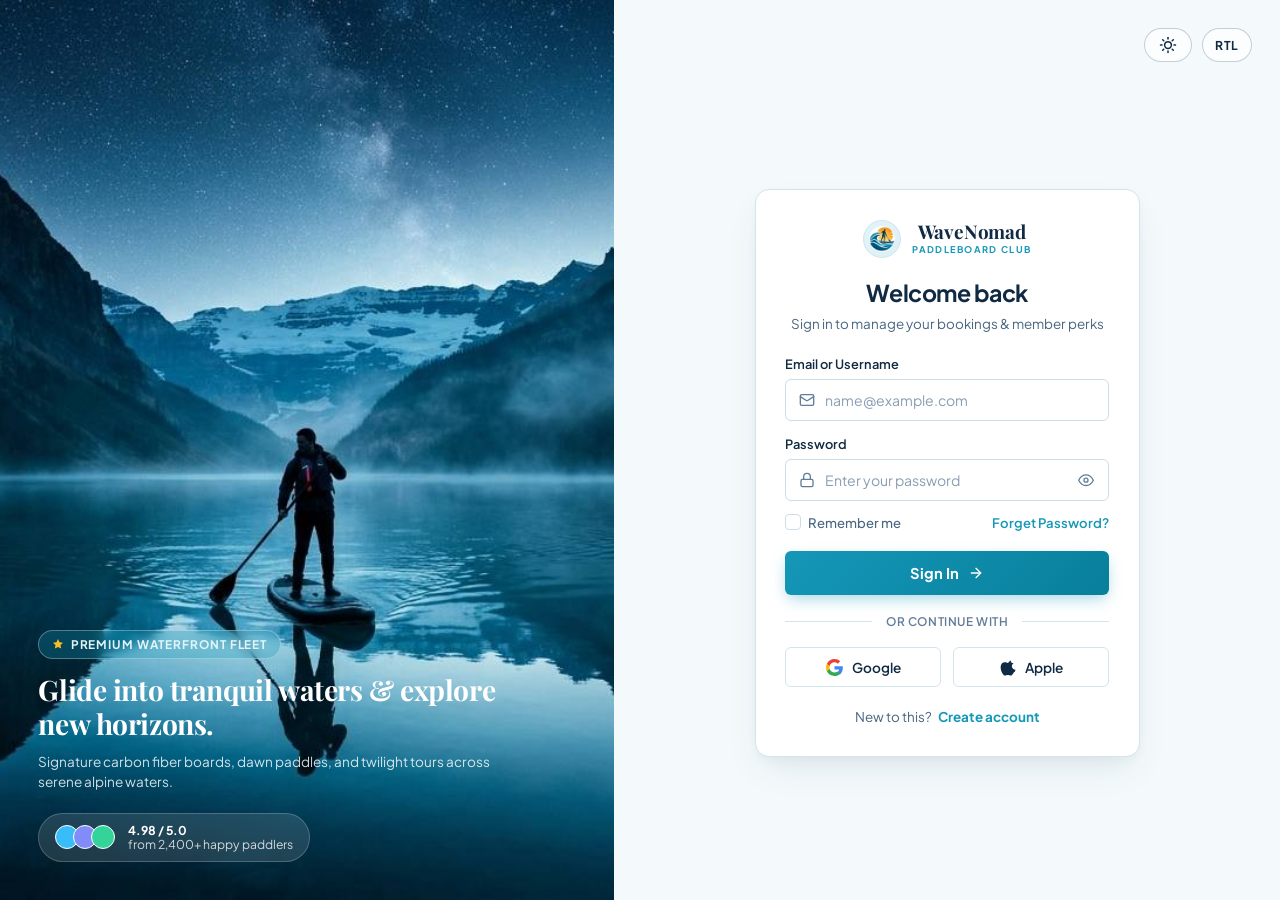
<file: login.html>
<!DOCTYPE html>
<html lang="en">

<head>
  <meta charset="UTF-8">
  <meta name="viewport" content="width=device-width, initial-scale=1.0">
  <title>Login | WaveNomad Standup Paddleboard Rental</title>
  <meta name="description"
    content="Sign in to your WaveNomad account to manage your paddleboard bookings, rentals, and membership perks.">
  <link rel="icon" type="image/png" href="assets/images/favicon.png">

  
  <link rel="preconnect" href="https://fonts.googleapis.com">
  <link rel="preconnect" href="https://fonts.gstatic.com" crossorigin>
  <link
    href="https://fonts.googleapis.com/css2?family=Caveat:wght@600;700&family=Playfair+Display:ital,wght@0,500;0,600;0,700;1,600&family=Plus+Jakarta+Sans:wght@300;400;500;600;700;800&display=swap"
    rel="stylesheet">

  <link rel="stylesheet" href="login.css">
</head>

<body>
  
  <main class="auth-page" id="auth-page">

    
    <section class="auth-visual" aria-label="Visual paddleboard highlight">
      <div class="visual-bg" style="background-image: url('assets/images/safety-hero-dark.jpg');" role="img"
        aria-label="Paddleboarder gliding across calm water at sunrise"></div>

      
      <div class="visual-top-spacer"></div>

      
      <div class="visual-content">
        <span class="visual-badge">
          <svg viewBox="0 0 24 24" fill="currentColor" class="badge-icon">
            <path
              d="M12 2L15.09 8.26L22 9.27L17 14.14L18.18 21.02L12 17.77L5.82 21.02L7 14.14L2 9.27L8.91 8.26L12 2Z" />
          </svg>
          Premium Waterfront Fleet
        </span>
        <h2 class="visual-title">Glide into tranquil waters &amp; explore new horizons.</h2>
        <p class="visual-subtitle">Signature carbon fiber boards, dawn paddles, and twilight tours across serene alpine
          waters.</p>

        
        <div class="visual-pill">
          <div class="pill-avatars">
            <span class="avatar-dot avatar-1"></span>
            <span class="avatar-dot avatar-2"></span>
            <span class="avatar-dot avatar-3"></span>
          </div>
          <div class="pill-text">
            <strong>4.98 / 5.0</strong>
            <span>from 2,400+ happy paddlers</span>
          </div>
        </div>
      </div>
    </section>

    
    <section class="auth-panel" aria-label="Member Login Form">

      
      <div class="auth-top-controls" id="auth-controls">
        
        <button class="action-control-btn theme-pill-btn" id="theme-toggle-btn" aria-label="Toggle Light and Dark Mode"
          title="Toggle Light / Dark Mode">
          <svg id="theme-icon-sun" class="theme-icon" viewBox="0 0 24 24" fill="none" stroke="currentColor"
            stroke-width="2" stroke-linecap="round" stroke-linejoin="round">
            <circle cx="12" cy="12" r="4.5"></circle>
            <line x1="12" y1="2" x2="12" y2="4"></line>
            <line x1="12" y1="20" x2="12" y2="22"></line>
            <line x1="4.93" y1="4.93" x2="6.34" y2="6.34"></line>
            <line x1="17.66" y1="17.66" x2="19.07" y2="19.07"></line>
            <line x1="2" y1="12" x2="4" y2="12"></line>
            <line x1="20" y1="12" x2="22" y2="12"></line>
            <line x1="4.93" y1="19.07" x2="6.34" y2="17.66"></line>
            <line x1="17.66" y1="6.34" x2="19.07" y2="4.93"></line>
          </svg>
          <svg id="theme-icon-moon" class="theme-icon" style="display: none;" viewBox="0 0 24 24" fill="none"
            stroke="currentColor" stroke-width="2" stroke-linecap="round" stroke-linejoin="round">
            <path d="M21 12.79A9 9 0 1 1 11.21 3 7 7 0 0 0 21 12.79z"></path>
          </svg>
        </button>

        
        <button class="action-control-btn rtl-btn" id="lang-toggle-btn" aria-label="Toggle text direction"
          title="Toggle text direction">
          <span class="rtl-text-ltr">RTL</span>
          <span class="rtl-text-rtl">LTR</span>
        </button>
      </div>

      
      <div class="auth-card-wrapper">
        <div class="auth-card" id="login-card">

          
          <div class="card-brand">
            <a href="index.html" class="brand-link" aria-label="WaveNomad Home">
              <div class="brand-emblem-circle">
                <img src="assets/images/logo.png" alt="WaveNomad Emblem" class="brand-logo-img">
              </div>
              <div class="brand-text">
                <span class="brand-title">WaveNomad</span>
                <span class="brand-tagline">PADDLEBOARD CLUB</span>
              </div>
            </a>
          </div>

          
          <div class="card-intro">
            <h1 class="card-title">Welcome back</h1>
            <p class="card-desc">Sign in to manage your bookings &amp; member perks</p>
          </div>

          
          <form class="auth-form" id="login-form" autocomplete="on" novalidate>

            
            <div class="form-group" id="group-username">
              <label for="login-email" class="form-label">Email or Username</label>
              <div class="input-wrapper">
                <span class="input-icon" aria-hidden="true">
                  <svg viewBox="0 0 24 24" fill="none" stroke="currentColor" stroke-width="2" stroke-linecap="round"
                    stroke-linejoin="round">
                    <rect x="2" y="4" width="20" height="16" rx="2"></rect>
                    <path d="m22 7-8.97 5.7a1.94 1.94 0 0 1-2.06 0L2 7"></path>
                  </svg>
                </span>
                <input type="text" id="login-email" name="email" class="form-input" placeholder="name@example.com"
                  required autocomplete="username" aria-required="true">
              </div>
              <span class="field-error" id="email-error" role="alert" aria-live="polite"></span>
            </div>

            
            <div class="form-group" id="group-password">
              <label for="login-password" class="form-label">Password</label>
              <div class="input-wrapper">
                <span class="input-icon" aria-hidden="true">
                  <svg viewBox="0 0 24 24" fill="none" stroke="currentColor" stroke-width="2" stroke-linecap="round"
                    stroke-linejoin="round">
                    <rect x="3" y="11" width="18" height="11" rx="2" ry="2"></rect>
                    <path d="M7 11V7a5 5 0 0 1 10 0v4"></path>
                  </svg>
                </span>
                <input type="password" id="login-password" name="password" class="form-input"
                  placeholder="Enter your password" required autocomplete="current-password" aria-required="true">
                <button type="button" class="password-toggle-btn" id="toggle-password" aria-label="Show password"
                  title="Toggle password visibility">
                  
                  <svg class="eye-icon eye-show" viewBox="0 0 24 24" fill="none" stroke="currentColor" stroke-width="2"
                    stroke-linecap="round" stroke-linejoin="round">
                    <path d="M1 12s4-8 11-8 11 8 11 8-4 8-11 8-11-8-11-8z"></path>
                    <circle cx="12" cy="12" r="3"></circle>
                  </svg>
                  
                  <svg class="eye-icon eye-hide" style="display: none;" viewBox="0 0 24 24" fill="none"
                    stroke="currentColor" stroke-width="2" stroke-linecap="round" stroke-linejoin="round">
                    <path
                      d="M17.94 17.94A10.07 10.07 0 0 1 12 20c-7 0-11-8-11-8a18.45 18.45 0 0 1 5.06-5.94M9.9 4.24A9.12 9.12 0 0 1 12 4c7 0 11 8 11 8a18.5 18.5 0 0 1-2.16 3.19m-6.72-1.07a3 3 0 1 1-4.24-4.24">
                    </path>
                    <line x1="1" y1="1" x2="23" y2="23"></line>
                  </svg>
                </button>
              </div>
              <span class="field-error" id="password-error" role="alert" aria-live="polite"></span>
            </div>

            
            <div class="form-row-actions">
              <label class="remember-checkbox-label" for="remember-me">
                <input type="checkbox" id="remember-me" name="remember" class="remember-checkbox">
                <span class="custom-checkbox" aria-hidden="true">
                  <svg viewBox="0 0 24 24" fill="none" stroke="currentColor" stroke-width="3" stroke-linecap="round"
                    stroke-linejoin="round">
                    <polyline points="20 6 9 17 4 12"></polyline>
                  </svg>
                </span>
                <span class="remember-text">Remember me</span>
              </label>

              <a href="javascript:void(0)" class="forgot-link" id="forgot-password-link">Forget Password?</a>
            </div>

            
            <button type="submit" class="submit-btn" id="login-submit-btn">
              <span class="btn-text">Sign In</span>
              <svg class="btn-arrow" viewBox="0 0 24 24" fill="none" stroke="currentColor" stroke-width="2"
                stroke-linecap="round" stroke-linejoin="round">
                <line x1="5" y1="12" x2="19" y2="12"></line>
                <polyline points="12 5 19 12 12 19"></polyline>
              </svg>
            </button>

            
            <div class="divider-wrap">
              <span class="divider-line"></span>
              <span class="divider-text">Or continue with</span>
              <span class="divider-line"></span>
            </div>

            
            <div class="social-login-grid">
              
              <button type="button" class="social-btn google-btn" id="btn-google-login"
                aria-label="Sign in with Google">
                <svg class="social-icon" viewBox="0 0 24 24" aria-hidden="true">
                  <path fill="#4285F4"
                    d="M23.745 12.27c0-.7-.06-1.4-.19-2.07H12v4.51h6.6c-.29 1.52-1.14 2.8-2.4 3.65v3.03h3.88c2.27-2.09 3.665-5.17 3.665-9.12z" />
                  <path fill="#34A853"
                    d="M12 24c3.24 0 5.95-1.08 7.93-2.91l-3.88-3.03c-1.08.72-2.45 1.16-4.05 1.16-3.12 0-5.77-2.1-6.72-4.93H1.26v3.13C3.26 21.36 7.33 24 12 24z" />
                  <path fill="#FBBC05"
                    d="M5.28 14.29c-.25-.72-.38-1.49-.38-2.29s.13-1.57.38-2.29V6.58H1.26C.46 8.18 0 9.99 0 12s.46 3.82 1.26 5.42l4.02-3.13z" />
                  <path fill="#EA4335"
                    d="M12 4.75c1.77 0 3.35.61 4.6 1.8l3.42-3.42C17.95 1.19 15.24 0 12 0 7.33 0 3.26 2.64 1.26 6.58l4.02 3.13c.95-2.83 3.6-4.96 6.72-4.96z" />
                </svg>
                <span>Google</span>
              </button>

              
              <button type="button" class="social-btn apple-btn" id="btn-apple-login" aria-label="Sign in with Apple">
                <svg class="social-icon apple-icon" viewBox="0 0 170 170" aria-hidden="true" fill="currentColor">
                  <path
                    d="M150.37 130.25c-2.45 5.66-5.35 10.87-8.71 15.66-4.58 6.53-8.33 11.05-11.22 13.56-4.48 4.12-9.28 6.23-14.42 6.35-3.69 0-8.14-1.05-13.32-3.18-5.19-2.12-9.97-3.17-14.34-3.17-4.58 0-9.49 1.05-14.75 3.17-5.26 2.13-9.5 3.24-12.74 3.35-4.35.13-9.16-1.9-14.42-6.08-3.92-3.37-7.92-8.34-12-14.92-5.45-8.8-9.83-18.73-13.14-29.8-3.31-11.07-4.97-21.78-4.97-32.13 0-14.88 3.86-27.17 11.59-36.88 7.72-9.72 17.51-14.67 29.35-14.88 4.79 0 10.37 1.25 16.74 3.75 6.37 2.5 10.15 3.81 11.35 3.94 1.42-.26 5.48-1.63 12.19-4.11 6.71-2.48 12.28-3.6 16.71-3.35 12.87.64 23.13 5.44 30.79 14.4-11.22 6.79-16.66 16.03-16.32 27.72.33 9.38 4.07 17.18 11.22 23.41 7.15 6.23 15.63 9.77 25.44 10.63-2.39 7.29-5.14 14.35-8.25 21.18zm-29.62-108.97c0 7.37-2.67 14.38-8.02 21.03-6.27 7.74-13.9 12.33-22.88 11.75-.11-1.07-.16-2.03-.16-2.88 0-7.26 2.91-14.47 8.73-21.63 2.91-3.62 6.55-6.57 10.93-8.84 4.38-2.28 8.16-3.47 11.35-3.57.05 1.39.05 2.77.05 4.14z" />
                </svg>
                <span>Apple</span>
              </button>
            </div>

            
            <div class="card-footer-switch">
              <span class="switch-prompt">New to this?</span>
              <a href="signup.html" class="switch-link" id="link-to-signup">Create account</a>
            </div>

          </form>

          
          <div class="auth-toast" id="auth-toast" role="status" aria-live="polite">
            <span class="toast-icon">✓</span>
            <span class="toast-message" id="toast-message">Success!</span>
          </div>

        </div>
      </div>
    </section>

  </main>

  <script src="login.js"></script>
</body>

</html>
</file>
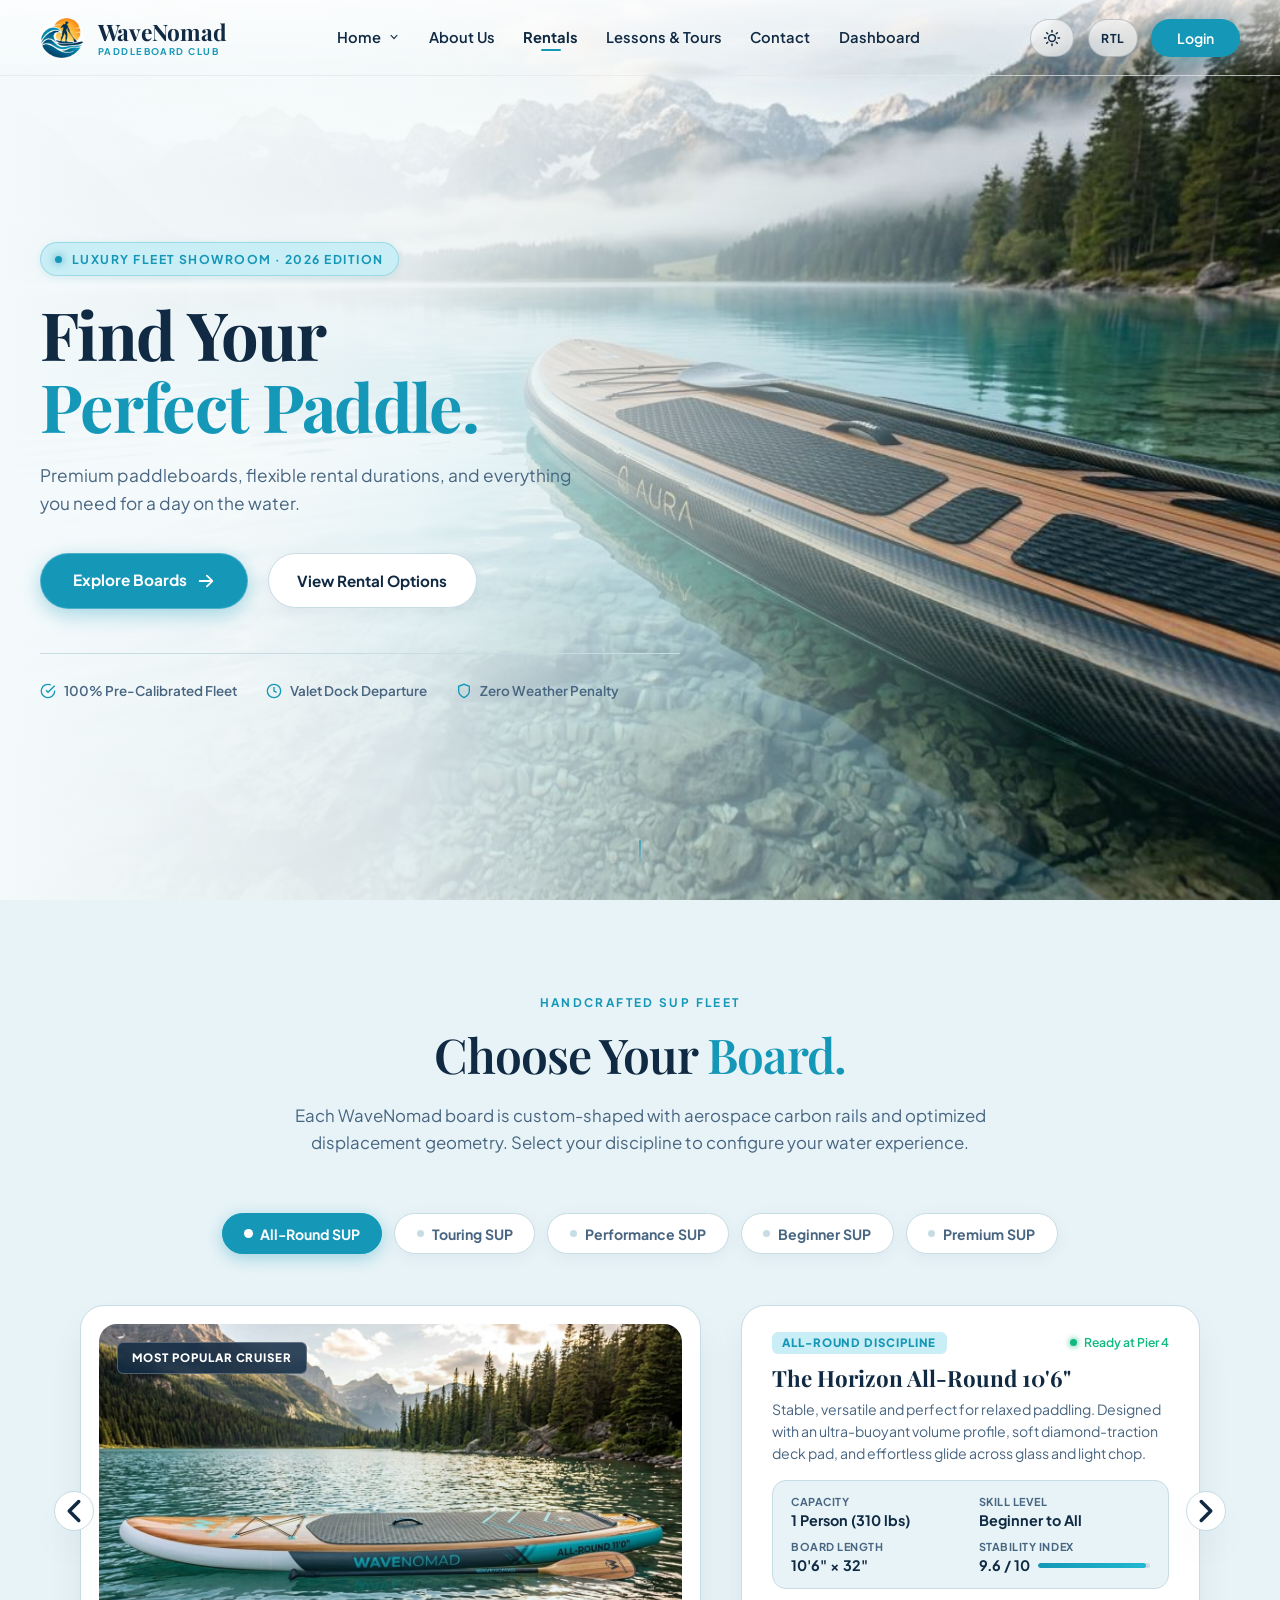
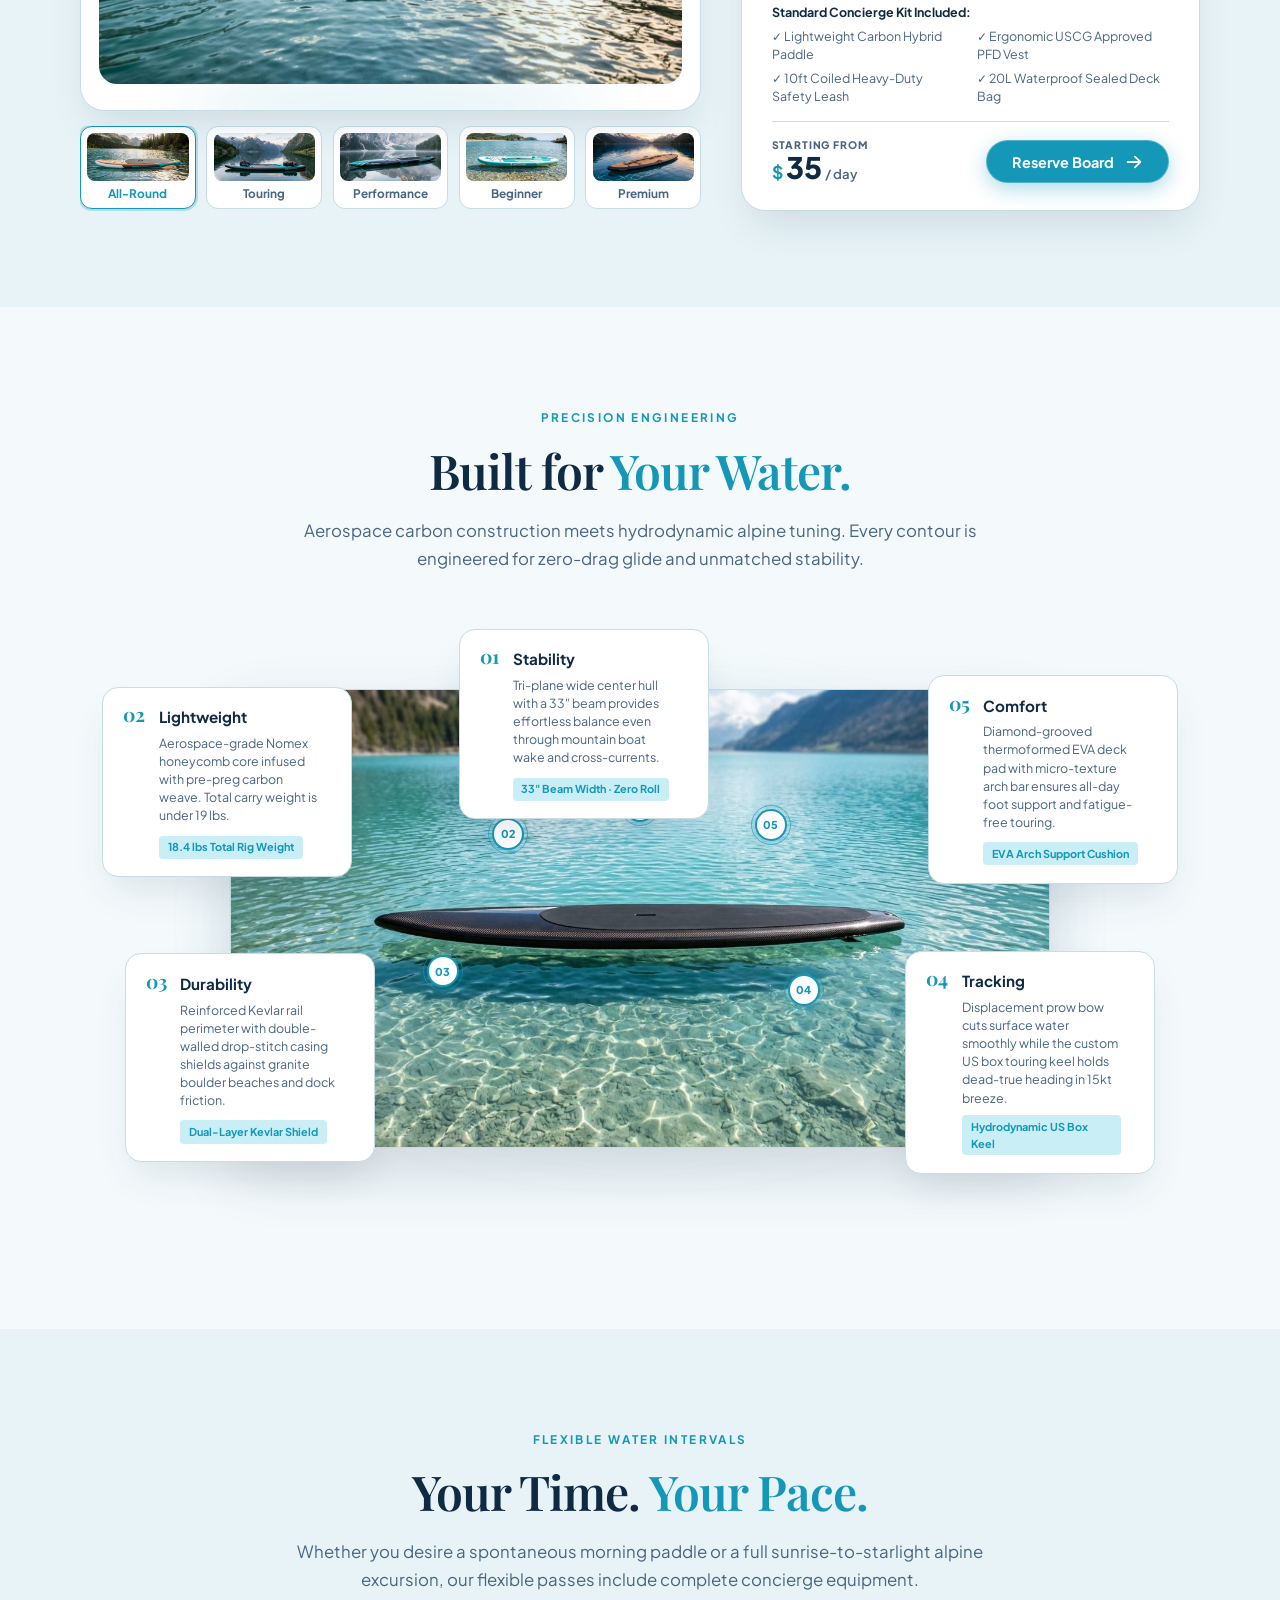
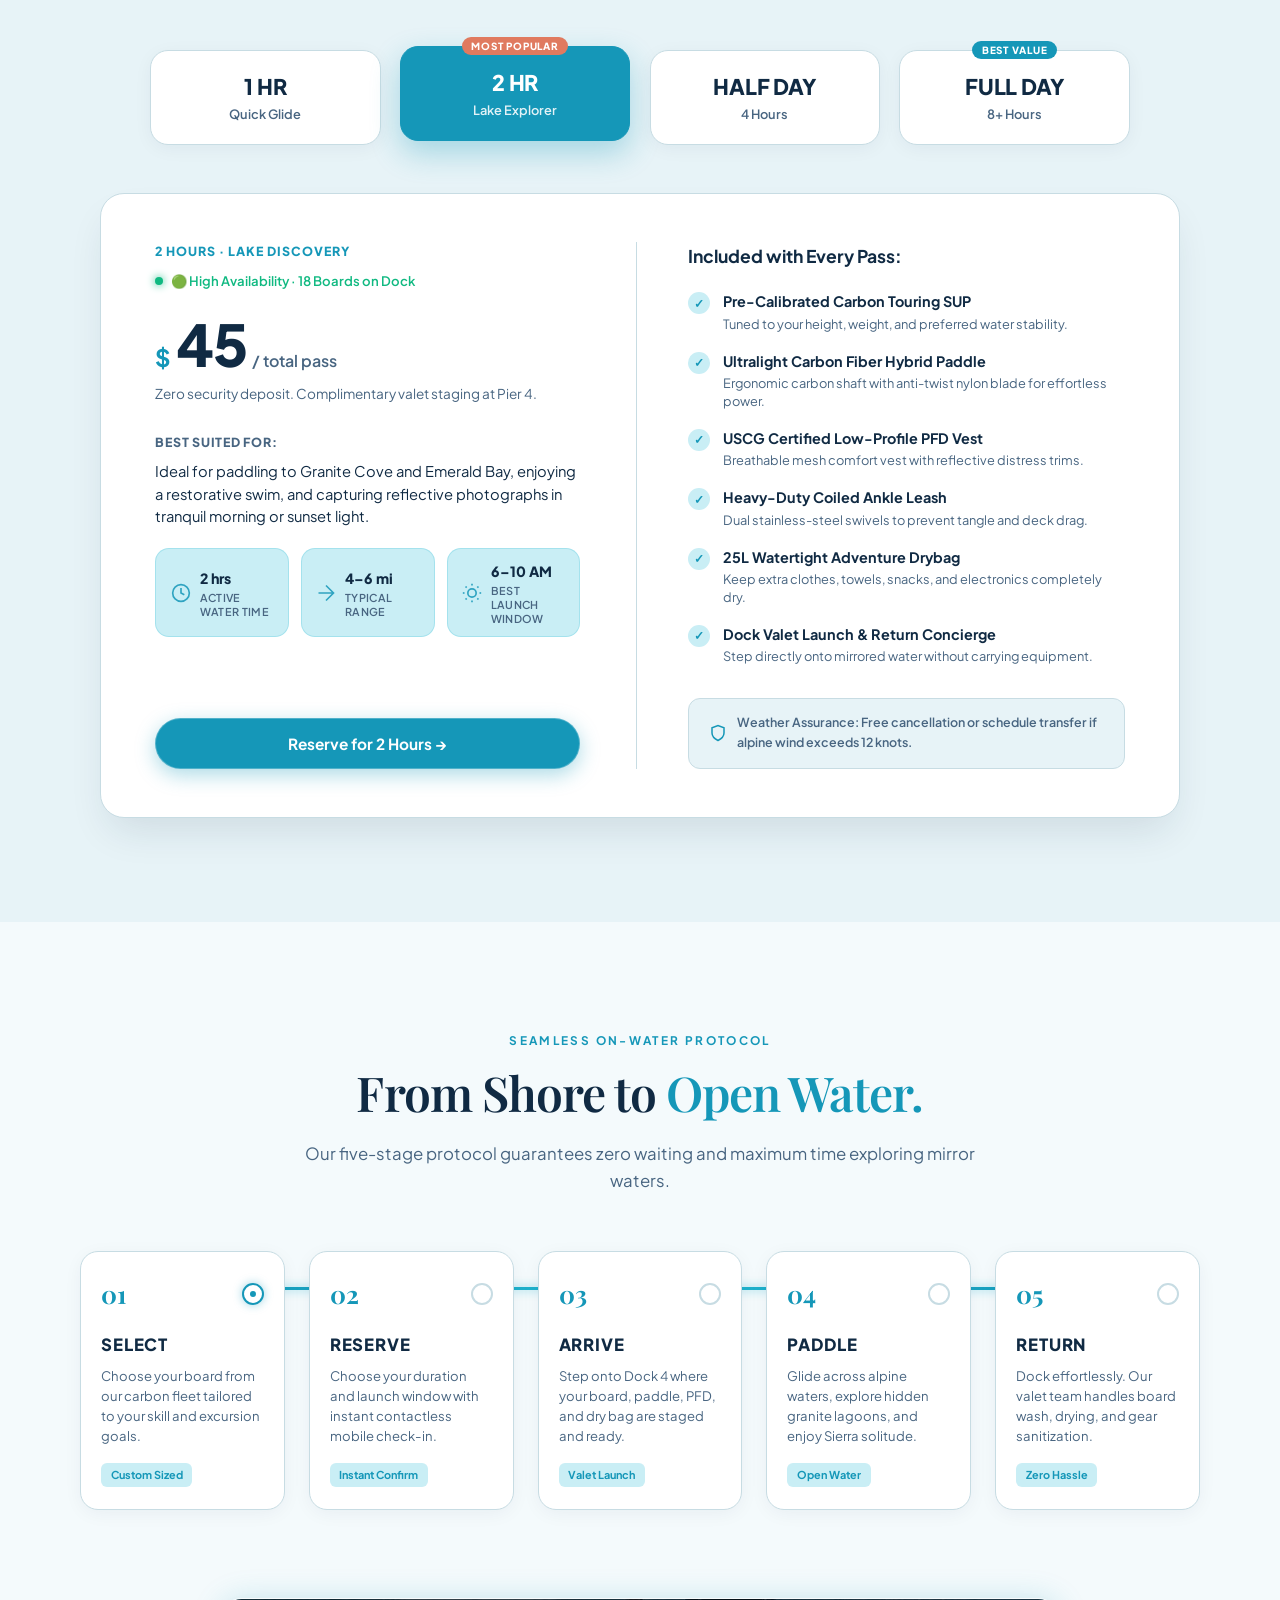
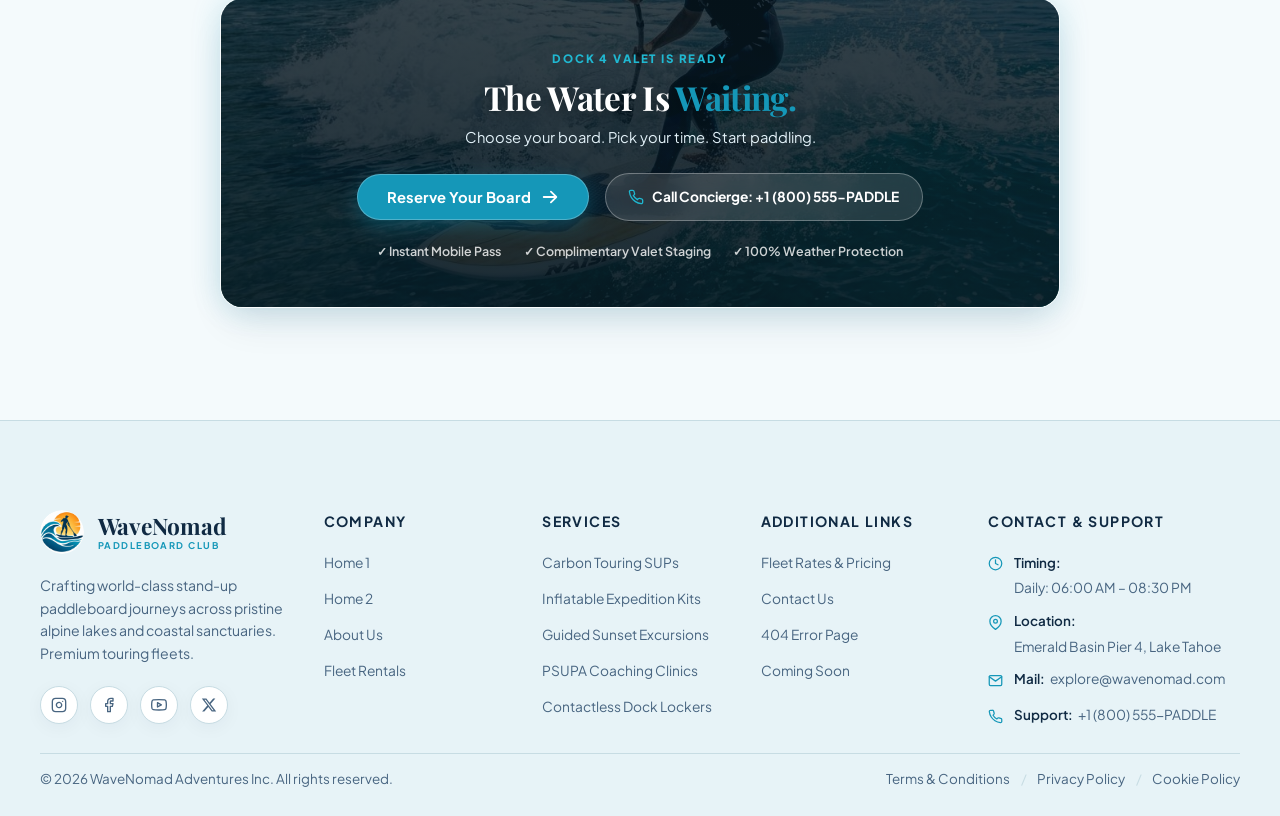
<file: rentals.html>
<!DOCTYPE html>
<html lang="en">

<head>
  <meta charset="UTF-8">
  <meta name="viewport" content="width=device-width, initial-scale=1.0">
  <title>Rentals Showroom &amp; Fleet Configurator | WaveNomad Stand-Up Paddleboards</title>
  <meta name="description"
    content="Explore WaveNomad's luxury paddleboard rental showroom. Discover carbon touring SUPs, all-round cruisers, flexible hourly & full-day rental durations, and dockside concierge prep.">
  <meta name="theme-color" content="#1597B8">

  <link rel="icon" type="image/png" href="assets/images/favicon.png">
  <link rel="apple-touch-icon" href="assets/images/logo.png">

  <link rel="preconnect" href="https://fonts.googleapis.com">
  <link rel="preconnect" href="https://fonts.gstatic.com" crossorigin>
  <link
    href="https://fonts.googleapis.com/css2?family=Caveat:wght@600;700&family=Playfair+Display:ital,wght@0,500;0,600;0,700;1,600&family=Plus+Jakarta+Sans:wght@300;400;500;600;700;800&display=swap"
    rel="stylesheet">

  <link rel="stylesheet" href="style.css">
  <link rel="stylesheet" href="rentals.css">
</head>

<body class="rentals-page-body">

  <header class="site-header" id="site-header">
    <div class="header-container">

      <a href="index.html" class="brand-link" id="brand-logo" aria-label="WaveNomad Home">
        <div class="brand-emblem-circle">
          <img src="assets/images/logo.png" alt="WaveNomad Logo" class="brand-emblem-img">
        </div>
        <div class="brand-text-group">
          <span class="brand-name">WaveNomad</span>
          <span class="brand-tagline">PADDLEBOARD CLUB</span>
        </div>
      </a>

      <nav aria-label="Main Navigation">
        <ul class="nav-menu" id="nav-menu">

          <li class="nav-item dropdown" id="home-dropdown-item">
            <a href="index.html" class="nav-link" id="home-dropdown-btn" aria-haspopup="true" aria-expanded="false">
              <span>Home</span>
              <svg class="dropdown-caret" viewBox="0 0 20 20" fill="currentColor" aria-hidden="true">
                <path fill-rule="evenodd"
                  d="M5.23 7.21a.75.75 0 011.06.02L10 11.168l3.71-3.938a.75.75 0 111.08 1.04l-4.25 4.5a.75.75 0 01-1.08 0l-4.25-4.5a.75.75 0 01.02-1.06z"
                  clip-rule="evenodd" />
              </svg>
            </a>
            <ul class="dropdown-menu" id="home-dropdown-menu">
              <li>
                <a href="index.html" class="dropdown-link" id="home1-option">
                  <div class="dropdown-title">
                    <span>Home 1: Classic</span>
                    <span class="dropdown-badge"
                      style="background: rgba(16, 42, 67, 0.08); color: var(--secondary-text);">Explore</span>
                  </div>
                  <span class="dropdown-desc">Crisp morning light &amp; turquoise waters</span>
                </a>
              </li>
              <li>
                <a href="home2.html" class="dropdown-link" id="home2-option">
                  <div class="dropdown-title">
                    <span>Home 2: Premium</span>
                    <span class="dropdown-badge"
                      style="background: rgba(16, 42, 67, 0.08); color: var(--secondary-text);">Explore</span>
                  </div>
                  <span class="dropdown-desc">Cinematic evening golden-hour glow</span>
                </a>
              </li>
            </ul>
          </li>

          <li class="nav-item">
            <a href="about.html" class="nav-link" id="nav-about-link">About Us</a>
          </li>

          <li class="nav-item">
            <a href="rentals.html" class="nav-link active" id="nav-rentals-link" aria-current="page">Rentals</a>
          </li>

          <li class="nav-item">
            <a href="lessons.html" class="nav-link" id="nav-lessons-link">Lessons &amp; Tours</a>
          </li>

          <li class="nav-item">
            <a href="contact.html" class="nav-link" id="nav-contact-link">Contact</a>
          </li>

          <li class="nav-item">
            <a href="dashboard.html" class="nav-link" id="nav-dashboard-link">Dashboard</a>
          </li>

          <li class="nav-item nav-item-mobile-login">
            <a href="login.html" class="nav-link nav-link-mobile-login" id="nav-mobile-login">
              <svg width="16" height="16" viewBox="0 0 24 24" fill="none" stroke="currentColor" stroke-width="2"
                stroke-linecap="round" stroke-linejoin="round">
                <path d="M15 3h4a2 2 0 0 1 2 2v14a2 2 0 0 1-2 2h-4"></path>
                <polyline points="10 17 15 12 10 7"></polyline>
                <line x1="15" y1="12" x2="3" y2="12"></line>
              </svg>
              <span>Member Login</span>
            </a>
          </li>
        </ul>
      </nav>

      <div class="header-actions">

        <button class="action-control-btn theme-pill-btn" id="theme-toggle-btn" aria-label="Toggle Light and Dark Mode"
          title="Toggle Light / Dark Mode">
          <svg id="theme-icon-sun" class="theme-icon" viewBox="0 0 24 24" fill="none" stroke="currentColor"
            stroke-width="2" stroke-linecap="round" stroke-linejoin="round">
            <circle cx="12" cy="12" r="4.5"></circle>
            <line x1="12" y1="2" x2="12" y2="4"></line>
            <line x1="12" y1="20" x2="12" y2="22"></line>
            <line x1="4.93" y1="4.93" x2="6.34" y2="6.34"></line>
            <line x1="17.66" y1="17.66" x2="19.07" y2="19.07"></line>
            <line x1="2" y1="12" x2="4" y2="12"></line>
            <line x1="20" y1="12" x2="22" y2="12"></line>
            <line x1="4.93" y1="19.07" x2="6.34" y2="17.66"></line>
            <line x1="17.66" y1="6.34" x2="19.07" y2="4.93"></line>
          </svg>
          <svg id="theme-icon-moon" class="theme-icon" style="display: none;" viewBox="0 0 24 24" fill="none"
            stroke="currentColor" stroke-width="2" stroke-linecap="round" stroke-linejoin="round">
            <path d="M21 12.79A9 9 0 1 1 11.21 3 7 7 0 0 0 21 12.79z"></path>
          </svg>
        </button>

        <button class="action-control-btn rtl-btn" id="lang-toggle-btn" aria-label="Toggle text direction"
          title="Toggle text direction">
          <span class="rtl-text-ltr">RTL</span>
          <span class="rtl-text-rtl">LTR</span>
        </button>

        <button class="btn-header-login" id="nav-login-btn" aria-label="Open Member login">
          <span>Login</span>
        </button>

        <button class="menu-toggle" id="menu-toggle" aria-label="Toggle navigation menu" aria-expanded="false">
          <span></span>
          <span></span>
          <span></span>
        </button>
      </div>

    </div>
  </header>

  <main id="main-content">

    <section class="rentals-hero-section" id="hero">
      <div class="rentals-hero-canvas" aria-hidden="true">
        <img class="rentals-hero-img" src="assets/images/rentals-hero.jpg"
          alt="Luxury stand-up paddleboard floating diagonally on turquoise alpine lake water" fetchpriority="high">

        <div class="hero-ripple ripple-1"></div>
        <div class="hero-ripple ripple-2"></div>
        <div class="hero-ripple ripple-3"></div>

        <div class="hero-light-sweep"></div>
        <div class="hero-vignette-overlay"></div>
        <div class="hero-caustics-layer"></div>
      </div>

      <div class="rentals-hero-container">
        <div class="rentals-hero-text-block">

          <div class="rentals-eyebrow">
            <span class="eyebrow-dot"></span>
            <span class="eyebrow-text">LUXURY FLEET SHOWROOM · 2026 EDITION</span>
          </div>

          <h1 class="rentals-hero-headline font-serif">
            Find Your <br>
            <span class="hero-headline-accent">Perfect Paddle.</span>
          </h1>

          <p class="rentals-hero-desc font-sans">
            Premium paddleboards, flexible rental durations, and everything you need for a day on the water.
          </p>

          <div class="rentals-hero-actions">
            <a href="#collection" class="btn-primary-action" id="hero-primary-cta">
              <span>Explore Boards</span>
              <svg class="btn-arrow-icon" viewBox="0 0 20 20" fill="currentColor" aria-hidden="true">
                <path fill-rule="evenodd"
                  d="M10.293 3.293a1 1 0 011.414 0l6 6a1 1 0 010 1.414l-6 6a1 1 0 01-1.414-1.414L14.586 11H3a1 1 0 110-2h11.586l-4.293-4.293a1 1 0 010-1.414z"
                  clip-rule="evenodd" />
              </svg>
            </a>

            <a href="#plans" class="btn-secondary-action" id="hero-secondary-cta">
              <span>View Rental Options</span>
            </a>
          </div>

          <div class="rentals-hero-perks">
            <div class="perk-item">
              <svg class="perk-icon" viewBox="0 0 24 24" fill="none" stroke="currentColor" stroke-width="2">
                <path d="M22 11.08V12a10 10 0 1 1-5.93-9.14"></path>
                <polyline points="22 4 12 14.01 9 11.01"></polyline>
              </svg>
              <span>100% Pre-Calibrated Fleet</span>
            </div>
            <div class="perk-item">
              <svg class="perk-icon" viewBox="0 0 24 24" fill="none" stroke="currentColor" stroke-width="2">
                <circle cx="12" cy="12" r="10"></circle>
                <polyline points="12 6 12 12 16 14"></polyline>
              </svg>
              <span>Valet Dock Departure</span>
            </div>
            <div class="perk-item">
              <svg class="perk-icon" viewBox="0 0 24 24" fill="none" stroke="currentColor" stroke-width="2">
                <path d="M12 22s8-4 8-10V5l-8-3-8 3v7c0 6 8 10 8 10z"></path>
              </svg>
              <span>Zero Weather Penalty</span>
            </div>
          </div>

        </div>
      </div>

      <a href="#collection" class="hero-scroll-cue" aria-label="Scroll to Board Collection">

        <div class="scroll-cue-line"></div>
      </a>
    </section>

    <section class="section-wrap alt-bg rentals-collection-section" id="collection">
      <div class="section-container">

        <div class="section-header text-center">
          <span class="section-eyebrow">HANDCRAFTED SUP FLEET</span>
          <h2 class="section-headline font-serif">Choose Your <span class="section-headline-accent">Board.</span></h2>
          <p class="section-desc font-sans">
            Each WaveNomad board is custom-shaped with aerospace carbon rails and optimized displacement geometry.
            Select your discipline to configure your water experience.
          </p>
        </div>

        <div class="collection-category-bar" role="tablist" aria-label="Paddleboard Categories">
          <button class="category-pill-btn active" role="tab" aria-selected="true" data-category="allround"
            id="cat-allround">
            <span class="cat-pill-indicator"></span>
            <span>All-Round SUP</span>
          </button>
          <button class="category-pill-btn" role="tab" aria-selected="false" data-category="touring" id="cat-touring">
            <span class="cat-pill-indicator"></span>
            <span>Touring SUP</span>
          </button>
          <button class="category-pill-btn" role="tab" aria-selected="false" data-category="performance"
            id="cat-performance">
            <span class="cat-pill-indicator"></span>
            <span>Performance SUP</span>
          </button>
          <button class="category-pill-btn" role="tab" aria-selected="false" data-category="beginner" id="cat-beginner">
            <span class="cat-pill-indicator"></span>
            <span>Beginner SUP</span>
          </button>
          <button class="category-pill-btn" role="tab" aria-selected="false" data-category="premium" id="cat-premium">
            <span class="cat-pill-indicator"></span>
            <span>Premium SUP</span>
          </button>
        </div>

        <div class="showroom-stage" id="showroom-stage">

          <button class="showroom-nav-arrow arrow-prev" id="board-prev-btn" aria-label="Previous Paddleboard">
            <svg viewBox="0 0 24 24" fill="none" stroke="currentColor" stroke-width="2.2" stroke-linecap="round"
              stroke-linejoin="round">
              <polyline points="15 18 9 12 15 6"></polyline>
            </svg>
          </button>
          <button class="showroom-nav-arrow arrow-next" id="board-next-btn" aria-label="Next Paddleboard">
            <svg viewBox="0 0 24 24" fill="none" stroke="currentColor" stroke-width="2.2" stroke-linecap="round"
              stroke-linejoin="round">
              <polyline points="9 18 15 12 9 6"></polyline>
            </svg>
          </button>

          <div class="showroom-grid">

            <div class="showroom-visual-wrap">
              <div class="showroom-board-card">
                <div class="showroom-img-frame">
                  <img src="assets/images/rentals-board-allround.jpg" alt="All-Round SUP" class="showroom-board-img"
                    id="featured-board-img">
                  <div class="stage-water-ripple"></div>
                  <span class="stage-tag-badge" id="featured-board-badge">MOST POPULAR CRUISER</span>
                </div>
                <div class="stage-hull-glow"></div>
              </div>

              <div class="showroom-thumb-strip" id="showroom-thumb-strip">
                <button class="thumb-btn active" data-category="allround" title="All-Round SUP">
                  <img src="assets/images/rentals-board-allround.jpg" alt="All-Round Thumbnail">
                  <span class="thumb-title">All-Round</span>
                </button>
                <button class="thumb-btn" data-category="touring" title="Touring SUP">
                  <img src="assets/images/rentals-board-touring.jpg" alt="Touring Thumbnail">
                  <span class="thumb-title">Touring</span>
                </button>
                <button class="thumb-btn" data-category="performance" title="Performance SUP">
                  <img src="assets/images/rentals-board-performance.jpg" alt="Performance Thumbnail">
                  <span class="thumb-title">Performance</span>
                </button>
                <button class="thumb-btn" data-category="beginner" title="Beginner SUP">
                  <img src="assets/images/rentals-board-beginner.jpg" alt="Beginner Thumbnail">
                  <span class="thumb-title">Beginner</span>
                </button>
                <button class="thumb-btn" data-category="premium" title="Premium SUP">
                  <img src="assets/images/rentals-board-premium.jpg" alt="Premium Thumbnail">
                  <span class="thumb-title">Premium</span>
                </button>
              </div>
            </div>

            <div class="showroom-specs-card">

              <div class="specs-header-row">
                <div class="specs-meta-pill" id="featured-board-category-tag">ALL-ROUND DISCIPLINE</div>
                <div class="specs-live-indicator">
                  <span class="live-dot"></span>
                  <span>Ready at Pier 4</span>
                </div>
              </div>

              <h3 class="specs-board-title font-serif" id="featured-board-name">The Horizon All-Round 10'6"</h3>
              <p class="specs-board-desc font-sans" id="featured-board-desc">
                Stable, versatile and perfect for relaxed paddling. Designed with an ultra-buoyant volume profile, soft
                diamond-traction deck pad, and effortless glide across glass and light chop.
              </p>

              <div class="specs-data-grid">

                <div class="spec-data-item">
                  <span class="data-label">Capacity</span>
                  <span class="data-value" id="featured-board-capacity">1 Person (310 lbs)</span>
                </div>

                <div class="spec-data-item">
                  <span class="data-label">Skill Level</span>
                  <span class="data-value" id="featured-board-skill">Beginner to All</span>
                </div>

                <div class="spec-data-item">
                  <span class="data-label">Board Length</span>
                  <span class="data-value" id="featured-board-length">10'6" × 32"</span>
                </div>

                <div class="spec-data-item">
                  <span class="data-label">Stability Index</span>
                  <div class="stability-gauge-wrap">
                    <span class="data-value" id="featured-board-stability">9.6 / 10</span>
                    <div class="stability-meter-bar">
                      <div class="stability-fill" id="featured-stability-fill" style="width: 96%;"></div>
                    </div>
                  </div>
                </div>

              </div>

              <div class="specs-included-box">
                <span class="included-title" id="featured-included-title">Standard Concierge Kit Included:</span>
                <ul class="included-list" id="featured-included-list">
                  <li>✓ Lightweight Carbon Hybrid Paddle</li>
                  <li>✓ Ergonomic USCG Approved PFD Vest</li>
                  <li>✓ 10ft Coiled Heavy-Duty Safety Leash</li>
                  <li>✓ 20L Waterproof Sealed Deck Bag</li>
                </ul>
              </div>

              <div class="specs-footer-action">
                <div class="specs-price-wrap">
                  <span class="price-eyebrow">STARTING FROM</span>
                  <div class="price-value-row">
                    <span class="price-currency">$</span>
                    <span class="price-amount" id="featured-board-price">35</span>
                    <span class="price-period">/ day</span>
                  </div>
                </div>

                <button class="btn-primary-reserve" id="reserve-board-btn" data-board-id="allround">
                  <span>Reserve Board</span>
                  <svg class="btn-arrow-icon" viewBox="0 0 20 20" fill="currentColor">
                    <path fill-rule="evenodd"
                      d="M10.293 3.293a1 1 0 011.414 0l6 6a1 1 0 010 1.414l-6 6a1 1 0 01-1.414-1.414L14.586 11H3a1 1 0 110-2h11.586l-4.293-4.293a1 1 0 010-1.414z"
                      clip-rule="evenodd" />
                  </svg>
                </button>
              </div>

            </div>

          </div>

        </div>

      </div>
    </section>

    <section class="section-wrap rentals-detail-section" id="details">
      <div class="section-container">

        <div class="section-header text-center">
          <span class="section-eyebrow">PRECISION ENGINEERING</span>
          <h2 class="section-headline font-serif">Built for <span class="section-headline-accent">Your Water.</span>
          </h2>
          <p class="section-desc font-sans">
            Aerospace carbon construction meets hydrodynamic alpine tuning. Every contour is engineered for zero-drag
            glide and unmatched stability.
          </p>
        </div>

        <div class="interactive-board-stage" id="interactive-board-stage">

          <div class="detail-board-container" id="detail-board-wrap">
            <img src="assets/images/rentals-board-detail.jpg" alt="WaveNomad Precision Engineered Carbon SUP"
              class="detail-board-img" id="detail-board-img">

            <div class="detail-caustics-glow" aria-hidden="true"></div>

            <div class="board-hotspot-pin pin-stability" data-spec="stability" title="Inspect Stability">
              <span class="hotspot-pulse"></span>
              <span class="hotspot-core">01</span>
            </div>
            <div class="board-hotspot-pin pin-lightweight" data-spec="lightweight" title="Inspect Lightweight">
              <span class="hotspot-pulse"></span>
              <span class="hotspot-core">02</span>
            </div>
            <div class="board-hotspot-pin pin-durability" data-spec="durability" title="Inspect Durability">
              <span class="hotspot-pulse"></span>
              <span class="hotspot-core">03</span>
            </div>
            <div class="board-hotspot-pin pin-tracking" data-spec="tracking" title="Inspect Tracking">
              <span class="hotspot-pulse"></span>
              <span class="hotspot-core">04</span>
            </div>
            <div class="board-hotspot-pin pin-comfort" data-spec="comfort" title="Inspect Comfort">
              <span class="hotspot-pulse"></span>
              <span class="hotspot-core">05</span>
            </div>
          </div>

          <div class="spec-callout-card callout-stability" id="callout-stability" data-spec="stability">
            <div class="callout-badge-num">01</div>
            <div class="callout-content">
              <h4 class="callout-title">Stability</h4>
              <p class="callout-desc">
                Tri-plane wide center hull with a 33" beam provides effortless balance even through mountain boat wake
                and cross-currents.
              </p>
              <div class="callout-metric-tag">33" Beam Width · Zero Roll</div>
            </div>
            <div class="callout-connector connector-stability" aria-hidden="true"></div>
          </div>

          <div class="spec-callout-card callout-lightweight" id="callout-lightweight" data-spec="lightweight">
            <div class="callout-badge-num">02</div>
            <div class="callout-content">
              <h4 class="callout-title">Lightweight</h4>
              <p class="callout-desc">
                Aerospace-grade Nomex honeycomb core infused with pre-preg carbon weave. Total carry weight is under 19
                lbs.
              </p>
              <div class="callout-metric-tag">18.4 lbs Total Rig Weight</div>
            </div>
            <div class="callout-connector connector-lightweight" aria-hidden="true"></div>
          </div>

          <div class="spec-callout-card callout-durability" id="callout-durability" data-spec="durability">
            <div class="callout-badge-num">03</div>
            <div class="callout-content">
              <h4 class="callout-title">Durability</h4>
              <p class="callout-desc">
                Reinforced Kevlar rail perimeter with double-walled drop-stitch casing shields against granite boulder
                beaches and dock friction.
              </p>
              <div class="callout-metric-tag">Dual-Layer Kevlar Shield</div>
            </div>
            <div class="callout-connector connector-durability" aria-hidden="true"></div>
          </div>

          <div class="spec-callout-card callout-tracking" id="callout-tracking" data-spec="tracking">
            <div class="callout-badge-num">04</div>
            <div class="callout-content">
              <h4 class="callout-title">Tracking</h4>
              <p class="callout-desc">
                Displacement prow bow cuts surface water smoothly while the custom US box touring keel holds dead-true
                heading in 15kt breeze.
              </p>
              <div class="callout-metric-tag">Hydrodynamic US Box Keel</div>
            </div>
            <div class="callout-connector connector-tracking" aria-hidden="true"></div>
          </div>

          <div class="spec-callout-card callout-comfort" id="callout-comfort" data-spec="comfort">
            <div class="callout-badge-num">05</div>
            <div class="callout-content">
              <h4 class="callout-title">Comfort</h4>
              <p class="callout-desc">
                Diamond-grooved thermoformed EVA deck pad with micro-texture arch bar ensures all-day foot support and
                fatigue-free touring.
              </p>
              <div class="callout-metric-tag">EVA Arch Support Cushion</div>
            </div>
            <div class="callout-connector connector-comfort" aria-hidden="true"></div>
          </div>

        </div>

      </div>
    </section>

    <section class="section-wrap alt-bg rentals-plans-section" id="plans">
      <div class="section-container">

        <div class="section-header text-center">
          <span class="section-eyebrow">FLEXIBLE WATER INTERVALS</span>
          <h2 class="section-headline font-serif">Your Time. <span class="section-headline-accent">Your Pace.</span>
          </h2>
          <p class="section-desc font-sans">
            Whether you desire a spontaneous morning paddle or a full sunrise-to-starlight alpine excursion, our
            flexible passes include complete concierge equipment.
          </p>
        </div>

        <div class="duration-selector-bar" role="tablist" aria-label="Rental Duration Selector">
          <button class="duration-tab-btn" role="tab" aria-selected="false" data-duration="1hr" id="dur-1hr">
            <span class="dur-code">1 HR</span>
            <span class="dur-label">Quick Glide</span>
          </button>
          <button class="duration-tab-btn active" role="tab" aria-selected="true" data-duration="2hr" id="dur-2hr">
            <span class="dur-badge-pop">MOST POPULAR</span>
            <span class="dur-code">2 HR</span>
            <span class="dur-label">Lake Explorer</span>
          </button>
          <button class="duration-tab-btn" role="tab" aria-selected="false" data-duration="halfday" id="dur-halfday">
            <span class="dur-code">HALF DAY</span>
            <span class="dur-label">4 Hours</span>
          </button>
          <button class="duration-tab-btn" role="tab" aria-selected="false" data-duration="fullday" id="dur-fullday">
            <span class="dur-badge-sav">BEST VALUE</span>
            <span class="dur-code">FULL DAY</span>
            <span class="dur-label">8+ Hours</span>
          </button>
        </div>

        <div class="selected-plan-card" id="selected-plan-card">

          <div class="plan-hero-column">

            <div class="plan-status-row">
              <span class="plan-tier-badge" id="plan-tier-name">2 HOURS · LAKE DISCOVERY</span>
              <div class="plan-avail-tag" id="plan-avail-tag">
                <span class="avail-pulse-dot"></span>
                <span id="plan-avail-text">🟢 High Availability · 18 Boards on Dock</span>
              </div>
            </div>

            <div class="plan-pricing-display">
              <div class="plan-price-main">
                <span class="plan-price-dollar">$</span>
                <span class="plan-price-number" id="plan-price-val">45</span>
                <span class="plan-price-meta">/ total pass</span>
              </div>
              <p class="plan-price-note" id="plan-price-note">
                Zero security deposit. Complimentary valet staging at Pier 4.
              </p>
            </div>

            <div class="plan-experience-fit">
              <span class="fit-title">Best Suited For:</span>
              <p class="fit-desc" id="plan-experience-desc">
                Ideal for paddling to Granite Cove and Emerald Bay, enjoying a restorative swim, and capturing
                reflective photographs in tranquil morning or sunset light.
              </p>
            </div>

            <div class="plan-quick-stats" id="plan-quick-stats">
              <div class="plan-stat-chip">
                <svg class="stat-chip-icon" viewBox="0 0 24 24" fill="none" stroke="currentColor" stroke-width="2"
                  aria-hidden="true">
                  <circle cx="12" cy="12" r="10" />
                  <polyline points="12 6 12 12 16 14" />
                </svg>
                <div class="stat-chip-body">
                  <span class="stat-chip-val" id="plan-stat-time">2 hrs</span>
                  <span class="stat-chip-label">Active Water Time</span>
                </div>
              </div>
              <div class="plan-stat-chip">
                <svg class="stat-chip-icon" viewBox="0 0 24 24" fill="none" stroke="currentColor" stroke-width="2"
                  aria-hidden="true">
                  <path d="M3 12h18M12 3l9 9-9 9" />
                </svg>
                <div class="stat-chip-body">
                  <span class="stat-chip-val" id="plan-stat-distance">4–6 mi</span>
                  <span class="stat-chip-label">Typical Range</span>
                </div>
              </div>
              <div class="plan-stat-chip">
                <svg class="stat-chip-icon" viewBox="0 0 24 24" fill="none" stroke="currentColor" stroke-width="2"
                  aria-hidden="true">
                  <circle cx="12" cy="12" r="5" />
                  <line x1="12" y1="1" x2="12" y2="3" />
                  <line x1="12" y1="21" x2="12" y2="23" />
                  <line x1="4.22" y1="4.22" x2="5.64" y2="5.64" />
                  <line x1="18.36" y1="18.36" x2="19.78" y2="19.78" />
                  <line x1="1" y1="12" x2="3" y2="12" />
                  <line x1="21" y1="12" x2="23" y2="12" />
                  <line x1="4.22" y1="19.78" x2="5.64" y2="18.36" />
                  <line x1="18.36" y1="5.64" x2="19.78" y2="4.22" />
                </svg>
                <div class="stat-chip-body">
                  <span class="stat-chip-val" id="plan-stat-window">6–10 AM</span>
                  <span class="stat-chip-label">Best Launch Window</span>
                </div>
              </div>
            </div>

            <button class="btn-primary-reserve plan-action-btn" id="plan-reserve-btn">
              <span id="plan-btn-text">Reserve for 2 Hours →</span>
            </button>
          </div>

          <div class="plan-features-column">

            <h4 class="plan-features-heading">Included with Every Pass:</h4>

            <ul class="plan-features-checklist" id="plan-features-list">
              <li>
                <div class="feat-check">✓</div>
                <div class="feat-text">
                  <strong>Pre-Calibrated Carbon Touring SUP</strong>
                  <span>Tuned to your height, weight, and preferred water stability.</span>
                </div>
              </li>
              <li>
                <div class="feat-check">✓</div>
                <div class="feat-text">
                  <strong>Ultralight Carbon Fiber Hybrid Paddle</strong>
                  <span>Ergonomic carbon shaft with anti-twist nylon blade for effortless power.</span>
                </div>
              </li>
              <li>
                <div class="feat-check">✓</div>
                <div class="feat-text">
                  <strong>USCG Certified Low-Profile PFD Vest</strong>
                  <span>Breathable mesh comfort vest with reflective distress trims.</span>
                </div>
              </li>
              <li>
                <div class="feat-check">✓</div>
                <div class="feat-text">
                  <strong>Heavy-Duty Coiled Ankle Leash</strong>
                  <span>Dual stainless-steel swivels to prevent tangle and deck drag.</span>
                </div>
              </li>
              <li>
                <div class="feat-check">✓</div>
                <div class="feat-text">
                  <strong>25L Watertight Adventure Drybag</strong>
                  <span>Keep extra clothes, towels, snacks, and electronics completely dry.</span>
                </div>
              </li>
              <li>
                <div class="feat-check">✓</div>
                <div class="feat-text">
                  <strong>Dock Valet Launch &amp; Return Concierge</strong>
                  <span>Step directly onto mirrored water without carrying equipment.</span>
                </div>
              </li>
            </ul>

            <div class="plan-guarantee-footer">
              <svg class="guarantee-icon" viewBox="0 0 24 24" fill="none" stroke="currentColor" stroke-width="2">
                <path d="M12 22s8-4 8-10V5l-8-3-8 3v7c0 6 8 10 8 10z"></path>
              </svg>
              <span>Weather Assurance: Free cancellation or schedule transfer if alpine wind exceeds 12 knots.</span>
            </div>

          </div>

        </div>

      </div>
    </section>

    <section class="section-wrap rentals-journey-section" id="journey">
      <div class="section-container">

        <div class="section-header text-center">
          <span class="section-eyebrow">SEAMLESS ON-WATER PROTOCOL</span>
          <h2 class="section-headline font-serif">From Shore to <span class="section-headline-accent">Open Water.</span>
          </h2>
          <p class="section-desc font-sans">
            Our five-stage protocol guarantees zero waiting and maximum time exploring mirror waters.
          </p>
        </div>

        <div class="journey-track-wrap">

          <div class="journey-waterline" id="journey-waterline" aria-hidden="true">
            <div class="waterline-fill" id="waterline-fill"></div>
            <div class="waterline-glow-cursor" id="waterline-cursor"></div>
          </div>

          <div class="journey-stages-grid">

            <div class="journey-stage-card" data-stage="1">
              <div class="stage-top-meta">
                <span class="stage-step-num font-serif">01</span>
                <div class="stage-node-circle active">
                  <span class="stage-node-dot"></span>
                </div>
              </div>
              <h3 class="stage-title">SELECT</h3>
              <p class="stage-desc">
                Choose your board from our carbon fleet tailored to your skill and excursion goals.
              </p>
              <span class="stage-badge-tag">Custom Sized</span>
            </div>

            <div class="journey-stage-card" data-stage="2">
              <div class="stage-top-meta">
                <span class="stage-step-num font-serif">02</span>
                <div class="stage-node-circle">
                  <span class="stage-node-dot"></span>
                </div>
              </div>
              <h3 class="stage-title">RESERVE</h3>
              <p class="stage-desc">
                Choose your duration and launch window with instant contactless mobile check-in.
              </p>
              <span class="stage-badge-tag">Instant Confirm</span>
            </div>

            <div class="journey-stage-card" data-stage="3">
              <div class="stage-top-meta">
                <span class="stage-step-num font-serif">03</span>
                <div class="stage-node-circle">
                  <span class="stage-node-dot"></span>
                </div>
              </div>
              <h3 class="stage-title">ARRIVE</h3>
              <p class="stage-desc">
                Step onto Dock 4 where your board, paddle, PFD, and dry bag are staged and ready.
              </p>
              <span class="stage-badge-tag">Valet Launch</span>
            </div>

            <div class="journey-stage-card" data-stage="4">
              <div class="stage-top-meta">
                <span class="stage-step-num font-serif">04</span>
                <div class="stage-node-circle">
                  <span class="stage-node-dot"></span>
                </div>
              </div>
              <h3 class="stage-title">PADDLE</h3>
              <p class="stage-desc">
                Glide across alpine waters, explore hidden granite lagoons, and enjoy Sierra solitude.
              </p>
              <span class="stage-badge-tag">Open Water</span>
            </div>

            <div class="journey-stage-card" data-stage="5">
              <div class="stage-top-meta">
                <span class="stage-step-num font-serif">05</span>
                <div class="stage-node-circle">
                  <span class="stage-node-dot"></span>
                </div>
              </div>
              <h3 class="stage-title">RETURN</h3>
              <p class="stage-desc">
                Dock effortlessly. Our valet team handles board wash, drying, and gear sanitization.
              </p>
              <span class="stage-badge-tag">Zero Hassle</span>
            </div>

          </div>

        </div>

        <div class="rentals-final-cta-banner" id="rentals-final-cta">

          <div class="final-cta-canvas" aria-hidden="true">
            <img src="assets/images/cta-paddleboard-waves.jpg" alt="Pristine Alpine Lake Water at Sunset"
              class="final-cta-bg">
            <div class="final-cta-overlay"></div>
          </div>

          <div class="final-cta-content">
            <span class="final-cta-eyebrow">DOCK 4 VALET IS READY</span>

            <h2 class="final-cta-headline font-serif">
              The Water Is <span class="section-headline-accent">Waiting.</span>
            </h2>

            <p class="final-cta-desc font-sans">
              Choose your board. Pick your time. Start paddling.
            </p>

            <div class="final-cta-actions">
              <button class="btn-primary-reserve final-cta-btn" id="final-reserve-btn">
                <span>Reserve Your Board</span>
                <svg class="btn-arrow-icon" viewBox="0 0 20 20" fill="currentColor">
                  <path fill-rule="evenodd"
                    d="M10.293 3.293a1 1 0 011.414 0l6 6a1 1 0 010 1.414l-6 6a1 1 0 01-1.414-1.414L14.586 11H3a1 1 0 110-2h11.586l-4.293-4.293a1 1 0 010-1.414z"
                    clip-rule="evenodd" />
                </svg>
              </button>

              <a href="tel:+18005559283" class="btn-secondary-phone">
                <svg class="phone-icon" viewBox="0 0 24 24" fill="none" stroke="currentColor" stroke-width="2">
                  <path
                    d="M22 16.92v3a2 2 0 0 1-2.18 2 19.79 19.79 0 0 1-8.63-3.07 19.5 19.5 0 0 1-6-6 19.79 19.79 0 0 1-3.07-8.67A2 2 0 0 1 4.11 2h3a2 2 0 0 1 2 1.72 12.84 12.84 0 0 0 .7 2.81 2 2 0 0 1-.45 2.11L8.09 9.91a16 16 0 0 0 6 6l1.27-1.27a2 2 0 0 1 2.11-.45 12.84 12.84 0 0 0 2.81.7A2 2 0 0 1 22 16.92z">
                  </path>
                </svg>
                <span>Call Concierge: +1 (800) 555-PADDLE</span>
              </a>
            </div>

            <div class="final-cta-perk-row">
              <span>✓ Instant Mobile Pass</span>
              <span>✓ Complimentary Valet Staging</span>
              <span>✓ 100% Weather Protection</span>
            </div>
          </div>

        </div>

      </div>
    </section>

  </main>

  <div class="reservation-modal-backdrop" id="reservation-modal" aria-hidden="true" role="dialog" aria-modal="true"
    aria-labelledby="modal-title">
    <div class="reservation-modal-container">

      <button class="modal-close-btn" id="modal-close-btn" aria-label="Close Reservation Modal">
        <svg viewBox="0 0 24 24" fill="none" stroke="currentColor" stroke-width="2">
          <line x1="18" y1="6" x2="6" y2="18"></line>
          <line x1="6" y1="6" x2="18" y2="18"></line>
        </svg>
      </button>

      <div class="modal-header">
        <span class="modal-eyebrow">WAVENOMAD CONCIERGE BOOKING</span>
        <h3 class="modal-title font-serif" id="modal-title">Configure Your Water Journey</h3>
        <p class="modal-desc font-sans">
          Select your board model, rental duration, and preferred launch time at Pier 4.
        </p>
      </div>

      <form class="modal-form" id="rental-config-form">

        <div class="form-group">
          <label class="form-label" for="modal-board-select">Select Paddleboard Model</label>
          <select class="form-select" id="modal-board-select">
            <option value="allround" data-price-multiplier="1">The Horizon All-Round 10'6" (Stable &amp; Versatile)
            </option>
            <option value="touring" data-price-multiplier="1.2">The Expedition Touring 12'6" (High Efficiency Glide)
            </option>
            <option value="performance" data-price-multiplier="1.35">The Apex Carbon Race 14'0" (Aerospace Speed)
            </option>
            <option value="beginner" data-price-multiplier="0.95">The Haven Oasis 10'8" (Maximum Stability Cruiser)
            </option>
            <option value="premium" data-price-multiplier="1.5">The Vanguard Heritage Edition 11'6" (Luxury Teak /
              Carbon)</option>
          </select>
        </div>

        <div class="form-group">
          <label class="form-label">Rental Duration</label>
          <div class="modal-duration-grid">
            <label class="radio-pill">
              <input type="radio" name="modal-duration" value="1hr" data-base-price="30">
              <span class="radio-pill-content">
                <strong>1 Hour</strong>
                <small>$30 base</small>
              </span>
            </label>
            <label class="radio-pill">
              <input type="radio" name="modal-duration" value="2hr" data-base-price="45" checked>
              <span class="radio-pill-content">
                <strong>2 Hours</strong>
                <small>$45 base</small>
              </span>
            </label>
            <label class="radio-pill">
              <input type="radio" name="modal-duration" value="halfday" data-base-price="75">
              <span class="radio-pill-content">
                <strong>Half Day (4h)</strong>
                <small>$75 base</small>
              </span>
            </label>
            <label class="radio-pill">
              <input type="radio" name="modal-duration" value="fullday" data-base-price="110">
              <span class="radio-pill-content">
                <strong>Full Day (8h)</strong>
                <small>$110 base</small>
              </span>
            </label>
          </div>
        </div>

        <div class="form-row-dual">
          <div class="form-group">
            <label class="form-label" for="modal-date-input">Launch Date</label>
            <input type="date" class="form-input" id="modal-date-input" required>
          </div>
          <div class="form-group">
            <label class="form-label" for="modal-time-select">Departure Window</label>
            <select class="form-select" id="modal-time-select">
              <option value="08:00 AM">08:00 AM — Mirror Morning</option>
              <option value="10:30 AM">10:30 AM — Crystal High Sun</option>
              <option value="02:00 PM">02:00 PM — Afternoon Cove Tour</option>
              <option value="05:30 PM" selected>05:30 PM — Golden Hour Sunset</option>
            </select>
          </div>
        </div>

        <div class="form-row-dual">
          <div class="form-group">
            <label class="form-label" for="guest-name">Explorer Name</label>
            <input type="text" class="form-input" id="guest-name" placeholder="E.g. Elena Rostova" required>
          </div>
          <div class="form-group">
            <label class="form-label" for="guest-email">Confirmation Email</label>
            <input type="email" class="form-input" id="guest-email" placeholder="elena@example.com" required>
          </div>
        </div>

        <div class="modal-summary-box">
          <div class="summary-line">
            <span>Pass Type:</span>
            <strong id="summary-pass-type">The Horizon All-Round 10'6" (2 Hours)</strong>
          </div>
          <div class="summary-line">
            <span>Valet Dock Departure:</span>
            <span>Pier 4, Lake Tahoe</span>
          </div>
          <div class="summary-line summary-total">
            <span>Total Amount Due:</span>
            <span class="summary-price" id="summary-total-price">$45.00</span>
          </div>
        </div>

        <button type="submit" class="btn-primary-reserve modal-submit-btn">
          <span>Confirm Dock Reservation</span>
          <svg class="btn-arrow-icon" viewBox="0 0 20 20" fill="currentColor">
            <path fill-rule="evenodd"
              d="M10.293 3.293a1 1 0 011.414 0l6 6a1 1 0 010 1.414l-6 6a1 1 0 01-1.414-1.414L14.586 11H3a1 1 0 110-2h11.586l-4.293-4.293a1 1 0 010-1.414z"
              clip-rule="evenodd" />
          </svg>
        </button>

      </form>

      <div class="modal-success-state" id="modal-success-box" style="display: none;">
        <div class="success-icon-wrap">
          <svg viewBox="0 0 24 24" fill="none" stroke="currentColor" stroke-width="2.5">
            <path d="M22 11.08V12a10 10 0 1 1-5.93-9.14"></path>
            <polyline points="22 4 12 14.01 9 11.01"></polyline>
          </svg>
        </div>
        <h4 class="success-title font-serif">Your Board Is Reserved!</h4>
        <p class="success-text" id="success-confirmation-text">
          Confirmation and mobile dock voucher have been sent to your email. Your board will be calibrated and waiting
          on Dock 4.
        </p>
        <button class="btn-secondary-action" id="success-done-btn">Done</button>
      </div>

    </div>
  </div>

  <div class="reservation-modal-backdrop" id="login-modal" aria-hidden="true" role="dialog" aria-modal="true">
    <div class="reservation-modal-container login-modal-box">
      <button class="modal-close-btn" id="login-close-btn" aria-label="Close Login Modal">
        <svg viewBox="0 0 24 24" fill="none" stroke="currentColor" stroke-width="2">
          <line x1="18" y1="6" x2="6" y2="18"></line>
          <line x1="6" y1="6" x2="18" y2="18"></line>
        </svg>
      </button>

      <div class="modal-header text-center">
        <span class="modal-eyebrow">WAVENOMAD MEMBER ACCESS</span>
        <h3 class="modal-title font-serif">Sign In to Your Account</h3>
        <p class="modal-desc font-sans">
          Access your digital rental locker, view reservations, and track telemetry stats.
        </p>
      </div>

      <form class="modal-form" id="login-form">
        <div class="form-group">
          <label class="form-label" for="login-email">Email Address</label>
          <input type="email" class="form-input" id="login-email" placeholder="explorer@wavenomad.com" required>
        </div>
        <div class="form-group">
          <label class="form-label" for="login-password">Password</label>
          <input type="password" class="form-input" id="login-password" placeholder="••••••••••••" required>
        </div>
        <button type="submit" class="btn-primary-reserve modal-submit-btn">
          <span>Sign In to WaveNomad</span>
        </button>
      </form>
    </div>
  </div>

  <footer class="site-footer">
    <div class="footer-container">

      <div class="footer-top-grid">

        <div class="footer-brand-col">
          <a href="index.html" class="brand-link" aria-label="WaveNomad Home">
            <div class="brand-emblem-circle">
              <img src="assets/images/logo.png" alt="WaveNomad Logo" class="brand-emblem-img">
            </div>
            <div class="brand-text-group">
              <span class="brand-name">WaveNomad</span>
              <span class="brand-tagline">PADDLEBOARD CLUB</span>
            </div>
          </a>
          <p class="footer-brand-paratext">
            Crafting world-class stand-up paddleboard journeys across pristine alpine lakes and coastal sanctuaries.
            Premium touring fleets.
          </p>

          <div class="footer-brand-socials" aria-label="WaveNomad Social Networks">
            <a href="https://instagram.com" target="_blank" rel="noopener noreferrer" class="social-icon-link"
              aria-label="WaveNomad on Instagram" title="Instagram">
              <svg viewBox="0 0 24 24" fill="none" stroke="currentColor" stroke-width="2" stroke-linecap="round"
                stroke-linejoin="round">
                <rect x="2" y="2" width="20" height="20" rx="5" ry="5"></rect>
                <path d="M16 11.37A4 4 0 1 1 12.63 8 4 4 0 0 1 16 11.37z"></path>
                <line x1="17.5" y1="6.5" x2="17.51" y2="6.5"></line>
              </svg>
            </a>
            <a href="https://facebook.com" target="_blank" rel="noopener noreferrer" class="social-icon-link"
              aria-label="WaveNomad on Facebook" title="Facebook">
              <svg viewBox="0 0 24 24" fill="none" stroke="currentColor" stroke-width="2" stroke-linecap="round"
                stroke-linejoin="round">
                <path d="M18 2h-3a5 5 0 0 0-5 5v3H7v4h3v8h4v-8h3l1-4h-4V7a1 1 0 0 1 1-1h3z"></path>
              </svg>
            </a>
            <a href="https://youtube.com" target="_blank" rel="noopener noreferrer" class="social-icon-link"
              aria-label="WaveNomad on YouTube" title="YouTube">
              <svg viewBox="0 0 24 24" fill="none" stroke="currentColor" stroke-width="2" stroke-linecap="round"
                stroke-linejoin="round">
                <path
                  d="M22.54 6.42a2.78 2.78 0 0 0-1.94-2C18.88 4 12 4 12 4s-6.88 0-8.6.46a2.78 2.78 0 0 0-1.94 2A29 29 0 0 0 1 11.75a29 29 0 0 0 .46 5.33A2.78 2.78 0 0 0 3.4 19c1.72.46 8.6.46 8.6.46s6.88 0 8.6-.46a2.78 2.78 0 0 0 1.94-2 29 29 0 0 0 .46-5.25 29 29 0 0 0-.46-5.33z">
                </path>
                <polygon points="9.75 15.02 15.5 11.75 9.75 8.48 9.75 15.02"></polygon>
              </svg>
            </a>
            <a href="https://twitter.com" target="_blank" rel="noopener noreferrer" class="social-icon-link"
              aria-label="WaveNomad on X" title="X (Twitter)">
              <svg viewBox="0 0 24 24" fill="currentColor">
                <path
                  d="M18.244 2.25h3.308l-7.227 8.26 8.502 11.24H16.17l-5.214-6.817L4.99 21.75H1.68l7.73-8.835L1.254 2.25H8.08l4.713 6.231zm-1.161 17.52h1.833L7.084 4.126H5.117z" />
              </svg>
            </a>
          </div>
        </div>

        <div class="footer-nav-col">
          <h4 class="footer-col-title">Company</h4>
          <ul class="footer-links-list">
            <li><a href="index.html" class="footer-link footer-home1-trigger">Home 1</a></li>
            <li><a href="home2.html" class="footer-link footer-home2-trigger">Home 2</a></li>
            <li><a href="about.html" class="footer-link">About Us</a></li>
            <li><a href="rentals.html" class="footer-link">Fleet Rentals</a></li>
          </ul>
        </div>

        <div class="footer-nav-col">
          <h4 class="footer-col-title">Services</h4>
          <ul class="footer-links-list">
            <li><a href="rentals.html#collection" class="footer-link">Carbon Touring SUPs</a></li>
            <li><a href="rentals.html#collection" class="footer-link">Inflatable Expedition Kits</a></li>
            <li><a href="lessons.html#tours" class="footer-link">Guided Sunset Excursions</a></li>
            <li><a href="lessons.html#progression" class="footer-link">PSUPA Coaching Clinics</a></li>
            <li><a href="rentals.html#collection" class="footer-link">Contactless Dock Lockers</a></li>
          </ul>
        </div>

        <div class="footer-nav-col">
          <h4 class="footer-col-title">Additional Links</h4>
          <ul class="footer-links-list">
            <li><a href="rentals.html#plans" class="footer-link footer-pricing-trigger">Fleet Rates &amp; Pricing</a>
            </li>
            <li><a href="contact.html" class="footer-link">Contact Us</a></li>
            <li><a href="404.html" class="footer-link" id="footer-link-404">404 Error Page</a></li>
            <li><a href="coming-soon.html" class="footer-link" id="footer-link-coming-soon">Coming Soon</a></li>
          </ul>
        </div>

        <div class="footer-nav-col footer-contact-col">
          <h4 class="footer-col-title">Contact &amp; Support</h4>
          <ul class="footer-links-list footer-contact-list">
            <li class="footer-contact-item">
              <svg class="contact-icon" viewBox="0 0 24 24" fill="none" stroke="currentColor" stroke-width="2"
                stroke-linecap="round" stroke-linejoin="round" aria-hidden="true">
                <circle cx="12" cy="12" r="10"></circle>
                <polyline points="12 6 12 12 16 14"></polyline>
              </svg>
              <div class="contact-text-wrap">
                <span class="contact-label">Timing:</span>
                <span class="contact-value">Daily: 06:00 AM – 08:30 PM</span>
              </div>
            </li>
            <li class="footer-contact-item">
              <svg class="contact-icon" viewBox="0 0 24 24" fill="none" stroke="currentColor" stroke-width="2"
                stroke-linecap="round" stroke-linejoin="round" aria-hidden="true">
                <path d="M21 10c0 7-9 13-9 13s-9-6-9-13a9 9 0 0 1 18 0z"></path>
                <circle cx="12" cy="10" r="3"></circle>
              </svg>
              <div class="contact-text-wrap">
                <span class="contact-label">Location:</span>
                <span class="contact-value">Emerald Basin Pier 4, Lake Tahoe</span>
              </div>
            </li>
            <li class="footer-contact-item">
              <svg class="contact-icon" viewBox="0 0 24 24" fill="none" stroke="currentColor" stroke-width="2"
                stroke-linecap="round" stroke-linejoin="round" aria-hidden="true">
                <path d="M4 4h16c1.1 0 2 .9 2 2v12c0 1.1-.9 2-2 2H4c-1.1 0-2-.9-2-2V6c0-1.1.9-2 2-2z"></path>
                <polyline points="22,6 12,13 2,6"></polyline>
              </svg>
              <div class="contact-text-wrap">
                <span class="contact-label">Mail:</span>
                <a href="mailto:explore@wavenomad.com" class="contact-link">explore@wavenomad.com</a>
              </div>
            </li>
            <li class="footer-contact-item">
              <svg class="contact-icon" viewBox="0 0 24 24" fill="none" stroke="currentColor" stroke-width="2"
                stroke-linecap="round" stroke-linejoin="round" aria-hidden="true">
                <path
                  d="M22 16.92v3a2 2 0 0 1-2.18 2 19.79 19.79 0 0 1-8.63-3.07 19.5 19.5 0 0 1-6-6 19.79 19.79 0 0 1-3.07-8.67A2 2 0 0 1 4.11 2h3a2 2 0 0 1 2 1.72 12.84 12.84 0 0 0 .7 2.81 2 2 0 0 1-.45 2.11L8.09 9.91a16 16 0 0 0 6 6l1.27-1.27a2 2 0 0 1 2.11-.45 12.84 12.84 0 0 0 2.81.7A2 2 0 0 1 22 16.92z">
                </path>
              </svg>
              <div class="contact-text-wrap">
                <span class="contact-label">Support:</span>
                <a href="tel:+18005559283" class="contact-link">+1 (800) 555-PADDLE</a>
              </div>
            </li>
          </ul>
        </div>

      </div>

      <div class="footer-bottom-bar">
        <span class="footer-legal-text">
          &copy; 2026 WaveNomad Adventures Inc. All rights reserved.
        </span>

        <div class="footer-bottom-links">
          <a href="#" class="footer-sublink">Terms &amp; Conditions</a>
          <span class="footer-sublink-sep">/</span>
          <a href="#" class="footer-sublink">Privacy Policy</a>
          <span class="footer-sublink-sep">/</span>
          <a href="#" class="footer-sublink">Cookie Policy</a>
        </div>
      </div>

    </div>
  </footer>

  <script src="rentals.js"></script>
</body>

</html>
</file>
<file: css/style.css>
@import url('https://fonts.googleapis.com/css2?family=Caveat:wght@600;700&family=Playfair+Display:ital,wght@0,500;0,600;0,700;1,600&family=Plus+Jakarta+Sans:wght@300;400;500;600;700;800&display=swap');

:root {
  --bg-primary: #F4FAFC;
  --bg-secondary: #E7F3F7;
  --surface-card: #FFFFFF;
  --primary-text: #102A43;
  --secondary-text: #486581;
  --primary-accent: #1597B8;
  --accent-hover: #087F9B;
  --soft-accent: #C9EEF5;
  --border-color: #C7DCE3;
  --btn-text: #FFFFFF;

  --nav-bg: rgba(244, 250, 252, 0.72);
  --nav-border: rgba(199, 220, 227, 0.55);
  --glass-bg: rgba(255, 255, 255, 0.75);
  --glass-border: rgba(255, 255, 255, 0.65);
  --card-hover-border: #1597B8;
  --shadow-subtle: 0 4px 20px -2px rgba(16, 42, 67, 0.06);
  --shadow-elevated: 0 20px 40px -10px rgba(16, 42, 67, 0.12);
  --hero-overlay: linear-gradient(90deg,
      rgba(244, 250, 252, 0.88) 0%,
      rgba(244, 250, 252, 0.72) 36%,
      rgba(244, 250, 252, 0.32) 58%,
      transparent 78%);
  --hero-overlay-mobile: linear-gradient(180deg,
      rgba(244, 250, 252, 0.85) 0%,
      rgba(244, 250, 252, 0.72) 65%,
      rgba(244, 250, 252, 0.3) 100%);
  --badge-glow: rgba(21, 151, 184, 0.25);
  --transition-smooth: all 0.35s cubic-bezier(0.16, 1, 0.3, 1);
  --container-max: 1320px;
  --page-gutter: clamp(1.25rem, 3.5vw, 2.5rem);
  --section-gap: clamp(4.5rem, 7vw, 6.5rem);
  --content-gap: clamp(1.5rem, 3vw, 2.5rem);
  --grid-gap: clamp(1.25rem, 2.5vw, 2rem);
  --header-height: 76px;
  --header-btn-height: 38px;
  --radius-sm: 8px;
  --radius-md: 14px;
  --radius-lg: 18px;
  --radius-xl: 24px;
  --radius-full: 9999px;
  --site-gutter: var(--page-gutter);
}

[data-theme="dark"] {
  --bg-primary: #071923;
  --bg-secondary: #0B2632;
  --surface-card: #102F3B;
  --primary-text: #F3FAFC;
  --secondary-text: #A9C4CC;
  --primary-accent: #20B8D1;
  --accent-hover: #48D2E5;
  --soft-accent: #123F4C;
  --border-color: #24505D;
  --btn-text: #041217;

  --nav-bg: rgba(7, 25, 35, 0.65);
  --nav-border: rgba(36, 80, 93, 0.55);
  --glass-bg: rgba(16, 47, 59, 0.8);
  --glass-border: rgba(36, 80, 93, 0.6);
  --card-hover-border: #20B8D1;
  --shadow-subtle: 0 4px 20px -2px rgba(4, 18, 23, 0.35);
  --shadow-elevated: 0 20px 45px -10px rgba(4, 18, 23, 0.6);
  --hero-overlay: linear-gradient(90deg,
      rgba(7, 25, 35, 0.72) 0%,
      rgba(7, 25, 35, 0.45) 32%,
      rgba(7, 25, 35, 0.12) 56%,
      transparent 76%);
  --hero-overlay-mobile: linear-gradient(180deg,
      rgba(7, 25, 35, 0.88) 0%,
      rgba(7, 25, 35, 0.75) 65%,
      rgba(7, 25, 35, 0.35) 100%);
  --badge-glow: rgba(32, 184, 209, 0.65);
  --hero-script-color: #F8D8A8;
}

*,
*::before,
*::after {
  box-sizing: border-box;
  margin: 0;
  padding: 0;
}

html {
  scroll-behavior: smooth;
  font-size: 16px;
  -webkit-text-size-adjust: 100%;
  overflow-x: clip;
}

body {
  font-family: 'Plus Jakarta Sans', -apple-system, BlinkMacSystemFont, 'Segoe UI', Roboto, sans-serif;
  background-color: var(--bg-primary);
  color: var(--primary-text);
  line-height: 1.6;
  overflow-x: hidden;
  overflow-x: clip;
  max-width: 100%;
  transition: background-color 0.4s ease, color 0.4s ease;
  min-height: 100vh;
}

a {
  color: inherit;
  text-decoration: none;
  transition: var(--transition-smooth);
}

button {
  font-family: inherit;
  cursor: pointer;
  border: none;
  background: none;
  transition: var(--transition-smooth);
}

img {
  max-width: 100%;
  height: auto;
  display: block;
}

.font-serif {
  font-family: 'Playfair Display', Georgia, serif;
}

.font-sans {
  font-family: 'Plus Jakarta Sans', sans-serif;
}

.site-container,
.header-container,
.section-container,
.about-section-container,
.about-hero-container,
.rentals-hero-container,
.lessons-container,
.contact-container,
.final-connection-container,
.home2-hero-container,
.details-container,
.footer-container,
.hero-inner,
.hero-bottom-bar,
.luxury-cta-card {
  width: min(100% - 2 * var(--page-gutter), var(--container-max));
  margin-inline: auto;
  box-sizing: border-box;
}

.section-wrap {
  padding-top: var(--section-gap);
  padding-bottom: var(--section-gap);
  padding-left: 0;
  padding-right: 0;
  position: relative;
  width: 100%;
}

.section-wrap.alt-bg {
  background: var(--bg-secondary);
}

.section-container {
  width: min(100% - 2 * var(--page-gutter), var(--container-max));
  margin-inline: auto;
  padding-left: 0;
  padding-right: 0;
}

.section-header {
  text-align: center;
  max-width: 720px;
  margin: 0 auto 3.5rem;
}

.section-eyebrow {
  display: inline-flex;
  align-items: center;
  gap: 0.5rem;
  font-size: 0.74rem;
  font-weight: 700;
  letter-spacing: 0.2em;
  color: var(--primary-accent);
  text-transform: uppercase;
  margin-bottom: 0.9rem;
}

.section-headline {
  font-size: clamp(2rem, 3.8vw, 3rem);
  font-weight: 600;
  line-height: 1.15;
  color: var(--primary-text);
  margin-bottom: 1.2rem;
  letter-spacing: -0.02em;
}

.hero-headline-accent,
.headline-accent,
.section-headline-accent,
.highlight-word,
.title-accent {
  color: var(--primary-accent) !important;
  position: relative;
  display: inline;
}

.section-desc {
  font-size: 1.05rem;
  color: var(--secondary-text);
  line-height: 1.65;
}

.site-header {
  position: fixed;
  top: 0;
  left: 0;
  width: 100%;
  height: var(--header-height);
  z-index: 1000;
  display: flex;
  align-items: center;
  box-sizing: border-box;
  background: linear-gradient(180deg, rgba(255, 255, 255, 0.72) 0%, rgba(255, 255, 255, 0.25) 65%, transparent 100%);
  border-bottom: 1px solid rgba(16, 42, 67, 0.08);
  transform: translateZ(0);
  -webkit-transform: translateZ(0);
  backface-visibility: hidden;
  -webkit-backface-visibility: hidden;
  will-change: background-color, border-color, box-shadow;
  transition: background-color 0.3s cubic-bezier(0.16, 1, 0.3, 1),
              border-color 0.3s cubic-bezier(0.16, 1, 0.3, 1),
              backdrop-filter 0.3s cubic-bezier(0.16, 1, 0.3, 1),
              box-shadow 0.3s cubic-bezier(0.16, 1, 0.3, 1);
}

.site-header:hover {
  background: rgba(255, 255, 255, 0.92);
  backdrop-filter: blur(14px);
  -webkit-backdrop-filter: blur(14px);
  border-bottom: 1px solid rgba(16, 42, 67, 0.12);
  box-shadow: 0 4px 20px rgba(16, 42, 67, 0.06);
}

[data-theme="dark"] .site-header {
  background: linear-gradient(180deg, rgba(7, 25, 35, 0.8) 0%, rgba(7, 25, 35, 0.3) 65%, transparent 100%);
  border-bottom: 1px solid rgba(255, 255, 255, 0.08);
}

[data-theme="dark"] .site-header:hover {
  background: rgba(7, 25, 35, 0.92);
  backdrop-filter: blur(14px);
  -webkit-backdrop-filter: blur(14px);
  border-bottom: 1px solid rgba(36, 80, 93, 0.55);
  box-shadow: 0 4px 24px rgba(0, 0, 0, 0.35);
}

.site-header.scrolled {
  background: var(--nav-bg);
  backdrop-filter: blur(14px);
  -webkit-backdrop-filter: blur(14px);
  border-bottom: 1px solid var(--nav-border);
  box-shadow: var(--shadow-subtle);
}

.header-container {
  width: min(100% - 2 * var(--page-gutter), var(--container-max));
  margin-inline: auto;
  padding: 0;
  height: var(--header-height);
  display: flex;
  align-items: center;
  justify-content: space-between;
  gap: 1.5rem;
  box-sizing: border-box;
}

.brand-link {
  display: inline-flex;
  align-items: center;
  gap: 0.85rem;
  text-decoration: none;
  user-select: none;
  margin: 0;
  padding: 0;
  height: 100%;
}

.brand-emblem-circle {
  width: 44px;
  height: 44px;
  border-radius: 50%;
  color: var(--primary-accent);
  display: flex;
  align-items: center;
  justify-content: center;
  transition: transform 0.3s ease;
  overflow: hidden;
  flex-shrink: 0;
}

.brand-link:hover .brand-emblem-circle {
  transform: scale(1.05);
}

.brand-emblem-img {
  width: 100%;
  height: 100%;
  object-fit: cover;
  border-radius: 50%;
  display: block;
}

.brand-emblem-svg {
  width: 40px;
  height: 40px;
}

.brand-text-group {
  display: flex;
  flex-direction: column;
  justify-content: center;
  align-items: flex-start;
  text-align: start;
}

.brand-name {
  font-family: 'Playfair Display', Georgia, serif;
  font-size: 1.42rem;
  font-weight: 700;
  letter-spacing: -0.01em;
  color: var(--primary-text);
  line-height: 1.1;
  display: block;
  white-space: nowrap;
}

.brand-tagline {
  font-size: 0.58rem;
  font-weight: 700;
  letter-spacing: 0.16em;
  color: var(--primary-accent);
  text-transform: uppercase;
  line-height: 1.15;
  display: block;
  white-space: nowrap;
  margin-top: 2px;
}

.nav-menu {
  display: flex;
  align-items: center;
  gap: 0.06rem;
  list-style: none;
}

.nav-item {
  position: relative;
}

.nav-link {
  display: inline-flex;
  align-items: center;
  gap: 0.35rem;
  font-size: 0.92rem;
  font-weight: 600;
  color: var(--primary-text);
  padding: 0.25rem 0.85rem;
  border-radius: 999px;
  position: relative;
  transition: all 0.2s ease;
}

.nav-link:hover {
  background: rgba(21, 151, 184, 0.1);
  color: var(--primary-accent);
  border-color: var(--primary-accent);
  transform: translateY(-2px);
  box-shadow: 0 4px 14px var(--badge-glow);
}

.nav-link.active {
  color: var(--primary-text);
  font-weight: 700;
}

.nav-link.active::after {
  content: '';
  position: absolute;
  bottom: 2px;
  left: 50%;
  transform: translateX(-50%);
  width: 20px;
  height: 2px;
  background: var(--primary-accent);
  border-radius: 2px;
}

[data-theme="dark"] .nav-link {
  color: #E2F1F8;
}

[data-theme="dark"] .nav-link:hover {
  color: var(--primary-accent);
  background: rgba(32, 184, 209, 0.16);
  border-color: var(--primary-accent);
  box-shadow: 0 4px 14px var(--badge-glow);
}

[data-theme="dark"] .nav-link.active {
  color: #FFFFFF;
}

[data-theme="dark"] .nav-link.active::after {
  background: var(--primary-accent);
}

.nav-link .dropdown-caret {
  width: 14px;
  height: 14px;
  transition: transform 0.25s ease;
}

.nav-item.dropdown:hover .dropdown-caret,
.nav-item.dropdown.open .dropdown-caret {
  transform: rotate(180deg);
}

.dropdown-menu {
  position: absolute;
  top: calc(100% + 0.6rem);
  left: 0;
  background: var(--surface-card);
  border: 1px solid var(--border-color);
  border-radius: 12px;
  padding: 0.5rem;
  min-width: 230px;
  box-shadow: var(--shadow-elevated);
  list-style: none;
  opacity: 0;
  visibility: hidden;
  transform: translateY(8px);
  transition: all 0.25s cubic-bezier(0.16, 1, 0.3, 1);
  z-index: 1100;
}

.nav-item.dropdown:hover .dropdown-menu,
.nav-item.dropdown:focus-within .dropdown-menu,
.nav-item.dropdown.open .dropdown-menu {
  opacity: 1;
  visibility: visible;
  transform: translateY(0);
}

.dropdown-link {
  display: flex;
  flex-direction: column;
  padding: 0.65rem 0.85rem;
  border-radius: 8px;
  text-decoration: none;
  transition: background 0.2s ease;
}

.dropdown-link:hover {
  background: var(--bg-secondary);
}

.dropdown-title {
  font-size: 0.88rem;
  font-weight: 600;
  color: var(--primary-text);
  display: flex;
  align-items: center;
  justify-content: space-between;
}

.dropdown-badge {
  font-size: 0.65rem;
  font-weight: 600;
  padding: 0.15rem 0.45rem;
  border-radius: 999px;
  background: var(--soft-accent);
  color: var(--primary-accent);
  border: 1px solid var(--border-color);
}

.dropdown-badge.badge-muted {
  background: var(--bg-secondary);
  color: var(--secondary-text);
  border: 1px solid var(--border-color);
}

.dropdown-desc {
  font-size: 0.75rem;
  color: var(--secondary-text);
  margin-top: 0.15rem;
}

.header-actions {
  display: flex;
  align-items: center;
  gap: 0.85rem;
}

.action-control-btn {
  display: inline-flex;
  align-items: center;
  justify-content: center;
  border-radius: 999px;
  background: transparent;
  border: 1px solid var(--border-color);
  color: var(--primary-text);
  transition: var(--transition-smooth);
}

.action-control-btn:hover {
  color: var(--primary-accent);
  border-color: var(--primary-accent);
}

.theme-pill-btn {
  width: 44px;
  min-width: 44px;
  max-width: 44px;
  height: var(--header-btn-height);
  min-height: var(--header-btn-height);
  max-height: var(--header-btn-height);
  padding: 0;
  margin: 0;
  box-sizing: border-box;
  flex-shrink: 0;
  border-radius: 999px;
  background: rgba(255, 255, 255, 0.65);
  backdrop-filter: blur(8px);
  -webkit-backdrop-filter: blur(8px);
  border: 1px solid rgba(16, 42, 67, 0.22);
  color: var(--primary-text);
  display: inline-flex;
  align-items: center;
  justify-content: center;
  cursor: pointer;
  transition: var(--transition-smooth);
}

[data-theme="dark"] .theme-pill-btn {
  width: 44px;
  min-width: 44px;
  max-width: 44px;
  height: var(--header-btn-height);
  min-height: var(--header-btn-height);
  max-height: var(--header-btn-height);
  padding: 0;
  margin: 0;
  box-sizing: border-box;
  flex-shrink: 0;
  background: rgba(255, 255, 255, 0.12);
  border: 1px solid rgba(255, 255, 255, 0.28);
  color: #ffffff;
}

.theme-pill-btn:hover {
  border-color: var(--primary-accent);
  color: var(--primary-accent);
  background: rgba(255, 255, 255, 0.88);
  transform: translateY(-1px);
}

[data-theme="dark"] .theme-pill-btn:hover {
  background: rgba(255, 255, 255, 0.2);
  border-color: var(--primary-accent);
  color: var(--primary-accent);
  transform: translateY(-1px);
}

.theme-pill-btn svg.theme-icon,
.theme-pill-btn svg {
  width: 18px;
  min-width: 18px;
  max-width: 18px;
  height: 18px;
  min-height: 18px;
  max-height: 18px;
  flex-shrink: 0;
  margin: auto;
  transition: transform 0.3s ease;
}

.theme-pill-btn:hover svg.theme-icon,
.theme-pill-btn:hover svg {
  transform: scale(1.1);
}

.action-control-btn.rtl-btn,
.lang-pill-btn,
.rtl-toggle-btn {
  height: var(--header-btn-height);
  min-height: var(--header-btn-height);
  max-height: var(--header-btn-height);
  min-width: 48px;
  padding: 0 12px;
  margin: 0;
  box-sizing: border-box;
  flex-shrink: 0;
  border-radius: 999px;
  background: rgba(255, 255, 255, 0.65);
  backdrop-filter: blur(8px);
  -webkit-backdrop-filter: blur(8px);
  border: 1px solid rgba(16, 42, 67, 0.22);
  display: inline-flex !important;
  align-items: center;
  justify-content: center;
  cursor: pointer;
  user-select: none;
  font-family: 'Plus Jakarta Sans', sans-serif;
  font-size: 0.76rem;
  font-weight: 700;
  letter-spacing: 0.05em;
  text-transform: uppercase;
  color: var(--primary-text);
  transition: var(--transition-smooth);
}

.action-control-btn.rtl-btn:hover,
.lang-pill-btn:hover,
.rtl-toggle-btn:hover {
  border-color: var(--primary-accent);
  color: var(--primary-accent);
  background: rgba(255, 255, 255, 0.88);
  transform: translateY(-1px);
}

[data-theme="dark"] .action-control-btn.rtl-btn,
[data-theme="dark"] .lang-pill-btn,
[data-theme="dark"] .rtl-toggle-btn {
  background: rgba(255, 255, 255, 0.12);
  border: 1px solid rgba(255, 255, 255, 0.28);
  color: #ffffff;
}

[data-theme="dark"] .action-control-btn.rtl-btn:hover,
[data-theme="dark"] .lang-pill-btn:hover,
[data-theme="dark"] .rtl-toggle-btn:hover {
  background: rgba(255, 255, 255, 0.2);
  border-color: var(--primary-accent);
  color: var(--primary-accent);
  transform: translateY(-1px);
}

html:not([dir="rtl"]) .rtl-btn .rtl-text-rtl,
html:not([dir="rtl"]) .rtl-toggle-btn .rtl-text-rtl {
  display: none !important;
}

html:not([dir="rtl"]) .rtl-btn .rtl-text-ltr,
html:not([dir="rtl"]) .rtl-toggle-btn .rtl-text-ltr {
  display: inline !important;
}

html[dir="rtl"] .rtl-btn .rtl-text-ltr,
html[dir="rtl"] .rtl-toggle-btn .rtl-text-ltr {
  display: none !important;
}

html[dir="rtl"] .rtl-btn .rtl-text-rtl,
html[dir="rtl"] .rtl-toggle-btn .rtl-text-rtl {
  display: inline !important;
}

.btn-header-login {
  display: inline-flex;
  align-items: center;
  justify-content: center;
  height: var(--header-btn-height);
  min-height: var(--header-btn-height);
  max-height: var(--header-btn-height);
  padding: 0 1.55rem;
  box-sizing: border-box;
  border-radius: 999px;
  font-size: 0.88rem;
  font-weight: 600;
  background: var(--primary-accent);
  color: var(--btn-text);
  border: 1px solid transparent;
  box-shadow: 0 4px 14px var(--badge-glow);
  transition: var(--transition-smooth);
  cursor: pointer;
}

[data-theme="dark"] .btn-header-login {
  background: var(--primary-accent);
  color: var(--btn-text);
  border-color: transparent;
  box-shadow: 0 0 20px var(--badge-glow);
}

.btn-header-login:hover {
  background: var(--accent-hover);
  color: var(--btn-text);
  border-color: transparent;
  transform: translateY(-2px);
  box-shadow: 0 8px 22px var(--badge-glow);
}

[data-theme="dark"] .btn-header-login:hover {
  background: var(--accent-hover);
  color: var(--btn-text);
  border-color: transparent;
  box-shadow: 0 0 28px var(--badge-glow);
}

.menu-toggle {
  display: none;
  flex-direction: column;
  justify-content: center;
  gap: 5px;
  width: var(--header-btn-height);
  height: var(--header-btn-height);
  border-radius: 8px;
  border: 1px solid var(--border-color);
  background: var(--surface-card);
  padding: 9px;
  box-sizing: border-box;
}

.menu-toggle span {
  width: 100%;
  height: 2px;
  background-color: var(--primary-text);
  border-radius: 2px;
  transition: var(--transition-smooth);
}

.menu-toggle.open span:nth-child(1),
.menu-toggle.active span:nth-child(1) {
  transform: translateY(7px) rotate(45deg);
}

.menu-toggle.open span:nth-child(2),
.menu-toggle.active span:nth-child(2) {
  opacity: 0;
}

.menu-toggle.open span:nth-child(3),
.menu-toggle.active span:nth-child(3) {
  transform: translateY(-7px) rotate(-45deg);
}

.hero-section {
  position: relative;
  min-height: 100vh;
  max-height: 1080px;
  display: flex;
  flex-direction: column;
  justify-content: space-between;
  overflow: hidden;
  padding-top: var(--header-height);
  box-sizing: border-box;
}

.hero-canvas {
  position: absolute;
  top: 0;
  left: 0;
  width: 100%;
  height: 100%;
  z-index: 1;
  pointer-events: none;
  transform: translateZ(0);
}

.hero-bg-img {
  position: absolute;
  top: 0;
  left: 0;
  width: 100%;
  height: 100%;
  object-fit: cover;
  object-position: 50% 28%;
  transition: opacity 0.8s cubic-bezier(0.4, 0, 0.2, 1), transform 1.2s cubic-bezier(0.16, 1, 0.3, 1);
  transform: scale(1.01);
}

.hero-bg-light {
  opacity: 1;
}

.hero-bg-dark {
  opacity: 0;
}

[data-theme="dark"] .hero-bg-light {
  opacity: 0;
}

[data-theme="dark"] .hero-bg-dark {
  opacity: 1;
}

.hero-overlay-mask {
  position: absolute;
  top: 0;
  left: 0;
  width: 100%;
  height: 100%;
  background: var(--hero-overlay);
  z-index: 2;
  transition: background 0.5s ease;
}

.hero-floating-script {
  position: absolute;
  top: 16%;
  right: 14%;
  z-index: 6;
  font-family: 'Caveat', cursive;
  font-size: clamp(2.3rem, 3.3vw, 3.4rem);
  font-weight: 700;
  transform: rotate(-8deg);
  color: var(--hero-script-color);
  pointer-events: none;
  user-select: none;
  transition: color 0.4s ease;
  line-height: 0.95;
  display: flex;
  flex-direction: column;
  align-items: flex-start;
}

.script-line-1 {
  display: block;
}

.script-line-2 {
  display: flex;
  align-items: center;
  gap: 0.35rem;
}

.script-arrow-flourish {
  font-size: 1.15em;
  font-family: sans-serif;
  letter-spacing: -0.05em;
}

.hero-inner {
  position: relative;
  z-index: 5;
  width: min(100% - 2 * var(--page-gutter), var(--container-max));
  margin-inline: auto;
  padding: 1.5rem 0 1rem;
  display: grid;
  grid-template-columns: 1.15fr 0.85fr;
  align-items: center;
  flex-grow: 1;
  box-sizing: border-box;
}

.hero-content {
  max-width: 530px;
  animation: fadeInHero 0.9s cubic-bezier(0.16, 1, 0.3, 1) forwards;
}

@keyframes fadeInHero {
  0% {
    opacity: 0;
    transform: translateY(20px);
  }

  100% {
    opacity: 1;
    transform: translateY(0);
  }
}

.hero-eyebrow-text {
  display: inline-flex;
  align-items: center;
  gap: 0.5rem;
  padding: 0.35rem 0.95rem;
  border-radius: 999px;
  background: rgba(255, 255, 255, 0.88);
  backdrop-filter: blur(8px);
  -webkit-backdrop-filter: blur(8px);
  border: 1px solid var(--border-color);
  box-shadow: var(--shadow-subtle);
  font-size: 0.74rem;
  font-weight: 800;
  letter-spacing: 0.22em;
  color: var(--accent-hover);
  text-transform: uppercase;
  margin-bottom: 1.1rem;
  width: fit-content;
}

[data-theme="dark"] .hero-eyebrow-text {
  background: rgba(16, 47, 59, 0.85);
  border-color: var(--border-color);
  color: var(--primary-accent);
  box-shadow: 0 2px 12px rgba(0, 0, 0, 0.35);
}

.hero-headline {
  font-size: clamp(3.4rem, 5.2vw, 5.2rem);
  font-weight: 700;
  line-height: 1.0;
  letter-spacing: -0.025em;
  color: var(--primary-text);
  margin-bottom: 1rem;
}

[data-theme="dark"] .hero-headline {
  color: #ffffff;
}

.headline-word {
  display: block;
}

.hero-description {
  font-size: clamp(1rem, 1.2vw, 1.12rem);
  font-weight: 600;
  color: #0E293F;
  line-height: 1.6;
  margin-bottom: 1.8rem;
  max-width: 460px;
  text-shadow: 0 1px 2px rgba(255, 255, 255, 0.85);
}

[data-theme="dark"] .hero-description {
  color: #E2F1F8;
  text-shadow: 0 1px 4px rgba(0, 0, 0, 0.75);
}

.hero-actions {
  display: flex;
  align-items: center;
  flex-wrap: wrap;
  gap: 1rem;
  margin-bottom: 2.2rem;
}

.cta-pill-primary {
  display: inline-flex;
  align-items: center;
  justify-content: center;
  gap: 0.65rem;
  padding: 0.82rem 2.1rem;
  border-radius: 999px;
  font-size: 0.95rem;
  font-weight: 600;
  background: var(--primary-accent);
  color: var(--btn-text);
  border: 1px solid transparent;
  box-shadow: 0 4px 18px var(--badge-glow);
  transition: var(--transition-smooth);
  text-decoration: none;
  cursor: pointer;
}

.cta-pill-primary:hover {
  background: var(--accent-hover);
  color: var(--btn-text);
  border-color: transparent;
  transform: translateY(-2px);
  box-shadow: 0 8px 24px var(--badge-glow);
}

[data-theme="dark"] .cta-pill-primary {
  background: var(--primary-accent);
  color: var(--btn-text);
  border-color: transparent;
  box-shadow: 0 0 24px var(--badge-glow), 0 4px 14px rgba(0, 0, 0, 0.4);
}

[data-theme="dark"] .cta-pill-primary:hover {
  background: var(--accent-hover);
  color: var(--btn-text);
  border-color: transparent;
  box-shadow: 0 0 30px var(--badge-glow), 0 6px 18px rgba(0, 0, 0, 0.4);
}

.cta-arrow {
  transition: transform 0.25s ease;
}

.cta-pill-primary:hover .cta-arrow {
  transform: translateX(4px);
}

.cta-pill-secondary,
.btn-secondary {
  display: inline-flex;
  align-items: center;
  justify-content: center;
  gap: 0.6rem;
  padding: 0.82rem 1.9rem;
  border-radius: 999px;
  font-size: 0.95rem;
  font-weight: 600;
  background: rgba(255, 255, 255, 0.72);
  backdrop-filter: blur(10px);
  -webkit-backdrop-filter: blur(10px);
  color: var(--primary-text);
  border: 1.5px solid var(--border-color);
  box-shadow: var(--shadow-subtle);
  transition: var(--transition-smooth);
  text-decoration: none;
  cursor: pointer;
}

.cta-pill-secondary:hover,
.btn-secondary:hover {
  background: rgba(21, 151, 184, 0.1);
  color: var(--primary-accent);
  border-color: var(--primary-accent);
  transform: translateY(-2px);
  box-shadow: 0 8px 24px -4px var(--badge-glow);
}

.cta-pill-secondary .cta-pin-icon {
  transition: transform 0.3s ease, stroke 0.3s ease;
}

.cta-pill-secondary:hover .cta-pin-icon {
  transform: scale(1.15) translateY(-1px);
}

[data-theme="dark"] .cta-pill-secondary,
[data-theme="dark"] .btn-secondary {
  background: rgba(16, 47, 59, 0.65);
  border-color: rgba(36, 80, 93, 0.8);
  color: #F3FAFC;
  box-shadow: 0 4px 16px rgba(0, 0, 0, 0.3);
}

[data-theme="dark"] .cta-pill-secondary:hover,
[data-theme="dark"] .btn-secondary:hover {
  background: rgba(32, 184, 209, 0.18);
  border-color: #48D2E5;
  color: #48D2E5;
  transform: translateY(-2px);
  box-shadow: 0 0 24px rgba(32, 184, 209, 0.45), 0 4px 14px rgba(0, 0, 0, 0.4);
}

.hero-features-inline {
  display: flex;
  align-items: center;
  justify-content: space-between;
  gap: 0.5rem;
  max-width: 470px;
  padding-top: 0.4rem;
}

.feature-col {
  display: flex;
  flex-direction: column;
  align-items: center;
  text-align: center;
  gap: 0.45rem;
  flex: 1;
}

.feature-icon {
  width: 24px;
  height: 24px;
  color: var(--primary-text);
  display: flex;
  align-items: center;
  justify-content: center;
  transition: color 0.3s ease;
}

.feature-icon svg {
  width: 22px;
  height: 22px;
}

.feature-name {
  font-size: 0.72rem;
  font-weight: 600;
  color: var(--primary-text);
  line-height: 1.25;
  transition: color 0.3s ease;
}

[data-theme="dark"] .feature-icon,
[data-theme="dark"] .feature-name {
  color: #ffffff;
}

.feature-divider {
  width: 1px;
  height: 32px;
  background: var(--border-color);
  opacity: 0.55;
}

[data-theme="dark"] .feature-divider {
  background: rgba(255, 255, 255, 0.25);
}

.hero-spacer {
  min-height: 150px;
}

.hero-bottom-bar {
  position: relative;
  z-index: 8;
  width: min(100% - 2 * var(--page-gutter), var(--container-max));
  margin-inline: auto;
  padding: 0.8rem 0 3.2rem;
  display: flex;
  align-items: center;
  justify-content: space-between;
  user-select: none;
  box-sizing: border-box;
}

.bottom-bar-left {
  display: flex;
  align-items: center;
  gap: 0.85rem;
  padding: 0.35rem 0.85rem;
  border-radius: 999px;
  background: rgba(255, 255, 255, 0.78);
  backdrop-filter: blur(8px);
  -webkit-backdrop-filter: blur(8px);
  border: 1px solid rgba(16, 42, 67, 0.12);
  box-shadow: 0 2px 8px rgba(16, 42, 67, 0.05);
}

.sine-wave-svg {
  width: 70px;
  height: 16px;
  color: var(--primary-accent);
}

.bottom-bar-tagline {
  font-size: 0.68rem;
  font-weight: 800;
  letter-spacing: 0.2em;
  color: #0E293F;
}

[data-theme="dark"] .bottom-bar-left {
  background: rgba(16, 47, 59, 0.65);
  border-color: rgba(36, 80, 93, 0.55);
}

[data-theme="dark"] .bottom-bar-tagline {
  color: #E2F1F8;
}

.bottom-bar-center {
  position: absolute;
  left: 50%;
  bottom: 2.8rem;
  transform: translateX(-50%);
  display: flex;
  flex-direction: column;
  align-items: center;
  gap: 0.12rem;
  padding: 0.22rem 0.62rem;
  border-radius: 999px;
  background: rgba(255, 255, 255, 0.88);
  backdrop-filter: blur(8px);
  -webkit-backdrop-filter: blur(8px);
  border: 1px solid rgba(16, 42, 67, 0.14);
  box-shadow: 0 2px 8px rgba(16, 42, 67, 0.08);
  color: #0E293F;
  cursor: pointer;
  transition: all 0.25s ease;
  z-index: 10;
}

.bottom-bar-center:hover {
  transform: translateX(-50%) translateY(-2px);
  color: var(--primary-accent);
  background: rgba(255, 255, 255, 0.98);
  border-color: var(--primary-accent);
  box-shadow: 0 4px 14px var(--badge-glow);
}

.scroll-mouse-icon {
  width: 10px;
  height: 15px;
  border: 1.4px solid currentColor;
  border-radius: 6px;
  display: flex;
  justify-content: center;
  padding-top: 2px;
}

.mouse-wheel {
  width: 1.4px;
  height: 3px;
  background: currentColor;
  border-radius: 1px;
  animation: mouseScroll 1.4s infinite ease-out;
}

@keyframes mouseScroll {
  0% {
    transform: translateY(0);
    opacity: 1;
  }

  100% {
    transform: translateY(4px);
    opacity: 0;
  }
}

.scroll-text {
  font-size: 0.5rem;
  font-weight: 800;
  letter-spacing: 0.14em;
  color: currentColor;
  line-height: 1;
}

[data-theme="dark"] .bottom-bar-center {
  background: rgba(16, 47, 59, 0.85);
  border-color: rgba(36, 80, 93, 0.7);
  color: #FFFFFF;
  box-shadow: 0 4px 16px rgba(0, 0, 0, 0.45);
}

[data-theme="dark"] .bottom-bar-center:hover {
  color: var(--primary-accent);
  background: rgba(16, 47, 59, 0.98);
  border-color: var(--primary-accent);
  box-shadow: 0 0 14px var(--badge-glow);
}

.fleet-hero-banner {
  border-radius: 20px;
  overflow: hidden;
  position: relative;
  margin-bottom: 3.5rem;
  box-shadow: var(--shadow-elevated);
  min-height: 400px;
  display: flex;
  flex-direction: column;
  justify-content: flex-end;
}

.fleet-hero-banner img {
  position: absolute;
  top: 0;
  left: 0;
  width: 100%;
  height: 100%;
  object-fit: cover;
  object-position: center;
  z-index: 1;
}

.fleet-banner-overlay {
  position: relative;
  z-index: 2;
  width: 100%;
  padding: 2.5rem;
  background: linear-gradient(0deg, rgba(7, 25, 35, 0.95) 0%, rgba(7, 25, 35, 0.65) 60%, transparent 100%);
  color: #FFFFFF;
  display: flex;
  align-items: flex-end;
  justify-content: space-between;
  flex-wrap: wrap;
  gap: 1.5rem;
}

.fleet-banner-content {
  flex: 1 1 500px;
}

.fleet-banner-content h3 {
  font-size: 1.8rem;
  font-weight: 700;
  margin-bottom: 0.4rem;
  line-height: 1.25;
}

.fleet-banner-content p {
  font-size: 0.95rem;
  color: #C9EEF5;
  max-width: 580px;
  line-height: 1.55;
  margin: 0;
}

.fleet-banner-overlay .cta-pill-primary {
  flex-shrink: 0;
}

.fleet-filter-bar {
  display: flex;
  align-items: center;
  justify-content: center;
  gap: 0.8rem;
  flex-wrap: wrap;
  margin-bottom: 3rem;
}

.fleet-filter-btn {
  padding: 0.6rem 1.4rem;
  border-radius: 999px;
  font-size: 0.88rem;
  font-weight: 600;
  background: var(--surface-card);
  border: 1px solid var(--border-color);
  color: var(--secondary-text);
  transition: var(--transition-smooth);
}

.fleet-filter-btn:hover,
.fleet-filter-btn.active {
  background: var(--primary-accent);
  color: var(--btn-text);
  border-color: var(--primary-accent);
  box-shadow: 0 4px 14px var(--badge-glow);
}

.rentals-grid {
  display: grid;
  grid-template-columns: repeat(3, 1fr);
  gap: 2rem;
}

.board-card {
  background: var(--surface-card);
  border: 1px solid var(--border-color);
  border-radius: 18px;
  padding: 2rem;
  box-shadow: var(--shadow-subtle);
  display: flex;
  flex-direction: column;
  justify-content: space-between;
  transition: var(--transition-smooth);
  position: relative;
  overflow: hidden;
}

.board-card:hover {
  transform: translateY(-6px);
  border-color: var(--card-hover-border);
  box-shadow: var(--shadow-elevated), 0 0 20px var(--badge-glow);
}

.board-card.featured-card::before {
  content: 'TOP PICK';
  position: absolute;
  top: 18px;
  right: -32px;
  background: var(--primary-accent);
  color: var(--btn-text);
  font-size: 0.65rem;
  font-weight: 800;
  letter-spacing: 0.1em;
  padding: 0.3rem 2.5rem;
  transform: rotate(45deg);
  box-shadow: 0 2px 8px rgba(0, 0, 0, 0.15);
}

.board-badge {
  display: inline-flex;
  align-items: center;
  align-self: flex-start;
  width: fit-content;
  max-width: fit-content;
  font-size: 0.72rem;
  font-weight: 700;
  letter-spacing: 0.08em;
  padding: 0.25rem 0.65rem;
  border-radius: 999px;
  background: var(--soft-accent);
  color: var(--primary-accent);
  border: 1px solid var(--border-color);
  margin-bottom: 1rem;
}

.board-card-title {
  font-size: 1.45rem;
  font-weight: 700;
  color: var(--primary-text);
  margin-bottom: 0.5rem;
}

.board-card-desc {
  font-size: 0.88rem;
  color: var(--secondary-text);
  line-height: 1.55;
  margin-bottom: 1.5rem;
}

.board-specs-list {
  list-style: none;
  border-top: 1px solid var(--border-color);
  border-bottom: 1px solid var(--border-color);
  padding: 1rem 0;
  margin-bottom: 1.5rem;
  display: flex;
  flex-direction: column;
  gap: 0.55rem;
}

.board-spec-row {
  display: flex;
  justify-content: space-between;
  font-size: 0.85rem;
}

.board-spec-row .spec-label {
  color: var(--secondary-text);
}

.board-spec-row .spec-val {
  font-weight: 600;
  color: var(--primary-text);
}

.board-card-footer {
  display: flex;
  align-items: center;
  justify-content: space-between;
  gap: 1rem;
}

.board-pricing {
  display: flex;
  flex-direction: column;
}

.board-price-amount {
  font-size: 1.6rem;
  font-weight: 800;
  color: var(--primary-accent);
  line-height: 1;
}

.board-price-unit {
  font-size: 0.75rem;
  color: var(--secondary-text);
}

.btn-card-reserve {
  display: inline-flex;
  align-items: center;
  justify-content: center;
  padding: 0.65rem 1.45rem;
  border-radius: 999px;
  font-size: 0.88rem;
  font-weight: 600;
  background: var(--primary-accent);
  border: 1px solid transparent;
  color: var(--btn-text);
  box-shadow: 0 4px 14px var(--badge-glow);
  transition: var(--transition-smooth);
  text-decoration: none;
  cursor: pointer;
}

[data-theme="dark"] .btn-card-reserve {
  background: var(--primary-accent);
  color: var(--btn-text);
  border-color: transparent;
  box-shadow: 0 0 20px var(--badge-glow);
}

.btn-card-reserve:hover {
  background: var(--accent-hover);
  color: var(--btn-text);
  border-color: transparent;
  transform: translateY(-2px);
  box-shadow: 0 8px 22px var(--badge-glow);
}

[data-theme="dark"] .btn-card-reserve:hover {
  background: var(--accent-hover);
  color: var(--btn-text);
  border-color: transparent;
  box-shadow: 0 0 28px var(--badge-glow);
}

.lessons-section-header {
  margin-bottom: 1.5rem;
}

.lessons-trust-strip {
  display: flex;
  align-items: center;
  justify-content: center;
  flex-wrap: wrap;
  gap: 0.75rem 1.25rem;
  margin-top: 1.25rem;
}

.trust-badge-item {
  display: inline-flex;
  align-items: center;
  gap: 0.5rem;
  padding: 0.4rem 0.95rem;
  background: var(--surface-card);
  border: 1px solid var(--border-color);
  border-radius: 999px;
  font-size: 0.78rem;
  font-weight: 600;
  color: var(--secondary-text);
  box-shadow: 0 2px 8px rgba(0, 0, 0, 0.04);
  transition: var(--transition-smooth);
}

.trust-badge-item svg {
  color: var(--primary-accent);
  flex-shrink: 0;
}

.trust-badge-item:hover {
  border-color: var(--card-hover-border);
  color: var(--primary-text);
  transform: translateY(-1px);
}

.lessons-studio-console {
  display: grid;
  grid-template-columns: minmax(0, 1.32fr) minmax(0, 1fr);
  gap: 1.5rem;
  height: 510px;
  max-height: 520px;
  align-items: stretch;
}

.lessons-studio-console > * {
  min-width: 0;
}

.studio-cinema-stage {
  position: relative;
  border-radius: 22px;
  overflow: hidden;
  box-shadow: var(--shadow-elevated);
  border: 1px solid var(--border-color);
  height: 100%;
  display: flex;
  flex-direction: column;
  justify-content: space-between;
  background: #0d1e2b;
}

.studio-media-backdrop {
  position: absolute;
  inset: 0;
  width: 100%;
  height: 100%;
  z-index: 1;
  overflow: hidden;
}

.studio-media-backdrop img {
  width: 100%;
  height: 100%;
  object-fit: cover;
  object-position: center;
  transform: translateZ(0);
  image-rendering: auto;
  backface-visibility: hidden;
  transition: opacity 0.35s ease;
}

.studio-media-backdrop img.stage-transitioning {
  opacity: 0.35;
}

.studio-media-overlay {
  position: absolute;
  inset: 0;
  background: linear-gradient(
    180deg,
    rgba(8, 20, 32, 0.45) 0%,
    rgba(8, 20, 32, 0.05) 28%,
    rgba(8, 20, 32, 0.12) 50%,
    rgba(8, 20, 32, 0.62) 75%,
    rgba(8, 20, 32, 0.90) 100%
  );
  backdrop-filter: none;
  -webkit-backdrop-filter: none;
  z-index: 2;
  pointer-events: none;
}

.studio-stage-content {
  position: relative;
  z-index: 3;
  padding: 1.25rem 1.45rem;
  height: 100%;
  display: flex;
  flex-direction: column;
  justify-content: space-between;
  color: #ffffff;
}

.studio-stage-topbar {
  display: flex;
  align-items: center;
  justify-content: space-between;
  gap: 0.75rem;
  flex-wrap: wrap;
}

.studio-pill-duration {
  font-size: 0.66rem;
  font-weight: 700;
  letter-spacing: 0.04em;
  text-transform: uppercase;
  padding: 0.22rem 0.65rem;
  border-radius: 999px;
  background: rgba(14, 165, 233, 0.22);
  color: #38bdf8;
  border: 1px solid rgba(56, 189, 248, 0.4);
  backdrop-filter: blur(8px);
  box-shadow: 0 0 12px rgba(14, 165, 233, 0.2);
}

.studio-pills-meta {
  display: flex;
  align-items: center;
  gap: 0.45rem;
}

.studio-pill-tag {
  font-size: 0.66rem;
  font-weight: 600;
  padding: 0.2rem 0.55rem;
  border-radius: 999px;
  background: rgba(255, 255, 255, 0.12);
  color: rgba(255, 255, 255, 0.9);
  border: 1px solid rgba(255, 255, 255, 0.16);
  backdrop-filter: blur(8px);
}

.studio-stage-body {
  margin: auto 0 0.65rem 0;
  padding-top: 0;
}

.studio-stage-title {
  font-size: 1.35rem;
  font-weight: 700;
  color: #ffffff;
  line-height: 1.25;
  margin: 0 0 0.35rem 0;
  text-shadow: 0 2px 8px rgba(0, 0, 0, 0.6);
  transition: opacity 0.3s ease;
}

.studio-stage-desc {
  font-size: 0.8rem;
  line-height: 1.45;
  color: rgba(255, 255, 255, 0.88);
  margin: 0 0 0.65rem 0;
  max-width: 480px;
  text-shadow: 0 1px 4px rgba(0, 0, 0, 0.6);
  transition: opacity 0.3s ease;
}

.studio-stage-highlights {
  display: flex;
  align-items: center;
  flex-wrap: wrap;
  gap: 0.35rem 0.55rem;
}

.stage-highlight-tag {
  display: inline-flex;
  align-items: center;
  gap: 0.35rem;
  font-size: 0.68rem;
  font-weight: 500;
  color: rgba(255, 255, 255, 0.95);
  background: rgba(10, 20, 32, 0.65);
  border: 1px solid rgba(255, 255, 255, 0.16);
  padding: 0.18rem 0.5rem;
  border-radius: 6px;
  backdrop-filter: blur(4px);
}

.stage-highlight-tag svg {
  color: #38bdf8;
  flex-shrink: 0;
  width: 11px;
  height: 11px;
}

.studio-stage-footer {
  display: flex;
  align-items: center;
  justify-content: space-between;
  gap: 0.75rem;
  padding-top: 0.65rem;
  border-top: 1px solid rgba(255, 255, 255, 0.15);
}

.studio-price-unit {
  display: flex;
  align-items: baseline;
  gap: 0.4rem;
}

.studio-price-number {
  font-size: 1.45rem;
  font-weight: 800;
  color: #38bdf8;
  letter-spacing: -0.02em;
  text-shadow: 0 0 14px rgba(14, 165, 233, 0.4);
}

.studio-price-sub {
  font-size: 0.72rem;
  color: rgba(255, 255, 255, 0.75);
  font-weight: 500;
}

.studio-cta-btn {
  display: inline-flex;
  align-items: center;
  gap: 0.45rem;
  padding: 0.5rem 1.15rem;
  border-radius: 999px;
  background: linear-gradient(135deg, var(--primary-accent) 0%, var(--accent-hover) 100%);
  color: #ffffff;
  font-size: 0.78rem;
  font-weight: 700;
  letter-spacing: 0.02em;
  text-decoration: none;
  box-shadow: 0 4px 14px rgba(14, 165, 233, 0.4), inset 0 1px 0 rgba(255, 255, 255, 0.3);
  transition: var(--transition-smooth);
}

.studio-cta-btn svg {
  transition: transform 0.25s ease;
  width: 14px;
  height: 14px;
}

.studio-cta-btn:hover {
  transform: translateY(-2px);
  box-shadow: 0 6px 20px rgba(14, 165, 233, 0.55), inset 0 1px 0 rgba(255, 255, 255, 0.4);
  color: #ffffff;
}

.studio-cta-btn:hover svg {
  transform: translateX(4px);
}

.studio-program-deck {
  display: flex;
  flex-direction: column;
  gap: 0.65rem;
  height: 100%;
  justify-content: space-between;
}

.studio-program-rail {
  position: relative;
  width: 100%;
  flex: 1;
  background: var(--surface-card);
  border: 1px solid var(--border-color);
  border-radius: 16px;
  padding: 0.85rem 1.25rem;
  display: flex;
  align-items: center;
  justify-content: space-between;
  gap: 1rem;
  text-align: left;
  cursor: pointer;
  transition: all 0.25s cubic-bezier(0.2, 0.8, 0.2, 1);
  box-shadow: var(--shadow-subtle);
  overflow: hidden;
  font-family: inherit;
}

.studio-program-rail .rail-left {
  display: flex;
  align-items: center;
  gap: 1rem;
  flex: 1;
  min-width: 0;
}

.rail-index {
  font-size: 0.86rem;
  font-weight: 800;
  font-family: var(--font-sans);
  color: var(--secondary-text);
  letter-spacing: 0.05em;
  opacity: 0.7;
  flex-shrink: 0;
  transition: color 0.25s ease, opacity 0.25s ease;
}

.rail-info {
  flex: 1;
  min-width: 0;
}

.rail-header-row {
  display: flex;
  align-items: center;
  gap: 0.65rem;
  margin-bottom: 0.2rem;
}

.rail-title {
  font-size: 0.98rem;
  font-weight: 700;
  color: var(--primary-text);
  margin: 0;
  white-space: nowrap;
  overflow: hidden;
  text-overflow: ellipsis;
  transition: color 0.25s ease;
}

.rail-duration-badge {
  font-size: 0.68rem;
  font-weight: 700;
  padding: 0.15rem 0.5rem;
  border-radius: 999px;
  background: var(--soft-accent);
  color: var(--primary-accent);
  border: 1px solid var(--border-color);
  letter-spacing: 0.02em;
  flex-shrink: 0;
}

.rail-sub {
  font-size: 0.76rem;
  color: var(--secondary-text);
  margin: 0;
  white-space: nowrap;
  overflow: hidden;
  text-overflow: ellipsis;
  line-height: 1.35;
}

.studio-program-rail .rail-right {
  display: flex;
  align-items: center;
  gap: 0.75rem;
  flex-shrink: 0;
}

.rail-price {
  font-size: 1.15rem;
  font-weight: 800;
  color: var(--primary-accent);
  letter-spacing: -0.01em;
}

.rail-arrow-icon {
  width: 28px;
  height: 28px;
  border-radius: 50%;
  display: flex;
  align-items: center;
  justify-content: center;
  background: var(--soft-accent);
  color: var(--secondary-text);
  border: 1px solid var(--border-color);
  transition: all 0.25s ease;
}

.rail-active-glow {
  position: absolute;
  left: 0;
  top: 0;
  bottom: 0;
  width: 4px;
  background: var(--primary-accent);
  opacity: 0;
  transition: opacity 0.25s ease;
}

.studio-program-rail:hover:not(.active) {
  transform: translateX(4px);
  border-color: var(--card-hover-border);
  background: var(--surface-card);
  box-shadow: var(--shadow-elevated);
}

.studio-program-rail:hover:not(.active) .rail-arrow-icon {
  color: var(--primary-accent);
  border-color: var(--primary-accent);
  transform: translateX(2px);
}

.studio-program-rail.active {
  border-color: var(--primary-accent);
  background: var(--soft-accent);
  box-shadow: var(--shadow-elevated), 0 0 24px var(--badge-glow);
  transform: translateX(4px);
}

.studio-program-rail.active .rail-index {
  color: var(--primary-accent);
  opacity: 1;
}

.studio-program-rail.active .rail-title {
  color: var(--primary-accent);
}

.studio-program-rail.active .rail-active-glow {
  opacity: 1;
}

.studio-program-rail.active .rail-arrow-icon {
  background: var(--primary-accent);
  color: #ffffff;
  border-color: var(--primary-accent);
  box-shadow: 0 0 12px var(--badge-glow);
}

[data-theme="dark"] .studio-program-rail {
  background: rgba(16, 32, 48, 0.65);
  backdrop-filter: blur(12px);
  border-color: rgba(255, 255, 255, 0.08);
}

[data-theme="dark"] .studio-program-rail.active {
  background: rgba(14, 165, 233, 0.12);
  border-color: var(--primary-accent);
  box-shadow: 0 0 28px rgba(14, 165, 233, 0.25);
}

[data-theme="dark"] .trust-badge-item {
  background: rgba(16, 32, 48, 0.7);
  border-color: rgba(255, 255, 255, 0.08);
}

.moments-bento-grid {
  display: grid;
  grid-template-columns: repeat(3, 1fr);
  gap: 1.5rem;
  margin-bottom: 2rem;
}

.moment-card {
  position: relative;
  height: 340px;
  border-radius: 18px;
  overflow: hidden;
  background: var(--surface-card);
  border: 1px solid var(--border-color);
  box-shadow: var(--shadow-subtle);
  transition: transform 0.55s cubic-bezier(0.16, 1, 0.3, 1),
    box-shadow 0.55s cubic-bezier(0.16, 1, 0.3, 1),
    border-color 0.4s ease;
  display: flex;
  flex-direction: column;
  cursor: pointer;
}

.moment-card:hover {
  transform: translateY(-6px) scale(1.012);
  border-color: var(--card-hover-border);
  box-shadow: var(--shadow-elevated);
}

.moment-media-wrapper {
  position: relative;
  width: 100%;
  height: 100%;
  overflow: hidden;
  cursor: pointer;
  outline: none;
}

.moment-media-wrapper:focus-visible {
  outline: 3px solid var(--primary-accent);
  outline-offset: -3px;
}

.moment-img {
  width: 100%;
  height: 100%;
  object-fit: cover;
  display: block;
  transition: transform 0.75s cubic-bezier(0.16, 1, 0.3, 1), filter 0.5s ease;
  filter: brightness(0.95) saturate(1.05);
}

.moment-card:hover .moment-img {
  transform: scale(1.07);
  filter: brightness(1) saturate(1.12);
}

.moment-overlay {
  position: absolute;
  inset: 0;
  background: linear-gradient(180deg,
      rgba(7, 25, 35, 0.0) 0%,
      rgba(7, 25, 35, 0.1) 30%,
      rgba(7, 25, 35, 0.78) 65%,
      rgba(7, 25, 35, 0.97) 100%);
  opacity: 0;
  pointer-events: none;
  transition: opacity 0.45s ease;
}

.moment-card:hover .moment-overlay {
  opacity: 1;
}

.moment-badges-top {
  position: absolute;
  top: 1.25rem;
  left: 1.25rem;
  right: 5.5rem;
  display: flex;
  align-items: center;
  gap: 0.5rem;
  flex-wrap: wrap;
  z-index: 4;
  pointer-events: none;
  opacity: 0;
  transform: translateY(-8px);
  transition: opacity 0.4s ease 0.1s, transform 0.4s cubic-bezier(0.16, 1, 0.3, 1) 0.1s;
}

.moment-card:hover .moment-badges-top {
  opacity: 1;
  transform: translateY(0);
}

.moment-badge {
  display: inline-flex;
  align-items: center;
  gap: 0.35rem;
  padding: 0.35rem 0.75rem;
  background: rgba(7, 25, 35, 0.68);
  backdrop-filter: blur(10px);
  -webkit-backdrop-filter: blur(10px);
  border: 1px solid rgba(255, 255, 255, 0.2);
  border-radius: 999px;
  color: #FFFFFF;
  font-size: 0.72rem;
  font-weight: 700;
  letter-spacing: 0.04em;
  text-transform: uppercase;
}

.moment-condition-pill {
  display: none;
}

.moment-actions-float {
  position: absolute;
  top: 1.25rem;
  right: 1.25rem;
  display: flex;
  align-items: center;
  gap: 0.5rem;
  z-index: 5;
  opacity: 0;
  transform: translateY(-8px);
  transition: opacity 0.4s ease 0.15s, transform 0.4s cubic-bezier(0.16, 1, 0.3, 1) 0.15s;
}

.moment-card:hover .moment-actions-float {
  opacity: 1;
  transform: translateY(0);
}

.moment-like-btn {
  display: none;
}

.moment-expand-btn {
  background: rgba(7, 25, 35, 0.7);
  backdrop-filter: blur(8px);
  -webkit-backdrop-filter: blur(8px);
  border: 1px solid rgba(255, 255, 255, 0.25);
  color: #FFFFFF;
  border-radius: 999px;
  cursor: pointer;
  display: inline-flex;
  align-items: center;
  justify-content: center;
  transition: all 0.25s ease;
}

.moment-like-btn {
  padding: 0.4rem 0.75rem;
  gap: 0.35rem;
  font-family: inherit;
  font-size: 0.75rem;
  font-weight: 700;
}

.moment-expand-btn {
  width: 34px;
  height: 34px;
  padding: 0;
}

.moment-like-btn:hover,
.moment-expand-btn:hover {
  background: var(--primary-accent);
  border-color: var(--primary-accent);
  transform: scale(1.08);
}

.moment-like-btn.liked {
  background: rgba(255, 77, 109, 0.25);
  border-color: #FF4D6D;
  color: #FF85A1;
}

.moment-like-btn.liked .heart-icon {
  fill: #FF4D6D;
  stroke: #FF4D6D;
  animation: heartPop 0.35s cubic-bezier(0.175, 0.885, 0.32, 1.275);
}

@keyframes heartPop {
  0% {
    transform: scale(1);
  }

  50% {
    transform: scale(1.35);
  }

  100% {
    transform: scale(1);
  }
}

.moment-card-content {
  position: absolute;
  bottom: 0;
  left: 0;
  right: 0;
  padding: 1.25rem 1.35rem 1.4rem;
  z-index: 3;
  color: #FFFFFF;
  display: flex;
  flex-direction: column;
  opacity: 0;
  transform: translateY(18px);
  transition: opacity 0.45s ease 0.05s,
    transform 0.5s cubic-bezier(0.16, 1, 0.3, 1) 0.05s;
}

.moment-card:hover .moment-card-content {
  opacity: 1;
  transform: translateY(0);
}

.moment-location-row {
  display: flex;
  align-items: center;
  gap: 0.35rem;
  font-size: 0.72rem;
  font-weight: 700;
  letter-spacing: 0.07em;
  text-transform: uppercase;
  color: var(--primary-accent);
  margin-bottom: 0.25rem;
}

.moment-title {
  font-size: 1.15rem;
  font-weight: 600;
  line-height: 1.22;
  margin-bottom: 0.35rem;
  color: #FFFFFF;
  text-shadow: 0 2px 10px rgba(0, 0, 0, 0.4);
}

.moment-snippet {
  font-size: 0.8rem;
  color: rgba(243, 250, 252, 0.88);
  line-height: 1.4;
  margin-bottom: 0.5rem;
  font-style: italic;
  display: -webkit-box;
  -webkit-line-clamp: 2;
  -webkit-box-orient: vertical;
  overflow: hidden;
}

.moment-meta-row {
  display: flex;
  align-items: center;
  justify-content: space-between;
  flex-wrap: wrap;
  gap: 0.4rem;
  font-size: 0.72rem;
  color: rgba(201, 238, 245, 0.9);
  border-top: 1px solid rgba(255, 255, 255, 0.18);
  padding-top: 0.45rem;
}

.moment-gear-tag {
  font-weight: 600;
  color: #C9EEF5;
}

.moment-paddler,
.moment-paddlers {
  color: #A9C4CC;
}

.moment-card.is-filtered-out {
  display: none !important;
}

.moment-lightbox-modal {
  position: fixed;
  inset: 0;
  z-index: 9999;
  display: flex;
  align-items: center;
  justify-content: center;
  opacity: 0;
  visibility: hidden;
  transition: opacity 0.3s ease, visibility 0.3s ease;
}

.moment-lightbox-modal.is-open {
  opacity: 1;
  visibility: visible;
}

.lightbox-backdrop {
  position: absolute;
  inset: 0;
  background: rgba(4, 18, 23, 0.85);
  backdrop-filter: blur(12px);
  -webkit-backdrop-filter: blur(12px);
}

.lightbox-dialog {
  position: relative;
  z-index: 2;
  width: min(1100px, 94vw);
  max-height: 90vh;
  background: var(--surface-card);
  border: 1px solid var(--border-color);
  border-radius: 28px;
  overflow: hidden;
  box-shadow: 0 25px 60px -15px rgba(0, 0, 0, 0.7);
  transform: scale(0.95);
  transition: transform 0.35s cubic-bezier(0.16, 1, 0.3, 1);
}

.moment-lightbox-modal.is-open .lightbox-dialog {
  transform: scale(1);
}

.lightbox-close-btn {
  position: absolute;
  top: 1.25rem;
  right: 1.25rem;
  width: 42px;
  height: 42px;
  border-radius: 50%;
  background: rgba(7, 25, 35, 0.7);
  border: 1px solid rgba(255, 255, 255, 0.3);
  color: #FFFFFF;
  display: flex;
  align-items: center;
  justify-content: center;
  cursor: pointer;
  z-index: 10;
  transition: all 0.2s ease;
}

.lightbox-close-btn:hover {
  background: var(--primary-accent);
  transform: rotate(90deg);
}

.lightbox-nav-btn {
  position: absolute;
  top: 50%;
  transform: translateY(-50%);
  width: 44px;
  height: 44px;
  border-radius: 50%;
  background: rgba(7, 25, 35, 0.75);
  backdrop-filter: blur(8px);
  -webkit-backdrop-filter: blur(8px);
  border: 1px solid rgba(255, 255, 255, 0.25);
  color: #FFFFFF;
  display: flex;
  align-items: center;
  justify-content: center;
  cursor: pointer;
  z-index: 10;
  transition: all 0.25s ease;
}

.lightbox-nav-btn.btn-prev {
  left: 1rem;
}

.lightbox-nav-btn.btn-next {
  right: 1rem;
}

.lightbox-nav-btn:hover {
  background: var(--primary-accent);
  transform: translateY(-50%) scale(1.1);
}

.lightbox-content-wrap {
  display: grid;
  grid-template-columns: 1.35fr 1fr;
  height: 100%;
  max-height: 85vh;
}

.lightbox-media {
  background: #041217;
  display: flex;
  align-items: center;
  justify-content: center;
  overflow: hidden;
  position: relative;
}

.lightbox-image {
  width: 100%;
  height: 100%;
  max-height: 85vh;
  object-fit: cover;
  transition: opacity 0.25s ease;
}

.lightbox-info-pane {
  padding: 3rem 2.5rem;
  display: flex;
  flex-direction: column;
  justify-content: space-between;
  overflow-y: auto;
  background: var(--surface-card);
}

.lightbox-header-row {
  display: flex;
  align-items: center;
  justify-content: space-between;
  margin-bottom: 1.25rem;
}

.lightbox-badge {
  font-size: 0.72rem;
  font-weight: 700;
  letter-spacing: 0.1em;
  text-transform: uppercase;
  color: var(--primary-accent);
  background: var(--soft-accent);
  padding: 0.25rem 0.65rem;
  border-radius: 999px;
}

.lightbox-counter {
  font-size: 0.78rem;
  font-weight: 700;
  color: var(--secondary-text);
}

.lightbox-title {
  font-size: clamp(1.4rem, 2vw, 1.85rem);
  font-weight: 600;
  color: var(--primary-text);
  line-height: 1.22;
  margin-bottom: 0.65rem;
}

.lightbox-location {
  display: flex;
  align-items: center;
  gap: 0.45rem;
  font-size: 0.84rem;
  color: var(--primary-accent);
  font-weight: 600;
  margin-bottom: 1.25rem;
}

.lightbox-desc {
  font-size: 0.95rem;
  color: var(--secondary-text);
  line-height: 1.6;
  margin-bottom: 2rem;
  font-style: italic;
}

.lightbox-details-grid {
  display: grid;
  grid-template-columns: repeat(3, 1fr);
  gap: 0.75rem;
  margin-bottom: 2.25rem;
}

.lb-detail-card {
  background: var(--bg-primary);
  border: 1px solid var(--border-color);
  border-radius: 12px;
  padding: 0.85rem 0.75rem;
  display: flex;
  flex-direction: column;
}

.lb-d-label {
  font-size: 0.68rem;
  text-transform: uppercase;
  letter-spacing: 0.05em;
  color: var(--secondary-text);
  margin-bottom: 0.25rem;
}

.lb-d-val {
  font-size: 0.82rem;
  font-weight: 700;
  color: var(--primary-text);
}

.lightbox-footer-actions {
  display: flex;
  align-items: center;
  justify-content: space-between;
  gap: 1rem;
  padding-top: 1.25rem;
  border-top: 1px solid var(--border-color);
}

.lightbox-like-btn {
  display: inline-flex;
  align-items: center;
  gap: 0.5rem;
  padding: 0.65rem 1.25rem;
  background: var(--bg-primary);
  border: 1px solid var(--border-color);
  border-radius: 999px;
  font-family: inherit;
  font-size: 0.85rem;
  font-weight: 700;
  color: var(--primary-text);
  cursor: pointer;
  transition: all 0.2s ease;
}

.lightbox-like-btn:hover {
  border-color: #FF4D6D;
  color: #FF4D6D;
}

#safety {
  padding: clamp(2rem, 3.5vh, 2.75rem) 0;
  position: relative;
  overflow: hidden;
  scroll-margin-top: 80px;
}

.safety-showcase-grid {
  display: grid;
  grid-template-columns: 1.05fr 1fr;
  gap: 2.25rem;
  align-items: stretch;
  min-height: 430px;
}

.safety-content-col {
  display: flex;
  flex-direction: column;
  justify-content: space-between;
  height: 100%;
}

.safety-header-group {
  margin-bottom: 0.85rem;
}

.safety-header-group .section-eyebrow {
  display: inline-flex;
  align-items: center;
  gap: 0.5rem;
  font-size: 0.68rem;
  font-weight: 700;
  letter-spacing: 0.14em;
  color: var(--primary-accent);
  text-transform: uppercase;
  margin-bottom: 0.4rem;
}

.safety-header-group .section-headline {
  font-size: clamp(1.5rem, 2.2vw, 1.95rem);
  font-weight: 700;
  line-height: 1.2;
  color: var(--primary-text);
  margin-bottom: 0.5rem;
  letter-spacing: -0.02em;
}

.safety-lead-p {
  font-size: 0.86rem;
  line-height: 1.5;
  color: var(--secondary-text);
  margin-bottom: 0;
}

.safety-pillars-stack {
  display: flex;
  flex-direction: column;
  gap: 0.45rem;
  margin: 0.75rem 0 0.85rem;
}

.safety-pillar-row {
  display: flex;
  align-items: center;
  gap: 0.75rem;
  padding: 0.45rem 0.8rem;
  background: var(--surface-card);
  border: 1px solid var(--border-color);
  border-radius: 10px;
  box-shadow: var(--shadow-subtle);
  transition: transform 0.3s ease, border-color 0.3s ease, box-shadow 0.3s ease;
}

.safety-pillar-row:hover {
  transform: translateX(4px);
  border-color: var(--primary-accent);
  box-shadow: var(--shadow-elevated), 0 0 14px rgba(21, 151, 184, 0.15);
}

[dir="rtl"] .safety-pillar-row:hover {
  transform: translateX(-4px);
}

.pillar-icon-box {
  width: 30px;
  height: 30px;
  border-radius: 8px;
  background: var(--soft-accent);
  border: 1px solid rgba(21, 151, 184, 0.25);
  color: var(--primary-accent);
  display: flex;
  align-items: center;
  justify-content: center;
  flex-shrink: 0;
  transition: all 0.3s ease;
}

.safety-pillar-row:hover .pillar-icon-box {
  background: var(--primary-accent);
  color: #ffffff;
  transform: scale(1.05);
}

.pillar-text-content {
  flex: 1;
  min-width: 0;
}

.pillar-top-line {
  display: flex;
  align-items: center;
  justify-content: space-between;
  gap: 0.5rem;
  margin-bottom: 0.1rem;
}

.pillar-title {
  font-size: 0.85rem;
  font-weight: 700;
  color: var(--primary-text);
  margin: 0;
  line-height: 1.2;
}

.pillar-tag {
  font-size: 0.58rem;
  font-weight: 700;
  letter-spacing: 0.05em;
  text-transform: uppercase;
  padding: 0.15rem 0.45rem;
  border-radius: 999px;
  background: rgba(21, 151, 184, 0.1);
  color: var(--primary-accent);
  border: 1px solid rgba(21, 151, 184, 0.25);
  white-space: nowrap;
}

.pillar-tag.telemetry-tag {
  background: rgba(16, 185, 129, 0.1);
  color: #10B981;
  border-color: rgba(16, 185, 129, 0.25);
}

.pillar-tag.gate-tag {
  background: rgba(245, 158, 11, 0.1);
  color: #D97706;
  border-color: rgba(245, 158, 11, 0.25);
}

[data-theme="dark"] .pillar-tag.gate-tag {
  color: #FBBF24;
}

.pillar-desc {
  font-size: 0.74rem;
  line-height: 1.35;
  color: var(--secondary-text);
  margin: 0;
}

.safety-footer-action-bar {
  display: flex;
  align-items: center;
  justify-content: space-between;
  gap: 1rem;
  padding-top: 0.65rem;
  border-top: 1px solid var(--border-color);
  flex-wrap: wrap;
}

.safety-footer-action-bar .cta-pill-primary {
  padding: 0.45rem 1rem;
  font-size: 0.8rem;
  gap: 0.45rem;
}

.safety-guarantee-badge {
  display: inline-flex;
  align-items: center;
  gap: 0.55rem;
}

.guarantee-beacon {
  width: 8px;
  height: 8px;
  border-radius: 50%;
  background: #10B981;
  position: relative;
  flex-shrink: 0;
}

.guarantee-beacon::after {
  content: '';
  position: absolute;
  inset: -3px;
  border-radius: 50%;
  background: #10B981;
  opacity: 0.45;
  animation: pulsePing 2s infinite ease-out;
}

.guarantee-text {
  display: flex;
  flex-direction: column;
}

.guarantee-text strong {
  font-size: 0.74rem;
  font-weight: 700;
  color: var(--primary-text);
  line-height: 1.2;
}

.guarantee-text span {
  font-size: 0.64rem;
  color: var(--secondary-text);
  line-height: 1.2;
}

.safety-media-col {
  height: 100%;
  display: flex;
  flex-direction: column;
}

.safety-dual-canvas-frame {
  position: relative;
  width: 100%;
  height: 100%;
  min-height: 430px;
}

.safety-canvas-primary {
  position: absolute;
  top: 0;
  left: 0;
  width: 76%;
  height: 85%;
  border-radius: 16px;
  overflow: hidden;
  box-shadow: var(--shadow-elevated);
  border: 1px solid var(--border-color);
  background: #081721;
}

[dir="rtl"] .safety-canvas-primary {
  left: auto;
  right: 0;
}

.safety-canvas-secondary {
  position: absolute;
  bottom: 0;
  right: 0;
  width: 58%;
  height: 60%;
  border-radius: 14px;
  overflow: hidden;
  box-shadow: 0 16px 36px rgba(0, 0, 0, 0.35), 0 0 24px rgba(21, 151, 184, 0.25);
  border: 3px solid var(--surface-card);
  background: #081721;
  z-index: 2;
}

[dir="rtl"] .safety-canvas-secondary {
  right: auto;
  left: 0;
}

.safety-img-asset {
  width: 100%;
  height: 100%;
  object-fit: cover;
  display: block;
  transform: translate3d(0, 0, 0) scale(1);
  backface-visibility: hidden;
  -webkit-backface-visibility: hidden;
  transition: transform 0.65s cubic-bezier(0.25, 1, 0.35, 1);
}

.safety-canvas-primary:hover .safety-img-asset,
.safety-canvas-secondary:hover .safety-img-asset {
  transform: translate3d(0, 0, 0) scale(1.06);
}

.safety-canvas-overlay {
  position: absolute;
  inset: 0;
  background: linear-gradient(
    180deg,
    rgba(5, 16, 23, 0.28) 0%,
    rgba(5, 16, 23, 0.04) 30%,
    rgba(5, 16, 23, 0.08) 60%,
    rgba(5, 16, 23, 0.7) 100%
  );
  pointer-events: none;
}

.canvas-caption-pill {
  position: absolute;
  bottom: 0.75rem;
  left: 0.85rem;
  display: inline-flex;
  align-items: center;
  gap: 0.35rem;
  padding: 0.25rem 0.6rem;
  border-radius: 999px;
  background: rgba(7, 25, 35, 0.75);
  backdrop-filter: blur(10px);
  -webkit-backdrop-filter: blur(10px);
  border: 1px solid rgba(255, 255, 255, 0.2);
  color: #ffffff;
  font-size: 0.65rem;
  font-weight: 600;
  letter-spacing: 0.02em;
  z-index: 3;
}

[dir="rtl"] .canvas-caption-pill {
  left: auto;
  right: 0.85rem;
}

.caption-dot {
  width: 5px;
  height: 5px;
  border-radius: 50%;
  background: var(--primary-accent);
  box-shadow: 0 0 5px var(--primary-accent);
}

.safety-floating-badge {
  position: absolute;
  top: 0.85rem;
  right: 0.85rem;
  z-index: 3;
  display: inline-flex;
  align-items: center;
  gap: 0.5rem;
  padding: 0.4rem 0.75rem;
  border-radius: 12px;
  background: rgba(255, 255, 255, 0.88);
  backdrop-filter: blur(14px);
  -webkit-backdrop-filter: blur(14px);
  border: 1px solid rgba(255, 255, 255, 0.6);
  box-shadow: 0 10px 22px rgba(0, 0, 0, 0.15);
  animation: floatSubtle 4s ease-in-out infinite alternate;
}

[dir="rtl"] .safety-floating-badge {
  right: auto;
  left: 0.85rem;
}

[data-theme="dark"] .safety-floating-badge {
  background: rgba(10, 37, 64, 0.85);
  border-color: rgba(21, 151, 184, 0.35);
  box-shadow: 0 12px 26px rgba(0, 0, 0, 0.4);
}

.badge-icon-circle {
  width: 20px;
  height: 20px;
  border-radius: 50%;
  background: rgba(16, 185, 129, 0.15);
  color: #10B981;
  display: flex;
  align-items: center;
  justify-content: center;
}

.badge-text-stack {
  display: flex;
  flex-direction: column;
}

.badge-super {
  font-size: 0.58rem;
  font-weight: 800;
  letter-spacing: 0.08em;
  color: var(--primary-accent);
  line-height: 1.1;
}

.badge-sub {
  font-size: 0.64rem;
  font-weight: 600;
  color: var(--primary-text);
  line-height: 1.1;
}

.safety-floating-stat-card {
  position: absolute;
  bottom: 1rem;
  left: 1rem;
  z-index: 3;
  padding: 0.5rem 0.8rem;
  border-radius: 12px;
  background: rgba(255, 255, 255, 0.9);
  backdrop-filter: blur(14px);
  -webkit-backdrop-filter: blur(14px);
  border: 1px solid rgba(255, 255, 255, 0.6);
  box-shadow: 0 12px 26px rgba(0, 0, 0, 0.16);
  animation: floatSubtleRev 4.5s ease-in-out infinite alternate;
}

[dir="rtl"] .safety-floating-stat-card {
  left: auto;
  right: 1rem;
}

[data-theme="dark"] .safety-floating-stat-card {
  background: rgba(10, 37, 64, 0.9);
  border-color: rgba(21, 151, 184, 0.35);
  box-shadow: 0 14px 30px rgba(0, 0, 0, 0.45);
}

.stat-big-val {
  font-size: 1.15rem;
  font-weight: 800;
  color: var(--primary-accent);
  line-height: 1;
}

.stat-small-lbl {
  font-size: 0.6rem;
  font-weight: 600;
  color: var(--secondary-text);
  margin-top: 0.1rem;
}


.timeline-tab-bar {
  display: flex;
  align-items: center;
  justify-content: center;
  gap: 0.75rem;
  margin-bottom: 2rem;
  flex-wrap: wrap;
}

.timeline-tab-btn {
  display: inline-flex;
  align-items: center;
  gap: 0.5rem;
  padding: 0.55rem 1.25rem;
  border-radius: 999px;
  background: var(--surface-card);
  border: 1px solid var(--border-color);
  color: var(--secondary-text);
  font-size: 0.84rem;
  font-weight: 600;
  cursor: pointer;
  transition: var(--transition-smooth);
  box-shadow: var(--shadow-subtle);
}

.timeline-tab-btn .tab-icon {
  width: 15px;
  height: 15px;
  color: var(--primary-accent);
  transition: transform 0.3s ease;
}

.timeline-tab-btn:hover {
  color: var(--primary-text);
  border-color: var(--primary-accent);
  transform: translateY(-2px);
}

.timeline-tab-btn.active {
  background: var(--primary-accent);
  border-color: var(--primary-accent);
  color: var(--btn-text);
  box-shadow: 0 4px 14px rgba(21, 151, 184, 0.35);
}

.timeline-tab-btn.active .tab-icon {
  color: var(--btn-text);
}

.timeline-pane {
  display: none;
}

.timeline-pane.active {
  display: block;
  animation: timelineFadeIn 0.35s cubic-bezier(0.16, 1, 0.3, 1);
}

@keyframes timelineFadeIn {
  from {
    opacity: 0;
    transform: translateY(10px);
  }

  to {
    opacity: 1;
    transform: translateY(0);
  }
}

.timeline-track {
  position: relative;
  max-width: 820px;
  margin: 0 auto;
  padding: 0.8rem 0;
}

.timeline-track::before {
  content: '';
  position: absolute;
  top: 10px;
  bottom: 10px;
  left: 50%;
  width: 2px;
  transform: translateX(-50%);
  background: linear-gradient(180deg,
      rgba(21, 151, 184, 0.15) 0%,
      var(--primary-accent) 15%,
      var(--primary-accent) 85%,
      rgba(21, 151, 184, 0.15) 100%);
  opacity: 0.8;
  z-index: 1;
}

.timeline-item {
  position: relative;
  display: flex;
  width: 100%;
  margin-bottom: 1.4rem;
  z-index: 2;
}

.timeline-item:last-child {
  margin-bottom: 0;
}

.timeline-left {
  justify-content: flex-start;
}

.timeline-left .timeline-card {
  width: calc(50% - 28px);
  margin-right: auto;
}

.timeline-right {
  justify-content: flex-end;
}

.timeline-right .timeline-card {
  width: calc(50% - 28px);
  margin-left: auto;
}

.timeline-node {
  position: absolute;
  left: 50%;
  top: 14px;
  transform: translateX(-50%);
  width: 32px;
  height: 32px;
  border-radius: 50%;
  background: var(--surface-card);
  border: 2px solid var(--primary-accent);
  display: flex;
  align-items: center;
  justify-content: center;
  z-index: 3;
  box-shadow: 0 0 0 5px var(--bg-primary), 0 3px 10px rgba(21, 151, 184, 0.22);
  transition: transform 0.3s cubic-bezier(0.16, 1, 0.3, 1), box-shadow 0.3s ease;
}

.timeline-item:hover .timeline-node {
  transform: translateX(-50%) scale(1.12);
  background: var(--bg-secondary);
  box-shadow: 0 0 0 6px var(--bg-primary), 0 4px 14px rgba(21, 151, 184, 0.38);
}

.node-number {
  font-size: 0.74rem;
  font-weight: 800;
  color: var(--primary-accent);
  font-variant-numeric: tabular-nums;
  letter-spacing: -0.02em;
}

.node-time-icon {
  font-size: 0.95rem;
  line-height: 1;
}

.timeline-card {
  background: var(--surface-card);
  border: 1px solid var(--border-color);
  border-radius: 18px;
  padding: 1.1rem 1.35rem;
  box-shadow: var(--shadow-subtle);
  transition: var(--transition-smooth);
  position: relative;
}

.timeline-card:hover {
  transform: translateY(-3px);
  border-color: var(--card-hover-border);
  box-shadow: var(--shadow-elevated);
}

.timeline-card-header {
  display: flex;
  align-items: center;
  justify-content: space-between;
  flex-wrap: wrap;
  gap: 0.4rem;
  margin-bottom: 0.45rem;
}

.timeline-meta-group {
  display: flex;
  align-items: center;
  gap: 0.45rem;
  flex-wrap: wrap;
}

.timeline-step-badge {
  font-size: 0.68rem;
  font-weight: 700;
  text-transform: uppercase;
  letter-spacing: 0.04em;
  color: var(--primary-accent);
  background: var(--soft-accent);
  border: 1px solid var(--border-color);
  padding: 0.2rem 0.55rem;
  border-radius: 999px;
}

.timeline-time-estimate {
  font-size: 0.72rem;
  color: var(--secondary-text);
  display: inline-flex;
  align-items: center;
  gap: 0.25rem;
  font-weight: 500;
}

.timeline-status-pill {
  font-size: 0.68rem;
  font-weight: 700;
  padding: 0.2rem 0.55rem;
  border-radius: 999px;
  letter-spacing: 0.02em;
}

.timeline-status-pill.status-ready {
  background: var(--soft-accent);
  color: var(--primary-accent);
  border: 1px solid var(--border-color);
}

.timeline-status-pill.status-active {
  background: var(--primary-accent);
  color: var(--btn-text);
  box-shadow: 0 2px 8px var(--badge-glow);
}

.timeline-card-title {
  font-size: 1.05rem;
  font-weight: 700;
  color: var(--primary-text);
  margin-bottom: 0.35rem;
  line-height: 1.3;
}

.timeline-card-desc {
  font-size: 0.82rem;
  color: var(--secondary-text);
  line-height: 1.5;
  margin-bottom: 0.75rem;
}

.timeline-perks-list {
  display: flex;
  flex-wrap: wrap;
  gap: 0.4rem;
}

.perk-chip {
  display: inline-flex;
  align-items: center;
  gap: 0.35rem;
  font-size: 0.72rem;
  font-weight: 500;
  background: var(--bg-secondary);
  border: 1px solid var(--border-color);
  color: var(--primary-text);
  padding: 0.25rem 0.55rem;
  border-radius: 6px;
  transition: var(--transition-smooth);
}

.perk-chip svg {
  color: var(--primary-accent);
  flex-shrink: 0;
}

.perk-chip:hover {
  border-color: var(--primary-accent);
}

#testimonials {
  position: relative;
  overflow: hidden;
  padding-left: 0;
  padding-right: 0;
  padding-top: 5rem;
  padding-bottom: 5rem;
}

#testimonials .section-container {
  padding: 0;
}

#testimonials .section-header {
  margin-bottom: 2.2rem;
}

.testimonials-marquee-wrapper {
  width: 100%;
  overflow: hidden;
  position: relative;
  padding: 0.75rem 0 2rem;
  mask-image: linear-gradient(to right, transparent 0%, black 5%, black 95%, transparent 100%);
  -webkit-mask-image: linear-gradient(to right, transparent 0%, black 5%, black 95%, transparent 100%);
}

.testimonials-marquee-track {
  display: flex;
  width: max-content;
  will-change: transform;
  animation: scrollMarqueeRightToLeft 42s linear infinite;
}

.testimonials-marquee-track:hover {
  animation-play-state: paused;
}

@keyframes scrollMarqueeRightToLeft {
  0% {
    transform: translateX(0);
  }

  100% {
    transform: translateX(-50%);
  }
}

.testimonial-card {
  width: clamp(260px, 20vw, 305px);
  flex-shrink: 0;
  margin-right: 3.15rem;
  background: var(--surface-card);
  border: 1px solid var(--border-color);
  border-radius: 18px;
  padding: 1.35rem 1.25rem 1.15rem;
  display: flex;
  flex-direction: column;
  justify-content: space-between;
  box-shadow: var(--shadow-subtle);
  transition: transform 0.35s cubic-bezier(0.16, 1, 0.3, 1), box-shadow 0.35s ease, border-color 0.35s ease;
  user-select: none;
  cursor: default;
  position: relative;
}

.testimonial-card:hover {
  transform: translateY(-5px);
  border-color: var(--card-hover-border);
  box-shadow: var(--shadow-elevated);
}

.testimonial-card-top {
  display: flex;
  align-items: center;
  justify-content: space-between;
  gap: 0.75rem;
  margin-bottom: 0.75rem;
}

.testimonial-stars {
  display: flex;
  gap: 0.2rem;
}

.testimonial-stars svg {
  width: 14px;
  height: 14px;
  fill: #F59E0B;
  stroke: #D97706;
  stroke-width: 1;
}

.testimonial-tag {
  display: inline-flex;
  align-items: center;
  padding: 0.2rem 0.6rem;
  border-radius: 999px;
  font-size: 0.68rem;
  font-weight: 700;
  letter-spacing: 0.03em;
  text-transform: uppercase;
  background: var(--soft-accent);
  color: var(--primary-accent);
  border: 1px solid var(--border-color);
  white-space: nowrap;
}

.testimonial-headline {
  font-size: 0.96rem;
  font-weight: 700;
  color: var(--primary-text);
  line-height: 1.35;
  margin-bottom: 0.45rem;
}

.testimonial-quote {
  font-size: 0.81rem;
  line-height: 1.52;
  color: var(--secondary-text);
  margin-bottom: 1rem;
  flex-grow: 1;
}

.testimonial-author-row {
  display: flex;
  align-items: center;
  gap: 0.65rem;
  padding-top: 0.85rem;
  border-top: 1px solid var(--border-color);
}

.author-avatar {
  width: 36px;
  height: 36px;
  border-radius: 50%;
  color: #FFFFFF;
  font-weight: 700;
  font-size: 0.82rem;
  display: flex;
  align-items: center;
  justify-content: center;
  flex-shrink: 0;
  box-shadow: 0 3px 8px rgba(0, 0, 0, 0.12);
  letter-spacing: 0.3px;
}

.author-avatar.avatar-teal {
  background: linear-gradient(135deg, #1597B8 0%, #087F9B 100%);
}

.author-avatar.avatar-azure {
  background: linear-gradient(135deg, #0284C7 0%, #0369A1 100%);
}

.author-avatar.avatar-cove {
  background: linear-gradient(135deg, #0EA5E9 0%, #087F9B 100%);
}

.author-avatar.avatar-navy {
  background: linear-gradient(135deg, #1E3A8A 0%, #102A43 100%);
}

.author-avatar.avatar-slate {
  background: linear-gradient(135deg, #334E68 0%, #243B53 100%);
}

.author-avatar.avatar-marine {
  background: linear-gradient(135deg, #0F766E 0%, #115E59 100%);
}

[data-theme="dark"] .author-avatar.avatar-teal {
  background: linear-gradient(135deg, #20B8D1 0%, #1597B8 100%);
  color: #041217;
}

[data-theme="dark"] .author-avatar.avatar-azure {
  background: linear-gradient(135deg, #38BDF8 0%, #0284C7 100%);
  color: #041217;
}

[data-theme="dark"] .author-avatar.avatar-cove {
  background: linear-gradient(135deg, #22D3EE 0%, #087F9B 100%);
  color: #041217;
}

[data-theme="dark"] .author-avatar.avatar-navy {
  background: linear-gradient(135deg, #3B82F6 0%, #1E3A8A 100%);
  color: #ffffff;
}

[data-theme="dark"] .author-avatar.avatar-slate {
  background: linear-gradient(135deg, #627D98 0%, #334E68 100%);
  color: #ffffff;
}

[data-theme="dark"] .author-avatar.avatar-marine {
  background: linear-gradient(135deg, #14B8A6 0%, #0F766E 100%);
  color: #041217;
}

.author-info {
  display: flex;
  flex-direction: column;
  gap: 0.15rem;
  min-width: 0;
}

.author-info h5 {
  font-size: 0.86rem;
  font-weight: 700;
  color: var(--primary-text);
  display: flex;
  align-items: center;
  gap: 0.35rem;
  margin: 0;
}

.verified-badge {
  display: inline-flex;
  align-items: center;
  justify-content: center;
  color: var(--primary-accent);
}

.verified-badge svg {
  width: 13px;
  height: 13px;
}

.author-info p {
  font-size: 0.72rem;
  color: var(--secondary-text);
  margin: 0;
  white-space: nowrap;
  overflow: hidden;
  text-overflow: ellipsis;
}

[dir="rtl"] .testimonial-card {
  margin-right: 0;
  margin-left: 2.25rem;
}

[dir="rtl"] .testimonials-marquee-track {
  animation-name: scrollMarqueeRtl;
}

@keyframes scrollMarqueeRtl {
  0% {
    transform: translateX(0);
  }

  100% {
    transform: translateX(50%);
  }
}

@media (max-width: 768px) {
  .testimonial-card {
    width: 250px;
    padding: 1.15rem 1rem;
    margin-right: 1.5rem;
  }

  [dir="rtl"] .testimonial-card {
    margin-right: 0;
    margin-left: 1.5rem;
  }
}

.cta-card-wrap {
  width: min(100% - 2 * var(--page-gutter), var(--container-max));
  margin-inline: auto;
  padding: 2.2rem 0 4rem;
  box-sizing: border-box;
}

.luxury-cta-card {
  max-width: 920px;
  margin: 0 auto;
  background: linear-gradient(135deg, var(--bg-secondary) 0%, var(--surface-card) 50%, var(--soft-accent) 100%);
  border: 1px solid var(--border-color);
  border-radius: 20px;
  padding: 2.8rem 2.2rem;
  text-align: center;
  position: relative;
  overflow: hidden;
  box-shadow: var(--shadow-elevated);
}

[data-theme="dark"] .luxury-cta-card {
  background: linear-gradient(135deg, #0B2632 0%, #102F3B 55%, #123F4C 100%);
}

.cta-card-content {
  position: relative;
  z-index: 2;
  max-width: 660px;
  margin: 0 auto;
}

.cta-card-badge {
  display: inline-flex;
  align-items: center;
  gap: 0.4rem;
  font-size: 0.7rem;
  font-weight: 700;
  letter-spacing: 0.18em;
  color: var(--primary-accent);
  text-transform: uppercase;
  margin-bottom: 0.8rem;
}

.cta-card-headline {
  font-size: clamp(1.65rem, 2.6vw, 2.25rem);
  font-weight: 600;
  line-height: 1.2;
  color: var(--primary-text);
  margin-bottom: 0.85rem;
  letter-spacing: -0.01em;
}

.cta-card-desc {
  font-size: 0.95rem;
  color: var(--secondary-text);
  line-height: 1.55;
  margin-bottom: 1.6rem;
  max-width: 560px;
  margin-left: auto;
  margin-right: auto;
}

.cta-card-buttons {
  display: flex;
  align-items: center;
  justify-content: center;
  gap: 0.85rem;
  flex-wrap: wrap;
  margin-bottom: 1.5rem;
}

.cta-card-buttons .cta-pill-primary {
  padding: 0.65rem 1.6rem;
  font-size: 0.88rem;
}

.cta-card-buttons .cta-pill-secondary {
  padding: 0.65rem 1.6rem;
  font-size: 0.88rem;
}

.cta-trust-bar {
  display: flex;
  align-items: center;
  justify-content: center;
  gap: 1.5rem;
  flex-wrap: wrap;
  font-size: 0.78rem;
  color: var(--secondary-text);
}

.trust-item {
  display: flex;
  align-items: center;
  gap: 0.35rem;
}

.trust-item svg {
  width: 14px;
  height: 14px;
  color: var(--primary-accent);
}

.dashboard-drawer-backdrop {
  position: fixed;
  top: 0;
  left: 0;
  width: 100%;
  height: 100%;
  background: rgba(4, 18, 23, 0.6);
  backdrop-filter: blur(4px);
  z-index: 1200;
  opacity: 0;
  visibility: hidden;
  transition: opacity 0.3s ease, visibility 0.3s ease;
}

.dashboard-drawer-backdrop.active {
  opacity: 1;
  visibility: visible;
}

.dashboard-drawer {
  position: fixed;
  top: 0;
  right: 0;
  width: 100%;
  max-width: 480px;
  height: 100%;
  background: var(--surface-card);
  border-left: 1px solid var(--border-color);
  box-shadow: var(--shadow-elevated);
  z-index: 1201;
  display: flex;
  flex-direction: column;
  transform: translateX(100%);
  transition: transform 0.4s cubic-bezier(0.16, 1, 0.3, 1);
  overflow-y: auto;
}

.dashboard-drawer.active {
  transform: translateX(0);
}

.drawer-header {
  padding: 1.5rem 1.8rem;
  border-bottom: 1px solid var(--border-color);
  display: flex;
  align-items: center;
  justify-content: space-between;
}

.drawer-title-group h3 {
  font-size: 1.25rem;
  font-weight: 700;
  color: var(--primary-text);
}

.drawer-title-group p {
  font-size: 0.8rem;
  color: var(--secondary-text);
}

.drawer-close-btn {
  width: 36px;
  height: 36px;
  border-radius: 8px;
  background: var(--bg-secondary);
  color: var(--secondary-text);
  display: flex;
  align-items: center;
  justify-content: center;
}

.drawer-close-btn:hover {
  color: var(--primary-text);
  background: var(--border-color);
}

.drawer-body {
  padding: 1.8rem;
  display: flex;
  flex-direction: column;
  gap: 1.8rem;
  flex-grow: 1;
}

.dash-card {
  background: var(--bg-primary);
  border: 1px solid var(--border-color);
  border-radius: 14px;
  padding: 1.2rem;
  transition: var(--transition-smooth);
}

.dash-card:hover {
  border-color: var(--card-hover-border);
}

.dash-card-header {
  display: flex;
  align-items: center;
  justify-content: space-between;
  margin-bottom: 1rem;
}

.dash-card-header h4 {
  font-size: 0.92rem;
  font-weight: 700;
  color: var(--primary-text);
}

.dash-status-badge {
  font-size: 0.7rem;
  font-weight: 600;
  padding: 0.2rem 0.55rem;
  border-radius: 999px;
  background: var(--soft-accent);
  color: var(--primary-accent);
  border: 1px solid var(--border-color);
}

.booking-item {
  display: flex;
  align-items: center;
  gap: 0.85rem;
}

.booking-thumb-icon {
  width: 46px;
  height: 46px;
  border-radius: 10px;
  background: var(--surface-card);
  border: 1px solid var(--border-color);
  color: var(--primary-accent);
  display: flex;
  align-items: center;
  justify-content: center;
  flex-shrink: 0;
}

.booking-thumb-icon svg {
  width: 22px;
  height: 22px;
}

.booking-details h5 {
  font-size: 0.88rem;
  font-weight: 600;
  color: var(--primary-text);
}

.booking-details p {
  font-size: 0.75rem;
  color: var(--secondary-text);
}

.conditions-grid {
  display: grid;
  grid-template-columns: repeat(2, 1fr);
  gap: 0.75rem;
}

.cond-cell {
  background: var(--surface-card);
  border: 1px solid var(--border-color);
  border-radius: 10px;
  padding: 0.75rem;
  display: flex;
  flex-direction: column;
}

.cond-cell-label {
  font-size: 0.72rem;
  color: var(--secondary-text);
}

.cond-cell-val {
  font-size: 1.05rem;
  font-weight: 700;
  color: var(--primary-accent);
  margin-top: 0.2rem;
}

.dash-cta-btn {
  display: inline-flex;
  align-items: center;
  justify-content: center;
  width: 100%;
  padding: 0.85rem;
  border-radius: 999px;
  background: var(--primary-accent);
  color: var(--btn-text);
  font-weight: 600;
  font-size: 0.92rem;
  border: 1px solid transparent;
  box-shadow: 0 4px 14px var(--badge-glow);
  transition: var(--transition-smooth);
  text-decoration: none;
  cursor: pointer;
}

[data-theme="dark"] .dash-cta-btn {
  background: var(--primary-accent);
  color: var(--btn-text);
  border-color: transparent;
  box-shadow: 0 0 20px var(--badge-glow);
}

.dash-cta-btn:hover {
  background: var(--accent-hover);
  color: var(--btn-text);
  border-color: transparent;
  transform: translateY(-2px);
  box-shadow: 0 8px 22px var(--badge-glow);
}

[data-theme="dark"] .dash-cta-btn:hover {
  background: var(--accent-hover);
  color: var(--btn-text);
  border-color: transparent;
  box-shadow: 0 0 28px var(--badge-glow);
}

.site-footer {
  background: var(--bg-secondary);
  border-top: 1px solid var(--border-color);
  padding: var(--section-gap) 0 1.5rem;
  transition: background 0.4s ease, border-color 0.4s ease;
  position: relative;
  overflow: hidden;
}

.footer-container {
  width: min(100% - 2 * var(--page-gutter), var(--container-max));
  margin-inline: auto;
  padding: 0;
  box-sizing: border-box;
}

.footer-top-grid {
  display: grid;
  grid-template-columns: 1.35fr 1fr 1fr 1.05fr 1.35fr;
  gap: clamp(1.5rem, 2.5vw, 2.75rem);
  align-items: start;
  margin-bottom: 1.5rem;
}

.footer-brand-col {
  display: flex;
  flex-direction: column;
}

.footer-brand-col .brand-link {
  height: auto;
  align-self: flex-start;
  margin-bottom: 0.25rem;
}

.footer-brand-paratext {
  font-size: 0.88rem;
  color: var(--secondary-text);
  line-height: 1.6;
  margin-top: 1rem;
  max-width: 320px;
}

.footer-brand-socials {
  display: flex;
  align-items: center;
  gap: 0.75rem;
  margin-top: 1.35rem;
}

.social-icon-link {
  width: 38px;
  height: 38px;
  border-radius: 50%;
  background: var(--surface-card);
  border: 1px solid var(--border-color);
  color: var(--secondary-text);
  display: inline-flex;
  align-items: center;
  justify-content: center;
  transition: all 0.25s cubic-bezier(0.16, 1, 0.3, 1);
  box-shadow: var(--shadow-subtle);
  text-decoration: none;
}

.social-icon-link:hover {
  color: var(--primary-accent);
  border-color: var(--primary-accent);
  background: var(--soft-accent);
  transform: translateY(-3px);
  box-shadow: 0 6px 18px rgba(14, 165, 233, 0.24);
}

.social-icon-link svg {
  width: 16px;
  height: 16px;
  transition: transform 0.25s ease;
}

.social-icon-link:hover svg {
  transform: scale(1.1);
}

.footer-nav-col {
  display: flex;
  flex-direction: column;
}

.footer-col-title {
  font-size: 0.88rem;
  font-weight: 700;
  text-transform: uppercase;
  letter-spacing: 0.1em;
  color: var(--primary-text);
  margin-bottom: 1.25rem;
  line-height: 1.4;
  min-height: 1.4rem;
  display: flex;
  align-items: center;
}

.footer-links-list {
  list-style: none;
  padding: 0;
  margin: 0;
  display: flex;
  flex-direction: column;
  gap: 0.75rem;
}

.footer-links-list li {
  min-height: 1.5rem;
  display: flex;
  align-items: flex-start;
}

.footer-link {
  font-size: 0.86rem;
  line-height: 1.5;
  color: var(--secondary-text);
  text-decoration: none;
  transition: var(--transition-smooth);
  display: inline-flex;
  align-items: center;
  gap: 0.45rem;
  cursor: pointer;
}

.footer-link:hover {
  color: var(--primary-accent);
  transform: translateX(3px);
}

.footer-badge-pill {
  font-size: 0.65rem;
  font-weight: 700;
  padding: 0.12rem 0.45rem;
  border-radius: 999px;
  background: var(--soft-accent);
  color: var(--primary-accent);
  text-transform: uppercase;
  letter-spacing: 0.04em;
  line-height: 1;
  display: inline-block;
  vertical-align: middle;
}

.footer-contact-list {
  list-style: none;
  padding: 0;
  margin: 0;
  display: flex;
  flex-direction: column;
  gap: 0.75rem;
}

.footer-contact-item {
  display: flex;
  align-items: flex-start;
  gap: 0.65rem;
  font-size: 0.86rem;
  line-height: 1.5;
  color: var(--secondary-text);
  min-height: 1.5rem;
}

.footer-contact-item .contact-icon {
  width: 15px;
  height: 15px;
  flex-shrink: 0;
  margin-top: 3.5px;
  color: var(--primary-accent);
}

.contact-text-wrap {
  display: flex;
  align-items: baseline;
  flex-wrap: wrap;
  gap: 0.35rem;
  line-height: 1.5;
  font-size: 0.86rem;
}

.contact-label {
  font-weight: 600;
  color: var(--primary-text);
  font-size: 0.84rem;
  line-height: 1.5;
}

.contact-value {
  color: var(--secondary-text);
  font-size: 0.86rem;
  line-height: 1.5;
}

.contact-link {
  color: var(--secondary-text);
  font-size: 0.86rem;
  line-height: 1.5;
  text-decoration: none;
  transition: color 0.2s ease;
}

.contact-link:hover {
  color: var(--primary-accent);
  text-decoration: underline;
}

.footer-bottom-bar {
  border-top: 1px solid var(--border-color);
  padding-top: 0.85rem;
  padding-bottom: 0.15rem;
  display: flex;
  align-items: center;
  justify-content: space-between;
  flex-wrap: wrap;
  gap: 1rem;
}

.footer-legal-text {
  font-size: 0.84rem;
  color: var(--secondary-text);
  line-height: 1.5;
}

.footer-bottom-links {
  display: flex;
  align-items: center;
  flex-wrap: wrap;
  gap: 0.65rem;
  font-size: 0.84rem;
}

.footer-sublink {
  color: var(--secondary-text);
  text-decoration: none;
  font-size: 0.84rem;
  line-height: 1.5;
  transition: color 0.2s ease;
}

.footer-sublink:hover {
  color: var(--primary-accent);
}

.footer-sublink-sep {
  color: var(--border-color);
  font-size: 0.84rem;
  user-select: none;
}

.footer-station-badge {
  display: inline-flex;
  align-items: center;
  gap: 0.5rem;
  padding: 0.4rem 0.85rem;
  border-radius: 999px;
  background: var(--surface-card);
  border: 2px solid var(--border-color);
  font-size: 0.78rem;
  color: var(--secondary-text);
  font-weight: 500;
  box-shadow: var(--shadow-subtle);
}

.station-pulse-dot {
  width: 8px;
  height: 8px;
  border-radius: 50%;
  background: #10B981;
  box-shadow: 0 0 8px rgba(16, 185, 129, 0.7);
  animation: stationPulse 2s infinite ease-in-out;
  flex-shrink: 0;
}

@keyframes stationPulse {

  0%,
  100% {
    opacity: 1;
    transform: scale(1);
  }

  50% {
    opacity: 0.5;
    transform: scale(0.85);
  }
}

.footer-scroll-top-btn {
  width: 36px;
  height: 36px;
  border-radius: 50%;
  background: var(--surface-card);
  border: 1px solid var(--border-color);
  color: var(--secondary-text);
  display: inline-flex;
  align-items: center;
  justify-content: center;
  transition: all 0.25s cubic-bezier(0.16, 1, 0.3, 1);
  box-shadow: var(--shadow-subtle);
  cursor: pointer;
  text-decoration: none;
}

.footer-scroll-top-btn:hover {
  background: var(--primary-accent);
  color: var(--btn-text);
  border-color: var(--primary-accent);
  transform: translateY(-2px);
  box-shadow: 0 4px 12px rgba(14, 165, 233, 0.3);
}

.footer-scroll-top-btn svg {
  width: 16px;
  height: 16px;
}

.footer-modal-backdrop {
  position: fixed;
  inset: 0;
  background: rgba(5, 18, 28, 0.72);
  backdrop-filter: blur(8px);
  -webkit-backdrop-filter: blur(8px);
  display: flex;
  align-items: center;
  justify-content: center;
  z-index: 2500;
  opacity: 0;
  visibility: hidden;
  transition: opacity 0.3s cubic-bezier(0.16, 1, 0.3, 1), visibility 0.3s cubic-bezier(0.16, 1, 0.3, 1);
  padding: 1.5rem;
}

.footer-modal-backdrop.active {
  opacity: 1;
  visibility: visible;
}

.footer-modal-card {
  background: var(--surface-card);
  border: 1px solid var(--border-color);
  border-radius: 20px;
  padding: 2.25rem;
  max-width: 480px;
  width: 100%;
  box-shadow: 0 25px 60px rgba(0, 0, 0, 0.35);
  position: relative;
  transform: translateY(24px) scale(0.96);
  transition: transform 0.35s cubic-bezier(0.16, 1, 0.3, 1);
  max-height: 90vh;
  overflow-y: auto;
}

.footer-modal-backdrop.active .footer-modal-card {
  transform: translateY(0) scale(1);
}

.modal-card-wide {
  max-width: 620px;
}

.footer-modal-close {
  position: absolute;
  top: 1.25rem;
  right: 1.25rem;
  width: 34px;
  height: 34px;
  border-radius: 50%;
  background: var(--bg-secondary);
  border: 1px solid var(--border-color);
  color: var(--secondary-text);
  font-size: 1.35rem;
  display: flex;
  align-items: center;
  justify-content: center;
  cursor: pointer;
  transition: all 0.2s ease;
  line-height: 1;
}

.footer-modal-close:hover {
  color: var(--primary-text);
  background: var(--border-color);
}

.modal-badge-tag {
  font-size: 0.72rem;
  font-weight: 700;
  letter-spacing: 0.1em;
  color: var(--primary-accent);
  text-transform: uppercase;
  margin-bottom: 0.85rem;
  display: inline-block;
}

.modal-water-icon {
  width: 48px;
  height: 48px;
  border-radius: 12px;
  background: var(--soft-accent);
  color: var(--primary-accent);
  display: flex;
  align-items: center;
  justify-content: center;
  margin-bottom: 1rem;
}

.modal-water-icon svg {
  width: 24px;
  height: 24px;
}

.footer-modal-card h3 {
  font-size: 1.35rem;
  font-weight: 700;
  color: var(--primary-text);
  line-height: 1.3;
}

.modal-desc {
  font-size: 0.88rem;
  color: var(--secondary-text);
  line-height: 1.6;
  margin: 0.75rem 0 1.5rem;
}

.modal-actions {
  display: flex;
  align-items: center;
  gap: 0.75rem;
  margin-top: 1.5rem;
  flex-wrap: wrap;
}

.modal-primary-btn {
  padding: 0.75rem 1.4rem;
  border-radius: 999px;
  background: var(--primary-accent);
  color: #ffffff;
  font-weight: 600;
  font-size: 0.88rem;
  text-decoration: none;
  display: inline-flex;
  align-items: center;
  justify-content: center;
  border: 1px solid transparent;
  box-shadow: 0 4px 14px var(--badge-glow);
  transition: var(--transition-smooth);
  cursor: pointer;
}

[data-theme="dark"] .modal-primary-btn {
  background: #1cb5d8;
  color: #ffffff;
  border-color: transparent;
  box-shadow: 0 0 20px rgba(28, 181, 216, 0.55);
}

.modal-primary-btn:hover {
  background: var(--accent-hover);
  color: #ffffff;
  border-color: transparent;
  transform: translateY(-2px);
  box-shadow: 0 8px 22px var(--badge-glow);
}

[data-theme="dark"] .modal-primary-btn:hover {
  background: var(--accent-hover);
  color: #ffffff;
  border-color: transparent;
  box-shadow: 0 0 28px rgba(72, 210, 229, 0.75);
}

.modal-secondary-btn {
  padding: 0.75rem 1.4rem;
  border-radius: 999px;
  background: var(--bg-secondary);
  border: 1.5px solid var(--border-color);
  color: var(--primary-text);
  font-weight: 600;
  font-size: 0.88rem;
  cursor: pointer;
  transition: var(--transition-smooth);
  text-decoration: none;
  display: inline-flex;
  align-items: center;
  justify-content: center;
}

.modal-secondary-btn:hover {
  background: rgba(21, 151, 184, 0.1);
  color: var(--primary-accent);
  border-color: var(--primary-accent);
  transform: translateY(-2px);
  box-shadow: 0 6px 20px -3px var(--badge-glow);
}

[data-theme="dark"] .modal-secondary-btn {
  background: rgba(16, 47, 59, 0.65);
  border-color: rgba(36, 80, 93, 0.8);
  color: #F3FAFC;
}

[data-theme="dark"] .modal-secondary-btn:hover {
  background: rgba(32, 184, 209, 0.18);
  border-color: #48D2E5;
  color: #48D2E5;
  transform: translateY(-2px);
  box-shadow: 0 0 20px rgba(32, 184, 209, 0.4);
}

.upcoming-features-list {
  display: flex;
  flex-direction: column;
  gap: 0.85rem;
  margin-bottom: 1rem;
}

.upcoming-feat-item {
  display: flex;
  gap: 0.75rem;
  font-size: 0.85rem;
  line-height: 1.5;
  background: var(--bg-secondary);
  padding: 0.85rem 1rem;
  border-radius: 10px;
  border: 1px solid var(--border-color);
}

.upcoming-feat-item .feat-check {
  color: #10B981;
  font-weight: 700;
  flex-shrink: 0;
  margin-top: 1px;
}

.upcoming-feat-item strong {
  color: var(--primary-text);
  display: block;
  font-size: 0.88rem;
}

.upcoming-feat-item p {
  color: var(--secondary-text);
  font-size: 0.8rem;
  margin: 0.2rem 0 0;
}

.dashboard-preview-header {
  display: flex;
  justify-content: space-between;
  align-items: flex-start;
  margin-bottom: 1.25rem;
  gap: 1rem;
}

.dash-live-indicator {
  display: inline-flex;
  align-items: center;
  gap: 0.4rem;
  font-size: 0.75rem;
  color: #10B981;
  font-weight: 600;
  padding: 0.25rem 0.65rem;
  border-radius: 999px;
  background: rgba(16, 185, 129, 0.12);
  flex-shrink: 0;
}

.dash-live-indicator .pulse-dot {
  width: 6px;
  height: 6px;
  border-radius: 50%;
  background: #10B981;
}

.dash-preview-grid {
  display: grid;
  grid-template-columns: 1fr 1fr;
  gap: 1rem;
  margin-bottom: 1rem;
}

.dash-preview-card {
  background: var(--bg-secondary);
  border: 1px solid var(--border-color);
  border-radius: 12px;
  padding: 1rem;
}

.dash-card-tag {
  font-size: 0.68rem;
  font-weight: 700;
  letter-spacing: 0.08em;
  color: var(--secondary-text);
  text-transform: uppercase;
  margin-bottom: 0.65rem;
  display: block;
}

.dash-metric-row {
  display: flex;
  justify-content: space-between;
  gap: 0.5rem;
}

.dash-metric-row .metric-item {
  display: flex;
  flex-direction: column;
}

.dash-metric-row .metric-label {
  font-size: 0.7rem;
  color: var(--secondary-text);
}

.dash-metric-row .metric-val {
  font-size: 0.88rem;
  font-weight: 700;
  color: var(--primary-accent);
  margin-top: 0.15rem;
}

.dash-pass-info {
  font-size: 0.82rem;
  line-height: 1.5;
  color: var(--secondary-text);
}

.dash-pass-info .pass-board-name {
  font-weight: 700;
  color: var(--primary-text);
  margin-bottom: 0.25rem;
}

[dir="rtl"] {
  direction: rtl;
  text-align: right;
}

[dir="rtl"] .brand-text-group {
  align-items: flex-start;
  text-align: start;
}

[dir="rtl"] .brand-tagline {
  text-align: start;
}

[dir="rtl"] .footer-brand-col .brand-link {
  align-self: flex-start;
}

[dir="rtl"] .hero-inner {
  grid-template-columns: 0.85fr 1.15fr;
}

[dir="rtl"] .hero-content {
  order: 2;
}

[dir="rtl"] .hero-floating-script {
  right: auto;
  left: 14%;
  transform: rotate(9deg);
}

[dir="rtl"] .hero-overlay-mask {
  background: linear-gradient(270deg,
      rgba(244, 250, 252, 0.92) 0%,
      rgba(244, 250, 252, 0.82) 36%,
      rgba(244, 250, 252, 0.42) 58%,
      rgba(244, 250, 252, 0.08) 82%,
      rgba(244, 250, 252, 0) 100%);
}

[dir="rtl"][data-theme="dark"] .hero-overlay-mask {
  background: linear-gradient(270deg,
      rgba(7, 25, 35, 0.92) 0%,
      rgba(7, 25, 35, 0.82) 36%,
      rgba(7, 25, 35, 0.45) 58%,
      rgba(7, 25, 35, 0.12) 82%,
      rgba(7, 25, 35, 0) 100%);
}

[dir="rtl"] .dashboard-drawer {
  right: auto;
  left: 0;
  border-left: none;
  border-right: 1px solid var(--border-color);
  transform: translateX(-100%);
}

[dir="rtl"] .dashboard-drawer.active {
  transform: translateX(0);
}

[dir="rtl"] .dropdown-menu {
  left: auto;
  right: 0;
}

[dir="rtl"] .cta-arrow {
  transform: rotate(180deg);
}

[dir="rtl"] .cta-pill-primary:hover .cta-arrow {
  transform: rotate(180deg) translateX(4px);
}

[dir="rtl"] .timeline-left .timeline-card {
  margin-left: auto;
  margin-right: 0;
}

[dir="rtl"] .timeline-right .timeline-card {
  margin-right: auto;
  margin-left: 0;
}

[dir="rtl"] .fleet-banner-content {
  text-align: right;
}

@media (max-width: 1200px) {
  .rentals-grid {
    grid-template-columns: repeat(2, 1fr);
  }


  .telemetry-metrics-grid {
    grid-template-columns: repeat(3, 1fr);
  }

  .safety-pledge-grid {
    grid-template-columns: repeat(2, 1fr);
  }
}

@media (max-width: 1120px) {
  .hero-inner {
    grid-template-columns: 1fr;
    padding-top: 7rem;
    padding-bottom: 4rem;
  }

  .hero-spacer {
    display: none;
  }

  .hero-floating-script {
    top: 95px;
    right: 5%;
    font-size: 2rem;
  }

  .hero-overlay-mask {
    background: var(--hero-overlay-mobile);
  }

  .lessons-studio-console {
    grid-template-columns: minmax(0, 1fr);
    height: auto;
    max-height: none;
    gap: 1.25rem;
  }

  .studio-cinema-stage {
    min-height: 420px;
  }

  .moments-bento-grid {
    grid-template-columns: repeat(2, 1fr);
    gap: 1.25rem;
  }

  .moment-card {
    height: 330px;
  }

  .lightbox-content-wrap {
    grid-template-columns: 1fr;
    max-height: 88vh;
  }

  .lightbox-media {
    max-height: 38vh;
  }

  .lightbox-info-pane {
    padding: 1.75rem;
  }

  .booking-engine-wrap {
    grid-template-columns: 1fr;
  }

  .dash-panel-body {
    grid-template-columns: 1fr;
  }

  .footer-top-grid {
    grid-template-columns: repeat(2, 1fr);
    gap: 2.5rem 2rem;
  }

  .footer-brand-col {
    grid-column: 1 / -1;
    max-width: 520px;
    margin-bottom: 0.5rem;
  }
}

@media (max-width: 1080px) and (min-width: 861px) {
  .header-container {
    padding: 0;
    gap: 0.65rem;
    align-items: center;
  }

  .brand-link {
    gap: 0.6rem;
    flex-shrink: 0;
  }

  .brand-emblem-circle {
    width: 38px;
    height: 38px;
  }

  .brand-name {
    font-size: 1.22rem;
    line-height: 1.1;
  }

  .brand-tagline {
    font-size: 0.52rem;
    letter-spacing: 0.16em;
  }

  .nav-menu {
    display: flex;
    align-items: center;
    gap: 0.2rem;
    list-style: none;
    margin: 0;
    padding: 0;
  }

  .nav-link {
    font-size: 0.82rem;
    font-weight: 600;
    padding: 0.35rem 0.55rem;
    white-space: nowrap;
    border-radius: 999px;
    display: inline-flex;
    align-items: center;
    height: 32px;
    gap: 0.25rem;
  }

  .nav-link .dropdown-caret {
    width: 12px;
    height: 12px;
  }

  .header-actions {
    display: flex;
    align-items: center;
    gap: 0.45rem;
    flex-shrink: 0;
  }

  .theme-pill-btn {
    width: 42px;
    min-width: 42px;
    height: 32px;
    min-height: 32px;
  }

  .action-control-btn.rtl-btn {
    height: 32px;
    min-height: 32px;
    min-width: 44px;
    padding: 0 10px;
    font-size: 0.72rem;
  }

  .header-actions .btn-header-login {
    display: inline-flex !important;
    align-items: center;
    justify-content: center;
    height: 32px;
    min-height: 32px;
    padding: 0 1.1rem;
    font-size: 0.82rem;
    font-weight: 600;
    white-space: nowrap;
    flex-shrink: 0;
  }

  .menu-toggle {
    display: none;
  }
}

@media (max-width: 860px) {
  :root {
    --header-height: 60px;
    --site-gutter: clamp(1rem, 3.5vw, 1.75rem);
  }

  .brand-link {
    gap: 0.55rem;
    align-items: center;
  }

  .brand-emblem-circle {
    width: 38px;
    height: 38px;
  }

  .brand-text-group {
    justify-content: center;
    align-items: flex-start;
  }

  .brand-name {
    font-size: 1.20rem;
    line-height: 1.1;
    white-space: nowrap;
  }

  .brand-tagline {
    font-size: 0.50rem;
    letter-spacing: 0.14em;
    line-height: 1.15;
    display: block;
    white-space: nowrap;
    margin-top: 1px;
  }

  .menu-toggle {
    display: flex;
    align-items: center;
    justify-content: center;
  }

  .nav-menu {
    position: fixed;
    top: 66px;
    left: 0;
    width: 100%;
    background: var(--surface-card);
    border-bottom: 1px solid var(--border-color);
    box-shadow: var(--shadow-elevated);
    flex-direction: column;
    align-items: stretch;
    padding: 1.5rem;
    gap: 0.75rem;
    transform: translateY(-120%);
    opacity: 0;
    visibility: hidden;
    transition: all 0.35s cubic-bezier(0.16, 1, 0.3, 1);
    z-index: 1001;
    max-height: calc(100dvh - 66px);
    overflow-y: auto;
    -webkit-overflow-scrolling: touch;
  }

  .nav-menu.open,
  .nav-menu.active {
    transform: translateY(0);
    opacity: 1;
    visibility: visible;
  }

  .nav-link {
    width: 100%;
    padding: 0.8rem 1rem;
    font-size: 1rem;
  }

  .dropdown-menu {
    position: static;
    transform: none !important;
    opacity: 1 !important;
    visibility: visible !important;
    box-shadow: none;
    border: 1px solid var(--border-color);
    margin-top: 0.5rem;
    background: var(--bg-secondary);
  }


  .header-actions .btn-header-login {
    display: inline-flex !important;
    align-items: center;
    justify-content: center;
    height: 32px;
    min-height: 32px;
    padding: 0 0.95rem;
    font-size: 0.8rem;
    white-space: nowrap;
    flex-shrink: 0;
  }

  .header-actions .btn-header-dashboard {
    display: none;
  }

  .header-container {
    padding: 0;
  }

  .section-wrap {
    padding: 4.5rem 0;
  }

  .cta-card-wrap {
    padding: 3rem 0 5rem;
  }

  .site-footer {
    padding: 3rem 0 1.25rem;
  }

  .hero-section {
    min-height: 100vh;
    min-height: 100dvh;
    height: 100dvh;
    max-height: none;
    display: flex;
    flex-direction: column;
    justify-content: space-between;
    overflow: hidden;
    padding-top: var(--header-height);
    box-sizing: border-box;
  }

  .hero-inner {
    flex: 1;
    min-height: 0;
    display: flex;
    flex-direction: column;
    justify-content: center;
    align-items: center;
    width: 100%;
    padding: clamp(0.5rem, 1.8vh, 1.25rem) var(--site-gutter) clamp(0.35rem, 1.2vh, 0.75rem);
    box-sizing: border-box;
  }

  .hero-spacer {
    display: none !important;
  }

  .hero-floating-script {
    display: none !important;
  }

  .hero-bottom-bar {
    flex-shrink: 0;
    padding: 0.25rem var(--site-gutter) clamp(0.6rem, 2vh, 1.25rem);
    margin-top: auto;
    display: flex;
    justify-content: center;
    align-items: center;
    width: 100%;
    box-sizing: border-box;
    text-align: center;
  }

  .fleet-hero-banner {
    min-height: auto;
    margin-bottom: 2.5rem;
  }

  .fleet-banner-overlay {
    padding: 2.2rem 1.6rem 2rem;
    flex-direction: column;
    align-items: stretch;
    gap: 1.25rem;
    background: linear-gradient(180deg, rgba(7, 25, 35, 0.35) 0%, rgba(7, 25, 35, 0.8) 45%, rgba(7, 25, 35, 0.98) 100%);
  }

  .fleet-banner-content {
    flex: auto;
    width: 100%;
  }

  .fleet-banner-content h3 {
    font-size: 1.5rem;
    margin-bottom: 0.45rem;
  }

  .fleet-banner-content p {
    font-size: 0.92rem;
    max-width: 100%;
  }

  .fleet-banner-overlay .cta-pill-primary {
    width: 100%;
    text-align: center;
    justify-content: center;
    padding: 0.85rem 1.5rem;
  }

  .rentals-grid {
    grid-template-columns: 1fr;
  }

  .studio-cinema-stage {
    min-height: 380px;
  }

  .studio-stage-content {
    padding: 1.15rem 1rem;
  }

  .studio-stage-title {
    font-size: 1.25rem;
  }

  .studio-stage-desc {
    font-size: 0.78rem;
  }

  .studio-program-rail {
    padding: 0.75rem 1rem;
  }

  .studio-program-rail .rail-left {
    gap: 0.65rem;
  }

  .telemetry-metrics-grid {
    grid-template-columns: repeat(2, 1fr);
  }

  .safety-pledge-grid {
    grid-template-columns: 1fr;
  }

  .form-grid-2,
  .addons-checklist {
    grid-template-columns: 1fr;
  }

  .moments-bento-grid {
    grid-template-columns: 1fr;
    gap: 1.25rem;
  }

  .moment-card {
    height: 320px;
  }

  .lightbox-nav-btn {
    display: none;
  }

  .lightbox-dialog {
    width: 96vw;
    border-radius: 20px;
  }

  .timeline-track::before {
    left: 16px;
    transform: none;
  }

  .timeline-node {
    left: 16px;
    transform: none;
    width: 28px;
    height: 28px;
    top: 12px;
  }

  .timeline-item:hover .timeline-node {
    transform: scale(1.1);
  }

  .timeline-item {
    justify-content: flex-start !important;
    padding-left: 42px;
    margin-bottom: 1.25rem;
  }

  .timeline-left .timeline-card,
  .timeline-right .timeline-card {
    width: 100% !important;
    margin: 0 !important;
  }

  .timeline-card {
    padding: 1rem 1.15rem;
  }

  .timeline-tab-bar {
    gap: 0.5rem;
  }

  .timeline-tab-btn {
    width: 100%;
    justify-content: center;
    padding: 0.65rem 0.9rem;
    font-size: 0.82rem;
  }

  [dir="rtl"] .timeline-track::before {
    left: auto;
    right: 16px;
  }

  [dir="rtl"] .timeline-node {
    left: auto;
    right: 16px;
  }

  [dir="rtl"] .timeline-item {
    padding-left: 0;
    padding-right: 42px;
  }
}

@media (max-width: 580px) {
  :root {
    --header-height: 56px;
    --site-gutter: 1rem;
  }

  .hero-inner {
    padding: clamp(0.35rem, 1.2vh, 0.75rem) var(--site-gutter) clamp(0.2rem, 0.8vh, 0.45rem);
  }

  .hero-content {
    max-width: 360px;
    width: 100%;
    margin-inline: auto;
    display: flex;
    flex-direction: column;
    align-items: center;
    text-align: center;
  }

  .hero-bg-img {
    object-position: 66% 26%;
  }

  .hero-eyebrow-text {
    display: inline-flex;
    align-items: center;
    justify-content: center;
    font-size: clamp(0.58rem, 2.6vw, 0.68rem);
    font-weight: 800;
    letter-spacing: 0.15em;
    padding: 0.26rem 0.8rem;
    margin-bottom: clamp(0.35rem, 1.2vh, 0.55rem);
    box-sizing: border-box;
    white-space: nowrap;
    max-width: 100%;
  }

  .hero-headline {
    font-size: clamp(2.1rem, 7.6vw, 2.65rem);
    font-weight: 700;
    line-height: 1.08;
    letter-spacing: -0.02em;
    margin-bottom: clamp(0.3rem, 1.1vh, 0.5rem);
    text-align: center;
    width: 100%;
  }

  .hero-headline .headline-word {
    display: inline;
  }

  .hero-headline .headline-word:first-child {
    display: block;
    white-space: nowrap;
  }

  .hero-headline .headline-word.hero-headline-accent {
    display: block;
  }

  .hero-description {
    font-size: clamp(0.82rem, 2.7vw, 0.92rem);
    line-height: 1.42;
    margin-bottom: clamp(0.55rem, 1.5vh, 0.85rem);
    max-width: 310px;
    margin-inline: auto;
    text-align: center;
  }

  .hero-actions {
    display: flex;
    flex-direction: row;
    align-items: center;
    justify-content: center;
    gap: 0.5rem;
    width: 100%;
    max-width: 330px;
    margin-inline: auto;
    margin-bottom: clamp(0.55rem, 1.5vh, 0.85rem);
  }

  .cta-pill-primary {
    flex: 1.15;
    min-height: 42px;
    height: 42px;
    padding: 0 0.85rem;
    font-size: 0.85rem;
    font-weight: 600;
    justify-content: center;
    white-space: nowrap;
    border-radius: 999px;
    box-sizing: border-box;
  }

  .cta-pill-secondary {
    flex: 0.95;
    min-height: 42px;
    height: 42px;
    padding: 0 0.7rem;
    font-size: 0.82rem;
    font-weight: 600;
    justify-content: center;
    white-space: nowrap;
    border-radius: 999px;
    box-sizing: border-box;
  }

  .cta-pill-secondary .cta-pin-icon {
    width: 14px;
    height: 14px;
    flex-shrink: 0;
  }

  .hero-features-inline {
    display: grid;
    grid-template-columns: repeat(2, minmax(0, 1fr));
    gap: 0.4rem 0.65rem;
    width: 100%;
    max-width: 330px;
    margin-inline: auto;
    padding: 0.55rem 0.75rem;
    box-sizing: border-box;
    background: rgba(255, 255, 255, 0.78);
    backdrop-filter: blur(12px);
    -webkit-backdrop-filter: blur(12px);
    border: 1px solid rgba(255, 255, 255, 0.9);
    border-radius: 14px;
    box-shadow: 0 4px 16px rgba(16, 42, 67, 0.05);
  }

  [data-theme="dark"] .hero-features-inline {
    background: rgba(16, 47, 59, 0.75);
    border-color: rgba(36, 80, 93, 0.7);
    box-shadow: 0 4px 16px rgba(0, 0, 0, 0.35);
  }

  .hero-features-inline .feature-divider {
    display: none;
  }

  .hero-features-inline .feature-col {
    display: flex;
    flex-direction: row;
    align-items: center;
    justify-content: flex-start;
    text-align: left;
    gap: 0.45rem;
    min-width: 0;
    flex: initial;
  }

  .hero-features-inline .feature-icon {
    width: 18px;
    height: 18px;
    flex-shrink: 0;
    color: var(--primary-accent);
    display: flex;
    align-items: center;
    justify-content: center;
  }

  .hero-features-inline .feature-icon svg {
    width: 16px;
    height: 16px;
  }

  .hero-features-inline .feature-name {
    font-size: 0.68rem;
    font-weight: 600;
    color: var(--primary-text);
    line-height: 1.15;
    white-space: normal;
    min-width: 0;
    overflow-wrap: anywhere;
  }

  .hero-features-inline .feature-name br {
    display: none;
  }

  [data-theme="dark"] .hero-features-inline .feature-name {
    color: #F3FAFC;
  }

  .hero-bottom-bar {
    padding-bottom: clamp(0.6rem, 1.8vh, 1.1rem);
  }

  .hero-bottom-bar .bottom-bar-left {
    padding: 0.25rem 0.75rem;
    gap: 0.55rem;
  }

  .hero-bottom-bar .sine-wave-svg {
    width: 44px;
    height: 12px;
  }

  .hero-bottom-bar .bottom-bar-tagline {
    font-size: 0.6rem;
    letter-spacing: 0.14em;
  }

  .telemetry-metrics-grid {
    grid-template-columns: 1fr;
  }

  .lessons-media-card {
    height: 260px;
    min-height: 260px;
  }

  .footer-top-grid {
    grid-template-columns: 1fr;
    gap: 2.25rem;
  }

  .footer-brand-col {
    grid-column: auto;
    max-width: 100%;
  }

  .footer-bottom-bar {
    flex-direction: column;
    align-items: flex-start;
    gap: 1rem;
  }

  .luxury-cta-card {
    padding: 2.2rem 1.25rem;
  }
}

@media (max-width: 600px) {
  .header-actions .btn-header-login {
    display: none !important;
  }
}

@media (max-width: 480px) {
  :root {
    --page-gutter: 1rem;
    --site-gutter: 1rem;
  }

  .header-container {
    padding: 0;
    gap: 0.4rem;
  }

  .brand-link {
    gap: 0.45rem;
    min-width: 0;
    flex-shrink: 1;
    align-items: center;
  }

  .brand-emblem-circle {
    width: 34px;
    height: 34px;
    flex-shrink: 0;
  }

  .brand-text-group {
    display: flex;
    flex-direction: column;
    justify-content: center;
    align-items: flex-start;
    min-width: 0;
    line-height: 1;
  }

  .brand-name {
    font-size: 1.10rem;
    white-space: nowrap;
    line-height: 1.1;
    letter-spacing: -0.01em;
  }

  .brand-tagline {
    display: block;
    font-size: 0.46rem;
    font-weight: 700;
    letter-spacing: 0.12em;
    line-height: 1.15;
    color: var(--primary-accent);
    text-transform: uppercase;
    white-space: nowrap;
    margin-top: 1px;
  }

  .header-actions {
    gap: 0.35rem;
    flex-shrink: 0;
  }

  .theme-pill-btn {
    width: 36px;
    min-width: 36px;
    height: 32px;
    min-height: 32px;
  }

  .action-control-btn.rtl-btn {
    height: 32px;
    min-height: 32px;
    min-width: 38px;
    padding: 0 8px;
    font-size: 0.72rem;
  }

  .menu-toggle {
    width: 34px;
    height: 32px;
    padding: 7px;
  }

  .nav-menu {
    top: 56px;
    padding: 1.2rem 1rem;
    max-height: calc(100dvh - 56px);
    overflow-y: auto;
    -webkit-overflow-scrolling: touch;
  }

  .fleet-hero-banner {
    border-radius: 16px;
    margin-bottom: 2rem;
  }

  .fleet-banner-overlay {
    padding: 1.6rem 1.15rem 1.35rem;
    gap: 1rem;
    background: linear-gradient(180deg, rgba(7, 25, 35, 0.42) 0%, rgba(7, 25, 35, 0.86) 45%, rgba(7, 25, 35, 0.98) 100%);
  }

  .fleet-banner-content h3 {
    font-size: 1.28rem;
    line-height: 1.25;
    margin-bottom: 0.35rem;
  }

  .fleet-banner-content p {
    font-size: 0.85rem;
    line-height: 1.48;
  }

  .fleet-banner-overlay .cta-pill-primary {
    padding: 0.8rem 1.25rem;
    font-size: 0.9rem;
  }

  .fleet-filter-bar {
    gap: 0.5rem;
    margin-bottom: 2rem;
  }

  .fleet-filter-btn {
    padding: 0.5rem 0.95rem;
    font-size: 0.8rem;
  }
}

.nav-item-mobile-login {
  display: none;
}

@media (max-width: 860px) {
  .nav-item-mobile-login {
    display: block;
    margin-top: 0.5rem;
    padding-top: 0.75rem;
    border-top: 1px solid var(--border-color);
  }

  .nav-link-mobile-login {
    display: flex !important;
    align-items: center;
    justify-content: center;
    gap: 0.5rem;
    width: 100%;
    padding: 0.75rem 1rem;
    border-radius: 999px;
    background: var(--primary-accent);
    color: var(--btn-text) !important;
    font-weight: 700;
    font-size: 0.92rem;
    text-decoration: none;
    box-shadow: 0 4px 14px var(--badge-glow);
    transition: var(--transition-smooth);
  }

  .nav-link-mobile-login:hover {
    background: var(--accent-hover);
    transform: translateY(-1px);
  }

  [data-theme="dark"] .nav-link-mobile-login {
    background: var(--primary-accent);
    color: var(--btn-text) !important;
  }
}
@media (max-width: 991px) {
  .safety-showcase-grid {
    grid-template-columns: 1fr;
    gap: 2rem;
    min-height: auto;
  }

  .safety-dual-canvas-frame {
    height: 380px;
    min-height: 380px;
    max-width: 540px;
    margin: 0 auto;
  }
}

@media (max-width: 600px) {
  .safety-dual-canvas-frame {
    height: 300px;
    min-height: 300px;
  }

  .safety-canvas-primary {
    width: 82%;
    height: 84%;
  }

  .safety-canvas-secondary {
    width: 66%;
    height: 60%;
  }

  .safety-footer-action-bar {
    flex-direction: column;
    align-items: flex-start;
    gap: 0.75rem;
  }
}


@media (max-height: 650px) and (max-width: 860px) {
  .hero-section {
    height: auto !important;
    min-height: 100dvh;
    overflow: visible;
  }
  .hero-inner {
    padding-top: 1.25rem !important;
    padding-bottom: 0.75rem !important;
  }
}

@media (max-width: 360px) {
  .brand-link {
    gap: 0.38rem;
  }

  .brand-emblem-circle {
    width: 30px;
    height: 30px;
  }

  .brand-name {
    font-size: 1.00rem;
  }

  .brand-tagline {
    font-size: 0.42rem;
    letter-spacing: 0.10em;
  }
}

@media (max-width: 340px) {
  .hero-actions {
    flex-direction: column !important;
    gap: 0.4rem !important;
  }
  .hero-actions .cta-pill-primary,
  .hero-actions .cta-pill-secondary {
    width: 100% !important;
    min-height: 38px !important;
    height: 38px !important;
  }
}

[dir="rtl"] .hero-features-inline .feature-col {
  flex-direction: row-reverse;
  text-align: right;
}
</file>
<file: style.css>
@import url('https://fonts.googleapis.com/css2?family=Caveat:wght@600;700&family=Playfair+Display:ital,wght@0,500;0,600;0,700;1,600&family=Plus+Jakarta+Sans:wght@300;400;500;600;700;800&display=swap');

:root {
  --bg-primary: #F4FAFC;
  --bg-secondary: #E7F3F7;
  --surface-card: #FFFFFF;
  --primary-text: #102A43;
  --secondary-text: #486581;
  --primary-accent: #1597B8;
  --accent-hover: #087F9B;
  --soft-accent: #C9EEF5;
  --border-color: #C7DCE3;
  --btn-text: #FFFFFF;

  --nav-bg: rgba(244, 250, 252, 0.72);
  --nav-border: rgba(199, 220, 227, 0.55);
  --glass-bg: rgba(255, 255, 255, 0.75);
  --glass-border: rgba(255, 255, 255, 0.65);
  --card-hover-border: #1597B8;
  --shadow-subtle: 0 4px 20px -2px rgba(16, 42, 67, 0.06);
  --shadow-elevated: 0 20px 40px -10px rgba(16, 42, 67, 0.12);
  --hero-overlay: linear-gradient(90deg,
      rgba(244, 250, 252, 0.88) 0%,
      rgba(244, 250, 252, 0.72) 36%,
      rgba(244, 250, 252, 0.32) 58%,
      transparent 78%);
  --hero-overlay-mobile: linear-gradient(180deg,
      rgba(244, 250, 252, 0.85) 0%,
      rgba(244, 250, 252, 0.72) 65%,
      rgba(244, 250, 252, 0.3) 100%);
  --badge-glow: rgba(21, 151, 184, 0.25);
  --transition-smooth: all 0.35s cubic-bezier(0.16, 1, 0.3, 1);
  --container-max: 1320px;
  --page-gutter: clamp(1.25rem, 3.5vw, 2.5rem);
  --section-gap: clamp(4.5rem, 7vw, 6.5rem);
  --content-gap: clamp(1.5rem, 3vw, 2.5rem);
  --grid-gap: clamp(1.25rem, 2.5vw, 2rem);
  --header-height: 76px;
  --header-btn-height: 38px;
  --radius-sm: 8px;
  --radius-md: 14px;
  --radius-lg: 18px;
  --radius-xl: 24px;
  --radius-full: 9999px;
  --site-gutter: var(--page-gutter);
}

[data-theme="dark"] {
  --bg-primary: #071923;
  --bg-secondary: #0B2632;
  --surface-card: #102F3B;
  --primary-text: #F3FAFC;
  --secondary-text: #A9C4CC;
  --primary-accent: #20B8D1;
  --accent-hover: #48D2E5;
  --soft-accent: #123F4C;
  --border-color: #24505D;
  --btn-text: #041217;

  --nav-bg: rgba(7, 25, 35, 0.65);
  --nav-border: rgba(36, 80, 93, 0.55);
  --glass-bg: rgba(16, 47, 59, 0.8);
  --glass-border: rgba(36, 80, 93, 0.6);
  --card-hover-border: #20B8D1;
  --shadow-subtle: 0 4px 20px -2px rgba(4, 18, 23, 0.35);
  --shadow-elevated: 0 20px 45px -10px rgba(4, 18, 23, 0.6);
  --hero-overlay: linear-gradient(90deg,
      rgba(7, 25, 35, 0.72) 0%,
      rgba(7, 25, 35, 0.45) 32%,
      rgba(7, 25, 35, 0.12) 56%,
      transparent 76%);
  --hero-overlay-mobile: linear-gradient(180deg,
      rgba(7, 25, 35, 0.88) 0%,
      rgba(7, 25, 35, 0.75) 65%,
      rgba(7, 25, 35, 0.35) 100%);
  --badge-glow: rgba(32, 184, 209, 0.65);
  --hero-script-color: #F8D8A8;
}

*,
*::before,
*::after {
  box-sizing: border-box;
  margin: 0;
  padding: 0;
}

html {
  scroll-behavior: smooth;
  font-size: 16px;
  -webkit-text-size-adjust: 100%;
  overflow-x: clip;
}

body {
  font-family: 'Plus Jakarta Sans', -apple-system, BlinkMacSystemFont, 'Segoe UI', Roboto, sans-serif;
  background-color: var(--bg-primary);
  color: var(--primary-text);
  line-height: 1.6;
  overflow-x: hidden;
  overflow-x: clip;
  max-width: 100%;
  transition: background-color 0.4s ease, color 0.4s ease;
  min-height: 100vh;
}

a {
  color: inherit;
  text-decoration: none;
  transition: var(--transition-smooth);
}

button {
  font-family: inherit;
  cursor: pointer;
  border: none;
  background: none;
  transition: var(--transition-smooth);
}

img {
  max-width: 100%;
  height: auto;
  display: block;
}

.font-serif {
  font-family: 'Playfair Display', Georgia, serif;
}

.font-sans {
  font-family: 'Plus Jakarta Sans', sans-serif;
}

.site-container,
.header-container,
.section-container,
.about-section-container,
.about-hero-container,
.rentals-hero-container,
.lessons-container,
.contact-container,
.final-connection-container,
.home2-hero-container,
.details-container,
.footer-container,
.hero-inner,
.hero-bottom-bar,
.luxury-cta-card {
  width: min(100% - 2 * var(--page-gutter), var(--container-max));
  margin-inline: auto;
  box-sizing: border-box;
}

.section-wrap {
  padding-top: var(--section-gap);
  padding-bottom: var(--section-gap);
  padding-left: 0;
  padding-right: 0;
  position: relative;
  width: 100%;
}

.section-wrap.alt-bg {
  background: var(--bg-secondary);
}

.section-container {
  width: min(100% - 2 * var(--page-gutter), var(--container-max));
  margin-inline: auto;
  padding-left: 0;
  padding-right: 0;
}

.section-header {
  text-align: center;
  max-width: 720px;
  margin: 0 auto 3.5rem;
}

.section-eyebrow {
  display: inline-flex;
  align-items: center;
  gap: 0.5rem;
  font-size: 0.74rem;
  font-weight: 700;
  letter-spacing: 0.2em;
  color: var(--primary-accent);
  text-transform: uppercase;
  margin-bottom: 0.9rem;
}

.section-headline {
  font-size: clamp(2rem, 3.8vw, 3rem);
  font-weight: 600;
  line-height: 1.15;
  color: var(--primary-text);
  margin-bottom: 1.2rem;
  letter-spacing: -0.02em;
}

.hero-headline-accent,
.headline-accent,
.section-headline-accent,
.highlight-word,
.title-accent {
  color: var(--primary-accent) !important;
  position: relative;
  display: inline;
}

.section-desc {
  font-size: 1.05rem;
  color: var(--secondary-text);
  line-height: 1.65;
}

.site-header {
  position: fixed;
  top: 0;
  left: 0;
  width: 100%;
  height: var(--header-height);
  z-index: 1000;
  display: flex;
  align-items: center;
  box-sizing: border-box;
  background: linear-gradient(180deg, rgba(255, 255, 255, 0.72) 0%, rgba(255, 255, 255, 0.25) 65%, transparent 100%);
  border-bottom: 1px solid rgba(16, 42, 67, 0.08);
  transform: translateZ(0);
  -webkit-transform: translateZ(0);
  backface-visibility: hidden;
  -webkit-backface-visibility: hidden;
  will-change: background-color, border-color, box-shadow;
  transition: background-color 0.3s cubic-bezier(0.16, 1, 0.3, 1),
              border-color 0.3s cubic-bezier(0.16, 1, 0.3, 1),
              backdrop-filter 0.3s cubic-bezier(0.16, 1, 0.3, 1),
              box-shadow 0.3s cubic-bezier(0.16, 1, 0.3, 1);
}

.site-header:hover {
  background: rgba(255, 255, 255, 0.92);
  backdrop-filter: blur(14px);
  -webkit-backdrop-filter: blur(14px);
  border-bottom: 1px solid rgba(16, 42, 67, 0.12);
  box-shadow: 0 4px 20px rgba(16, 42, 67, 0.06);
}

[data-theme="dark"] .site-header {
  background: linear-gradient(180deg, rgba(7, 25, 35, 0.8) 0%, rgba(7, 25, 35, 0.3) 65%, transparent 100%);
  border-bottom: 1px solid rgba(255, 255, 255, 0.08);
}

[data-theme="dark"] .site-header:hover {
  background: rgba(7, 25, 35, 0.92);
  backdrop-filter: blur(14px);
  -webkit-backdrop-filter: blur(14px);
  border-bottom: 1px solid rgba(36, 80, 93, 0.55);
  box-shadow: 0 4px 24px rgba(0, 0, 0, 0.35);
}

.site-header.scrolled {
  background: var(--nav-bg);
  backdrop-filter: blur(14px);
  -webkit-backdrop-filter: blur(14px);
  border-bottom: 1px solid var(--nav-border);
  box-shadow: var(--shadow-subtle);
}

.header-container {
  width: min(100% - 2 * var(--page-gutter), var(--container-max));
  margin-inline: auto;
  padding: 0;
  height: var(--header-height);
  display: flex;
  align-items: center;
  justify-content: space-between;
  gap: 1.5rem;
  box-sizing: border-box;
}

.brand-link {
  display: inline-flex;
  align-items: center;
  gap: 0.85rem;
  text-decoration: none;
  user-select: none;
  margin: 0;
  padding: 0;
  height: 100%;
}

.brand-emblem-circle {
  width: 44px;
  height: 44px;
  border-radius: 50%;
  color: var(--primary-accent);
  display: flex;
  align-items: center;
  justify-content: center;
  transition: transform 0.3s ease;
  overflow: hidden;
  flex-shrink: 0;
}

.brand-link:hover .brand-emblem-circle {
  transform: scale(1.05);
}

.brand-emblem-img {
  width: 100%;
  height: 100%;
  object-fit: cover;
  border-radius: 50%;
  display: block;
}

.brand-emblem-svg {
  width: 40px;
  height: 40px;
}

.brand-text-group {
  display: flex;
  flex-direction: column;
  justify-content: center;
  align-items: flex-start;
  text-align: start;
}

.brand-name {
  font-family: 'Playfair Display', Georgia, serif;
  font-size: 1.42rem;
  font-weight: 700;
  letter-spacing: -0.01em;
  color: var(--primary-text);
  line-height: 1.1;
  display: block;
  white-space: nowrap;
}

.brand-tagline {
  font-size: 0.58rem;
  font-weight: 700;
  letter-spacing: 0.16em;
  color: var(--primary-accent);
  text-transform: uppercase;
  line-height: 1.15;
  display: block;
  white-space: nowrap;
  margin-top: 2px;
}

.nav-menu {
  display: flex;
  align-items: center;
  gap: 0.06rem;
  list-style: none;
}

.nav-item {
  position: relative;
}

.nav-link {
  display: inline-flex;
  align-items: center;
  gap: 0.35rem;
  font-size: 0.92rem;
  font-weight: 600;
  color: var(--primary-text);
  padding: 0.25rem 0.85rem;
  border-radius: 999px;
  position: relative;
  transition: all 0.2s ease;
}

.nav-link:hover {
  background: rgba(21, 151, 184, 0.1);
  color: var(--primary-accent);
  border-color: var(--primary-accent);
  transform: translateY(-2px);
  box-shadow: 0 4px 14px var(--badge-glow);
}

.nav-link.active {
  color: var(--primary-text);
  font-weight: 700;
}

.nav-link.active::after {
  content: '';
  position: absolute;
  bottom: 2px;
  left: 50%;
  transform: translateX(-50%);
  width: 20px;
  height: 2px;
  background: var(--primary-accent);
  border-radius: 2px;
}

[data-theme="dark"] .nav-link {
  color: #E2F1F8;
}

[data-theme="dark"] .nav-link:hover {
  color: var(--primary-accent);
  background: rgba(32, 184, 209, 0.16);
  border-color: var(--primary-accent);
  box-shadow: 0 4px 14px var(--badge-glow);
}

[data-theme="dark"] .nav-link.active {
  color: #FFFFFF;
}

[data-theme="dark"] .nav-link.active::after {
  background: var(--primary-accent);
}

.nav-link .dropdown-caret {
  width: 14px;
  height: 14px;
  transition: transform 0.25s ease;
}

.nav-item.dropdown:hover .dropdown-caret,
.nav-item.dropdown.open .dropdown-caret {
  transform: rotate(180deg);
}

.dropdown-menu {
  position: absolute;
  top: calc(100% + 0.6rem);
  left: 0;
  background: var(--surface-card);
  border: 1px solid var(--border-color);
  border-radius: 12px;
  padding: 0.5rem;
  min-width: 230px;
  box-shadow: var(--shadow-elevated);
  list-style: none;
  opacity: 0;
  visibility: hidden;
  transform: translateY(8px);
  transition: all 0.25s cubic-bezier(0.16, 1, 0.3, 1);
  z-index: 1100;
}

.nav-item.dropdown:hover .dropdown-menu,
.nav-item.dropdown:focus-within .dropdown-menu,
.nav-item.dropdown.open .dropdown-menu {
  opacity: 1;
  visibility: visible;
  transform: translateY(0);
}

.dropdown-link {
  display: flex;
  flex-direction: column;
  padding: 0.65rem 0.85rem;
  border-radius: 8px;
  text-decoration: none;
  transition: background 0.2s ease;
}

.dropdown-link:hover {
  background: var(--bg-secondary);
}

.dropdown-title {
  font-size: 0.88rem;
  font-weight: 600;
  color: var(--primary-text);
  display: flex;
  align-items: center;
  justify-content: space-between;
}

.dropdown-badge {
  font-size: 0.65rem;
  font-weight: 600;
  padding: 0.15rem 0.45rem;
  border-radius: 999px;
  background: var(--soft-accent);
  color: var(--primary-accent);
  border: 1px solid var(--border-color);
}

.dropdown-badge.badge-muted {
  background: var(--bg-secondary);
  color: var(--secondary-text);
  border: 1px solid var(--border-color);
}

.dropdown-desc {
  font-size: 0.75rem;
  color: var(--secondary-text);
  margin-top: 0.15rem;
}

.header-actions {
  display: flex;
  align-items: center;
  gap: 0.85rem;
}

.action-control-btn {
  display: inline-flex;
  align-items: center;
  justify-content: center;
  border-radius: 999px;
  background: transparent;
  border: 1px solid var(--border-color);
  color: var(--primary-text);
  transition: var(--transition-smooth);
}

.action-control-btn:hover {
  color: var(--primary-accent);
  border-color: var(--primary-accent);
}

.theme-pill-btn {
  width: 44px;
  min-width: 44px;
  max-width: 44px;
  height: var(--header-btn-height);
  min-height: var(--header-btn-height);
  max-height: var(--header-btn-height);
  padding: 0;
  margin: 0;
  box-sizing: border-box;
  flex-shrink: 0;
  border-radius: 999px;
  background: rgba(255, 255, 255, 0.65);
  backdrop-filter: blur(8px);
  -webkit-backdrop-filter: blur(8px);
  border: 1px solid rgba(16, 42, 67, 0.22);
  color: var(--primary-text);
  display: inline-flex;
  align-items: center;
  justify-content: center;
  cursor: pointer;
  transition: var(--transition-smooth);
}

[data-theme="dark"] .theme-pill-btn {
  width: 44px;
  min-width: 44px;
  max-width: 44px;
  height: var(--header-btn-height);
  min-height: var(--header-btn-height);
  max-height: var(--header-btn-height);
  padding: 0;
  margin: 0;
  box-sizing: border-box;
  flex-shrink: 0;
  background: rgba(255, 255, 255, 0.12);
  border: 1px solid rgba(255, 255, 255, 0.28);
  color: #ffffff;
}

.theme-pill-btn:hover {
  border-color: var(--primary-accent);
  color: var(--primary-accent);
  background: rgba(255, 255, 255, 0.88);
  transform: translateY(-1px);
}

[data-theme="dark"] .theme-pill-btn:hover {
  background: rgba(255, 255, 255, 0.2);
  border-color: var(--primary-accent);
  color: var(--primary-accent);
  transform: translateY(-1px);
}

.theme-pill-btn svg.theme-icon,
.theme-pill-btn svg {
  width: 18px;
  min-width: 18px;
  max-width: 18px;
  height: 18px;
  min-height: 18px;
  max-height: 18px;
  flex-shrink: 0;
  margin: auto;
  transition: transform 0.3s ease;
}

.theme-pill-btn:hover svg.theme-icon,
.theme-pill-btn:hover svg {
  transform: scale(1.1);
}

.action-control-btn.rtl-btn,
.lang-pill-btn,
.rtl-toggle-btn {
  height: var(--header-btn-height);
  min-height: var(--header-btn-height);
  max-height: var(--header-btn-height);
  min-width: 48px;
  padding: 0 12px;
  margin: 0;
  box-sizing: border-box;
  flex-shrink: 0;
  border-radius: 999px;
  background: rgba(255, 255, 255, 0.65);
  backdrop-filter: blur(8px);
  -webkit-backdrop-filter: blur(8px);
  border: 1px solid rgba(16, 42, 67, 0.22);
  display: inline-flex !important;
  align-items: center;
  justify-content: center;
  cursor: pointer;
  user-select: none;
  font-family: 'Plus Jakarta Sans', sans-serif;
  font-size: 0.76rem;
  font-weight: 700;
  letter-spacing: 0.05em;
  text-transform: uppercase;
  color: var(--primary-text);
  transition: var(--transition-smooth);
}

.action-control-btn.rtl-btn:hover,
.lang-pill-btn:hover,
.rtl-toggle-btn:hover {
  border-color: var(--primary-accent);
  color: var(--primary-accent);
  background: rgba(255, 255, 255, 0.88);
  transform: translateY(-1px);
}

[data-theme="dark"] .action-control-btn.rtl-btn,
[data-theme="dark"] .lang-pill-btn,
[data-theme="dark"] .rtl-toggle-btn {
  background: rgba(255, 255, 255, 0.12);
  border: 1px solid rgba(255, 255, 255, 0.28);
  color: #ffffff;
}

[data-theme="dark"] .action-control-btn.rtl-btn:hover,
[data-theme="dark"] .lang-pill-btn:hover,
[data-theme="dark"] .rtl-toggle-btn:hover {
  background: rgba(255, 255, 255, 0.2);
  border-color: var(--primary-accent);
  color: var(--primary-accent);
  transform: translateY(-1px);
}

html:not([dir="rtl"]) .rtl-btn .rtl-text-rtl,
html:not([dir="rtl"]) .rtl-toggle-btn .rtl-text-rtl {
  display: none !important;
}

html:not([dir="rtl"]) .rtl-btn .rtl-text-ltr,
html:not([dir="rtl"]) .rtl-toggle-btn .rtl-text-ltr {
  display: inline !important;
}

html[dir="rtl"] .rtl-btn .rtl-text-ltr,
html[dir="rtl"] .rtl-toggle-btn .rtl-text-ltr {
  display: none !important;
}

html[dir="rtl"] .rtl-btn .rtl-text-rtl,
html[dir="rtl"] .rtl-toggle-btn .rtl-text-rtl {
  display: inline !important;
}

.btn-header-login {
  display: inline-flex;
  align-items: center;
  justify-content: center;
  height: var(--header-btn-height);
  min-height: var(--header-btn-height);
  max-height: var(--header-btn-height);
  padding: 0 1.55rem;
  box-sizing: border-box;
  border-radius: 999px;
  font-size: 0.88rem;
  font-weight: 600;
  background: var(--primary-accent);
  color: var(--btn-text);
  border: 1px solid transparent;
  box-shadow: 0 4px 14px var(--badge-glow);
  transition: var(--transition-smooth);
  cursor: pointer;
}

[data-theme="dark"] .btn-header-login {
  background: var(--primary-accent);
  color: var(--btn-text);
  border-color: transparent;
  box-shadow: 0 0 20px var(--badge-glow);
}

.btn-header-login:hover {
  background: var(--accent-hover);
  color: var(--btn-text);
  border-color: transparent;
  transform: translateY(-2px);
  box-shadow: 0 8px 22px var(--badge-glow);
}

[data-theme="dark"] .btn-header-login:hover {
  background: var(--accent-hover);
  color: var(--btn-text);
  border-color: transparent;
  box-shadow: 0 0 28px var(--badge-glow);
}

.menu-toggle {
  display: none;
  flex-direction: column;
  justify-content: center;
  gap: 5px;
  width: var(--header-btn-height);
  height: var(--header-btn-height);
  border-radius: 8px;
  border: 1px solid var(--border-color);
  background: var(--surface-card);
  padding: 9px;
  box-sizing: border-box;
}

.menu-toggle span {
  width: 100%;
  height: 2px;
  background-color: var(--primary-text);
  border-radius: 2px;
  transition: var(--transition-smooth);
}

.menu-toggle.open span:nth-child(1),
.menu-toggle.active span:nth-child(1) {
  transform: translateY(7px) rotate(45deg);
}

.menu-toggle.open span:nth-child(2),
.menu-toggle.active span:nth-child(2) {
  opacity: 0;
}

.menu-toggle.open span:nth-child(3),
.menu-toggle.active span:nth-child(3) {
  transform: translateY(-7px) rotate(-45deg);
}

.hero-section {
  position: relative;
  min-height: 100vh;
  max-height: 1080px;
  display: flex;
  flex-direction: column;
  justify-content: space-between;
  overflow: hidden;
  padding-top: var(--header-height);
  box-sizing: border-box;
}

.hero-canvas {
  position: absolute;
  top: 0;
  left: 0;
  width: 100%;
  height: 100%;
  z-index: 1;
  pointer-events: none;
  transform: translateZ(0);
}

.hero-bg-img {
  position: absolute;
  top: 0;
  left: 0;
  width: 100%;
  height: 100%;
  object-fit: cover;
  object-position: 50% 28%;
  transition: opacity 0.8s cubic-bezier(0.4, 0, 0.2, 1), transform 1.2s cubic-bezier(0.16, 1, 0.3, 1);
  transform: scale(1.01);
}

.hero-bg-light {
  opacity: 1;
}

.hero-bg-dark {
  opacity: 0;
}

[data-theme="dark"] .hero-bg-light {
  opacity: 0;
}

[data-theme="dark"] .hero-bg-dark {
  opacity: 1;
}

.hero-overlay-mask {
  position: absolute;
  top: 0;
  left: 0;
  width: 100%;
  height: 100%;
  background: var(--hero-overlay);
  z-index: 2;
  transition: background 0.5s ease;
}

.hero-floating-script {
  position: absolute;
  top: 16%;
  right: 14%;
  z-index: 6;
  font-family: 'Caveat', cursive;
  font-size: clamp(2.3rem, 3.3vw, 3.4rem);
  font-weight: 700;
  transform: rotate(-8deg);
  color: var(--hero-script-color);
  pointer-events: none;
  user-select: none;
  transition: color 0.4s ease;
  line-height: 0.95;
  display: flex;
  flex-direction: column;
  align-items: flex-start;
}

.script-line-1 {
  display: block;
}

.script-line-2 {
  display: flex;
  align-items: center;
  gap: 0.35rem;
}

.script-arrow-flourish {
  font-size: 1.15em;
  font-family: sans-serif;
  letter-spacing: -0.05em;
}

.hero-inner {
  position: relative;
  z-index: 5;
  width: min(100% - 2 * var(--page-gutter), var(--container-max));
  margin-inline: auto;
  padding: 1.5rem 0 1rem;
  display: grid;
  grid-template-columns: 1.15fr 0.85fr;
  align-items: center;
  flex-grow: 1;
  box-sizing: border-box;
}

.hero-content {
  max-width: 530px;
  animation: fadeInHero 0.9s cubic-bezier(0.16, 1, 0.3, 1) forwards;
}

@keyframes fadeInHero {
  0% {
    opacity: 0;
    transform: translateY(20px);
  }

  100% {
    opacity: 1;
    transform: translateY(0);
  }
}

.hero-eyebrow-text {
  display: inline-flex;
  align-items: center;
  gap: 0.5rem;
  padding: 0.35rem 0.95rem;
  border-radius: 999px;
  background: rgba(255, 255, 255, 0.88);
  backdrop-filter: blur(8px);
  -webkit-backdrop-filter: blur(8px);
  border: 1px solid var(--border-color);
  box-shadow: var(--shadow-subtle);
  font-size: 0.74rem;
  font-weight: 800;
  letter-spacing: 0.22em;
  color: var(--accent-hover);
  text-transform: uppercase;
  margin-bottom: 1.1rem;
  width: fit-content;
}

[data-theme="dark"] .hero-eyebrow-text {
  background: rgba(16, 47, 59, 0.85);
  border-color: var(--border-color);
  color: var(--primary-accent);
  box-shadow: 0 2px 12px rgba(0, 0, 0, 0.35);
}

.hero-headline {
  font-size: clamp(3.4rem, 5.2vw, 5.2rem);
  font-weight: 700;
  line-height: 1.0;
  letter-spacing: -0.025em;
  color: var(--primary-text);
  margin-bottom: 1rem;
}

[data-theme="dark"] .hero-headline {
  color: #ffffff;
}

.headline-word {
  display: block;
}

.hero-description {
  font-size: clamp(1rem, 1.2vw, 1.12rem);
  font-weight: 600;
  color: #0E293F;
  line-height: 1.6;
  margin-bottom: 1.8rem;
  max-width: 460px;
  text-shadow: 0 1px 2px rgba(255, 255, 255, 0.85);
}

[data-theme="dark"] .hero-description {
  color: #E2F1F8;
  text-shadow: 0 1px 4px rgba(0, 0, 0, 0.75);
}

.hero-actions {
  display: flex;
  align-items: center;
  flex-wrap: wrap;
  gap: 1rem;
  margin-bottom: 2.2rem;
}

.cta-pill-primary {
  display: inline-flex;
  align-items: center;
  justify-content: center;
  gap: 0.65rem;
  padding: 0.82rem 2.1rem;
  border-radius: 999px;
  font-size: 0.95rem;
  font-weight: 600;
  background: var(--primary-accent);
  color: var(--btn-text);
  border: 1px solid transparent;
  box-shadow: 0 4px 18px var(--badge-glow);
  transition: var(--transition-smooth);
  text-decoration: none;
  cursor: pointer;
}

.cta-pill-primary:hover {
  background: var(--accent-hover);
  color: var(--btn-text);
  border-color: transparent;
  transform: translateY(-2px);
  box-shadow: 0 8px 24px var(--badge-glow);
}

[data-theme="dark"] .cta-pill-primary {
  background: var(--primary-accent);
  color: var(--btn-text);
  border-color: transparent;
  box-shadow: 0 0 24px var(--badge-glow), 0 4px 14px rgba(0, 0, 0, 0.4);
}

[data-theme="dark"] .cta-pill-primary:hover {
  background: var(--accent-hover);
  color: var(--btn-text);
  border-color: transparent;
  box-shadow: 0 0 30px var(--badge-glow), 0 6px 18px rgba(0, 0, 0, 0.4);
}

.cta-arrow {
  transition: transform 0.25s ease;
}

.cta-pill-primary:hover .cta-arrow {
  transform: translateX(4px);
}

.cta-pill-secondary,
.btn-secondary {
  display: inline-flex;
  align-items: center;
  justify-content: center;
  gap: 0.6rem;
  padding: 0.82rem 1.9rem;
  border-radius: 999px;
  font-size: 0.95rem;
  font-weight: 600;
  background: rgba(255, 255, 255, 0.72);
  backdrop-filter: blur(10px);
  -webkit-backdrop-filter: blur(10px);
  color: var(--primary-text);
  border: 1.5px solid var(--border-color);
  box-shadow: var(--shadow-subtle);
  transition: var(--transition-smooth);
  text-decoration: none;
  cursor: pointer;
}

.cta-pill-secondary:hover,
.btn-secondary:hover {
  background: rgba(21, 151, 184, 0.1);
  color: var(--primary-accent);
  border-color: var(--primary-accent);
  transform: translateY(-2px);
  box-shadow: 0 8px 24px -4px var(--badge-glow);
}

.cta-pill-secondary .cta-pin-icon {
  transition: transform 0.3s ease, stroke 0.3s ease;
}

.cta-pill-secondary:hover .cta-pin-icon {
  transform: scale(1.15) translateY(-1px);
}

[data-theme="dark"] .cta-pill-secondary,
[data-theme="dark"] .btn-secondary {
  background: rgba(16, 47, 59, 0.65);
  border-color: rgba(36, 80, 93, 0.8);
  color: #F3FAFC;
  box-shadow: 0 4px 16px rgba(0, 0, 0, 0.3);
}

[data-theme="dark"] .cta-pill-secondary:hover,
[data-theme="dark"] .btn-secondary:hover {
  background: rgba(32, 184, 209, 0.18);
  border-color: #48D2E5;
  color: #48D2E5;
  transform: translateY(-2px);
  box-shadow: 0 0 24px rgba(32, 184, 209, 0.45), 0 4px 14px rgba(0, 0, 0, 0.4);
}

.hero-features-inline {
  display: flex;
  align-items: center;
  justify-content: space-between;
  gap: 0.5rem;
  max-width: 470px;
  padding-top: 0.4rem;
}

.feature-col {
  display: flex;
  flex-direction: column;
  align-items: center;
  text-align: center;
  gap: 0.45rem;
  flex: 1;
}

.feature-icon {
  width: 24px;
  height: 24px;
  color: var(--primary-text);
  display: flex;
  align-items: center;
  justify-content: center;
  transition: color 0.3s ease;
}

.feature-icon svg {
  width: 22px;
  height: 22px;
}

.feature-name {
  font-size: 0.72rem;
  font-weight: 600;
  color: var(--primary-text);
  line-height: 1.25;
  transition: color 0.3s ease;
}

[data-theme="dark"] .feature-icon,
[data-theme="dark"] .feature-name {
  color: #ffffff;
}

.feature-divider {
  width: 1px;
  height: 32px;
  background: var(--border-color);
  opacity: 0.55;
}

[data-theme="dark"] .feature-divider {
  background: rgba(255, 255, 255, 0.25);
}

.hero-spacer {
  min-height: 150px;
}

.hero-bottom-bar {
  position: relative;
  z-index: 8;
  width: min(100% - 2 * var(--page-gutter), var(--container-max));
  margin-inline: auto;
  padding: 0.8rem 0 3.2rem;
  display: flex;
  align-items: center;
  justify-content: space-between;
  user-select: none;
  box-sizing: border-box;
}

.bottom-bar-left {
  display: flex;
  align-items: center;
  gap: 0.85rem;
  padding: 0.35rem 0.85rem;
  border-radius: 999px;
  background: rgba(255, 255, 255, 0.78);
  backdrop-filter: blur(8px);
  -webkit-backdrop-filter: blur(8px);
  border: 1px solid rgba(16, 42, 67, 0.12);
  box-shadow: 0 2px 8px rgba(16, 42, 67, 0.05);
}

.sine-wave-svg {
  width: 70px;
  height: 16px;
  color: var(--primary-accent);
}

.bottom-bar-tagline {
  font-size: 0.68rem;
  font-weight: 800;
  letter-spacing: 0.2em;
  color: #0E293F;
}

[data-theme="dark"] .bottom-bar-left {
  background: rgba(16, 47, 59, 0.65);
  border-color: rgba(36, 80, 93, 0.55);
}

[data-theme="dark"] .bottom-bar-tagline {
  color: #E2F1F8;
}

.bottom-bar-center {
  position: absolute;
  left: 50%;
  bottom: 2.8rem;
  transform: translateX(-50%);
  display: flex;
  flex-direction: column;
  align-items: center;
  gap: 0.12rem;
  padding: 0.22rem 0.62rem;
  border-radius: 999px;
  background: rgba(255, 255, 255, 0.88);
  backdrop-filter: blur(8px);
  -webkit-backdrop-filter: blur(8px);
  border: 1px solid rgba(16, 42, 67, 0.14);
  box-shadow: 0 2px 8px rgba(16, 42, 67, 0.08);
  color: #0E293F;
  cursor: pointer;
  transition: all 0.25s ease;
  z-index: 10;
}

.bottom-bar-center:hover {
  transform: translateX(-50%) translateY(-2px);
  color: var(--primary-accent);
  background: rgba(255, 255, 255, 0.98);
  border-color: var(--primary-accent);
  box-shadow: 0 4px 14px var(--badge-glow);
}

.scroll-mouse-icon {
  width: 10px;
  height: 15px;
  border: 1.4px solid currentColor;
  border-radius: 6px;
  display: flex;
  justify-content: center;
  padding-top: 2px;
}

.mouse-wheel {
  width: 1.4px;
  height: 3px;
  background: currentColor;
  border-radius: 1px;
  animation: mouseScroll 1.4s infinite ease-out;
}

@keyframes mouseScroll {
  0% {
    transform: translateY(0);
    opacity: 1;
  }

  100% {
    transform: translateY(4px);
    opacity: 0;
  }
}

.scroll-text {
  font-size: 0.5rem;
  font-weight: 800;
  letter-spacing: 0.14em;
  color: currentColor;
  line-height: 1;
}

[data-theme="dark"] .bottom-bar-center {
  background: rgba(16, 47, 59, 0.85);
  border-color: rgba(36, 80, 93, 0.7);
  color: #FFFFFF;
  box-shadow: 0 4px 16px rgba(0, 0, 0, 0.45);
}

[data-theme="dark"] .bottom-bar-center:hover {
  color: var(--primary-accent);
  background: rgba(16, 47, 59, 0.98);
  border-color: var(--primary-accent);
  box-shadow: 0 0 14px var(--badge-glow);
}

.fleet-hero-banner {
  border-radius: 20px;
  overflow: hidden;
  position: relative;
  margin-bottom: 3.5rem;
  box-shadow: var(--shadow-elevated);
  min-height: 400px;
  display: flex;
  flex-direction: column;
  justify-content: flex-end;
}

.fleet-hero-banner img {
  position: absolute;
  top: 0;
  left: 0;
  width: 100%;
  height: 100%;
  object-fit: cover;
  object-position: center;
  z-index: 1;
}

.fleet-banner-overlay {
  position: relative;
  z-index: 2;
  width: 100%;
  padding: 2.5rem;
  background: linear-gradient(0deg, rgba(7, 25, 35, 0.95) 0%, rgba(7, 25, 35, 0.65) 60%, transparent 100%);
  color: #FFFFFF;
  display: flex;
  align-items: flex-end;
  justify-content: space-between;
  flex-wrap: wrap;
  gap: 1.5rem;
}

.fleet-banner-content {
  flex: 1 1 500px;
}

.fleet-banner-content h3 {
  font-size: 1.8rem;
  font-weight: 700;
  margin-bottom: 0.4rem;
  line-height: 1.25;
}

.fleet-banner-content p {
  font-size: 0.95rem;
  color: #C9EEF5;
  max-width: 580px;
  line-height: 1.55;
  margin: 0;
}

.fleet-banner-overlay .cta-pill-primary {
  flex-shrink: 0;
}

.fleet-filter-bar {
  display: flex;
  align-items: center;
  justify-content: center;
  gap: 0.8rem;
  flex-wrap: wrap;
  margin-bottom: 3rem;
}

.fleet-filter-btn {
  padding: 0.6rem 1.4rem;
  border-radius: 999px;
  font-size: 0.88rem;
  font-weight: 600;
  background: var(--surface-card);
  border: 1px solid var(--border-color);
  color: var(--secondary-text);
  transition: var(--transition-smooth);
}

.fleet-filter-btn:hover,
.fleet-filter-btn.active {
  background: var(--primary-accent);
  color: var(--btn-text);
  border-color: var(--primary-accent);
  box-shadow: 0 4px 14px var(--badge-glow);
}

.rentals-grid {
  display: grid;
  grid-template-columns: repeat(3, 1fr);
  gap: 2rem;
}

.board-card {
  background: var(--surface-card);
  border: 1px solid var(--border-color);
  border-radius: 18px;
  padding: 2rem;
  box-shadow: var(--shadow-subtle);
  display: flex;
  flex-direction: column;
  justify-content: space-between;
  transition: var(--transition-smooth);
  position: relative;
  overflow: hidden;
}

.board-card:hover {
  transform: translateY(-6px);
  border-color: var(--card-hover-border);
  box-shadow: var(--shadow-elevated), 0 0 20px var(--badge-glow);
}

.board-card.featured-card::before {
  content: 'TOP PICK';
  position: absolute;
  top: 18px;
  right: -32px;
  background: var(--primary-accent);
  color: var(--btn-text);
  font-size: 0.65rem;
  font-weight: 800;
  letter-spacing: 0.1em;
  padding: 0.3rem 2.5rem;
  transform: rotate(45deg);
  box-shadow: 0 2px 8px rgba(0, 0, 0, 0.15);
}

.board-badge {
  display: inline-flex;
  align-items: center;
  align-self: flex-start;
  width: fit-content;
  max-width: fit-content;
  font-size: 0.72rem;
  font-weight: 700;
  letter-spacing: 0.08em;
  padding: 0.25rem 0.65rem;
  border-radius: 999px;
  background: var(--soft-accent);
  color: var(--primary-accent);
  border: 1px solid var(--border-color);
  margin-bottom: 1rem;
}

.board-card-title {
  font-size: 1.45rem;
  font-weight: 700;
  color: var(--primary-text);
  margin-bottom: 0.5rem;
}

.board-card-desc {
  font-size: 0.88rem;
  color: var(--secondary-text);
  line-height: 1.55;
  margin-bottom: 1.5rem;
}

.board-specs-list {
  list-style: none;
  border-top: 1px solid var(--border-color);
  border-bottom: 1px solid var(--border-color);
  padding: 1rem 0;
  margin-bottom: 1.5rem;
  display: flex;
  flex-direction: column;
  gap: 0.55rem;
}

.board-spec-row {
  display: flex;
  justify-content: space-between;
  font-size: 0.85rem;
}

.board-spec-row .spec-label {
  color: var(--secondary-text);
}

.board-spec-row .spec-val {
  font-weight: 600;
  color: var(--primary-text);
}

.board-card-footer {
  display: flex;
  align-items: center;
  justify-content: space-between;
  gap: 1rem;
}

.board-pricing {
  display: flex;
  flex-direction: column;
}

.board-price-amount {
  font-size: 1.6rem;
  font-weight: 800;
  color: var(--primary-accent);
  line-height: 1;
}

.board-price-unit {
  font-size: 0.75rem;
  color: var(--secondary-text);
}

.btn-card-reserve {
  display: inline-flex;
  align-items: center;
  justify-content: center;
  padding: 0.65rem 1.45rem;
  border-radius: 999px;
  font-size: 0.88rem;
  font-weight: 600;
  background: var(--primary-accent);
  border: 1px solid transparent;
  color: var(--btn-text);
  box-shadow: 0 4px 14px var(--badge-glow);
  transition: var(--transition-smooth);
  text-decoration: none;
  cursor: pointer;
}

[data-theme="dark"] .btn-card-reserve {
  background: var(--primary-accent);
  color: var(--btn-text);
  border-color: transparent;
  box-shadow: 0 0 20px var(--badge-glow);
}

.btn-card-reserve:hover {
  background: var(--accent-hover);
  color: var(--btn-text);
  border-color: transparent;
  transform: translateY(-2px);
  box-shadow: 0 8px 22px var(--badge-glow);
}

[data-theme="dark"] .btn-card-reserve:hover {
  background: var(--accent-hover);
  color: var(--btn-text);
  border-color: transparent;
  box-shadow: 0 0 28px var(--badge-glow);
}

.lessons-section-header {
  margin-bottom: 1.5rem;
}

.lessons-trust-strip {
  display: flex;
  align-items: center;
  justify-content: center;
  flex-wrap: wrap;
  gap: 0.75rem 1.25rem;
  margin-top: 1.25rem;
}

.trust-badge-item {
  display: inline-flex;
  align-items: center;
  gap: 0.5rem;
  padding: 0.4rem 0.95rem;
  background: var(--surface-card);
  border: 1px solid var(--border-color);
  border-radius: 999px;
  font-size: 0.78rem;
  font-weight: 600;
  color: var(--secondary-text);
  box-shadow: 0 2px 8px rgba(0, 0, 0, 0.04);
  transition: var(--transition-smooth);
}

.trust-badge-item svg {
  color: var(--primary-accent);
  flex-shrink: 0;
}

.trust-badge-item:hover {
  border-color: var(--card-hover-border);
  color: var(--primary-text);
  transform: translateY(-1px);
}

.lessons-studio-console {
  display: grid;
  grid-template-columns: minmax(0, 1.32fr) minmax(0, 1fr);
  gap: 1.5rem;
  height: 510px;
  max-height: 520px;
  align-items: stretch;
}

.lessons-studio-console > * {
  min-width: 0;
}

.studio-cinema-stage {
  position: relative;
  border-radius: 22px;
  overflow: hidden;
  box-shadow: var(--shadow-elevated);
  border: 1px solid var(--border-color);
  height: 100%;
  display: flex;
  flex-direction: column;
  justify-content: space-between;
  background: #0d1e2b;
}

.studio-media-backdrop {
  position: absolute;
  inset: 0;
  width: 100%;
  height: 100%;
  z-index: 1;
  overflow: hidden;
}

.studio-media-backdrop img {
  width: 100%;
  height: 100%;
  object-fit: cover;
  object-position: center;
  transform: translateZ(0);
  image-rendering: auto;
  backface-visibility: hidden;
  transition: opacity 0.35s ease;
}

.studio-media-backdrop img.stage-transitioning {
  opacity: 0.35;
}

.studio-media-overlay {
  position: absolute;
  inset: 0;
  background: linear-gradient(
    180deg,
    rgba(8, 20, 32, 0.45) 0%,
    rgba(8, 20, 32, 0.05) 28%,
    rgba(8, 20, 32, 0.12) 50%,
    rgba(8, 20, 32, 0.62) 75%,
    rgba(8, 20, 32, 0.90) 100%
  );
  backdrop-filter: none;
  -webkit-backdrop-filter: none;
  z-index: 2;
  pointer-events: none;
}

.studio-stage-content {
  position: relative;
  z-index: 3;
  padding: 1.25rem 1.45rem;
  height: 100%;
  display: flex;
  flex-direction: column;
  justify-content: space-between;
  color: #ffffff;
}

.studio-stage-topbar {
  display: flex;
  align-items: center;
  justify-content: space-between;
  gap: 0.75rem;
  flex-wrap: wrap;
}

.studio-pill-duration {
  font-size: 0.66rem;
  font-weight: 700;
  letter-spacing: 0.04em;
  text-transform: uppercase;
  padding: 0.22rem 0.65rem;
  border-radius: 999px;
  background: rgba(14, 165, 233, 0.22);
  color: #38bdf8;
  border: 1px solid rgba(56, 189, 248, 0.4);
  backdrop-filter: blur(8px);
  box-shadow: 0 0 12px rgba(14, 165, 233, 0.2);
}

.studio-pills-meta {
  display: flex;
  align-items: center;
  gap: 0.45rem;
}

.studio-pill-tag {
  font-size: 0.66rem;
  font-weight: 600;
  padding: 0.2rem 0.55rem;
  border-radius: 999px;
  background: rgba(255, 255, 255, 0.12);
  color: rgba(255, 255, 255, 0.9);
  border: 1px solid rgba(255, 255, 255, 0.16);
  backdrop-filter: blur(8px);
}

.studio-stage-body {
  margin: auto 0 0.65rem 0;
  padding-top: 0;
}

.studio-stage-title {
  font-size: 1.35rem;
  font-weight: 700;
  color: #ffffff;
  line-height: 1.25;
  margin: 0 0 0.35rem 0;
  text-shadow: 0 2px 8px rgba(0, 0, 0, 0.6);
  transition: opacity 0.3s ease;
}

.studio-stage-desc {
  font-size: 0.8rem;
  line-height: 1.45;
  color: rgba(255, 255, 255, 0.88);
  margin: 0 0 0.65rem 0;
  max-width: 480px;
  text-shadow: 0 1px 4px rgba(0, 0, 0, 0.6);
  transition: opacity 0.3s ease;
}

.studio-stage-highlights {
  display: flex;
  align-items: center;
  flex-wrap: wrap;
  gap: 0.35rem 0.55rem;
}

.stage-highlight-tag {
  display: inline-flex;
  align-items: center;
  gap: 0.35rem;
  font-size: 0.68rem;
  font-weight: 500;
  color: rgba(255, 255, 255, 0.95);
  background: rgba(10, 20, 32, 0.65);
  border: 1px solid rgba(255, 255, 255, 0.16);
  padding: 0.18rem 0.5rem;
  border-radius: 6px;
  backdrop-filter: blur(4px);
}

.stage-highlight-tag svg {
  color: #38bdf8;
  flex-shrink: 0;
  width: 11px;
  height: 11px;
}

.studio-stage-footer {
  display: flex;
  align-items: center;
  justify-content: space-between;
  gap: 0.75rem;
  padding-top: 0.65rem;
  border-top: 1px solid rgba(255, 255, 255, 0.15);
}

.studio-price-unit {
  display: flex;
  align-items: baseline;
  gap: 0.4rem;
}

.studio-price-number {
  font-size: 1.45rem;
  font-weight: 800;
  color: #38bdf8;
  letter-spacing: -0.02em;
  text-shadow: 0 0 14px rgba(14, 165, 233, 0.4);
}

.studio-price-sub {
  font-size: 0.72rem;
  color: rgba(255, 255, 255, 0.75);
  font-weight: 500;
}

.studio-cta-btn {
  display: inline-flex;
  align-items: center;
  gap: 0.45rem;
  padding: 0.5rem 1.15rem;
  border-radius: 999px;
  background: linear-gradient(135deg, var(--primary-accent) 0%, var(--accent-hover) 100%);
  color: #ffffff;
  font-size: 0.78rem;
  font-weight: 700;
  letter-spacing: 0.02em;
  text-decoration: none;
  box-shadow: 0 4px 14px rgba(14, 165, 233, 0.4), inset 0 1px 0 rgba(255, 255, 255, 0.3);
  transition: var(--transition-smooth);
}

.studio-cta-btn svg {
  transition: transform 0.25s ease;
  width: 14px;
  height: 14px;
}

.studio-cta-btn:hover {
  transform: translateY(-2px);
  box-shadow: 0 6px 20px rgba(14, 165, 233, 0.55), inset 0 1px 0 rgba(255, 255, 255, 0.4);
  color: #ffffff;
}

.studio-cta-btn:hover svg {
  transform: translateX(4px);
}

.studio-program-deck {
  display: flex;
  flex-direction: column;
  gap: 0.65rem;
  height: 100%;
  justify-content: space-between;
}

.studio-program-rail {
  position: relative;
  width: 100%;
  flex: 1;
  background: var(--surface-card);
  border: 1px solid var(--border-color);
  border-radius: 16px;
  padding: 0.85rem 1.25rem;
  display: flex;
  align-items: center;
  justify-content: space-between;
  gap: 1rem;
  text-align: left;
  cursor: pointer;
  transition: all 0.25s cubic-bezier(0.2, 0.8, 0.2, 1);
  box-shadow: var(--shadow-subtle);
  overflow: hidden;
  font-family: inherit;
}

.studio-program-rail .rail-left {
  display: flex;
  align-items: center;
  gap: 1rem;
  flex: 1;
  min-width: 0;
}

.rail-index {
  font-size: 0.86rem;
  font-weight: 800;
  font-family: var(--font-sans);
  color: var(--secondary-text);
  letter-spacing: 0.05em;
  opacity: 0.7;
  flex-shrink: 0;
  transition: color 0.25s ease, opacity 0.25s ease;
}

.rail-info {
  flex: 1;
  min-width: 0;
}

.rail-header-row {
  display: flex;
  align-items: center;
  gap: 0.65rem;
  margin-bottom: 0.2rem;
}

.rail-title {
  font-size: 0.98rem;
  font-weight: 700;
  color: var(--primary-text);
  margin: 0;
  white-space: nowrap;
  overflow: hidden;
  text-overflow: ellipsis;
  transition: color 0.25s ease;
}

.rail-duration-badge {
  font-size: 0.68rem;
  font-weight: 700;
  padding: 0.15rem 0.5rem;
  border-radius: 999px;
  background: var(--soft-accent);
  color: var(--primary-accent);
  border: 1px solid var(--border-color);
  letter-spacing: 0.02em;
  flex-shrink: 0;
}

.rail-sub {
  font-size: 0.76rem;
  color: var(--secondary-text);
  margin: 0;
  white-space: nowrap;
  overflow: hidden;
  text-overflow: ellipsis;
  line-height: 1.35;
}

.studio-program-rail .rail-right {
  display: flex;
  align-items: center;
  gap: 0.75rem;
  flex-shrink: 0;
}

.rail-price {
  font-size: 1.15rem;
  font-weight: 800;
  color: var(--primary-accent);
  letter-spacing: -0.01em;
}

.rail-arrow-icon {
  width: 28px;
  height: 28px;
  border-radius: 50%;
  display: flex;
  align-items: center;
  justify-content: center;
  background: var(--soft-accent);
  color: var(--secondary-text);
  border: 1px solid var(--border-color);
  transition: all 0.25s ease;
}

.rail-active-glow {
  position: absolute;
  left: 0;
  top: 0;
  bottom: 0;
  width: 4px;
  background: var(--primary-accent);
  opacity: 0;
  transition: opacity 0.25s ease;
}

.studio-program-rail:hover:not(.active) {
  transform: translateX(4px);
  border-color: var(--card-hover-border);
  background: var(--surface-card);
  box-shadow: var(--shadow-elevated);
}

.studio-program-rail:hover:not(.active) .rail-arrow-icon {
  color: var(--primary-accent);
  border-color: var(--primary-accent);
  transform: translateX(2px);
}

.studio-program-rail.active {
  border-color: var(--primary-accent);
  background: var(--soft-accent);
  box-shadow: var(--shadow-elevated), 0 0 24px var(--badge-glow);
  transform: translateX(4px);
}

.studio-program-rail.active .rail-index {
  color: var(--primary-accent);
  opacity: 1;
}

.studio-program-rail.active .rail-title {
  color: var(--primary-accent);
}

.studio-program-rail.active .rail-active-glow {
  opacity: 1;
}

.studio-program-rail.active .rail-arrow-icon {
  background: var(--primary-accent);
  color: #ffffff;
  border-color: var(--primary-accent);
  box-shadow: 0 0 12px var(--badge-glow);
}

[data-theme="dark"] .studio-program-rail {
  background: rgba(16, 32, 48, 0.65);
  backdrop-filter: blur(12px);
  border-color: rgba(255, 255, 255, 0.08);
}

[data-theme="dark"] .studio-program-rail.active {
  background: rgba(14, 165, 233, 0.12);
  border-color: var(--primary-accent);
  box-shadow: 0 0 28px rgba(14, 165, 233, 0.25);
}

[data-theme="dark"] .trust-badge-item {
  background: rgba(16, 32, 48, 0.7);
  border-color: rgba(255, 255, 255, 0.08);
}

.moments-bento-grid {
  display: grid;
  grid-template-columns: repeat(3, 1fr);
  gap: 1.5rem;
  margin-bottom: 2rem;
}

.moment-card {
  position: relative;
  height: 340px;
  border-radius: 18px;
  overflow: hidden;
  background: var(--surface-card);
  border: 1px solid var(--border-color);
  box-shadow: var(--shadow-subtle);
  transition: transform 0.55s cubic-bezier(0.16, 1, 0.3, 1),
    box-shadow 0.55s cubic-bezier(0.16, 1, 0.3, 1),
    border-color 0.4s ease;
  display: flex;
  flex-direction: column;
  cursor: pointer;
}

.moment-card:hover {
  transform: translateY(-6px) scale(1.012);
  border-color: var(--card-hover-border);
  box-shadow: var(--shadow-elevated);
}

.moment-media-wrapper {
  position: relative;
  width: 100%;
  height: 100%;
  overflow: hidden;
  cursor: pointer;
  outline: none;
}

.moment-media-wrapper:focus-visible {
  outline: 3px solid var(--primary-accent);
  outline-offset: -3px;
}

.moment-img {
  width: 100%;
  height: 100%;
  object-fit: cover;
  display: block;
  transition: transform 0.75s cubic-bezier(0.16, 1, 0.3, 1), filter 0.5s ease;
  filter: brightness(0.95) saturate(1.05);
}

.moment-card:hover .moment-img {
  transform: scale(1.07);
  filter: brightness(1) saturate(1.12);
}

.moment-overlay {
  position: absolute;
  inset: 0;
  background: linear-gradient(180deg,
      rgba(7, 25, 35, 0.0) 0%,
      rgba(7, 25, 35, 0.1) 30%,
      rgba(7, 25, 35, 0.78) 65%,
      rgba(7, 25, 35, 0.97) 100%);
  opacity: 0;
  pointer-events: none;
  transition: opacity 0.45s ease;
}

.moment-card:hover .moment-overlay {
  opacity: 1;
}

.moment-badges-top {
  position: absolute;
  top: 1.25rem;
  left: 1.25rem;
  right: 5.5rem;
  display: flex;
  align-items: center;
  gap: 0.5rem;
  flex-wrap: wrap;
  z-index: 4;
  pointer-events: none;
  opacity: 0;
  transform: translateY(-8px);
  transition: opacity 0.4s ease 0.1s, transform 0.4s cubic-bezier(0.16, 1, 0.3, 1) 0.1s;
}

.moment-card:hover .moment-badges-top {
  opacity: 1;
  transform: translateY(0);
}

.moment-badge {
  display: inline-flex;
  align-items: center;
  gap: 0.35rem;
  padding: 0.35rem 0.75rem;
  background: rgba(7, 25, 35, 0.68);
  backdrop-filter: blur(10px);
  -webkit-backdrop-filter: blur(10px);
  border: 1px solid rgba(255, 255, 255, 0.2);
  border-radius: 999px;
  color: #FFFFFF;
  font-size: 0.72rem;
  font-weight: 700;
  letter-spacing: 0.04em;
  text-transform: uppercase;
}

.moment-condition-pill {
  display: none;
}

.moment-actions-float {
  position: absolute;
  top: 1.25rem;
  right: 1.25rem;
  display: flex;
  align-items: center;
  gap: 0.5rem;
  z-index: 5;
  opacity: 0;
  transform: translateY(-8px);
  transition: opacity 0.4s ease 0.15s, transform 0.4s cubic-bezier(0.16, 1, 0.3, 1) 0.15s;
}

.moment-card:hover .moment-actions-float {
  opacity: 1;
  transform: translateY(0);
}

.moment-like-btn {
  display: none;
}

.moment-expand-btn {
  background: rgba(7, 25, 35, 0.7);
  backdrop-filter: blur(8px);
  -webkit-backdrop-filter: blur(8px);
  border: 1px solid rgba(255, 255, 255, 0.25);
  color: #FFFFFF;
  border-radius: 999px;
  cursor: pointer;
  display: inline-flex;
  align-items: center;
  justify-content: center;
  transition: all 0.25s ease;
}

.moment-like-btn {
  padding: 0.4rem 0.75rem;
  gap: 0.35rem;
  font-family: inherit;
  font-size: 0.75rem;
  font-weight: 700;
}

.moment-expand-btn {
  width: 34px;
  height: 34px;
  padding: 0;
}

.moment-like-btn:hover,
.moment-expand-btn:hover {
  background: var(--primary-accent);
  border-color: var(--primary-accent);
  transform: scale(1.08);
}

.moment-like-btn.liked {
  background: rgba(255, 77, 109, 0.25);
  border-color: #FF4D6D;
  color: #FF85A1;
}

.moment-like-btn.liked .heart-icon {
  fill: #FF4D6D;
  stroke: #FF4D6D;
  animation: heartPop 0.35s cubic-bezier(0.175, 0.885, 0.32, 1.275);
}

@keyframes heartPop {
  0% {
    transform: scale(1);
  }

  50% {
    transform: scale(1.35);
  }

  100% {
    transform: scale(1);
  }
}

.moment-card-content {
  position: absolute;
  bottom: 0;
  left: 0;
  right: 0;
  padding: 1.25rem 1.35rem 1.4rem;
  z-index: 3;
  color: #FFFFFF;
  display: flex;
  flex-direction: column;
  opacity: 0;
  transform: translateY(18px);
  transition: opacity 0.45s ease 0.05s,
    transform 0.5s cubic-bezier(0.16, 1, 0.3, 1) 0.05s;
}

.moment-card:hover .moment-card-content {
  opacity: 1;
  transform: translateY(0);
}

.moment-location-row {
  display: flex;
  align-items: center;
  gap: 0.35rem;
  font-size: 0.72rem;
  font-weight: 700;
  letter-spacing: 0.07em;
  text-transform: uppercase;
  color: var(--primary-accent);
  margin-bottom: 0.25rem;
}

.moment-title {
  font-size: 1.15rem;
  font-weight: 600;
  line-height: 1.22;
  margin-bottom: 0.35rem;
  color: #FFFFFF;
  text-shadow: 0 2px 10px rgba(0, 0, 0, 0.4);
}

.moment-snippet {
  font-size: 0.8rem;
  color: rgba(243, 250, 252, 0.88);
  line-height: 1.4;
  margin-bottom: 0.5rem;
  font-style: italic;
  display: -webkit-box;
  -webkit-line-clamp: 2;
  -webkit-box-orient: vertical;
  overflow: hidden;
}

.moment-meta-row {
  display: flex;
  align-items: center;
  justify-content: space-between;
  flex-wrap: wrap;
  gap: 0.4rem;
  font-size: 0.72rem;
  color: rgba(201, 238, 245, 0.9);
  border-top: 1px solid rgba(255, 255, 255, 0.18);
  padding-top: 0.45rem;
}

.moment-gear-tag {
  font-weight: 600;
  color: #C9EEF5;
}

.moment-paddler,
.moment-paddlers {
  color: #A9C4CC;
}

.moment-card.is-filtered-out {
  display: none !important;
}

.moment-lightbox-modal {
  position: fixed;
  inset: 0;
  z-index: 9999;
  display: flex;
  align-items: center;
  justify-content: center;
  opacity: 0;
  visibility: hidden;
  transition: opacity 0.3s ease, visibility 0.3s ease;
}

.moment-lightbox-modal.is-open {
  opacity: 1;
  visibility: visible;
}

.lightbox-backdrop {
  position: absolute;
  inset: 0;
  background: rgba(4, 18, 23, 0.85);
  backdrop-filter: blur(12px);
  -webkit-backdrop-filter: blur(12px);
}

.lightbox-dialog {
  position: relative;
  z-index: 2;
  width: min(1100px, 94vw);
  max-height: 90vh;
  background: var(--surface-card);
  border: 1px solid var(--border-color);
  border-radius: 28px;
  overflow: hidden;
  box-shadow: 0 25px 60px -15px rgba(0, 0, 0, 0.7);
  transform: scale(0.95);
  transition: transform 0.35s cubic-bezier(0.16, 1, 0.3, 1);
}

.moment-lightbox-modal.is-open .lightbox-dialog {
  transform: scale(1);
}

.lightbox-close-btn {
  position: absolute;
  top: 1.25rem;
  right: 1.25rem;
  width: 42px;
  height: 42px;
  border-radius: 50%;
  background: rgba(7, 25, 35, 0.7);
  border: 1px solid rgba(255, 255, 255, 0.3);
  color: #FFFFFF;
  display: flex;
  align-items: center;
  justify-content: center;
  cursor: pointer;
  z-index: 10;
  transition: all 0.2s ease;
}

.lightbox-close-btn:hover {
  background: var(--primary-accent);
  transform: rotate(90deg);
}

.lightbox-nav-btn {
  position: absolute;
  top: 50%;
  transform: translateY(-50%);
  width: 44px;
  height: 44px;
  border-radius: 50%;
  background: rgba(7, 25, 35, 0.75);
  backdrop-filter: blur(8px);
  -webkit-backdrop-filter: blur(8px);
  border: 1px solid rgba(255, 255, 255, 0.25);
  color: #FFFFFF;
  display: flex;
  align-items: center;
  justify-content: center;
  cursor: pointer;
  z-index: 10;
  transition: all 0.25s ease;
}

.lightbox-nav-btn.btn-prev {
  left: 1rem;
}

.lightbox-nav-btn.btn-next {
  right: 1rem;
}

.lightbox-nav-btn:hover {
  background: var(--primary-accent);
  transform: translateY(-50%) scale(1.1);
}

.lightbox-content-wrap {
  display: grid;
  grid-template-columns: 1.35fr 1fr;
  height: 100%;
  max-height: 85vh;
}

.lightbox-media {
  background: #041217;
  display: flex;
  align-items: center;
  justify-content: center;
  overflow: hidden;
  position: relative;
}

.lightbox-image {
  width: 100%;
  height: 100%;
  max-height: 85vh;
  object-fit: cover;
  transition: opacity 0.25s ease;
}

.lightbox-info-pane {
  padding: 3rem 2.5rem;
  display: flex;
  flex-direction: column;
  justify-content: space-between;
  overflow-y: auto;
  background: var(--surface-card);
}

.lightbox-header-row {
  display: flex;
  align-items: center;
  justify-content: space-between;
  margin-bottom: 1.25rem;
}

.lightbox-badge {
  font-size: 0.72rem;
  font-weight: 700;
  letter-spacing: 0.1em;
  text-transform: uppercase;
  color: var(--primary-accent);
  background: var(--soft-accent);
  padding: 0.25rem 0.65rem;
  border-radius: 999px;
}

.lightbox-counter {
  font-size: 0.78rem;
  font-weight: 700;
  color: var(--secondary-text);
}

.lightbox-title {
  font-size: clamp(1.4rem, 2vw, 1.85rem);
  font-weight: 600;
  color: var(--primary-text);
  line-height: 1.22;
  margin-bottom: 0.65rem;
}

.lightbox-location {
  display: flex;
  align-items: center;
  gap: 0.45rem;
  font-size: 0.84rem;
  color: var(--primary-accent);
  font-weight: 600;
  margin-bottom: 1.25rem;
}

.lightbox-desc {
  font-size: 0.95rem;
  color: var(--secondary-text);
  line-height: 1.6;
  margin-bottom: 2rem;
  font-style: italic;
}

.lightbox-details-grid {
  display: grid;
  grid-template-columns: repeat(3, 1fr);
  gap: 0.75rem;
  margin-bottom: 2.25rem;
}

.lb-detail-card {
  background: var(--bg-primary);
  border: 1px solid var(--border-color);
  border-radius: 12px;
  padding: 0.85rem 0.75rem;
  display: flex;
  flex-direction: column;
}

.lb-d-label {
  font-size: 0.68rem;
  text-transform: uppercase;
  letter-spacing: 0.05em;
  color: var(--secondary-text);
  margin-bottom: 0.25rem;
}

.lb-d-val {
  font-size: 0.82rem;
  font-weight: 700;
  color: var(--primary-text);
}

.lightbox-footer-actions {
  display: flex;
  align-items: center;
  justify-content: space-between;
  gap: 1rem;
  padding-top: 1.25rem;
  border-top: 1px solid var(--border-color);
}

.lightbox-like-btn {
  display: inline-flex;
  align-items: center;
  gap: 0.5rem;
  padding: 0.65rem 1.25rem;
  background: var(--bg-primary);
  border: 1px solid var(--border-color);
  border-radius: 999px;
  font-family: inherit;
  font-size: 0.85rem;
  font-weight: 700;
  color: var(--primary-text);
  cursor: pointer;
  transition: all 0.2s ease;
}

.lightbox-like-btn:hover {
  border-color: #FF4D6D;
  color: #FF4D6D;
}

#safety {
  padding: clamp(2rem, 3.5vh, 2.75rem) 0;
  position: relative;
  overflow: hidden;
  scroll-margin-top: 80px;
}

.safety-showcase-grid {
  display: grid;
  grid-template-columns: 1.05fr 1fr;
  gap: 2.25rem;
  align-items: stretch;
  min-height: 430px;
}

.safety-content-col {
  display: flex;
  flex-direction: column;
  justify-content: space-between;
  height: 100%;
}

.safety-header-group {
  margin-bottom: 0.85rem;
}

.safety-header-group .section-eyebrow {
  display: inline-flex;
  align-items: center;
  gap: 0.5rem;
  font-size: 0.68rem;
  font-weight: 700;
  letter-spacing: 0.14em;
  color: var(--primary-accent);
  text-transform: uppercase;
  margin-bottom: 0.4rem;
}

.safety-header-group .section-headline {
  font-size: clamp(1.5rem, 2.2vw, 1.95rem);
  font-weight: 700;
  line-height: 1.2;
  color: var(--primary-text);
  margin-bottom: 0.5rem;
  letter-spacing: -0.02em;
}

.safety-lead-p {
  font-size: 0.86rem;
  line-height: 1.5;
  color: var(--secondary-text);
  margin-bottom: 0;
}

.safety-pillars-stack {
  display: flex;
  flex-direction: column;
  gap: 0.45rem;
  margin: 0.75rem 0 0.85rem;
}

.safety-pillar-row {
  display: flex;
  align-items: center;
  gap: 0.75rem;
  padding: 0.45rem 0.8rem;
  background: var(--surface-card);
  border: 1px solid var(--border-color);
  border-radius: 10px;
  box-shadow: var(--shadow-subtle);
  transition: transform 0.3s ease, border-color 0.3s ease, box-shadow 0.3s ease;
}

.safety-pillar-row:hover {
  transform: translateX(4px);
  border-color: var(--primary-accent);
  box-shadow: var(--shadow-elevated), 0 0 14px rgba(21, 151, 184, 0.15);
}

[dir="rtl"] .safety-pillar-row:hover {
  transform: translateX(-4px);
}

.pillar-icon-box {
  width: 30px;
  height: 30px;
  border-radius: 8px;
  background: var(--soft-accent);
  border: 1px solid rgba(21, 151, 184, 0.25);
  color: var(--primary-accent);
  display: flex;
  align-items: center;
  justify-content: center;
  flex-shrink: 0;
  transition: all 0.3s ease;
}

.safety-pillar-row:hover .pillar-icon-box {
  background: var(--primary-accent);
  color: #ffffff;
  transform: scale(1.05);
}

.pillar-text-content {
  flex: 1;
  min-width: 0;
}

.pillar-top-line {
  display: flex;
  align-items: center;
  justify-content: space-between;
  gap: 0.5rem;
  margin-bottom: 0.1rem;
}

.pillar-title {
  font-size: 0.85rem;
  font-weight: 700;
  color: var(--primary-text);
  margin: 0;
  line-height: 1.2;
}

.pillar-tag {
  font-size: 0.58rem;
  font-weight: 700;
  letter-spacing: 0.05em;
  text-transform: uppercase;
  padding: 0.15rem 0.45rem;
  border-radius: 999px;
  background: rgba(21, 151, 184, 0.1);
  color: var(--primary-accent);
  border: 1px solid rgba(21, 151, 184, 0.25);
  white-space: nowrap;
}

.pillar-tag.telemetry-tag {
  background: rgba(16, 185, 129, 0.1);
  color: #10B981;
  border-color: rgba(16, 185, 129, 0.25);
}

.pillar-tag.gate-tag {
  background: rgba(245, 158, 11, 0.1);
  color: #D97706;
  border-color: rgba(245, 158, 11, 0.25);
}

[data-theme="dark"] .pillar-tag.gate-tag {
  color: #FBBF24;
}

.pillar-desc {
  font-size: 0.74rem;
  line-height: 1.35;
  color: var(--secondary-text);
  margin: 0;
}

.safety-footer-action-bar {
  display: flex;
  align-items: center;
  justify-content: space-between;
  gap: 1rem;
  padding-top: 0.65rem;
  border-top: 1px solid var(--border-color);
  flex-wrap: wrap;
}

.safety-footer-action-bar .cta-pill-primary {
  padding: 0.45rem 1rem;
  font-size: 0.8rem;
  gap: 0.45rem;
}

.safety-guarantee-badge {
  display: inline-flex;
  align-items: center;
  gap: 0.55rem;
}

.guarantee-beacon {
  width: 8px;
  height: 8px;
  border-radius: 50%;
  background: #10B981;
  position: relative;
  flex-shrink: 0;
}

.guarantee-beacon::after {
  content: '';
  position: absolute;
  inset: -3px;
  border-radius: 50%;
  background: #10B981;
  opacity: 0.45;
  animation: pulsePing 2s infinite ease-out;
}

.guarantee-text {
  display: flex;
  flex-direction: column;
}

.guarantee-text strong {
  font-size: 0.74rem;
  font-weight: 700;
  color: var(--primary-text);
  line-height: 1.2;
}

.guarantee-text span {
  font-size: 0.64rem;
  color: var(--secondary-text);
  line-height: 1.2;
}

.safety-media-col {
  height: 100%;
  display: flex;
  flex-direction: column;
}

.safety-dual-canvas-frame {
  position: relative;
  width: 100%;
  height: 100%;
  min-height: 430px;
}

.safety-canvas-primary {
  position: absolute;
  top: 0;
  left: 0;
  width: 76%;
  height: 85%;
  border-radius: 16px;
  overflow: hidden;
  box-shadow: var(--shadow-elevated);
  border: 1px solid var(--border-color);
  background: #081721;
}

[dir="rtl"] .safety-canvas-primary {
  left: auto;
  right: 0;
}

.safety-canvas-secondary {
  position: absolute;
  bottom: 0;
  right: 0;
  width: 58%;
  height: 60%;
  border-radius: 14px;
  overflow: hidden;
  box-shadow: 0 16px 36px rgba(0, 0, 0, 0.35), 0 0 24px rgba(21, 151, 184, 0.25);
  border: 3px solid var(--surface-card);
  background: #081721;
  z-index: 2;
}

[dir="rtl"] .safety-canvas-secondary {
  right: auto;
  left: 0;
}

.safety-img-asset {
  width: 100%;
  height: 100%;
  object-fit: cover;
  display: block;
  transform: translate3d(0, 0, 0) scale(1);
  backface-visibility: hidden;
  -webkit-backface-visibility: hidden;
  transition: transform 0.65s cubic-bezier(0.25, 1, 0.35, 1);
}

.safety-canvas-primary:hover .safety-img-asset,
.safety-canvas-secondary:hover .safety-img-asset {
  transform: translate3d(0, 0, 0) scale(1.06);
}

.safety-canvas-overlay {
  position: absolute;
  inset: 0;
  background: linear-gradient(
    180deg,
    rgba(5, 16, 23, 0.28) 0%,
    rgba(5, 16, 23, 0.04) 30%,
    rgba(5, 16, 23, 0.08) 60%,
    rgba(5, 16, 23, 0.7) 100%
  );
  pointer-events: none;
}

.canvas-caption-pill {
  position: absolute;
  bottom: 0.75rem;
  left: 0.85rem;
  display: inline-flex;
  align-items: center;
  gap: 0.35rem;
  padding: 0.25rem 0.6rem;
  border-radius: 999px;
  background: rgba(7, 25, 35, 0.75);
  backdrop-filter: blur(10px);
  -webkit-backdrop-filter: blur(10px);
  border: 1px solid rgba(255, 255, 255, 0.2);
  color: #ffffff;
  font-size: 0.65rem;
  font-weight: 600;
  letter-spacing: 0.02em;
  z-index: 3;
}

[dir="rtl"] .canvas-caption-pill {
  left: auto;
  right: 0.85rem;
}

.caption-dot {
  width: 5px;
  height: 5px;
  border-radius: 50%;
  background: var(--primary-accent);
  box-shadow: 0 0 5px var(--primary-accent);
}

.safety-floating-badge {
  position: absolute;
  top: 0.85rem;
  right: 0.85rem;
  z-index: 3;
  display: inline-flex;
  align-items: center;
  gap: 0.5rem;
  padding: 0.4rem 0.75rem;
  border-radius: 12px;
  background: rgba(255, 255, 255, 0.88);
  backdrop-filter: blur(14px);
  -webkit-backdrop-filter: blur(14px);
  border: 1px solid rgba(255, 255, 255, 0.6);
  box-shadow: 0 10px 22px rgba(0, 0, 0, 0.15);
  animation: floatSubtle 4s ease-in-out infinite alternate;
}

[dir="rtl"] .safety-floating-badge {
  right: auto;
  left: 0.85rem;
}

[data-theme="dark"] .safety-floating-badge {
  background: rgba(10, 37, 64, 0.85);
  border-color: rgba(21, 151, 184, 0.35);
  box-shadow: 0 12px 26px rgba(0, 0, 0, 0.4);
}

.badge-icon-circle {
  width: 20px;
  height: 20px;
  border-radius: 50%;
  background: rgba(16, 185, 129, 0.15);
  color: #10B981;
  display: flex;
  align-items: center;
  justify-content: center;
}

.badge-text-stack {
  display: flex;
  flex-direction: column;
}

.badge-super {
  font-size: 0.58rem;
  font-weight: 800;
  letter-spacing: 0.08em;
  color: var(--primary-accent);
  line-height: 1.1;
}

.badge-sub {
  font-size: 0.64rem;
  font-weight: 600;
  color: var(--primary-text);
  line-height: 1.1;
}

.safety-floating-stat-card {
  position: absolute;
  bottom: 1rem;
  left: 1rem;
  z-index: 3;
  padding: 0.5rem 0.8rem;
  border-radius: 12px;
  background: rgba(255, 255, 255, 0.9);
  backdrop-filter: blur(14px);
  -webkit-backdrop-filter: blur(14px);
  border: 1px solid rgba(255, 255, 255, 0.6);
  box-shadow: 0 12px 26px rgba(0, 0, 0, 0.16);
  animation: floatSubtleRev 4.5s ease-in-out infinite alternate;
}

[dir="rtl"] .safety-floating-stat-card {
  left: auto;
  right: 1rem;
}

[data-theme="dark"] .safety-floating-stat-card {
  background: rgba(10, 37, 64, 0.9);
  border-color: rgba(21, 151, 184, 0.35);
  box-shadow: 0 14px 30px rgba(0, 0, 0, 0.45);
}

.stat-big-val {
  font-size: 1.15rem;
  font-weight: 800;
  color: var(--primary-accent);
  line-height: 1;
}

.stat-small-lbl {
  font-size: 0.6rem;
  font-weight: 600;
  color: var(--secondary-text);
  margin-top: 0.1rem;
}


.timeline-tab-bar {
  display: flex;
  align-items: center;
  justify-content: center;
  gap: 0.75rem;
  margin-bottom: 2rem;
  flex-wrap: wrap;
}

.timeline-tab-btn {
  display: inline-flex;
  align-items: center;
  gap: 0.5rem;
  padding: 0.55rem 1.25rem;
  border-radius: 999px;
  background: var(--surface-card);
  border: 1px solid var(--border-color);
  color: var(--secondary-text);
  font-size: 0.84rem;
  font-weight: 600;
  cursor: pointer;
  transition: var(--transition-smooth);
  box-shadow: var(--shadow-subtle);
}

.timeline-tab-btn .tab-icon {
  width: 15px;
  height: 15px;
  color: var(--primary-accent);
  transition: transform 0.3s ease;
}

.timeline-tab-btn:hover {
  color: var(--primary-text);
  border-color: var(--primary-accent);
  transform: translateY(-2px);
}

.timeline-tab-btn.active {
  background: var(--primary-accent);
  border-color: var(--primary-accent);
  color: var(--btn-text);
  box-shadow: 0 4px 14px rgba(21, 151, 184, 0.35);
}

.timeline-tab-btn.active .tab-icon {
  color: var(--btn-text);
}

.timeline-pane {
  display: none;
}

.timeline-pane.active {
  display: block;
  animation: timelineFadeIn 0.35s cubic-bezier(0.16, 1, 0.3, 1);
}

@keyframes timelineFadeIn {
  from {
    opacity: 0;
    transform: translateY(10px);
  }

  to {
    opacity: 1;
    transform: translateY(0);
  }
}

.timeline-track {
  position: relative;
  max-width: 820px;
  margin: 0 auto;
  padding: 0.8rem 0;
}

.timeline-track::before {
  content: '';
  position: absolute;
  top: 10px;
  bottom: 10px;
  left: 50%;
  width: 2px;
  transform: translateX(-50%);
  background: linear-gradient(180deg,
      rgba(21, 151, 184, 0.15) 0%,
      var(--primary-accent) 15%,
      var(--primary-accent) 85%,
      rgba(21, 151, 184, 0.15) 100%);
  opacity: 0.8;
  z-index: 1;
}

.timeline-item {
  position: relative;
  display: flex;
  width: 100%;
  margin-bottom: 1.4rem;
  z-index: 2;
}

.timeline-item:last-child {
  margin-bottom: 0;
}

.timeline-left {
  justify-content: flex-start;
}

.timeline-left .timeline-card {
  width: calc(50% - 28px);
  margin-right: auto;
}

.timeline-right {
  justify-content: flex-end;
}

.timeline-right .timeline-card {
  width: calc(50% - 28px);
  margin-left: auto;
}

.timeline-node {
  position: absolute;
  left: 50%;
  top: 14px;
  transform: translateX(-50%);
  width: 32px;
  height: 32px;
  border-radius: 50%;
  background: var(--surface-card);
  border: 2px solid var(--primary-accent);
  display: flex;
  align-items: center;
  justify-content: center;
  z-index: 3;
  box-shadow: 0 0 0 5px var(--bg-primary), 0 3px 10px rgba(21, 151, 184, 0.22);
  transition: transform 0.3s cubic-bezier(0.16, 1, 0.3, 1), box-shadow 0.3s ease;
}

.timeline-item:hover .timeline-node {
  transform: translateX(-50%) scale(1.12);
  background: var(--bg-secondary);
  box-shadow: 0 0 0 6px var(--bg-primary), 0 4px 14px rgba(21, 151, 184, 0.38);
}

.node-number {
  font-size: 0.74rem;
  font-weight: 800;
  color: var(--primary-accent);
  font-variant-numeric: tabular-nums;
  letter-spacing: -0.02em;
}

.node-time-icon {
  font-size: 0.95rem;
  line-height: 1;
}

.timeline-card {
  background: var(--surface-card);
  border: 1px solid var(--border-color);
  border-radius: 18px;
  padding: 1.1rem 1.35rem;
  box-shadow: var(--shadow-subtle);
  transition: var(--transition-smooth);
  position: relative;
}

.timeline-card:hover {
  transform: translateY(-3px);
  border-color: var(--card-hover-border);
  box-shadow: var(--shadow-elevated);
}

.timeline-card-header {
  display: flex;
  align-items: center;
  justify-content: space-between;
  flex-wrap: wrap;
  gap: 0.4rem;
  margin-bottom: 0.45rem;
}

.timeline-meta-group {
  display: flex;
  align-items: center;
  gap: 0.45rem;
  flex-wrap: wrap;
}

.timeline-step-badge {
  font-size: 0.68rem;
  font-weight: 700;
  text-transform: uppercase;
  letter-spacing: 0.04em;
  color: var(--primary-accent);
  background: var(--soft-accent);
  border: 1px solid var(--border-color);
  padding: 0.2rem 0.55rem;
  border-radius: 999px;
}

.timeline-time-estimate {
  font-size: 0.72rem;
  color: var(--secondary-text);
  display: inline-flex;
  align-items: center;
  gap: 0.25rem;
  font-weight: 500;
}

.timeline-status-pill {
  font-size: 0.68rem;
  font-weight: 700;
  padding: 0.2rem 0.55rem;
  border-radius: 999px;
  letter-spacing: 0.02em;
}

.timeline-status-pill.status-ready {
  background: var(--soft-accent);
  color: var(--primary-accent);
  border: 1px solid var(--border-color);
}

.timeline-status-pill.status-active {
  background: var(--primary-accent);
  color: var(--btn-text);
  box-shadow: 0 2px 8px var(--badge-glow);
}

.timeline-card-title {
  font-size: 1.05rem;
  font-weight: 700;
  color: var(--primary-text);
  margin-bottom: 0.35rem;
  line-height: 1.3;
}

.timeline-card-desc {
  font-size: 0.82rem;
  color: var(--secondary-text);
  line-height: 1.5;
  margin-bottom: 0.75rem;
}

.timeline-perks-list {
  display: flex;
  flex-wrap: wrap;
  gap: 0.4rem;
}

.perk-chip {
  display: inline-flex;
  align-items: center;
  gap: 0.35rem;
  font-size: 0.72rem;
  font-weight: 500;
  background: var(--bg-secondary);
  border: 1px solid var(--border-color);
  color: var(--primary-text);
  padding: 0.25rem 0.55rem;
  border-radius: 6px;
  transition: var(--transition-smooth);
}

.perk-chip svg {
  color: var(--primary-accent);
  flex-shrink: 0;
}

.perk-chip:hover {
  border-color: var(--primary-accent);
}

#testimonials {
  position: relative;
  overflow: hidden;
  padding-left: 0;
  padding-right: 0;
  padding-top: 5rem;
  padding-bottom: 5rem;
}

#testimonials .section-container {
  padding: 0;
}

#testimonials .section-header {
  margin-bottom: 2.2rem;
}

.testimonials-marquee-wrapper {
  width: 100%;
  overflow: hidden;
  position: relative;
  padding: 0.75rem 0 2rem;
  mask-image: linear-gradient(to right, transparent 0%, black 5%, black 95%, transparent 100%);
  -webkit-mask-image: linear-gradient(to right, transparent 0%, black 5%, black 95%, transparent 100%);
}

.testimonials-marquee-track {
  display: flex;
  width: max-content;
  will-change: transform;
  animation: scrollMarqueeRightToLeft 42s linear infinite;
}

.testimonials-marquee-track:hover {
  animation-play-state: paused;
}

@keyframes scrollMarqueeRightToLeft {
  0% {
    transform: translateX(0);
  }

  100% {
    transform: translateX(-50%);
  }
}

.testimonial-card {
  width: clamp(260px, 20vw, 305px);
  flex-shrink: 0;
  margin-right: 3.15rem;
  background: var(--surface-card);
  border: 1px solid var(--border-color);
  border-radius: 18px;
  padding: 1.35rem 1.25rem 1.15rem;
  display: flex;
  flex-direction: column;
  justify-content: space-between;
  box-shadow: var(--shadow-subtle);
  transition: transform 0.35s cubic-bezier(0.16, 1, 0.3, 1), box-shadow 0.35s ease, border-color 0.35s ease;
  user-select: none;
  cursor: default;
  position: relative;
}

.testimonial-card:hover {
  transform: translateY(-5px);
  border-color: var(--card-hover-border);
  box-shadow: var(--shadow-elevated);
}

.testimonial-card-top {
  display: flex;
  align-items: center;
  justify-content: space-between;
  gap: 0.75rem;
  margin-bottom: 0.75rem;
}

.testimonial-stars {
  display: flex;
  gap: 0.2rem;
}

.testimonial-stars svg {
  width: 14px;
  height: 14px;
  fill: #F59E0B;
  stroke: #D97706;
  stroke-width: 1;
}

.testimonial-tag {
  display: inline-flex;
  align-items: center;
  padding: 0.2rem 0.6rem;
  border-radius: 999px;
  font-size: 0.68rem;
  font-weight: 700;
  letter-spacing: 0.03em;
  text-transform: uppercase;
  background: var(--soft-accent);
  color: var(--primary-accent);
  border: 1px solid var(--border-color);
  white-space: nowrap;
}

.testimonial-headline {
  font-size: 0.96rem;
  font-weight: 700;
  color: var(--primary-text);
  line-height: 1.35;
  margin-bottom: 0.45rem;
}

.testimonial-quote {
  font-size: 0.81rem;
  line-height: 1.52;
  color: var(--secondary-text);
  margin-bottom: 1rem;
  flex-grow: 1;
}

.testimonial-author-row {
  display: flex;
  align-items: center;
  gap: 0.65rem;
  padding-top: 0.85rem;
  border-top: 1px solid var(--border-color);
}

.author-avatar {
  width: 36px;
  height: 36px;
  border-radius: 50%;
  color: #FFFFFF;
  font-weight: 700;
  font-size: 0.82rem;
  display: flex;
  align-items: center;
  justify-content: center;
  flex-shrink: 0;
  box-shadow: 0 3px 8px rgba(0, 0, 0, 0.12);
  letter-spacing: 0.3px;
}

.author-avatar.avatar-teal {
  background: linear-gradient(135deg, #1597B8 0%, #087F9B 100%);
}

.author-avatar.avatar-azure {
  background: linear-gradient(135deg, #0284C7 0%, #0369A1 100%);
}

.author-avatar.avatar-cove {
  background: linear-gradient(135deg, #0EA5E9 0%, #087F9B 100%);
}

.author-avatar.avatar-navy {
  background: linear-gradient(135deg, #1E3A8A 0%, #102A43 100%);
}

.author-avatar.avatar-slate {
  background: linear-gradient(135deg, #334E68 0%, #243B53 100%);
}

.author-avatar.avatar-marine {
  background: linear-gradient(135deg, #0F766E 0%, #115E59 100%);
}

[data-theme="dark"] .author-avatar.avatar-teal {
  background: linear-gradient(135deg, #20B8D1 0%, #1597B8 100%);
  color: #041217;
}

[data-theme="dark"] .author-avatar.avatar-azure {
  background: linear-gradient(135deg, #38BDF8 0%, #0284C7 100%);
  color: #041217;
}

[data-theme="dark"] .author-avatar.avatar-cove {
  background: linear-gradient(135deg, #22D3EE 0%, #087F9B 100%);
  color: #041217;
}

[data-theme="dark"] .author-avatar.avatar-navy {
  background: linear-gradient(135deg, #3B82F6 0%, #1E3A8A 100%);
  color: #ffffff;
}

[data-theme="dark"] .author-avatar.avatar-slate {
  background: linear-gradient(135deg, #627D98 0%, #334E68 100%);
  color: #ffffff;
}

[data-theme="dark"] .author-avatar.avatar-marine {
  background: linear-gradient(135deg, #14B8A6 0%, #0F766E 100%);
  color: #041217;
}

.author-info {
  display: flex;
  flex-direction: column;
  gap: 0.15rem;
  min-width: 0;
}

.author-info h5 {
  font-size: 0.86rem;
  font-weight: 700;
  color: var(--primary-text);
  display: flex;
  align-items: center;
  gap: 0.35rem;
  margin: 0;
}

.verified-badge {
  display: inline-flex;
  align-items: center;
  justify-content: center;
  color: var(--primary-accent);
}

.verified-badge svg {
  width: 13px;
  height: 13px;
}

.author-info p {
  font-size: 0.72rem;
  color: var(--secondary-text);
  margin: 0;
  white-space: nowrap;
  overflow: hidden;
  text-overflow: ellipsis;
}

[dir="rtl"] .testimonial-card {
  margin-right: 0;
  margin-left: 2.25rem;
}

[dir="rtl"] .testimonials-marquee-track {
  animation-name: scrollMarqueeRtl;
}

@keyframes scrollMarqueeRtl {
  0% {
    transform: translateX(0);
  }

  100% {
    transform: translateX(50%);
  }
}

@media (max-width: 768px) {
  .testimonial-card {
    width: 250px;
    padding: 1.15rem 1rem;
    margin-right: 1.5rem;
  }

  [dir="rtl"] .testimonial-card {
    margin-right: 0;
    margin-left: 1.5rem;
  }
}

.cta-card-wrap {
  width: min(100% - 2 * var(--page-gutter), var(--container-max));
  margin-inline: auto;
  padding: 2.2rem 0 4rem;
  box-sizing: border-box;
}

.luxury-cta-card {
  max-width: 920px;
  margin: 0 auto;
  background: linear-gradient(135deg, var(--bg-secondary) 0%, var(--surface-card) 50%, var(--soft-accent) 100%);
  border: 1px solid var(--border-color);
  border-radius: 20px;
  padding: 2.8rem 2.2rem;
  text-align: center;
  position: relative;
  overflow: hidden;
  box-shadow: var(--shadow-elevated);
}

[data-theme="dark"] .luxury-cta-card {
  background: linear-gradient(135deg, #0B2632 0%, #102F3B 55%, #123F4C 100%);
}

.cta-card-content {
  position: relative;
  z-index: 2;
  max-width: 660px;
  margin: 0 auto;
}

.cta-card-badge {
  display: inline-flex;
  align-items: center;
  gap: 0.4rem;
  font-size: 0.7rem;
  font-weight: 700;
  letter-spacing: 0.18em;
  color: var(--primary-accent);
  text-transform: uppercase;
  margin-bottom: 0.8rem;
}

.cta-card-headline {
  font-size: clamp(1.65rem, 2.6vw, 2.25rem);
  font-weight: 600;
  line-height: 1.2;
  color: var(--primary-text);
  margin-bottom: 0.85rem;
  letter-spacing: -0.01em;
}

.cta-card-desc {
  font-size: 0.95rem;
  color: var(--secondary-text);
  line-height: 1.55;
  margin-bottom: 1.6rem;
  max-width: 560px;
  margin-left: auto;
  margin-right: auto;
}

.cta-card-buttons {
  display: flex;
  align-items: center;
  justify-content: center;
  gap: 0.85rem;
  flex-wrap: wrap;
  margin-bottom: 1.5rem;
}

.cta-card-buttons .cta-pill-primary {
  padding: 0.65rem 1.6rem;
  font-size: 0.88rem;
}

.cta-card-buttons .cta-pill-secondary {
  padding: 0.65rem 1.6rem;
  font-size: 0.88rem;
}

.cta-trust-bar {
  display: flex;
  align-items: center;
  justify-content: center;
  gap: 1.5rem;
  flex-wrap: wrap;
  font-size: 0.78rem;
  color: var(--secondary-text);
}

.trust-item {
  display: flex;
  align-items: center;
  gap: 0.35rem;
}

.trust-item svg {
  width: 14px;
  height: 14px;
  color: var(--primary-accent);
}

.dashboard-drawer-backdrop {
  position: fixed;
  top: 0;
  left: 0;
  width: 100%;
  height: 100%;
  background: rgba(4, 18, 23, 0.6);
  backdrop-filter: blur(4px);
  z-index: 1200;
  opacity: 0;
  visibility: hidden;
  transition: opacity 0.3s ease, visibility 0.3s ease;
}

.dashboard-drawer-backdrop.active {
  opacity: 1;
  visibility: visible;
}

.dashboard-drawer {
  position: fixed;
  top: 0;
  right: 0;
  width: 100%;
  max-width: 480px;
  height: 100%;
  background: var(--surface-card);
  border-left: 1px solid var(--border-color);
  box-shadow: var(--shadow-elevated);
  z-index: 1201;
  display: flex;
  flex-direction: column;
  transform: translateX(100%);
  transition: transform 0.4s cubic-bezier(0.16, 1, 0.3, 1);
  overflow-y: auto;
}

.dashboard-drawer.active {
  transform: translateX(0);
}

.drawer-header {
  padding: 1.5rem 1.8rem;
  border-bottom: 1px solid var(--border-color);
  display: flex;
  align-items: center;
  justify-content: space-between;
}

.drawer-title-group h3 {
  font-size: 1.25rem;
  font-weight: 700;
  color: var(--primary-text);
}

.drawer-title-group p {
  font-size: 0.8rem;
  color: var(--secondary-text);
}

.drawer-close-btn {
  width: 36px;
  height: 36px;
  border-radius: 8px;
  background: var(--bg-secondary);
  color: var(--secondary-text);
  display: flex;
  align-items: center;
  justify-content: center;
}

.drawer-close-btn:hover {
  color: var(--primary-text);
  background: var(--border-color);
}

.drawer-body {
  padding: 1.8rem;
  display: flex;
  flex-direction: column;
  gap: 1.8rem;
  flex-grow: 1;
}

.dash-card {
  background: var(--bg-primary);
  border: 1px solid var(--border-color);
  border-radius: 14px;
  padding: 1.2rem;
  transition: var(--transition-smooth);
}

.dash-card:hover {
  border-color: var(--card-hover-border);
}

.dash-card-header {
  display: flex;
  align-items: center;
  justify-content: space-between;
  margin-bottom: 1rem;
}

.dash-card-header h4 {
  font-size: 0.92rem;
  font-weight: 700;
  color: var(--primary-text);
}

.dash-status-badge {
  font-size: 0.7rem;
  font-weight: 600;
  padding: 0.2rem 0.55rem;
  border-radius: 999px;
  background: var(--soft-accent);
  color: var(--primary-accent);
  border: 1px solid var(--border-color);
}

.booking-item {
  display: flex;
  align-items: center;
  gap: 0.85rem;
}

.booking-thumb-icon {
  width: 46px;
  height: 46px;
  border-radius: 10px;
  background: var(--surface-card);
  border: 1px solid var(--border-color);
  color: var(--primary-accent);
  display: flex;
  align-items: center;
  justify-content: center;
  flex-shrink: 0;
}

.booking-thumb-icon svg {
  width: 22px;
  height: 22px;
}

.booking-details h5 {
  font-size: 0.88rem;
  font-weight: 600;
  color: var(--primary-text);
}

.booking-details p {
  font-size: 0.75rem;
  color: var(--secondary-text);
}

.conditions-grid {
  display: grid;
  grid-template-columns: repeat(2, 1fr);
  gap: 0.75rem;
}

.cond-cell {
  background: var(--surface-card);
  border: 1px solid var(--border-color);
  border-radius: 10px;
  padding: 0.75rem;
  display: flex;
  flex-direction: column;
}

.cond-cell-label {
  font-size: 0.72rem;
  color: var(--secondary-text);
}

.cond-cell-val {
  font-size: 1.05rem;
  font-weight: 700;
  color: var(--primary-accent);
  margin-top: 0.2rem;
}

.dash-cta-btn {
  display: inline-flex;
  align-items: center;
  justify-content: center;
  width: 100%;
  padding: 0.85rem;
  border-radius: 999px;
  background: var(--primary-accent);
  color: var(--btn-text);
  font-weight: 600;
  font-size: 0.92rem;
  border: 1px solid transparent;
  box-shadow: 0 4px 14px var(--badge-glow);
  transition: var(--transition-smooth);
  text-decoration: none;
  cursor: pointer;
}

[data-theme="dark"] .dash-cta-btn {
  background: var(--primary-accent);
  color: var(--btn-text);
  border-color: transparent;
  box-shadow: 0 0 20px var(--badge-glow);
}

.dash-cta-btn:hover {
  background: var(--accent-hover);
  color: var(--btn-text);
  border-color: transparent;
  transform: translateY(-2px);
  box-shadow: 0 8px 22px var(--badge-glow);
}

[data-theme="dark"] .dash-cta-btn:hover {
  background: var(--accent-hover);
  color: var(--btn-text);
  border-color: transparent;
  box-shadow: 0 0 28px var(--badge-glow);
}

.site-footer {
  background: var(--bg-secondary);
  border-top: 1px solid var(--border-color);
  padding: var(--section-gap) 0 1.5rem;
  transition: background 0.4s ease, border-color 0.4s ease;
  position: relative;
  overflow: hidden;
}

.footer-container {
  width: min(100% - 2 * var(--page-gutter), var(--container-max));
  margin-inline: auto;
  padding: 0;
  box-sizing: border-box;
}

.footer-top-grid {
  display: grid;
  grid-template-columns: 1.35fr 1fr 1fr 1.05fr 1.35fr;
  gap: clamp(1.5rem, 2.5vw, 2.75rem);
  align-items: start;
  margin-bottom: 1.5rem;
}

.footer-brand-col {
  display: flex;
  flex-direction: column;
}

.footer-brand-col .brand-link {
  height: auto;
  align-self: flex-start;
  margin-bottom: 0.25rem;
}

.footer-brand-paratext {
  font-size: 0.88rem;
  color: var(--secondary-text);
  line-height: 1.6;
  margin-top: 1rem;
  max-width: 320px;
}

.footer-brand-socials {
  display: flex;
  align-items: center;
  gap: 0.75rem;
  margin-top: 1.35rem;
}

.social-icon-link {
  width: 38px;
  height: 38px;
  border-radius: 50%;
  background: var(--surface-card);
  border: 1px solid var(--border-color);
  color: var(--secondary-text);
  display: inline-flex;
  align-items: center;
  justify-content: center;
  transition: all 0.25s cubic-bezier(0.16, 1, 0.3, 1);
  box-shadow: var(--shadow-subtle);
  text-decoration: none;
}

.social-icon-link:hover {
  color: var(--primary-accent);
  border-color: var(--primary-accent);
  background: var(--soft-accent);
  transform: translateY(-3px);
  box-shadow: 0 6px 18px rgba(14, 165, 233, 0.24);
}

.social-icon-link svg {
  width: 16px;
  height: 16px;
  transition: transform 0.25s ease;
}

.social-icon-link:hover svg {
  transform: scale(1.1);
}

.footer-nav-col {
  display: flex;
  flex-direction: column;
}

.footer-col-title {
  font-size: 0.88rem;
  font-weight: 700;
  text-transform: uppercase;
  letter-spacing: 0.1em;
  color: var(--primary-text);
  margin-bottom: 1.25rem;
  line-height: 1.4;
  min-height: 1.4rem;
  display: flex;
  align-items: center;
}

.footer-links-list {
  list-style: none;
  padding: 0;
  margin: 0;
  display: flex;
  flex-direction: column;
  gap: 0.75rem;
}

.footer-links-list li {
  min-height: 1.5rem;
  display: flex;
  align-items: flex-start;
}

.footer-link {
  font-size: 0.86rem;
  line-height: 1.5;
  color: var(--secondary-text);
  text-decoration: none;
  transition: var(--transition-smooth);
  display: inline-flex;
  align-items: center;
  gap: 0.45rem;
  cursor: pointer;
}

.footer-link:hover {
  color: var(--primary-accent);
  transform: translateX(3px);
}

.footer-badge-pill {
  font-size: 0.65rem;
  font-weight: 700;
  padding: 0.12rem 0.45rem;
  border-radius: 999px;
  background: var(--soft-accent);
  color: var(--primary-accent);
  text-transform: uppercase;
  letter-spacing: 0.04em;
  line-height: 1;
  display: inline-block;
  vertical-align: middle;
}

.footer-contact-list {
  list-style: none;
  padding: 0;
  margin: 0;
  display: flex;
  flex-direction: column;
  gap: 0.75rem;
}

.footer-contact-item {
  display: flex;
  align-items: flex-start;
  gap: 0.65rem;
  font-size: 0.86rem;
  line-height: 1.5;
  color: var(--secondary-text);
  min-height: 1.5rem;
}

.footer-contact-item .contact-icon {
  width: 15px;
  height: 15px;
  flex-shrink: 0;
  margin-top: 3.5px;
  color: var(--primary-accent);
}

.contact-text-wrap {
  display: flex;
  align-items: baseline;
  flex-wrap: wrap;
  gap: 0.35rem;
  line-height: 1.5;
  font-size: 0.86rem;
}

.contact-label {
  font-weight: 600;
  color: var(--primary-text);
  font-size: 0.84rem;
  line-height: 1.5;
}

.contact-value {
  color: var(--secondary-text);
  font-size: 0.86rem;
  line-height: 1.5;
}

.contact-link {
  color: var(--secondary-text);
  font-size: 0.86rem;
  line-height: 1.5;
  text-decoration: none;
  transition: color 0.2s ease;
}

.contact-link:hover {
  color: var(--primary-accent);
  text-decoration: underline;
}

.footer-bottom-bar {
  border-top: 1px solid var(--border-color);
  padding-top: 0.85rem;
  padding-bottom: 0.15rem;
  display: flex;
  align-items: center;
  justify-content: space-between;
  flex-wrap: wrap;
  gap: 1rem;
}

.footer-legal-text {
  font-size: 0.84rem;
  color: var(--secondary-text);
  line-height: 1.5;
}

.footer-bottom-links {
  display: flex;
  align-items: center;
  flex-wrap: wrap;
  gap: 0.65rem;
  font-size: 0.84rem;
}

.footer-sublink {
  color: var(--secondary-text);
  text-decoration: none;
  font-size: 0.84rem;
  line-height: 1.5;
  transition: color 0.2s ease;
}

.footer-sublink:hover {
  color: var(--primary-accent);
}

.footer-sublink-sep {
  color: var(--border-color);
  font-size: 0.84rem;
  user-select: none;
}

.footer-station-badge {
  display: inline-flex;
  align-items: center;
  gap: 0.5rem;
  padding: 0.4rem 0.85rem;
  border-radius: 999px;
  background: var(--surface-card);
  border: 2px solid var(--border-color);
  font-size: 0.78rem;
  color: var(--secondary-text);
  font-weight: 500;
  box-shadow: var(--shadow-subtle);
}

.station-pulse-dot {
  width: 8px;
  height: 8px;
  border-radius: 50%;
  background: #10B981;
  box-shadow: 0 0 8px rgba(16, 185, 129, 0.7);
  animation: stationPulse 2s infinite ease-in-out;
  flex-shrink: 0;
}

@keyframes stationPulse {

  0%,
  100% {
    opacity: 1;
    transform: scale(1);
  }

  50% {
    opacity: 0.5;
    transform: scale(0.85);
  }
}

.footer-scroll-top-btn {
  width: 36px;
  height: 36px;
  border-radius: 50%;
  background: var(--surface-card);
  border: 1px solid var(--border-color);
  color: var(--secondary-text);
  display: inline-flex;
  align-items: center;
  justify-content: center;
  transition: all 0.25s cubic-bezier(0.16, 1, 0.3, 1);
  box-shadow: var(--shadow-subtle);
  cursor: pointer;
  text-decoration: none;
}

.footer-scroll-top-btn:hover {
  background: var(--primary-accent);
  color: var(--btn-text);
  border-color: var(--primary-accent);
  transform: translateY(-2px);
  box-shadow: 0 4px 12px rgba(14, 165, 233, 0.3);
}

.footer-scroll-top-btn svg {
  width: 16px;
  height: 16px;
}

.footer-modal-backdrop {
  position: fixed;
  inset: 0;
  background: rgba(5, 18, 28, 0.72);
  backdrop-filter: blur(8px);
  -webkit-backdrop-filter: blur(8px);
  display: flex;
  align-items: center;
  justify-content: center;
  z-index: 2500;
  opacity: 0;
  visibility: hidden;
  transition: opacity 0.3s cubic-bezier(0.16, 1, 0.3, 1), visibility 0.3s cubic-bezier(0.16, 1, 0.3, 1);
  padding: 1.5rem;
}

.footer-modal-backdrop.active {
  opacity: 1;
  visibility: visible;
}

.footer-modal-card {
  background: var(--surface-card);
  border: 1px solid var(--border-color);
  border-radius: 20px;
  padding: 2.25rem;
  max-width: 480px;
  width: 100%;
  box-shadow: 0 25px 60px rgba(0, 0, 0, 0.35);
  position: relative;
  transform: translateY(24px) scale(0.96);
  transition: transform 0.35s cubic-bezier(0.16, 1, 0.3, 1);
  max-height: 90vh;
  overflow-y: auto;
}

.footer-modal-backdrop.active .footer-modal-card {
  transform: translateY(0) scale(1);
}

.modal-card-wide {
  max-width: 620px;
}

.footer-modal-close {
  position: absolute;
  top: 1.25rem;
  right: 1.25rem;
  width: 34px;
  height: 34px;
  border-radius: 50%;
  background: var(--bg-secondary);
  border: 1px solid var(--border-color);
  color: var(--secondary-text);
  font-size: 1.35rem;
  display: flex;
  align-items: center;
  justify-content: center;
  cursor: pointer;
  transition: all 0.2s ease;
  line-height: 1;
}

.footer-modal-close:hover {
  color: var(--primary-text);
  background: var(--border-color);
}

.modal-badge-tag {
  font-size: 0.72rem;
  font-weight: 700;
  letter-spacing: 0.1em;
  color: var(--primary-accent);
  text-transform: uppercase;
  margin-bottom: 0.85rem;
  display: inline-block;
}

.modal-water-icon {
  width: 48px;
  height: 48px;
  border-radius: 12px;
  background: var(--soft-accent);
  color: var(--primary-accent);
  display: flex;
  align-items: center;
  justify-content: center;
  margin-bottom: 1rem;
}

.modal-water-icon svg {
  width: 24px;
  height: 24px;
}

.footer-modal-card h3 {
  font-size: 1.35rem;
  font-weight: 700;
  color: var(--primary-text);
  line-height: 1.3;
}

.modal-desc {
  font-size: 0.88rem;
  color: var(--secondary-text);
  line-height: 1.6;
  margin: 0.75rem 0 1.5rem;
}

.modal-actions {
  display: flex;
  align-items: center;
  gap: 0.75rem;
  margin-top: 1.5rem;
  flex-wrap: wrap;
}

.modal-primary-btn {
  padding: 0.75rem 1.4rem;
  border-radius: 999px;
  background: var(--primary-accent);
  color: #ffffff;
  font-weight: 600;
  font-size: 0.88rem;
  text-decoration: none;
  display: inline-flex;
  align-items: center;
  justify-content: center;
  border: 1px solid transparent;
  box-shadow: 0 4px 14px var(--badge-glow);
  transition: var(--transition-smooth);
  cursor: pointer;
}

[data-theme="dark"] .modal-primary-btn {
  background: #1cb5d8;
  color: #ffffff;
  border-color: transparent;
  box-shadow: 0 0 20px rgba(28, 181, 216, 0.55);
}

.modal-primary-btn:hover {
  background: var(--accent-hover);
  color: #ffffff;
  border-color: transparent;
  transform: translateY(-2px);
  box-shadow: 0 8px 22px var(--badge-glow);
}

[data-theme="dark"] .modal-primary-btn:hover {
  background: var(--accent-hover);
  color: #ffffff;
  border-color: transparent;
  box-shadow: 0 0 28px rgba(72, 210, 229, 0.75);
}

.modal-secondary-btn {
  padding: 0.75rem 1.4rem;
  border-radius: 999px;
  background: var(--bg-secondary);
  border: 1.5px solid var(--border-color);
  color: var(--primary-text);
  font-weight: 600;
  font-size: 0.88rem;
  cursor: pointer;
  transition: var(--transition-smooth);
  text-decoration: none;
  display: inline-flex;
  align-items: center;
  justify-content: center;
}

.modal-secondary-btn:hover {
  background: rgba(21, 151, 184, 0.1);
  color: var(--primary-accent);
  border-color: var(--primary-accent);
  transform: translateY(-2px);
  box-shadow: 0 6px 20px -3px var(--badge-glow);
}

[data-theme="dark"] .modal-secondary-btn {
  background: rgba(16, 47, 59, 0.65);
  border-color: rgba(36, 80, 93, 0.8);
  color: #F3FAFC;
}

[data-theme="dark"] .modal-secondary-btn:hover {
  background: rgba(32, 184, 209, 0.18);
  border-color: #48D2E5;
  color: #48D2E5;
  transform: translateY(-2px);
  box-shadow: 0 0 20px rgba(32, 184, 209, 0.4);
}

.upcoming-features-list {
  display: flex;
  flex-direction: column;
  gap: 0.85rem;
  margin-bottom: 1rem;
}

.upcoming-feat-item {
  display: flex;
  gap: 0.75rem;
  font-size: 0.85rem;
  line-height: 1.5;
  background: var(--bg-secondary);
  padding: 0.85rem 1rem;
  border-radius: 10px;
  border: 1px solid var(--border-color);
}

.upcoming-feat-item .feat-check {
  color: #10B981;
  font-weight: 700;
  flex-shrink: 0;
  margin-top: 1px;
}

.upcoming-feat-item strong {
  color: var(--primary-text);
  display: block;
  font-size: 0.88rem;
}

.upcoming-feat-item p {
  color: var(--secondary-text);
  font-size: 0.8rem;
  margin: 0.2rem 0 0;
}

.dashboard-preview-header {
  display: flex;
  justify-content: space-between;
  align-items: flex-start;
  margin-bottom: 1.25rem;
  gap: 1rem;
}

.dash-live-indicator {
  display: inline-flex;
  align-items: center;
  gap: 0.4rem;
  font-size: 0.75rem;
  color: #10B981;
  font-weight: 600;
  padding: 0.25rem 0.65rem;
  border-radius: 999px;
  background: rgba(16, 185, 129, 0.12);
  flex-shrink: 0;
}

.dash-live-indicator .pulse-dot {
  width: 6px;
  height: 6px;
  border-radius: 50%;
  background: #10B981;
}

.dash-preview-grid {
  display: grid;
  grid-template-columns: 1fr 1fr;
  gap: 1rem;
  margin-bottom: 1rem;
}

.dash-preview-card {
  background: var(--bg-secondary);
  border: 1px solid var(--border-color);
  border-radius: 12px;
  padding: 1rem;
}

.dash-card-tag {
  font-size: 0.68rem;
  font-weight: 700;
  letter-spacing: 0.08em;
  color: var(--secondary-text);
  text-transform: uppercase;
  margin-bottom: 0.65rem;
  display: block;
}

.dash-metric-row {
  display: flex;
  justify-content: space-between;
  gap: 0.5rem;
}

.dash-metric-row .metric-item {
  display: flex;
  flex-direction: column;
}

.dash-metric-row .metric-label {
  font-size: 0.7rem;
  color: var(--secondary-text);
}

.dash-metric-row .metric-val {
  font-size: 0.88rem;
  font-weight: 700;
  color: var(--primary-accent);
  margin-top: 0.15rem;
}

.dash-pass-info {
  font-size: 0.82rem;
  line-height: 1.5;
  color: var(--secondary-text);
}

.dash-pass-info .pass-board-name {
  font-weight: 700;
  color: var(--primary-text);
  margin-bottom: 0.25rem;
}

[dir="rtl"] {
  direction: rtl;
  text-align: right;
}

[dir="rtl"] .brand-text-group {
  align-items: flex-start;
  text-align: start;
}

[dir="rtl"] .brand-tagline {
  text-align: start;
}

[dir="rtl"] .footer-brand-col .brand-link {
  align-self: flex-start;
}

[dir="rtl"] .hero-inner {
  grid-template-columns: 0.85fr 1.15fr;
}

[dir="rtl"] .hero-content {
  order: 2;
}

[dir="rtl"] .hero-floating-script {
  right: auto;
  left: 14%;
  transform: rotate(9deg);
}

[dir="rtl"] .hero-overlay-mask {
  background: linear-gradient(270deg,
      rgba(244, 250, 252, 0.92) 0%,
      rgba(244, 250, 252, 0.82) 36%,
      rgba(244, 250, 252, 0.42) 58%,
      rgba(244, 250, 252, 0.08) 82%,
      rgba(244, 250, 252, 0) 100%);
}

[dir="rtl"][data-theme="dark"] .hero-overlay-mask {
  background: linear-gradient(270deg,
      rgba(7, 25, 35, 0.92) 0%,
      rgba(7, 25, 35, 0.82) 36%,
      rgba(7, 25, 35, 0.45) 58%,
      rgba(7, 25, 35, 0.12) 82%,
      rgba(7, 25, 35, 0) 100%);
}

[dir="rtl"] .dashboard-drawer {
  right: auto;
  left: 0;
  border-left: none;
  border-right: 1px solid var(--border-color);
  transform: translateX(-100%);
}

[dir="rtl"] .dashboard-drawer.active {
  transform: translateX(0);
}

[dir="rtl"] .dropdown-menu {
  left: auto;
  right: 0;
}

[dir="rtl"] .cta-arrow {
  transform: rotate(180deg);
}

[dir="rtl"] .cta-pill-primary:hover .cta-arrow {
  transform: rotate(180deg) translateX(4px);
}

[dir="rtl"] .timeline-left .timeline-card {
  margin-left: auto;
  margin-right: 0;
}

[dir="rtl"] .timeline-right .timeline-card {
  margin-right: auto;
  margin-left: 0;
}

[dir="rtl"] .fleet-banner-content {
  text-align: right;
}

@media (max-width: 1200px) {
  .rentals-grid {
    grid-template-columns: repeat(2, 1fr);
  }


  .telemetry-metrics-grid {
    grid-template-columns: repeat(3, 1fr);
  }

  .safety-pledge-grid {
    grid-template-columns: repeat(2, 1fr);
  }
}

@media (max-width: 1120px) {
  .hero-inner {
    grid-template-columns: 1fr;
    padding-top: 7rem;
    padding-bottom: 4rem;
  }

  .hero-spacer {
    display: none;
  }

  .hero-floating-script {
    top: 95px;
    right: 5%;
    font-size: 2rem;
  }

  .hero-overlay-mask {
    background: var(--hero-overlay-mobile);
  }

  .lessons-studio-console {
    grid-template-columns: minmax(0, 1fr);
    height: auto;
    max-height: none;
    gap: 1.25rem;
  }

  .studio-cinema-stage {
    min-height: 420px;
  }

  .moments-bento-grid {
    grid-template-columns: repeat(2, 1fr);
    gap: 1.25rem;
  }

  .moment-card {
    height: 330px;
  }

  .lightbox-content-wrap {
    grid-template-columns: 1fr;
    max-height: 88vh;
  }

  .lightbox-media {
    max-height: 38vh;
  }

  .lightbox-info-pane {
    padding: 1.75rem;
  }

  .booking-engine-wrap {
    grid-template-columns: 1fr;
  }

  .dash-panel-body {
    grid-template-columns: 1fr;
  }

  .footer-top-grid {
    grid-template-columns: repeat(2, 1fr);
    gap: 2.5rem 2rem;
  }

  .footer-brand-col {
    grid-column: 1 / -1;
    max-width: 520px;
    margin-bottom: 0.5rem;
  }
}

@media (max-width: 1080px) and (min-width: 861px) {
  .header-container {
    padding: 0;
    gap: 0.65rem;
    align-items: center;
  }

  .brand-link {
    gap: 0.6rem;
    flex-shrink: 0;
  }

  .brand-emblem-circle {
    width: 38px;
    height: 38px;
  }

  .brand-name {
    font-size: 1.22rem;
    line-height: 1.1;
  }

  .brand-tagline {
    font-size: 0.52rem;
    letter-spacing: 0.16em;
  }

  .nav-menu {
    display: flex;
    align-items: center;
    gap: 0.2rem;
    list-style: none;
    margin: 0;
    padding: 0;
  }

  .nav-link {
    font-size: 0.82rem;
    font-weight: 600;
    padding: 0.35rem 0.55rem;
    white-space: nowrap;
    border-radius: 999px;
    display: inline-flex;
    align-items: center;
    height: 32px;
    gap: 0.25rem;
  }

  .nav-link .dropdown-caret {
    width: 12px;
    height: 12px;
  }

  .header-actions {
    display: flex;
    align-items: center;
    gap: 0.45rem;
    flex-shrink: 0;
  }

  .theme-pill-btn {
    width: 42px;
    min-width: 42px;
    height: 32px;
    min-height: 32px;
  }

  .action-control-btn.rtl-btn {
    height: 32px;
    min-height: 32px;
    min-width: 44px;
    padding: 0 10px;
    font-size: 0.72rem;
  }

  .header-actions .btn-header-login {
    display: inline-flex !important;
    align-items: center;
    justify-content: center;
    height: 32px;
    min-height: 32px;
    padding: 0 1.1rem;
    font-size: 0.82rem;
    font-weight: 600;
    white-space: nowrap;
    flex-shrink: 0;
  }

  .menu-toggle {
    display: none;
  }
}

@media (max-width: 860px) {
  :root {
    --header-height: 60px;
    --site-gutter: clamp(1rem, 3.5vw, 1.75rem);
  }

  .brand-link {
    gap: 0.55rem;
    align-items: center;
  }

  .brand-emblem-circle {
    width: 38px;
    height: 38px;
  }

  .brand-text-group {
    justify-content: center;
    align-items: flex-start;
  }

  .brand-name {
    font-size: 1.20rem;
    line-height: 1.1;
    white-space: nowrap;
  }

  .brand-tagline {
    font-size: 0.50rem;
    letter-spacing: 0.14em;
    line-height: 1.15;
    display: block;
    white-space: nowrap;
    margin-top: 1px;
  }

  .menu-toggle {
    display: flex;
    align-items: center;
    justify-content: center;
  }

  .nav-menu {
    position: fixed;
    top: 66px;
    left: 0;
    width: 100%;
    background: var(--surface-card);
    border-bottom: 1px solid var(--border-color);
    box-shadow: var(--shadow-elevated);
    flex-direction: column;
    align-items: stretch;
    padding: 1.5rem;
    gap: 0.75rem;
    transform: translateY(-120%);
    opacity: 0;
    visibility: hidden;
    transition: all 0.35s cubic-bezier(0.16, 1, 0.3, 1);
    z-index: 1001;
    max-height: calc(100dvh - 66px);
    overflow-y: auto;
    -webkit-overflow-scrolling: touch;
  }

  .nav-menu.open,
  .nav-menu.active {
    transform: translateY(0);
    opacity: 1;
    visibility: visible;
  }

  .nav-link {
    width: 100%;
    padding: 0.8rem 1rem;
    font-size: 1rem;
  }

  .dropdown-menu {
    position: static;
    transform: none !important;
    opacity: 1 !important;
    visibility: visible !important;
    box-shadow: none;
    border: 1px solid var(--border-color);
    margin-top: 0.5rem;
    background: var(--bg-secondary);
  }


  .header-actions .btn-header-login {
    display: inline-flex !important;
    align-items: center;
    justify-content: center;
    height: 32px;
    min-height: 32px;
    padding: 0 0.95rem;
    font-size: 0.8rem;
    white-space: nowrap;
    flex-shrink: 0;
  }

  .header-actions .btn-header-dashboard {
    display: none;
  }

  .header-container {
    padding: 0;
  }

  .section-wrap {
    padding: 4.5rem 0;
  }

  .cta-card-wrap {
    padding: 3rem 0 5rem;
  }

  .site-footer {
    padding: 3rem 0 1.25rem;
  }

  .hero-section {
    min-height: 100vh;
    min-height: 100dvh;
    height: 100dvh;
    max-height: none;
    display: flex;
    flex-direction: column;
    justify-content: space-between;
    overflow: hidden;
    padding-top: var(--header-height);
    box-sizing: border-box;
  }

  .hero-inner {
    flex: 1;
    min-height: 0;
    display: flex;
    flex-direction: column;
    justify-content: center;
    align-items: center;
    width: 100%;
    padding: clamp(0.5rem, 1.8vh, 1.25rem) var(--site-gutter) clamp(0.35rem, 1.2vh, 0.75rem);
    box-sizing: border-box;
  }

  .hero-spacer {
    display: none !important;
  }

  .hero-floating-script {
    display: none !important;
  }

  .hero-bottom-bar {
    flex-shrink: 0;
    padding: 0.25rem var(--site-gutter) clamp(0.6rem, 2vh, 1.25rem);
    margin-top: auto;
    display: flex;
    justify-content: center;
    align-items: center;
    width: 100%;
    box-sizing: border-box;
    text-align: center;
  }

  .fleet-hero-banner {
    min-height: auto;
    margin-bottom: 2.5rem;
  }

  .fleet-banner-overlay {
    padding: 2.2rem 1.6rem 2rem;
    flex-direction: column;
    align-items: stretch;
    gap: 1.25rem;
    background: linear-gradient(180deg, rgba(7, 25, 35, 0.35) 0%, rgba(7, 25, 35, 0.8) 45%, rgba(7, 25, 35, 0.98) 100%);
  }

  .fleet-banner-content {
    flex: auto;
    width: 100%;
  }

  .fleet-banner-content h3 {
    font-size: 1.5rem;
    margin-bottom: 0.45rem;
  }

  .fleet-banner-content p {
    font-size: 0.92rem;
    max-width: 100%;
  }

  .fleet-banner-overlay .cta-pill-primary {
    width: 100%;
    text-align: center;
    justify-content: center;
    padding: 0.85rem 1.5rem;
  }

  .rentals-grid {
    grid-template-columns: 1fr;
  }

  .studio-cinema-stage {
    min-height: 380px;
  }

  .studio-stage-content {
    padding: 1.15rem 1rem;
  }

  .studio-stage-title {
    font-size: 1.25rem;
  }

  .studio-stage-desc {
    font-size: 0.78rem;
  }

  .studio-program-rail {
    padding: 0.75rem 1rem;
  }

  .studio-program-rail .rail-left {
    gap: 0.65rem;
  }

  .telemetry-metrics-grid {
    grid-template-columns: repeat(2, 1fr);
  }

  .safety-pledge-grid {
    grid-template-columns: 1fr;
  }

  .form-grid-2,
  .addons-checklist {
    grid-template-columns: 1fr;
  }

  .moments-bento-grid {
    grid-template-columns: 1fr;
    gap: 1.25rem;
  }

  .moment-card {
    height: 320px;
  }

  .lightbox-nav-btn {
    display: none;
  }

  .lightbox-dialog {
    width: 96vw;
    border-radius: 20px;
  }

  .timeline-track::before {
    left: 16px;
    transform: none;
  }

  .timeline-node {
    left: 16px;
    transform: none;
    width: 28px;
    height: 28px;
    top: 12px;
  }

  .timeline-item:hover .timeline-node {
    transform: scale(1.1);
  }

  .timeline-item {
    justify-content: flex-start !important;
    padding-left: 42px;
    margin-bottom: 1.25rem;
  }

  .timeline-left .timeline-card,
  .timeline-right .timeline-card {
    width: 100% !important;
    margin: 0 !important;
  }

  .timeline-card {
    padding: 1rem 1.15rem;
  }

  .timeline-tab-bar {
    gap: 0.5rem;
  }

  .timeline-tab-btn {
    width: 100%;
    justify-content: center;
    padding: 0.65rem 0.9rem;
    font-size: 0.82rem;
  }

  [dir="rtl"] .timeline-track::before {
    left: auto;
    right: 16px;
  }

  [dir="rtl"] .timeline-node {
    left: auto;
    right: 16px;
  }

  [dir="rtl"] .timeline-item {
    padding-left: 0;
    padding-right: 42px;
  }
}

@media (max-width: 580px) {
  :root {
    --header-height: 56px;
    --site-gutter: 1rem;
  }

  .hero-inner {
    padding: clamp(0.35rem, 1.2vh, 0.75rem) var(--site-gutter) clamp(0.2rem, 0.8vh, 0.45rem);
  }

  .hero-content {
    max-width: 360px;
    width: 100%;
    margin-inline: auto;
    display: flex;
    flex-direction: column;
    align-items: center;
    text-align: center;
  }

  .hero-bg-img {
    object-position: 66% 26%;
  }

  .hero-eyebrow-text {
    display: inline-flex;
    align-items: center;
    justify-content: center;
    font-size: clamp(0.58rem, 2.6vw, 0.68rem);
    font-weight: 800;
    letter-spacing: 0.15em;
    padding: 0.26rem 0.8rem;
    margin-bottom: clamp(0.35rem, 1.2vh, 0.55rem);
    box-sizing: border-box;
    white-space: nowrap;
    max-width: 100%;
  }

  .hero-headline {
    font-size: clamp(2.1rem, 7.6vw, 2.65rem);
    font-weight: 700;
    line-height: 1.08;
    letter-spacing: -0.02em;
    margin-bottom: clamp(0.3rem, 1.1vh, 0.5rem);
    text-align: center;
    width: 100%;
  }

  .hero-headline .headline-word {
    display: inline;
  }

  .hero-headline .headline-word:first-child {
    display: block;
    white-space: nowrap;
  }

  .hero-headline .headline-word.hero-headline-accent {
    display: block;
  }

  .hero-description {
    font-size: clamp(0.82rem, 2.7vw, 0.92rem);
    line-height: 1.42;
    margin-bottom: clamp(0.55rem, 1.5vh, 0.85rem);
    max-width: 310px;
    margin-inline: auto;
    text-align: center;
  }

  .hero-actions {
    display: flex;
    flex-direction: row;
    align-items: center;
    justify-content: center;
    gap: 0.5rem;
    width: 100%;
    max-width: 330px;
    margin-inline: auto;
    margin-bottom: clamp(0.55rem, 1.5vh, 0.85rem);
  }

  .cta-pill-primary {
    flex: 1.15;
    min-height: 42px;
    height: 42px;
    padding: 0 0.85rem;
    font-size: 0.85rem;
    font-weight: 600;
    justify-content: center;
    white-space: nowrap;
    border-radius: 999px;
    box-sizing: border-box;
  }

  .cta-pill-secondary {
    flex: 0.95;
    min-height: 42px;
    height: 42px;
    padding: 0 0.7rem;
    font-size: 0.82rem;
    font-weight: 600;
    justify-content: center;
    white-space: nowrap;
    border-radius: 999px;
    box-sizing: border-box;
  }

  .cta-pill-secondary .cta-pin-icon {
    width: 14px;
    height: 14px;
    flex-shrink: 0;
  }

  .hero-features-inline {
    display: grid;
    grid-template-columns: repeat(2, minmax(0, 1fr));
    gap: 0.4rem 0.65rem;
    width: 100%;
    max-width: 330px;
    margin-inline: auto;
    padding: 0.55rem 0.75rem;
    box-sizing: border-box;
    background: rgba(255, 255, 255, 0.78);
    backdrop-filter: blur(12px);
    -webkit-backdrop-filter: blur(12px);
    border: 1px solid rgba(255, 255, 255, 0.9);
    border-radius: 14px;
    box-shadow: 0 4px 16px rgba(16, 42, 67, 0.05);
  }

  [data-theme="dark"] .hero-features-inline {
    background: rgba(16, 47, 59, 0.75);
    border-color: rgba(36, 80, 93, 0.7);
    box-shadow: 0 4px 16px rgba(0, 0, 0, 0.35);
  }

  .hero-features-inline .feature-divider {
    display: none;
  }

  .hero-features-inline .feature-col {
    display: flex;
    flex-direction: row;
    align-items: center;
    justify-content: flex-start;
    text-align: left;
    gap: 0.45rem;
    min-width: 0;
    flex: initial;
  }

  .hero-features-inline .feature-icon {
    width: 18px;
    height: 18px;
    flex-shrink: 0;
    color: var(--primary-accent);
    display: flex;
    align-items: center;
    justify-content: center;
  }

  .hero-features-inline .feature-icon svg {
    width: 16px;
    height: 16px;
  }

  .hero-features-inline .feature-name {
    font-size: 0.68rem;
    font-weight: 600;
    color: var(--primary-text);
    line-height: 1.15;
    white-space: normal;
    min-width: 0;
    overflow-wrap: anywhere;
  }

  .hero-features-inline .feature-name br {
    display: none;
  }

  [data-theme="dark"] .hero-features-inline .feature-name {
    color: #F3FAFC;
  }

  .hero-bottom-bar {
    padding-bottom: clamp(0.6rem, 1.8vh, 1.1rem);
  }

  .hero-bottom-bar .bottom-bar-left {
    padding: 0.25rem 0.75rem;
    gap: 0.55rem;
  }

  .hero-bottom-bar .sine-wave-svg {
    width: 44px;
    height: 12px;
  }

  .hero-bottom-bar .bottom-bar-tagline {
    font-size: 0.6rem;
    letter-spacing: 0.14em;
  }

  .telemetry-metrics-grid {
    grid-template-columns: 1fr;
  }

  .lessons-media-card {
    height: 260px;
    min-height: 260px;
  }

  .footer-top-grid {
    grid-template-columns: 1fr;
    gap: 2.25rem;
  }

  .footer-brand-col {
    grid-column: auto;
    max-width: 100%;
  }

  .footer-bottom-bar {
    flex-direction: column;
    align-items: flex-start;
    gap: 1rem;
  }

  .luxury-cta-card {
    padding: 2.2rem 1.25rem;
  }
}

@media (max-width: 600px) {
  .header-actions .btn-header-login {
    display: none !important;
  }
}

@media (max-width: 480px) {
  :root {
    --page-gutter: 1rem;
    --site-gutter: 1rem;
  }

  .header-container {
    padding: 0;
    gap: 0.4rem;
  }

  .brand-link {
    gap: 0.45rem;
    min-width: 0;
    flex-shrink: 1;
    align-items: center;
  }

  .brand-emblem-circle {
    width: 34px;
    height: 34px;
    flex-shrink: 0;
  }

  .brand-text-group {
    display: flex;
    flex-direction: column;
    justify-content: center;
    align-items: flex-start;
    min-width: 0;
    line-height: 1;
  }

  .brand-name {
    font-size: 1.10rem;
    white-space: nowrap;
    line-height: 1.1;
    letter-spacing: -0.01em;
  }

  .brand-tagline {
    display: block;
    font-size: 0.46rem;
    font-weight: 700;
    letter-spacing: 0.12em;
    line-height: 1.15;
    color: var(--primary-accent);
    text-transform: uppercase;
    white-space: nowrap;
    margin-top: 1px;
  }

  .header-actions {
    gap: 0.35rem;
    flex-shrink: 0;
  }

  .theme-pill-btn {
    width: 36px;
    min-width: 36px;
    height: 32px;
    min-height: 32px;
  }

  .action-control-btn.rtl-btn {
    height: 32px;
    min-height: 32px;
    min-width: 38px;
    padding: 0 8px;
    font-size: 0.72rem;
  }

  .menu-toggle {
    width: 34px;
    height: 32px;
    padding: 7px;
  }

  .nav-menu {
    top: 56px;
    padding: 1.2rem 1rem;
    max-height: calc(100dvh - 56px);
    overflow-y: auto;
    -webkit-overflow-scrolling: touch;
  }

  .fleet-hero-banner {
    border-radius: 16px;
    margin-bottom: 2rem;
  }

  .fleet-banner-overlay {
    padding: 1.6rem 1.15rem 1.35rem;
    gap: 1rem;
    background: linear-gradient(180deg, rgba(7, 25, 35, 0.42) 0%, rgba(7, 25, 35, 0.86) 45%, rgba(7, 25, 35, 0.98) 100%);
  }

  .fleet-banner-content h3 {
    font-size: 1.28rem;
    line-height: 1.25;
    margin-bottom: 0.35rem;
  }

  .fleet-banner-content p {
    font-size: 0.85rem;
    line-height: 1.48;
  }

  .fleet-banner-overlay .cta-pill-primary {
    padding: 0.8rem 1.25rem;
    font-size: 0.9rem;
  }

  .fleet-filter-bar {
    gap: 0.5rem;
    margin-bottom: 2rem;
  }

  .fleet-filter-btn {
    padding: 0.5rem 0.95rem;
    font-size: 0.8rem;
  }
}

.nav-item-mobile-login {
  display: none;
}

@media (max-width: 860px) {
  .nav-item-mobile-login {
    display: block;
    margin-top: 0.5rem;
    padding-top: 0.75rem;
    border-top: 1px solid var(--border-color);
  }

  .nav-link-mobile-login {
    display: flex !important;
    align-items: center;
    justify-content: center;
    gap: 0.5rem;
    width: 100%;
    padding: 0.75rem 1rem;
    border-radius: 999px;
    background: var(--primary-accent);
    color: var(--btn-text) !important;
    font-weight: 700;
    font-size: 0.92rem;
    text-decoration: none;
    box-shadow: 0 4px 14px var(--badge-glow);
    transition: var(--transition-smooth);
  }

  .nav-link-mobile-login:hover {
    background: var(--accent-hover);
    transform: translateY(-1px);
  }

  [data-theme="dark"] .nav-link-mobile-login {
    background: var(--primary-accent);
    color: var(--btn-text) !important;
  }
}
@media (max-width: 991px) {
  .safety-showcase-grid {
    grid-template-columns: 1fr;
    gap: 2rem;
    min-height: auto;
  }

  .safety-dual-canvas-frame {
    height: 380px;
    min-height: 380px;
    max-width: 540px;
    margin: 0 auto;
  }
}

@media (max-width: 600px) {
  .safety-dual-canvas-frame {
    height: 300px;
    min-height: 300px;
  }

  .safety-canvas-primary {
    width: 82%;
    height: 84%;
  }

  .safety-canvas-secondary {
    width: 66%;
    height: 60%;
  }

  .safety-footer-action-bar {
    flex-direction: column;
    align-items: flex-start;
    gap: 0.75rem;
  }
}


@media (max-height: 650px) and (max-width: 860px) {
  .hero-section {
    height: auto !important;
    min-height: 100dvh;
    overflow: visible;
  }
  .hero-inner {
    padding-top: 1.25rem !important;
    padding-bottom: 0.75rem !important;
  }
}

@media (max-width: 360px) {
  .brand-link {
    gap: 0.38rem;
  }

  .brand-emblem-circle {
    width: 30px;
    height: 30px;
  }

  .brand-name {
    font-size: 1.00rem;
  }

  .brand-tagline {
    font-size: 0.42rem;
    letter-spacing: 0.10em;
  }
}

@media (max-width: 340px) {
  .hero-actions {
    flex-direction: column !important;
    gap: 0.4rem !important;
  }
  .hero-actions .cta-pill-primary,
  .hero-actions .cta-pill-secondary {
    width: 100% !important;
    min-height: 38px !important;
    height: 38px !important;
  }
}

[dir="rtl"] .hero-features-inline .feature-col {
  flex-direction: row-reverse;
  text-align: right;
}
</file>
<file: about.css>
.about-page {
  background-color: var(--bg-primary);
  color: var(--primary-text);
  overflow-x: hidden;
  font-family: 'Plus Jakarta Sans', sans-serif;
  line-height: 1.6;
}

.about-section-container {
  width: min(100% - 2 * var(--page-gutter), var(--container-max));
  margin-inline: auto;
  padding: 0;
  box-sizing: border-box;
}

.about-section-header {
  text-align: center;
  max-width: 780px;
  margin: 0 auto 3.5rem;
}

.section-tag-eyebrow {
  display: inline-block;
  font-size: 0.76rem;
  font-weight: 800;
  letter-spacing: 0.18em;
  text-transform: uppercase;
  color: var(--primary-accent);
  margin-bottom: 0.85rem;
  background: rgba(21, 151, 184, 0.08);
  padding: 0.35rem 0.95rem;
  border-radius: 999px;
  border: 1px solid rgba(21, 151, 184, 0.2);
}

.about-section-title {
  font-size: clamp(2rem, 3.4vw, 2.85rem);
  font-weight: 700;
  line-height: 1.2;
  color: var(--primary-text);
  margin-bottom: 1.15rem;
  letter-spacing: -0.02em;
}

.about-title-accent {
  color: var(--primary-accent);
  position: relative;
  display: inline;
}

.about-section-desc {
  font-size: 1.05rem;
  color: var(--secondary-text);
  line-height: 1.7;
  max-width: 680px;
  margin: 0 auto;
}

.about-hero-section {
  position: relative;
  min-height: 84vh;
  display: flex;
  align-items: center;
  padding: calc(var(--header-height) + 2rem) 0 3.5rem;
  overflow: hidden;
  background: linear-gradient(135deg, var(--bg-primary) 0%, #EBF6FA 48%, var(--bg-secondary) 100%);
  transition: background 0.4s ease;
  box-sizing: border-box;
}

[data-theme="dark"] .about-hero-section {
  background: linear-gradient(135deg, #071923 0%, #0B2430 48%, #061720 100%);
}

.about-hero-ambient {
  position: absolute;
  inset: 0;
  pointer-events: none;
  overflow: hidden;
  z-index: 0;
  transform: translateZ(0);
}

.hero-ambient-orb {
  position: absolute;
  border-radius: 50%;
  filter: blur(80px);
  pointer-events: none;
  transition: opacity 0.5s ease;
}

.hero-ambient-orb.orb-1 {
  width: 520px;
  height: 520px;
  top: -120px;
  left: -100px;
  background: radial-gradient(circle, rgba(21, 151, 184, 0.18) 0%, rgba(201, 238, 245, 0.05) 70%, transparent 100%);
  opacity: 0.85;
}

.hero-ambient-orb.orb-2 {
  width: 480px;
  height: 480px;
  bottom: -60px;
  right: -80px;
  background: radial-gradient(circle, rgba(8, 127, 155, 0.15) 0%, rgba(32, 184, 209, 0.05) 70%, transparent 100%);
  opacity: 0.8;
}

[data-theme="dark"] .hero-ambient-orb.orb-1 {
  background: radial-gradient(circle, rgba(32, 184, 209, 0.16) 0%, transparent 70%);
  opacity: 0.6;
}

[data-theme="dark"] .hero-ambient-orb.orb-2 {
  background: radial-gradient(circle, rgba(21, 151, 184, 0.14) 0%, transparent 70%);
  opacity: 0.55;
}

.about-hero-container {
  position: relative;
  z-index: 1;
  width: min(100% - 2 * var(--page-gutter), var(--container-max));
  margin-inline: auto;
  padding: 0;
  box-sizing: border-box;
}

.about-hero-grid {
  display: grid;
  grid-template-columns: 1fr 1.15fr;
  gap: clamp(2.25rem, 4vw, 4.25rem);
  align-items: center;
  margin-bottom: 2.75rem;
}

.about-hero-left {
  position: relative;
  width: 100%;
}

.about-hero-right {
  position: relative;
  width: 100%;
}

.hero-cards-ambient-glow {
  position: absolute;
  top: 50%;
  left: 50%;
  transform: translate(-50%, -50%);
  width: 125%;
  height: 125%;
  background: radial-gradient(circle at 45% 45%, 
    rgba(21, 151, 184, 0.22) 0%, 
    rgba(245, 166, 35, 0.12) 36%, 
    rgba(32, 184, 209, 0.05) 58%, 
    transparent 76%);
  filter: blur(52px);
  pointer-events: none;
  z-index: 0;
  transition: opacity 0.5s ease;
}

[data-theme="dark"] .hero-cards-ambient-glow {
  background: radial-gradient(circle at 45% 45%, 
    rgba(32, 184, 209, 0.28) 0%, 
    rgba(224, 159, 62, 0.14) 38%, 
    rgba(21, 151, 184, 0.06) 62%, 
    transparent 78%);
  filter: blur(60px);
}

.about-hero-card-stack {
  position: relative;
  width: 100%;
  max-width: 530px;
  height: 500px;
  margin: 0;
  z-index: 1;
  perspective: 1200px;
}

.hero-layout-toggle-bar {
  position: absolute;
  top: -46px;
  right: 0;
  display: inline-flex;
  align-items: center;
  gap: 4px;
  padding: 4px;
  background: var(--surface-card);
  backdrop-filter: blur(16px);
  -webkit-backdrop-filter: blur(16px);
  border: 1px solid var(--border-color);
  border-radius: 999px;
  box-shadow: 0 4px 16px -2px rgba(16, 42, 67, 0.08);
  z-index: 10;
  transition: all 0.3s ease;
}

[data-theme="dark"] .hero-layout-toggle-bar {
  background: rgba(16, 47, 59, 0.85);
  border-color: rgba(36, 80, 93, 0.8);
  box-shadow: 0 8px 24px -4px rgba(0, 0, 0, 0.4);
}

[dir="rtl"] .hero-layout-toggle-bar {
  right: auto;
  left: 0;
}

.hero-layout-btn {
  display: inline-flex;
  align-items: center;
  gap: 6px;
  padding: 5px 12px;
  background: transparent;
  border: none;
  border-radius: 999px;
  color: var(--secondary-text);
  font-family: inherit;
  font-size: 0.72rem;
  font-weight: 700;
  letter-spacing: 0.04em;
  text-transform: uppercase;
  cursor: pointer;
  transition: all 0.25s cubic-bezier(0.16, 1, 0.3, 1);
}

.hero-layout-btn svg {
  flex-shrink: 0;
  stroke: currentColor;
}

.hero-layout-btn:hover {
  color: var(--primary-accent);
}

.hero-layout-btn.active {
  background: var(--primary-accent);
  color: #FFFFFF;
  box-shadow: 0 2px 8px rgba(21, 151, 184, 0.35);
}

[data-theme="dark"] .hero-layout-btn.active {
  background: var(--primary-accent);
  color: #041217;
  box-shadow: 0 2px 10px rgba(32, 184, 209, 0.4);
}

.about-hero-card-stack .card-item {
  position: absolute;
  box-sizing: border-box;
  will-change: transform, box-shadow, z-index;
  cursor: pointer;
  outline: none;
  transition: transform 0.6s cubic-bezier(0.16, 1, 0.3, 1),
              box-shadow 0.6s cubic-bezier(0.16, 1, 0.3, 1),
              border-color 0.4s ease,
              z-index 0.3s ease;
}

.about-hero-card-stack .card-1 {
  top: 0;
  left: 0;
  width: 84%;
  height: 320px;
  z-index: 2;
  animation: heroFloatA 8.5s ease-in-out infinite;
}

.about-hero-card-stack .card-2 {
  bottom: 0;
  right: 0;
  width: 74%;
  height: 270px;
  z-index: 3;
  animation: heroFloatB 8.5s ease-in-out infinite;
}

[dir="rtl"] .about-hero-card-stack .card-1 {
  left: auto;
  right: 0;
}

[dir="rtl"] .about-hero-card-stack .card-2 {
  right: auto;
  left: 0;
}

.about-hero-card-stack:hover .card-item {
  animation-play-state: paused;
}

.about-hero-card-stack .card-item:hover,
.about-hero-card-stack .card-item:focus-visible,
.about-hero-card-stack .card-item.is-elevated {
  z-index: 8 !important;
  transform: translateY(-8px) scale(1.02) !important;
}

@keyframes heroFloatA {
  0%, 100% {
    transform: translateY(0);
  }
  50% {
    transform: translateY(-8px);
  }
}

@keyframes heroFloatB {
  0%, 100% {
    transform: translateY(0);
  }
  50% {
    transform: translateY(7px);
  }
}

.about-hero-card {
  position: relative;
  background: #FFFFFF;
  border-radius: 24px;
  padding: 6px;
  border: 1.5px solid rgba(21, 151, 184, 0.32);
  box-shadow: 0 24px 48px -12px rgba(16, 42, 67, 0.18),
              0 8px 24px -4px rgba(16, 42, 67, 0.08),
              0 0 0 1px rgba(255, 255, 255, 0.85) inset;
}

.about-hero-card:hover,
.about-hero-card:focus-visible,
.about-hero-card.is-elevated {
  border-color: rgba(21, 151, 184, 0.7);
  box-shadow: 0 32px 64px -14px rgba(8, 127, 155, 0.3),
              0 12px 30px -4px rgba(16, 42, 67, 0.12),
              0 0 32px rgba(21, 151, 184, 0.25),
              0 0 0 1px #FFFFFF inset;
}

[data-theme="dark"] .about-hero-card {
  background: #0D2633;
  border: 1.5px solid rgba(32, 184, 209, 0.44);
  box-shadow: 0 28px 56px -12px rgba(0, 0, 0, 0.75),
              0 10px 24px -4px rgba(0, 0, 0, 0.4),
              0 0 28px rgba(32, 184, 209, 0.14),
              0 0 0 1px rgba(255, 255, 255, 0.07) inset;
}

[data-theme="dark"] .about-hero-card:hover,
[data-theme="dark"] .about-hero-card:focus-visible,
[data-theme="dark"] .about-hero-card.is-elevated {
  border-color: rgba(32, 184, 209, 0.85);
  box-shadow: 0 34px 68px -12px rgba(0, 0, 0, 0.85),
              0 14px 32px -4px rgba(0, 0, 0, 0.5),
              0 0 40px rgba(32, 184, 209, 0.35),
              0 0 0 1px rgba(255, 255, 255, 0.16) inset;
}

.card-inner-frame {
  position: relative;
  width: 100%;
  height: 100%;
  border-radius: 18px;
  overflow: hidden;
  background: #081B24;
}

.hero-card-img {
  width: 100%;
  height: 100%;
  object-fit: cover;
  object-position: center;
  display: block;
  border-radius: 18px;
  transition: transform 0.8s cubic-bezier(0.16, 1, 0.3, 1), filter 0.5s ease;
}

.about-hero-card:hover .hero-card-img,
.about-hero-card.is-elevated .hero-card-img {
  transform: scale(1.045);
}

.card-glass-sheen {
  position: absolute;
  inset: 0;
  background: linear-gradient(135deg, 
    rgba(255, 255, 255, 0.18) 0%, 
    rgba(255, 255, 255, 0.04) 35%, 
    transparent 65%, 
    rgba(0, 0, 0, 0.45) 100%);
  pointer-events: none;
  border-radius: 18px;
  transition: opacity 0.4s ease;
}

.hero-card-floating-badge {
  position: absolute;
  display: inline-flex;
  align-items: center;
  gap: 7px;
  padding: 6px 12px;
  background: rgba(16, 42, 67, 0.72);
  backdrop-filter: blur(12px);
  -webkit-backdrop-filter: blur(12px);
  border: 1px solid rgba(255, 255, 255, 0.28);
  border-radius: 999px;
  color: #FFFFFF;
  font-size: 0.72rem;
  font-weight: 700;
  letter-spacing: 0.05em;
  text-transform: uppercase;
  box-shadow: 0 8px 20px rgba(0, 0, 0, 0.25);
  pointer-events: none;
  z-index: 2;
  transition: all 0.3s ease;
}

.hero-card-floating-badge.badge-top-left {
  top: 14px;
  left: 14px;
}

.hero-card-floating-badge.badge-top-right {
  top: 14px;
  right: 14px;
}

[dir="rtl"] .hero-card-floating-badge.badge-top-left {
  left: auto;
  right: 14px;
}

[dir="rtl"] .hero-card-floating-badge.badge-top-right {
  right: auto;
  left: 14px;
}

.badge-accent-dot {
  width: 7px;
  height: 7px;
  border-radius: 50%;
  background: #20B8D1;
  box-shadow: 0 0 8px #20B8D1;
}

.badge-pulse-glow {
  width: 7px;
  height: 7px;
  border-radius: 50%;
  background: #F5A623;
  box-shadow: 0 0 10px #F5A623;
  animation: pulseDot 2s infinite ease-in-out;
}

@keyframes pulseDot {
  0%, 100% {
    transform: scale(1);
    opacity: 1;
  }
  50% {
    transform: scale(1.3);
    opacity: 0.75;
  }
}

.hero-card-meta-caption {
  position: absolute;
  bottom: 12px;
  left: 14px;
  right: 14px;
  display: flex;
  flex-direction: column;
  gap: 2px;
  padding: 6px 10px;
  background: linear-gradient(180deg, rgba(7, 25, 35, 0) 0%, rgba(7, 25, 35, 0.78) 100%);
  border-radius: 10px;
  pointer-events: none;
  z-index: 2;
}

.hero-card-meta-caption .meta-tag {
  font-size: 0.62rem;
  font-weight: 800;
  letter-spacing: 0.12em;
  color: #20B8D1;
  text-transform: uppercase;
}

.hero-card-meta-caption .meta-title {
  font-size: 0.82rem;
  font-weight: 600;
  color: #FFFFFF;
  text-shadow: 0 1px 4px rgba(0, 0, 0, 0.6);
}

.hero-cards-heritage-pill {
  position: absolute;
  bottom: 24px;
  left: 0;
  display: inline-flex;
  align-items: center;
  gap: 12px;
  padding: 8px 16px;
  background: rgba(255, 255, 255, 0.92);
  backdrop-filter: blur(16px);
  -webkit-backdrop-filter: blur(16px);
  border: 1.5px solid rgba(21, 151, 184, 0.32);
  border-radius: 999px;
  box-shadow: 0 16px 36px -8px rgba(16, 42, 67, 0.18),
              0 0 0 1px rgba(255, 255, 255, 0.9) inset;
  z-index: 5;
  pointer-events: none;
  transition: transform 0.4s ease, box-shadow 0.4s ease;
}

[data-theme="dark"] .hero-cards-heritage-pill {
  background: rgba(13, 38, 51, 0.92);
  border-color: rgba(32, 184, 209, 0.45);
  box-shadow: 0 18px 40px -8px rgba(0, 0, 0, 0.6),
              0 0 20px rgba(32, 184, 209, 0.15),
              0 0 0 1px rgba(255, 255, 255, 0.08) inset;
}

[dir="rtl"] .hero-cards-heritage-pill {
  left: auto;
  right: 0;
}

.heritage-pill-icon {
  display: flex;
  align-items: center;
  justify-content: center;
  width: 32px;
  height: 32px;
  border-radius: 50%;
  background: linear-gradient(135deg, rgba(21, 151, 184, 0.15) 0%, rgba(21, 151, 184, 0.35) 100%);
  color: var(--primary-accent);
}

.heritage-pill-text {
  display: flex;
  flex-direction: column;
}

.heritage-pill-text .pill-title {
  font-size: 0.76rem;
  font-weight: 800;
  letter-spacing: 0.04em;
  color: var(--primary-text);
  line-height: 1.2;
}

.heritage-pill-text .pill-sub {
  font-size: 0.65rem;
  font-weight: 600;
  color: var(--secondary-text);
  line-height: 1.2;
}

.about-hero-card-stack.layout-split {
  display: grid;
  grid-template-columns: 1fr 1fr;
  gap: 16px;
  height: 480px;
}

.about-hero-card-stack.layout-split .card-item {
  position: relative !important;
  top: auto !important;
  left: auto !important;
  bottom: auto !important;
  right: auto !important;
  width: 100% !important;
  height: 100% !important;
  animation: none !important;
}

.about-hero-card-stack.layout-split .card-1 {
  z-index: 1 !important;
}

.about-hero-card-stack.layout-split .card-2 {
  z-index: 1 !important;
}

.about-hero-card-stack.layout-split .hero-cards-heritage-pill {
  bottom: -22px;
  left: 50%;
  transform: translateX(-50%);
  margin: 0;
}

[dir="rtl"] .about-hero-card-stack.layout-split .hero-cards-heritage-pill {
  left: 50%;
  right: auto;
  transform: translateX(-50%);
}

@media (prefers-reduced-motion: reduce) {
  .about-hero-card-stack .card-1,
  .about-hero-card-stack .card-2 {
    animation: none !important;
  }
  .badge-pulse-glow {
    animation: none !important;
  }
}


.about-hero-content {
  max-width: 620px;
  margin-left: auto;
  margin-right: 0;
  text-align: left;
}

[dir="rtl"] .about-hero-content {
  margin-left: 0;
  margin-right: auto;
  text-align: right;
}

.about-hero-badge {
  display: inline-flex;
  align-items: center;
  justify-content: center;
  gap: 0.5rem;
  font-size: 0.78rem;
  font-weight: 800;
  letter-spacing: 0.16em;
  text-transform: uppercase;
  color: #087F9B;
  background: rgba(255, 255, 255, 0.95);
  border: 1px solid rgba(21, 151, 184, 0.4);
  padding: 0.4rem 1.1rem;
  border-radius: 999px;
  margin-bottom: 1.35rem;
  box-shadow: 0 4px 18px rgba(16, 42, 67, 0.06);
  backdrop-filter: blur(10px);
  -webkit-backdrop-filter: blur(10px);
  transition: all 0.35s ease;
  max-width: 100%;
  box-sizing: border-box;
}

.about-badge-dot {
  width: 8px;
  height: 8px;
  border-radius: 50%;
  background-color: #087F9B;
  box-shadow: 0 0 10px rgba(8, 127, 155, 0.6);
  animation: pulseDot 2s infinite ease-in-out;
  transition: all 0.35s ease;
}

[data-theme="dark"] .about-hero-badge {
  color: #20B8D1;
  background: rgba(32, 184, 209, 0.16);
  border: 1px solid rgba(32, 184, 209, 0.38);
  box-shadow: 0 0 20px rgba(32, 184, 209, 0.2);
}

[data-theme="dark"] .about-badge-dot {
  background-color: #20B8D1;
  box-shadow: 0 0 10px #20B8D1;
}

@keyframes pulseDot {
  0%,
  100% {
    transform: scale(0.9);
    opacity: 0.8;
  }

  50% {
    transform: scale(1.3);
    opacity: 1;
  }
}

.about-hero-title {
  font-size: clamp(2.35rem, 3.8vw, 3.5rem);
  font-weight: 800;
  line-height: 1.16;
  letter-spacing: -0.025em;
  color: #0A2239;
  margin-bottom: 1.35rem;
  text-shadow: none;
  transition: color 0.4s ease;
}

.about-hero-title .about-title-accent {
  color: #087F9B;
  transition: color 0.4s ease;
}

[data-theme="dark"] .about-hero-title {
  color: #FFFFFF;
  text-shadow: 0 2px 14px rgba(0, 0, 0, 0.4);
}

[data-theme="dark"] .about-hero-title .about-title-accent {
  color: #20B8D1;
}

.about-hero-lead {
  font-size: clamp(1rem, 1.2vw, 1.15rem);
  color: #334E68;
  font-weight: 500;
  line-height: 1.75;
  margin-bottom: 2rem;
  max-width: 100%;
  text-shadow: none;
  transition: color 0.4s ease;
}

[data-theme="dark"] .about-hero-lead {
  color: #C1DCE4;
  font-weight: 400;
}

.about-hero-actions {
  display: flex;
  align-items: center;
  justify-content: flex-start;
  gap: 1.15rem;
  margin-bottom: 1.75rem;
  flex-wrap: wrap;
}

[dir="rtl"] .about-hero-actions {
  justify-content: flex-start;
}

.about-hero-actions .cta-pill-primary {
  background: #1597B8;
  color: #FFFFFF;
  border: 1px solid transparent;
  box-shadow: 0 4px 18px rgba(21, 151, 184, 0.3);
  font-weight: 600;
  transition: all 0.35s ease;
}

.about-hero-actions .cta-pill-primary:hover {
  background: #087F9B;
  color: #FFFFFF;
  transform: translateY(-2px);
  box-shadow: 0 8px 24px rgba(8, 127, 155, 0.4);
}

.about-hero-actions .cta-pill-secondary {
  background: rgba(255, 255, 255, 0.95);
  border: 1px solid rgba(199, 220, 227, 0.9);
  color: #102A43;
  box-shadow: 0 4px 16px rgba(16, 42, 67, 0.08);
  backdrop-filter: blur(8px);
  -webkit-backdrop-filter: blur(8px);
  transition: all 0.35s ease;
}

.about-hero-actions .cta-pill-secondary:hover {
  background: #FFFFFF;
  border-color: #1597B8;
  color: #087F9B;
  transform: translateY(-2px);
  box-shadow: 0 6px 20px rgba(21, 151, 184, 0.2);
}

[data-theme="dark"] .about-hero-actions .cta-pill-primary {
  background: #20B8D1;
  color: #041217;
  font-weight: 700;
  box-shadow: 0 0 24px rgba(32, 184, 209, 0.45), 0 4px 14px rgba(0, 0, 0, 0.4);
}

[data-theme="dark"] .about-hero-actions .cta-pill-primary:hover {
  background: #48D2E5;
  color: #041217;
  box-shadow: 0 0 32px rgba(72, 210, 229, 0.6), 0 6px 18px rgba(0, 0, 0, 0.5);
}

[data-theme="dark"] .about-hero-actions .cta-pill-secondary {
  background: rgba(255, 255, 255, 0.12);
  border: 1px solid rgba(255, 255, 255, 0.32);
  color: #FFFFFF;
  box-shadow: none;
}

[data-theme="dark"] .about-hero-actions .cta-pill-secondary:hover {
  background: rgba(255, 255, 255, 0.22);
  border-color: #20B8D1;
  color: #FFFFFF;
}

.about-hero-highlights {
  display: flex;
  flex-direction: column;
  gap: 0.65rem;
  margin-top: 0.5rem;
  padding-top: 1.35rem;
  border-top: 1px solid rgba(199, 220, 227, 0.6);
}

[data-theme="dark"] .about-hero-highlights {
  border-top-color: rgba(36, 80, 93, 0.5);
}

.hero-highlight-item {
  display: flex;
  align-items: center;
  gap: 0.65rem;
  font-size: 0.88rem;
  font-weight: 600;
  color: #243B53;
  transition: color 0.3s ease;
}

[data-theme="dark"] .hero-highlight-item {
  color: #A9C9D3;
}

.highlight-check {
  display: inline-flex;
  align-items: center;
  justify-content: center;
  width: 20px;
  height: 20px;
  border-radius: 50%;
  background: rgba(21, 151, 184, 0.14);
  color: #087F9B;
  font-size: 0.75rem;
  font-weight: 800;
  flex-shrink: 0;
}

[data-theme="dark"] .highlight-check {
  background: rgba(32, 184, 209, 0.2);
  color: #20B8D1;
}

.about-stats-strip {
  display: flex;
  align-items: center;
  justify-content: space-between;
  background: rgba(255, 255, 255, 0.88);
  backdrop-filter: blur(16px);
  -webkit-backdrop-filter: blur(16px);
  border: 1px solid rgba(199, 220, 227, 0.85);
  border-radius: 16px;
  padding: 0.95rem 1.6rem;
  box-shadow: 0 12px 35px -5px rgba(16, 42, 67, 0.12);
  max-width: 820px;
  margin: 0 auto;
  transition: transform 0.25s ease, box-shadow 0.25s ease, border-color 0.25s ease, background 0.35s ease;
}

.about-stats-strip:hover {
  box-shadow: 0 16px 45px -5px rgba(16, 42, 67, 0.18);
  border-color: rgba(21, 151, 184, 0.6);
}

.about-stat-item {
  text-align: center;
  flex: 1;
  padding: 0 0.5rem;
}

.stat-number-wrap {
  font-family: 'Playfair Display', Georgia, serif;
  font-size: clamp(1.45rem, 2.2vw, 1.85rem);
  font-weight: 700;
  color: #087F9B;
  line-height: 1.1;
  margin-bottom: 0.15rem;
  font-variant-numeric: tabular-nums;
  letter-spacing: -0.01em;
  transition: color 0.4s ease;
}

.stat-suffix {
  font-family: 'Plus Jakarta Sans', sans-serif;
  font-size: 0.85em;
  font-weight: 800;
  color: #087F9B;
  transition: color 0.4s ease;
}

.stat-label {
  display: block;
  font-size: 0.74rem;
  font-weight: 600;
  color: #334E68;
  letter-spacing: 0.01em;
  white-space: nowrap;
  transition: color 0.4s ease;
}

.about-stat-divider {
  width: 1px;
  height: 28px;
  background-color: rgba(199, 220, 227, 0.85);
  opacity: 0.9;
  flex-shrink: 0;
  transition: background-color 0.4s ease;
}

[data-theme="dark"] .about-stats-strip {
  background: rgba(7, 25, 35, 0.78);
  border: 1px solid rgba(36, 80, 93, 0.65);
  box-shadow: 0 12px 35px -5px rgba(0, 0, 0, 0.5);
}

[data-theme="dark"] .about-stats-strip:hover {
  box-shadow: 0 16px 45px -5px rgba(0, 0, 0, 0.65);
  border-color: rgba(32, 184, 209, 0.7);
}

[data-theme="dark"] .stat-number-wrap {
  color: #20B8D1;
  text-shadow: 0 0 20px rgba(32, 184, 209, 0.4);
}

[data-theme="dark"] .stat-suffix {
  color: #20B8D1;
}

[data-theme="dark"] .stat-label {
  color: #B4D3DC;
}

[data-theme="dark"] .about-stat-divider {
  background-color: rgba(36, 80, 93, 0.75);
}

.about-offerings-section {
  padding: 6.5rem 0;
  background: var(--bg-secondary);
  border-top: 1px solid var(--border-color);
  border-bottom: 1px solid var(--border-color);
}

.narrative-showcase {
  display: flex;
  flex-direction: column;
  gap: 5rem;
}

.narrative-row {
  display: grid;
  grid-template-columns: 1fr 1.15fr;
  gap: 4.5rem;
  align-items: center;
}

.narrative-row.narrative-row-reverse {
  grid-template-columns: 1.15fr 1fr;
}

.narrative-row.narrative-row-reverse .narrative-media-col {
  order: 2;
}

.narrative-row.narrative-row-reverse .narrative-text-col {
  order: 1;
}

.narrative-media-col {
  position: relative;
  width: 100%;
}

.narrative-img-frame {
  position: relative;
  width: 100%;
  height: 460px;
  border-radius: 26px;
  overflow: hidden;
  box-shadow: var(--shadow-elevated), 0 0 35px rgba(21, 151, 184, 0.12);
  border: 1px solid var(--border-color);
  background: var(--surface-card);
}

.narrative-img {
  width: 100%;
  height: 100%;
  object-fit: cover;
  transition: transform 0.7s cubic-bezier(0.16, 1, 0.3, 1);
}

.narrative-img-frame:hover .narrative-img {
  transform: scale(1.04);
}

.narrative-img-vignette {
  position: absolute;
  inset: 0;
  background: linear-gradient(
    180deg,
    rgba(7, 25, 35, 0.1) 0%,
    transparent 50%,
    rgba(7, 25, 35, 0.85) 100%
  );
  pointer-events: none;
}

.narrative-floating-badge {
  position: absolute;
  bottom: 1.5rem;
  left: 1.5rem;
  right: 1.5rem;
  padding: 0.95rem 1.25rem;
  border-radius: 16px;
  background: rgba(7, 25, 35, 0.85);
  backdrop-filter: blur(14px);
  -webkit-backdrop-filter: blur(14px);
  border: 1px solid rgba(255, 255, 255, 0.15);
  color: #ffffff;
  display: flex;
  flex-direction: column;
  gap: 0.3rem;
  box-shadow: 0 8px 24px rgba(0, 0, 0, 0.35);
}

.badge-accent-tag {
  font-family: var(--font-sans);
  font-size: 0.68rem;
  font-weight: 800;
  letter-spacing: 0.14em;
  color: #38bdf8;
  text-transform: uppercase;
}

.badge-title {
  font-family: var(--font-sans);
  font-size: 0.9rem;
  font-weight: 700;
  color: #ffffff;
  letter-spacing: -0.01em;
}

.narrative-text-col {
  display: flex;
  flex-direction: column;
  position: relative;
}

.narrative-tag {
  display: inline-flex;
  align-items: center;
  gap: 0.5rem;
  font-size: 0.72rem;
  font-weight: 800;
  letter-spacing: 0.18em;
  text-transform: uppercase;
  color: var(--primary-accent);
  background: rgba(21, 151, 184, 0.08);
  padding: 0.35rem 0.85rem;
  border-radius: 999px;
  border: 1px solid rgba(21, 151, 184, 0.22);
  margin-bottom: 1rem;
  align-self: flex-start;
}

.narrative-tag-dot {
  width: 6px;
  height: 6px;
  border-radius: 50%;
  background: var(--primary-accent);
  box-shadow: 0 0 8px var(--primary-accent);
}

.narrative-heading {
  font-size: clamp(2rem, 3vw, 2.5rem);
  font-weight: 700;
  color: var(--primary-text);
  line-height: 1.22;
  margin-bottom: 1.35rem;
  letter-spacing: -0.02em;
}

.narrative-heading-accent {
  color: var(--primary-accent);
  font-style: italic;
}

.narrative-lead-quote {
  font-family: 'Playfair Display', Georgia, serif;
  font-size: 1.12rem;
  font-style: italic;
  color: var(--primary-text);
  line-height: 1.8;
  padding-left: 1.35rem;
  border-left: 3px solid var(--primary-accent);
  margin: 0 0 1.25rem 0;
  background: linear-gradient(90deg, rgba(21, 151, 184, 0.04) 0%, transparent 100%);
  padding-top: 0.25rem;
  padding-bottom: 0.25rem;
  border-radius: 0 8px 8px 0;
}

.narrative-body {
  font-size: 0.98rem;
  color: var(--secondary-text);
  line-height: 1.75;
  margin: 0 0 1.75rem 0;
}

.narrative-commitments {
  display: flex;
  flex-wrap: wrap;
  gap: 0.75rem;
}

.narrative-pill {
  display: inline-flex;
  align-items: center;
  gap: 0.5rem;
  font-size: 0.82rem;
  font-weight: 600;
  color: var(--primary-text);
  background: var(--surface-card);
  border: 1px solid var(--border-color);
  padding: 0.5rem 1rem;
  border-radius: 999px;
  box-shadow: var(--shadow-subtle);
  transition: transform 0.2s ease, border-color 0.2s ease;
}

.narrative-pill:hover {
  transform: translateY(-2px);
  border-color: var(--primary-accent);
}

.pill-check-icon {
  color: var(--primary-accent);
  font-weight: 800;
  font-size: 0.85rem;
}

.narrative-divider {
  height: 1px;
  width: 100%;
  background: linear-gradient(90deg, transparent, var(--border-color) 25%, var(--border-color) 75%, transparent);
  opacity: 0.75;
  margin: 0.5rem 0;
}

[dir="rtl"] .narrative-row.narrative-row-reverse .narrative-media-col {
  order: 1;
}

[dir="rtl"] .narrative-row.narrative-row-reverse .narrative-text-col {
  order: 2;
}

[dir="rtl"] .narrative-lead-quote {
  padding-left: 0;
  padding-right: 1.35rem;
  border-left: none;
  border-right: 3px solid var(--primary-accent);
  text-align: right;
  border-radius: 8px 0 0 8px;
  background: linear-gradient(270deg, rgba(21, 151, 184, 0.04) 0%, transparent 100%);
}

[dir="rtl"] .narrative-text-col {
  text-align: right;
}

[dir="rtl"] .narrative-tag {
  align-self: flex-start;
}

.about-timeline-section {
  padding: 5.5rem 0;
  background: var(--bg-primary);
  position: relative;
}

.timeline-container {
  position: relative;
  max-width: 920px;
  margin: 0 auto;
  padding: 1.5rem 0;
}

.timeline-line {
  position: absolute;
  top: 0;
  bottom: 0;
  left: 50%;
  width: 2px;
  background: linear-gradient(180deg, rgba(21, 151, 184, 0.15) 0%, var(--primary-accent) 25%, var(--primary-accent) 85%, rgba(21, 151, 184, 0.15) 100%);
  transform: translateX(-50%);
}

.timeline-entry {
  position: relative;
  width: 50%;
  margin-bottom: 2rem;
  box-sizing: border-box;
}

.timeline-entry:last-child {
  margin-bottom: 0;
}

.timeline-entry-left {
  left: 0;
  padding-right: 2.75rem;
  text-align: right;
}

.timeline-entry-right {
  left: 50%;
  padding-left: 2.75rem;
  text-align: left;
}

.timeline-dot {
  position: absolute;
  top: 1.15rem;
  width: 44px;
  height: 44px;
  border-radius: 50%;
  background: var(--surface-card);
  border: 2px solid var(--primary-accent);
  box-shadow: 0 0 0 5px rgba(21, 151, 184, 0.15);
  display: flex;
  align-items: center;
  justify-content: center;
  font-size: 0.72rem;
  font-weight: 800;
  color: var(--primary-accent);
  z-index: 2;
  transition: transform 0.3s ease, background 0.3s ease, color 0.3s ease, box-shadow 0.3s ease;
}

.timeline-entry-left .timeline-dot {
  right: -22px;
}

.timeline-entry-right .timeline-dot {
  left: -22px;
}

.timeline-entry:hover .timeline-dot,
.timeline-current .timeline-dot {
  transform: scale(1.12);
  background: var(--primary-accent);
  color: #FFFFFF;
  box-shadow: 0 0 16px rgba(21, 151, 184, 0.45);
}

.timeline-box {
  background: var(--surface-card);
  border: 1px solid var(--border-color);
  border-radius: 16px;
  padding: 1.15rem 1.45rem;
  box-shadow: var(--shadow-subtle);
  transition: transform 0.3s ease, box-shadow 0.3s ease, border-color 0.3s ease;
}

.timeline-entry:hover .timeline-box {
  transform: translateY(-3px);
  border-color: var(--primary-accent);
  box-shadow: var(--shadow-elevated);
}

.timeline-tag {
  display: inline-block;
  font-size: 0.65rem;
  font-weight: 800;
  letter-spacing: 0.12em;
  color: var(--primary-accent);
  background: rgba(21, 151, 184, 0.1);
  padding: 0.2rem 0.55rem;
  border-radius: 999px;
  margin-bottom: 0.35rem;
}

.timeline-heading {
  font-size: 1.18rem;
  font-weight: 700;
  color: var(--primary-text);
  margin-bottom: 0.35rem;
  line-height: 1.3;
}

.timeline-copy {
  font-size: 0.85rem;
  color: var(--secondary-text);
  line-height: 1.5;
  margin-bottom: 0.65rem;
}

.timeline-stat-tag {
  font-size: 0.74rem;
  font-weight: 700;
  color: var(--primary-text);
  background: var(--bg-secondary);
  display: inline-block;
  padding: 0.25rem 0.65rem;
  border-radius: 6px;
  border: 1px solid var(--border-color);
}

[dir="rtl"] .timeline-entry-left {
  left: auto;
  right: 0;
  padding-right: 0;
  padding-left: 2.75rem;
  text-align: right;
}

[dir="rtl"] .timeline-entry-left .timeline-dot {
  right: auto;
  left: -22px;
}

[dir="rtl"] .timeline-entry-right {
  left: auto;
  right: 50%;
  padding-left: 0;
  padding-right: 2.75rem;
  text-align: right;
}

[dir="rtl"] .timeline-entry-right .timeline-dot {
  left: auto;
  right: -22px;
}

[dir="rtl"] .timeline-box {
  text-align: right;
}

.about-team-section {
  padding: 6.5rem 0;
  background: var(--bg-secondary);
  border-top: 1px solid var(--border-color);
  border-bottom: 1px solid var(--border-color);
}

.team-cards-grid {
  display: grid;
  grid-template-columns: repeat(4, minmax(0, 1fr));
  gap: 1.5rem;
  max-width: 1240px;
  margin: 0 auto;
  align-items: stretch;
}

.team-card {
  background: var(--surface-card);
  border: 1px solid var(--border-color);
  border-radius: 20px;
  overflow: hidden;
  box-shadow: var(--shadow-subtle);
  transition: transform 0.35s cubic-bezier(0.16, 1, 0.3, 1), box-shadow 0.35s ease, border-color 0.35s ease;
  display: flex;
  flex-direction: column;
  height: 100%;
  text-align: center;
}

.team-card:hover {
  transform: translateY(-8px);
  box-shadow: var(--shadow-elevated);
  border-color: var(--primary-accent);
}

.team-img-wrapper {
  position: relative;
  width: 100%;
  height: 195px;
  overflow: hidden;
  background: var(--bg-primary);
  flex-shrink: 0;
}

.team-img-wrapper img {
  width: 100%;
  height: 100%;
  object-fit: cover;
  object-position: center 20%;
  transition: transform 0.6s cubic-bezier(0.16, 1, 0.3, 1);
}

.team-card:hover .team-img-wrapper img {
  transform: scale(1.08);
}

.team-badge {
  position: absolute;
  bottom: 0.75rem;
  left: 50%;
  transform: translateX(-50%);
  font-size: 0.6rem;
  font-weight: 800;
  letter-spacing: 0.12em;
  background: rgba(16, 42, 67, 0.88);
  color: #FFFFFF;
  backdrop-filter: blur(8px);
  -webkit-backdrop-filter: blur(8px);
  padding: 0.25rem 0.65rem;
  border-radius: 999px;
  border: 1px solid rgba(255, 255, 255, 0.2);
  white-space: nowrap;
}

[dir="rtl"] .team-badge {
  left: 50%;
  right: auto;
  transform: translateX(-50%);
}

.team-content {
  padding: 1.15rem 1.25rem;
  display: flex;
  flex-direction: column;
  align-items: center;
  text-align: center;
  flex-grow: 1;
}

[dir="rtl"] .team-content {
  text-align: center;
  align-items: center;
}

.team-name {
  font-size: 1.18rem;
  font-weight: 700;
  color: var(--primary-text);
  margin-bottom: 0.15rem;
  width: 100%;
  text-align: center;
}

.team-role {
  font-size: 0.76rem;
  font-weight: 700;
  color: var(--primary-accent);
  margin-bottom: 0.55rem;
  letter-spacing: -0.01em;
  min-height: 2.1rem;
  display: flex;
  align-items: center;
  justify-content: center;
  text-align: center;
  width: 100%;
  line-height: 1.25;
}

.team-bio {
  font-size: 0.82rem;
  color: var(--secondary-text);
  line-height: 1.48;
  margin-bottom: 0.75rem;
  flex-grow: 1;
  text-align: center;
}

.team-credentials {
  display: flex;
  flex-wrap: wrap;
  justify-content: center;
  align-items: center;
  gap: 0.35rem;
  margin-bottom: 0.85rem;
  width: 100%;
}

.cred-chip {
  font-size: 0.64rem;
  font-weight: 700;
  color: var(--primary-text);
  background: var(--bg-secondary);
  border: 1px solid var(--border-color);
  padding: 0.18rem 0.45rem;
  border-radius: 6px;
  white-space: nowrap;
}

.team-footer-meta {
  margin-top: auto;
  width: 100%;
  display: flex;
  align-items: center;
  justify-content: space-between;
  padding-top: 0.65rem;
  border-top: 1px solid var(--border-color);
  font-size: 0.72rem;
  color: var(--secondary-text);
  font-weight: 600;
  box-sizing: border-box;
}

.team-meta-stat {
  color: var(--primary-accent);
  font-weight: 700;
}

.about-faq-section {
  padding: 6.5rem 0;
  background: var(--bg-primary);
}

.faq-accordion-wrapper {
  max-width: 860px;
  margin: 0 auto;
  display: flex;
  flex-direction: column;
  gap: 1rem;
}

.faq-accordion-item {
  background: var(--surface-card);
  border: 1px solid var(--border-color);
  border-radius: 18px;
  overflow: hidden;
  transition: border-color 0.25s ease, box-shadow 0.25s ease;
}

.faq-accordion-item.active {
  border-color: var(--primary-accent);
  box-shadow: 0 4px 20px -2px rgba(21, 151, 184, 0.12);
}

.faq-accordion-trigger {
  width: 100%;
  padding: 1.35rem 1.65rem;
  background: transparent;
  border: none;
  display: flex;
  align-items: center;
  justify-content: space-between;
  text-align: left;
  cursor: pointer;
  font-family: inherit;
  font-size: 1.05rem;
  font-weight: 700;
  color: var(--primary-text);
  transition: color 0.2s ease;
}

[dir="rtl"] .faq-accordion-trigger {
  text-align: right;
}

.faq-accordion-trigger:hover {
  color: var(--primary-accent);
}

.faq-accordion-icon {
  font-size: 1.45rem;
  font-weight: 600;
  color: var(--primary-accent);
  transition: transform 0.3s cubic-bezier(0.16, 1, 0.3, 1);
  line-height: 1;
  margin-left: 1rem;
  flex-shrink: 0;
}

[dir="rtl"] .faq-accordion-icon {
  margin-left: 0;
  margin-right: 1rem;
}

.faq-accordion-item.active .faq-accordion-icon {
  transform: rotate(45deg);
}

.faq-accordion-content {
  display: none;
  padding: 0 1.65rem 1.5rem;
  font-size: 0.94rem;
  color: var(--secondary-text);
  line-height: 1.75;
  border-top: 1px solid transparent;
}

.faq-accordion-item.active .faq-accordion-content {
  display: block;
  animation: faqFadeIn 0.3s ease;
}

@keyframes faqFadeIn {
  from {
    opacity: 0;
    transform: translateY(-6px);
  }

  to {
    opacity: 1;
    transform: translateY(0);
  }
}

.cta-card-wrap {
  position: relative;
  padding: 2.5rem var(--site-gutter) 4.5rem;
}

.about-page .luxury-cta-card,
.cta-card-wrap .luxury-cta-card {
  padding: 1.65rem 2rem;
  max-width: 860px;
  border-radius: 18px;
}

.cta-card-wrap .cta-card-badge {
  font-size: 0.65rem;
  letter-spacing: 0.16em;
  margin-bottom: 0.45rem;
}

.cta-card-wrap .cta-card-headline {
  font-size: clamp(1.35rem, 2.2vw, 1.8rem);
  line-height: 1.22;
  margin-bottom: 0.5rem;
  letter-spacing: -0.015em;
}

.cta-card-wrap .cta-card-desc {
  font-size: 0.88rem;
  line-height: 1.5;
  margin-bottom: 1.15rem;
  max-width: 580px;
}

.cta-card-wrap .cta-card-buttons {
  margin-bottom: 1.1rem;
  gap: 0.75rem;
}

.cta-card-wrap .cta-card-buttons .cta-pill-primary,
.cta-card-wrap .cta-card-buttons .cta-pill-secondary {
  padding: 0.55rem 1.35rem;
  font-size: 0.85rem;
}

.cta-card-wrap .cta-trust-bar {
  gap: 1.25rem;
  font-size: 0.74rem;
}

.cta-card-wrap .trust-item svg {
  width: 13px;
  height: 13px;
}

@media (max-width: 1024px) {

  
  .about-section-header {
    text-align: center;
    margin-bottom: 2.75rem;
  }

  
  .about-hero-grid {
    grid-template-columns: 1fr;
    gap: 3rem;
  }

  .about-hero-left {
    order: 2;
    max-width: 580px;
    margin: 0 auto;
  }

    .about-hero-card-stack {
    max-width: 490px;
    height: 460px;
    margin: 1.5rem auto 0;
  }
  .about-hero-card-stack .card-1 {
    width: 84%;
    height: 295px;
  }
  .about-hero-card-stack .card-2 {
    width: 74%;
    height: 250px;
  }
  .about-hero-card-stack.layout-split {
    height: 420px;
  }

  .about-hero-right {
    order: 1;
  }

  .about-hero-content {
    max-width: 720px;
    margin: 0 auto;
    text-align: center;
  }

  .about-hero-badge {
    margin-left: auto;
    margin-right: auto;
    margin-top: 0.5rem;
  }

  .about-hero-actions {
    justify-content: center;
  }

  .about-hero-highlights {
    align-items: center;
    max-width: 500px;
    margin-left: auto;
    margin-right: auto;
  }

  
  .about-stats-strip {
    display: grid;
    grid-template-columns: repeat(2, minmax(0, 1fr));
    align-items: start;
    gap: 1.25rem 1rem;
    padding: 1.25rem 1.25rem;
    max-width: 580px;
    width: 100%;
    margin: 0 auto;
    box-sizing: border-box;
  }

  .about-stat-divider {
    display: none !important;
  }

  .about-stat-item {
    display: flex;
    flex-direction: column;
    align-items: center;
    text-align: center;
    padding: 0.25rem 0.5rem;
    width: 100%;
    min-width: 0;
    box-sizing: border-box;
  }

  .stat-label {
    white-space: normal;
    word-break: normal;
    text-wrap: balance;
    line-height: 1.35;
    font-size: 0.74rem;
    max-width: 180px;
    margin: 0 auto;
    text-align: center;
  }

  
  .narrative-showcase {
    gap: 3.5rem;
  }

  .narrative-row,
  .narrative-row.narrative-row-reverse {
    grid-template-columns: 1fr;
    gap: 2.5rem;
  }

  .narrative-row.narrative-row-reverse .narrative-media-col {
    order: 0;
  }

  .narrative-row.narrative-row-reverse .narrative-text-col {
    order: 1;
  }

  .narrative-img-frame {
    height: 360px;
  }

  .narrative-heading {
    font-size: 2rem;
  }

  
  .timeline-line {
    left: 21px !important;
    transform: none !important;
  }

  [dir="rtl"] .timeline-line {
    left: auto !important;
    right: 21px !important;
    transform: none !important;
  }

  .timeline-entry {
    width: 100% !important;
    left: 0 !important;
    right: auto !important;
    padding-left: 56px !important;
    padding-right: 0 !important;
    text-align: left !important;
    margin-bottom: 1.5rem !important;
  }

  [dir="rtl"] .timeline-entry {
    left: auto !important;
    right: 0 !important;
    padding-left: 0 !important;
    padding-right: 56px !important;
    text-align: right !important;
  }

  .timeline-dot {
    left: 0 !important;
    right: auto !important;
    top: 0.85rem;
    width: 42px;
    height: 42px;
    font-size: 0.72rem;
  }

  [dir="rtl"] .timeline-dot {
    left: auto !important;
    right: 0 !important;
  }

  .timeline-box {
    text-align: left;
    padding: 1.05rem 1.25rem;
  }

  [dir="rtl"] .timeline-box {
    text-align: right !important;
  }

  
  .team-cards-grid {
    grid-template-columns: repeat(2, minmax(0, 1fr));
    gap: 1.5rem;
    max-width: 780px;
    margin: 0 auto;
  }

  .team-card {
    text-align: center;
  }

  .team-content {
    align-items: center;
  }

  .team-credentials {
    justify-content: center;
  }

  .team-footer-meta {
    width: 100%;
    justify-content: space-between;
  }

  
  .luxury-cta-card {
    text-align: center;
  }

  .cta-card-buttons {
    justify-content: center;
  }

  .cta-trust-bar {
    justify-content: center;
  }
}

@media (max-width: 768px) {
  .about-hero-section {
    padding: calc(var(--header-height, 60px) + 2rem) 0 3rem;
    min-height: auto;
    box-sizing: border-box;
  }

  .about-hero-badge {
    font-size: clamp(0.58rem, 2.3vw, 0.70rem);
    letter-spacing: 0.12em;
    padding: 0.35rem 0.95rem;
    margin-top: 0.5rem;
    margin-bottom: 1.1rem;
    line-height: 1.25;
    text-align: center;
    max-width: 100%;
    box-sizing: border-box;
  }

  .about-hero-grid {
    gap: 2.25rem;
    margin-bottom: 2.5rem;
  }

    .about-hero-card-stack {
    max-width: 440px;
    height: 400px;
    margin: 1.5rem auto 0;
  }
  .about-hero-card-stack .card-1 {
    width: 85%;
    height: 260px;
  }
  .about-hero-card-stack .card-2 {
    width: 75%;
    height: 220px;
  }
  .hero-layout-toggle-bar {
    top: -42px;
  }
  .about-hero-card-stack.layout-split {
    grid-template-columns: 1fr;
    height: auto;
    gap: 14px;
  }
  .about-hero-card-stack.layout-split .card-item {
    height: 220px !important;
  }
  .about-hero-card-stack.layout-split .hero-cards-heritage-pill {
    position: static;
    transform: none;
    margin: 10px auto 0;
    display: inline-flex;
  }

  .about-hero-title {
    font-size: 2.2rem;
  }

  .about-hero-lead {
    font-size: 1rem;
    margin-bottom: 1.75rem;
  }

  .about-hero-actions {
    flex-direction: column;
    width: 100%;
    margin-bottom: 1.5rem;
  }

  .about-hero-actions a {
    width: 100%;
    text-align: center;
    justify-content: center;
  }

  .about-stats-strip {
    display: grid;
    grid-template-columns: repeat(2, minmax(0, 1fr));
    align-items: start;
    gap: 1.15rem 0.85rem;
    padding: 1.15rem 1rem;
    width: 100%;
    max-width: 460px;
    margin: 0 auto;
    box-sizing: border-box;
  }

  .about-stats-strip .about-stat-divider {
    display: none !important;
  }

  .about-stat-item {
    display: flex;
    flex-direction: column;
    align-items: center;
    text-align: center;
    padding: 0.25rem 0.35rem;
    width: 100%;
    min-width: 0;
    box-sizing: border-box;
  }

  .stat-label {
    white-space: normal;
    word-break: normal;
    text-wrap: balance;
    line-height: 1.35;
    font-size: 0.72rem;
    max-width: 160px;
    margin: 0 auto;
    text-align: center;
  }

  .about-offerings-section,
  .about-timeline-section,
  .about-team-section,
  .about-faq-section {
    padding: 4.5rem 0;
  }

  .team-cards-grid {
    grid-template-columns: 1fr;
    max-width: 380px;
    margin: 0 auto;
  }

  .faq-accordion-trigger {
    padding: 1.15rem 1.25rem;
    font-size: 0.96rem;
  }

  .faq-accordion-content {
    padding: 0 1.25rem 1.25rem;
    font-size: 0.88rem;
  }
}

@media (max-width: 480px) {
  :root {
    --site-gutter: 1.25rem;
  }

  .about-hero-section {
    padding: calc(var(--header-height, 56px) + 1.65rem) 0 2.5rem;
  }

  .about-hero-badge {
    font-size: clamp(0.52rem, 2.5vw, 0.62rem);
    letter-spacing: 0.08em;
    padding: 0.3rem 0.78rem;
    gap: 0.4rem;
    margin-top: 0.5rem;
    margin-bottom: 0.95rem;
  }

  .about-hero-title {
    font-size: 1.95rem;
  }

    .about-hero-card-stack {
    max-width: 100%;
    height: 335px;
    margin: 1.5rem auto 0;
  }
  .about-hero-card-stack .card-1 {
    width: 86%;
    height: 215px;
  }
  .about-hero-card-stack .card-2 {
    width: 76%;
    height: 185px;
  }
  .about-hero-card {
    padding: 4px;
    border-radius: 18px;
  }
  .card-inner-frame {
    border-radius: 14px;
  }
  .hero-card-img {
    border-radius: 14px;
  }
  .hero-card-floating-badge {
    padding: 4px 9px;
    font-size: 0.64rem;
  }
  .hero-card-meta-caption {
    padding: 4px 8px;
  }
  .hero-card-meta-caption .meta-tag {
    font-size: 0.58rem;
  }
  .hero-card-meta-caption .meta-title {
    font-size: 0.74rem;
  }
  .hero-cards-heritage-pill {
    padding: 6px 12px;
    bottom: 12px;
  }
  .heritage-pill-icon {
    width: 26px;
    height: 26px;
  }
  .heritage-pill-text .pill-title {
    font-size: 0.68rem;
  }
  .heritage-pill-text .pill-sub {
    font-size: 0.58rem;
  }
  .about-hero-card-stack.layout-split .card-item {
    height: 180px !important;
  }

  .about-stats-strip {
    display: grid;
    grid-template-columns: repeat(2, minmax(0, 1fr));
    align-items: start;
    gap: 1rem 0.75rem;
    padding: 1.1rem 0.85rem;
    width: 100%;
    max-width: 400px;
    margin: 0 auto;
    box-sizing: border-box;
  }

  .about-stats-strip .about-stat-divider {
    display: none !important;
  }

  .about-stat-item {
    display: flex;
    flex-direction: column;
    align-items: center;
    text-align: center;
    padding: 0.2rem 0.25rem;
    width: 100%;
    min-width: 0;
    box-sizing: border-box;
  }

  .stat-number-wrap {
    font-size: clamp(1.35rem, 5vw, 1.65rem);
    line-height: 1.1;
    margin-bottom: 0.2rem;
  }

  .stat-label {
    white-space: normal;
    word-break: normal;
    text-wrap: balance;
    line-height: 1.3;
    font-size: 0.68rem;
    max-width: 140px;
    margin: 0 auto;
    text-align: center;
  }

  .narrative-img-frame {
    height: 270px;
    border-radius: 18px;
  }

  .narrative-floating-badge {
    bottom: 1rem;
    left: 1rem;
    right: 1rem;
    padding: 0.75rem 0.95rem;
  }

  .narrative-heading {
    font-size: 1.65rem;
  }

  .narrative-lead-quote {
    font-size: 0.98rem;
    line-height: 1.65;
    padding-left: 1rem;
  }

  [dir="rtl"] .narrative-lead-quote {
    padding-left: 0;
    padding-right: 1rem;
  }

  .narrative-body {
    font-size: 0.9rem;
    line-height: 1.65;
  }

  .narrative-commitments {
    flex-direction: column;
    align-items: flex-start;
  }

  .narrative-pill {
    width: 100%;
    justify-content: flex-start;
  }

  .team-img-wrapper {
    height: 180px;
  }

  .team-content {
    padding: 1rem;
  }

  .timeline-line {
    left: 18px !important;
  }

  [dir="rtl"] .timeline-line {
    left: auto !important;
    right: 18px !important;
  }

  .timeline-entry {
    padding-left: 48px !important;
    padding-right: 0 !important;
    margin-bottom: 1.25rem !important;
  }

  [dir="rtl"] .timeline-entry {
    padding-left: 0 !important;
    padding-right: 48px !important;
    text-align: right !important;
  }

  .timeline-dot {
    width: 36px !important;
    height: 36px !important;
    font-size: 0.65rem !important;
    top: 0.75rem !important;
    left: 0 !important;
    right: auto !important;
  }

  [dir="rtl"] .timeline-dot {
    left: auto !important;
    right: 0 !important;
  }

  .timeline-box {
    padding: 0.95rem 1.1rem !important;
  }

  .timeline-heading {
    font-size: 1.05rem !important;
  }

  .about-page .luxury-cta-card,
  .cta-card-wrap .luxury-cta-card {
    padding: 1.35rem 1.15rem;
  }

  .cta-card-buttons {
    flex-direction: column;
    width: 100%;
    gap: 0.6rem;
  }

  .cta-card-buttons a {
    width: 100%;
    justify-content: center;
  }
}

@media (max-width: 360px) {
  .about-hero-section {
    padding: calc(var(--header-height, 56px) + 1.35rem) 0 2rem;
  }

  .about-hero-badge {
    font-size: 0.48rem;
    letter-spacing: 0.06em;
    padding: 0.26rem 0.65rem;
    gap: 0.35rem;
    margin-top: 0.4rem;
  }
}
</file>
<file: index.css>
:root {
  
  --clr-deep-brown: #2B2118;
  --clr-saddle-brown: #5C4033;
  --clr-primary: #C87D3B; 
  --clr-primary-hover: #D98E4B;
  --clr-antique-gold: #C6A15B;
  --clr-gold-light: #DFBF7A;
  --clr-gold-dark: #A47F3B;
  --clr-warm-white: #F5F1E8;
  --clr-beige: #B9A990;
  --clr-beige-light: #E8E2D7;

--bg-primary: #1C150F;
  --bg-secondary: #2B2118;
  --bg-tertiary: #3A2E23;
  --bg-card: #251C14;
  --bg-input: #17110C;
  --text-primary: #F5F1E8;
  --text-secondary: #B9A990;
  --text-muted: #8C7B65;
  --border-color: rgba(198, 161, 91, 0.25);
  --border-hover: rgba(200, 125, 59, 0.6);
  --header-bg: rgba(43, 33, 24, 0.92);
  --shadow-sm: 0 4px 12px rgba(0, 0, 0, 0.25);
  --shadow-lg: 0 12px 36px rgba(0, 0, 0, 0.45);
}

[data-theme="light"] {
  
  --clr-primary: #6E473B; 
  --clr-primary-hover: #5C4033;
  --bg-primary: #F5F1E8;
  --bg-secondary: #EBE5D8;
  --bg-tertiary: #DFD7C7;
  --bg-card: #FFFFFF;
  --bg-input: #FFFFFF;
  --text-primary: #2B2118;
  --text-secondary: #5C4033;
  --text-muted: #7A6956;
  --border-color: rgba(92, 64, 51, 0.2);
  --border-hover: rgba(110, 71, 59, 0.7);
  --header-bg: rgba(245, 241, 232, 0.94);
  --shadow-sm: 0 4px 12px rgba(43, 33, 24, 0.08);
  --shadow-lg: 0 12px 36px rgba(43, 33, 24, 0.15);
}

*, *::before, *::after {
  box-sizing: border-box;
  margin: 0;
  padding: 0;
}

input[type="password"]::-ms-reveal,
input[type="password"]::-ms-clear {
  display: none !important;
  width: 0 !important;
  height: 0 !important;
  pointer-events: none !important;
}

input[type="password"]::-webkit-contacts-auto-fill-button,
input[type="password"]::-webkit-credentials-auto-fill-button {
  visibility: hidden !important;
  display: none !important;
  pointer-events: none !important;
  position: absolute !important;
  right: 0 !important;
}

html {
  scroll-behavior: smooth;
  font-size: 16px;
  overflow-x: clip;
  width: 100%;
  max-width: 100%;
}

body {
  font-family: 'Open Sans', sans-serif;
  background-color: var(--bg-primary);
  color: var(--text-primary);
  line-height: 1.6;
  overflow-x: clip;
  width: 100%;
  max-width: 100%;
  transition: background-color 0.4s ease, color 0.4s ease;
}

a {
  color: inherit;
  text-decoration: none;
  transition: color 0.3s ease;
}

ul {
  list-style: none;
}

img {
  max-width: 100%;
  height: auto;
  display: block;
}

h1, h2, h3, h4, h5, h6 {
  font-family: 'Open Sans', sans-serif;
  font-weight: 700;
  line-height: 1.25;
  color: var(--text-primary);
}

.container {
  width: 100%;
  max-width: 1240px;
  margin: 0 auto;
  padding: 0 1.5rem;
  box-sizing: border-box;
}

.text-center {
  text-align: center;
}

.section {
  padding: 6rem 0;
  position: relative;
  width: 100%;
  max-width: 100%;
  overflow-x: clip;
}

.section-header {
  max-width: 750px;
  margin: 0 auto 3.5rem auto;
}

.section-tag-row {
  display: flex;
  align-items: center;
  gap: 0.75rem;
  margin-bottom: 0.75rem;
}

.section-tag-row.center {
  display: flex;
  align-items: center;
  justify-content: center;
  text-align: center;
  width: 100%;
}

.section-tag {
  display: inline-flex;
  align-items: center;
  justify-content: center;
  gap: 0.75rem;
  font-size: 0.85rem;
  font-weight: 700;
  letter-spacing: 3px;
  text-transform: uppercase;
  color: var(--clr-antique-gold);
  margin-bottom: 0.75rem;
}

.tag-line {
  display: inline-block;
  width: 30px;
  height: 2px;
  background-color: var(--clr-antique-gold);
}

.section-title {
  font-size: 2.5rem;
  font-weight: 800;
  margin-bottom: 1rem;
  letter-spacing: -0.5px;
}

.section-description {
  font-size: 1.1rem;
  color: var(--text-secondary);
  font-weight: 400;
}

.btn {
  display: inline-flex;
  align-items: center;
  justify-content: center;
  gap: 0.45rem;
  padding: 0.42rem 0.95rem;
  font-size: 0.78rem;
  font-weight: 700;
  font-family: 'Open Sans', sans-serif;
  border-radius: 4px;
  border: 1.5px solid transparent;
  cursor: pointer;
  transition: all 0.3s cubic-bezier(0.165, 0.84, 0.44, 1);
  text-transform: uppercase;
  letter-spacing: 0.4px;
}

.btn-primary, .btn-gold, .btn-gold-pill, .btn-cta-primary, .btn-primary-cta, #open-login-btn {
  background: var(--clr-antique-gold) !important;
  color: #2B2118 !important;
  border: 1.5px solid var(--clr-antique-gold) !important;
  border-radius: 50px !important;
  padding: 0.45rem 1.15rem !important;
  font-weight: 800 !important;
  font-size: 0.8rem !important;
  display: inline-flex;
  align-items: center;
  justify-content: center;
  gap: 0.45rem;
  cursor: pointer;
  transition: all 0.3s cubic-bezier(0.165, 0.84, 0.44, 1);
  text-transform: uppercase;
  letter-spacing: 0.5px;
  box-shadow: 0 4px 12px rgba(198, 161, 91, 0.3);
}

.btn-primary:hover, .btn-gold:hover, .btn-gold-pill:hover, .btn-cta-primary:hover, .btn-primary-cta:hover, #open-login-btn:hover {
  background: var(--clr-gold-light) !important;
  border-color: var(--clr-gold-light) !important;
  color: #1C150F !important;
  transform: translateY(-2px);
  box-shadow: 0 6px 20px rgba(198, 161, 91, 0.45);
}

.btn-outline,
.btn-secondary {
  background: rgba(255, 255, 255, 0.08);
  backdrop-filter: blur(8px);
  color: #F5F1E8;
  border: 1.5px solid rgba(245, 241, 232, 0.6);
  padding: 0.55rem 1.35rem;
  border-radius: 50px;
  font-size: 0.82rem;
  font-weight: 800;
  text-transform: uppercase;
  letter-spacing: 0.5px;
  line-height: 1.25;
  display: inline-flex;
  align-items: center;
  justify-content: center;
  gap: 0.5rem;
  cursor: pointer;
  transition: all 0.3s cubic-bezier(0.165, 0.84, 0.44, 1);
  box-shadow: 0 4px 15px rgba(0, 0, 0, 0.2);
  box-sizing: border-box;
}

.btn-outline:hover,
.btn-secondary:hover {
  border-color: var(--clr-antique-gold);
  color: var(--clr-antique-gold);
  background: rgba(198, 161, 91, 0.18);
  transform: translateY(-2px);
  box-shadow: 0 6px 20px rgba(198, 161, 91, 0.35);
}

.btn-outline-gold {
  background: transparent;
  color: var(--clr-antique-gold);
  border: 1.5px solid var(--clr-antique-gold);
  padding: 0.55rem 1.35rem;
  border-radius: 50px;
  font-size: 0.82rem;
  font-weight: 800;
  text-transform: uppercase;
  letter-spacing: 0.5px;
  line-height: 1.25;
  display: inline-flex;
  align-items: center;
  justify-content: center;
  gap: 0.5rem;
  cursor: pointer;
  transition: all 0.3s cubic-bezier(0.165, 0.84, 0.44, 1);
  box-sizing: border-box;
}

.btn-outline-gold:hover {
  background-color: var(--clr-antique-gold);
  color: #1C150F;
  box-shadow: 0 6px 20px rgba(198, 161, 91, 0.35);
  transform: translateY(-2px);
}

.btn-outline-hero {
  background: rgba(255, 255, 255, 0.08);
  backdrop-filter: blur(8px);
  color: #F5F1E8;
  border: 1.5px solid rgba(245, 241, 232, 0.6);
  padding: 0.55rem 1.35rem;
  border-radius: 50px;
  font-size: 0.82rem;
  font-weight: 800;
  text-transform: uppercase;
  letter-spacing: 0.5px;
  line-height: 1.25;
  display: inline-flex;
  align-items: center;
  justify-content: center;
  gap: 0.5rem;
  cursor: pointer;
  transition: all 0.3s cubic-bezier(0.165, 0.84, 0.44, 1);
  box-shadow: 0 4px 15px rgba(0, 0, 0, 0.25);
  box-sizing: border-box;
}

.btn-outline-hero:hover {
  border-color: var(--clr-antique-gold);
  color: var(--clr-antique-gold);
  background: rgba(198, 161, 91, 0.18);
  transform: translateY(-2px);
  box-shadow: 0 6px 20px rgba(198, 161, 91, 0.35);
}

.btn-outline-sm {
  background: rgba(255, 255, 255, 0.06);
  color: var(--text-primary);
  border: 1.5px solid rgba(245, 241, 232, 0.4);
  padding: 0.4rem 1rem;
  border-radius: 50px;
  font-size: 0.78rem;
  font-weight: 800;
  text-transform: uppercase;
  letter-spacing: 0.4px;
  display: inline-flex;
  align-items: center;
  gap: 0.4rem;
  cursor: pointer;
  transition: all 0.25s ease;
  box-sizing: border-box;
}

.btn-outline-sm:hover {
  border-color: var(--clr-antique-gold);
  color: var(--clr-antique-gold);
  background: rgba(198, 161, 91, 0.18);
  transform: translateY(-2px);
  box-shadow: 0 4px 14px rgba(198, 161, 91, 0.25);
}

[data-theme="light"] .btn-outline,
[data-theme="light"] .btn-secondary,
[data-theme="light"] .btn-outline-sm,
[data-theme="light"] .btn-outline-hero {
  border: 1.5px solid rgba(43, 33, 24, 0.4) !important;
  color: #2B2118 !important;
  background: rgba(43, 33, 24, 0.05) !important;
  box-shadow: 0 2px 10px rgba(43, 33, 24, 0.08);
  font-weight: 800 !important;
  text-transform: uppercase;
  letter-spacing: 0.5px;
}

[data-theme="light"] .btn-outline:hover,
[data-theme="light"] .btn-secondary:hover,
[data-theme="light"] .btn-outline-sm:hover,
[data-theme="light"] .btn-outline-hero:hover {
  background: var(--clr-antique-gold) !important;
  color: #2B2118 !important;
  border-color: var(--clr-antique-gold) !important;
  transform: translateY(-2px);
  box-shadow: 0 6px 20px rgba(198, 161, 91, 0.35);
}

[data-theme="light"] .btn-outline-gold {
  border: 1.5px solid var(--clr-antique-gold) !important;
  color: #6E473B !important;
  background: rgba(198, 161, 91, 0.08) !important;
  font-weight: 800 !important;
}

[data-theme="light"] .btn-outline-gold:hover {
  background: var(--clr-antique-gold) !important;
  color: #2B2118 !important;
  border-color: var(--clr-antique-gold) !important;
  transform: translateY(-2px);
  box-shadow: 0 6px 18px rgba(198, 161, 91, 0.35);
}

[data-theme="light"] .btn-text-gold {
  color: #6E473B !important;
  font-weight: 800 !important;
}

[data-theme="light"] .btn-text-gold:hover {
  color: #2B2118 !important;
}

.hero-section .btn-outline-hero,
.final-cta-section .btn-outline-hero,
.about-cta-card .btn-outline-hero,
.lessons-cta-card .btn-outline-hero,
.trail-cta-card .btn-outline-hero,
.detail-cta-card .btn-outline-hero,
.contact-cta-card .btn-outline-hero,
.boarding-cta-card .btn-outline-hero,
.about-cta-btns .btn-outline-hero,
.trail-cta-btns .btn-outline-hero,
.final-cta-buttons .btn-outline-hero {
  color: #F5F1E8 !important;
  border: 1.5px solid rgba(245, 241, 232, 0.6) !important;
  background: rgba(255, 255, 255, 0.08) !important;
  backdrop-filter: blur(8px);
  box-shadow: 0 4px 15px rgba(0, 0, 0, 0.25);
  font-weight: 800 !important;
  text-transform: uppercase;
  letter-spacing: 0.5px;
  border-radius: 50px !important;
  padding: 0.55rem 1.35rem !important;
  font-size: 0.82rem !important;
  display: inline-flex !important;
  align-items: center !important;
  justify-content: center !important;
  gap: 0.5rem !important;
  cursor: pointer;
  transition: all 0.3s cubic-bezier(0.165, 0.84, 0.44, 1);
  box-sizing: border-box !important;
}

.hero-section .btn-outline-hero:hover,
.final-cta-section .btn-outline-hero:hover,
.about-cta-card .btn-outline-hero:hover,
.lessons-cta-card .btn-outline-hero:hover,
.trail-cta-card .btn-outline-hero:hover,
.detail-cta-card .btn-outline-hero:hover,
.contact-cta-card .btn-outline-hero:hover,
.boarding-cta-card .btn-outline-hero:hover,
.about-cta-btns .btn-outline-hero:hover,
.trail-cta-btns .btn-outline-hero:hover,
.final-cta-buttons .btn-outline-hero:hover {
  border-color: var(--clr-antique-gold) !important;
  color: var(--clr-antique-gold) !important;
  background: rgba(198, 161, 91, 0.18) !important;
  transform: translateY(-2px);
  box-shadow: 0 6px 20px rgba(198, 161, 91, 0.35);
}

[data-theme="light"] .hero-section .btn-outline-hero,
[data-theme="light"] .final-cta-section .btn-outline-hero,
[data-theme="light"] .about-cta-card .btn-outline-hero,
[data-theme="light"] .lessons-cta-card .btn-outline-hero,
[data-theme="light"] .trail-cta-card .btn-outline-hero,
[data-theme="light"] .detail-cta-card .btn-outline-hero,
[data-theme="light"] .contact-cta-card .btn-outline-hero,
[data-theme="light"] .boarding-cta-card .btn-outline-hero,
[data-theme="light"] .about-cta-btns .btn-outline-hero,
[data-theme="light"] .trail-cta-btns .btn-outline-hero,
[data-theme="light"] .final-cta-buttons .btn-outline-hero {
  border: 1.5px solid rgba(43, 33, 24, 0.4) !important;
  color: #2B2118 !important;
  background: rgba(43, 33, 24, 0.05) !important;
  box-shadow: 0 2px 10px rgba(43, 33, 24, 0.08);
}

[data-theme="light"] .hero-section .btn-outline-hero:hover,
[data-theme="light"] .final-cta-section .btn-outline-hero:hover,
[data-theme="light"] .about-cta-card .btn-outline-hero:hover,
[data-theme="light"] .lessons-cta-card .btn-outline-hero:hover,
[data-theme="light"] .trail-cta-card .btn-outline-hero:hover,
[data-theme="light"] .detail-cta-card .btn-outline-hero:hover,
[data-theme="light"] .contact-cta-card .btn-outline-hero:hover,
[data-theme="light"] .boarding-cta-card .btn-outline-hero:hover,
[data-theme="light"] .about-cta-btns .btn-outline-hero:hover,
[data-theme="light"] .trail-cta-btns .btn-outline-hero:hover,
[data-theme="light"] .final-cta-buttons .btn-outline-hero:hover {
  border-color: var(--clr-antique-gold) !important;
  color: #2B2118 !important;
  background: var(--clr-antique-gold) !important;
  transform: translateY(-2px);
  box-shadow: 0 6px 20px rgba(198, 161, 91, 0.35);
}

.btn-large {
  padding: 0.52rem 1.25rem !important;
  font-size: 0.82rem !important;
}

.btn-full {
  width: 100%;
}

.margin-top-lg {
  margin-top: 3.5rem !important;
}

.btn-text-gold {
  background: none;
  border: none;
  color: var(--clr-antique-gold);
  font-weight: 700;
  font-size: 0.95rem;
  cursor: pointer;
  display: inline-flex;
  align-items: center;
  gap: 0.5rem;
  transition: gap 0.3s ease, color 0.3s ease;
}

.btn-text-gold:hover {
  color: var(--clr-gold-light);
  gap: 0.8rem;
}

.icon-btn {
  background: transparent;
  border: 1px solid var(--border-color);
  color: var(--text-primary);
  padding: 0.55rem 0.85rem;
  border-radius: 4px;
  cursor: pointer;
  display: inline-flex;
  align-items: center;
  gap: 0.4rem;
  font-size: 0.9rem;
  font-weight: 600;
  transition: all 0.3s ease;
}

.icon-btn:hover {
  border-color: var(--clr-antique-gold);
  color: var(--clr-antique-gold);
}

.announcement-bar {
  background-color: #16100B;
  color: var(--clr-beige);
  font-size: 0.82rem;
  padding: 0.5rem 0;
  border-bottom: 1px solid rgba(198, 161, 91, 0.15);
}

.ann-content {
  display: flex;
  justify-content: space-between;
  align-items: center;
  flex-wrap: wrap;
  gap: 0.8rem;
}

.ann-info {
  display: flex;
  gap: 1.5rem;
  flex-wrap: wrap;
}

.ann-info span {
  display: flex;
  align-items: center;
  gap: 0.4rem;
}

.ann-info i {
  color: var(--clr-antique-gold);
}

.ann-social {
  display: flex;
  gap: 1rem;
}

.ann-social a {
  color: var(--clr-beige);
  font-size: 0.85rem;
}

.ann-social a:hover {
  color: var(--clr-antique-gold);
}

.header {
  position: -webkit-sticky;
  position: sticky;
  top: 0;
  z-index: 1000;
  background-color: var(--header-bg);
  backdrop-filter: blur(12px);
  -webkit-backdrop-filter: blur(12px);
  border-bottom: 1px solid var(--border-color);
  transition: background-color 0.4s ease, padding 0.3s ease, box-shadow 0.3s ease;
}

.header-container {
  display: flex;
  align-items: center;
  justify-content: space-between;
  height: 65px;
  gap: 1rem;
}

.brand-logo {
  display: flex;
  align-items: center;
  gap: 0.6rem;
}

.logo-icon {
  width: 38px;
  height: 38px;
  display: flex;
  align-items: center;
  justify-content: center;
  filter: drop-shadow(0 2px 4px rgba(198, 161, 91, 0.4));
  flex-shrink: 0;
}

.brand-logo-img {
  width: 100%;
  height: 100%;
  object-fit: contain;
}

.brand-text {
  display: flex;
  flex-direction: column;
  justify-content: center;
}

.brand-name {
  font-size: 1.05rem;
  font-weight: 800;
  letter-spacing: 1.5px;
  color: var(--clr-antique-gold);
  line-height: 1;
}

.brand-sub {
  font-size: 0.72rem;
  font-weight: 700;
  letter-spacing: 2px;
  color: var(--clr-saddle-brown);
  line-height: 1.1;
  margin-top: 1px;
}

[data-theme="dark"] .brand-sub {
  color: #D9A066;
}

.brand-tagline {
  font-size: 0.62rem;
  font-style: italic;
  color: var(--text-secondary);
  line-height: 1;
}

.nav-menu {
  display: flex;
  align-items: center;
}

.nav-list {
  display: flex;
  gap: 1.25rem;
  align-items: center;
}

.nav-link {
  font-size: 0.82rem;
  font-weight: 600;
  text-transform: uppercase;
  letter-spacing: 0.5px;
  color: var(--text-primary);
  padding: 0.25rem 0;
  position: relative;
  white-space: nowrap;
}

.nav-link::after {
  content: '';
  position: absolute;
  bottom: 0;
  left: 0;
  width: 0%;
  height: 2px;
  background-color: var(--clr-antique-gold);
  transition: width 0.3s ease;
}

.nav-link:hover, .nav-link.active {
  color: var(--clr-antique-gold);
}

.nav-link:hover::after, .nav-link.active::after {
  width: 100%;
}

.nav-item.dropdown {
  position: relative;
}

.nav-dropdown-icon {
  font-size: 0.65rem;
  margin-left: 0.25rem;
  transition: transform 0.3s ease;
}

[dir="rtl"] .nav-dropdown-icon {
  margin-left: 0;
  margin-right: 0.25rem;
}

.nav-item.dropdown:hover .nav-dropdown-icon {
  transform: rotate(180deg);
}

.dropdown-menu {
  position: absolute;
  top: 100%;
  left: 0;
  min-width: 180px;
  background-color: var(--bg-card);
  border: 1px solid var(--border-color);
  border-radius: 6px;
  padding: 0.4rem 0;
  box-shadow: var(--shadow-lg);
  opacity: 0;
  visibility: hidden;
  transform: translateY(10px);
  transition: all 0.3s ease;
  z-index: 1000;
}

[dir="rtl"] .dropdown-menu {
  left: auto;
  right: 0;
}

.nav-item.dropdown:hover .dropdown-menu {
  opacity: 1;
  visibility: visible;
  transform: translateY(0);
}

.dropdown-item {
  display: block;
  padding: 0.55rem 1.1rem;
  font-size: 0.8rem;
  font-weight: 600;
  color: var(--text-primary);
  transition: all 0.2s ease;
  white-space: nowrap;
}

.dropdown-item:hover, .dropdown-item.active {
  background-color: rgba(198, 161, 91, 0.15);
  color: var(--clr-antique-gold);
  padding-left: 1.35rem;
}

[dir="rtl"] .dropdown-item:hover, [dir="rtl"] .dropdown-item.active {
  padding-left: 1.1rem;
  padding-right: 1.35rem;
}

[data-home-version="2"] .hero-section {
  background-image: url('images/our_story_ranch.jpg');
}

[data-home-version="2"] .hero-title {
  font-size: 3.6rem;
}

.header-actions {
  display: flex;
  align-items: center;
  gap: 0.75rem;
}

.header-actions .icon-btn,
.header-actions #rtl-toggle,
.header-actions #theme-toggle,
.header-actions #open-login-btn,
.header-actions .btn {
  height: 38px !important;
  min-height: 38px !important;
  max-height: 38px !important;
  box-sizing: border-box !important;
  display: inline-flex !important;
  align-items: center !important;
  justify-content: center !important;
  line-height: 1 !important;
  padding-top: 0 !important;
  padding-bottom: 0 !important;
}

.header-actions .icon-btn,
.header-actions #rtl-toggle {
  padding-left: 0.85rem !important;
  padding-right: 0.85rem !important;
  font-size: 0.82rem;
  border-radius: 50px !important;
}

.header-actions #theme-toggle,
#theme-toggle {
  width: 44px !important;
  min-width: 44px !important;
  max-width: 44px !important;
  height: 38px !important;
  min-height: 38px !important;
  max-height: 38px !important;
  padding: 0 !important;
  font-size: 0.85rem !important;
  border-radius: 50px !important;
  flex-shrink: 0 !important;
  display: inline-flex !important;
  align-items: center !important;
  justify-content: center !important;
}

.header-actions #theme-toggle #theme-icon,
.header-actions #theme-toggle i,
#theme-toggle #theme-icon,
#theme-toggle i {
  width: 18px !important;
  height: 18px !important;
  display: inline-flex !important;
  align-items: center !important;
  justify-content: center !important;
  text-align: center !important;
  font-size: 0.95rem !important;
  line-height: 1 !important;
  margin: 0 !important;
  transition: transform 0.25s ease, color 0.25s ease !important;
}

#theme-toggle:hover #theme-icon,
#theme-toggle:hover i {
  transform: rotate(15deg) scale(1.1);
}

.header-actions #open-login-btn {
  padding-left: 1.25rem !important;
  padding-right: 1.25rem !important;
  font-size: 0.82rem !important;
  border-radius: 50px !important;
}

.hamburger-btn {
  display: none;
  background: none;
  border: 1px solid var(--border-color);
  color: var(--text-primary);
  font-size: 1.1rem;
  height: 34px;
  width: 34px;
  padding: 0;
  display: none;
  align-items: center;
  justify-content: center;
  border-radius: 4px;
  cursor: pointer;
}

.nav-login-item {
  display: none;
}

.hero-section {
  position: relative;
  min-height: 80vh;
  display: flex;
  align-items: center;
  background-color: var(--bg-body, #1c150f);
  color: #F5F1E8;
  padding: 3.5rem 0 4.5rem 0;
}

.hero-bg-overlay {
  display: none;
}

.hero-container {
  position: relative;
  z-index: 2;
  display: flex;
  align-items: center;
  justify-content: space-between;
  gap: 3rem;
}

.hero-content {
  flex: 1;
  max-width: 600px;
}

.hero-image-wrapper {
  flex: 1.1;
  position: relative;
  display: flex;
  justify-content: center;
  align-items: center;
  max-width: 540px;
  background: none;
  border: none;
  box-shadow: none;
}

.hero-sticker-img {
  width: 100%;
  max-width: 520px;
  height: auto;
  object-fit: contain;
  display: block;
  background: transparent;
  border: none;
  outline: none;
  border-radius: 0;
  box-shadow: none;
  filter: drop-shadow(0 14px 28px rgba(0, 0, 0, 0.65));
  transition: transform 0.4s ease, filter 0.4s ease;
  user-select: none;
  pointer-events: auto;
}

.hero-sticker-img:hover {
  transform: translateY(-8px) scale(1.02);
  filter: drop-shadow(0 20px 35px rgba(0, 0, 0, 0.75)) drop-shadow(0 0 25px rgba(223, 191, 122, 0.22));
}

@media (max-width: 992px) {
  .hero-container {
    flex-direction: column;
    text-align: center;
  }
  .hero-content {
    max-width: 100%;
  }
  .gold-divider-wrap {
    justify-content: center;
  }
  .hero-buttons {
    justify-content: center;
  }
  .hero-image-wrapper {
    margin-top: 2rem;
    max-width: 80%;
  }
}

.gold-divider-wrap {
  display: inline-flex;
  align-items: center;
  gap: 1rem;
  margin-bottom: 1.25rem;
}

.gold-line {
  width: 40px;
  height: 2px;
  background-color: var(--clr-antique-gold);
}

.hero-welcome {
  font-size: 0.9rem;
  font-weight: 700;
  letter-spacing: 4px;
  color: var(--clr-antique-gold);
  text-transform: uppercase;
}

.hero-title {
  font-size: 4rem;
  font-weight: 800;
  line-height: 1.08;
  letter-spacing: 2px;
  color: #FFFFFF;
  margin-bottom: 1rem;
  text-shadow: 0 4px 15px rgba(0, 0, 0, 0.6);
}

.hero-title .highlight-text {
  color: var(--clr-antique-gold);
  background: linear-gradient(135deg, #DFBF7A 0%, #C6A15B 50%, #94712F 100%);
  -webkit-background-clip: text;
  -webkit-text-fill-color: transparent;
}

.hero-subtitle {
  font-size: 1.6rem;
  font-weight: 400;
  font-style: italic;
  color: var(--clr-beige-light);
  margin-bottom: 1.2rem;
}

.hero-description {
  font-size: 1.15rem;
  color: #E2DACD;
  margin-bottom: 2.5rem;
  max-width: 620px;
  line-height: 1.7;
}

.hero-buttons {
  display: flex;
  gap: 1.2rem;
  flex-wrap: wrap;
}

.hero-section .btn-outline-hero,
[data-theme="light"] .hero-section .btn-outline-hero,
[data-theme="dark"] .hero-section .btn-outline-hero {
  color: #F5F1E8 !important;
  border: 1.5px solid rgba(245, 241, 232, 0.6) !important;
  background: rgba(255, 255, 255, 0.08) !important;
  backdrop-filter: blur(8px);
  padding: 0.45rem 1.15rem !important;
  border-radius: 50px !important;
  font-size: 0.8rem !important;
  font-weight: 800 !important;
  text-transform: uppercase;
  letter-spacing: 0.5px;
  display: inline-flex;
  align-items: center;
  gap: 0.45rem;
  transition: all 0.3s cubic-bezier(0.165, 0.84, 0.44, 1);
}

.hero-section .btn-outline-hero:hover,
[data-theme="light"] .hero-section .btn-outline-hero:hover,
[data-theme="dark"] .hero-section .btn-outline-hero:hover {
  border-color: var(--clr-antique-gold) !important;
  color: var(--clr-antique-gold) !important;
  background: rgba(198, 161, 91, 0.18) !important;
  transform: translateY(-2px);
  box-shadow: 0 6px 20px rgba(198, 161, 91, 0.35);
}

.feature-strip {
  background-color: #1A130D;
  border-top: 1px solid var(--border-color);
  border-bottom: 1px solid var(--border-color);
  padding: 1.75rem 0;
  position: relative;
  z-index: 10;
  box-shadow: var(--shadow-sm);
}

.feature-container {
  display: flex;
  align-items: center;
  justify-content: space-between;
  flex-wrap: wrap;
  gap: 1rem;
}

.feature-item {
  display: flex;
  align-items: center;
  gap: 1rem;
  flex: 1;
  min-width: 200px;
}

.feature-icon {
  width: 48px;
  height: 48px;
  border-radius: 50%;
  background: rgba(198, 161, 91, 0.12);
  border: 1px solid var(--clr-antique-gold);
  color: var(--clr-antique-gold);
  display: flex;
  align-items: center;
  justify-content: center;
  font-size: 1.3rem;
  flex-shrink: 0;
  transition: transform 0.3s ease, background 0.3s ease;
}

.feature-item:hover .feature-icon {
  transform: scale(1.1);
  background: var(--clr-antique-gold);
  color: #1A130D;
}

.feature-info h3 {
  font-size: 0.9rem;
  font-weight: 800;
  letter-spacing: 1px;
  color: #F5F1E8;
  margin-bottom: 0.2rem;
}

.feature-info p {
  font-size: 0.8rem;
  color: var(--clr-beige);
  font-style: italic;
}

.feature-divider {
  width: 1px;
  height: 40px;
  background-color: var(--border-color);
}

.about-section {
  background-color: var(--bg-primary);
}

.about-container {
  display: grid;
  grid-template-columns: 1fr 1fr;
  gap: 4rem;
  align-items: center;
}

.about-image-column {
  position: relative;
}

.image-frame {
  position: relative;
  border-radius: 8px;
  overflow: hidden;
  box-shadow: var(--shadow-lg);
  border: 2px solid var(--border-color);
}

.about-img {
  width: 100%;
  height: 520px;
  object-fit: cover;
  transition: transform 0.6s ease;
}

.image-frame:hover .about-img {
  transform: scale(1.03);
}

.badge-experience {
  position: absolute;
  bottom: 2rem;
  right: 2rem;
  background-color: var(--clr-deep-brown);
  border: 2px solid var(--clr-antique-gold);
  padding: 1.25rem 1.75rem;
  border-radius: 8px;
  display: flex;
  flex-direction: column;
  align-items: center;
  box-shadow: 0 10px 25px rgba(0, 0, 0, 0.5);
  color: var(--clr-warm-white);
}

.exp-number {
  font-size: 2.2rem;
  font-weight: 800;
  color: var(--clr-antique-gold);
  line-height: 1;
}

.exp-text {
  font-size: 0.75rem;
  text-transform: uppercase;
  letter-spacing: 1px;
  font-weight: 700;
}

.about-text-column .section-tag {
  justify-content: flex-start;
}

.about-lead {
  font-size: 0.9rem;
  font-weight: 400;
  color: var(--clr-antique-gold);
  margin-bottom: 1rem;
  line-height: 1.5;
}

.about-text {
  font-size: 1rem;
  color: var(--text-secondary);
  margin-bottom: 2rem;
}

.about-stats-grid {
  display: grid;
  grid-template-columns: repeat(2, 1fr);
  gap: 1.5rem;
  margin-bottom: 2.5rem;
}

.stat-card {
  background-color: var(--bg-card);
  border: 1px solid var(--border-color);
  padding: 1.25rem;
  border-radius: 6px;
  transition: border-color 0.3s ease;
}

.stat-card:hover {
  border-color: var(--clr-antique-gold);
}

.stat-number {
  display: block;
  font-size: 1.8rem;
  font-weight: 800;
  color: var(--clr-antique-gold);
  margin-bottom: 0.2rem;
}

.stat-label {
  font-size: 0.85rem;
  color: var(--text-muted);
  font-weight: 600;
}

.about-cta-row {
  display: flex;
  align-items: center;
  gap: 2rem;
  flex-wrap: wrap;
}

.founder-quote {
  display: flex;
  align-items: center;
  gap: 1rem;
  padding-left: 1.5rem;
  border-left: 2px solid var(--clr-antique-gold);
}

.quote-icon {
  font-size: 1.8rem;
  color: var(--clr-antique-gold);
  opacity: 0.6;
}

.founder-quote strong {
  display: block;
  font-size: 0.95rem;
  color: var(--text-primary);
}

.founder-quote span {
  font-size: 0.8rem;
  color: var(--text-muted);
}

.services-section {
  background-color: var(--bg-secondary);
}

.services-grid {
  display: grid;
  grid-template-columns: repeat(3, 1fr);
  gap: 1.5rem;
}

@media (max-width: 992px) {
  .services-grid {
    grid-template-columns: repeat(2, 1fr);
  }
}

@media (max-width: 600px) {
  .services-grid {
    grid-template-columns: 1fr;
  }
}

.service-card {
  background-color: var(--bg-card);
  border: 1px solid var(--border-color);
  padding: 1.5rem 1.25rem;
  border-radius: 8px;
  position: relative;
  transition: all 0.3s ease;
  display: flex;
  flex-direction: column;
  align-items: center;
  text-align: center;
}

.service-card:hover {
  transform: translateY(-6px);
  border-color: var(--clr-antique-gold);
  box-shadow: var(--shadow-lg);
}

.featured-service {
  border-color: var(--clr-antique-gold);
  background: linear-gradient(180deg, var(--bg-card) 0%, var(--bg-tertiary) 100%);
}

.badge-featured {
  position: absolute;
  top: 1rem;
  right: 1rem;
  background-color: var(--clr-antique-gold);
  color: #1C150F;
  font-size: 0.72rem;
  font-weight: 800;
  text-transform: uppercase;
  letter-spacing: 1px;
  padding: 0.3rem 0.75rem;
  border-radius: 20px;
}

.service-icon-wrapper {
  width: 52px;
  height: 52px;
  background: rgba(198, 161, 91, 0.12);
  border: 1px solid var(--clr-antique-gold);
  border-radius: 50%;
  color: var(--clr-antique-gold);
  font-size: 1.35rem;
  display: flex;
  align-items: center;
  justify-content: center;
  margin: 0 auto 1rem auto;
  transition: all 0.3s ease;
}

.service-card:hover .service-icon-wrapper {
  background: var(--clr-antique-gold);
  color: var(--bg-primary);
  transform: scale(1.08);
}

.service-card h3 {
  font-size: 1.15rem;
  margin-bottom: 0.5rem;
  text-align: center;
}

.service-card p {
  font-size: 0.88rem;
  color: var(--text-secondary);
  margin-bottom: 1.25rem;
  text-align: center;
  line-height: 1.5;
}

.service-card .btn-text-gold {
  margin-top: auto;
  justify-content: center;
  font-size: 0.88rem;
}

.lesson-service-card {
  padding: 0 !important;
  overflow: hidden;
  align-items: stretch !important;
  text-align: left !important;
  border-radius: 16px !important;
  border: 1px solid var(--border-color);
  background-color: var(--bg-card);
  transition: transform 0.35s cubic-bezier(0.165, 0.84, 0.44, 1), box-shadow 0.35s ease, border-color 0.35s ease;
}

[dir="rtl"] .lesson-service-card {
  text-align: right !important;
}

.lesson-service-card:hover {
  transform: translateY(-7px) !important;
  border-color: var(--clr-antique-gold);
  box-shadow: 0 16px 36px rgba(0, 0, 0, 0.38) !important;
}

.lesson-card-media {
  position: relative;
  width: 100%;
  height: 200px;
  overflow: hidden;
  background-color: var(--bg-tertiary);
}

.lesson-card-media::after {
  content: '';
  position: absolute;
  inset: 0;
  background: linear-gradient(180deg, rgba(0, 0, 0, 0) 50%, rgba(20, 15, 10, 0.7) 100%);
  pointer-events: none;
  z-index: 1;
}

.lesson-card-img {
  width: 100%;
  height: 100%;
  object-fit: cover;
  display: block;
  transition: transform 0.6s cubic-bezier(0.165, 0.84, 0.44, 1);
}

.lesson-service-card:hover .lesson-card-img {
  transform: scale(1.08);
}

.lesson-card-media .skill-level-badge {
  position: absolute;
  bottom: 12px;
  left: 14px;
  margin-bottom: 0;
  z-index: 2;
  background: rgba(28, 21, 15, 0.86);
  backdrop-filter: blur(8px);
  -webkit-backdrop-filter: blur(8px);
  border: 1px solid rgba(198, 161, 91, 0.45);
  color: var(--clr-antique-gold);
  font-size: 0.75rem;
  font-weight: 700;
  padding: 0.25rem 0.7rem;
  border-radius: 6px;
  box-shadow: 0 4px 12px rgba(0, 0, 0, 0.35);
}

[dir="rtl"] .lesson-card-media .skill-level-badge {
  left: auto;
  right: 14px;
}

[data-theme="light"] .lesson-card-media .skill-level-badge {
  background: rgba(255, 255, 255, 0.92);
  color: #2B2118;
  border-color: rgba(92, 64, 51, 0.3);
  box-shadow: 0 4px 12px rgba(43, 33, 24, 0.12);
}

.lesson-icon-floating {
  position: absolute;
  top: 12px;
  left: 14px;
  width: 38px;
  height: 38px;
  border-radius: 50%;
  background: rgba(28, 21, 15, 0.82);
  backdrop-filter: blur(8px);
  -webkit-backdrop-filter: blur(8px);
  border: 1.5px solid var(--clr-antique-gold);
  color: var(--clr-antique-gold);
  display: flex;
  align-items: center;
  justify-content: center;
  font-size: 0.95rem;
  z-index: 2;
  box-shadow: 0 4px 12px rgba(0, 0, 0, 0.4);
  transition: all 0.3s cubic-bezier(0.165, 0.84, 0.44, 1);
}

[dir="rtl"] .lesson-icon-floating {
  left: auto;
  right: 14px;
}

[data-theme="light"] .lesson-icon-floating {
  background: rgba(255, 255, 255, 0.92);
  border-color: var(--clr-antique-gold);
}

.lesson-service-card:hover .lesson-icon-floating {
  background: var(--clr-antique-gold);
  color: #1C150F;
  transform: scale(1.1);
  box-shadow: 0 6px 16px rgba(198, 161, 91, 0.4);
}

.lesson-service-card.featured-service .badge-featured {
  position: absolute;
  top: 12px;
  right: 14px;
  z-index: 3;
}

[dir="rtl"] .lesson-service-card.featured-service .badge-featured {
  right: auto;
  left: 14px;
}

.lesson-card-body {
  padding: 1.4rem 1.4rem 1.5rem 1.4rem;
  display: flex;
  flex-direction: column;
  flex-grow: 1;
}

.lesson-card-body h3 {
  font-size: 1.25rem;
  font-weight: 700;
  color: var(--text-primary);
  margin-bottom: 0.5rem;
  text-align: left !important;
}

[dir="rtl"] .lesson-card-body h3 {
  text-align: right !important;
}

.lesson-card-body p {
  font-size: 0.88rem;
  color: var(--text-secondary);
  line-height: 1.6;
  margin-bottom: 1.25rem;
  text-align: left !important;
  flex-grow: 1;
}

[dir="rtl"] .lesson-card-body p {
  text-align: right !important;
}

.lesson-card-body .service-btn {
  align-self: flex-start;
  margin-top: auto;
}

[dir="rtl"] .lesson-card-body .service-btn {
  align-self: flex-start;
}

.service-features {
  margin-bottom: 2rem;
  margin-top: auto;
}

.service-features li {
  font-size: 0.88rem;
  color: var(--text-muted);
  margin-bottom: 0.6rem;
  display: flex;
  align-items: center;
  gap: 0.6rem;
}

.service-features li i {
  color: var(--clr-antique-gold);
}

.horses-section {
  background-color: var(--bg-primary);
}

.horses-grid {
  display: grid;
  grid-template-columns: repeat(auto-fit, minmax(270px, 1fr));
  gap: 2rem;
}

.horse-card {
  background-color: var(--bg-card);
  border: 1px solid var(--border-color);
  border-radius: 8px;
  overflow: hidden;
  transition: all 0.3s ease;
}

.horse-card:hover {
  transform: translateY(-6px);
  border-color: var(--clr-antique-gold);
  box-shadow: var(--shadow-lg);
}

.horse-image-box {
  position: relative;
  height: 280px;
  overflow: hidden;
}

.horse-image-box img {
  width: 100%;
  height: 100%;
  object-fit: cover;
  transition: transform 0.5s ease;
}

.horse-card:hover .horse-image-box img {
  transform: scale(1.08);
}

.horse-tag {
  position: absolute;
  top: 1rem;
  left: 1rem;
  background-color: rgba(43, 33, 24, 0.85);
  backdrop-filter: blur(4px);
  color: var(--clr-antique-gold);
  border: 1px solid var(--clr-antique-gold);
  font-size: 0.75rem;
  font-weight: 700;
  padding: 0.3rem 0.8rem;
  border-radius: 4px;
}

.horse-details {
  padding: 1.5rem;
}

.horse-details h3 {
  font-size: 1.3rem;
  margin-bottom: 0.2rem;
}

.horse-breed {
  font-size: 0.85rem;
  color: var(--clr-antique-gold);
  font-weight: 600;
  margin-bottom: 0.8rem;
}

.horse-desc {
  font-size: 0.9rem;
  color: var(--text-secondary);
  margin-bottom: 1.2rem;
}

.horse-stats {
  display: flex;
  justify-content: space-between;
  font-size: 0.8rem;
  color: var(--text-muted);
  border-top: 1px solid var(--border-color);
  padding-top: 0.8rem;
}

.horse-stats i {
  color: var(--clr-antique-gold);
}

.pricing-section {
  background-color: var(--bg-secondary);
}

.pricing-toggle-wrap {
  display: inline-flex;
  align-items: center;
  gap: 1rem;
  background-color: var(--bg-card);
  padding: 0.6rem 1.5rem;
  border-radius: 30px;
  border: 1px solid var(--border-color);
  margin-top: 1.5rem;
}

.toggle-label {
  font-size: 0.9rem;
  font-weight: 600;
  color: var(--text-muted);
  transition: color 0.3s ease;
}

.toggle-label.active {
  color: var(--clr-antique-gold);
}

.discount-badge {
  background-color: var(--clr-antique-gold);
  color: #1C150F;
  font-size: 0.72rem;
  font-weight: 800;
  padding: 0.15rem 0.5rem;
  border-radius: 10px;
  margin-left: 0.3rem;
}

.switch {
  position: relative;
  display: inline-block;
  width: 48px;
  height: 24px;
}

.switch input {
  opacity: 0;
  width: 0;
  height: 0;
}

.slider {
  position: absolute;
  cursor: pointer;
  inset: 0;
  background-color: var(--bg-tertiary);
  transition: .4s;
  border: 1px solid var(--border-color);
}

.slider:before {
  position: absolute;
  content: "";
  height: 16px;
  width: 16px;
  left: 3px;
  bottom: 3px;
  background-color: var(--clr-antique-gold);
  transition: .4s;
}

input:checked + .slider {
  background-color: var(--clr-saddle-brown);
}

input:checked + .slider:before {
  transform: translateX(24px);
  background-color: var(--clr-warm-white);
}

.slider.round {
  border-radius: 24px;
}

.slider.round:before {
  border-radius: 50%;
}

.pricing-grid {
  display: grid;
  grid-template-columns: repeat(auto-fit, minmax(min(100%, 280px), 1fr));
  gap: 2rem;
  margin-top: 2rem;
}

.pricing-card {
  background-color: var(--bg-card);
  border: 1px solid var(--border-color);
  border-radius: 8px;
  padding: 2.5rem 2rem;
  position: relative;
  display: flex;
  flex-direction: column;
  transition: all 0.3s ease;
}

.pricing-card:hover {
  border-color: var(--clr-antique-gold);
  box-shadow: var(--shadow-lg);
}

.featured-plan {
  border: 2px solid var(--clr-antique-gold);
  transform: scale(1.03);
  box-shadow: var(--shadow-lg);
}

.popular-ribbon {
  position: absolute;
  top: -14px;
  left: 50%;
  transform: translateX(-50%);
  background-color: var(--clr-antique-gold);
  color: #1C150F;
  font-size: 0.75rem;
  font-weight: 800;
  text-transform: uppercase;
  letter-spacing: 1px;
  padding: 0.3rem 1.25rem;
  border-radius: 20px;
}

.plan-header h3 {
  font-size: 1.4rem;
  margin-bottom: 0.4rem;
}

.plan-header p {
  font-size: 0.88rem;
  color: var(--text-muted);
}

.plan-price {
  margin: 1.5rem 0;
  display: flex;
  align-items: baseline;
  color: var(--clr-antique-gold);
}

.currency {
  font-size: 1.5rem;
  font-weight: 700;
  margin-right: 0.2rem;
}

.price-val {
  font-size: 3rem;
  font-weight: 800;
  line-height: 1;
}

.period {
  font-size: 0.9rem;
  color: var(--text-muted);
  margin-left: 0.5rem;
}

.plan-features {
  margin-bottom: 2rem;
  margin-top: auto;
}

.plan-features li {
  font-size: 0.9rem;
  color: var(--text-secondary);
  margin-bottom: 0.8rem;
  display: flex;
  align-items: center;
  gap: 0.6rem;
}

.plan-features li i {
  color: var(--clr-antique-gold);
}

.plan-features li.disabled {
  color: var(--text-muted);
  opacity: 0.5;
}

.plan-features li.disabled i {
  color: var(--text-muted);
}

.timeline-section {
  background-color: var(--bg-primary);
  overflow: hidden;
}

.timeline-wrapper {
  position: relative;
  max-width: 900px;
  margin: 0 auto;
  padding: 2rem 0;
  display: flex;
  flex-direction: column;
}

.timeline-line {
  position: absolute;
  top: 0;
  bottom: 0;
  left: 50%;
  width: 2px;
  background: linear-gradient(180deg, transparent 0%, var(--clr-primary) 10%, var(--clr-primary) 90%, transparent 100%);
  transform: translateX(-50%);
  z-index: 1;
}

.timeline-item {
  position: relative;
  width: 50%;
  box-sizing: border-box;
  margin-bottom: 2rem;
}

.timeline-dot {
  position: absolute;
  top: 0;
  width: 44px;
  height: 44px;
  background-color: var(--bg-card);
  border: 2px solid var(--clr-primary);
  border-radius: 50%;
  display: flex;
  align-items: center;
  justify-content: center;
  color: var(--clr-primary);
  font-size: 1.1rem;
  z-index: 5;
  box-shadow: 0 0 15px rgba(200, 125, 59, 0.4);
}

html:not([dir="rtl"]) .timeline-item.left,
[dir="ltr"] .timeline-item.left {
  align-self: flex-start;
  padding-right: 2.5rem;
  padding-left: 0;
  text-align: right;
  left: 0;
}

html:not([dir="rtl"]) .timeline-item.left .timeline-dot,
[dir="ltr"] .timeline-item.left .timeline-dot {
  right: -22px;
  left: auto;
}

html:not([dir="rtl"]) .timeline-item.right,
[dir="ltr"] .timeline-item.right {
  align-self: flex-end;
  padding-left: 2.5rem;
  padding-right: 0;
  text-align: left;
  left: 0;
}

html:not([dir="rtl"]) .timeline-item.right .timeline-dot,
[dir="ltr"] .timeline-item.right .timeline-dot {
  left: -22px;
  right: auto;
}

[dir="rtl"] .timeline-wrapper {
  direction: rtl;
}

[dir="rtl"] .timeline-item {
  left: auto !important;
  right: auto !important;
}

[dir="rtl"] .timeline-item.left {
  align-self: flex-start;
  padding-left: 2.5rem;
  padding-right: 0;
  text-align: right;
}

[dir="rtl"] .timeline-item.left .timeline-dot {
  left: -22px;
  right: auto;
}

[dir="rtl"] .timeline-item.right {
  align-self: flex-end;
  padding-right: 2.5rem;
  padding-left: 0;
  text-align: left;
}

[dir="rtl"] .timeline-item.right .timeline-dot {
  right: -22px;
  left: auto;
}

.timeline-content {
  background-color: var(--bg-card);
  border: 1px solid var(--border-color);
  padding: 1.5rem;
  border-radius: 12px;
  box-shadow: var(--shadow-sm);
  transition: border-color 0.3s ease, transform 0.3s ease;
}

.timeline-content:hover {
  border-color: var(--clr-primary);
  transform: translateY(-3px);
}

.timeline-date {
  display: inline-block;
  font-size: 0.85rem;
  font-weight: 800;
  color: var(--clr-primary);
  background: rgba(200, 125, 59, 0.12);
  padding: 0.2rem 0.75rem;
  border-radius: 4px;
  margin-bottom: 0.6rem;
}

.timeline-content h3 {
  font-size: 1.2rem;
  margin-bottom: 0.5rem;
}

.timeline-content p {
  font-size: 0.9rem;
  color: var(--text-secondary);
}

@media (max-width: 768px) {
  .timeline-line {
    left: 20px !important;
    right: auto !important;
    transform: none !important;
  }

  [dir="rtl"] .timeline-line {
    right: 20px !important;
    left: auto !important;
    transform: none !important;
  }

  .timeline-item,
  .timeline-item.left,
  .timeline-item.right,
  [dir="rtl"] .timeline-item.left,
  [dir="rtl"] .timeline-item.right {
    width: 100% !important;
    align-self: stretch !important;
    padding-left: 3.5rem !important;
    padding-right: 1rem !important;
    text-align: left !important;
  }

  [dir="rtl"] .timeline-item,
  [dir="rtl"] .timeline-item.left,
  [dir="rtl"] .timeline-item.right {
    padding-right: 3.5rem !important;
    padding-left: 1rem !important;
    text-align: right !important;
  }

  .timeline-item.left .timeline-dot,
  .timeline-item.right .timeline-dot,
  [dir="rtl"] .timeline-item.left .timeline-dot,
  [dir="rtl"] .timeline-item.right .timeline-dot {
    left: -2px !important;
    right: auto !important;
  }

  [dir="rtl"] .timeline-item.left .timeline-dot,
  [dir="rtl"] .timeline-item.right .timeline-dot {
    right: -2px !important;
    left: auto !important;
  }
}

.journals-section {
  background-color: var(--bg-secondary);
}

.journals-grid {
  display: grid;
  grid-template-columns: repeat(auto-fit, minmax(min(100%, 280px), 1fr));
  gap: 2rem;
}

.journal-card {
  background-color: var(--bg-card);
  border: 1px solid var(--border-color);
  border-radius: 8px;
  overflow: hidden;
  transition: all 0.3s ease;
}

.journal-card:hover {
  transform: translateY(-6px);
  border-color: var(--clr-antique-gold);
  box-shadow: var(--shadow-lg);
}

.journal-img-box {
  position: relative;
  height: 220px;
  overflow: hidden;
}

.journal-img-box img {
  width: 100%;
  height: 100%;
  object-fit: cover;
  transition: transform 0.5s ease;
}

.journal-card:hover .journal-img-box img {
  transform: scale(1.08);
}

.journal-category {
  position: absolute;
  top: 1rem;
  right: 1rem;
  background-color: var(--clr-antique-gold);
  color: #1C150F;
  font-size: 0.72rem;
  font-weight: 800;
  text-transform: uppercase;
  padding: 0.25rem 0.75rem;
  border-radius: 4px;
}

.journal-content {
  padding: 1.75rem;
}

.journal-meta {
  display: flex;
  gap: 1rem;
  font-size: 0.8rem;
  color: var(--text-muted);
  margin-bottom: 0.8rem;
}

.journal-meta i {
  color: var(--clr-antique-gold);
}

.journal-content h3 {
  font-size: 1.2rem;
  margin-bottom: 0.8rem;
  line-height: 1.4;
}

.journal-content p {
  font-size: 0.9rem;
  color: var(--text-secondary);
  margin-bottom: 1.2rem;
}

.journal-link {
  font-size: 0.88rem;
  font-weight: 700;
  color: var(--clr-antique-gold);
  display: inline-flex;
  align-items: center;
  gap: 0.4rem;
  transition: gap 0.3s ease;
}

.journal-link:hover {
  gap: 0.7rem;
  color: var(--clr-gold-light);
}

.gallery-section {
  background-color: var(--bg-primary);
}

.gallery-filters {
  display: flex;
  justify-content: center;
  gap: 0.8rem;
  flex-wrap: wrap;
  margin-top: 1.5rem;
}

.filter-btn {
  background: transparent;
  border: 1px solid var(--border-color);
  color: var(--text-primary);
  padding: 0.6rem 1.4rem;
  border-radius: 30px;
  font-size: 0.88rem;
  font-weight: 700;
  cursor: pointer;
  transition: all 0.3s ease;
}

.filter-btn:hover, .filter-btn.active {
  background-color: var(--clr-antique-gold);
  border-color: var(--clr-antique-gold);
  color: #1C150F;
}

.gallery-grid {
  display: grid;
  grid-template-columns: repeat(auto-fill, minmax(min(100%, 280px), 1fr));
  gap: 1.5rem;
  margin-top: 2.5rem;
}

.gallery-item {
  position: relative;
  border-radius: 8px;
  overflow: hidden;
  height: 260px;
  border: 1px solid var(--border-color);
  cursor: pointer;
}

.gallery-item img {
  width: 100%;
  height: 100%;
  object-fit: cover;
  transition: transform 0.5s ease;
}

.gallery-overlay {
  position: absolute;
  inset: 0;
  background: rgba(43, 33, 24, 0.85);
  backdrop-filter: blur(4px);
  display: flex;
  flex-direction: column;
  align-items: center;
  justify-content: center;
  opacity: 0;
  transition: opacity 0.4s ease;
  color: #FFFFFF;
  text-align: center;
  padding: 1rem;
}

.gallery-overlay i {
  font-size: 2rem;
  color: var(--clr-antique-gold);
  margin-bottom: 0.5rem;
}

.gallery-overlay h4 {
  font-size: 1.1rem;
  margin-bottom: 0.2rem;
}

.gallery-overlay p {
  font-size: 0.82rem;
  color: var(--clr-beige);
}

.gallery-item:hover img {
  transform: scale(1.1);
}

.gallery-item:hover .gallery-overlay {
  opacity: 1;
}

.contact-section {
  background-color: var(--bg-secondary);
}

.contact-card-box {
  background-color: var(--bg-card);
  border: 1px solid var(--border-color);
  border-radius: 12px;
  overflow: hidden;
  box-shadow: var(--shadow-lg);
}

.contact-grid {
  display: grid;
  grid-template-columns: 1fr 1.2fr;
}

.contact-info-col {
  padding: 3.5rem 3rem;
  background: linear-gradient(135deg, var(--bg-tertiary) 0%, var(--bg-card) 100%);
  border-right: 1px solid var(--border-color);
}

.contact-title {
  font-size: 2.2rem;
  margin-bottom: 1rem;
}

.contact-desc {
  font-size: 1rem;
  color: var(--text-secondary);
  margin-bottom: 2.5rem;
}

.contact-details-list {
  display: flex;
  flex-direction: column;
  gap: 1.75rem;
}

.c-detail-item {
  display: flex;
  gap: 1.25rem;
  align-items: flex-start;
}

.c-icon {
  width: 44px;
  height: 44px;
  background: rgba(198, 161, 91, 0.12);
  border: 1px solid var(--clr-antique-gold);
  border-radius: 8px;
  color: var(--clr-antique-gold);
  display: flex;
  align-items: center;
  justify-content: center;
  font-size: 1.2rem;
  flex-shrink: 0;
}

.c-detail-item h4 {
  font-size: 1rem;
  margin-bottom: 0.2rem;
}

.c-detail-item p {
  font-size: 0.9rem;
  color: var(--text-muted);
}

.contact-form-col {
  padding: 3.5rem 3rem;
}

.contact-form-col h3 {
  font-size: 1.6rem;
  margin-bottom: 1.8rem;
}

.form-group-row {
  display: grid;
  grid-template-columns: 1fr 1fr;
  gap: 1.25rem;
}

.form-group {
  margin-bottom: 1.25rem;
}

.form-group label {
  display: block;
  font-size: 0.85rem;
  font-weight: 700;
  color: var(--text-primary);
  margin-bottom: 0.4rem;
}

.form-group input,
.form-group select,
.form-group textarea {
  width: 100%;
  padding: 0.8rem 1rem;
  background-color: var(--bg-input);
  border: 1px solid var(--border-color);
  border-radius: 4px;
  color: var(--text-primary);
  font-family: 'Open Sans', sans-serif;
  font-size: 0.95rem;
  transition: border-color 0.3s ease;
}

.form-group input:focus,
.form-group select:focus,
.form-group textarea:focus {
  outline: none;
  border-color: var(--clr-antique-gold);
}

.form-feedback {
  margin-top: 1rem;
  padding: 0.8rem;
  border-radius: 4px;
  display: none;
  font-size: 0.9rem;
}

.form-feedback.success {
  display: block;
  background-color: rgba(46, 125, 50, 0.2);
  border: 1px solid #4CAF50;
  color: #81C784;
}

.cta-banner-section {
  background-color: var(--bg-primary);
  padding: 3rem 0;
}

.cta-banner-card {
  background: linear-gradient(135deg, #3A2E23 0%, #2B2118 50%, #1A130D 100%);
  border: 2px solid var(--clr-antique-gold);
  border-radius: 12px;
  padding: 3.5rem 3rem;
  display: flex;
  align-items: center;
  justify-content: space-between;
  gap: 2rem;
  box-shadow: var(--shadow-lg);
}

.cta-content h2 {
  font-size: 2.2rem;
  color: #FFFFFF;
  margin-bottom: 0.6rem;
}

.cta-content p {
  font-size: 1.1rem;
  color: var(--clr-beige);
}

.footer {
  background-color: #150F0A;
  color: var(--clr-beige);
  border-top: 1px solid var(--border-color);
  padding-top: 5rem;
}

.footer-container {
  display: grid;
  grid-template-columns: 1.8fr 1fr 1fr 1.4fr;
  gap: 3rem;
  padding-bottom: 4rem;
  border-bottom: 1px solid rgba(198, 161, 91, 0.15);
}

.footer-logo {
  margin-bottom: 1.2rem;
}

.footer-about {
  font-size: 0.9rem;
  color: var(--text-muted);
  line-height: 1.6;
  margin-bottom: 1.5rem;
}

.footer-socials {
  display: flex;
  gap: 0.8rem;
}

.footer-socials a {
  width: 38px;
  height: 38px;
  border-radius: 50%;
  background: rgba(198, 161, 91, 0.1);
  border: 1px solid var(--border-color);
  color: var(--clr-antique-gold);
  display: flex;
  align-items: center;
  justify-content: center;
  transition: all 0.3s ease;
}

.footer-socials a:hover {
  background-color: var(--clr-antique-gold);
  color: #150F0A;
  transform: translateY(-3px);
}

.footer-title {
  font-size: 1.1rem;
  font-weight: 800;
  color: #FFFFFF;
  margin-bottom: 1.5rem;
  position: relative;
  padding-bottom: 0.6rem;
}

.footer-title::after {
  content: '';
  position: absolute;
  bottom: 0;
  left: 0;
  width: 35px;
  height: 2px;
  background-color: var(--clr-antique-gold);
}

.footer-links li {
  margin-bottom: 0.75rem;
}

.footer-links a {
  font-size: 0.9rem;
  color: var(--clr-beige);
  display: inline-flex;
  align-items: center;
  gap: 0.5rem;
  transition: color 0.3s ease, transform 0.3s ease;
}

.footer-links a i {
  font-size: 0.7rem;
  color: var(--clr-antique-gold);
}

.footer-links a:hover {
  color: var(--clr-antique-gold);
  transform: translateX(4px);
}

.footer-contact-details p {
  font-size: 0.9rem;
  color: var(--clr-beige);
  margin-bottom: 0.8rem;
  display: flex;
  align-items: flex-start;
  gap: 0.8rem;
}

.footer-contact-details i {
  color: var(--clr-antique-gold);
  margin-top: 0.2rem;
}

.footer-bottom {
  padding: 1.5rem 0;
  background-color: #0E0A07;
}

.footer-bottom-content {
  display: flex;
  justify-content: space-between;
  align-items: center;
  flex-wrap: wrap;
  gap: 1rem;
  font-size: 0.85rem;
  color: var(--text-muted);
}

.footer-terms-links {
  display: flex;
  gap: 0.8rem;
  align-items: center;
}

.footer-terms-links a {
  color: var(--clr-beige);
}

.footer-terms-links a:hover {
  color: var(--clr-antique-gold);
}

.footer-terms-links .sep {
  color: var(--text-muted);
}

[data-theme="light"] .footer {
  background-color: var(--bg-secondary);
  color: var(--text-primary);
  border-top: 1px solid var(--border-color);
}

[data-theme="light"] .footer-title {
  color: var(--text-primary);
}

[data-theme="light"] .footer-links a,
[data-theme="light"] .footer-contact-details p,
[data-theme="light"] .footer-terms-links a {
  color: var(--text-secondary);
}

[data-theme="light"] .footer-links a:hover,
[data-theme="light"] .footer-terms-links a:hover {
  color: var(--clr-antique-gold);
}

[data-theme="light"] .footer-about {
  color: var(--text-muted);
}

[data-theme="light"] .footer-bottom {
  background-color: var(--bg-tertiary);
  border-top: 1px solid var(--border-color);
}

.modal-backdrop {
  position: fixed;
  inset: 0;
  background: rgba(0, 0, 0, 0.8);
  backdrop-filter: blur(8px);
  z-index: 2000;
  display: flex;
  align-items: center;
  justify-content: center;
  opacity: 0;
  visibility: hidden;
  transition: all 0.3s ease;
  padding: 1rem;
}

.modal-backdrop.active {
  opacity: 1;
  visibility: visible;
}

.modal-card {
  background-color: var(--bg-card);
  border: 1px solid var(--clr-antique-gold);
  border-radius: 12px;
  width: 100%;
  max-width: 540px;
  padding: 2.5rem;
  position: relative;
  box-shadow: 0 20px 50px rgba(0, 0, 0, 0.6);
  transform: translateY(20px);
  transition: transform 0.3s ease;
}

.modal-backdrop.active .modal-card {
  transform: translateY(0);
}

.modal-close {
  position: absolute;
  top: 1rem;
  right: 1.25rem;
  background: none;
  border: none;
  font-size: 2rem;
  color: var(--text-muted);
  cursor: pointer;
  transition: color 0.3s ease;
}

.modal-close:hover {
  color: var(--clr-antique-gold);
}

.modal-header {
  text-align: center;
  margin-bottom: 2rem;
}

.modal-header-icon {
  font-size: 2.5rem;
  color: var(--clr-antique-gold);
  margin-bottom: 0.6rem;
}

.modal-header h3 {
  font-size: 1.6rem;
}

.modal-header p {
  font-size: 0.9rem;
  color: var(--text-muted);
}

.form-options {
  display: flex;
  justify-content: space-between;
  align-items: center;
  font-size: 0.85rem;
  margin-bottom: 1.5rem;
}

.form-options a {
  color: var(--clr-antique-gold);
}

.lightbox-content {
  position: relative;
  max-width: 900px;
  width: 100%;
  text-align: center;
}

.lightbox-content img {
  max-height: 80vh;
  margin: 0 auto;
  border-radius: 8px;
  border: 2px solid var(--clr-antique-gold);
  box-shadow: 0 10px 40px rgba(0, 0, 0, 0.8);
}

.lightbox-caption {
  margin-top: 1rem;
  color: var(--clr-warm-white);
  font-size: 1.1rem;
  font-weight: 600;
}

[dir="rtl"] {
  text-align: right;
}

[dir="rtl"] .tag-line {
  margin-left: 0.5rem;
  margin-right: 0;
}

[dir="rtl"] .ann-info {
  flex-direction: row-reverse;
}

[dir="rtl"] .header-actions {
  flex-direction: row-reverse;
  gap: 0.85rem;
}

[dir="rtl"] .header-actions #open-login-btn {
  order: 0;
}
[dir="rtl"] .header-actions #theme-toggle {
  order: 1;
}
[dir="rtl"] .header-actions #rtl-toggle {
  order: 2;
}
[dir="rtl"] .header-actions .hamburger-btn {
  order: 3;
}

[dir="rtl"] .header-actions .btn-outline {
  margin-left: 0;
  margin-right: 0.4rem;
}

[dir="rtl"] .founder-quote {
  padding-left: 0;
  padding-right: 1.5rem;
  border-left: none;
  border-right: 2px solid var(--clr-antique-gold);
}

[dir="rtl"] .timeline-item.left {
  text-align: right;
}

[dir="rtl"] .timeline-item.right {
  text-align: left;
}

[dir="rtl"] .footer-title::after {
  left: auto;
  right: 0;
}

[dir="rtl"] .footer-links a i {
  transform: rotate(180deg);
}

[dir="rtl"] .footer-links a:hover {
  transform: translateX(-4px);
}

@media (max-width: 1024px) {
  .about-container {
    grid-template-columns: 1fr;
  }
  .about-img {
    height: 400px;
  }
  .contact-grid {
    grid-template-columns: 1fr;
  }
  .contact-info-col {
    border-right: none;
    border-bottom: 1px solid var(--border-color);
  }
  .footer-container {
    grid-template-columns: 1fr 1fr;
  }
  .cta-banner-card {
    flex-direction: column;
    text-align: center;
  }
}

@media (max-width: 768px) {
  .header-container {
    height: 60px;
  }
  .nav-menu {
    position: fixed;
    top: 60px;
    left: -100%;
    width: 100%;
    height: calc(100vh - 60px);
    background-color: var(--bg-secondary);
    padding: 2rem 1.5rem 3rem 1.5rem;
    transition: left 0.4s ease;
    z-index: 999;
    overflow-y: auto;
    -webkit-overflow-scrolling: touch;
  }
  [dir="rtl"] .nav-menu {
    left: auto;
    right: -100%;
    transition: right 0.4s ease;
  }
  .nav-menu.active {
    left: 0;
  }
  [dir="rtl"] .nav-menu.active {
    right: 0;
  }
  .nav-list {
    flex-direction: column;
    gap: 1.25rem;
    align-items: center;
    width: 100%;
  }

.nav-item.dropdown {
    width: 100%;
    display: flex;
    flex-direction: column;
    align-items: center;
    position: relative;
  }

  .nav-item.dropdown > .nav-link {
    display: inline-flex;
    align-items: center;
    justify-content: center;
    gap: 0.5rem;
    cursor: pointer;
    user-select: none;
    padding: 0.4rem 1rem;
    border-radius: 6px;
  }

  .nav-dropdown-icon {
    font-size: 0.75rem;
    color: var(--clr-antique-gold);
    transition: transform 0.3s cubic-bezier(0.4, 0, 0.2, 1);
  }

  .nav-item.dropdown.open .nav-dropdown-icon {
    transform: rotate(180deg);
  }

  .dropdown-menu {
    position: static !important;
    top: auto !important;
    left: auto !important;
    right: auto !important;
    transform: none !important;
    box-shadow: none !important;
    width: 100%;
    max-width: 270px;
    margin-top: 0.45rem;
    background: rgba(198, 161, 91, 0.08);
    border: 1px solid rgba(198, 161, 91, 0.25);
    border-radius: 8px;
    padding: 0.35rem;
    display: none;
    flex-direction: column;
    gap: 0.3rem;
    opacity: 0;
    visibility: hidden;
    transition: opacity 0.25s ease, max-height 0.3s ease;
    z-index: 1001;
  }

  .nav-item.dropdown.open .dropdown-menu,
  .dropdown-menu.show {
    display: flex !important;
    opacity: 1 !important;
    visibility: visible !important;
  }

  .dropdown-item {
    display: flex !important;
    align-items: center !important;
    justify-content: center !important;
    gap: 0.5rem !important;
    width: 100% !important;
    box-sizing: border-box !important;
    padding: 0.65rem 1rem !important;
    font-size: 0.85rem !important;
    font-weight: 600 !important;
    color: var(--text-primary) !important;
    border-radius: 6px !important;
    text-align: center !important;
    white-space: normal !important;
    background: transparent !important;
    transition: all 0.2s ease !important;
  }

  .dropdown-item:hover,
  .dropdown-item.active {
    background-color: rgba(198, 161, 91, 0.22) !important;
    color: var(--clr-antique-gold) !important;
    font-weight: 700 !important;
    padding-left: 1rem !important;
    padding-right: 1rem !important;
  }

  [dir="rtl"] .dropdown-menu {
    left: auto !important;
    right: auto !important;
  }

  [dir="rtl"] .dropdown-item:hover,
  [dir="rtl"] .dropdown-item.active {
    padding-left: 1rem !important;
    padding-right: 1rem !important;
  }

  .hamburger-btn {
    display: inline-flex !important;
    align-items: center;
    justify-content: center;
  }

  #open-login-btn,
  .header-actions #open-login-btn {
    display: none !important;
  }
  .nav-login-item {
    display: flex !important;
    justify-content: center;
    margin-top: 0.5rem;
    padding-top: 1rem;
    border-top: 1px solid rgba(198, 161, 91, 0.2);
    width: 100%;
  }
  .nav-login-item .btn {
    width: 100%;
    max-width: 270px;
    justify-content: center;
  }
  .hero-title {
    font-size: 2.75rem;
  }
  .hero-subtitle {
    font-size: 1.25rem;
  }
  .feature-container {
    flex-direction: column;
    align-items: stretch;
  }
  .feature-divider {
    display: none;
  }
  .pricing-card.featured-plan {
    transform: none;
  }
  .timeline-line {
    left: 20px;
  }
  .timeline-item {
    width: 100%;
    padding-left: 3.5rem;
    padding-right: 0;
    text-align: left !important;
  }
  .timeline-item.right {
    left: 0;
  }
  .timeline-item.left .timeline-dot,
  .timeline-item.right .timeline-dot {
    left: -2px !important;
    right: auto !important;
  }
  [dir="rtl"] .timeline-line {
    right: 20px;
    left: auto;
  }
  [dir="rtl"] .timeline-item {
    width: 100%;
    padding-right: 3.5rem;
    padding-left: 0;
    text-align: right !important;
  }
  [dir="rtl"] .timeline-item.left,
  [dir="rtl"] .timeline-item.right {
    left: auto !important;
    right: 0 !important;
  }
  [dir="rtl"] .timeline-item.left .timeline-dot,
  [dir="rtl"] .timeline-item.right .timeline-dot {
    right: -2px !important;
    left: auto !important;
  }
  .footer-container {
    grid-template-columns: 1fr;
    text-align: center;
    gap: 2.5rem;
  }
  .footer-col.footer-brand-col {
    display: flex;
    flex-direction: column;
    align-items: center;
    text-align: center;
  }
  .footer-logo {
    display: inline-flex;
    align-items: center;
    justify-content: center;
    margin: 0 auto 1.25rem auto;
    text-align: center;
    width: fit-content;
  }
  .footer-logo .logo-icon {
    margin: 0;
  }
  .footer-logo .brand-text {
    align-items: center;
    text-align: center;
  }
  .footer-logo .brand-name {
    text-align: center;
  }
  .footer-logo .brand-sub {
    text-align: center;
  }
  .footer-about {
    text-align: center;
    max-width: 540px;
    margin-left: auto;
    margin-right: auto;
    margin-bottom: 1.5rem;
  }
  .footer-title::after {
    left: 50%;
    transform: translateX(-50%);
  }
  .footer-socials {
    justify-content: center;
  }
  .footer-contact-details p {
    justify-content: center;
  }
  .footer-bottom-content {
    flex-direction: column;
    text-align: center;
  }
  .footer-terms-links {
    justify-content: center;
  }
  .footer-links a {
    justify-content: center;
  }
  .form-group-row {
    grid-template-columns: 1fr;
  }
}

@media (max-width: 576px) {
  .container {
    padding: 0 1rem;
  }

  .header-container {
    height: 56px;
    gap: 0.35rem;
  }

  .brand-logo {
    gap: 0.4rem;
  }

  .logo-icon {
    width: 32px;
    height: 32px;
  }

  .brand-name {
    font-size: 0.92rem;
    letter-spacing: 0.8px;
    line-height: 1.05;
  }

  .brand-sub {
    display: block;
    font-size: 0.58rem;
    font-weight: 700;
    letter-spacing: 1.5px;
    line-height: 1.1;
    margin-top: 1px;
  }

  .header-actions {
    gap: 0.35rem;
  }

  .header-actions .icon-btn,
  .header-actions #rtl-toggle {
    height: 34px !important;
    min-height: 34px !important;
    padding-left: 0.55rem !important;
    padding-right: 0.55rem !important;
    font-size: 0.74rem !important;
  }

  .header-actions #theme-toggle {
    width: 38px !important;
    min-width: 38px !important;
    max-width: 38px !important;
    height: 34px !important;
    min-height: 34px !important;
    max-height: 34px !important;
    padding: 0 !important;
    font-size: 0.8rem !important;
  }

  .header-actions #theme-toggle #theme-icon,
  .header-actions #theme-toggle i {
    width: 16px !important;
    height: 16px !important;
    font-size: 0.85rem !important;
  }

  .hamburger-btn {
    height: 34px;
    width: 34px;
    font-size: 0.95rem;
  }

  .hero-section {
    padding: 2.5rem 0 3.5rem 0;
  }

  .hero-title {
    font-size: 2.1rem;
    line-height: 1.2;
  }

  .hero-subtitle {
    font-size: 1rem;
  }

  .gold-divider-wrap {
    gap: 0.5rem;
    justify-content: center;
    width: 100%;
  }

  .gold-line {
    width: 18px;
  }

  .hero-welcome {
    font-size: 0.72rem;
    letter-spacing: 1.5px;
    text-align: center;
  }

  .hero-buttons {
    flex-direction: column;
    width: 100%;
    align-items: stretch;
    gap: 0.75rem;
  }

  .hero-buttons .btn,
  .hero-buttons .btn-outline-hero {
    width: 100%;
    justify-content: center;
    text-align: center;
  }

  .section {
    padding: 4rem 0;
  }

  .section-header {
    margin-bottom: 2.25rem;
    text-align: center;
  }

  .section-tag-row {
    justify-content: center;
  }

  .section-title {
    font-size: 1.75rem;
  }

  .pricing-card {
    padding: 2rem 1.25rem;
  }

  .cta-buttons-row {
    flex-direction: column;
    width: 100%;
    gap: 0.75rem;
  }

  .cta-buttons-row .btn {
    width: 100%;
    justify-content: center;
  }
}

.dashboard-modal-card {
  max-width: 900px;
  width: 92%;
  max-height: 90vh;
  display: flex;
  flex-direction: column;
  padding: 0;
  overflow: hidden;
  border: 1px solid var(--clr-antique-gold);
}

.dashboard-header-banner {
  background: linear-gradient(135deg, rgba(198, 161, 91, 0.25) 0%, rgba(30, 24, 16, 0.95) 100%);
  padding: 1.5rem 2rem;
  border-bottom: 1px solid var(--border-color);
  display: flex;
  align-items: center;
  justify-content: space-between;
  gap: 1rem;
}

[data-theme="light"] .dashboard-header-banner {
  background: linear-gradient(135deg, rgba(198, 161, 91, 0.2) 0%, rgba(245, 240, 230, 0.95) 100%);
}

.dashboard-user-info {
  display: flex;
  align-items: center;
  gap: 1rem;
}

.dashboard-avatar {
  width: 52px;
  height: 52px;
  border-radius: 50%;
  background-color: var(--clr-antique-gold);
  color: #1a1610;
  display: flex;
  align-items: center;
  justify-content: center;
  font-size: 1.5rem;
  box-shadow: 0 0 15px rgba(198, 161, 91, 0.5);
}

.dashboard-user-info h3 {
  font-size: 1.3rem;
  margin-bottom: 0.2rem;
}

.dashboard-user-meta {
  display: flex;
  align-items: center;
  gap: 0.85rem;
  font-size: 0.82rem;
  color: var(--text-secondary);
  flex-wrap: wrap;
}

.badge-level {
  background: rgba(198, 161, 91, 0.18);
  color: var(--clr-antique-gold);
  padding: 0.15rem 0.6rem;
  border-radius: 4px;
  font-weight: 700;
}

.dashboard-body {
  display: flex;
  flex-direction: column;
  overflow-y: auto;
  padding: 1.5rem 2rem 2rem 2rem;
}

.dashboard-tabs {
  display: flex;
  align-items: center;
  gap: 0.5rem;
  border-bottom: 1px solid var(--border-color);
  padding-bottom: 0.75rem;
  margin-bottom: 1.5rem;
  overflow-x: auto;
  white-space: nowrap;
}

.dash-tab-btn {
  background: none;
  border: 1px solid transparent;
  color: var(--text-secondary);
  padding: 0.55rem 1rem;
  border-radius: 6px;
  font-size: 0.85rem;
  font-weight: 600;
  cursor: pointer;
  display: inline-flex;
  align-items: center;
  gap: 0.45rem;
  transition: all 0.25s ease;
}

.dash-tab-btn:hover {
  color: var(--clr-antique-gold);
  background: rgba(198, 161, 91, 0.1);
}

.dash-tab-btn.active {
  background: var(--clr-antique-gold);
  color: #1a1610;
  border-color: var(--clr-antique-gold);
  font-weight: 700;
}

.dash-pane {
  display: none;
}

.dash-pane.active {
  display: block;
  animation: fadeInPane 0.3s ease;
}

@keyframes fadeInPane {
  from { opacity: 0; transform: translateY(6px); }
  to { opacity: 1; transform: translateY(0); }
}

.dash-pane h4 {
  font-size: 1.2rem;
  margin-bottom: 1rem;
  color: var(--clr-antique-gold);
}

.dash-stats-grid {
  display: grid;
  grid-template-columns: repeat(4, 1fr);
  gap: 1rem;
  margin-bottom: 1.5rem;
}

.dash-stat-card {
  background-color: var(--bg-card);
  border: 1px solid var(--border-color);
  border-radius: 8px;
  padding: 1.25rem 1rem;
  text-align: center;
}

.dash-stat-card .icon-gold {
  font-size: 1.4rem;
  color: var(--clr-antique-gold);
  margin-bottom: 0.4rem;
}

.dash-stat-card .stat-val {
  font-size: 1.5rem;
  font-weight: 800;
  color: var(--text-primary);
}

.dash-stat-card .stat-lbl {
  font-size: 0.78rem;
  color: var(--text-secondary);
  text-transform: uppercase;
  letter-spacing: 0.5px;
}

.dash-next-session {
  background: rgba(198, 161, 91, 0.08);
  border: 1px solid var(--clr-antique-gold);
  border-radius: 8px;
  padding: 1.25rem 1.5rem;
  position: relative;
}

.next-session-badge {
  font-size: 0.75rem;
  font-weight: 800;
  color: var(--clr-antique-gold);
  letter-spacing: 1px;
  margin-bottom: 0.4rem;
}

.next-session-details {
  display: flex;
  align-items: center;
  justify-content: space-between;
  gap: 1rem;
}

.next-session-details h5 {
  font-size: 1.05rem;
  margin-bottom: 0.25rem;
}

.next-session-details p {
  font-size: 0.85rem;
  color: var(--text-secondary);
}

.progress-skills-grid {
  display: grid;
  grid-template-columns: 1fr 1fr;
  gap: 1rem;
  margin-bottom: 1.75rem;
}

.skill-meter-card {
  background-color: var(--bg-card);
  border: 1px solid var(--border-color);
  padding: 1rem;
  border-radius: 8px;
}

.skill-label-wrap {
  display: flex;
  justify-content: space-between;
  font-size: 0.88rem;
  margin-bottom: 0.4rem;
}

.meter-bar-track {
  height: 8px;
  background-color: rgba(255, 255, 255, 0.1);
  border-radius: 4px;
  overflow: hidden;
}

.meter-fill {
  height: 100%;
  background: linear-gradient(90deg, var(--clr-antique-gold) 0%, var(--clr-gold-light) 100%);
  border-radius: 4px;
}

.instructor-notes-timeline {
  display: flex;
  flex-direction: column;
  gap: 1rem;
}

.note-card {
  background-color: var(--bg-card);
  border-left: 3px solid var(--clr-antique-gold);
  padding: 1.1rem;
  border-radius: 0 8px 8px 0;
}

[dir="rtl"] .note-card {
  border-left: none;
  border-right: 3px solid var(--clr-antique-gold);
  border-radius: 8px 0 0 8px;
}

.note-header {
  display: flex;
  justify-content: space-between;
  font-size: 0.88rem;
  margin-bottom: 0.4rem;
}

.note-date {
  font-size: 0.78rem;
  color: var(--text-secondary);
}

.note-card p {
  font-size: 0.88rem;
  font-style: italic;
  color: var(--text-primary);
  margin-bottom: 0.6rem;
}

.note-tags {
  display: flex;
  gap: 0.4rem;
}

.note-tags .tag {
  background: rgba(198, 161, 91, 0.15);
  color: var(--clr-antique-gold);
  font-size: 0.72rem;
  padding: 0.1rem 0.5rem;
  border-radius: 4px;
}

.trail-cards-list {
  display: flex;
  flex-direction: column;
  gap: 0.85rem;
}

.trail-item-card {
  background-color: var(--bg-card);
  border: 1px solid var(--border-color);
  border-radius: 8px;
  padding: 1.1rem 1.4rem;
  display: flex;
  align-items: center;
  justify-content: space-between;
  gap: 1rem;
}

.trail-info h5 {
  font-size: 1.05rem;
  margin-bottom: 0.25rem;
}

.trail-info p {
  font-size: 0.84rem;
  color: var(--text-secondary);
}

.badge-slots {
  display: inline-block;
  font-size: 0.75rem;
  color: #27ae60;
  background: rgba(39, 174, 96, 0.12);
  padding: 0.15rem 0.5rem;
  border-radius: 4px;
  font-weight: 700;
  margin-top: 0.4rem;
}

.schedule-table {
  width: 100%;
  border-collapse: collapse;
  margin-top: 0.5rem;
}

.schedule-table th,
.schedule-table td {
  padding: 0.85rem 1rem;
  text-align: left;
  border-bottom: 1px solid var(--border-color);
  font-size: 0.88rem;
}

[dir="rtl"] .schedule-table th,
[dir="rtl"] .schedule-table td {
  text-align: right;
}

.status-badge {
  padding: 0.2rem 0.6rem;
  border-radius: 4px;
  font-size: 0.75rem;
  font-weight: 700;
}

.status-badge.confirmed {
  background: rgba(39, 174, 96, 0.15);
  color: #27ae60;
}

.btn-text-danger {
  background: none;
  border: none;
  color: #e74c3c;
  cursor: pointer;
  font-size: 0.82rem;
  font-weight: 600;
}

.btn-text-danger:hover {
  text-decoration: underline;
}

.billing-summary-box {
  background: rgba(198, 161, 91, 0.1);
  border: 1px solid var(--clr-antique-gold);
  border-radius: 8px;
  padding: 1.5rem;
  display: flex;
  align-items: center;
  justify-content: space-between;
  margin-bottom: 1.5rem;
}

.balance-amt {
  font-size: 1.8rem;
  color: var(--clr-antique-gold);
  font-weight: 800;
}

.card-method-box {
  background-color: var(--bg-card);
  border: 1px solid var(--border-color);
  padding: 1rem 1.25rem;
  border-radius: 8px;
  display: flex;
  align-items: center;
  gap: 1rem;
  margin-bottom: 1.5rem;
}

.card-icon {
  font-size: 2rem;
  color: #3498db;
}

.badge-default {
  margin-left: auto;
  font-size: 0.75rem;
  background: var(--clr-antique-gold);
  color: #1a1610;
  padding: 0.15rem 0.5rem;
  border-radius: 4px;
  font-weight: 700;
}

[dir="rtl"] .badge-default {
  margin-left: 0;
  margin-right: auto;
}

.skill-level-badge {
  display: inline-block;
  font-size: 0.75rem;
  font-weight: 700;
  color: var(--clr-antique-gold);
  background: rgba(198, 161, 91, 0.12);
  padding: 0.2rem 0.6rem;
  border-radius: 4px;
  margin-bottom: 0.6rem;
}

.demo-login-divider {
  text-align: center;
  margin: 1rem 0;
  position: relative;
}

.demo-login-divider::before {
  content: '';
  position: absolute;
  top: 50%;
  left: 0;
  right: 0;
  height: 1px;
  background-color: var(--border-color);
}

.demo-login-divider span {
  position: relative;
  background-color: var(--bg-card);
  padding: 0 0.75rem;
  font-size: 0.75rem;
  color: var(--text-secondary);
}

@media (max-width: 768px) {
  .dash-stats-grid {
    grid-template-columns: repeat(2, 1fr);
  }
  .progress-skills-grid {
    grid-template-columns: 1fr;
  }
  .trail-item-card {
    flex-direction: column;
    align-items: flex-start;
  }
  .billing-summary-box {
    flex-direction: column;
    align-items: flex-start;
    gap: 1rem;
  }
}

.cta-banner-section {
  padding: 2.5rem 0;
}

.cta-card {
  position: relative;
  background-color: var(--bg-card);
  border: none !important;
  border-radius: 20px;
  padding: 2rem 2.5rem;
  box-shadow: var(--shadow-lg);
  display: grid;
  grid-template-columns: 1.3fr 0.7fr;
  align-items: center;
  gap: 2rem;
  overflow: hidden;
  transition: transform 0.3s ease, box-shadow 0.3s ease, border-color 0.3s ease;
}

.cta-card:hover {
  border-color: var(--border-hover);
  box-shadow: 0 14px 36px rgba(0, 0, 0, 0.3);
}

.cta-bg-leaf-svg {
  position: absolute;
  bottom: -30px;
  right: 15%;
  width: 260px;
  height: 260px;
  pointer-events: none;
  z-index: 0;
  opacity: 0.6;
}

[dir="rtl"] .cta-bg-leaf-svg {
  right: auto;
  left: 15%;
  transform: scaleX(-1);
}

.cta-left-content {
  position: relative;
  z-index: 1;
}

.cta-pill-badge {
  display: inline-flex;
  align-items: center;
  gap: 0.4rem;
  background: rgba(200, 125, 59, 0.12);
  border: 1px solid rgba(200, 125, 59, 0.3);
  color: var(--clr-primary);
  border-radius: 50px;
  padding: 0.25rem 0.85rem;
  font-size: 0.7rem;
  font-weight: 700;
  letter-spacing: 0.5px;
  text-transform: uppercase;
  margin-bottom: 0.75rem;
}

.cta-pill-badge i {
  font-size: 0.78rem;
}

.cta-main-title {
  font-size: 1.65rem;
  line-height: 1.25;
  font-weight: 700;
  color: var(--text-primary);
  margin-bottom: 0.6rem;
  letter-spacing: -0.2px;
}

.cta-highlight-italic {
  display: block;
  font-style: italic;
  font-weight: 500;
  color: var(--clr-primary);
  margin-top: 0.15rem;
}

.cta-description {
  font-size: 0.88rem;
  line-height: 1.5;
  color: var(--text-secondary);
  margin-bottom: 0.9rem;
  max-width: 520px;
}

.cta-description strong {
  color: var(--text-primary);
  font-weight: 700;
}

.cta-features-list {
  display: flex;
  flex-direction: column;
  gap: 0.45rem;
  margin-bottom: 1.15rem;
}

.cta-feature-item {
  display: flex;
  align-items: center;
  gap: 0.6rem;
  font-size: 0.85rem;
  color: var(--text-primary);
}

.cta-check-icon {
  color: var(--clr-primary);
  font-size: 0.8rem;
  width: 16px;
  height: 16px;
  display: flex;
  align-items: center;
  justify-content: center;
}

.cta-buttons-row {
  display: flex;
  align-items: center;
  gap: 0.75rem;
  flex-wrap: wrap;
  margin-bottom: 0.75rem;
}

.btn-cta-primary {
  background: var(--clr-antique-gold) !important;
  color: #2B2118 !important;
  border: 1.5px solid var(--clr-antique-gold) !important;
  border-radius: 50px !important;
  padding: 0.55rem 1.35rem !important;
  font-weight: 800 !important;
  font-size: 0.82rem !important;
  display: inline-flex;
  align-items: center;
  justify-content: center;
  gap: 0.5rem;
  cursor: pointer;
  transition: all 0.3s cubic-bezier(0.165, 0.84, 0.44, 1);
  text-transform: uppercase;
  letter-spacing: 0.5px;
  box-shadow: 0 4px 14px rgba(198, 161, 91, 0.35);
}

.btn-cta-primary:hover {
  background: var(--clr-gold-light) !important;
  border-color: var(--clr-gold-light) !important;
  color: #1C150F !important;
  transform: translateY(-2px);
  box-shadow: 0 6px 20px rgba(198, 161, 91, 0.5);
}

.btn-cta-secondary {
  background: rgba(255, 255, 255, 0.08);
  backdrop-filter: blur(8px);
  -webkit-backdrop-filter: blur(8px);
  color: #F5F1E8;
  border: 1.5px solid rgba(245, 241, 232, 0.6);
  border-radius: 50px;
  padding: 0.55rem 1.35rem;
  font-weight: 800;
  font-size: 0.82rem;
  display: inline-flex;
  align-items: center;
  justify-content: center;
  gap: 0.5rem;
  cursor: pointer;
  transition: all 0.3s cubic-bezier(0.165, 0.84, 0.44, 1);
  text-transform: uppercase;
  letter-spacing: 0.5px;
  box-shadow: 0 4px 15px rgba(0, 0, 0, 0.25);
  box-sizing: border-box;
}

.btn-cta-secondary:hover {
  border-color: var(--clr-antique-gold);
  color: var(--clr-antique-gold);
  background: rgba(198, 161, 91, 0.18);
  transform: translateY(-2px);
  box-shadow: 0 6px 20px rgba(198, 161, 91, 0.35);
}

[data-theme="light"] .btn-cta-secondary {
  border: 1.5px solid rgba(43, 33, 24, 0.4);
  color: #2B2118;
  background: rgba(43, 33, 24, 0.05);
  box-shadow: 0 2px 10px rgba(43, 33, 24, 0.08);
}

[data-theme="light"] .btn-cta-secondary:hover {
  background: var(--clr-antique-gold);
  color: #2B2118;
  border-color: var(--clr-antique-gold);
  transform: translateY(-2px);
  box-shadow: 0 6px 20px rgba(198, 161, 91, 0.35);
}

.cta-subtext {
  font-size: 0.75rem;
  color: var(--text-muted);
}

.cta-right-visual {
  position: relative;
  display: flex;
  align-items: center;
  justify-content: center;
  z-index: 1;
  padding: 0.75rem 0;
}

.cta-bg-circles {
  position: absolute;
  top: 50%;
  left: 50%;
  transform: translate(-50%, -50%);
  width: 220px;
  height: 220px;
  pointer-events: none;
}

.circle-ring {
  position: absolute;
  border-radius: 50%;
  border: 1px solid rgba(198, 161, 91, 0.18);
  top: 50%;
  left: 50%;
  transform: translate(-50%, -50%);
}

.ring-outer {
  width: 210px;
  height: 210px;
}

.ring-inner {
  width: 165px;
  height: 165px;
  border-style: dashed;
  border-color: rgba(198, 161, 91, 0.25);
}

.cta-circle-img-wrap {
  position: relative;
  width: 145px;
  height: 145px;
  border-radius: 50%;
  box-shadow: 0 12px 30px rgba(0, 0, 0, 0.3);
  border: 3px solid var(--bg-card);
  transition: transform 0.4s ease;
}

.cta-card:hover .cta-circle-img-wrap {
  transform: scale(1.04);
}

.cta-circle-img {
  width: 100%;
  height: 100%;
  object-fit: cover;
  border-radius: 50%;
  display: block;
}

.cta-offer-badge {
  position: absolute;
  bottom: -6px;
  right: -8px;
  width: 58px;
  height: 58px;
  border-radius: 50%;
  background-color: var(--bg-secondary);
  border: 2px solid var(--clr-primary);
  box-shadow: 0 6px 18px rgba(0, 0, 0, 0.35);
  display: flex;
  flex-direction: column;
  align-items: center;
  justify-content: center;
  text-align: center;
  padding: 0.2rem;
  z-index: 2;
  animation: floatBadge 4s ease-in-out infinite;
}

[dir="rtl"] .cta-offer-badge {
  right: auto;
  left: -8px;
}

@keyframes floatBadge {
  0%, 100% { transform: translateY(0); }
  50% { transform: translateY(-4px); }
}

.badge-val {
  font-size: 0.9rem;
  font-weight: 800;
  color: var(--clr-primary);
  line-height: 1;
}

.badge-txt {
  font-size: 0.48rem;
  font-weight: 700;
  color: var(--text-primary);
  letter-spacing: 0.3px;
  margin-top: 1px;
  text-transform: uppercase;
}

@media (max-width: 992px) {
  .cta-card {
    grid-template-columns: 1fr;
    padding: 1.75rem 1.5rem;
    gap: 1.5rem;
    text-align: center;
  }

  .cta-left-content {
    display: flex;
    flex-direction: column;
    align-items: center;
  }

  .cta-description {
    max-width: 100%;
  }

  .cta-features-list {
    align-items: flex-start;
    text-align: left;
  }

  [dir="rtl"] .cta-features-list {
    align-items: flex-end;
    text-align: right;
  }

  .cta-buttons-row {
    justify-content: center;
  }

  .cta-right-visual {
    order: -1;
  }
}

@media (max-width: 576px) {
  .cta-card {
    padding: 1.5rem 1rem;
    border-radius: 16px;
  }

  .cta-main-title {
    font-size: 1.4rem;
  }

  .cta-circle-img-wrap {
    width: 125px;
    height: 125px;
  }

  .ring-outer {
    width: 175px;
    height: 175px;
  }

  .ring-inner {
    width: 140px;
    height: 140px;
  }

  .cta-offer-badge {
    width: 50px;
    height: 50px;
    right: -5px;
    bottom: -5px;
  }

  .badge-val {
    font-size: 0.8rem;
  }

  .badge-txt {
    font-size: 0.42rem;
  }
}

.gallery-filters {
  display: flex;
  justify-content: center;
  gap: 0.75rem;
  flex-wrap: wrap;
  margin-top: 1.5rem;
}

.gallery-grid {
  display: grid;
  grid-template-columns: repeat(auto-fill, minmax(340px, 1fr));
  gap: 1.5rem;
  margin-top: 2.5rem;
}

.gallery-item {
  position: relative;
  border-radius: 18px;
  overflow: hidden;
  background-color: var(--bg-card);
  border: 1px solid var(--border-color);
  box-shadow: var(--shadow-sm);
  cursor: pointer;
  height: 270px;
  transition: transform 0.4s cubic-bezier(0.165, 0.84, 0.44, 1), box-shadow 0.4s ease, border-color 0.4s ease;
}

.gallery-item:hover {
  transform: translateY(-6px);
  border-color: var(--clr-primary);
  box-shadow: 0 16px 36px rgba(0, 0, 0, 0.35);
}

.gallery-item img {
  width: 100%;
  height: 100%;
  object-fit: cover;
  transition: transform 0.6s cubic-bezier(0.165, 0.84, 0.44, 1);
}

.gallery-item:hover img {
  transform: scale(1.08);
}

.gallery-overlay {
  position: absolute;
  inset: 0;
  background: linear-gradient(to top, rgba(24, 18, 13, 0.92) 0%, rgba(24, 18, 13, 0.3) 60%, transparent 100%);
  display: flex;
  flex-direction: column;
  justify-content: flex-end;
  padding: 1.5rem;
  opacity: 0;
  transition: opacity 0.35s ease;
}

.gallery-item:hover .gallery-overlay {
  opacity: 1;
}

.gallery-overlay i {
  font-size: 1.4rem;
  color: var(--clr-primary);
  margin-bottom: 0.5rem;
  transform: translateY(10px);
  transition: transform 0.35s ease;
}

.gallery-item:hover .gallery-overlay i {
  transform: translateY(0);
}

.gallery-overlay h4 {
  font-size: 1.15rem;
  color: #ffffff;
  font-weight: 700;
  margin-bottom: 0.2rem;
}

.gallery-overlay p {
  font-size: 0.82rem;
  color: var(--clr-primary);
  font-weight: 600;
  text-transform: uppercase;
  letter-spacing: 0.5px;
}

.testimonials-section {
  background-color: var(--bg-secondary);
  padding: 5rem 0;
  position: relative;
}

.testimonials-grid {
  display: grid;
  grid-template-columns: repeat(3, 1fr);
  gap: 1.75rem;
  margin-top: 3rem;
  align-items: stretch;
}

.testimonial-card {
  position: relative;
  background-color: var(--bg-card);
  border: 1px solid var(--border-color);
  border-radius: 20px;
  padding: 2rem;
  display: flex;
  flex-direction: column;
  justify-content: space-between;
  height: 100%;
  box-shadow: var(--shadow-sm);
  transition: transform 0.3s ease, box-shadow 0.3s ease, border-color 0.3s ease;
  overflow: hidden;
}

.testimonial-card:hover {
  transform: translateY(-5px);
  border-color: var(--border-hover);
  box-shadow: 0 14px 32px rgba(0, 0, 0, 0.3);
}

.testimonial-card.featured-testimonial {
  border-color: var(--clr-primary);
  box-shadow: 0 8px 28px rgba(200, 125, 59, 0.2);
}

.testimonial-tag-badge {
  position: absolute;
  top: 1rem;
  right: 1rem;
  background: var(--clr-primary);
  color: #ffffff;
  font-size: 0.68rem;
  font-weight: 800;
  padding: 0.2rem 0.65rem;
  border-radius: 50px;
  text-transform: uppercase;
  letter-spacing: 0.5px;
}

[dir="rtl"] .testimonial-tag-badge {
  right: auto;
  left: 1rem;
}

.quote-bg-icon {
  position: absolute;
  top: 1rem;
  right: 1.5rem;
  font-size: 3rem;
  color: rgba(200, 125, 59, 0.08);
  pointer-events: none;
}

[dir="rtl"] .quote-bg-icon {
  right: auto;
  left: 1.5rem;
}

.testimonial-rating {
  display: flex;
  gap: 0.25rem;
  color: #f39c12;
  font-size: 0.9rem;
  margin-bottom: 1rem;
}

.testimonial-quote {
  font-size: 0.92rem;
  line-height: 1.6;
  color: var(--text-primary);
  font-style: italic;
  margin-bottom: 1.5rem;
  flex-grow: 1;
}

.testimonial-author {
  display: flex;
  align-items: center;
  gap: 0.85rem;
  padding-top: 1rem;
  border-top: 1px solid var(--border-color);
}

.author-avatar {
  width: 48px;
  height: 48px;
  border-radius: 50%;
  object-fit: cover;
  border: 2px solid var(--clr-primary);
  flex-shrink: 0;
}

.author-info h4 {
  font-size: 0.98rem;
  font-weight: 700;
  margin-bottom: 0.15rem;
}

.author-info p {
  font-size: 0.78rem;
  color: var(--text-secondary);
}

.verified-badge {
  color: var(--clr-primary);
  font-weight: 700;
}

.trust-stats-strip {
  display: flex;
  align-items: center;
  justify-content: space-around;
  background-color: var(--bg-card);
  border: 1px solid var(--border-color);
  border-radius: 18px;
  padding: 1.5rem 2rem;
  margin-top: 3.5rem;
  box-shadow: var(--shadow-sm);
  flex-wrap: wrap;
  gap: 1.5rem;
}

.trust-stat-item {
  display: flex;
  flex-direction: column;
  align-items: center;
  text-align: center;
}

.trust-number {
  font-size: 1.8rem;
  font-weight: 800;
  color: var(--clr-primary);
  line-height: 1.1;
}

.trust-label {
  font-size: 0.82rem;
  color: var(--text-secondary);
  font-weight: 600;
  margin-top: 0.25rem;
  text-transform: uppercase;
  letter-spacing: 0.5px;
}

.trust-divider {
  width: 1px;
  height: 40px;
  background-color: var(--border-color);
}

@media (max-width: 992px) {
  .testimonials-grid {
    grid-template-columns: 1fr;
    gap: 1.25rem;
  }

  .gallery-grid {
    grid-template-columns: repeat(auto-fill, minmax(280px, 1fr));
  }

  .trust-divider {
    display: none;
  }
}

.faq-section {
  background-color: var(--bg-card);
  padding: 5rem 0;
  border-top: 1px solid var(--border-color);
}

.faq-accordion-wrap {
  max-width: 840px;
  margin: 3rem auto 0 auto;
  display: flex;
  flex-direction: column;
  gap: 1.15rem;
}

.faq-card {
  background: var(--bg-primary);
  border: 1px solid var(--border-color);
  border-radius: 18px;
  overflow: hidden;
  transition: border-color 0.3s ease, box-shadow 0.3s ease;
}

.faq-card.active {
  border-color: var(--clr-antique-gold);
  box-shadow: var(--shadow-sm);
}

.faq-header {
  padding: 1.35rem 1.75rem;
  display: flex;
  align-items: center;
  justify-content: space-between;
  cursor: pointer;
  user-select: none;
  gap: 1rem;
}

.faq-question {
  font-size: 1.05rem;
  font-weight: 700;
  color: var(--text-primary);
  display: flex;
  align-items: center;
  gap: 0.85rem;
  margin: 0;
}

.faq-question i {
  color: var(--clr-antique-gold);
  font-size: 1.1rem;
}

.faq-toggle-icon {
  width: 32px;
  height: 32px;
  border-radius: 50%;
  background: var(--bg-card);
  border: 1px solid var(--border-color);
  display: flex;
  align-items: center;
  justify-content: center;
  color: var(--clr-antique-gold);
  font-size: 0.85rem;
  transition: transform 0.35s ease, background-color 0.35s ease;
  flex-shrink: 0;
}

.faq-card.active .faq-toggle-icon {
  transform: rotate(180deg);
  background: var(--clr-antique-gold);
  color: #2B2118;
}

.faq-body {
  max-height: 0;
  overflow: hidden;
  transition: max-height 0.4s cubic-bezier(0, 1, 0, 1), opacity 0.3s ease, padding 0.3s ease;
  padding: 0 1.75rem;
  opacity: 0;
}

.faq-card.active .faq-body {
  max-height: 300px;
  padding: 0 1.75rem 1.5rem 1.75rem;
  opacity: 1;
  transition: max-height 0.4s ease-in-out, opacity 0.3s ease, padding 0.3s ease;
}

.faq-body p {
  font-size: 0.92rem;
  color: var(--text-secondary);
  line-height: 1.65;
  margin: 0;
}

@media (max-width: 576px) {
  .trust-stats-strip {
    flex-direction: column;
    padding: 1.25rem 1rem;
    gap: 1.25rem;
  }
}
</file>
<file: boarding.css>
.boarding-hero-section {
  position: relative;
  min-height: 580px;
  display: flex;
  align-items: center;
  padding: 2.75rem 0 4.5rem 0;
  overflow: hidden;
  background-color: var(--clr-deep-brown);
}

.boarding-hero-bg {
  position: absolute;
  inset: 0;
  background-size: cover;
  background-position: center 30%;
  transform: scale(1.03);
  transition: transform 8s ease;
  opacity: 0.28;
}

.boarding-hero-overlay {
  position: absolute;
  inset: 0;
  background: radial-gradient(
    circle at 75% 50%,
    rgba(28, 21, 15, 0.7) 0%,
    rgba(28, 21, 15, 0.94) 70%,
    rgba(28, 21, 15, 0.98) 100%
  );
  z-index: 1;
}

[data-theme="light"] .boarding-hero-overlay {
  background: radial-gradient(
    circle at 75% 50%,
    rgba(245, 241, 232, 0.75) 0%,
    rgba(245, 241, 232, 0.94) 70%,
    rgba(245, 241, 232, 0.98) 100%
  );
}

.boarding-hero-container {
  position: relative;
  z-index: 2;
  width: 100%;
}

.boarding-hero-grid {
  display: grid;
  grid-template-columns: 1.05fr 0.95fr;
  gap: 3.5rem;
  align-items: center;
}

[dir="rtl"] .boarding-hero-grid {
  direction: rtl;
}

.boarding-hero-text-col {
  text-align: left;
}

[dir="rtl"] .boarding-hero-text-col {
  text-align: right;
}

.gold-divider-wrap {
  display: inline-flex;
  align-items: center;
  gap: 0.85rem;
  margin-bottom: 1.25rem;
}

.gold-line {
  width: 32px;
  height: 1.5px;
  background: linear-gradient(90deg, transparent, var(--clr-antique-gold));
}

.hero-welcome {
  font-size: 0.78rem;
  font-weight: 800;
  letter-spacing: 2px;
  color: var(--clr-antique-gold);
  text-transform: uppercase;
}

.boarding-hero-title {
  font-size: 3.2rem;
  font-weight: 800;
  line-height: 1.15;
  color: #ffffff;
  margin-bottom: 1.15rem;
  letter-spacing: -0.5px;
}

[data-theme="light"] .boarding-hero-title {
  color: #1C150F;
}

.boarding-hero-accent {
  color: var(--clr-antique-gold);
  font-style: italic;
  font-weight: 400;
}

.boarding-hero-subtitle {
  font-size: 1.12rem;
  color: var(--clr-beige);
  margin-bottom: 2.25rem;
  line-height: 1.65;
  max-width: 550px;
}

[data-theme="light"] .boarding-hero-subtitle {
  color: var(--text-secondary);
}

.boarding-hero-cta-btns {
  display: flex;
  align-items: center;
  gap: 1.2rem;
  flex-wrap: wrap;
  margin-bottom: 2.5rem;
}

[dir="rtl"] .boarding-hero-cta-btns {
  justify-content: flex-start;
}

.boarding-hero-cta-btns .btn {
  border-radius: 50px !important;
  font-weight: 800 !important;
  letter-spacing: 0.5px !important;
  text-transform: uppercase !important;
  display: inline-flex !important;
  align-items: center !important;
  justify-content: center !important;
  line-height: 1.25 !important;
  vertical-align: middle !important;
  gap: 0.45rem !important;
  text-decoration: none;
  box-sizing: border-box !important;
  cursor: pointer;
  transition: transform 0.3s cubic-bezier(0.165, 0.84, 0.44, 1), box-shadow 0.3s ease;
}

.boarding-hero-cta-btns .btn:hover {
  transform: translateY(-2px);
}

.boarding-hero-cta-btns .btn-primary {
  padding: 0.45rem 1.15rem !important;
  font-size: 0.8rem !important;
  line-height: 1.25 !important;
  box-shadow: 0 4px 12px rgba(198, 161, 91, 0.3);
}

.boarding-hero-cta-btns .btn-outline-hero {
  color: #F5F1E8 !important;
  border: 1.5px solid rgba(245, 241, 232, 0.6) !important;
  background: rgba(255, 255, 255, 0.08) !important;
  backdrop-filter: blur(8px);
  padding: 0.45rem 1.15rem !important;
  font-size: 0.8rem !important;
  line-height: 1.25 !important;
}

.boarding-hero-cta-btns .btn-outline-hero:hover {
  border-color: var(--clr-antique-gold) !important;
  color: var(--clr-antique-gold) !important;
  background: rgba(198, 161, 91, 0.18) !important;
  transform: translateY(-2px);
  box-shadow: 0 6px 20px rgba(198, 161, 91, 0.35);
}

[data-theme="light"] .boarding-hero-cta-btns .btn-outline-hero {
  border: 1.5px solid rgba(43, 33, 24, 0.4) !important;
  color: #2B2118 !important;
  background: rgba(43, 33, 24, 0.05) !important;
  box-shadow: 0 2px 10px rgba(43, 33, 24, 0.08);
}

[data-theme="light"] .boarding-hero-cta-btns .btn-outline-hero:hover {
  border-color: var(--clr-antique-gold) !important;
  color: #2B2118 !important;
  background: var(--clr-antique-gold) !important;
  transform: translateY(-2px);
  box-shadow: 0 6px 20px rgba(198, 161, 91, 0.35);
}

.hero-specs-strip {
  display: inline-flex;
  align-items: center;
  justify-content: flex-start;
  background: rgba(37, 28, 20, 0.82);
  backdrop-filter: blur(14px);
  -webkit-backdrop-filter: blur(14px);
  border: 1.5px solid var(--border-color);
  border-radius: 50px;
  padding: 0.85rem 2rem;
  gap: 1.8rem;
  box-shadow: 0 12px 32px rgba(0, 0, 0, 0.4);
}

[data-theme="light"] .hero-specs-strip {
  background: rgba(255, 255, 255, 0.92);
  border-color: rgba(92, 64, 51, 0.2);
  box-shadow: 0 10px 30px rgba(43, 33, 24, 0.1);
}

.spec-stat-item {
  display: flex;
  flex-direction: column;
  align-items: flex-start;
}

[dir="rtl"] .spec-stat-item {
  align-items: flex-start;
}

.spec-stat-item .num {
  font-size: 1.35rem;
  font-weight: 800;
  color: var(--clr-antique-gold);
  line-height: 1;
}

.spec-stat-item .lbl {
  font-size: 0.7rem;
  color: var(--clr-beige);
  font-weight: 700;
  text-transform: uppercase;
  letter-spacing: 0.5px;
  margin-top: 0.25rem;
  white-space: nowrap;
}

[data-theme="light"] .spec-stat-item .lbl {
  color: var(--text-muted);
}

.spec-divider {
  width: 1px;
  height: 24px;
  background-color: var(--border-color);
}

.boarding-hero-media-col {
  display: flex;
  justify-content: center;
  align-items: center;
  position: relative;
  width: 100%;
}

.boarding-dual-composition {
  position: relative;
  width: 100%;
  max-width: 500px;
  height: 480px;
  margin: 0 auto;
}

.hero-media-ambient-glow {
  position: absolute;
  top: 10%;
  left: 8%;
  width: 84%;
  height: 80%;
  background: radial-gradient(circle, rgba(198, 161, 91, 0.28) 0%, rgba(200, 125, 59, 0.12) 50%, transparent 75%);
  filter: blur(35px);
  z-index: 0;
  pointer-events: none;
}

.hero-geometric-accent {
  position: absolute;
  top: -12px;
  right: 6px;
  width: 130px;
  height: 130px;
  border-top: 2.5px solid rgba(198, 161, 91, 0.55);
  border-right: 2.5px solid rgba(198, 161, 91, 0.55);
  border-radius: 0 28px 0 0;
  z-index: 0;
  pointer-events: none;
}

[dir="rtl"] .hero-geometric-accent {
  right: auto;
  left: 6px;
  border-right: none;
  border-left: 2.5px solid rgba(198, 161, 91, 0.55);
  border-radius: 28px 0 0 0;
}

.boarding-image-card {
  position: absolute;
  transition: transform 0.45s cubic-bezier(0.165, 0.84, 0.44, 1), box-shadow 0.45s ease;
}

.boarding-image-card .image-frame-wrapper {
  position: relative;
  width: 100%;
  height: 100%;
  border-radius: inherit;
  overflow: hidden;
  border: 2px solid rgba(198, 161, 91, 0.45);
  box-shadow: 0 16px 40px rgba(0, 0, 0, 0.5);
  background-color: var(--bg-card);
}

[data-theme="light"] .boarding-image-card .image-frame-wrapper {
  border-color: rgba(198, 161, 91, 0.6);
  box-shadow: 0 16px 40px rgba(43, 33, 24, 0.18);
}

.boarding-image-card img {
  width: 100%;
  height: 100%;
  object-fit: cover;
  display: block;
  transition: transform 0.7s cubic-bezier(0.165, 0.84, 0.44, 1);
}

.boarding-image-card:hover img {
  transform: scale(1.06);
}

.image-overlay-tint {
  position: absolute;
  inset: 0;
  background: linear-gradient(180deg, rgba(0, 0, 0, 0) 55%, rgba(28, 21, 15, 0.45) 100%);
  pointer-events: none;
}

.boarding-image-card.primary-card {
  top: 0;
  left: 0;
  width: 78%;
  height: 345px;
  border-radius: 26px;
  z-index: 1;
}

[dir="rtl"] .boarding-image-card.primary-card {
  left: auto;
  right: 0;
}

.boarding-image-card.primary-card:hover {
  transform: translateY(-5px);
  z-index: 2;
}

.boarding-image-card.secondary-card {
  bottom: 0;
  right: 0;
  width: 65%;
  height: 275px;
  border-radius: 22px;
  z-index: 3;
}

[dir="rtl"] .boarding-image-card.secondary-card {
  right: auto;
  left: 0;
}

.boarding-image-card.secondary-card:hover {
  transform: translateY(-8px) scale(1.02);
  z-index: 4;
}

.boarding-image-card.secondary-card .image-frame-wrapper {
  border: 2.5px solid rgba(198, 161, 91, 0.65);
  box-shadow: 0 22px 50px rgba(0, 0, 0, 0.6), 0 0 0 1px rgba(255, 255, 255, 0.15);
}

.floating-badge {
  position: absolute;
  display: inline-flex;
  align-items: center;
  gap: 0.75rem;
  background: rgba(28, 21, 15, 0.88);
  backdrop-filter: blur(14px);
  -webkit-backdrop-filter: blur(14px);
  border: 1.5px solid rgba(198, 161, 91, 0.45);
  border-radius: 14px;
  padding: 0.6rem 1.05rem;
  box-shadow: 0 12px 30px rgba(0, 0, 0, 0.45);
  z-index: 6;
  transition: transform 0.3s cubic-bezier(0.165, 0.84, 0.44, 1), border-color 0.3s ease;
  white-space: nowrap;
}

.floating-badge:hover {
  border-color: var(--clr-antique-gold);
  transform: translateY(-2px);
}

[data-theme="light"] .floating-badge {
  background: rgba(255, 255, 255, 0.92);
  border-color: rgba(198, 161, 91, 0.6);
  box-shadow: 0 10px 25px rgba(43, 33, 24, 0.15);
}

.floating-badge.badge-top-left {
  top: -14px;
  left: 16px;
}

[dir="rtl"] .floating-badge.badge-top-left {
  left: auto;
  right: 16px;
}

.floating-badge.badge-bottom-right {
  bottom: -14px;
  right: 16px;
}

[dir="rtl"] .floating-badge.badge-bottom-right {
  right: auto;
  left: 16px;
}

.badge-icon-wrap {
  width: 36px;
  height: 36px;
  border-radius: 10px;
  background: rgba(198, 161, 91, 0.18);
  border: 1px solid rgba(198, 161, 91, 0.35);
  display: flex;
  align-items: center;
  justify-content: center;
  color: var(--clr-antique-gold);
  font-size: 1rem;
}

.badge-text-wrap {
  display: flex;
  flex-direction: column;
  text-align: left;
}

[dir="rtl"] .badge-text-wrap {
  text-align: right;
}

.badge-title {
  font-size: 0.82rem;
  font-weight: 800;
  color: #ffffff;
  line-height: 1.2;
}

[data-theme="light"] .badge-title {
  color: #1C150F;
}

.badge-caption {
  font-size: 0.7rem;
  color: var(--clr-antique-gold);
  font-weight: 600;
  margin-top: 1px;
}

.boarding-exp-section {
  background-color: var(--bg-primary);
  padding: 6rem 0;
  position: relative;
  overflow: hidden;
}

.care-showcase-grid {
  display: grid;
  grid-template-columns: 0.95fr 1.05fr;
  gap: 3.8rem;
  align-items: center;
}

[dir="rtl"] .care-showcase-grid {
  direction: rtl;
}

.care-showcase-media {
  position: relative;
  width: 100%;
}

.care-media-composition {
  position: relative;
  width: 100%;
  max-width: 500px;
  height: 500px;
  margin: 0 auto;
}

.care-ambient-glow {
  position: absolute;
  top: 12%;
  left: 10%;
  width: 80%;
  height: 75%;
  background: radial-gradient(circle, rgba(198, 161, 91, 0.25) 0%, rgba(200, 125, 59, 0.1) 50%, transparent 75%);
  filter: blur(35px);
  z-index: 0;
  pointer-events: none;
}

.care-geometric-accent {
  position: absolute;
  bottom: -10px;
  left: 8px;
  width: 120px;
  height: 120px;
  border-bottom: 2.5px solid rgba(198, 161, 91, 0.55);
  border-left: 2.5px solid rgba(198, 161, 91, 0.55);
  border-radius: 0 0 0 26px;
  z-index: 0;
  pointer-events: none;
}

[dir="rtl"] .care-geometric-accent {
  left: auto;
  right: 8px;
  border-left: none;
  border-right: 2.5px solid rgba(198, 161, 91, 0.55);
  border-radius: 0 0 26px 0;
}

.care-card-primary {
  position: absolute;
  top: 0;
  left: 0;
  width: 80%;
  height: 375px;
  border-radius: 26px;
  z-index: 1;
  transition: transform 0.45s ease;
}

[dir="rtl"] .care-card-primary {
  left: auto;
  right: 0;
}

.care-card-primary:hover {
  transform: translateY(-5px);
  z-index: 2;
}

.care-card-secondary {
  position: absolute;
  bottom: 0;
  right: 0;
  width: 62%;
  height: 265px;
  border-radius: 22px;
  z-index: 3;
  transition: transform 0.45s ease;
}

[dir="rtl"] .care-card-secondary {
  right: auto;
  left: 0;
}

.care-card-secondary:hover {
  transform: translateY(-7px) scale(1.02);
  z-index: 4;
}

.care-img-frame {
  position: relative;
  width: 100%;
  height: 100%;
  border-radius: inherit;
  overflow: hidden;
  border: 2px solid rgba(198, 161, 91, 0.45);
  box-shadow: 0 16px 40px rgba(0, 0, 0, 0.45);
  background-color: var(--bg-card);
}

[data-theme="light"] .care-img-frame {
  border-color: rgba(198, 161, 91, 0.6);
  box-shadow: 0 16px 40px rgba(43, 33, 24, 0.16);
}

.care-img-frame img {
  width: 100%;
  height: 100%;
  object-fit: cover;
  display: block;
  transition: transform 0.6s ease;
}

.care-card-primary:hover img,
.care-card-secondary:hover img {
  transform: scale(1.05);
}

.care-img-tint {
  position: absolute;
  inset: 0;
  background: linear-gradient(180deg, transparent 60%, rgba(28, 21, 15, 0.45) 100%);
  pointer-events: none;
}

.care-floating-badge {
  position: absolute;
  display: inline-flex;
  align-items: center;
  gap: 0.85rem;
  background: rgba(28, 21, 15, 0.9);
  backdrop-filter: blur(14px);
  -webkit-backdrop-filter: blur(14px);
  border: 1.5px solid rgba(198, 161, 91, 0.5);
  border-radius: 14px;
  padding: 0.65rem 1.15rem;
  box-shadow: 0 12px 30px rgba(0, 0, 0, 0.4);
  z-index: 5;
  white-space: nowrap;
  transition: transform 0.3s ease;
}

.care-floating-badge:hover {
  transform: translateY(-2px);
}

[data-theme="light"] .care-floating-badge {
  background: rgba(255, 255, 255, 0.94);
  border-color: rgba(198, 161, 91, 0.6);
  box-shadow: 0 10px 25px rgba(43, 33, 24, 0.12);
}

.badge-pasture {
  top: 18px;
  right: -18px;
}

[dir="rtl"] .badge-pasture {
  right: auto;
  left: -18px;
}

.badge-vitality {
  bottom: 18px;
  left: -18px;
}

[dir="rtl"] .badge-vitality {
  left: auto;
  right: -18px;
}

.care-badge-icon {
  width: 38px;
  height: 38px;
  border-radius: 10px;
  background: rgba(198, 161, 91, 0.18);
  border: 1px solid rgba(198, 161, 91, 0.35);
  display: flex;
  align-items: center;
  justify-content: center;
  font-size: 1.1rem;
}

.care-badge-info {
  display: flex;
  flex-direction: column;
  text-align: left;
}

[dir="rtl"] .care-badge-info {
  text-align: right;
}

.care-badge-info strong {
  font-size: 0.85rem;
  color: #ffffff;
  font-weight: 800;
  line-height: 1.2;
}

[data-theme="light"] .care-badge-info strong {
  color: #1C150F;
}

.care-badge-info span {
  font-size: 0.72rem;
  color: var(--clr-antique-gold);
  font-weight: 600;
  margin-top: 2px;
}

.care-showcase-text {
  text-align: left;
}

[dir="rtl"] .care-showcase-text {
  text-align: right;
}

.care-accent {
  color: var(--clr-antique-gold);
  font-style: italic;
  font-weight: 400;
}

.exp-features-grid {
  display: grid;
  grid-template-columns: repeat(2, 1fr);
  gap: 1.25rem;
  margin: 2.25rem 0 1.75rem 0;
}

.exp-feature-item {
  background: var(--bg-card);
  border: 1.5px solid var(--border-color);
  border-radius: 18px;
  padding: 1.4rem;
  transition: transform 0.35s ease, border-color 0.35s ease, box-shadow 0.35s ease;
  box-shadow: var(--shadow-sm);
  position: relative;
  display: flex;
  flex-direction: column;
}

.exp-feature-item:hover {
  transform: translateY(-5px);
  border-color: var(--clr-antique-gold);
  box-shadow: 0 12px 30px rgba(0, 0, 0, 0.25), 0 0 15px rgba(198, 161, 91, 0.2);
}

[data-theme="light"] .exp-feature-item:hover {
  box-shadow: 0 12px 30px rgba(43, 33, 24, 0.12), 0 0 15px rgba(198, 161, 91, 0.25);
}

.exp-feature-header {
  display: flex;
  align-items: center;
  justify-content: space-between;
  margin-bottom: 0.85rem;
}

.exp-icon-circle {
  width: 42px;
  height: 42px;
  border-radius: 12px;
  background: rgba(198, 161, 91, 0.15);
  border: 1px solid rgba(198, 161, 91, 0.35);
  display: flex;
  align-items: center;
  justify-content: center;
  color: var(--clr-antique-gold);
  font-size: 1.15rem;
  transition: transform 0.3s ease, background-color 0.3s ease;
}

.exp-feature-item:hover .exp-icon-circle {
  transform: scale(1.1);
  background: var(--clr-antique-gold);
  color: #1C150F;
}

.feature-pill {
  font-size: 0.68rem;
  font-weight: 800;
  color: var(--clr-antique-gold);
  background: rgba(198, 161, 91, 0.12);
  border: 1px solid rgba(198, 161, 91, 0.3);
  padding: 0.2rem 0.65rem;
  border-radius: 50px;
  text-transform: uppercase;
  letter-spacing: 0.5px;
}

.exp-feature-item h4 {
  font-size: 1.05rem;
  font-weight: 800;
  color: var(--text-primary);
  margin-bottom: 0.4rem;
}

.exp-feature-item p {
  font-size: 0.85rem;
  color: var(--text-secondary);
  line-height: 1.55;
  margin: 0;
}

.care-trust-strip {
  display: flex;
  align-items: center;
  justify-content: space-between;
  flex-wrap: wrap;
  background: rgba(37, 28, 20, 0.6);
  backdrop-filter: blur(8px);
  -webkit-backdrop-filter: blur(8px);
  border: 1px solid var(--border-color);
  border-radius: 14px;
  padding: 0.85rem 1.4rem;
  gap: 0.75rem;
  margin-top: 1rem;
}

[data-theme="light"] .care-trust-strip {
  background: rgba(255, 255, 255, 0.85);
  border-color: rgba(92, 64, 51, 0.15);
}

.trust-item {
  display: flex;
  align-items: center;
  gap: 0.5rem;
  font-size: 0.8rem;
  font-weight: 700;
  color: var(--text-primary);
}

.trust-dot {
  width: 4px;
  height: 4px;
  border-radius: 50%;
  background-color: var(--clr-antique-gold);
  opacity: 0.6;
}

.boarding-options-section {
  background-color: var(--bg-secondary);
  padding: 5rem 0 6rem 0;
}

.boarding-packages-grid {
  display: grid;
  grid-template-columns: repeat(3, 1fr);
  gap: 2rem;
  margin-top: 3rem;
}

.package-card {
  position: relative;
  background: var(--bg-card);
  border: 1px solid var(--border-color);
  border-radius: 24px;
  overflow: hidden;
  box-shadow: var(--shadow-sm);
  display: flex;
  flex-direction: column;
  transition: border-color 0.4s ease, transform 0.4s ease, box-shadow 0.4s ease;
}

.package-card:hover {
  border-color: var(--clr-antique-gold);
  transform: translateY(-6px);
  box-shadow: 0 16px 36px rgba(0, 0, 0, 0.35);
}

.package-card.featured-pkg {
  border: 1.5px solid var(--clr-antique-gold);
  box-shadow: 0 12px 36px rgba(198, 161, 91, 0.25);
}

.featured-ribbon {
  position: absolute;
  top: 1rem;
  right: 1rem;
  background: var(--clr-antique-gold);
  color: #2B2118;
  font-size: 0.68rem;
  font-weight: 800;
  padding: 0.25rem 0.75rem;
  border-radius: 50px;
  letter-spacing: 0.5px;
  z-index: 3;
}

.package-header {
  padding: 2rem 2rem 1.5rem 2rem;
  border-bottom: 1px solid var(--border-color);
  background: rgba(198, 161, 91, 0.04);
}

.pkg-tier {
  font-size: 0.72rem;
  font-weight: 800;
  color: var(--clr-antique-gold);
  letter-spacing: 1.2px;
  display: block;
  margin-bottom: 0.3rem;
}

.pkg-title {
  font-size: 1.35rem;
  font-weight: 800;
  color: var(--text-primary);
  margin-bottom: 0.75rem;
}

.pkg-price {
  display: flex;
  align-items: baseline;
  gap: 0.35rem;
}

.pkg-price .val {
  font-size: 2.3rem;
  font-weight: 800;
  color: var(--clr-antique-gold);
  line-height: 1;
}

.pkg-price .unit {
  font-size: 0.88rem;
  color: var(--text-secondary);
}

.package-body {
  padding: 2rem;
  display: flex;
  flex-direction: column;
  justify-content: space-between;
  flex-grow: 1;
}

.pkg-features {
  list-style: none;
  padding: 0;
  margin: 0 0 2rem 0;
  display: flex;
  flex-direction: column;
  gap: 0.85rem;
}

.pkg-features li {
  font-size: 0.88rem;
  color: var(--text-secondary);
  display: flex;
  align-items: flex-start;
  gap: 0.65rem;
  line-height: 1.45;
}

.pkg-features li i {
  color: var(--clr-antique-gold);
  font-size: 0.95rem;
  margin-top: 0.15rem;
}

.boarding-facilities-section {
  background-color: var(--bg-primary);
  padding: 5rem 0 6rem 0;
}

.facilities-grid {
  display: grid;
  grid-template-columns: repeat(3, 1fr);
  gap: 1.75rem;
  margin-top: 3rem;
}

.facility-card {
  background: var(--bg-card);
  border: 1px solid var(--border-color);
  border-radius: 20px;
  padding: 1.75rem;
  transition: border-color 0.3s ease, transform 0.3s ease;
}

.facility-card:hover {
  border-color: var(--clr-antique-gold);
  transform: translateY(-4px);
}

.facility-icon-box {
  width: 52px;
  height: 52px;
  border-radius: 50%;
  background: rgba(198, 161, 91, 0.15);
  border: 1px solid var(--clr-antique-gold);
  color: var(--clr-antique-gold);
  display: flex;
  align-items: center;
  justify-content: center;
  font-size: 1.35rem;
  margin-bottom: 1.15rem;
}

.facility-card h4 {
  font-size: 1.15rem;
  font-weight: 800;
  color: var(--text-primary);
  margin-bottom: 0.4rem;
}

.facility-card p {
  font-size: 0.88rem;
  color: var(--text-secondary);
  line-height: 1.55;
  margin: 0;
}

.boarding-cta-section {
  background-color: var(--bg-primary);
  padding: 3rem 0 6rem 0;
}

.boarding-cta-card {
  position: relative;
  background: var(--clr-deep-brown);
  border-radius: 28px;
  padding: 4.5rem 2.5rem;
  text-align: center;
  overflow: hidden;
  border: none !important;
  box-shadow: 0 20px 50px rgba(0, 0, 0, 0.4);
}

.cta-glow-overlay {
  position: absolute;
  inset: 0;
  background: radial-gradient(circle at center, rgba(198, 161, 91, 0.15) 0%, rgba(28, 21, 15, 0.95) 75%);
  pointer-events: none;
}

.boarding-cta-content {
  position: relative;
  z-index: 2;
  max-width: 760px;
  margin: 0 auto;
}

.cta-badge-tag {
  display: inline-flex;
  align-items: center;
  gap: 0.5rem;
  font-size: 0.75rem;
  font-weight: 800;
  color: var(--clr-antique-gold);
  background: rgba(198, 161, 91, 0.12);
  border: 1px solid rgba(198, 161, 91, 0.3);
  padding: 0.3rem 0.9rem;
  border-radius: 50px;
  letter-spacing: 1.5px;
  margin-bottom: 1.15rem;
}

.boarding-cta-title {
  font-size: 2.8rem;
  font-weight: 800;
  color: #ffffff;
  margin-bottom: 1rem;
  line-height: 1.2;
}

.boarding-cta-sub {
  font-size: 1.1rem;
  color: var(--clr-beige);
  margin-bottom: 2.5rem;
  line-height: 1.6;
}

.boarding-cta-btns {
  display: flex;
  align-items: center;
  justify-content: center;
  gap: 1.25rem;
  flex-wrap: wrap;
}

[data-theme="light"] .boarding-cta-btns .btn-outline-hero {
  color: #F5F1E8 !important;
  border: 1.5px solid rgba(245, 241, 232, 0.7) !important;
  background: rgba(255, 255, 255, 0.1) !important;
  box-shadow: 0 4px 15px rgba(0, 0, 0, 0.25);
}

[data-theme="light"] .boarding-cta-btns .btn-outline-hero:hover {
  border-color: var(--clr-antique-gold) !important;
  color: var(--clr-antique-gold) !important;
  background: rgba(198, 161, 91, 0.18) !important;
  transform: translateY(-2px);
  box-shadow: 0 6px 20px rgba(198, 161, 91, 0.35);
}

@media (max-width: 992px) {
  .boarding-hero-grid {
    grid-template-columns: 1fr;
    gap: 3.5rem;
    text-align: center;
  }
  .boarding-hero-text-col {
    text-align: center;
  }
  [dir="rtl"] .boarding-hero-text-col {
    text-align: center;
  }
  .gold-divider-wrap {
    justify-content: center;
  }
  .boarding-hero-title {
    font-size: 2.6rem;
  }
  .boarding-hero-subtitle {
    margin-left: auto;
    margin-right: auto;
  }
  .boarding-hero-cta-btns {
    justify-content: center;
  }
  [dir="rtl"] .boarding-hero-cta-btns {
    justify-content: center;
  }
  .hero-specs-strip {
    justify-content: center;
    margin: 0 auto;
  }
  .boarding-dual-composition {
    max-width: 460px;
    height: 420px;
  }
  .boarding-image-card.primary-card {
    height: 300px;
  }
  .boarding-image-card.secondary-card {
    height: 240px;
  }

.care-showcase-grid {
    grid-template-columns: 1fr;
    gap: 3.5rem;
  }
  .care-showcase-text {
    text-align: center;
  }
  [dir="rtl"] .care-showcase-text {
    text-align: center;
  }
  .care-showcase-text .section-tag-row {
    justify-content: center;
  }
  .care-showcase-text .section-lead,
  .care-showcase-text .section-body {
    margin-left: auto;
    margin-right: auto;
  }
  .care-media-composition {
    max-width: 460px;
    height: 430px;
  }
  .care-card-primary {
    height: 330px;
  }
  .care-card-secondary {
    height: 230px;
  }
  .care-trust-strip {
    justify-content: center;
  }

  .boarding-packages-grid {
    grid-template-columns: 1fr;
  }
  .facilities-grid {
    grid-template-columns: repeat(2, 1fr);
  }
  .exp-features-grid {
    grid-template-columns: 1fr;
    text-align: left;
  }
  [dir="rtl"] .exp-features-grid {
    text-align: right;
  }
  .boarding-cta-title {
    font-size: 2.2rem;
  }
}

@media (max-width: 576px) {
  .boarding-hero-section {
    padding: 2rem 0 3.5rem 0;
  }
  .boarding-hero-title {
    font-size: 2.1rem;
  }
  .hero-specs-strip {
    flex-direction: column;
    padding: 1.25rem;
    gap: 1rem;
    border-radius: 24px;
    width: 100%;
  }
  .spec-stat-item {
    align-items: center;
  }
  [dir="rtl"] .spec-stat-item {
    align-items: center;
  }
  .spec-divider {
    display: none;
  }

.boarding-dual-composition {
    max-width: min(100%, 300px);
    width: 100%;
    margin: 0 auto;
    height: 320px;
  }
  .boarding-image-card.primary-card {
    width: 84%;
    height: 220px;
  }
  .boarding-image-card.secondary-card {
    width: 72%;
    height: 170px;
  }
  .floating-badge {
    padding: 0.45rem 0.8rem;
    gap: 0.5rem;
    border-radius: 10px;
  }
  .floating-badge.badge-top-left {
    top: -8px;
    left: 0;
  }
  [dir="rtl"] .floating-badge.badge-top-left {
    left: auto;
    right: 0;
  }
  .floating-badge.badge-bottom-right {
    bottom: -8px;
    right: 0;
  }
  [dir="rtl"] .floating-badge.badge-bottom-right {
    right: auto;
    left: 0;
  }
  .badge-icon-wrap {
    width: 28px;
    height: 28px;
    font-size: 0.8rem;
  }
  .badge-title {
    font-size: 0.72rem;
  }
  .badge-caption {
    font-size: 0.62rem;
  }

.care-media-composition {
    max-width: min(100%, 300px);
    width: 100%;
    margin: 0 auto;
    height: 320px;
  }
  .care-card-primary {
    width: 86%;
    height: 230px;
  }
  .care-card-secondary {
    width: 72%;
    height: 170px;
  }
  .care-floating-badge {
    padding: 0.45rem 0.8rem;
    gap: 0.5rem;
    border-radius: 10px;
  }
  .care-badge-icon {
    width: 30px;
    height: 30px;
    font-size: 0.85rem;
  }
  .care-badge-info strong {
    font-size: 0.75rem;
  }
  .care-badge-info span {
    font-size: 0.62rem;
  }
  .badge-pasture {
    right: 0;
  }
  [dir="rtl"] .badge-pasture {
    left: 0;
    right: auto;
  }
  .badge-vitality {
    left: 0;
  }
  [dir="rtl"] .badge-vitality {
    right: 0;
    left: auto;
  }

  .care-trust-strip {
    flex-direction: column;
    align-items: center;
    gap: 0.75rem;
    text-align: center;
  }
  .trust-dot {
    display: none;
  }

  .facilities-grid {
    grid-template-columns: 1fr;
  }
  .boarding-cta-title {
    font-size: 1.75rem;
  }
  .boarding-cta-card {
    padding: 2.5rem 1.25rem;
  }
}
</file>
<file: coming-soon.css>
html,
body.coming-soon-body {
  height: 100vh;
  max-height: 100vh;
  width: 100vw;
  margin: 0;
  padding: 0;
  overflow: hidden !important;
  font-family: 'Plus Jakarta Sans', -apple-system, BlinkMacSystemFont, "Segoe UI", Roboto, sans-serif;
  background-color: var(--bg-primary, #F4FAFC);
  color: var(--primary-text, #102A43);
  -webkit-font-smoothing: antialiased;
  -moz-osx-font-smoothing: grayscale;
  transition: background-color 0.35s ease, color 0.35s ease;
  position: relative;
}

.cs-top-controls {
  position: fixed;
  top: 1.5rem;
  right: 1.5rem;
  z-index: 100;
  display: flex;
  align-items: center;
  gap: 0.75rem;
}

.cs-top-controls .theme-pill-btn {
  width: 48px;
  min-width: 48px;
  max-width: 48px;
  height: 34px;
  min-height: 34px;
  max-height: 34px;
  padding: 0;
  margin: 0;
  box-sizing: border-box;
  flex-shrink: 0;
  border-radius: 999px;
  background: rgba(255, 255, 255, 0.65);
  backdrop-filter: blur(8px);
  -webkit-backdrop-filter: blur(8px);
  border: 1px solid rgba(16, 42, 67, 0.22);
  color: var(--primary-text);
  display: inline-flex;
  align-items: center;
  justify-content: center;
  cursor: pointer;
  transition: var(--transition-smooth);
}

[data-theme="dark"] .cs-top-controls .theme-pill-btn {
  background: rgba(255, 255, 255, 0.12);
  border: 1px solid rgba(255, 255, 255, 0.28);
  color: #ffffff;
}

.cs-top-controls .theme-pill-btn:hover {
  border-color: var(--primary-accent);
  color: var(--primary-accent);
  background: rgba(255, 255, 255, 0.88);
  transform: translateY(-1px);
}

[data-theme="dark"] .cs-top-controls .theme-pill-btn:hover {
  background: rgba(255, 255, 255, 0.2);
  border-color: var(--primary-accent);
  color: var(--primary-accent);
  transform: translateY(-1px);
}

.cs-top-controls .theme-pill-btn svg.theme-icon,
.cs-top-controls .theme-pill-btn svg {
  width: 18px;
  min-width: 18px;
  max-width: 18px;
  height: 18px;
  min-height: 18px;
  max-height: 18px;
  flex-shrink: 0;
  margin: auto;
  transition: transform 0.3s ease;
}

.cs-top-controls .theme-pill-btn:hover svg.theme-icon,
.cs-top-controls .theme-pill-btn:hover svg {
  transform: scale(1.1);
}

.cs-bg-glow {
  position: absolute;
  width: 500px;
  height: 500px;
  border-radius: 50%;
  filter: blur(130px);
  opacity: 0.25;
  pointer-events: none;
  z-index: 1;
}

.glow-top {
  top: -120px;
  right: -120px;
  background: radial-gradient(circle, var(--primary-accent, #1597B8) 0%, transparent 70%);
}

.glow-bottom {
  bottom: -120px;
  left: -120px;
  background: radial-gradient(circle, #38BDF8 0%, transparent 70%);
}

[data-theme="dark"] .cs-bg-glow {
  opacity: 0.38;
}

.cs-viewport-wrapper {
  display: flex;
  align-items: center;
  justify-content: center;
  height: 100vh;
  width: 100vw;
  padding: 1.5rem;
  box-sizing: border-box;
  z-index: 10;
  position: relative;
}

.cs-card {
  width: 100%;
  max-width: 660px;
  background: var(--glass-bg, rgba(255, 255, 255, 0.85));
  border: 1px solid var(--glass-border, rgba(255, 255, 255, 0.65));
  backdrop-filter: blur(16px);
  -webkit-backdrop-filter: blur(16px);
  border-radius: 24px;
  padding: 2.25rem 2.5rem;
  text-align: center;
  box-shadow: var(--shadow-elevated, 0 20px 40px -10px rgba(16, 42, 67, 0.12));
  display: flex;
  flex-direction: column;
  align-items: center;
  justify-content: center;
  gap: 1.2rem;
  box-sizing: border-box;
  animation: csCardFadeIn 0.6s cubic-bezier(0.16, 1, 0.3, 1) forwards;
}

[data-theme="dark"] .cs-card {
  background: var(--glass-bg, rgba(16, 47, 59, 0.85));
  border-color: var(--glass-border, rgba(36, 80, 93, 0.6));
  box-shadow: 0 25px 50px -12px rgba(0, 0, 0, 0.5);
}

@keyframes csCardFadeIn {
  from {
    opacity: 0;
    transform: translateY(20px) scale(0.97);
  }
  to {
    opacity: 1;
    transform: translateY(0) scale(1);
  }
}

.cs-brand {
  margin-bottom: 0.2rem;
}

.cs-brand .brand-link {
  display: inline-flex;
  align-items: center;
  gap: 0.75rem;
  text-decoration: none;
}

.cs-brand .brand-emblem-circle {
  width: 44px;
  height: 44px;
  border-radius: 50%;
  background: var(--surface-card, #FFFFFF);
  border: 1px solid var(--border-color, #C7DCE3);
  display: flex;
  align-items: center;
  justify-content: center;
  padding: 6px;
  box-shadow: 0 4px 12px rgba(16, 42, 67, 0.08);
}

.cs-brand .brand-logo-img {
  width: 100%;
  height: 100%;
  object-fit: contain;
}

.cs-brand .brand-text {
  display: flex;
  flex-direction: column;
  text-align: left;
}

.cs-brand .brand-title {
  font-family: 'Playfair Display', Georgia, serif;
  font-size: 1.25rem;
  font-weight: 700;
  color: var(--primary-text, #102A43);
  line-height: 1.1;
  letter-spacing: -0.01em;
}

.cs-brand .brand-tagline {
  font-size: 0.65rem;
  font-weight: 700;
  letter-spacing: 0.12em;
  color: var(--primary-accent, #1597B8);
  margin-top: 2px;
}

.cs-hero-wrap {
  display: flex;
  flex-direction: column;
  align-items: center;
  gap: 0.4rem;
}

.cs-badge {
  display: inline-flex;
  align-items: center;
  gap: 0.45rem;
  padding: 0.35rem 0.95rem;
  border-radius: 9999px;
  background: var(--soft-accent, #C9EEF5);
  color: var(--primary-accent, #1597B8);
  font-weight: 700;
  font-size: 0.8rem;
  letter-spacing: 0.02em;
  border: 1px solid rgba(21, 151, 184, 0.25);
}

[data-theme="dark"] .cs-badge {
  background: var(--soft-accent, #123F4C);
  color: var(--primary-accent, #20B8D1);
  border-color: rgba(32, 184, 209, 0.35);
}

.badge-sparkle {
  width: 14px;
  height: 14px;
  color: #F59E0B;
}

.cs-title {
  font-family: 'Playfair Display', Georgia, serif;
  font-size: clamp(1.6rem, 2.5vw, 2.2rem);
  font-weight: 700;
  color: var(--primary-text, #102A43);
  margin: 0;
  line-height: 1.2;
  letter-spacing: -0.015em;
}

.cs-script-subtitle {
  font-family: 'Caveat', cursive;
  font-size: clamp(1.35rem, 1.8vw, 1.65rem);
  color: var(--primary-accent, #1597B8);
  margin: 0;
  line-height: 1;
}

[data-theme="dark"] .cs-script-subtitle {
  color: var(--hero-script-color, #F8D8A8);
}

.cs-countdown-grid {
  display: flex;
  align-items: center;
  justify-content: center;
  gap: 0.85rem;
  width: 100%;
  margin-top: 0.2rem;
}

.countdown-unit {
  display: flex;
  flex-direction: column;
  align-items: center;
  justify-content: center;
  min-width: 72px;
  padding: 0.65rem 0.5rem;
  border-radius: 14px;
  background: var(--surface-card, #FFFFFF);
  border: 1px solid var(--border-color, #C7DCE3);
  box-shadow: 0 4px 12px rgba(16, 42, 67, 0.05);
  transition: transform 0.25s ease;
}

[data-theme="dark"] .countdown-unit {
  background: var(--surface-card, #102F3B);
  border-color: var(--border-color, #24505D);
}

.countdown-unit:hover {
  transform: translateY(-2px);
  border-color: var(--primary-accent, #1597B8);
}

.count-num {
  font-family: 'Playfair Display', Georgia, serif;
  font-size: 1.65rem;
  font-weight: 800;
  color: var(--primary-text, #102A43);
  line-height: 1;
}

.count-label {
  font-size: 0.68rem;
  font-weight: 700;
  text-transform: uppercase;
  letter-spacing: 0.06em;
  color: var(--secondary-text, #486581);
  margin-top: 4px;
}

.cs-notify-form {
  width: 100%;
  max-width: 480px;
}

.input-pill-wrap {
  display: flex;
  align-items: center;
  position: relative;
  background: var(--surface-card, #FFFFFF);
  border: 1px solid var(--border-color, #C7DCE3);
  border-radius: 9999px;
  padding: 4px 5px 4px 14px;
  box-shadow: 0 6px 18px rgba(16, 42, 67, 0.06);
  transition: all 0.25s ease;
}

[data-theme="dark"] .input-pill-wrap {
  background: var(--surface-card, #102F3B);
  border-color: var(--border-color, #24505D);
}

.input-pill-wrap:focus-within {
  border-color: var(--primary-accent, #1597B8);
  box-shadow: 0 8px 24px rgba(21, 151, 184, 0.25);
}

.input-mail-icon {
  width: 18px;
  height: 18px;
  stroke: var(--secondary-text, #486581);
  flex-shrink: 0;
}

.cs-email-input {
  flex: 1;
  border: none;
  outline: none;
  background: transparent;
  padding: 0.6rem 0.75rem;
  font-family: inherit;
  font-size: 0.88rem;
  color: var(--primary-text, #102A43);
}

.cs-email-input::placeholder {
  color: var(--secondary-text, #486581);
  opacity: 0.8;
}

.cs-submit-btn {
  display: inline-flex;
  align-items: center;
  gap: 0.45rem;
  padding: 0.65rem 1.25rem;
  border-radius: 9999px;
  border: none;
  background: var(--primary-accent, #1597B8);
  color: #FFFFFF;
  font-weight: 700;
  font-size: 0.85rem;
  cursor: pointer;
  transition: all 0.25s ease;
  white-space: nowrap;
}

[data-theme="dark"] .cs-submit-btn {
  background: var(--primary-accent, #20B8D1);
  color: #041217;
}

.cs-submit-btn:hover {
  background: var(--accent-hover, #087F9B);
  transform: translateY(-1px);
}

[data-theme="dark"] .cs-submit-btn:hover {
  background: var(--accent-hover, #48D2E5);
}

.btn-arrow-icon {
  width: 15px;
  height: 15px;
}

.cs-toast {
  display: none;
  padding: 0.5rem 1rem;
  border-radius: 9999px;
  background: #DEF7EC;
  color: #0E9F6E;
  font-size: 0.82rem;
  font-weight: 600;
  border: 1px solid rgba(14, 159, 110, 0.3);
  animation: csToastFade 0.3s ease;
}

.cs-toast.show {
  display: block;
}

[data-theme="dark"] .cs-toast {
  background: rgba(16, 185, 129, 0.18);
  color: #34D399;
  border-color: rgba(52, 211, 153, 0.3);
}

@keyframes csToastFade {
  from { opacity: 0; transform: translateY(4px); }
  to { opacity: 1; transform: translateY(0); }
}

.cs-links-section {
  width: 100%;
  display: flex;
  flex-direction: column;
  align-items: center;
  gap: 0.55rem;
}

.cs-links-label {
  font-size: 0.76rem;
  font-weight: 600;
  color: var(--secondary-text, #486581);
  text-transform: uppercase;
  letter-spacing: 0.06em;
}

.cs-links-grid {
  display: grid;
  grid-template-columns: repeat(5, 1fr);
  gap: 0.5rem;
  width: 100%;
}

.cs-link-card {
  display: flex;
  flex-direction: column;
  align-items: center;
  justify-content: center;
  gap: 0.35rem;
  padding: 0.55rem 0.4rem;
  border-radius: 12px;
  background: var(--surface-card, #FFFFFF);
  border: 1px solid var(--border-color, #C7DCE3);
  color: var(--primary-text, #102A43);
  text-decoration: none;
  font-size: 0.76rem;
  font-weight: 600;
  transition: all 0.25s cubic-bezier(0.16, 1, 0.3, 1);
}

[data-theme="dark"] .cs-link-card {
  background: var(--surface-card, #102F3B);
  border-color: var(--border-color, #24505D);
  color: var(--primary-text, #F3FAFC);
}

.cs-link-card svg {
  width: 16px;
  height: 16px;
  stroke: var(--primary-accent, #1597B8);
  transition: transform 0.25s ease;
}

[data-theme="dark"] .cs-link-card svg {
  stroke: var(--primary-accent, #20B8D1);
}

.cs-link-card:hover {
  transform: translateY(-2px);
  border-color: var(--primary-accent, #1597B8);
  box-shadow: 0 6px 16px rgba(16, 42, 67, 0.08);
}

[data-theme="dark"] .cs-link-card:hover {
  border-color: var(--primary-accent, #20B8D1);
  box-shadow: 0 6px 18px rgba(0, 0, 0, 0.35);
}

.cs-link-card:hover svg {
  transform: scale(1.15);
}

@media (max-width: 640px) {
  .cs-card {
    padding: 1.5rem 1.25rem;
    gap: 1rem;
    border-radius: 20px;
  }

  .countdown-unit {
    min-width: 58px;
    padding: 0.5rem 0.3rem;
  }

  .count-num {
    font-size: 1.35rem;
  }

  .cs-links-grid {
    grid-template-columns: repeat(3, 1fr);
  }

  .cs-notify-form .input-pill-wrap {
    flex-direction: column;
    border-radius: 16px;
    padding: 8px;
  }

  .cs-email-input {
    width: 100%;
    text-align: center;
  }

  .cs-submit-btn {
    width: 100%;
    justify-content: center;
  }
}

@media (max-width: 440px) {
  .cs-links-grid {
    grid-template-columns: repeat(2, 1fr);
  }
}
</file>
